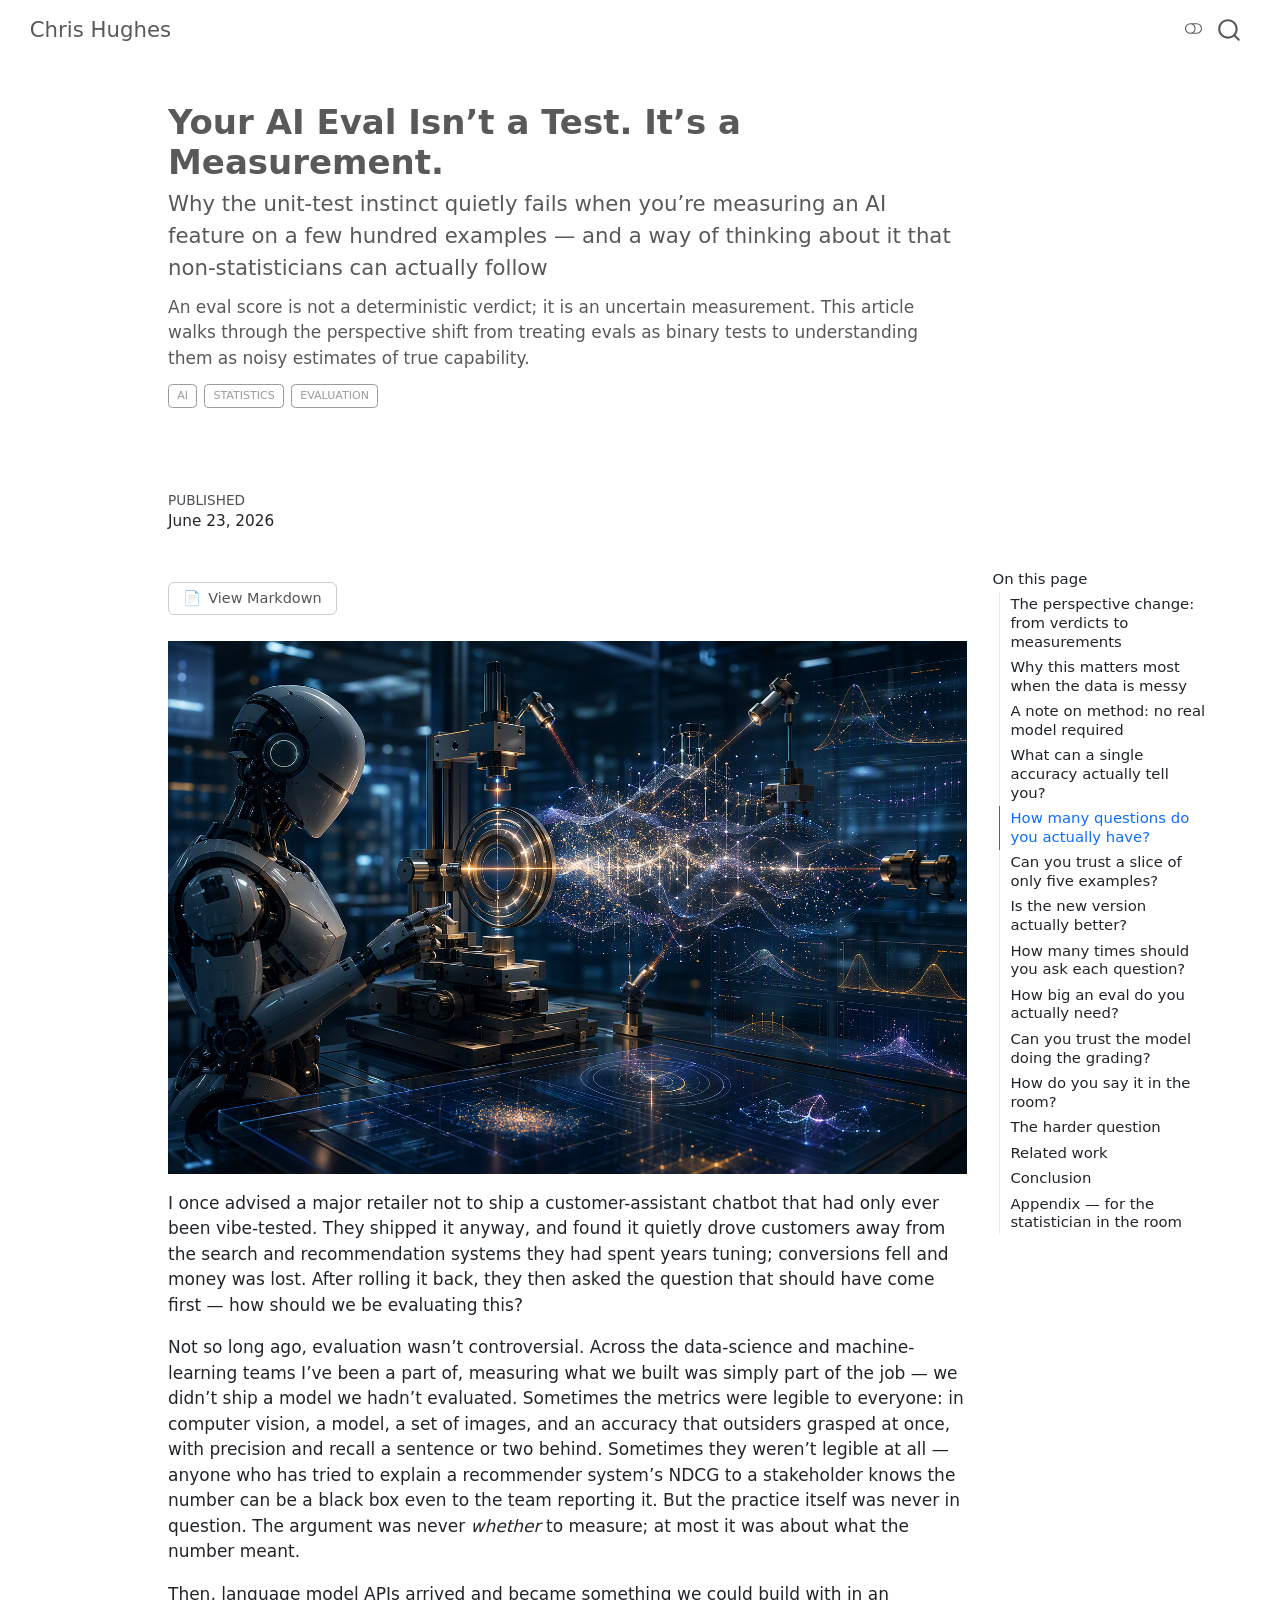
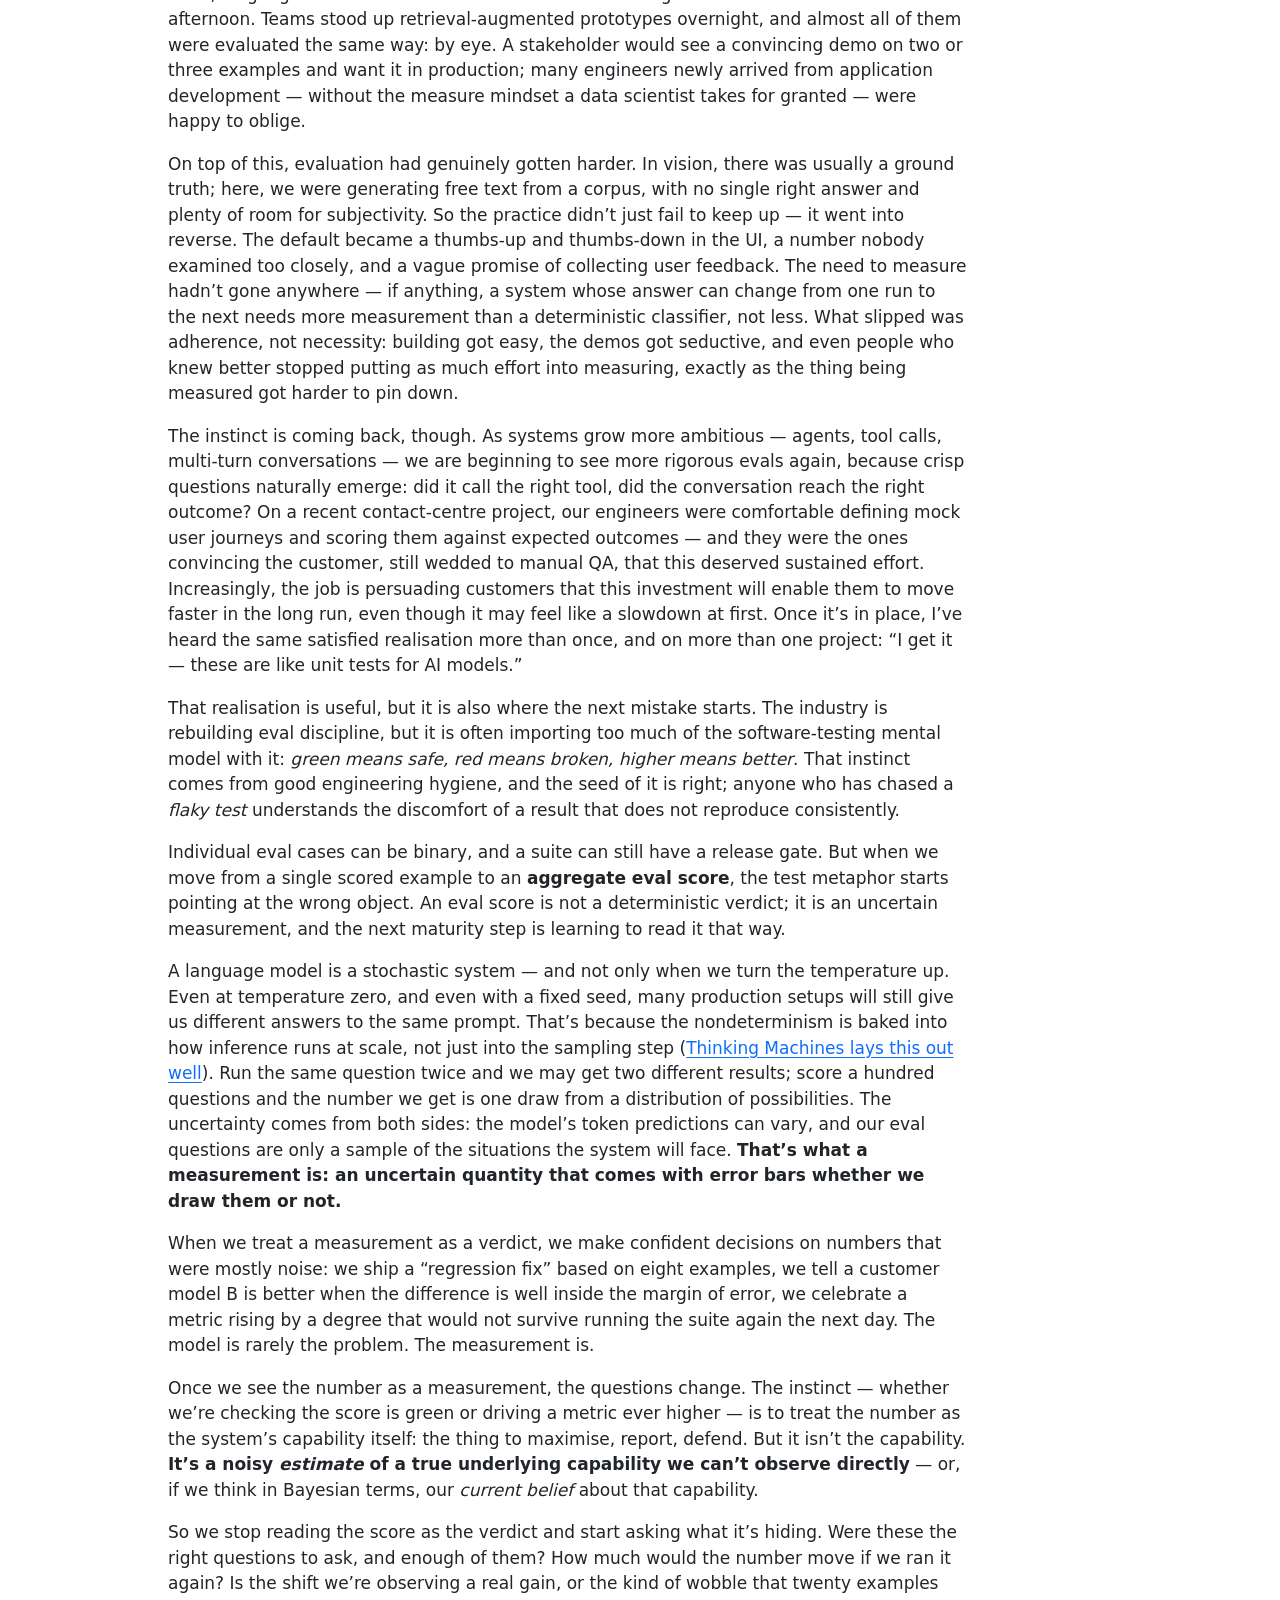
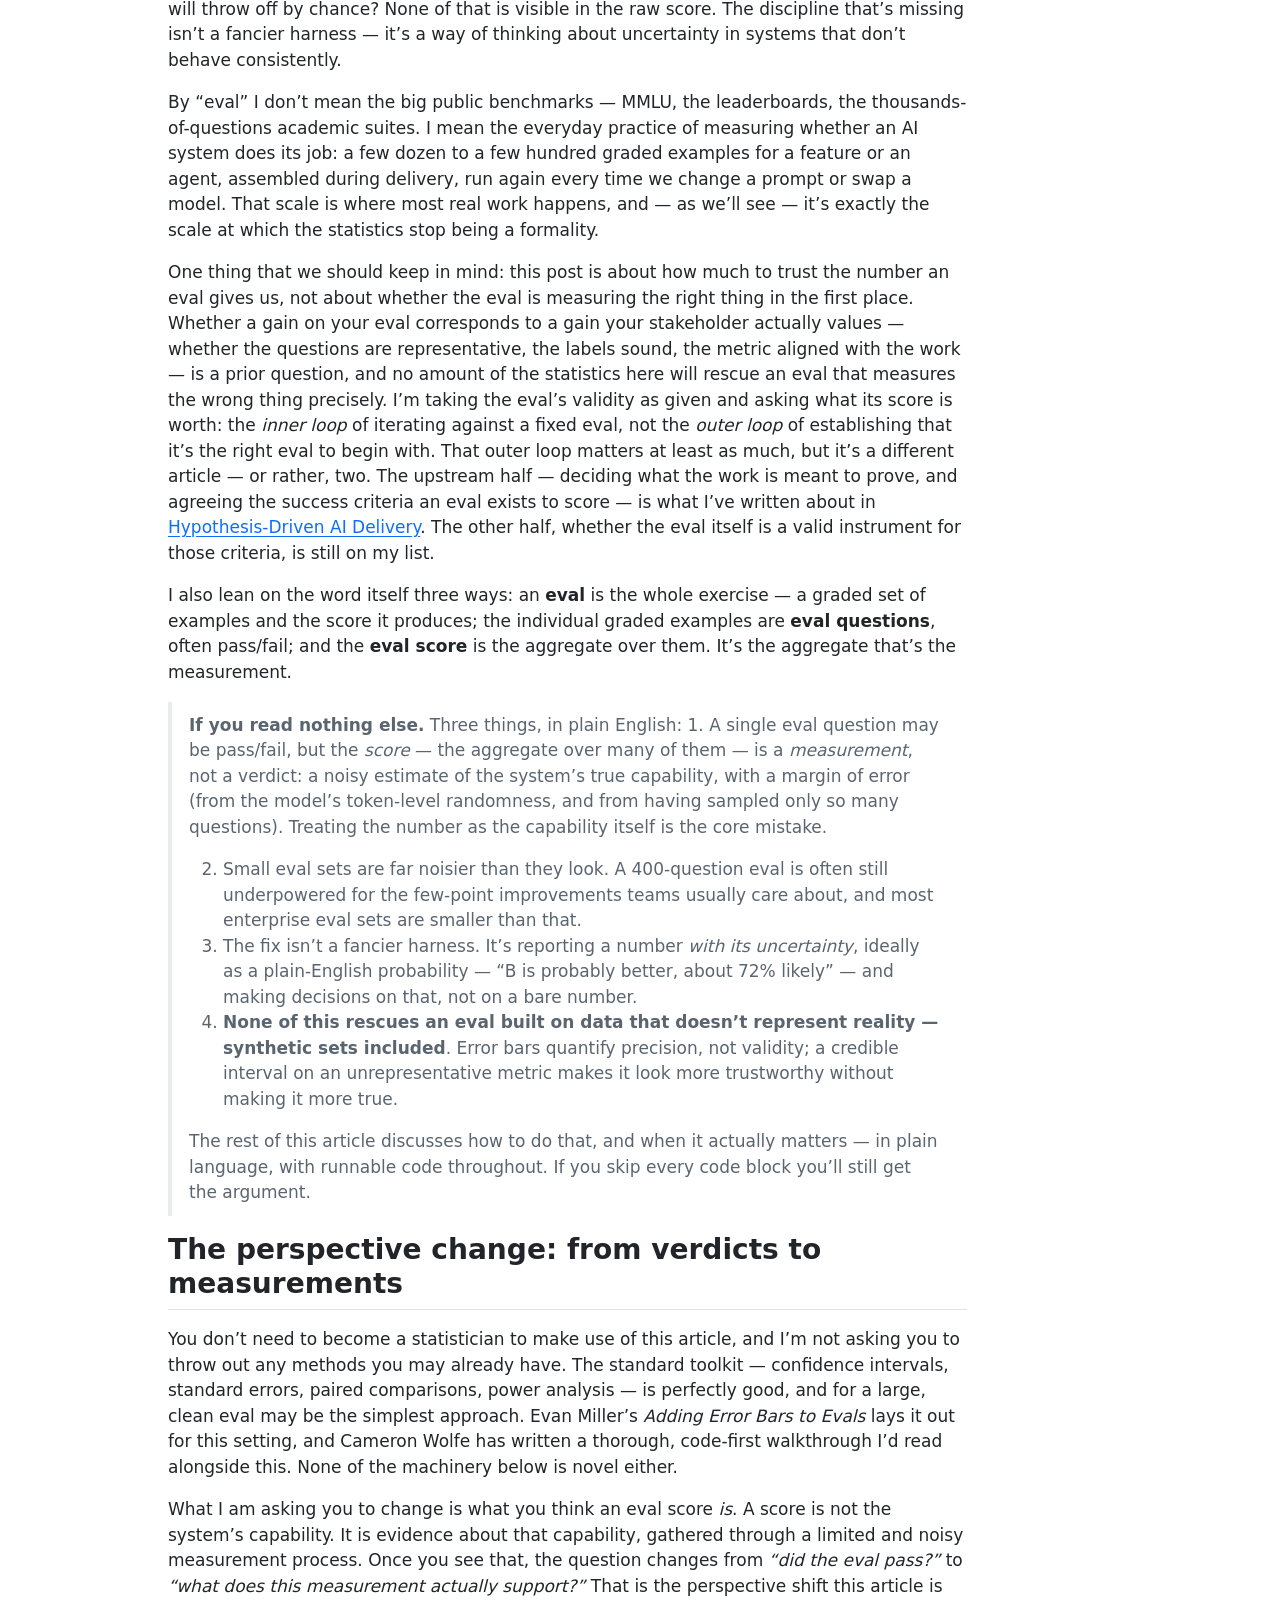
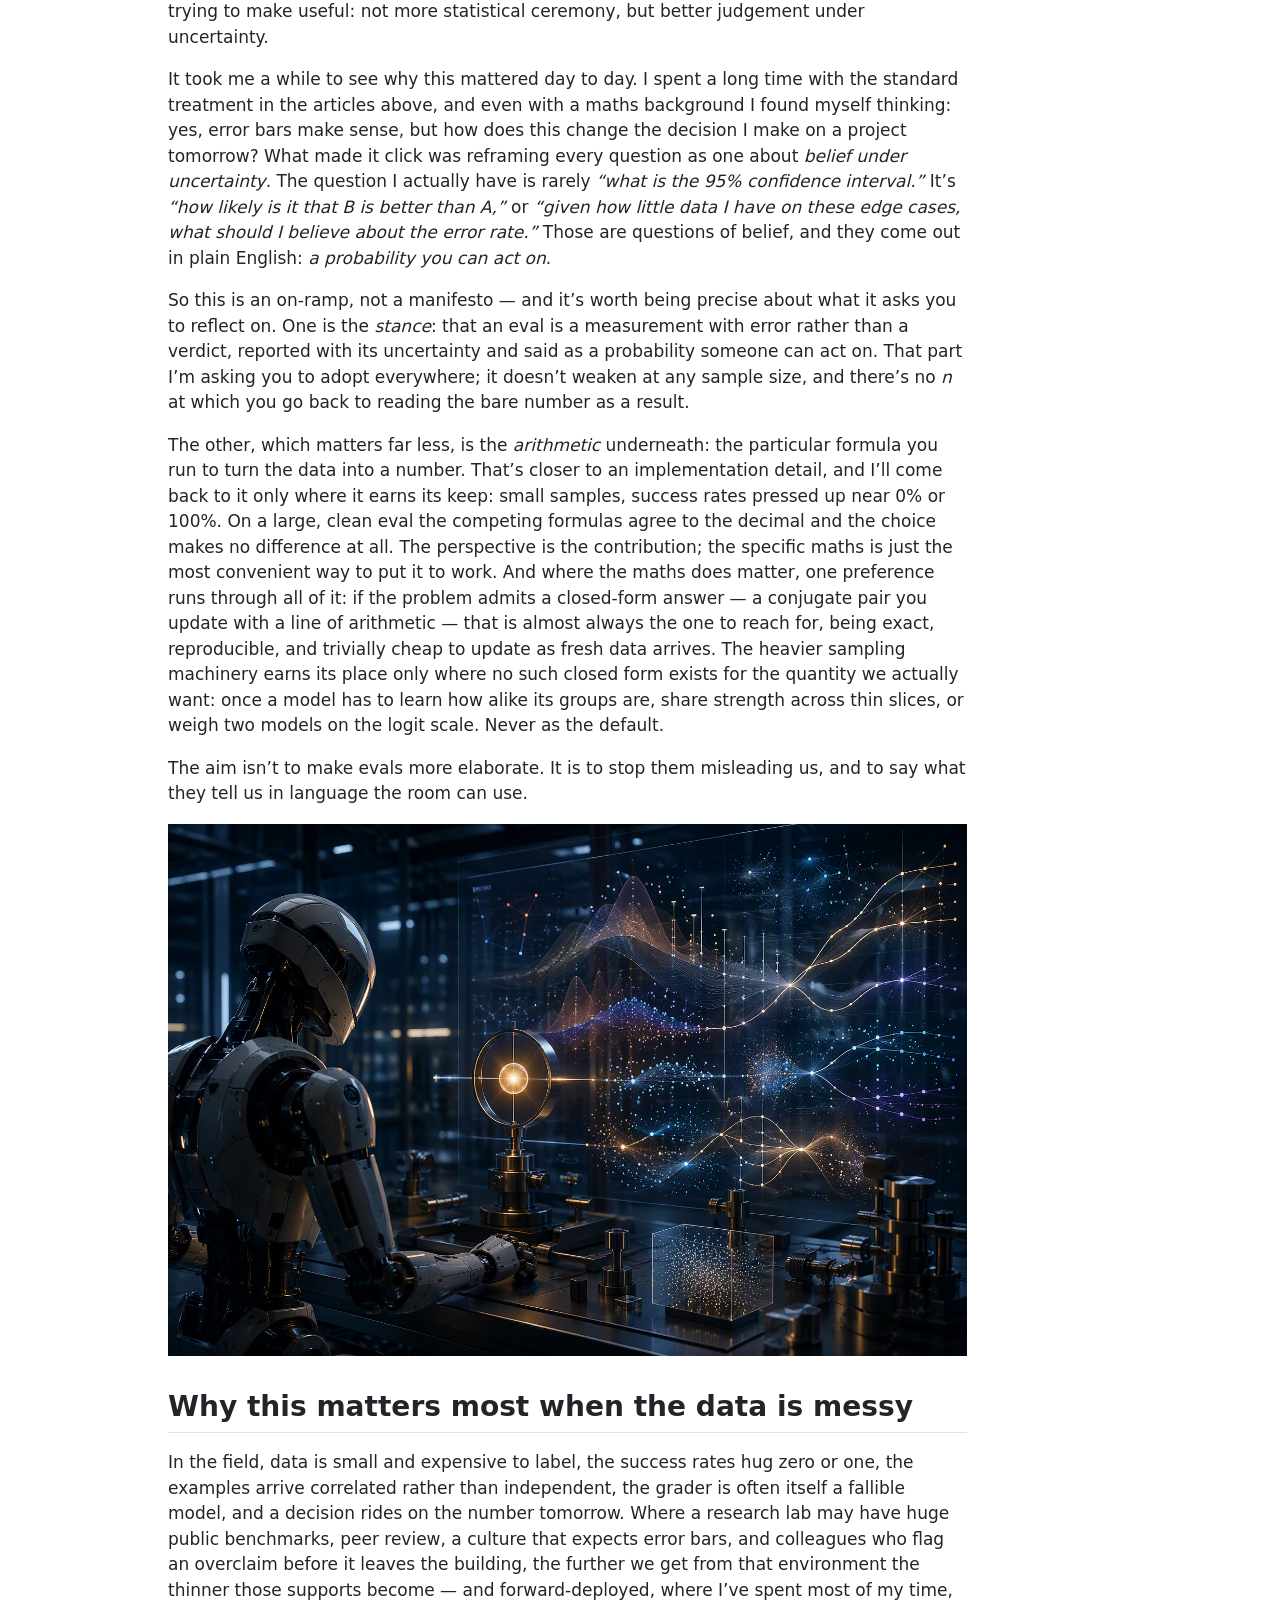
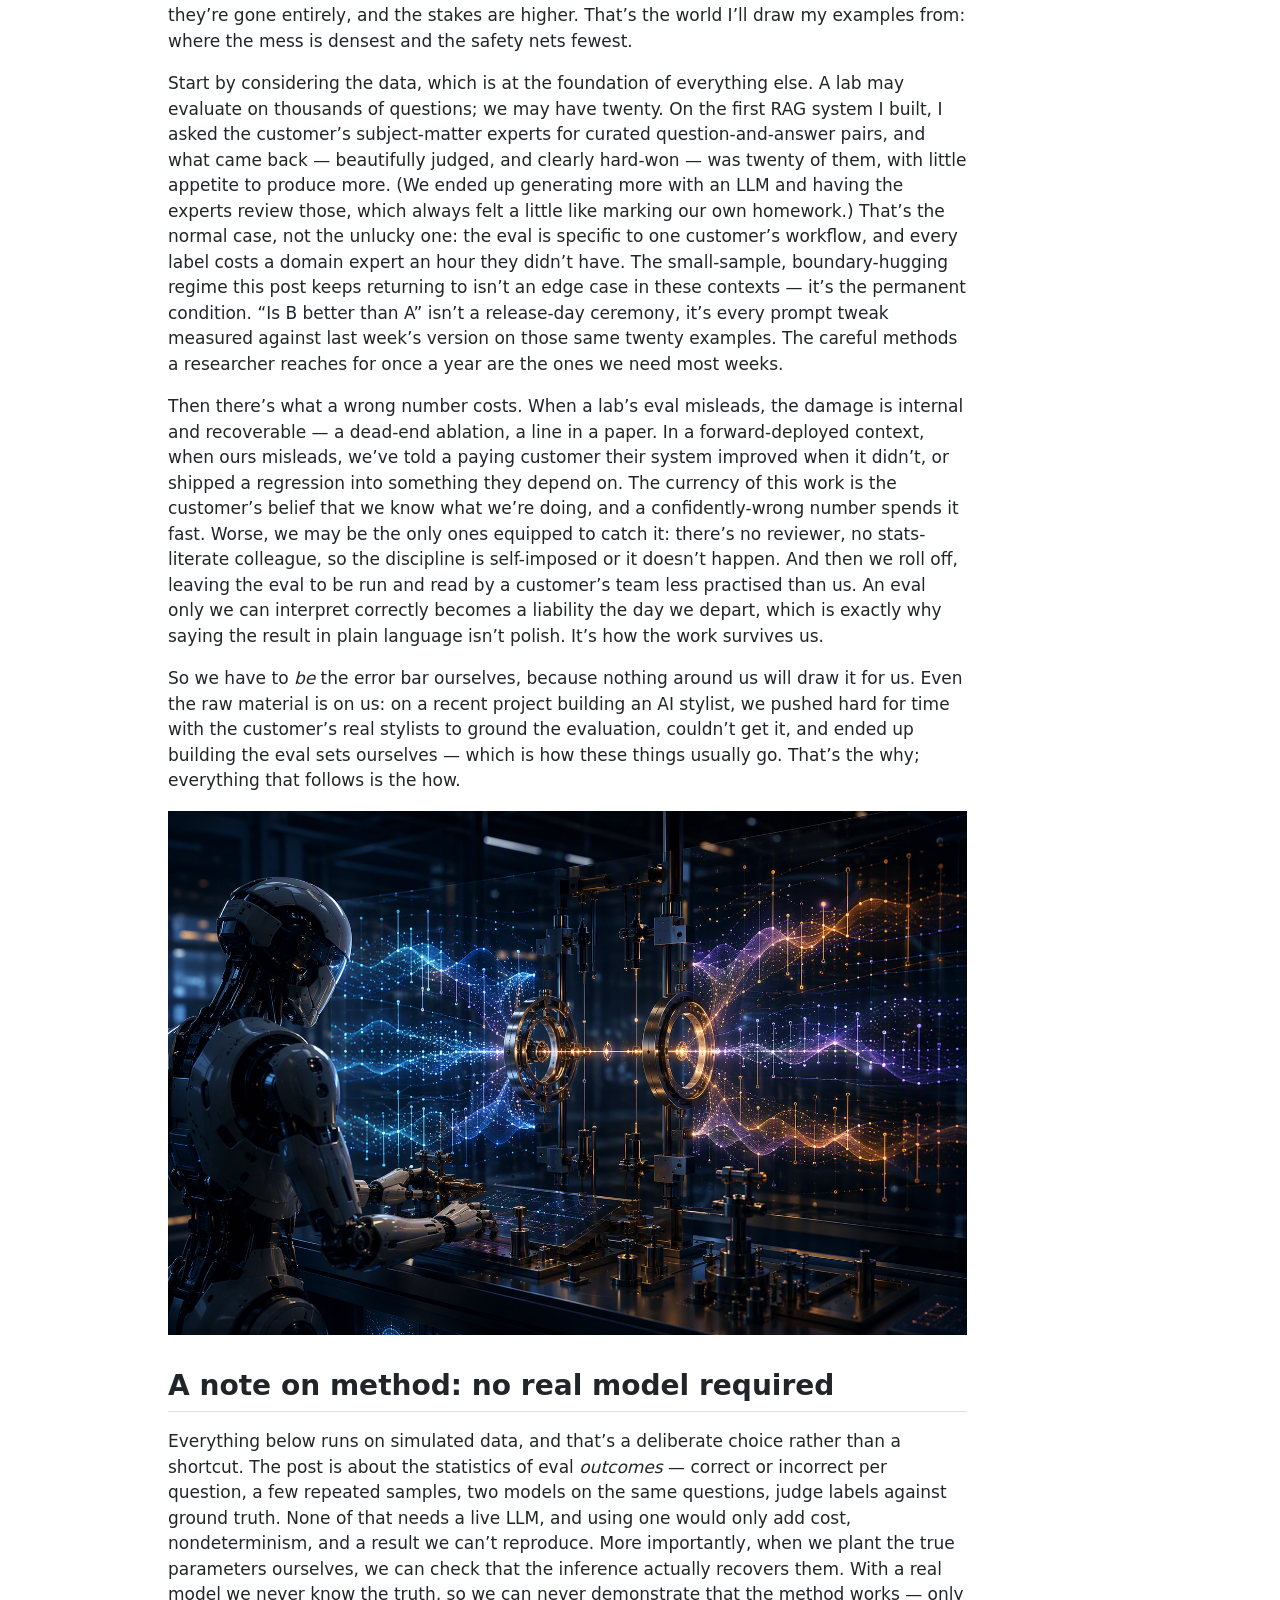
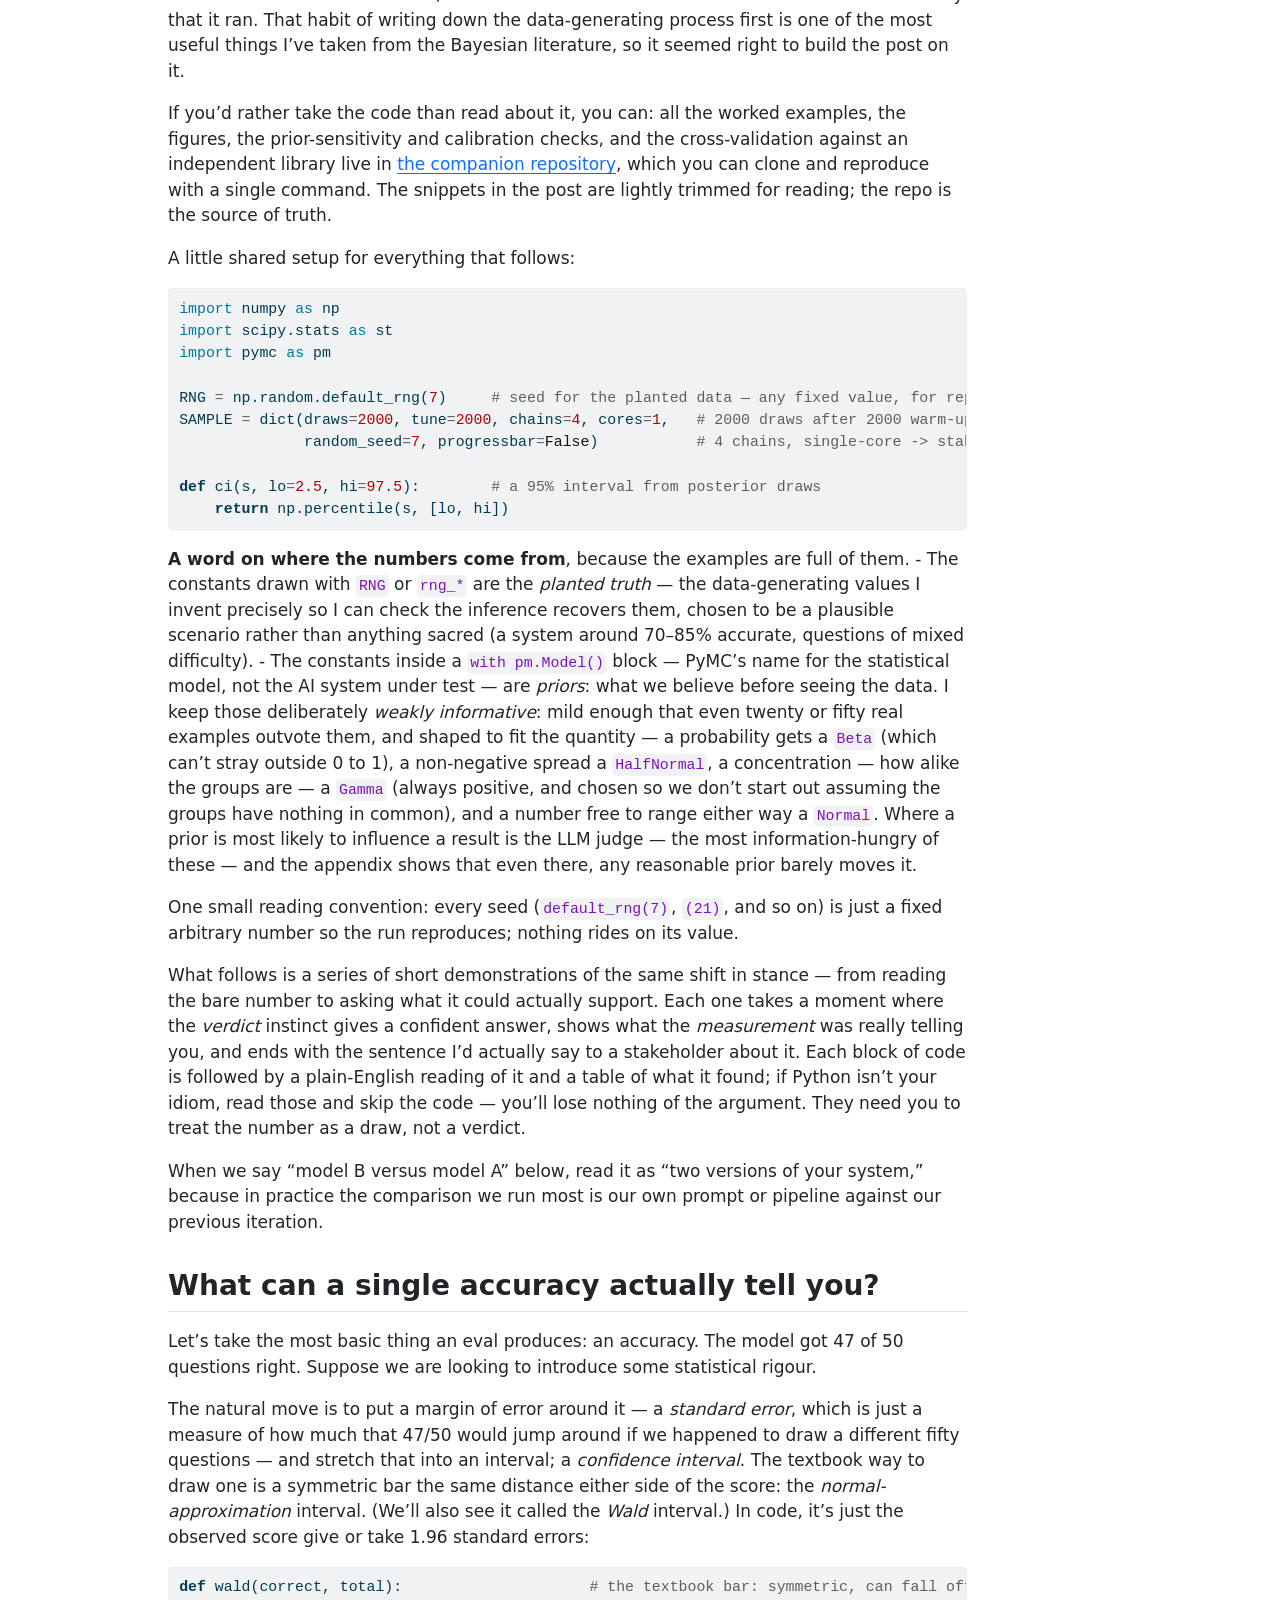
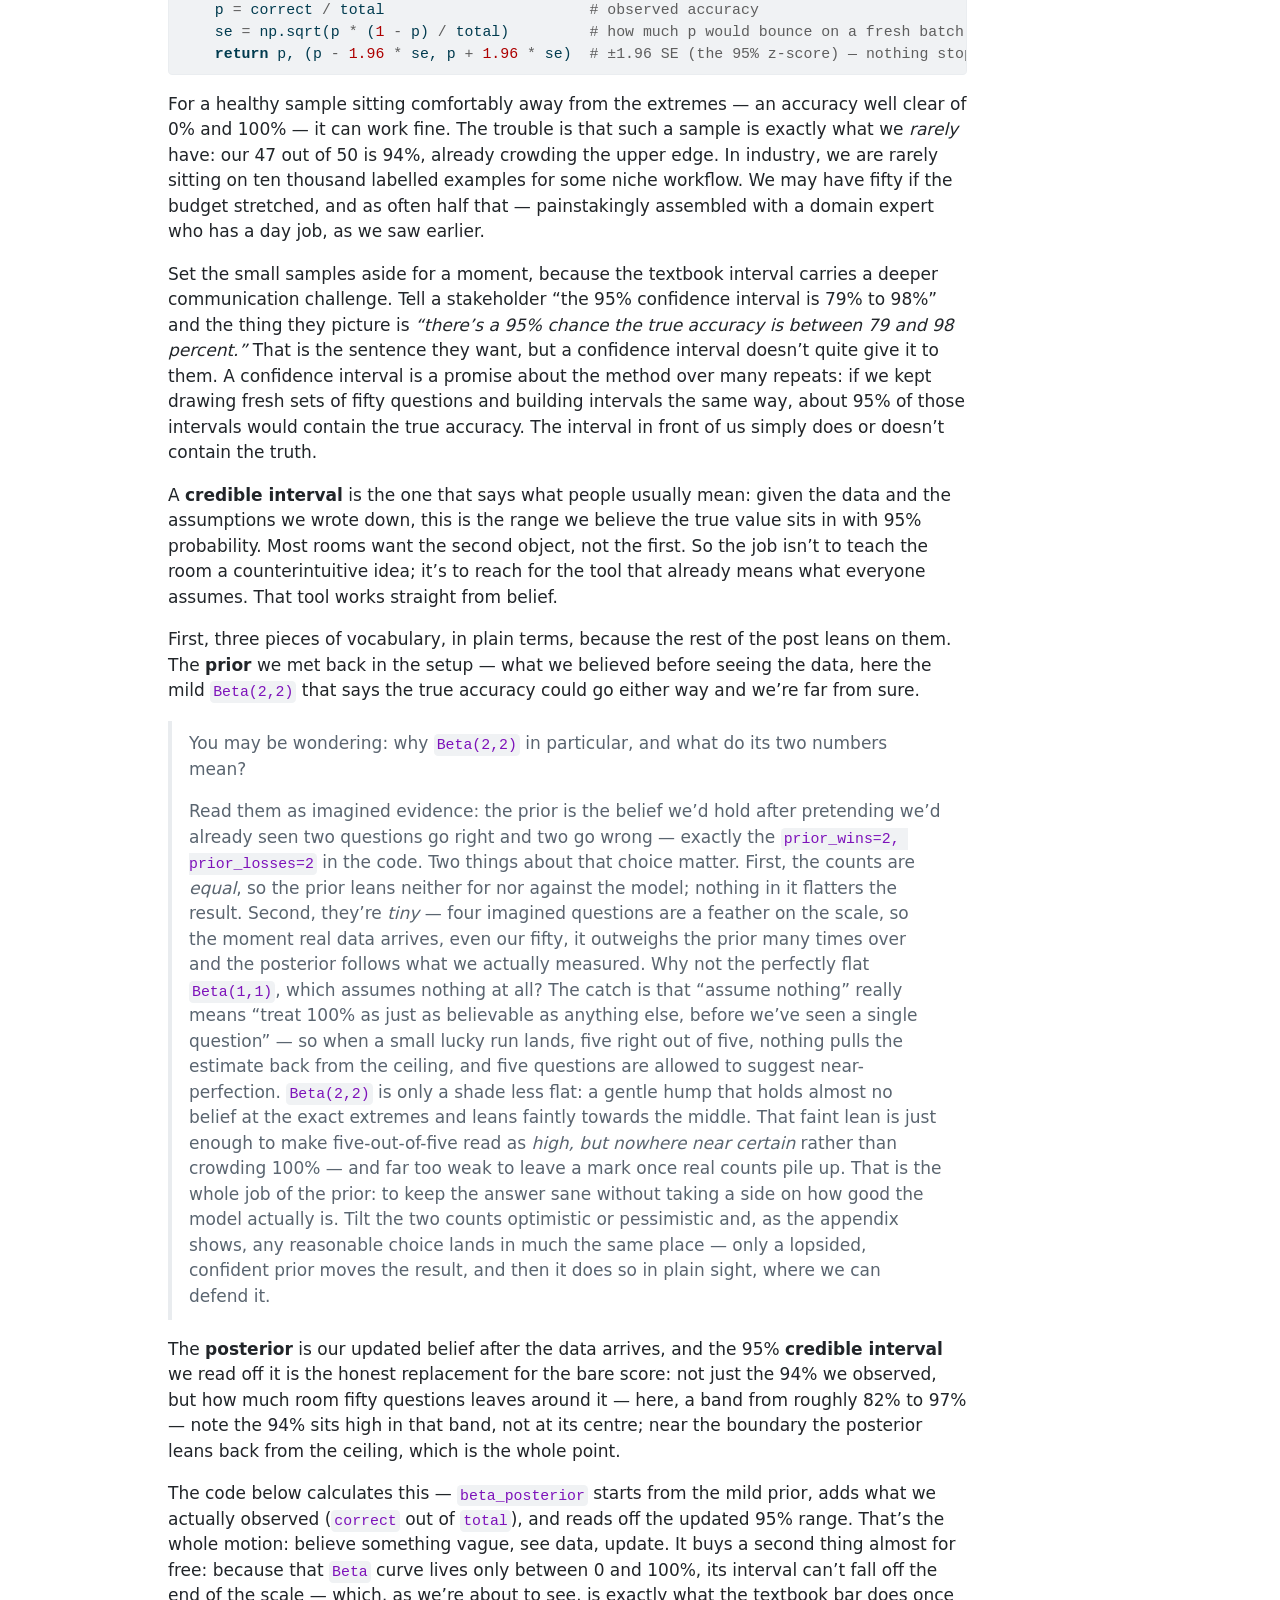
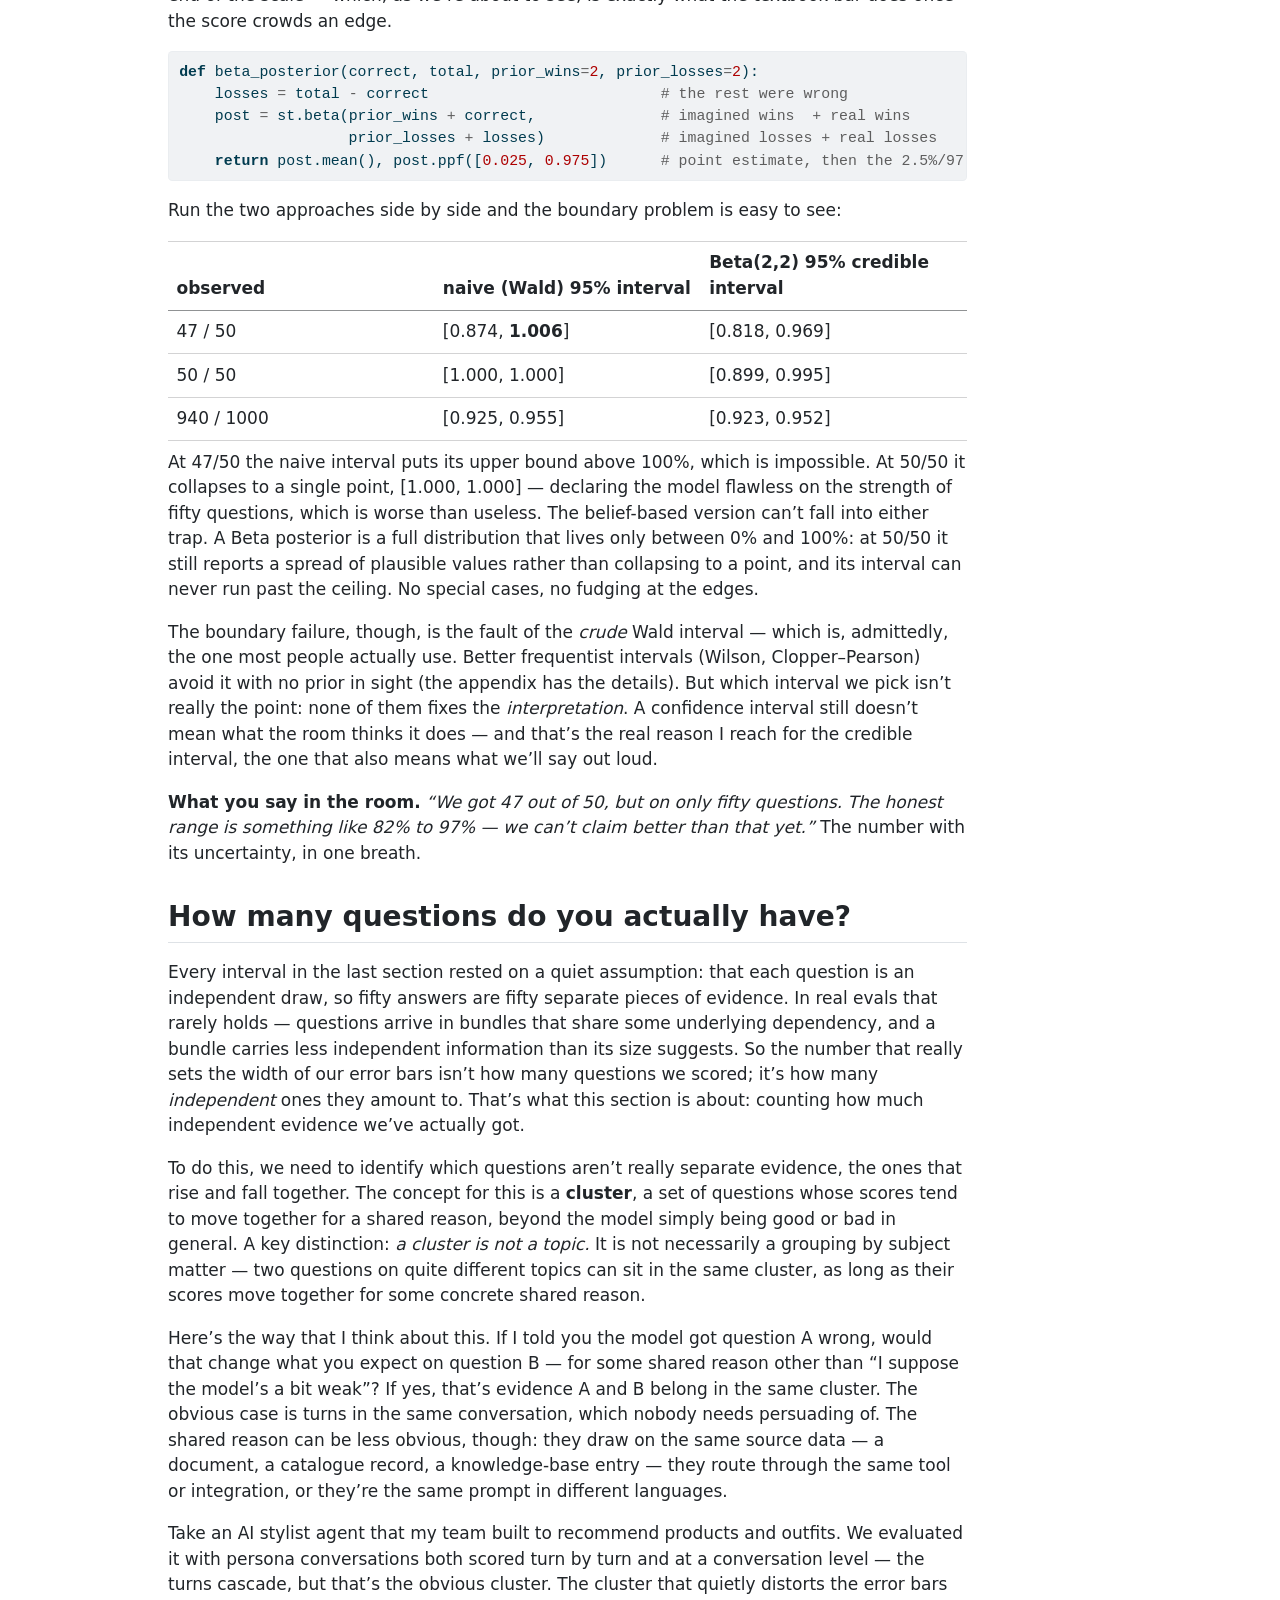
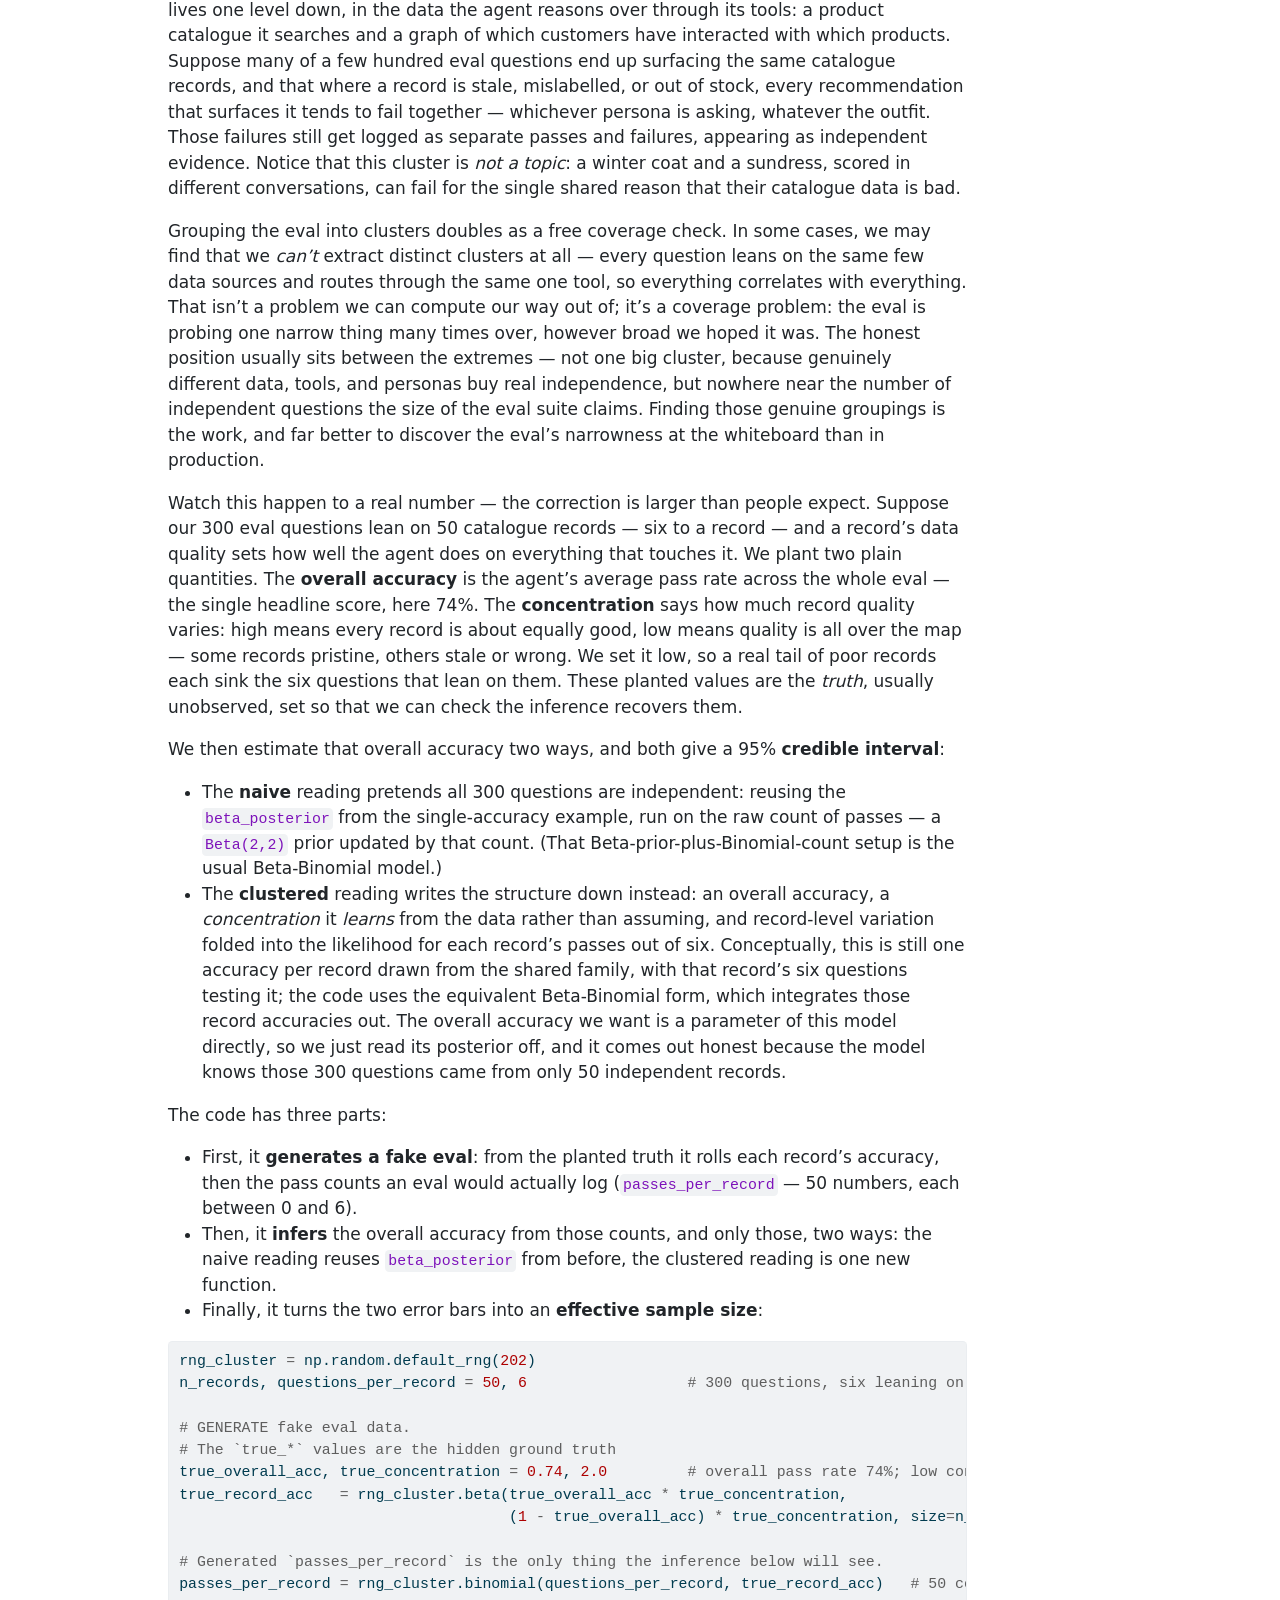
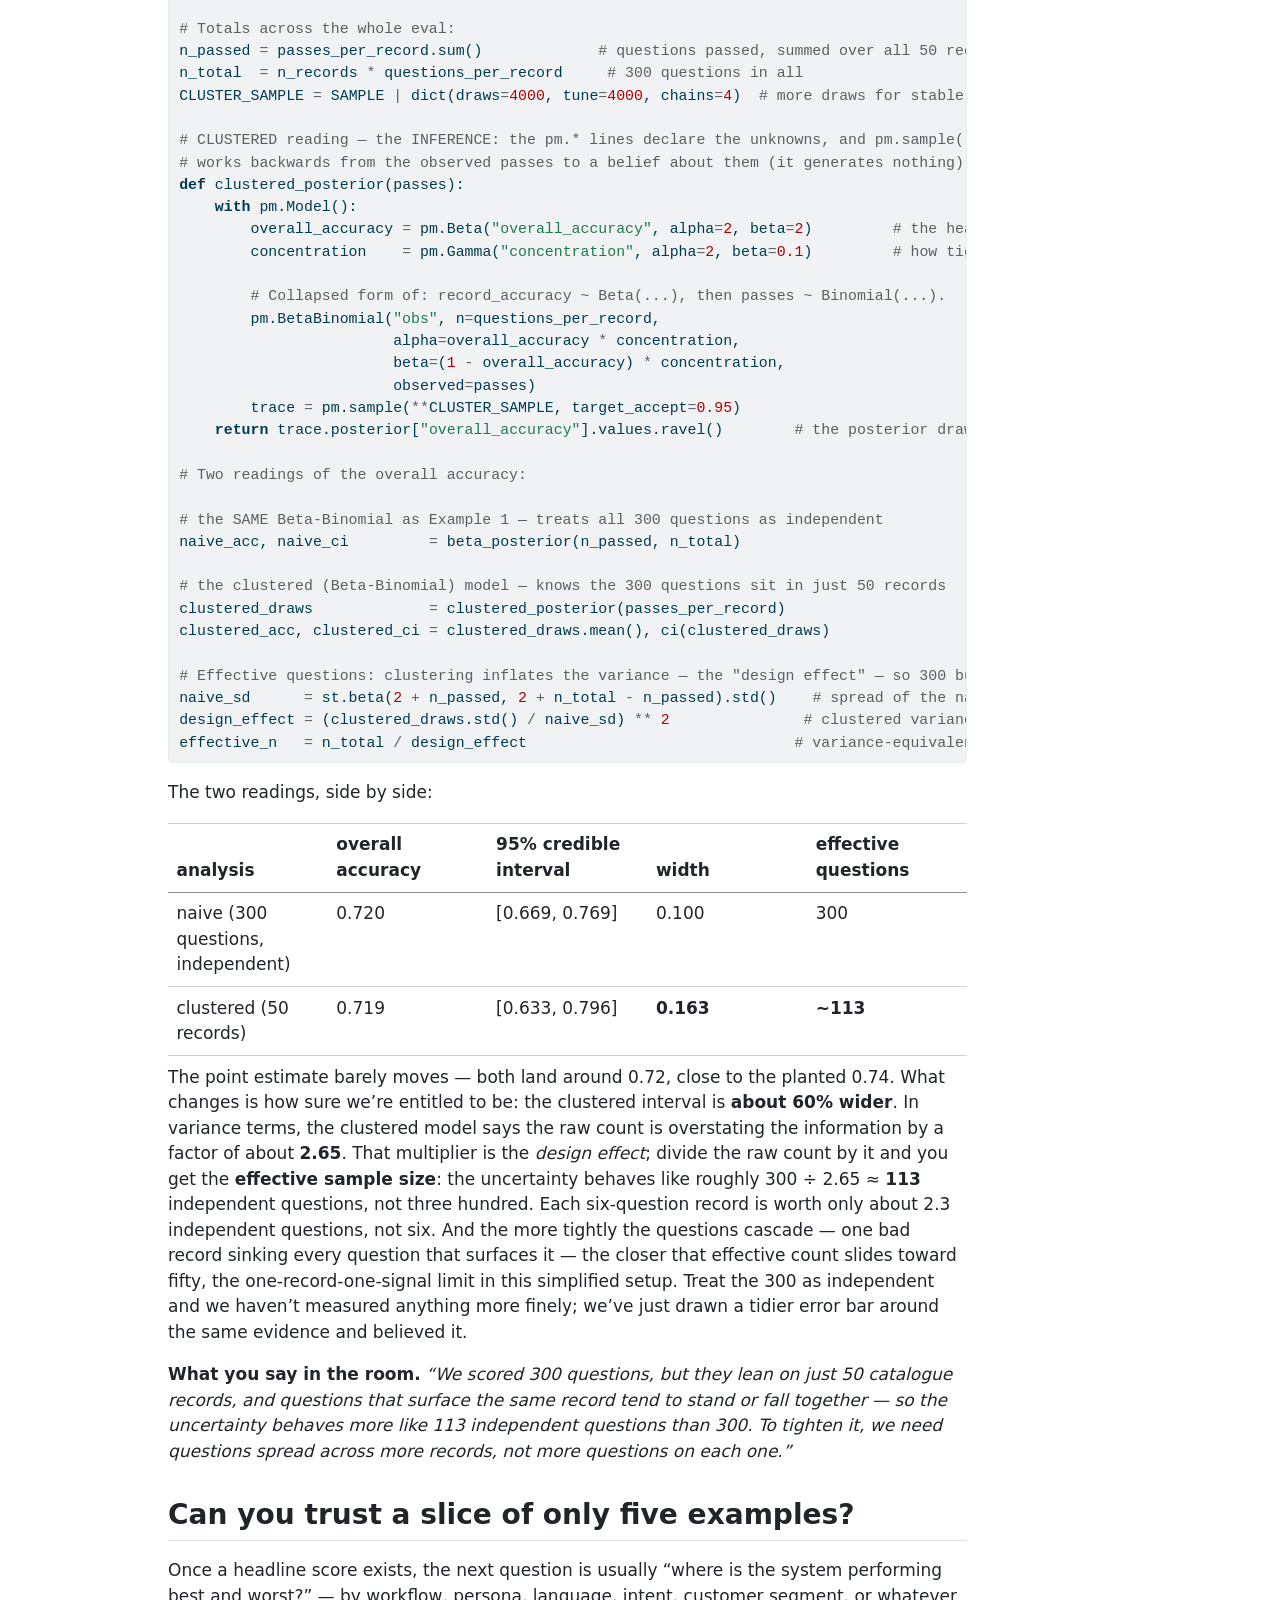
<file: posts/evals-are-measurements-not-tests/index.html>
<!DOCTYPE html>
<html xmlns="http://www.w3.org/1999/xhtml" lang="en" xml:lang="en"><head>

<meta charset="utf-8">
<meta name="generator" content="quarto-1.10.18">

<meta name="viewport" content="width=device-width, initial-scale=1.0, user-scalable=yes">

<meta name="dcterms.date" content="2026-06-23">
<meta name="description" content="An eval score is not a deterministic verdict; it is an uncertain measurement. This article walks through the perspective shift from treating evals as binary tests to understanding them as noisy estimates of true capability.">

<title>Your AI Eval Isn’t a Test. It’s a Measurement. – Chris Hughes</title>
<style>
/* Default styles provided by pandoc.
** See https://pandoc.org/MANUAL.html#variables-for-html for config info.
*/
span.smallcaps{font-variant: small-caps;}
div.columns{display: flex; gap: 1.5em;}
div.column{flex: auto;}
@media screen {
div.columns{gap: min(4vw, 1.5em);}
div.column{overflow-x: auto;}
}
div.hanging-indent{margin-left: 1.5em; text-indent: -1.5em;}
ul.task-list{list-style: none;}
ul.task-list li input[type="checkbox"] {
  width: 0.8em;
  margin: 0 0.8em 0.2em -1em; /* quarto-specific, see https://github.com/quarto-dev/quarto-cli/issues/4556 */ 
  vertical-align: middle;
}
/* CSS for syntax highlighting */
html { -webkit-text-size-adjust: 100%; }
pre > code.sourceCode { white-space: pre; position: relative; }
pre > code.sourceCode > span { display: inline-block; line-height: 1.25; }
pre > code.sourceCode > span:empty { height: 1.2em; }
.sourceCode { overflow: visible; }
code.sourceCode > span { color: inherit; text-decoration: inherit; }
div.sourceCode { margin: 1em 0; }
pre.sourceCode { margin: 0; }
@media screen {
div.sourceCode { overflow: auto; }
}
@media print {
pre > code.sourceCode { white-space: pre-wrap; }
pre > code.sourceCode > span { text-indent: -5em; padding-left: 5em; }
}
pre.numberSource code
  { counter-reset: source-line 0; }
pre.numberSource code > span
  { position: relative; left: -4em; counter-increment: source-line; }
pre.numberSource code > span > a:first-child::before
  { content: counter(source-line);
    position: relative; left: -1em; text-align: right; vertical-align: baseline;
    border: none; display: inline-block;
    -webkit-touch-callout: none; -webkit-user-select: none;
    -khtml-user-select: none; -moz-user-select: none;
    -ms-user-select: none; user-select: none;
    padding: 0 4px; width: 4em;
  }
pre.numberSource { margin-left: 3em;  padding-left: 4px; }
div.sourceCode
  {   }
@media screen {
pre > code.sourceCode > span > a:first-child::before { text-decoration: underline; }
}
</style>


<script src="../../site_libs/quarto-nav/quarto-nav.js"></script>
<script src="../../site_libs/quarto-nav/headroom.min.js"></script>
<script src="../../site_libs/clipboard/clipboard.min.js"></script>
<script src="../../site_libs/quarto-search/autocomplete.umd.js"></script>
<script src="../../site_libs/quarto-search/fuse.min.js"></script>
<script src="../../site_libs/quarto-search/quarto-search.js"></script>
<meta name="quarto:offset" content="../../">
<link href="../../profile.jpg" rel="icon" type="image/jpeg">
<script src="../../site_libs/quarto-html/quarto.js" type="module"></script>
<script src="../../site_libs/quarto-html/tabsets/tabsets.js" type="module"></script>
<script src="../../site_libs/quarto-html/popper.min.js"></script>
<script src="../../site_libs/quarto-html/tippy.umd.min.js"></script>
<script src="../../site_libs/quarto-html/anchor.min.js"></script>
<link href="../../site_libs/quarto-html/tippy.css" rel="stylesheet">
<link href="../../site_libs/quarto-html/quarto-syntax-highlighting-64a204ab8560d761af7679ceaba22944.css" rel="stylesheet" class="quarto-color-scheme" id="quarto-text-highlighting-styles">
<link href="../../site_libs/quarto-html/quarto-syntax-highlighting-dark-b85bc7c33db8c58e0ec93c3465666fed.css" rel="stylesheet" class="quarto-color-scheme quarto-color-alternate" id="quarto-text-highlighting-styles">
<link href="../../site_libs/quarto-html/quarto-syntax-highlighting-64a204ab8560d761af7679ceaba22944.css" rel="stylesheet" class="quarto-color-scheme-extra" id="quarto-text-highlighting-styles">
<script src="../../site_libs/bootstrap/bootstrap.min.js"></script>
<link href="../../site_libs/bootstrap/bootstrap-icons.css" rel="stylesheet">
<link href="../../site_libs/bootstrap/bootstrap-6105abc1fbcb78934dd6dfb0e21c61fe.min.css" rel="stylesheet" append-hash="true" class="quarto-color-scheme" id="quarto-bootstrap" data-mode="light">
<link href="../../site_libs/bootstrap/bootstrap-dark-bad7eb6acb78bec35b2014344c72f93c.min.css" rel="stylesheet" append-hash="true" class="quarto-color-scheme quarto-color-alternate" id="quarto-bootstrap" data-mode="dark">
<link href="../../site_libs/bootstrap/bootstrap-6105abc1fbcb78934dd6dfb0e21c61fe.min.css" rel="stylesheet" append-hash="true" class="quarto-color-scheme-extra" id="quarto-bootstrap" data-mode="light">
<script id="quarto-search-options" type="application/json">{
  "location": "navbar",
  "copy-button": false,
  "collapse-after": 3,
  "panel-placement": "end",
  "type": "overlay",
  "limit": 50,
  "keyboard-shortcut": [
    "f",
    "/",
    "s"
  ],
  "show-item-context": false,
  "language": {
    "search-no-results-text": "No results",
    "search-matching-documents-text": "matching documents",
    "search-copy-link-title": "Copy link to search",
    "search-hide-matches-text": "Hide additional matches",
    "search-more-match-text": "more match in this document",
    "search-more-matches-text": "more matches in this document",
    "search-clear-button-title": "Clear",
    "search-text-placeholder": "",
    "search-detached-cancel-button-title": "Cancel",
    "search-submit-button-title": "Submit",
    "search-label": "Search"
  }
}</script>
<meta name="google-site-verification" content="AGF-dapdxVAPw474kSusFtx18hRUnG14JVgfg-pqNw8">


<link rel="stylesheet" href="../../styles.css">
<meta property="og:title" content="Your AI Eval Isn’t a Test. It’s a Measurement. – Chris Hughes">
<meta property="og:description" content="An eval score is not a deterministic verdict; it is an uncertain measurement. This article walks through the perspective shift from treating evals as binary tests to understanding them as noisy estimates of true capability.">
<meta property="og:image" content="https://chris-hughes10.github.io/posts/evals-are-measurements-not-tests/headline.png">
<meta property="og:site_name" content="Chris Hughes">
<meta property="og:image:height" content="1024">
<meta property="og:image:width" content="1536">
<meta name="twitter:title" content="Your AI Eval Isn’t a Test. It’s a Measurement. – Chris Hughes">
<meta name="twitter:description" content="An eval score is not a deterministic verdict; it is an uncertain measurement. This article walks through the perspective shift from treating evals as binary tests to understanding them as noisy estimates of true capability.">
<meta name="twitter:image" content="https://chris-hughes10.github.io/posts/evals-are-measurements-not-tests/headline.png">
<meta name="twitter:image-height" content="1024">
<meta name="twitter:image-width" content="1536">
<meta name="twitter:card" content="summary_large_image">
</head>

<body class="nav-fixed quarto-light"><script id="quarto-html-before-body" type="application/javascript">
    const toggleBodyColorMode = (bsSheetEl) => {
      const mode = bsSheetEl.getAttribute("data-mode");
      const bodyEl = window.document.querySelector("body");
      if (mode === "dark") {
        bodyEl.classList.add("quarto-dark");
        bodyEl.classList.remove("quarto-light");
      } else {
        bodyEl.classList.add("quarto-light");
        bodyEl.classList.remove("quarto-dark");
      }
    }
    const toggleBodyColorPrimary = () => {
      const bsSheetEl = window.document.querySelector("link#quarto-bootstrap:not([rel=disabled-stylesheet])");
      if (bsSheetEl) {
        toggleBodyColorMode(bsSheetEl);
      }
    }
    const setColorSchemeToggle = (alternate) => {
      const toggles = window.document.querySelectorAll('.quarto-color-scheme-toggle');
      for (let i=0; i < toggles.length; i++) {
        const toggle = toggles[i];
        if (toggle) {
          if (alternate) {
            toggle.classList.add("alternate");
          } else {
            toggle.classList.remove("alternate");
          }
        }
      }
    };
    const toggleColorMode = (alternate) => {
      // Switch the stylesheets
      const primaryStylesheets = window.document.querySelectorAll('link.quarto-color-scheme:not(.quarto-color-alternate)');
      const alternateStylesheets = window.document.querySelectorAll('link.quarto-color-scheme.quarto-color-alternate');
      manageTransitions('#quarto-margin-sidebar .nav-link', false);
      if (alternate) {
        // note: dark is layered on light, we don't disable primary!
        enableStylesheet(alternateStylesheets);
        for (const sheetNode of alternateStylesheets) {
          if (sheetNode.id === "quarto-bootstrap") {
            toggleBodyColorMode(sheetNode);
          }
        }
      } else {
        disableStylesheet(alternateStylesheets);
        enableStylesheet(primaryStylesheets)
        toggleBodyColorPrimary();
      }
      manageTransitions('#quarto-margin-sidebar .nav-link', true);
      // Switch the toggles
      setColorSchemeToggle(alternate)
      // Hack to workaround the fact that safari doesn't
      // properly recolor the scrollbar when toggling (#1455)
      if (navigator.userAgent.indexOf('Safari') > 0 && navigator.userAgent.indexOf('Chrome') == -1) {
        manageTransitions("body", false);
        window.scrollTo(0, 1);
        setTimeout(() => {
          window.scrollTo(0, 0);
          manageTransitions("body", true);
        }, 40);
      }
    }
    const disableStylesheet = (stylesheets) => {
      for (let i=0; i < stylesheets.length; i++) {
        const stylesheet = stylesheets[i];
        stylesheet.rel = 'disabled-stylesheet';
      }
    }
    const enableStylesheet = (stylesheets) => {
      for (let i=0; i < stylesheets.length; i++) {
        const stylesheet = stylesheets[i];
        if(stylesheet.rel !== 'stylesheet') { // for Chrome, which will still FOUC without this check
          stylesheet.rel = 'stylesheet';
        }
      }
    }
    const manageTransitions = (selector, allowTransitions) => {
      const els = window.document.querySelectorAll(selector);
      for (let i=0; i < els.length; i++) {
        const el = els[i];
        if (allowTransitions) {
          el.classList.remove('notransition');
        } else {
          el.classList.add('notransition');
        }
      }
    }
    const isFileUrl = () => {
      return window.location.protocol === 'file:';
    }
    const hasAlternateSentinel = () => {
      let styleSentinel = getColorSchemeSentinel();
      if (styleSentinel !== null) {
        return styleSentinel === "alternate";
      } else {
        return false;
      }
    }
    const setStyleSentinel = (alternate) => {
      const value = alternate ? "alternate" : "default";
      if (!isFileUrl()) {
        window.localStorage.setItem("quarto-color-scheme", value);
      } else {
        localAlternateSentinel = value;
      }
    }
    const getColorSchemeSentinel = () => {
      if (!isFileUrl()) {
        const storageValue = window.localStorage.getItem("quarto-color-scheme");
        return storageValue != null ? storageValue : localAlternateSentinel;
      } else {
        return localAlternateSentinel;
      }
    }
    const toggleGiscusIfUsed = (isAlternate, darkModeDefault) => {
      const baseTheme = document.querySelector('#giscus-base-theme')?.value ?? 'light';
      const alternateTheme = document.querySelector('#giscus-alt-theme')?.value ?? 'dark';
      let newTheme = '';
      if(authorPrefersDark) {
        newTheme = isAlternate ? baseTheme : alternateTheme;
      } else {
        newTheme = isAlternate ? alternateTheme : baseTheme;
      }
      const changeGiscusTheme = () => {
        // From: https://github.com/giscus/giscus/issues/336
        const sendMessage = (message) => {
          const iframe = document.querySelector('iframe.giscus-frame');
          if (!iframe) return;
          iframe.contentWindow.postMessage({ giscus: message }, 'https://giscus.app');
        }
        sendMessage({
          setConfig: {
            theme: newTheme
          }
        });
      }
      const isGiscussLoaded = window.document.querySelector('iframe.giscus-frame') !== null;
      if (isGiscussLoaded) {
        changeGiscusTheme();
      }
    };
    const authorPrefersDark = false;
    const darkModeDefault = authorPrefersDark;
      document.querySelector('link#quarto-text-highlighting-styles.quarto-color-scheme-extra').rel = 'disabled-stylesheet';
      document.querySelector('link#quarto-bootstrap.quarto-color-scheme-extra').rel = 'disabled-stylesheet';
    let localAlternateSentinel = darkModeDefault ? 'alternate' : 'default';
    // Dark / light mode switch
    window.quartoToggleColorScheme = () => {
      // Read the current dark / light value
      let toAlternate = !hasAlternateSentinel();
      toggleColorMode(toAlternate);
      setStyleSentinel(toAlternate);
      toggleGiscusIfUsed(toAlternate, darkModeDefault);
      window.dispatchEvent(new Event('resize'));
    };
    // Switch to dark mode if need be
    if (hasAlternateSentinel()) {
      toggleColorMode(true);
    } else {
      toggleColorMode(false);
    }
  </script>

<div id="quarto-search-results"></div>
  <header id="quarto-header" class="headroom fixed-top quarto-banner">
    <nav class="navbar navbar-expand-lg " data-bs-theme="dark">
      <div class="navbar-container container-fluid">
      <div class="navbar-brand-container mx-auto">
    <a class="navbar-brand" href="../../index.html">
    <span class="navbar-title">Chris Hughes</span>
    </a>
  </div>
        <div class="quarto-navbar-tools tools-end">
  <a href="" class="quarto-color-scheme-toggle quarto-navigation-tool  px-1" onclick="window.quartoToggleColorScheme(); return false;" title="Toggle dark mode"><i class="bi"></i></a>
</div>
          <div id="quarto-search" class="" title="Search"></div>
      </div> <!-- /container-fluid -->
    </nav>
</header>
<!-- content -->
<header id="title-block-header" class="quarto-title-block default page-columns page-full">
  <div class="quarto-title-banner page-columns page-full">
    <div class="quarto-title column-body">
      <h1 class="title">Your AI Eval Isn’t a Test. It’s a Measurement.</h1>
            <p class="subtitle lead">Why the unit-test instinct quietly fails when you’re measuring an AI feature on a few hundred examples — and a way of thinking about it that non-statisticians can actually follow</p>
                  <div>
        <div class="description">
          An eval score is not a deterministic verdict; it is an uncertain measurement. This article walks through the perspective shift from treating evals as binary tests to understanding them as noisy estimates of true capability.
        </div>
      </div>
                          <div class="quarto-categories">
                <div class="quarto-category">AI</div>
                <div class="quarto-category">Statistics</div>
                <div class="quarto-category">Evaluation</div>
              </div>
                  </div>
  </div>
    
  
  <div class="quarto-title-meta">

      
      <div>
      <div class="quarto-title-meta-heading">Published</div>
      <div class="quarto-title-meta-contents">
        <p class="date">June 23, 2026</p>
      </div>
    </div>
    
      
    </div>
    
  
  </header><div id="quarto-content" class="quarto-container page-columns page-rows-contents page-layout-article page-navbar">
<!-- sidebar -->
<!-- margin-sidebar -->
    <div id="quarto-margin-sidebar" class="sidebar margin-sidebar">
        <nav id="TOC" role="doc-toc" class="toc-active">
    <h2 id="toc-title">On this page</h2>
   
  <ul>
  <li><a href="#the-perspective-change-from-verdicts-to-measurements" id="toc-the-perspective-change-from-verdicts-to-measurements" class="nav-link active" data-scroll-target="#the-perspective-change-from-verdicts-to-measurements">The perspective change: from verdicts to measurements</a></li>
  <li><a href="#why-this-matters-most-when-the-data-is-messy" id="toc-why-this-matters-most-when-the-data-is-messy" class="nav-link" data-scroll-target="#why-this-matters-most-when-the-data-is-messy">Why this matters most when the data is messy</a></li>
  <li><a href="#a-note-on-method-no-real-model-required" id="toc-a-note-on-method-no-real-model-required" class="nav-link" data-scroll-target="#a-note-on-method-no-real-model-required">A note on method: no real model required</a></li>
  <li><a href="#what-can-a-single-accuracy-actually-tell-you" id="toc-what-can-a-single-accuracy-actually-tell-you" class="nav-link" data-scroll-target="#what-can-a-single-accuracy-actually-tell-you">What can a single accuracy actually tell you?</a></li>
  <li><a href="#how-many-questions-do-you-actually-have" id="toc-how-many-questions-do-you-actually-have" class="nav-link" data-scroll-target="#how-many-questions-do-you-actually-have">How many questions do you actually have?</a></li>
  <li><a href="#can-you-trust-a-slice-of-only-five-examples" id="toc-can-you-trust-a-slice-of-only-five-examples" class="nav-link" data-scroll-target="#can-you-trust-a-slice-of-only-five-examples">Can you trust a slice of only five examples?</a></li>
  <li><a href="#is-the-new-version-actually-better" id="toc-is-the-new-version-actually-better" class="nav-link" data-scroll-target="#is-the-new-version-actually-better">Is the new version actually better?</a></li>
  <li><a href="#how-many-times-should-you-ask-each-question" id="toc-how-many-times-should-you-ask-each-question" class="nav-link" data-scroll-target="#how-many-times-should-you-ask-each-question">How many times should you ask each question?</a></li>
  <li><a href="#how-big-an-eval-do-you-actually-need" id="toc-how-big-an-eval-do-you-actually-need" class="nav-link" data-scroll-target="#how-big-an-eval-do-you-actually-need">How big an eval do you actually need?</a></li>
  <li><a href="#can-you-trust-the-model-doing-the-grading" id="toc-can-you-trust-the-model-doing-the-grading" class="nav-link" data-scroll-target="#can-you-trust-the-model-doing-the-grading">Can you trust the model doing the grading?</a></li>
  <li><a href="#how-do-you-say-it-in-the-room" id="toc-how-do-you-say-it-in-the-room" class="nav-link" data-scroll-target="#how-do-you-say-it-in-the-room">How do you say it in the room?</a></li>
  <li><a href="#the-harder-question" id="toc-the-harder-question" class="nav-link" data-scroll-target="#the-harder-question">The harder question</a></li>
  <li><a href="#related-work" id="toc-related-work" class="nav-link" data-scroll-target="#related-work">Related work</a></li>
  <li><a href="#conclusion" id="toc-conclusion" class="nav-link" data-scroll-target="#conclusion">Conclusion</a></li>
  <li><a href="#appendix-for-the-statistician-in-the-room" id="toc-appendix-for-the-statistician-in-the-room" class="nav-link" data-scroll-target="#appendix-for-the-statistician-in-the-room">Appendix — for the statistician in the room</a></li>
  </ul>
</nav>
    </div>
<!-- main -->
<main class="content quarto-banner-title-block" id="quarto-document-content">






<div class="source-button-wrapper"><button class="source-md-button" type="button" aria-label="View raw markdown source"><span class="source-md-button-icon" aria-hidden="true">📄</span> View Markdown</button><div class="source-md-content" hidden="">---
title: "Your AI Eval Isn't a Test. It's a Measurement."
subtitle: "Why the unit-test instinct quietly fails when you're measuring an AI feature on a few hundred examples — and a way of thinking about it that non-statisticians can actually follow"
date: "2026-06-23"
categories: [AI, Statistics, Evaluation]
reading-time: 38
image: headline.png
description: "An eval score is not a deterministic verdict; it is an uncertain measurement. This article walks through the perspective shift from treating evals as binary tests to understanding them as noisy estimates of true capability."
---

::: {.source-button}
:::

![](headline.png)

I once advised a major retailer not to ship a customer-assistant chatbot that had only ever been vibe-tested. They shipped it anyway, and found it quietly drove customers away from the search and recommendation systems they had spent years tuning; conversions fell and money was lost. After rolling it back, they then asked the question that should have come first — how should we be evaluating this?

Not so long ago, evaluation wasn't controversial. Across the data-science and machine-learning teams I've been a part of, measuring what we built was simply part of the job — we didn't ship a model we hadn't evaluated. Sometimes the metrics were legible to everyone: in computer vision, a model, a set of images, and an accuracy that outsiders grasped at once, with precision and recall a sentence or two behind. Sometimes they weren't legible at all — anyone who has tried to explain a recommender system's NDCG to a stakeholder knows the number can be a black box even to the team reporting it. But the practice itself was never in question. The argument was never *whether* to measure; at most it was about what the number meant.

Then, language model APIs arrived and became something we could build with in an afternoon. Teams stood up retrieval-augmented prototypes overnight, and almost all of them were evaluated the same way: by eye. A stakeholder would see a convincing demo on two or three examples and want it in production; many engineers newly arrived from application development — without the measure mindset a data scientist takes for granted — were happy to oblige.

On top of this, evaluation had genuinely gotten harder. In vision, there was usually a ground truth; here, we were generating free text from a corpus, with no single right answer and plenty of room for subjectivity. So the practice didn't just fail to keep up — it went into reverse. The default became a thumbs-up and thumbs-down in the UI, a number nobody examined too closely, and a vague promise of collecting user feedback. The need to measure hadn't gone anywhere — if anything, a system whose answer can change from one run to the next needs more measurement than a deterministic classifier, not less. What slipped was adherence, not necessity: building got easy, the demos got seductive, and even people who knew better stopped putting as much effort into measuring, exactly as the thing being measured got harder to pin down.

The instinct is coming back, though. As systems grow more ambitious — agents, tool calls, multi-turn conversations — we are beginning to see more rigorous evals again, because crisp questions naturally emerge: did it call the right tool, did the conversation reach the right outcome? On a recent contact-centre project, our engineers were comfortable defining mock user journeys and scoring them against expected outcomes — and they were the ones convincing the customer, still wedded to manual QA, that this deserved sustained effort. Increasingly, the job is persuading customers that this investment will enable them to move faster in the long run, even though it may feel like a slowdown at first. Once it's in place, I've heard the same satisfied realisation more than once, and on more than one project: "I get it — these are like unit tests for AI models."

That realisation is useful, but it is also where the next mistake starts. The industry is rebuilding eval discipline, but it is often importing too much of the software-testing mental model with it: *green means safe, red means broken, higher means better*. That instinct comes from good engineering hygiene, and the seed of it is right; anyone who has chased a *flaky test* understands the discomfort of a result that does not reproduce consistently.

Individual eval cases can be binary, and a suite can still have a release gate. But when we move from a single scored example to an **aggregate eval score**, the test metaphor starts pointing at the wrong object. An eval score is not a deterministic verdict; it is an uncertain measurement, and the next maturity step is learning to read it that way.

A language model is a stochastic system — and not only when we turn the temperature up. Even at temperature zero, and even with a fixed seed, many production setups will still give us different answers to the same prompt. That's because the nondeterminism is baked into how inference runs at scale, not just into the sampling step ([Thinking Machines lays this out well](https://thinkingmachines.ai/blog/defeating-nondeterminism-in-llm-inference/)). Run the same question twice and we may get two different results; score a hundred questions and the number we get is one draw from a distribution of possibilities. The uncertainty comes from both sides: the model's token predictions can vary, and our eval questions are only a sample of the situations the system will face. **That's what a measurement is: an uncertain quantity that comes with error bars whether we draw them or not.**

When we treat a measurement as a verdict, we make confident decisions on numbers that were mostly noise: we ship a "regression fix" based on eight examples, we tell a customer model B is better when the difference is well inside the margin of error, we celebrate a metric rising by a degree that would not survive running the suite again the next day. The model is rarely the problem. The measurement is.

Once we see the number as a measurement, the questions change. The instinct — whether we're checking the score is green or driving a metric ever higher — is to treat the number as the system's capability itself: the thing to maximise, report, defend. But it isn't the capability. **It's a noisy *estimate* of a true underlying capability we can't observe directly** — or, if we think in Bayesian terms, our *current belief* about that capability.

So we stop reading the score as the verdict and start asking what it's hiding. Were these the right questions to ask, and enough of them? How much would the number move if we ran it again? Is the shift we're observing a real gain, or the kind of wobble that twenty examples will throw off by chance? None of that is visible in the raw score. The discipline that's missing isn't a fancier harness — it's a way of thinking about uncertainty in systems that don't behave consistently.

By "eval" I don't mean the big public benchmarks — MMLU, the leaderboards, the thousands-of-questions academic suites. I mean the everyday practice of measuring whether an AI system does its job: a few dozen to a few hundred graded examples for a feature or an agent, assembled during delivery, run again every time we change a prompt or swap a model. That scale is where most real work happens, and — as we'll see — it's exactly the scale at which the statistics stop being a formality.

One thing that we should keep in mind: this post is about how much to trust the number an eval gives us, not about whether the eval is measuring the right thing in the first place. Whether a gain on your eval corresponds to a gain your stakeholder actually values — whether the questions are representative, the labels sound, the metric aligned with the work — is a prior question, and no amount of the statistics here will rescue an eval that measures the wrong thing precisely. I'm taking the eval's validity as given and asking what its score is worth: the *inner loop* of iterating against a fixed eval, not the *outer loop* of establishing that it's the right eval to begin with. That outer loop matters at least as much, but it's a different article — or rather, two. The upstream half — deciding what the work is meant to prove, and agreeing the success criteria an eval exists to score — is what I've written about in [Hypothesis-Driven AI Delivery](../../writing/hypothesis-driven-ai-delivery/). The other half, whether the eval itself is a valid instrument for those criteria, is still on my list.

I also lean on the word itself three ways: an **eval** is the whole exercise — a graded set of examples and the score it produces; the individual graded examples are **eval questions**, often pass/fail; and the **eval score** is the aggregate over them. It's the aggregate that's the measurement.


&gt; **If you read nothing else.** Three things, in plain English:
&gt; 1. A single eval question may be pass/fail, but the *score* — the aggregate over many of them — is a *measurement*, not a verdict: a noisy estimate of the system's true capability, with a margin of error (from the model's token-level randomness, and from having sampled only so many questions). Treating the number as the capability itself is the core mistake.
&gt;
&gt; 2. Small eval sets are far noisier than they look. A 400-question eval is often still underpowered for the few-point improvements teams usually care about, and most enterprise eval sets are smaller than that.
&gt;
&gt; 3. The fix isn't a fancier harness. It's reporting a number *with its uncertainty*, ideally as a plain-English probability — "B is probably better, about 72% likely" — and making decisions on that, not on a bare number.
&gt;
&gt; 4. **None of this rescues an eval built on data that doesn't represent reality — synthetic sets included**. Error bars quantify precision, not validity; a credible interval on an unrepresentative metric makes it look more trustworthy without making it more true.
&gt;
&gt; The rest of this article discusses how to do that, and when it actually matters — in plain language, with runnable code throughout. If you skip every code block you'll still get the argument.



## The perspective change: from verdicts to measurements

You don't need to become a statistician to make use of this article, and I'm not asking you to throw out any methods you may already have. The standard toolkit — confidence intervals, standard errors, paired comparisons, power analysis — is perfectly good, and for a large, clean eval may be the simplest approach. Evan Miller's *Adding Error Bars to Evals* lays it out for this setting, and Cameron Wolfe has written a thorough, code-first walkthrough I'd read alongside this. None of the machinery below is novel either.

What I am asking you to change is what you think an eval score *is*. A score is not the system's capability. It is evidence about that capability, gathered through a limited and noisy measurement process. Once you see that, the question changes from *"did the eval pass?"* to *"what does this measurement actually support?"* That is the perspective shift this article is trying to make useful: not more statistical ceremony, but better judgement under uncertainty.

It took me a while to see why this mattered day to day. I spent a long time with the standard treatment in the articles above, and even with a maths background I found myself thinking: yes, error bars make sense, but how does this change the decision I make on a project tomorrow? What made it click was reframing every question as one about *belief under uncertainty*. The question I actually have is rarely *"what is the 95% confidence interval."* It's *"how likely is it that B is better than A,"* or *"given how little data I have on these edge cases, what should I believe about the error rate."* Those are questions of belief, and they come out in plain English: *a probability you can act on*.

So this is an on-ramp, not a manifesto — and it's worth being precise about what it asks you to reflect on. One is the *stance*: that an eval is a measurement with error rather than a verdict, reported with its uncertainty and said as a probability someone can act on. That part I'm asking you to adopt everywhere; it doesn't weaken at any sample size, and there's no *n* at which you go back to reading the bare number as a result.

The other, which matters far less, is the *arithmetic* underneath: the particular formula you run to turn the data into a number. That's closer to an implementation detail, and I'll come back to it only where it earns its keep: small samples, success rates pressed up near 0% or 100%. On a large, clean eval the competing formulas agree to the decimal and the choice makes no difference at all. The perspective is the contribution; the specific maths is just the most convenient way to put it to work. And where the maths does matter, one preference runs through all of it: if the problem admits a closed-form answer — a conjugate pair you update with a line of arithmetic — that is almost always the one to reach for, being exact, reproducible, and trivially cheap to update as fresh data arrives. The heavier sampling machinery earns its place only where no such closed form exists for the quantity we actually want: once a model has to learn how alike its groups are, share strength across thin slices, or weigh two models on the logit scale. Never as the default.

The aim isn't to make evals more elaborate. It is to stop them misleading us, and to say what they tell us in language the room can use.

![](measuring-insight.png)

## Why this matters most when the data is messy

In the field, data is small and expensive to label, the success rates hug zero or one, the examples arrive correlated rather than independent, the grader is often itself a fallible model, and a decision rides on the number tomorrow. Where a research lab may have huge public benchmarks, peer review, a culture that expects error bars, and colleagues who flag an overclaim before it leaves the building, the further we get from that environment the thinner those supports become — and forward-deployed, where I've spent most of my time, they're gone entirely, and the stakes are higher. That's the world I'll draw my examples from: where the mess is densest and the safety nets fewest.

Start by considering the data, which is at the foundation of everything else. A lab may evaluate on thousands of questions; we may have twenty. On the first RAG system I built, I asked the customer's subject-matter experts for curated question-and-answer pairs, and what came back — beautifully judged, and clearly hard-won — was twenty of them, with little appetite to produce more. (We ended up generating more with an LLM and having the experts review those, which always felt a little like marking our own homework.) That's the normal case, not the unlucky one: the eval is specific to one customer's workflow, and every label costs a domain expert an hour they didn't have. The small-sample, boundary-hugging regime this post keeps returning to isn't an edge case in these contexts — it's the permanent condition. "Is B better than A" isn't a release-day ceremony, it's every prompt tweak measured against last week's version on those same twenty examples. The careful methods a researcher reaches for once a year are the ones we need most weeks.

Then there's what a wrong number costs. When a lab's eval misleads, the damage is internal and recoverable — a dead-end ablation, a line in a paper. In a forward-deployed context, when ours misleads, we've told a paying customer their system improved when it didn't, or shipped a regression into something they depend on. The currency of this work is the customer's belief that we know what we're doing, and a confidently-wrong number spends it fast. Worse, we may be the only ones equipped to catch it: there's no reviewer, no stats-literate colleague, so the discipline is self-imposed or it doesn't happen. And then we roll off, leaving the eval to be run and read by a customer's team less practised than us. An eval only we can interpret correctly becomes a liability the day we depart, which is exactly why saying the result in plain language isn't polish. It's how the work survives us.

So we have to *be* the error bar ourselves, because nothing around us will draw it for us. Even the raw material is on us: on a recent project building an AI stylist, we pushed hard for time with the customer's real stylists to ground the evaluation, couldn't get it, and ended up building the eval sets ourselves — which is how these things usually go. That's the why; everything that follows is the how.

![](measurement-scales.png)

## A note on method: no real model required

Everything below runs on simulated data, and that's a deliberate choice rather than a shortcut. The post is about the statistics of eval *outcomes* — correct or incorrect per question, a few repeated samples, two models on the same questions, judge labels against ground truth. None of that needs a live LLM, and using one would only add cost, nondeterminism, and a result we can't reproduce. More importantly, when we plant the true parameters ourselves, we can check that the inference actually recovers them. With a real model we never know the truth, so we can never demonstrate that the method works — only that it ran. That habit of writing down the data-generating process first is one of the most useful things I've taken from the Bayesian literature, so it seemed right to build the post on it.

If you'd rather take the code than read about it, you can: all the worked examples, the figures, the prior-sensitivity and calibration checks, and the cross-validation against an independent library live in [the companion repository](https://github.com/Chris-hughes10/eval-blog), which you can clone and reproduce with a single command. The snippets in the post are lightly trimmed for reading; the repo is the source of truth.

A little shared setup for everything that follows:

```python
import numpy as np
import scipy.stats as st
import pymc as pm

RNG = np.random.default_rng(7)     # seed for the planted data — any fixed value, for reproducibility
SAMPLE = dict(draws=2000, tune=2000, chains=4, cores=1,   # 2000 draws after 2000 warm-up steps;
              random_seed=7, progressbar=False)           # 4 chains, single-core -&gt; stable, reproducible re-runs

def ci(s, lo=2.5, hi=97.5):        # a 95% interval from posterior draws
    return np.percentile(s, [lo, hi])
```

**A word on where the numbers come from**, because the examples are full of them.
- The constants drawn with `RNG` or `rng_*` are the *planted truth* — the data-generating values I invent precisely so I can check the inference recovers them, chosen to be a plausible scenario rather than anything sacred (a system around 70–85% accurate, questions of mixed difficulty).
- The constants inside a `with pm.Model()` block — PyMC's name for the statistical model, not the AI system under test — are *priors*: what we believe before seeing the data. I keep those deliberately *weakly informative*: mild enough that even twenty or fifty real examples outvote them, and shaped to fit the quantity — a probability gets a `Beta` (which can't stray outside 0 to 1), a non-negative spread a `HalfNormal`, a concentration — how alike the groups are — a `Gamma` (always positive, and chosen so we don't start out assuming the groups have nothing in common), and a number free to range either way a `Normal`. Where a prior is most likely to influence a result is the LLM judge — the most information-hungry of these — and the appendix shows that even there, any reasonable prior barely moves it.

One small reading convention: every seed (`default_rng(7)`, `(21)`, and so on) is just a fixed arbitrary number so the run reproduces; nothing rides on its value.

What follows is a series of short demonstrations of the same shift in stance — from reading the bare number to asking what it could actually support. Each one takes a moment where the *verdict* instinct gives a confident answer, shows what the *measurement* was really telling you, and ends with the sentence I'd actually say to a stakeholder about it. Each block of code is followed by a plain-English reading of it and a table of what it found; if Python isn't your idiom, read those and skip the code — you'll lose nothing of the argument. They need you to treat the number as a draw, not a verdict.

When we say "model B versus model A" below, read it as "two versions of your system," because in practice the comparison we run most is our own prompt or pipeline against our previous iteration.

## What can a single accuracy actually tell you?

Let's take the most basic thing an eval produces: an accuracy. The model got 47 of 50 questions right. Suppose we are looking to introduce some statistical rigour.

The natural move is to put a margin of error around it — a *standard error*, which is just a measure of how much that 47/50 would jump around if we happened to draw a different fifty questions — and stretch that into an interval; a *confidence interval*. The textbook way to draw one is a symmetric bar the same distance either side of the score: the *normal-approximation* interval. (We'll also see it called the *Wald* interval.) In code, it's just the observed score give or take 1.96 standard errors:

```python
def wald(correct, total):                     # the textbook bar: symmetric, can fall off [0,1]
    p = correct / total                       # observed accuracy
    se = np.sqrt(p * (1 - p) / total)         # how much p would bounce on a fresh batch of questions
    return p, (p - 1.96 * se, p + 1.96 * se)  # ±1.96 SE (the 95% z-score) — nothing stops this exceeding 1
```

For a healthy sample sitting comfortably away from the extremes — an accuracy well clear of 0% and 100% — it can work fine. The trouble is that such a sample is exactly what we *rarely* have: our 47 out of 50 is 94%, already crowding the upper edge. In industry, we are rarely sitting on ten thousand labelled examples for some niche workflow. We may have fifty if the budget stretched, and as often half that — painstakingly assembled with a domain expert who has a day job, as we saw earlier.

Set the small samples aside for a moment, because the textbook interval carries a deeper communication challenge. Tell a stakeholder "the 95% confidence interval is 79% to 98%" and the thing they picture is *"there's a 95% chance the true accuracy is between 79 and 98 percent."* That is the sentence they want, but a confidence interval doesn't quite give it to them. A confidence interval is a promise about the method over many repeats: if we kept drawing fresh sets of fifty questions and building intervals the same way, about 95% of those intervals would contain the true accuracy. The interval in front of us simply does or doesn't contain the truth.

A **credible interval** is the one that says what people usually mean: given the data and the assumptions we wrote down, this is the range we believe the true value sits in with 95% probability. Most rooms want the second object, not the first. So the job isn't to teach the room a counterintuitive idea; it's to reach for the tool that already means what everyone assumes. That tool works straight from belief.

First, three pieces of vocabulary, in plain terms, because the rest of the post leans on them. The **prior** we met back in the setup — what we believed before seeing the data, here the mild `Beta(2,2)` that says the true accuracy could go either way and we're far from sure.

&gt; You may be wondering: why `Beta(2,2)` in particular, and what do its two numbers mean?
&gt;
&gt; Read them as imagined evidence: the prior is the belief we'd hold after pretending we'd already seen two questions go right and two go wrong — exactly the `prior_wins=2, prior_losses=2` in the code. Two things about that choice matter. First, the counts are *equal*, so the prior leans neither for nor against the model; nothing in it flatters the result. Second, they're *tiny* — four imagined questions are a feather on the scale, so the moment real data arrives, even our fifty, it outweighs the prior many times over and the posterior follows what we actually measured. Why not the perfectly flat `Beta(1,1)`, which assumes nothing at all? The catch is that "assume nothing" really means "treat 100% as just as believable as anything else, before we've seen a single question" — so when a small lucky run lands, five right out of five, nothing pulls the estimate back from the ceiling, and five questions are allowed to suggest near-perfection. `Beta(2,2)` is only a shade less flat: a gentle hump that holds almost no belief at the exact extremes and leans faintly towards the middle. That faint lean is just enough to make five-out-of-five read as *high, but nowhere near certain* rather than crowding 100% — and far too weak to leave a mark once real counts pile up. That is the whole job of the prior: to keep the answer sane without taking a side on how good the model actually is. Tilt the two counts optimistic or pessimistic and, as the appendix shows, any reasonable choice lands in much the same place — only a lopsided, confident prior moves the result, and then it does so in plain sight, where we can defend it.


The **posterior** is our updated belief after the data arrives, and the 95% **credible interval** we read off it is the honest replacement for the bare score: not just the 94% we observed, but how much room fifty questions leaves around it — here, a band from roughly 82% to 97% — note the 94% sits high in that band, not at its centre; near the boundary the posterior leans back from the ceiling, which is the whole point.

The code below calculates this — `beta_posterior` starts from the mild prior, adds what we actually observed (`correct` out of `total`), and reads off the updated 95% range. That's the whole motion: believe something vague, see data, update. It buys a second thing almost for free: because that `Beta` curve lives only between 0 and 100%, its interval can't fall off the end of the scale — which, as we're about to see, is exactly what the textbook bar does once the score crowds an edge.

```python
def beta_posterior(correct, total, prior_wins=2, prior_losses=2):
    losses = total - correct                          # the rest were wrong
    post = st.beta(prior_wins + correct,              # imagined wins  + real wins
                   prior_losses + losses)             # imagined losses + real losses
    return post.mean(), post.ppf([0.025, 0.975])      # point estimate, then the 2.5%/97.5% cut points — the 95% in between, and it can't leave [0,1]
```

Run the two approaches side by side and the boundary problem is easy to see:

| observed | naive (Wald) 95% interval | Beta(2,2) 95% credible interval |
|---|---|---|
| 47 / 50 | [0.874, **1.006**] | [0.818, 0.969] |
| 50 / 50 | [1.000, 1.000] | [0.899, 0.995] |
| 940 / 1000 | [0.925, 0.955] | [0.923, 0.952] |

At 47/50 the naive interval puts its upper bound above 100%, which is impossible. At 50/50 it collapses to a single point, [1.000, 1.000] — declaring the model flawless on the strength of fifty questions, which is worse than useless. The belief-based version can't fall into either trap. A Beta posterior is a full distribution that lives only between 0% and 100%: at 50/50 it still reports a spread of plausible values rather than collapsing to a point, and its interval can never run past the ceiling. No special cases, no fudging at the edges.

The boundary failure, though, is the fault of the *crude* Wald interval — which is, admittedly, the one most people actually use. Better frequentist intervals (Wilson, Clopper–Pearson) avoid it with no prior in sight (the appendix has the details). But which interval we pick isn't really the point: none of them fixes the *interpretation*. A confidence interval still doesn't mean what the room thinks it does — and that's the real reason I reach for the credible interval, the one that also means what we'll say out loud.

**What you say in the room.** *"We got 47 out of 50, but on only fifty questions. The honest range is something like 82% to 97% — we can't claim better than that yet."* The number with its uncertainty, in one breath.

## How many questions do you actually have?

Every interval in the last section rested on a quiet assumption: that each question is an independent draw, so fifty answers are fifty separate pieces of evidence. In real evals that rarely holds — questions arrive in bundles that share some underlying dependency, and a bundle carries less independent information than its size suggests. So the number that really sets the width of our error bars isn't how many questions we scored; it's how many *independent* ones they amount to. That's what this section is about: counting how much independent evidence we've actually got.

To do this, we need to identify which questions aren't really separate evidence, the ones that rise and fall together. The concept for this is a **cluster**, a set of questions whose scores tend to move together for a shared reason, beyond the model simply being good or bad in general. A key distinction: *a cluster is not a topic.* It is not necessarily a grouping by subject matter — two questions on quite different topics can sit in the same cluster, as long as their scores move together for some concrete shared reason.

Here's the way that I think about this. If I told you the model got question A wrong, would that change what you expect on question B — for some shared reason other than "I suppose the model's a bit weak"? If yes, that's evidence A and B belong in the same cluster. The obvious case is turns in the same conversation, which nobody needs persuading of. The shared reason can be less obvious, though: they draw on the same source data — a document, a catalogue record, a knowledge-base entry — they route through the same tool or integration, or they're the same prompt in different languages.

Take an AI stylist agent that my team built to recommend products and outfits. We evaluated it with persona conversations both scored turn by turn and at a conversation level — the turns cascade, but that's the obvious cluster. The cluster that quietly distorts the error bars lives one level down, in the data the agent reasons over through its tools: a product catalogue it searches and a graph of which customers have interacted with which products. Suppose many of a few hundred eval questions end up surfacing the same catalogue records, and that where a record is stale, mislabelled, or out of stock, every recommendation that surfaces it tends to fail together — whichever persona is asking, whatever the outfit. Those failures still get logged as separate passes and failures, appearing as independent evidence. Notice that this cluster is *not a topic*: a winter coat and a sundress, scored in different conversations, can fail for the single shared reason that their catalogue data is bad.

Grouping the eval into clusters doubles as a free coverage check. In some cases, we may find that we *can't* extract distinct clusters at all — every question leans on the same few data sources and routes through the same one tool, so everything correlates with everything. That isn't a problem we can compute our way out of; it's a coverage problem: the eval is probing one narrow thing many times over, however broad we hoped it was. The honest position usually sits between the extremes — not one big cluster, because genuinely different data, tools, and personas buy real independence, but nowhere near the number of independent questions the size of the eval suite claims. Finding those genuine groupings is the work, and far better to discover the eval's narrowness at the whiteboard than in production.

Watch this happen to a real number — the correction is larger than people expect. Suppose our 300 eval questions lean on 50 catalogue records — six to a record — and a record's data quality sets how well the agent does on everything that touches it. We plant two plain quantities. The **overall accuracy** is the agent's average pass rate across the whole eval — the single headline score, here 74%. The **concentration** says how much record quality varies: high means every record is about equally good, low means quality is all over the map — some records pristine, others stale or wrong. We set it low, so a real tail of poor records each sink the six questions that lean on them. These planted values are the *truth*, usually unobserved, set so that we can check the inference recovers them.

We then estimate that overall accuracy two ways, and both give a 95% **credible interval**:

-  The **naive** reading pretends all 300 questions are independent: reusing the `beta_posterior` from the single-accuracy example, run on the raw count of passes — a `Beta(2,2)` prior updated by that count. (That Beta-prior-plus-Binomial-count setup is the usual Beta-Binomial model.)
-  The **clustered** reading writes the structure down instead: an overall accuracy, a *concentration* it *learns* from the data rather than assuming, and record-level variation folded into the likelihood for each record's passes out of six. Conceptually, this is still one accuracy per record drawn from the shared family, with that record's six questions testing it; the code uses the equivalent Beta-Binomial form, which integrates those record accuracies out. The overall accuracy we want is a parameter of this model directly, so we just read its posterior off, and it comes out honest because the model knows those 300 questions came from only 50 independent records.

The code has three parts:

- First, it **generates a fake eval**: from the planted truth it rolls each record's accuracy, then the pass counts an eval would actually log (`passes_per_record` — 50 numbers, each between 0 and 6).
- Then, it **infers** the overall accuracy from those counts, and only those, two ways: the naive reading reuses `beta_posterior` from before, the clustered reading is one new function.
- Finally, it turns the two error bars into an **effective sample size**:

```python
rng_cluster = np.random.default_rng(202)
n_records, questions_per_record = 50, 6                  # 300 questions, six leaning on each record

# GENERATE fake eval data.
# The `true_*` values are the hidden ground truth
true_overall_acc, true_concentration = 0.74, 2.0         # overall pass rate 74%; low concentration -&gt; quality varies widely
true_record_acc   = rng_cluster.beta(true_overall_acc * true_concentration,
                                     (1 - true_overall_acc) * true_concentration, size=n_records)   # each record's own accuracy

# Generated `passes_per_record` is the only thing the inference below will see.
passes_per_record = rng_cluster.binomial(questions_per_record, true_record_acc)   # 50 counts of 0-6, skewed high with a tail of poor records

# Totals across the whole eval:
n_passed = passes_per_record.sum()             # questions passed, summed over all 50 records
n_total  = n_records * questions_per_record     # 300 questions in all
CLUSTER_SAMPLE = SAMPLE | dict(draws=4000, tune=4000, chains=4)  # more draws for stable interval/effective-n estimates

# CLUSTERED reading — the INFERENCE: the pm.* lines declare the unknowns, and pm.sample()
# works backwards from the observed passes to a belief about them (it generates nothing).
def clustered_posterior(passes):
    with pm.Model():
        overall_accuracy = pm.Beta("overall_accuracy", alpha=2, beta=2)         # the headline number we want to estimate
        concentration    = pm.Gamma("concentration", alpha=2, beta=0.1)         # how tightly records cluster — learned, not assumed

        # Collapsed form of: record_accuracy ~ Beta(...), then passes ~ Binomial(...).
        pm.BetaBinomial("obs", n=questions_per_record,
                        alpha=overall_accuracy * concentration,
                        beta=(1 - overall_accuracy) * concentration,
                        observed=passes)
        trace = pm.sample(**CLUSTER_SAMPLE, target_accept=0.95)
    return trace.posterior["overall_accuracy"].values.ravel()        # the posterior draws for the overall accuracy

# Two readings of the overall accuracy:

# the SAME Beta-Binomial as Example 1 — treats all 300 questions as independent
naive_acc, naive_ci         = beta_posterior(n_passed, n_total)

# the clustered (Beta-Binomial) model — knows the 300 questions sit in just 50 records
clustered_draws             = clustered_posterior(passes_per_record)
clustered_acc, clustered_ci = clustered_draws.mean(), ci(clustered_draws)

# Effective questions: clustering inflates the variance — the "design effect" — so 300 buys fewer.
naive_sd      = st.beta(2 + n_passed, 2 + n_total - n_passed).std()    # spread of the naive posterior
design_effect = (clustered_draws.std() / naive_sd) ** 2               # clustered variance / naive variance (~2.65)
effective_n   = n_total / design_effect                              # variance-equivalent question count: ~113, not 300
```

The two readings, side by side:

| analysis | overall accuracy | 95% credible interval | width | effective questions |
|---|---|---|---|---|
| naive (300 questions, independent) | 0.720 | [0.669, 0.769] | 0.100 | 300 |
| clustered (50 records) | 0.719 | [0.633, 0.796] | **0.163** | **~113** |

The point estimate barely moves — both land around 0.72, close to the planted 0.74. What changes is how sure we're entitled to be: the clustered interval is **about 60% wider**. In variance terms, the clustered model says the raw count is overstating the information by a factor of about **2.65**. That multiplier is the *design effect*; divide the raw count by it and you get the **effective sample size**: the uncertainty behaves like roughly 300 ÷ 2.65 ≈ **113** independent questions, not three hundred. Each six-question record is worth only about 2.3 independent questions, not six. And the more tightly the questions cascade — one bad record sinking every question that surfaces it — the closer that effective count slides toward fifty, the one-record-one-signal limit in this simplified setup. Treat the 300 as independent and we haven't measured anything more finely; we've just drawn a tidier error bar around the same evidence and believed it.

**What you say in the room.** *"We scored 300 questions, but they lean on just 50 catalogue records, and questions that surface the same record tend to stand or fall together — so the uncertainty behaves more like 113 independent questions than 300. To tighten it, we need questions spread across more records, not more questions on each one."*

## Can you trust a slice of only five examples?

Once a headline score exists, the next question is usually "where is the system performing best and worst?" — by workflow, persona, language, intent, customer segment, or whatever the stakeholder actually cares about. That slicing is useful, but it turns one eval into several smaller evals, and some of those slices may have only a handful of examples. This is where the dashboard starts to look dangerous: consider a case of five examples where only two are correct, this reads as 40%, and suddenly a slice looks like a weak spot. If we treat that raw score as if it pinned down the system's true accuracy — the underlying capability the score is only estimating — we are reading a thin measurement as a verdict.

A quick word on the terminology I'll use. A *slice* is a reporting cut — those strong/weak-spot breakdowns above. A *cluster*, from the last section, is a set of questions that rise and fall together because they share a dependency. The two aren't exclusive — a slice can be a cluster too, if its questions lean on the same source — but they answer different questions: clustering asks how much independent evidence sits *within* a group, while pooling asks how accuracy *levels* relate *across* slices. Both reward the same habit: write the related structure down instead of pretending every number stands alone.

For slices, the point isn't that every slice behaves alike. It's that some are different views of the same underlying capability, so their true accuracies have reason to live in the same neighbourhood. Consider an internal employee-support agent that, for each question, looks up the relevant policy, summarises it, and suggests next steps — sliced by policy area: leave, expenses, relocation. Each is the same job — find the right policy and turn it into clear guidance — just on a different topic. These won't be equally easy, since some run harder than others, but they're the same *kind* of task, so their accuracies should fall in a related band rather than scattering anywhere on the scale.

Formally, when that judgement is defensible, we *model the slices as one related family* — each slice's true accuracy is a draw from a shared distribution we learn from the data. The payoff is that a slice of only five examples can now draw on how the others performed, showing roughly where this system's accuracy sits and counting as evidence on top of its own five. The less data a slice has of its own, the more it leans on that shared picture — which is just what we want, because a five-example score is mostly noise, and a tiny sample is exactly where noise is easiest to mistake for a real weak spot.

Not every slice earns that assumption, and the test isn't "same model, therefore pool." It's whether the slices differ by *degree* — the same skill on a harder topic — or by *kind*: a genuinely different capability. If we slice the same agent by language instead of policy area, one language the model saw little of in training may be structurally worse. That's a real gap, not a thin-sample wobble. If we pool this naively, its estimate gets dragged up toward the others, burying the very problem we sliced to find. Pool the slices that differ by degree; keep the ones that differ by kind on their own. The model hedges this a little by itself — the concentration it learns loosens the pooling when slices spread out — but it's an assumption to check, not trust blindly, and the appendix takes it up.

Let's examine this on a deliberately lopsided eval. We plant eight slices drawn from one shared population — the same overall-mean-and-concentration setup as the last section — then hand them wildly uneven sample sizes: four fat slices of 40 to 60 examples, and a thin tail of just five to twelve. The fat slices have enough data to speak for themselves; the thin ones are where the trouble lives.

The code has three parts:

- First, it **generates a fake eval**: from the planted slice accuracies it rolls each slice's correct count — eight numbers, each a count out of that slice's own size.
- Then it **infers all eight slice accuracies at once** from those counts, with a single model that also learns the population mean and how tightly the slices cluster around it.
- Finally, it **reads each slice two ways**: the raw per-slice rate (`no_pool`), which trusts each slice's own count alone, and the pooled estimate (`partial_pool`), which pulls a thin slice toward the overall picture.

In plain terms, the model says: each slice has a true accuracy we can't see directly (`slice_acc`), all eight are drawn from one shared population, and the counts we observe are noisy draws from those accuracies. Because it estimates all eight *together* — as one connected family rather than eight separate numbers — a slice with barely any data of its own can be anchored by what the others reveal.

```python
# GENERATE fake eval data. `true_slice_acc` is the hidden ground truth;
# `slice_correct` (the counts) is the only thing the inference below will see.
n_slices = 8
slice_sizes    = np.array([60, 60, 50, 40, 12, 8, 6, 5])   # examples per slice — note the thin tail (5 to 12 at the end)
true_slice_acc = RNG.beta(0.8*15, 0.2*15, size=n_slices)   # each slice's true accuracy: centred 0.80, concentration 15
slice_correct  = RNG.binomial(slice_sizes, true_slice_acc) # correct count per slice

# INFERENCE: each slice's accuracy is drawn from a shared family — all LEARNED from the data.
with pm.Model() as pooling_model:
    pop_mean      = pm.Beta("pop_mean", alpha=2, beta=2)               # the overall accuracy all slices share
    concentration = pm.Gamma("concentration", alpha=2, beta=0.1)   # how tightly slices hug it — learned (prior mean ~20)
    slice_acc     = pm.Beta("slice_acc",                    # each slice's own accuracy, tied to the family above
                            alpha=pop_mean*concentration, beta=(1-pop_mean)*concentration, shape=n_slices)
    # likelihood: each slice's correct count follows its accuracy; `observed=` feeds in the data
    pm.Binomial("correct", n=slice_sizes, p=slice_acc, observed=slice_correct)
    trace = pm.sample(**SAMPLE)

# Two readings of each slice's accuracy:
slice_draws  = trace.posterior["slice_acc"].values.reshape(-1, n_slices)
partial_pool = slice_draws.mean(0)                                                # PARTIAL POOLING: each slice pulled toward the population, thin ones most
partial_ci   = np.percentile(slice_draws, [2.5, 97.5], axis=0).T                  # 95% credible interval for each pooled slice
no_pool      = slice_correct / slice_sizes                 # NO POOLING: each slice alone — trusts 5 examples too much
```

| slice | n | true | no-pool | partial | 95% credible interval |
|---|---|---|---|---|---|
| 3 | 40 | 0.821 | 0.950 | 0.897 | [0.806, 0.968] |
| 5 | 8 | 0.728 | 0.875 | 0.823 | [0.650, 0.948] |
| 7 | 5 | 0.711 | **0.400** | **0.718** | **[0.472, 0.881]** |


Look at slice 7. Five questions, only two right, and no-pooling reports an accuracy of 0.400 — a catastrophic-looking number that would have someone hunting for a regression. In this simulation, the truth is 0.711, and the pooled mean lands at 0.718, because the model knows how little five questions can say. But the interval matters as much as the point: [0.472, 0.881] is still wide, because five examples have not suddenly become fifty. Pooling has not proved the slice is fine; it has stopped us pretending the raw 40% proved it was badly underperforming.

Here's what this means in practice. At one extreme, we could take that raw rate at face value (*no pooling*). At the other, we could ignore the slices and report one overall average for all of them (*complete pooling*). *Partial pooling* sits between the two, and the useful part is that it learns from the data **where** between the two to sit. Each slice's estimate becomes a blend of its own rate and the overall average — a pull statisticians call *shrinkage* — weighted by how much data that slice actually carries: one with sixty examples has earned the right to speak for itself and barely shifts, while one with five is pulled most of the way to the average — five questions simply can't outweigh what the other seven reveal about where accuracies tend to fall.

It's the same instinct that stops us from trusting a restaurant's lone five-star review as much as a five-star average over two hundred: the single rating gets quietly discounted toward what restaurants normally score, and earns its independence only as the reviews stack up.

The gain holds across all eight slices: the typical miss — the root-mean-square error, the square root of the average squared distance between estimate and truth — falls from 0.149 with no pooling to 0.081 with partial pooling. On the sparse slices alone (fewer than fifteen examples) it falls from 0.198 to 0.104 — pooling roughly halves our error exactly where we have the least data. It is statistical discipline made automatic, which is the best kind — with one thing it cannot automate. Notice the knife-edge: the same shrinkage would have pulled a *genuinely* 40%-accurate slice up to 0.718 just as smoothly, on data that looks identical. The eval can't tell a rescue from a cover-up, which is why the degree-or-kind call is a judgement you bring to the data, not one you read from it.

![Each slice's noisy stand-alone estimate (orange ✕) is pulled toward the population mean to give the partial-pooled estimate (navy ●, with its 95% credible interval); the black tick is the planted truth. The shift is largest, and the intervals widest, exactly where the sample is smallest — see the n=5 slice at the bottom, pulled back from a stranded 0.40 but still visibly uncertain.](partial-pooling-forest.png)

**What you say in the room.** When the customer points at that alarming 40%: *"That slice may be underperforming, but two correct out of five is too little to tell. If it belongs to the same family as the other slices, our best read is about 72%, with a wide range — roughly 47% to 88%. If this slice matters, we need more examples before we change code."*

## Is the new version actually better?

Now, the comparison everyone actually cares about: is model B better than model A — in practice, usually comparing a new prompt, pipeline, or system against the one we had before.

You might think this one is straightforward. We have a set of eval questions; we ran model A on them back when we built that system and recorded its score. Now we've built B, we run it on the same questions, and compare the two numbers — higher wins. That's the instinct, and it's almost right. This is the *unpaired* comparison — the default you'll see almost everywhere — and judging it from two aggregate scores leaves real information on the table. Two changes make it much stronger:

- First, **pair your questions** whenever you can — score both versions on the *same* questions, not on two separately drawn sets, so each question gives a matched pair: how A did and how B did on the identical item. Think of two students: sit them the *same* exam and you can compare answer by answer, where a hard question drags both down equally and so can't flatter one over the other; give each a *different* paper and all you can compare is their totals, each carrying the luck of how hard its paper happened to be. Same questions let that shared difficulty cancel instead of adding noise to each side independently — a sharply more sensitive comparison, for free.
- Second, **analyse the difference, not the overlap.** Eyeballing whether A's and B's error bars overlap — the natural move when a dashboard shows each with its own interval — is the wrong test: two intervals can overlap even when B is comfortably and reliably ahead, so it reports "no difference" when there really is one, quietly burying improvements you've made. Instead, put a single error bar on the *difference* (B − A) and check whether it clears zero — exactly what the analysis below does.

Pairing does assume you have both versions' results on the *same* questions — and sometimes you don't:

- Model A can no longer be reproduced — the model version's been retired, or its exact prompt and pipeline weren't kept — so all that survives is the score it logged.
- The baseline is an aggregate someone handed you: a previous team's figure, a vendor's number, a result from a paper.
- The eval set has been regenerated or relabelled since, so there are no matched items to line up.
- It's an online A/B test, where each live request only ever reaches one version.

When you're genuinely in one of these, unpaired is the honest choice. But whenever you *can* pair, the gain is free — so keep the old version reproducible (pin its prompt, pipeline, and the question set) and just re-run it alongside B. Running both together beats dredging up an old score anyway, since it controls for any drift in between.

With the questions paired, the analysis below fits both versions jointly with a per-question difficulty term, and then hands us a single, plain-English answer a stakeholder can act on. In plain terms it says: every question has its own difficulty, both models face that same difficulty, and there is one number we care about — how much better B is than A once the shared difficulty is accounted for. The code calls that number `gap_logit` because it does its arithmetic on a log-odds scale, but the question is plain: how much of our updated belief says the gap is above zero? That fraction *is* the probability B is better.

The code has three parts:

- First, it **lays out the paired data**: one row per graded answer — each version's result on each question — tagged with which question it is and which version produced it.
- Then it **does the inference** on the log-odds scale: an overall difficulty, a difficulty for each question (the same for both versions), and the one quantity we care about — the gap between B and A.
- Finally, it **reads off the answer**: the share of its belief about that gap that sits above zero, which is P(B better than A).

Concretely, the rows stack up with A's answers first, then B's on the same questions:

| row | question | version | score |
|---|---|---|---|
| 0 | q0 | A | 1 |
| 1 | q1 | A | 0 |
| … | … | A | … |
| n | q0 | **B** | 1 |
| n+1 | q1 | **B** | 1 |
|… | … | **B** | … |


`question_of_row` is the *question* column, `is_model_b` the *version* column (0/1), and `scores` the *score* column — the only thing the inference sees.

A note on the priors, since this section's are the only ones on the log-odds scale rather than on straight probabilities. They stay weakly informative: `base_logit` gets a broad `Normal` (its σ of 1.5 spans roughly 5–95% overall accuracy), `gap_logit` a `Normal` centred on zero, so neither version is assumed to be ahead before we see the data, and `question_spread` a `HalfNormal` the data pins down. As elsewhere, any reasonable choice barely shifts the result.

```python
# scores_a, scores_b (generated earlier): each model's 0/1 outcome on the SAME questions, B truly a little better.

# Stack A's rows then B's into one long vector, tagging which question and which model each row is:
question_of_row = np.tile(np.arange(n_questions), 2)  # which question each row is: q-ids 0..n-1 for A's rows, then again for B's
is_model_b      = np.concatenate([np.zeros(n_questions), np.ones(n_questions)])     # 0 for an A row, 1 for a B row
scores          = np.concatenate([scores_a, scores_b]).astype(float)               # the 0/1 outcomes — all the inference sees

# INFERENCE on the log-odds (logit) scale — the natural scale for the difference between two rates.
# Every pm.* line declares an unknown to estimate; pm.sample() works backwards from `scores`.
with pm.Model() as paired_model:
    base_logit      = pm.Normal("base_logit", mu=0, sigma=1.5)       # overall difficulty; σ=1.5 logits, so ±2σ ≈ 5-95% accuracy
    gap_logit       = pm.Normal("gap_logit", mu=0, sigma=1.0)        # the prize: how much better B is than A — centred on 0, no edge assumed
    question_spread = pm.HalfNormal("question_spread", sigma=2.5) # how widely questions vary in difficulty — learned (data pins it down)
    question_effect = pm.Normal("question_effect", mu=0, sigma=question_spread, shape=n_questions)  # each question's own difficulty, shared by A and B

    logit_p = base_logit + question_effect[question_of_row] + gap_logit * is_model_b  # B's rows get the extra gap; A's don't
    # likelihood: each row's 0/1 follows logit_p; `observed=` feeds in the data
    pm.Bernoulli("obs", logit_p=logit_p, observed=scores)
    trace = pm.sample(**SAMPLE, target_accept=0.95)

gap_draws  = trace.posterior["gap_logit"].values.ravel()  # our full belief about the gap (still on the logit scale)
p_b_better = (gap_draws &gt; 0).mean()                       # share of that belief above 0 = P(B better)
```

On my simulated run, B scored 0.590 and A scored 0.560 — B "won" by three points, the very situation from the opening. Here is what an unpaired and a paired analysis say about it:

| analysis | accuracy gap (B−A) | 95% interval | width | P(B better) |
|---|---|---|---|---|
| unpaired | 0.029 | [−0.107, 0.165] | 0.272 | 0.663 |
| paired | 0.028 | [−0.068, 0.125] | **0.193** | **0.724** |

We can notice two things. First, the paired interval is about thirty percent narrower than the unpaired one. That tightening is free, and it comes entirely from the experimental design: because both models faced the same questions, their per-question outcomes move together (correlated 0.41 here), so comparing them question by question cancels the shared difficulty and pins the gap down more tightly. Crucially, it's a property of *pairing the questions*, not of the Bayesian analysis we run on top — a simple paired frequentist test would tighten the interval just as much. Second — and this is the part I care about most — the deliverable is `P(B better than A) = 0.72`. Not a p-value, not an interval I have to talk someone through, but a probability. And notice what it protects us from: B was three points ahead, and the honest answer is still only about seventy-two percent confidence. The leaderboard said *ship it*; the measurement said *probably, but don't bet the project on it yet*.

![The full posterior over the accuracy gap, B minus A. The paired analysis (navy) is visibly tighter than the unpaired one (orange) because it credits that both models faced the same questions. The shaded mass to the right of zero is P(B better than A) — the number we can hand to a decision-maker.](model-comparison-posterior.png)

**What you say in the room.** *"The new version is ahead by three points, and there's about a 72% chance it's genuinely better. That's worth pursuing — but it's not the 95% I'd want before we are confident it's an upgrade. More data would likely settle it."*

## How many times should you ask each question?

There is another source of uncertainty we have mostly left implicit. An eval score can move for two reasons: we happened to sample some questions rather than others, and the model may answer the same question differently from one run to the next. Re-running each question helps with the second kind of uncertainty: it shrinks the *within-question* noise. What it cannot touch is the first: some questions are simply easier than others. So there is a floor, set by how many *distinct questions* we have, that no amount of re-running gets us under.

We can watch this happen by simulating eighty questions with a realistic spread of true success rates, running each `K` times, fitting the same hierarchical model, and reading off the posterior uncertainty in the model's overall accuracy as `K` grows.

In plain terms: ask each question `K` times, average, and watch how much the uncertainty in the overall accuracy shrinks as `K` climbs.

```python
# GENERATE the question bank. `true_question_acc` is the hidden ground truth.
rng_repeat = np.random.default_rng(21)
n_question_bank = 80                                   # distinct questions — this is the real limit
true_question_acc = rng_repeat.beta(0.75*6, 0.25*6, size=n_question_bank)   # each question's true accuracy: centred 0.75, wide spread (concentration 6)

posterior_sd = []
for K in [1, 2, 3, 5, 10, 30]:                         # re-run each question K times, watch the error shrink
    question_scores = rng_repeat.binomial(K, true_question_acc)   # observed passes out of K — all the inference sees

    # INFERENCE: each question's accuracy comes from a shared family — all LEARNED from the data.
    with pm.Model() as repeat_model:
        pop_mean      = pm.Beta("pop_mean", alpha=2, beta=2)           # overall accuracy — the thing we're pinning down
        concentration = pm.Gamma("concentration", alpha=2, beta=0.1)   # how alike the questions are — learned (prior mean ~20)

        # collapsed Beta-Binomial: integrates each question's own accuracy out (same model as the clustering example)
        pm.BetaBinomial("obs", n=K, alpha=pop_mean*concentration, beta=(1-pop_mean)*concentration, observed=question_scores)
        trace = pm.sample(draws=1200, tune=1200, chains=4, cores=1,
                  random_seed=100 + K, progressbar=False, target_accept=0.95)

    posterior_sd.append(trace.posterior["pop_mean"].values.std())  # uncertainty in overall accuracy — it plateaus
```


| samples per question (K) | uncertainty in overall accuracy (posterior standard deviation, SD) |
|---|---|
| 1 | 0.046 |
| 2 | 0.035 |
| 3 | 0.034 |
| 5 | 0.026 |
| 10 | 0.021 |
| 30 | 0.018 |

Going from one sample to three buys a real reduction, and going on to ten still helps — but each repeat buys less than the one before, and all of them are chasing the same floor: the dashed line in the plot below, around 0.018, set entirely by having only eighty questions.

By thirty samples the posterior SD has effectively met this floor: the within-question noise is by then small beside the irreducible spread across questions. (That it dips a touch below the floor is an artefact of the Bayesian prior gently pulling extreme estimates inward, not extra information.) It's the effective-sample-size lesson from the clustering section once more: repeats of one question are perfectly correlated, so — like many questions leaning on a single record — they add no independent evidence, and the floor is fixed by the count of distinct questions.

The lesson is the one every tired experimentalist already knows: past a handful of repeats the cheap gains are gone, so stop re-running and start adding questions — which is exactly what we look at in the next section. Contrast this with the common engineering heuristic: run each scenario a few times and pass only if every trial passes. A sensible instinct, but it answers a coarser question — *did it ever fail?* — when the data actually lets you ask *what is the success rate, and how sure am I of it?*

If a case has passed two hundred consecutive runs, run two-hundred-and-one moves your belief about it almost nowhere — the posterior converged long ago. When each full run costs real money and hours, retiring cases whose pass rates are pinned near certainty isn't cutting corners; it's the value-of-information calculation coming out at zero. The measurement stance doesn't demand you measure everything forever. It tells you which measurements have stopped earning their cost — and, just as usefully, which apparent certainties (three green runs on a stochastic system, say) haven't actually converged at all.

![Uncertainty in the overall accuracy as we re-run each question more times. The posterior SD (navy) follows the analytic standard error (orange) down and then flattens against the floor (dashed) that the number of questions imposes. Beyond about ten samples each, more re-runs buy almost nothing.](repeated-sampling-floor.png)

**What you say in the room.** *"We re-ran each case three times to take out the model's own randomness. Running them many more times would help only a little — past a handful of repeats, the limit is how many distinct questions we have, not how many times we ask each one. To get meaningfully tighter, we need more examples, not more repeats."*

## How big an eval do you actually need?

There's a question that ought to come *before* any comparison and almost never does: is the eval even large enough to see the improvement we're hoping for? This is a **power analysis** — the same question a clinical trial asks before it enrols a single patient: if the effect we're hoping for is real, how often would a study this size actually catch it?

It's the planning side of treating evals as experiments. The textbook answer is a closed-form two-proportion power formula, but it leans on the same normal approximation we already warned against for small and boundary-hugging evals, and it can't easily respect the decision rule we actually act on: posterior `P(B&gt;A)`. Here, I answer it by simulation instead: for a given gap we hope to detect, simulate thousands of entire evals at different sizes, and find how large the eval must be before it reliably catches that gap. Concretely, we posit a true gap between two models (A and B), generate many eval datasets of size `n` at that gap, and count how often the analysis reaches a confident verdict. Simulation stays trustworthy precisely where the closed form wobbles — the small, boundary-hugging evals where getting the size right matters most.

The simple simulation below is deliberately **unpaired**: it treats A and B as two independent aggregate scores. A paired version is possible, but it needs one more assumption — how strongly the two systems' outcomes move together across the same questions — so I keep this planning example as a conservative baseline rather than smuggling that correlation in.

Below, we fix a true gap —  B is genuinely five points better than A. `trials=3000` simulates three thousand entire evals of `n` questions at that gap, each one standing in for the single eval a team would actually run; for each, it forms the same Beta-Binomial posterior as Example 1 and reads `P(B&gt;A)` off `draws=800` posterior samples. The *power* is then just the fraction of those three thousand evals whose `P(B&gt;A)` clears the `threshold=0.95` bar — how often an eval that size would actually catch a gap that's really there. (The `3000` and `800` only make the estimate precise; larger is smoother, and neither changes the answer.)


```python
rng_design = np.random.default_rng(11)

def design_power(acc_a, acc_b, n_questions, trials=3000, draws=800, threshold=0.95):
    """If B really is (acc_b - acc_a) better, how often would an eval of n_questions notice?"""

    # Simulate thousands of entire evals at the planted gap:
    sim_a = rng_design.binomial(n_questions, acc_a, trials)
    sim_b = rng_design.binomial(n_questions, acc_b, trials)

    # For each simulated eval, form the same Beta-Binomial posterior as Example 1:
    belief_a = st.beta.rvs(1 + sim_a[:, None], 1 + n_questions - sim_a[:, None], size=(trials, draws), random_state=rng_design)
    belief_b = st.beta.rvs(1 + sim_b[:, None], 1 + n_questions - sim_b[:, None], size=(trials, draws), random_state=rng_design)

    # Power = fraction of evals where P(B &gt; A) clears our confidence bar:
    return float(((belief_b &gt; belief_a).mean(axis=1) &gt;= threshold).mean())

# Fix model A at 70% accuracy; give model B a 5-point or 2.5-point edge.
# Sweep the number of eval questions to see how large the eval must be.
question_counts = [100, 200, 400, 800, 1600, 3200]
for n in question_counts:
    power_5pt  = design_power(0.70, 0.75, n)    # 5-point true gap
    power_25pt = design_power(0.70, 0.725, n)   # 2.5-point true gap
```


The result is humbling, and it may be the most useful thing in this post for anyone working to a fixed eval budget:

| n | P(reach 95% confidence), 5-pt gap | 2.5-pt gap |
|---|---|---|
| 100 | 0.20 | 0.11 |
| 200 | 0.29 | 0.14 |
| 400 | 0.46 | 0.19 |
| 800 | 0.72 | 0.30 |
| 1600 | 0.95 | 0.47 |
| 3200 | 1.00 | 0.72 |

A genuinely better model — five points better — run against a four-hundred-question eval has under a coin's chance of being recognised as better at a sensible confidence bar. Halving the gap we want to detect roughly quadruples the questions we need: the five-point gap reaches about 0.72 at 800 questions, and the 2.5-point gap reaches that same 0.72 only at 3,200. (Pairing, as noted above, would lower these numbers; this is the unpaired baseline.)

This is the moment the unit-test instinct fails most clearly. We ran our suite, we got our green number, B was ahead — and we read it as "B is better" when the eval, at this size, couldn't actually distinguish that from noise.

![For a true five-point gap (navy) we need on the order of a thousand questions before a 95%-confident verdict is even likely; for a 2.5-point gap (orange), roughly four times as many. Most enterprise eval sets sit at the left edge of this plot.](design-power-curve.png)

**What you say in the room.**  *"Our eval has 200 examples. At that size, even a real improvement of a few points would slip past us more often than not — so an uptick we 'see' at this size is as easily noise as a real gain; the eval is underpowered to tell them apart. Before we make this call, we should commission more labelled data."*

Saying that protects the stakeholder from a decision the data can't support, which is the entire job.

![](power-analysis.png)

## Can you trust the model doing the grading?

Increasingly the grader is itself a model — an LLM judge — and an LLM judge is a fallible instrument with its own error rate. Many people have written sharply on the problem of validating the validators, and the issue is real: if our judge agrees with a human only nine times in ten, our measured accuracy is taken through a slightly warped lens.

The fix is to treat the judge as an instrument with two habits we can measure:

- how often it passes a truly-correct answer (**sensitivity**)
- how often it correctly fails a wrong one (**specificity**)

The proposal is not to have humans re-grade the whole eval, or to pretend the judge can be made perfect. It is narrower: take a small human-labelled calibration set to estimate those two judge habits, then use them when interpreting the judge's score on the larger eval.

With that calibration in hand, we can read the same judge-scored eval two ways. The naive reading ignores the calibration and treats the judge's labels as truth; the corrected reading treats those labels as the output of an imperfect instrument and asks what true accuracy most plausibly produced them.

Suppose we run a 400-question eval graded entirely by an LLM judge. Separately, we have a small human-labelled calibration set — 80 answers a human marked correct, 60 a human marked incorrect — and we've asked the judge to grade those too, so we can measure how it behaves. This only works if the calibration set is drawn from the same distribution as the answers being graded. A judge's sensitivity and specificity are not fixed traits; they drift with the domain, the length of the answer, and the kind of mistake on offer, so error rates measured on borrowed or off-distribution examples describe a different instrument than the one doing the grading.

Given that setup, there are two ways an answer ends up marked "correct" by the judge: the answer really is correct and the judge recognises it, or the answer is wrong and the judge mistakenly passes it. So the pass rate the judge reports is the sum of those two routes:

`pass rate = sensitivity·accuracy + (1−specificity)·(1−accuracy)`

- The first term, `sensitivity · accuracy`, is the share of answers that really are correct and the judge agrees
- The second term, `(1−specificity) · (1−accuracy)`, is the share that are wrong but the judge mistakenly passes.

The corrected reading inverts this equation — it starts from the judge's pass rate and solves back for accuracy; the naive reading ignores it and takes the pass rate as the accuracy.

In the simulation below, we define a true accuracy of 0.85 and a judge that's good but not perfect (sensitivity 0.92, specificity 0.85). Using the formula above, the judge's expected pass rate is `0.92 * 0.85 + 0.15 * 0.15 = 0.8045`: it passes 92% of the truly-correct answers, and also mistakenly passes 15% of the truly-wrong answers. So although the model is truly 85% accurate, this judge will report about 80.5% on average — roughly four and a half points low. The code below plants that ground truth, draws one eval and one calibration set from it, then throws the planted values away and works backwards to a corrected estimate of the true accuracy from what the judge reported.

Those 140 calibration labels don't pin down the judge's sensitivity and specificity exactly; they only estimate them. So the corrected reading doesn't treat those two rates as fixed and known — it carries a whole range of plausible values for each, and that leftover uncertainty about the judge flows through into the accuracy estimate, widening its interval.

```python
# PLANTED ground truth (hidden from the inference step below):
rng_judge = np.random.default_rng(3)            # local seed: a representative draw
true_acc, true_sensitivity, true_specificity = 0.85, 0.92, 0.85
n_eval = 400

# Expected judge pass rate from the formula: 0.92*0.85 + 0.15*0.15 ≈ 0.805
judge_rate_true = true_sensitivity * true_acc + (1 - true_specificity) * (1 - true_acc)

# Simulate one draw of the full eval and a small human-labelled calibration set:
judge_positives = rng_judge.binomial(n_eval, judge_rate_true)            # 323 of 400 on this draw
n_known_good, n_known_bad = 80, 60
judge_hits_good = rng_judge.binomial(n_known_good, true_sensitivity)      # 72 of 80 known-correct on this draw
judge_hits_bad  = rng_judge.binomial(n_known_bad, true_specificity)       # 51 of 60 known-incorrect on this draw

# TABLE ROW 1 (naive) — take the judge's 323/400 as truth and calculate a credible interval
# Calibration set not used
naive_mean, naive_ci = beta_posterior(judge_positives, n_eval)           # -&gt; 0.804, 95% interval [0.764, 0.842]

# INFERENCE only — the data (calibration counts + the judge's eval tally) is defined above and
# enters through the three `observed=` arguments. accuracy/sensitivity/specificity are all LEARNED.
with pm.Model() as judge_model:
    accuracy    = pm.Beta("accuracy", alpha=2, beta=2)                                 # true accuracy — what we want (weak centred prior, as in Example 1)

    # sensitivity/specificity stay uniform Beta(1,1): the 140 calibration labels dominate them, and a
    # prior pulling them toward 0.5 would lean toward the near-chance-judge region this section warns about.
    sensitivity = pm.Beta("sensitivity", alpha=1, beta=1)                              # judge's hit rate on genuinely good answers
    specificity = pm.Beta("specificity", alpha=1, beta=1)                              # judge's hit rate on genuinely bad answers

    # likelihoods 1 &amp; 2 — pin the judge's two habits against the human-labelled calibration set:
    pm.Binomial("cal_good", n=n_known_good, p=sensitivity, observed=judge_hits_good)  # 80 known-good answers
    pm.Binomial("cal_bad",  n=n_known_bad,  p=specificity, observed=judge_hits_bad)   # 60 known-bad answers

    judge_rate = sensitivity*accuracy + (1 - specificity)*(1 - accuracy)    # what a fallible judge ends up reporting

    # likelihood 3 — tie that reported rate to the judge's actual count on the full eval (323 of 400):
    pm.Binomial("obs", n=n_eval, p=judge_rate, observed=judge_positives)
    trace = pm.sample(**SAMPLE)                                             # uncertainty in the judge flows through into accuracy

# TABLE ROW 2 (corrected) — read the accuracy posterior the model learned, working back through the judge:
acc_draws = trace.posterior["accuracy"].values.ravel()
corrected_mean, corrected_ci = acc_draws.mean(), ci(acc_draws)             # -&gt; 0.867, 95% interval [0.785, 0.952]
```

| | judge's observed score | estimated true accuracy | 95% interval | width | contains truth (0.85)? |
|---|---|---|---|---|---|
| naive (judge = truth) | 323/400 (0.807) | 0.804 | [0.764, 0.842] | 0.078 | **No** |
| corrected (via calibration) | 323/400 (0.807) | 0.867 | [0.785, 0.952] | 0.167 | Yes |

Both rows start from the same observation: on this draw the judge marked 323 of 400 correct, a raw pass rate of 0.807. They differ only in what they assume about the judge.

The naive row takes our observed score as truth and calculates a credible interval, just as in the [first example](#what-can-a-single-accuracy-actually-tell-you) — 323 passes out of 400, with the prior gently pulling its centre to 0.804. That interval, [0.764, 0.842], is narrow and misses our planted accuracy of 0.85.

The corrected row treats 323/400 as the output of an imperfect judge: it uses the calibration counts to estimate the judge's sensitivity and specificity, then solves the pass-rate formula backwards for the accuracy that would have produced that score. Knowing the judge tends to under-report, it pushes the estimate up to 0.867 and widens the interval, because it now carries two kinds of uncertainty: what we don't know about the model, and what we don't know about the judge. The interval is more than twice as wide, but that is exactly why I trust it more — a wide interval that contains the truth is doing its job; a narrow one that quietly assumes the ruler is perfect is not.

The corrected point estimate (0.867) still lands a little above the planted 0.85, and the calibration counts explain the overshoot. On this draw the judge passed 72 of the 80 known-good answers, so the measured sensitivity is 0.90, a little below the planted 0.92. It also correctly failed 51 of the 60 known-bad answers, giving a measured specificity of 0.85, exactly the planted value. The correction works backwards through those measured judge habits. Because sensitivity came out a shade low, the correction reads the judge as slightly harsher than it really is, so it overcompensates a little and pushes the accuracy estimate high. A different calibration draw could swing the other way, which is why the interval, not the point estimate, is the deliverable.

That swing traces back to a scarce resource: the 140 human labels themselves. In the data-starved settings this post keeps returning to, a domain expert's hour is exactly what we can't easily buy more of, so the calibration set stays thin — and a thin calibration set is precisely why the point estimate swings and the honest interval is wide. There's no engineering that swing away — it's the price of cheap calibration, and the interval is where that price stays visible.

There's one case where the correction falls apart. It divides by sensitivity + specificity − 1, so a judge near chance — both habits close to 50% — sends that denominator toward zero and the corrected estimate explodes. The planted judge, with sensitivity 0.92 and specificity 0.85, sits well clear of that edge, but it is the first thing to check before trusting a correction like this.

**What you say in the room.** *"The judge scored us at 81%, but we've checked the judge against humans and it runs a little harsh, so our best estimate is more like 87% — with a wide range, roughly high-70s to mid-90s, that easily covers the mid-80s, because we're now being honest about the judge's own error, not just the model's."*

## How do you say it in the room?

Most of this post has been about getting the measurement honest — the estimate with its uncertainty attached. This short section is about the last, most-skipped step: handing it to someone who doesn't do statistics — the engineering lead, the customer's product owner, the executive who signs off. If they can't reason about it, the rigour was for nothing. A few principles I've settled on.

**Lead with the decision, not the statistic.** "About 72% likely the new version is better — I'd keep developing it, but not announce it yet" travels. "The 95% credible interval on the paired difference includes zero" does not. Every demonstration above ends with the sentence I'd say precisely because that sentence, not the table, is the deliverable.

**Translate, every time.** Keep a standing phrasebook:

| what the analysis gives you | what you say to the stakeholder |
|---|---|
| P(B better) = 0.72 | "Likely better — about a 72% chance. Worth pursuing, not worth betting the project on yet." |
| 95% credible interval [79%, 98%] | "We're 95% sure the real accuracy is between 79 and 98 percent." |
| power 0.46 at n=400 | "Even if the new version really is better, this eval would only notice it about half the time — it's underpowered for a gap this small, so a raw uptick isn't something we can stand behind." |
| posteriors overlap heavily | "Too close to call with the data we have." |

Notice none of those contain the words "standard error," "null hypothesis," or "p-value." That's the bar.

**Bands beat false precision.** 72% versus 70% is noise, and quoting raw percentages invites people to over-read them. A ladder — *too close to call / leaning / likely / confident / near-certain* — carries better than a number, with the number as support. A stakeholder who remembers "likely, but not certain" is better informed than one who remembers "72.4%."

**Make the decision rule visible.** The single most useful thing I do in a readout is put the probability on a bar against the bar we'd need to act: *here's our 72%, here's the 95% we use to ship, we're not there yet.* It turns an abstract number into a picture of a decision, and it teaches — without a lecture — that 72% isn't a green light.

**Mind the hedge.** "72% likely better" has a way of arriving at the third person down the chain as "it's better." Bake the qualifier into the headline phrase ("likely, not safe to ship on") so it can't be quietly dropped.

**Beware the score that can't fail.** A regression-style suite — where every record encodes a past failure, no change merges if it breaks one, and successes never enter the set — reports a perfect score by construction. That discipline is valuable, but the number it produces answers exactly one question: have we regressed on failures we've already seen? Said carefully, that's honest. Two retellings down the chain, "everything we've observed go wrong no longer does" becomes "the system works" — and the set is silent on precisely the failures that never surfaced loudly enough to earn a record. 

## The harder question

The snippets are not the point. They make the argument concrete; they are not a kit to paste into a project. What's worth carrying away is the habit — to ask what a number is hiding: what would move it, how fragile it is, whether the eval measures something worth measuring, and what decision it can actually support. Hold that stance everywhere, and reach for the heavier computation only where it buys something; it isn't free (priors you have to defend, more compute, more statistical maturity asked of whoever inherits the work), and on a clean, well-powered eval it only gives the bare verdict a more sophisticated shape. Whichever computation we pick, we report it the same way: a number with its uncertainty, in words the room can use.

Even done perfectly, all of our efforts here answer a smaller question than the one that matters. Every example in this post quantifies *sampling* uncertainty: how much the score would move if we ran the eval again. None of it tells us whether the eval measures the thing a stakeholder actually values. That is the difference between precision and validity. An underpowered eval is noisy and shows it; an invalid eval can be tight, stable, and confidently aimed at the wrong target. Choosing the right questions, labelling them soundly, and checking that a gain on the eval tracks a gain someone actually cares about is the outer loop — and this post has stayed almost entirely inside the inner one, treating the eval as something we have already decided to trust. Establishing that trust is often the harder job.

## Related work

Almost none of the individual pieces here are novel. Miller's *Adding Error Bars to Evals* is the anchor, and Cameron Wolfe has written the thorough, code-first walkthrough I'd read alongside it. Bowyer, Aitchison and Ivanova's [*Position: Don't Use the CLT in LLM Evals With Fewer Than a Few Hundred Datapoints*](https://arxiv.org/abs/2503.01747) makes the case behind my first example directly: the standard normal-approximation intervals break on small evals, and Bayesian ones don't. Others have applied the hierarchical, latent-capability framing to benchmark scores, estimated the probability that one model beats another, and treated an LLM judge as a noisy instrument — that last one is an old idea from diagnostic testing, lately pulled back out for this setting.

The contribution here is practical positioning: collecting these ideas for industry evals, where the data is thin, slices are sparse, judges are fallible, and a stakeholder needs to make a decision tomorrow. The code is there so the argument can be reproduced; the real point is the habit of reporting the result in language the room can use.

There's also a natural companion one layer down the stack. Where I've written about how to *interpret* eval numbers, Bernat Puig Camps has written about how to *[build the harness that produces them](https://medium.com/data-science-at-microsoft/building-an-eval-harness-for-ai-voice-agents-fd236d620248)* — a detailed account of an eval system for a production voice agent, covering simulation design, real test systems over mocks, reactive judge development, and eval-driven iteration. If you want the engineering to go alongside the statistics, start there. It's also a clean illustration of the very habit this post is about: his harness passes a scenario only when all three of its trials pass — an entirely reasonable engineering rule, and exactly the pass/fail instinct that the uncertainty lens is meant to refine. Where he asks "did all three trials pass," this post asks "how many trials, and how sure are we?" The two questions are the same conversation, viewed from the harness and from the statistics.

One layer up, [Hypothesis-Driven AI Delivery](../../writing/hypothesis-driven-ai-delivery/) covers the framing that comes before any of this — which hypotheses an eval exists to test, and what success was agreed to mean. Read upward for the methodology, downward for the harness; this post is the statistics in between.



## Conclusion

We brought our software discipline to AI, and most of it transferred beautifully — except the part that assumes a test is a deterministic verdict. A single eval case can still pass or fail. A suite can still protect a release. But the score is not the system's capability; it is a measurement of it — a noisy estimate of something we can't see directly, from a system whose answers can vary from one run to the next.

The teams that get this right will not necessarily be the ones with the most elaborate harnesses or the prettiest dashboards. They will be the ones that know what their numbers can and cannot support. They will still run evals, compare prompts, swap models, inspect slices, calibrate judges, and set release bars. But they will stop treating a three-point lift as a verdict from the machine and start treating it as evidence with a strength attached.

For forward-deployed teams, this is not statistical polish. It is delivery discipline. We are often the people in the room closest to both the model and the decision, which means we are responsible for saying what the number can support — and what it cannot.

That is the discipline AI engineering needs next: not just to evaluate more, but to read evals correctly. The eval went up three points. The important question is not whether that sounds good. It is: how sure are we?

![](conclusion-measure.png)

## Appendix — for the statistician in the room

Everything above is for the people who have to build and act on evals. This appendix is for the statistically-minded reader who will, rightly, push back on the method itself. If that isn't you, feel free to skip it; nothing below changes a single recommendation.

**Didn't you just pick the prior to get the answer you wanted?** I re-ran the judge model — the most prior-dependent example, because correcting for a fallible grader means estimating the judge's error rates as well as the model's accuracy — under five priors on the accuracy, holding the data fixed.

| prior on accuracy | posterior mean | 95% credible interval |
|---|---|---|
| uniform, Beta(1,1) | 0.884 | [0.796, 0.979] |
| Jeffreys, Beta(.5,.5) | 0.901 | [0.803, 0.998] |
| weak, centred, Beta(2,2) | 0.867 | [0.785, 0.951] |
| strong &amp; optimistic, Beta(8,2) | 0.878 | [0.799, 0.963] |
| strong &amp; pessimistic, Beta(2,8) | 0.809 | [0.735, 0.880] |

Every *reasonable* prior — the weak ones, and even a strong prior that leans optimistic — lands in the same place, around 0.87 to 0.90, comfortably above the naive 0.804. The only prior that meaningfully moves the result is the strong *pessimistic* one, which walks in asserting the model is probably terrible before seeing any data; the fact that this shifts the answer is the system working as it should.

The discipline is to use weak, transparent priors by default and defend any informative one out loud. (The judge model, like the other worked examples, leads with the weak, centred Beta(2,2) — the row marked as such above, and the one the main text reports; only the unpaired comparison still defaults to a uniform Beta(1,1). The table shows the difference between the two is negligible. This sweep runs a lighter, higher-`target_accept` sampler than the main judge model, so its Beta(2,2) interval can differ from the main text's by a thousandth in the last digit — here [0.785, 0.951] against the main run's [0.785, 0.952].)

**Does a 95% interval actually contain the truth 95% of the time?** This is answerable: simulate thousands of evals from a known accuracy, build the interval each time, and count how often it really covers the truth. I am judging a belief-based interval by a frequentist yardstick here — coverage, the share of repeated intervals that contain the planted truth. That is deliberate: if the interval behaves well even by that standard, it is harder to dismiss as just a Bayesian convenience. Here is the belief-based interval against the textbook normal-approximation interval, at a true accuracy of 0.95 where small-sample trouble bites:

![Across 20,000 simulated evals per cell, the fraction of nominal-95% intervals that actually contain the true accuracy. At the boundary the naive normal-approximation interval is badly overconfident — its "95%" interval covers only 72% of the time at n=25 — while the belief-based interval stays near 95% throughout.](calibration-coverage.png)

The naive interval is not just awkward near the boundary; in this simulation it is overconfident. At n=25, its nominal "95%" interval contains the true 0.95 accuracy only 72% of the time.

Do not read the Wald bars as smoothly improving with n, either. Wald coverage is famously non-monotonic: it oscillates, and here happens to cover better at n=50 than at n=100. That is a known property of the normal approximation, not a quirk of this seed.

One caveat matters. This failure belongs to the crude Wald interval, not to frequentist intervals in general. A statistician using a Wilson or Clopper–Pearson interval would also avoid the boundary failure, no prior required. In these binomial cases the Wilson interval is numerically close to a uniform-prior Beta credible interval, which is another reason the argument here is not about Bayesian methods defeating frequentist ones.

So the lesson is not "Bayes beats frequentism." It is: don't trust the normal approximation near zero or one. A belief-based interval is one principled, legible way to avoid that trap.

**Doesn't pooling assume every slice is interchangeable?** Not quite. It assumes that, before seeing the data, the slices are different versions of the same kind of task: some may be easier or harder, but we do not already know that one belongs to a separate world. Statisticians call that *exchangeability*.

The model still lets the slices differ. It learns how tightly they cluster: if the slices look similar, the thin ones borrow more strength from the rest; if they spread out, the model pools less and lets each slice keep more of its own signal. The risk is a slice you already know is different *in kind* — a deliberately adversarial cut, say, or a language the model is structurally weaker at. That slice should be held out and reported on its own rather than pulled toward the family average.

**Clustering cross-check.** The clustering example says 300 question scores behave like only about 113 independent questions. A quick analytic check lands in the same place. With six questions per record (`m = 6`) and planted concentration `κ = 2`, the within-record correlation is `1 / (1 + κ) = 1/3`. Kish's standard cluster-sampling design-effect formula, from *Survey Sampling* (1965), is `1 + (m − 1) · ICC` — so here it is `1 + 5 · 1/3 = 2.67`, almost exactly the simulated 2.65. That agreement is a useful check that the simulation is doing what it claims.

**A note on reproducing the numbers.** Where my methods overlap with the `bayes_evals` reference library that accompanies Bowyer et al., I checked them directly. My single-accuracy interval is the same estimator — under the library's default uniform `Beta(1,1)` prior, my closed-form interval matches their output to four decimal places (the worked examples lead with a mildly stronger `Beta(2,2)`, but the machinery is identical); my calibration finding reproduces their headline result that the naive intervals badly undercover at small samples; and on a model comparison my paired estimate of P(B better than A) lands almost exactly on their independently-implemented version, despite different underlying models. Where I go beyond their library — the hierarchical treatment of sparse slices, and the judge-as-instrument model — there's no reference to check against, so I lean instead on showing the method recover a known planted truth.
</div></div>
<p><img src="headline.png" class="img-fluid"></p>
<p>I once advised a major retailer not to ship a customer-assistant chatbot that had only ever been vibe-tested. They shipped it anyway, and found it quietly drove customers away from the search and recommendation systems they had spent years tuning; conversions fell and money was lost. After rolling it back, they then asked the question that should have come first — how should we be evaluating this?</p>
<p>Not so long ago, evaluation wasn’t controversial. Across the data-science and machine-learning teams I’ve been a part of, measuring what we built was simply part of the job — we didn’t ship a model we hadn’t evaluated. Sometimes the metrics were legible to everyone: in computer vision, a model, a set of images, and an accuracy that outsiders grasped at once, with precision and recall a sentence or two behind. Sometimes they weren’t legible at all — anyone who has tried to explain a recommender system’s NDCG to a stakeholder knows the number can be a black box even to the team reporting it. But the practice itself was never in question. The argument was never <em>whether</em> to measure; at most it was about what the number meant.</p>
<p>Then, language model APIs arrived and became something we could build with in an afternoon. Teams stood up retrieval-augmented prototypes overnight, and almost all of them were evaluated the same way: by eye. A stakeholder would see a convincing demo on two or three examples and want it in production; many engineers newly arrived from application development — without the measure mindset a data scientist takes for granted — were happy to oblige.</p>
<p>On top of this, evaluation had genuinely gotten harder. In vision, there was usually a ground truth; here, we were generating free text from a corpus, with no single right answer and plenty of room for subjectivity. So the practice didn’t just fail to keep up — it went into reverse. The default became a thumbs-up and thumbs-down in the UI, a number nobody examined too closely, and a vague promise of collecting user feedback. The need to measure hadn’t gone anywhere — if anything, a system whose answer can change from one run to the next needs more measurement than a deterministic classifier, not less. What slipped was adherence, not necessity: building got easy, the demos got seductive, and even people who knew better stopped putting as much effort into measuring, exactly as the thing being measured got harder to pin down.</p>
<p>The instinct is coming back, though. As systems grow more ambitious — agents, tool calls, multi-turn conversations — we are beginning to see more rigorous evals again, because crisp questions naturally emerge: did it call the right tool, did the conversation reach the right outcome? On a recent contact-centre project, our engineers were comfortable defining mock user journeys and scoring them against expected outcomes — and they were the ones convincing the customer, still wedded to manual QA, that this deserved sustained effort. Increasingly, the job is persuading customers that this investment will enable them to move faster in the long run, even though it may feel like a slowdown at first. Once it’s in place, I’ve heard the same satisfied realisation more than once, and on more than one project: “I get it — these are like unit tests for AI models.”</p>
<p>That realisation is useful, but it is also where the next mistake starts. The industry is rebuilding eval discipline, but it is often importing too much of the software-testing mental model with it: <em>green means safe, red means broken, higher means better</em>. That instinct comes from good engineering hygiene, and the seed of it is right; anyone who has chased a <em>flaky test</em> understands the discomfort of a result that does not reproduce consistently.</p>
<p>Individual eval cases can be binary, and a suite can still have a release gate. But when we move from a single scored example to an <strong>aggregate eval score</strong>, the test metaphor starts pointing at the wrong object. An eval score is not a deterministic verdict; it is an uncertain measurement, and the next maturity step is learning to read it that way.</p>
<p>A language model is a stochastic system — and not only when we turn the temperature up. Even at temperature zero, and even with a fixed seed, many production setups will still give us different answers to the same prompt. That’s because the nondeterminism is baked into how inference runs at scale, not just into the sampling step (<a href="https://thinkingmachines.ai/blog/defeating-nondeterminism-in-llm-inference/">Thinking Machines lays this out well</a>). Run the same question twice and we may get two different results; score a hundred questions and the number we get is one draw from a distribution of possibilities. The uncertainty comes from both sides: the model’s token predictions can vary, and our eval questions are only a sample of the situations the system will face. <strong>That’s what a measurement is: an uncertain quantity that comes with error bars whether we draw them or not.</strong></p>
<p>When we treat a measurement as a verdict, we make confident decisions on numbers that were mostly noise: we ship a “regression fix” based on eight examples, we tell a customer model B is better when the difference is well inside the margin of error, we celebrate a metric rising by a degree that would not survive running the suite again the next day. The model is rarely the problem. The measurement is.</p>
<p>Once we see the number as a measurement, the questions change. The instinct — whether we’re checking the score is green or driving a metric ever higher — is to treat the number as the system’s capability itself: the thing to maximise, report, defend. But it isn’t the capability. <strong>It’s a noisy <em>estimate</em> of a true underlying capability we can’t observe directly</strong> — or, if we think in Bayesian terms, our <em>current belief</em> about that capability.</p>
<p>So we stop reading the score as the verdict and start asking what it’s hiding. Were these the right questions to ask, and enough of them? How much would the number move if we ran it again? Is the shift we’re observing a real gain, or the kind of wobble that twenty examples will throw off by chance? None of that is visible in the raw score. The discipline that’s missing isn’t a fancier harness — it’s a way of thinking about uncertainty in systems that don’t behave consistently.</p>
<p>By “eval” I don’t mean the big public benchmarks — MMLU, the leaderboards, the thousands-of-questions academic suites. I mean the everyday practice of measuring whether an AI system does its job: a few dozen to a few hundred graded examples for a feature or an agent, assembled during delivery, run again every time we change a prompt or swap a model. That scale is where most real work happens, and — as we’ll see — it’s exactly the scale at which the statistics stop being a formality.</p>
<p>One thing that we should keep in mind: this post is about how much to trust the number an eval gives us, not about whether the eval is measuring the right thing in the first place. Whether a gain on your eval corresponds to a gain your stakeholder actually values — whether the questions are representative, the labels sound, the metric aligned with the work — is a prior question, and no amount of the statistics here will rescue an eval that measures the wrong thing precisely. I’m taking the eval’s validity as given and asking what its score is worth: the <em>inner loop</em> of iterating against a fixed eval, not the <em>outer loop</em> of establishing that it’s the right eval to begin with. That outer loop matters at least as much, but it’s a different article — or rather, two. The upstream half — deciding what the work is meant to prove, and agreeing the success criteria an eval exists to score — is what I’ve written about in <a href="../../writing/hypothesis-driven-ai-delivery/">Hypothesis-Driven AI Delivery</a>. The other half, whether the eval itself is a valid instrument for those criteria, is still on my list.</p>
<p>I also lean on the word itself three ways: an <strong>eval</strong> is the whole exercise — a graded set of examples and the score it produces; the individual graded examples are <strong>eval questions</strong>, often pass/fail; and the <strong>eval score</strong> is the aggregate over them. It’s the aggregate that’s the measurement.</p>
<blockquote class="blockquote">
<p><strong>If you read nothing else.</strong> Three things, in plain English: 1. A single eval question may be pass/fail, but the <em>score</em> — the aggregate over many of them — is a <em>measurement</em>, not a verdict: a noisy estimate of the system’s true capability, with a margin of error (from the model’s token-level randomness, and from having sampled only so many questions). Treating the number as the capability itself is the core mistake.</p>
<ol start="2" type="1">
<li><p>Small eval sets are far noisier than they look. A 400-question eval is often still underpowered for the few-point improvements teams usually care about, and most enterprise eval sets are smaller than that.</p></li>
<li><p>The fix isn’t a fancier harness. It’s reporting a number <em>with its uncertainty</em>, ideally as a plain-English probability — “B is probably better, about 72% likely” — and making decisions on that, not on a bare number.</p></li>
<li><p><strong>None of this rescues an eval built on data that doesn’t represent reality — synthetic sets included</strong>. Error bars quantify precision, not validity; a credible interval on an unrepresentative metric makes it look more trustworthy without making it more true.</p></li>
</ol>
<p>The rest of this article discusses how to do that, and when it actually matters — in plain language, with runnable code throughout. If you skip every code block you’ll still get the argument.</p>
</blockquote>
<section id="the-perspective-change-from-verdicts-to-measurements" class="level2">
<h2 class="anchored" data-anchor-id="the-perspective-change-from-verdicts-to-measurements">The perspective change: from verdicts to measurements</h2>
<p>You don’t need to become a statistician to make use of this article, and I’m not asking you to throw out any methods you may already have. The standard toolkit — confidence intervals, standard errors, paired comparisons, power analysis — is perfectly good, and for a large, clean eval may be the simplest approach. Evan Miller’s <em>Adding Error Bars to Evals</em> lays it out for this setting, and Cameron Wolfe has written a thorough, code-first walkthrough I’d read alongside this. None of the machinery below is novel either.</p>
<p>What I am asking you to change is what you think an eval score <em>is</em>. A score is not the system’s capability. It is evidence about that capability, gathered through a limited and noisy measurement process. Once you see that, the question changes from <em>“did the eval pass?”</em> to <em>“what does this measurement actually support?”</em> That is the perspective shift this article is trying to make useful: not more statistical ceremony, but better judgement under uncertainty.</p>
<p>It took me a while to see why this mattered day to day. I spent a long time with the standard treatment in the articles above, and even with a maths background I found myself thinking: yes, error bars make sense, but how does this change the decision I make on a project tomorrow? What made it click was reframing every question as one about <em>belief under uncertainty</em>. The question I actually have is rarely <em>“what is the 95% confidence interval.”</em> It’s <em>“how likely is it that B is better than A,”</em> or <em>“given how little data I have on these edge cases, what should I believe about the error rate.”</em> Those are questions of belief, and they come out in plain English: <em>a probability you can act on</em>.</p>
<p>So this is an on-ramp, not a manifesto — and it’s worth being precise about what it asks you to reflect on. One is the <em>stance</em>: that an eval is a measurement with error rather than a verdict, reported with its uncertainty and said as a probability someone can act on. That part I’m asking you to adopt everywhere; it doesn’t weaken at any sample size, and there’s no <em>n</em> at which you go back to reading the bare number as a result.</p>
<p>The other, which matters far less, is the <em>arithmetic</em> underneath: the particular formula you run to turn the data into a number. That’s closer to an implementation detail, and I’ll come back to it only where it earns its keep: small samples, success rates pressed up near 0% or 100%. On a large, clean eval the competing formulas agree to the decimal and the choice makes no difference at all. The perspective is the contribution; the specific maths is just the most convenient way to put it to work. And where the maths does matter, one preference runs through all of it: if the problem admits a closed-form answer — a conjugate pair you update with a line of arithmetic — that is almost always the one to reach for, being exact, reproducible, and trivially cheap to update as fresh data arrives. The heavier sampling machinery earns its place only where no such closed form exists for the quantity we actually want: once a model has to learn how alike its groups are, share strength across thin slices, or weigh two models on the logit scale. Never as the default.</p>
<p>The aim isn’t to make evals more elaborate. It is to stop them misleading us, and to say what they tell us in language the room can use.</p>
<p><img src="measuring-insight.png" class="img-fluid"></p>
</section>
<section id="why-this-matters-most-when-the-data-is-messy" class="level2">
<h2 class="anchored" data-anchor-id="why-this-matters-most-when-the-data-is-messy">Why this matters most when the data is messy</h2>
<p>In the field, data is small and expensive to label, the success rates hug zero or one, the examples arrive correlated rather than independent, the grader is often itself a fallible model, and a decision rides on the number tomorrow. Where a research lab may have huge public benchmarks, peer review, a culture that expects error bars, and colleagues who flag an overclaim before it leaves the building, the further we get from that environment the thinner those supports become — and forward-deployed, where I’ve spent most of my time, they’re gone entirely, and the stakes are higher. That’s the world I’ll draw my examples from: where the mess is densest and the safety nets fewest.</p>
<p>Start by considering the data, which is at the foundation of everything else. A lab may evaluate on thousands of questions; we may have twenty. On the first RAG system I built, I asked the customer’s subject-matter experts for curated question-and-answer pairs, and what came back — beautifully judged, and clearly hard-won — was twenty of them, with little appetite to produce more. (We ended up generating more with an LLM and having the experts review those, which always felt a little like marking our own homework.) That’s the normal case, not the unlucky one: the eval is specific to one customer’s workflow, and every label costs a domain expert an hour they didn’t have. The small-sample, boundary-hugging regime this post keeps returning to isn’t an edge case in these contexts — it’s the permanent condition. “Is B better than A” isn’t a release-day ceremony, it’s every prompt tweak measured against last week’s version on those same twenty examples. The careful methods a researcher reaches for once a year are the ones we need most weeks.</p>
<p>Then there’s what a wrong number costs. When a lab’s eval misleads, the damage is internal and recoverable — a dead-end ablation, a line in a paper. In a forward-deployed context, when ours misleads, we’ve told a paying customer their system improved when it didn’t, or shipped a regression into something they depend on. The currency of this work is the customer’s belief that we know what we’re doing, and a confidently-wrong number spends it fast. Worse, we may be the only ones equipped to catch it: there’s no reviewer, no stats-literate colleague, so the discipline is self-imposed or it doesn’t happen. And then we roll off, leaving the eval to be run and read by a customer’s team less practised than us. An eval only we can interpret correctly becomes a liability the day we depart, which is exactly why saying the result in plain language isn’t polish. It’s how the work survives us.</p>
<p>So we have to <em>be</em> the error bar ourselves, because nothing around us will draw it for us. Even the raw material is on us: on a recent project building an AI stylist, we pushed hard for time with the customer’s real stylists to ground the evaluation, couldn’t get it, and ended up building the eval sets ourselves — which is how these things usually go. That’s the why; everything that follows is the how.</p>
<p><img src="measurement-scales.png" class="img-fluid"></p>
</section>
<section id="a-note-on-method-no-real-model-required" class="level2">
<h2 class="anchored" data-anchor-id="a-note-on-method-no-real-model-required">A note on method: no real model required</h2>
<p>Everything below runs on simulated data, and that’s a deliberate choice rather than a shortcut. The post is about the statistics of eval <em>outcomes</em> — correct or incorrect per question, a few repeated samples, two models on the same questions, judge labels against ground truth. None of that needs a live LLM, and using one would only add cost, nondeterminism, and a result we can’t reproduce. More importantly, when we plant the true parameters ourselves, we can check that the inference actually recovers them. With a real model we never know the truth, so we can never demonstrate that the method works — only that it ran. That habit of writing down the data-generating process first is one of the most useful things I’ve taken from the Bayesian literature, so it seemed right to build the post on it.</p>
<p>If you’d rather take the code than read about it, you can: all the worked examples, the figures, the prior-sensitivity and calibration checks, and the cross-validation against an independent library live in <a href="https://github.com/Chris-hughes10/eval-blog">the companion repository</a>, which you can clone and reproduce with a single command. The snippets in the post are lightly trimmed for reading; the repo is the source of truth.</p>
<p>A little shared setup for everything that follows:</p>
<div class="code-copy-outer-scaffold"><div class="sourceCode" id="cb1"><pre class="sourceCode python code-with-copy"><code class="sourceCode python"><span id="cb1-1"><a href="#cb1-1" aria-hidden="true" tabindex="-1"></a><span class="im">import</span> numpy <span class="im">as</span> np</span>
<span id="cb1-2"><a href="#cb1-2" aria-hidden="true" tabindex="-1"></a><span class="im">import</span> scipy.stats <span class="im">as</span> st</span>
<span id="cb1-3"><a href="#cb1-3" aria-hidden="true" tabindex="-1"></a><span class="im">import</span> pymc <span class="im">as</span> pm</span>
<span id="cb1-4"><a href="#cb1-4" aria-hidden="true" tabindex="-1"></a></span>
<span id="cb1-5"><a href="#cb1-5" aria-hidden="true" tabindex="-1"></a>RNG <span class="op">=</span> np.random.default_rng(<span class="dv">7</span>)     <span class="co"># seed for the planted data — any fixed value, for reproducibility</span></span>
<span id="cb1-6"><a href="#cb1-6" aria-hidden="true" tabindex="-1"></a>SAMPLE <span class="op">=</span> <span class="bu">dict</span>(draws<span class="op">=</span><span class="dv">2000</span>, tune<span class="op">=</span><span class="dv">2000</span>, chains<span class="op">=</span><span class="dv">4</span>, cores<span class="op">=</span><span class="dv">1</span>,   <span class="co"># 2000 draws after 2000 warm-up steps;</span></span>
<span id="cb1-7"><a href="#cb1-7" aria-hidden="true" tabindex="-1"></a>              random_seed<span class="op">=</span><span class="dv">7</span>, progressbar<span class="op">=</span><span class="va">False</span>)           <span class="co"># 4 chains, single-core -&gt; stable, reproducible re-runs</span></span>
<span id="cb1-8"><a href="#cb1-8" aria-hidden="true" tabindex="-1"></a></span>
<span id="cb1-9"><a href="#cb1-9" aria-hidden="true" tabindex="-1"></a><span class="kw">def</span> ci(s, lo<span class="op">=</span><span class="fl">2.5</span>, hi<span class="op">=</span><span class="fl">97.5</span>):        <span class="co"># a 95% interval from posterior draws</span></span>
<span id="cb1-10"><a href="#cb1-10" aria-hidden="true" tabindex="-1"></a>    <span class="cf">return</span> np.percentile(s, [lo, hi])</span></code></pre></div><button title="Copy to Clipboard" class="code-copy-button"><i class="bi"></i></button></div>
<p><strong>A word on where the numbers come from</strong>, because the examples are full of them. - The constants drawn with <code>RNG</code> or <code>rng_*</code> are the <em>planted truth</em> — the data-generating values I invent precisely so I can check the inference recovers them, chosen to be a plausible scenario rather than anything sacred (a system around 70–85% accurate, questions of mixed difficulty). - The constants inside a <code>with pm.Model()</code> block — PyMC’s name for the statistical model, not the AI system under test — are <em>priors</em>: what we believe before seeing the data. I keep those deliberately <em>weakly informative</em>: mild enough that even twenty or fifty real examples outvote them, and shaped to fit the quantity — a probability gets a <code>Beta</code> (which can’t stray outside 0 to 1), a non-negative spread a <code>HalfNormal</code>, a concentration — how alike the groups are — a <code>Gamma</code> (always positive, and chosen so we don’t start out assuming the groups have nothing in common), and a number free to range either way a <code>Normal</code>. Where a prior is most likely to influence a result is the LLM judge — the most information-hungry of these — and the appendix shows that even there, any reasonable prior barely moves it.</p>
<p>One small reading convention: every seed (<code>default_rng(7)</code>, <code>(21)</code>, and so on) is just a fixed arbitrary number so the run reproduces; nothing rides on its value.</p>
<p>What follows is a series of short demonstrations of the same shift in stance — from reading the bare number to asking what it could actually support. Each one takes a moment where the <em>verdict</em> instinct gives a confident answer, shows what the <em>measurement</em> was really telling you, and ends with the sentence I’d actually say to a stakeholder about it. Each block of code is followed by a plain-English reading of it and a table of what it found; if Python isn’t your idiom, read those and skip the code — you’ll lose nothing of the argument. They need you to treat the number as a draw, not a verdict.</p>
<p>When we say “model B versus model A” below, read it as “two versions of your system,” because in practice the comparison we run most is our own prompt or pipeline against our previous iteration.</p>
</section>
<section id="what-can-a-single-accuracy-actually-tell-you" class="level2">
<h2 class="anchored" data-anchor-id="what-can-a-single-accuracy-actually-tell-you">What can a single accuracy actually tell you?</h2>
<p>Let’s take the most basic thing an eval produces: an accuracy. The model got 47 of 50 questions right. Suppose we are looking to introduce some statistical rigour.</p>
<p>The natural move is to put a margin of error around it — a <em>standard error</em>, which is just a measure of how much that 47/50 would jump around if we happened to draw a different fifty questions — and stretch that into an interval; a <em>confidence interval</em>. The textbook way to draw one is a symmetric bar the same distance either side of the score: the <em>normal-approximation</em> interval. (We’ll also see it called the <em>Wald</em> interval.) In code, it’s just the observed score give or take 1.96 standard errors:</p>
<div class="code-copy-outer-scaffold"><div class="sourceCode" id="cb2"><pre class="sourceCode python code-with-copy"><code class="sourceCode python"><span id="cb2-1"><a href="#cb2-1" aria-hidden="true" tabindex="-1"></a><span class="kw">def</span> wald(correct, total):                     <span class="co"># the textbook bar: symmetric, can fall off [0,1]</span></span>
<span id="cb2-2"><a href="#cb2-2" aria-hidden="true" tabindex="-1"></a>    p <span class="op">=</span> correct <span class="op">/</span> total                       <span class="co"># observed accuracy</span></span>
<span id="cb2-3"><a href="#cb2-3" aria-hidden="true" tabindex="-1"></a>    se <span class="op">=</span> np.sqrt(p <span class="op">*</span> (<span class="dv">1</span> <span class="op">-</span> p) <span class="op">/</span> total)         <span class="co"># how much p would bounce on a fresh batch of questions</span></span>
<span id="cb2-4"><a href="#cb2-4" aria-hidden="true" tabindex="-1"></a>    <span class="cf">return</span> p, (p <span class="op">-</span> <span class="fl">1.96</span> <span class="op">*</span> se, p <span class="op">+</span> <span class="fl">1.96</span> <span class="op">*</span> se)  <span class="co"># ±1.96 SE (the 95% z-score) — nothing stops this exceeding 1</span></span></code></pre></div><button title="Copy to Clipboard" class="code-copy-button"><i class="bi"></i></button></div>
<p>For a healthy sample sitting comfortably away from the extremes — an accuracy well clear of 0% and 100% — it can work fine. The trouble is that such a sample is exactly what we <em>rarely</em> have: our 47 out of 50 is 94%, already crowding the upper edge. In industry, we are rarely sitting on ten thousand labelled examples for some niche workflow. We may have fifty if the budget stretched, and as often half that — painstakingly assembled with a domain expert who has a day job, as we saw earlier.</p>
<p>Set the small samples aside for a moment, because the textbook interval carries a deeper communication challenge. Tell a stakeholder “the 95% confidence interval is 79% to 98%” and the thing they picture is <em>“there’s a 95% chance the true accuracy is between 79 and 98 percent.”</em> That is the sentence they want, but a confidence interval doesn’t quite give it to them. A confidence interval is a promise about the method over many repeats: if we kept drawing fresh sets of fifty questions and building intervals the same way, about 95% of those intervals would contain the true accuracy. The interval in front of us simply does or doesn’t contain the truth.</p>
<p>A <strong>credible interval</strong> is the one that says what people usually mean: given the data and the assumptions we wrote down, this is the range we believe the true value sits in with 95% probability. Most rooms want the second object, not the first. So the job isn’t to teach the room a counterintuitive idea; it’s to reach for the tool that already means what everyone assumes. That tool works straight from belief.</p>
<p>First, three pieces of vocabulary, in plain terms, because the rest of the post leans on them. The <strong>prior</strong> we met back in the setup — what we believed before seeing the data, here the mild <code>Beta(2,2)</code> that says the true accuracy could go either way and we’re far from sure.</p>
<blockquote class="blockquote">
<p>You may be wondering: why <code>Beta(2,2)</code> in particular, and what do its two numbers mean?</p>
<p>Read them as imagined evidence: the prior is the belief we’d hold after pretending we’d already seen two questions go right and two go wrong — exactly the <code>prior_wins=2, prior_losses=2</code> in the code. Two things about that choice matter. First, the counts are <em>equal</em>, so the prior leans neither for nor against the model; nothing in it flatters the result. Second, they’re <em>tiny</em> — four imagined questions are a feather on the scale, so the moment real data arrives, even our fifty, it outweighs the prior many times over and the posterior follows what we actually measured. Why not the perfectly flat <code>Beta(1,1)</code>, which assumes nothing at all? The catch is that “assume nothing” really means “treat 100% as just as believable as anything else, before we’ve seen a single question” — so when a small lucky run lands, five right out of five, nothing pulls the estimate back from the ceiling, and five questions are allowed to suggest near-perfection. <code>Beta(2,2)</code> is only a shade less flat: a gentle hump that holds almost no belief at the exact extremes and leans faintly towards the middle. That faint lean is just enough to make five-out-of-five read as <em>high, but nowhere near certain</em> rather than crowding 100% — and far too weak to leave a mark once real counts pile up. That is the whole job of the prior: to keep the answer sane without taking a side on how good the model actually is. Tilt the two counts optimistic or pessimistic and, as the appendix shows, any reasonable choice lands in much the same place — only a lopsided, confident prior moves the result, and then it does so in plain sight, where we can defend it.</p>
</blockquote>
<p>The <strong>posterior</strong> is our updated belief after the data arrives, and the 95% <strong>credible interval</strong> we read off it is the honest replacement for the bare score: not just the 94% we observed, but how much room fifty questions leaves around it — here, a band from roughly 82% to 97% — note the 94% sits high in that band, not at its centre; near the boundary the posterior leans back from the ceiling, which is the whole point.</p>
<p>The code below calculates this — <code>beta_posterior</code> starts from the mild prior, adds what we actually observed (<code>correct</code> out of <code>total</code>), and reads off the updated 95% range. That’s the whole motion: believe something vague, see data, update. It buys a second thing almost for free: because that <code>Beta</code> curve lives only between 0 and 100%, its interval can’t fall off the end of the scale — which, as we’re about to see, is exactly what the textbook bar does once the score crowds an edge.</p>
<div class="code-copy-outer-scaffold"><div class="sourceCode" id="cb3"><pre class="sourceCode python code-with-copy"><code class="sourceCode python"><span id="cb3-1"><a href="#cb3-1" aria-hidden="true" tabindex="-1"></a><span class="kw">def</span> beta_posterior(correct, total, prior_wins<span class="op">=</span><span class="dv">2</span>, prior_losses<span class="op">=</span><span class="dv">2</span>):</span>
<span id="cb3-2"><a href="#cb3-2" aria-hidden="true" tabindex="-1"></a>    losses <span class="op">=</span> total <span class="op">-</span> correct                          <span class="co"># the rest were wrong</span></span>
<span id="cb3-3"><a href="#cb3-3" aria-hidden="true" tabindex="-1"></a>    post <span class="op">=</span> st.beta(prior_wins <span class="op">+</span> correct,              <span class="co"># imagined wins  + real wins</span></span>
<span id="cb3-4"><a href="#cb3-4" aria-hidden="true" tabindex="-1"></a>                   prior_losses <span class="op">+</span> losses)             <span class="co"># imagined losses + real losses</span></span>
<span id="cb3-5"><a href="#cb3-5" aria-hidden="true" tabindex="-1"></a>    <span class="cf">return</span> post.mean(), post.ppf([<span class="fl">0.025</span>, <span class="fl">0.975</span>])      <span class="co"># point estimate, then the 2.5%/97.5% cut points — the 95% in between, and it can't leave [0,1]</span></span></code></pre></div><button title="Copy to Clipboard" class="code-copy-button"><i class="bi"></i></button></div>
<p>Run the two approaches side by side and the boundary problem is easy to see:</p>
<table class="caption-top table">
<colgroup>
<col style="width: 33%">
<col style="width: 33%">
<col style="width: 33%">
</colgroup>
<thead>
<tr class="header">
<th>observed</th>
<th>naive (Wald) 95% interval</th>
<th>Beta(2,2) 95% credible interval</th>
</tr>
</thead>
<tbody>
<tr class="odd">
<td>47 / 50</td>
<td>[0.874, <strong>1.006</strong>]</td>
<td>[0.818, 0.969]</td>
</tr>
<tr class="even">
<td>50 / 50</td>
<td>[1.000, 1.000]</td>
<td>[0.899, 0.995]</td>
</tr>
<tr class="odd">
<td>940 / 1000</td>
<td>[0.925, 0.955]</td>
<td>[0.923, 0.952]</td>
</tr>
</tbody>
</table>
<p>At 47/50 the naive interval puts its upper bound above 100%, which is impossible. At 50/50 it collapses to a single point, [1.000, 1.000] — declaring the model flawless on the strength of fifty questions, which is worse than useless. The belief-based version can’t fall into either trap. A Beta posterior is a full distribution that lives only between 0% and 100%: at 50/50 it still reports a spread of plausible values rather than collapsing to a point, and its interval can never run past the ceiling. No special cases, no fudging at the edges.</p>
<p>The boundary failure, though, is the fault of the <em>crude</em> Wald interval — which is, admittedly, the one most people actually use. Better frequentist intervals (Wilson, Clopper–Pearson) avoid it with no prior in sight (the appendix has the details). But which interval we pick isn’t really the point: none of them fixes the <em>interpretation</em>. A confidence interval still doesn’t mean what the room thinks it does — and that’s the real reason I reach for the credible interval, the one that also means what we’ll say out loud.</p>
<p><strong>What you say in the room.</strong> <em>“We got 47 out of 50, but on only fifty questions. The honest range is something like 82% to 97% — we can’t claim better than that yet.”</em> The number with its uncertainty, in one breath.</p>
</section>
<section id="how-many-questions-do-you-actually-have" class="level2">
<h2 class="anchored" data-anchor-id="how-many-questions-do-you-actually-have">How many questions do you actually have?</h2>
<p>Every interval in the last section rested on a quiet assumption: that each question is an independent draw, so fifty answers are fifty separate pieces of evidence. In real evals that rarely holds — questions arrive in bundles that share some underlying dependency, and a bundle carries less independent information than its size suggests. So the number that really sets the width of our error bars isn’t how many questions we scored; it’s how many <em>independent</em> ones they amount to. That’s what this section is about: counting how much independent evidence we’ve actually got.</p>
<p>To do this, we need to identify which questions aren’t really separate evidence, the ones that rise and fall together. The concept for this is a <strong>cluster</strong>, a set of questions whose scores tend to move together for a shared reason, beyond the model simply being good or bad in general. A key distinction: <em>a cluster is not a topic.</em> It is not necessarily a grouping by subject matter — two questions on quite different topics can sit in the same cluster, as long as their scores move together for some concrete shared reason.</p>
<p>Here’s the way that I think about this. If I told you the model got question A wrong, would that change what you expect on question B — for some shared reason other than “I suppose the model’s a bit weak”? If yes, that’s evidence A and B belong in the same cluster. The obvious case is turns in the same conversation, which nobody needs persuading of. The shared reason can be less obvious, though: they draw on the same source data — a document, a catalogue record, a knowledge-base entry — they route through the same tool or integration, or they’re the same prompt in different languages.</p>
<p>Take an AI stylist agent that my team built to recommend products and outfits. We evaluated it with persona conversations both scored turn by turn and at a conversation level — the turns cascade, but that’s the obvious cluster. The cluster that quietly distorts the error bars lives one level down, in the data the agent reasons over through its tools: a product catalogue it searches and a graph of which customers have interacted with which products. Suppose many of a few hundred eval questions end up surfacing the same catalogue records, and that where a record is stale, mislabelled, or out of stock, every recommendation that surfaces it tends to fail together — whichever persona is asking, whatever the outfit. Those failures still get logged as separate passes and failures, appearing as independent evidence. Notice that this cluster is <em>not a topic</em>: a winter coat and a sundress, scored in different conversations, can fail for the single shared reason that their catalogue data is bad.</p>
<p>Grouping the eval into clusters doubles as a free coverage check. In some cases, we may find that we <em>can’t</em> extract distinct clusters at all — every question leans on the same few data sources and routes through the same one tool, so everything correlates with everything. That isn’t a problem we can compute our way out of; it’s a coverage problem: the eval is probing one narrow thing many times over, however broad we hoped it was. The honest position usually sits between the extremes — not one big cluster, because genuinely different data, tools, and personas buy real independence, but nowhere near the number of independent questions the size of the eval suite claims. Finding those genuine groupings is the work, and far better to discover the eval’s narrowness at the whiteboard than in production.</p>
<p>Watch this happen to a real number — the correction is larger than people expect. Suppose our 300 eval questions lean on 50 catalogue records — six to a record — and a record’s data quality sets how well the agent does on everything that touches it. We plant two plain quantities. The <strong>overall accuracy</strong> is the agent’s average pass rate across the whole eval — the single headline score, here 74%. The <strong>concentration</strong> says how much record quality varies: high means every record is about equally good, low means quality is all over the map — some records pristine, others stale or wrong. We set it low, so a real tail of poor records each sink the six questions that lean on them. These planted values are the <em>truth</em>, usually unobserved, set so that we can check the inference recovers them.</p>
<p>We then estimate that overall accuracy two ways, and both give a 95% <strong>credible interval</strong>:</p>
<ul>
<li>The <strong>naive</strong> reading pretends all 300 questions are independent: reusing the <code>beta_posterior</code> from the single-accuracy example, run on the raw count of passes — a <code>Beta(2,2)</code> prior updated by that count. (That Beta-prior-plus-Binomial-count setup is the usual Beta-Binomial model.)</li>
<li>The <strong>clustered</strong> reading writes the structure down instead: an overall accuracy, a <em>concentration</em> it <em>learns</em> from the data rather than assuming, and record-level variation folded into the likelihood for each record’s passes out of six. Conceptually, this is still one accuracy per record drawn from the shared family, with that record’s six questions testing it; the code uses the equivalent Beta-Binomial form, which integrates those record accuracies out. The overall accuracy we want is a parameter of this model directly, so we just read its posterior off, and it comes out honest because the model knows those 300 questions came from only 50 independent records.</li>
</ul>
<p>The code has three parts:</p>
<ul>
<li>First, it <strong>generates a fake eval</strong>: from the planted truth it rolls each record’s accuracy, then the pass counts an eval would actually log (<code>passes_per_record</code> — 50 numbers, each between 0 and 6).</li>
<li>Then, it <strong>infers</strong> the overall accuracy from those counts, and only those, two ways: the naive reading reuses <code>beta_posterior</code> from before, the clustered reading is one new function.</li>
<li>Finally, it turns the two error bars into an <strong>effective sample size</strong>:</li>
</ul>
<div class="code-copy-outer-scaffold"><div class="sourceCode" id="cb4"><pre class="sourceCode python code-with-copy"><code class="sourceCode python"><span id="cb4-1"><a href="#cb4-1" aria-hidden="true" tabindex="-1"></a>rng_cluster <span class="op">=</span> np.random.default_rng(<span class="dv">202</span>)</span>
<span id="cb4-2"><a href="#cb4-2" aria-hidden="true" tabindex="-1"></a>n_records, questions_per_record <span class="op">=</span> <span class="dv">50</span>, <span class="dv">6</span>                  <span class="co"># 300 questions, six leaning on each record</span></span>
<span id="cb4-3"><a href="#cb4-3" aria-hidden="true" tabindex="-1"></a></span>
<span id="cb4-4"><a href="#cb4-4" aria-hidden="true" tabindex="-1"></a><span class="co"># GENERATE fake eval data.</span></span>
<span id="cb4-5"><a href="#cb4-5" aria-hidden="true" tabindex="-1"></a><span class="co"># The `true_*` values are the hidden ground truth</span></span>
<span id="cb4-6"><a href="#cb4-6" aria-hidden="true" tabindex="-1"></a>true_overall_acc, true_concentration <span class="op">=</span> <span class="fl">0.74</span>, <span class="fl">2.0</span>         <span class="co"># overall pass rate 74%; low concentration -&gt; quality varies widely</span></span>
<span id="cb4-7"><a href="#cb4-7" aria-hidden="true" tabindex="-1"></a>true_record_acc   <span class="op">=</span> rng_cluster.beta(true_overall_acc <span class="op">*</span> true_concentration,</span>
<span id="cb4-8"><a href="#cb4-8" aria-hidden="true" tabindex="-1"></a>                                     (<span class="dv">1</span> <span class="op">-</span> true_overall_acc) <span class="op">*</span> true_concentration, size<span class="op">=</span>n_records)   <span class="co"># each record's own accuracy</span></span>
<span id="cb4-9"><a href="#cb4-9" aria-hidden="true" tabindex="-1"></a></span>
<span id="cb4-10"><a href="#cb4-10" aria-hidden="true" tabindex="-1"></a><span class="co"># Generated `passes_per_record` is the only thing the inference below will see.</span></span>
<span id="cb4-11"><a href="#cb4-11" aria-hidden="true" tabindex="-1"></a>passes_per_record <span class="op">=</span> rng_cluster.binomial(questions_per_record, true_record_acc)   <span class="co"># 50 counts of 0-6, skewed high with a tail of poor records</span></span>
<span id="cb4-12"><a href="#cb4-12" aria-hidden="true" tabindex="-1"></a></span>
<span id="cb4-13"><a href="#cb4-13" aria-hidden="true" tabindex="-1"></a><span class="co"># Totals across the whole eval:</span></span>
<span id="cb4-14"><a href="#cb4-14" aria-hidden="true" tabindex="-1"></a>n_passed <span class="op">=</span> passes_per_record.<span class="bu">sum</span>()             <span class="co"># questions passed, summed over all 50 records</span></span>
<span id="cb4-15"><a href="#cb4-15" aria-hidden="true" tabindex="-1"></a>n_total  <span class="op">=</span> n_records <span class="op">*</span> questions_per_record     <span class="co"># 300 questions in all</span></span>
<span id="cb4-16"><a href="#cb4-16" aria-hidden="true" tabindex="-1"></a>CLUSTER_SAMPLE <span class="op">=</span> SAMPLE <span class="op">|</span> <span class="bu">dict</span>(draws<span class="op">=</span><span class="dv">4000</span>, tune<span class="op">=</span><span class="dv">4000</span>, chains<span class="op">=</span><span class="dv">4</span>)  <span class="co"># more draws for stable interval/effective-n estimates</span></span>
<span id="cb4-17"><a href="#cb4-17" aria-hidden="true" tabindex="-1"></a></span>
<span id="cb4-18"><a href="#cb4-18" aria-hidden="true" tabindex="-1"></a><span class="co"># CLUSTERED reading — the INFERENCE: the pm.* lines declare the unknowns, and pm.sample()</span></span>
<span id="cb4-19"><a href="#cb4-19" aria-hidden="true" tabindex="-1"></a><span class="co"># works backwards from the observed passes to a belief about them (it generates nothing).</span></span>
<span id="cb4-20"><a href="#cb4-20" aria-hidden="true" tabindex="-1"></a><span class="kw">def</span> clustered_posterior(passes):</span>
<span id="cb4-21"><a href="#cb4-21" aria-hidden="true" tabindex="-1"></a>    <span class="cf">with</span> pm.Model():</span>
<span id="cb4-22"><a href="#cb4-22" aria-hidden="true" tabindex="-1"></a>        overall_accuracy <span class="op">=</span> pm.Beta(<span class="st">"overall_accuracy"</span>, alpha<span class="op">=</span><span class="dv">2</span>, beta<span class="op">=</span><span class="dv">2</span>)         <span class="co"># the headline number we want to estimate</span></span>
<span id="cb4-23"><a href="#cb4-23" aria-hidden="true" tabindex="-1"></a>        concentration    <span class="op">=</span> pm.Gamma(<span class="st">"concentration"</span>, alpha<span class="op">=</span><span class="dv">2</span>, beta<span class="op">=</span><span class="fl">0.1</span>)         <span class="co"># how tightly records cluster — learned, not assumed</span></span>
<span id="cb4-24"><a href="#cb4-24" aria-hidden="true" tabindex="-1"></a></span>
<span id="cb4-25"><a href="#cb4-25" aria-hidden="true" tabindex="-1"></a>        <span class="co"># Collapsed form of: record_accuracy ~ Beta(...), then passes ~ Binomial(...).</span></span>
<span id="cb4-26"><a href="#cb4-26" aria-hidden="true" tabindex="-1"></a>        pm.BetaBinomial(<span class="st">"obs"</span>, n<span class="op">=</span>questions_per_record,</span>
<span id="cb4-27"><a href="#cb4-27" aria-hidden="true" tabindex="-1"></a>                        alpha<span class="op">=</span>overall_accuracy <span class="op">*</span> concentration,</span>
<span id="cb4-28"><a href="#cb4-28" aria-hidden="true" tabindex="-1"></a>                        beta<span class="op">=</span>(<span class="dv">1</span> <span class="op">-</span> overall_accuracy) <span class="op">*</span> concentration,</span>
<span id="cb4-29"><a href="#cb4-29" aria-hidden="true" tabindex="-1"></a>                        observed<span class="op">=</span>passes)</span>
<span id="cb4-30"><a href="#cb4-30" aria-hidden="true" tabindex="-1"></a>        trace <span class="op">=</span> pm.sample(<span class="op">**</span>CLUSTER_SAMPLE, target_accept<span class="op">=</span><span class="fl">0.95</span>)</span>
<span id="cb4-31"><a href="#cb4-31" aria-hidden="true" tabindex="-1"></a>    <span class="cf">return</span> trace.posterior[<span class="st">"overall_accuracy"</span>].values.ravel()        <span class="co"># the posterior draws for the overall accuracy</span></span>
<span id="cb4-32"><a href="#cb4-32" aria-hidden="true" tabindex="-1"></a></span>
<span id="cb4-33"><a href="#cb4-33" aria-hidden="true" tabindex="-1"></a><span class="co"># Two readings of the overall accuracy:</span></span>
<span id="cb4-34"><a href="#cb4-34" aria-hidden="true" tabindex="-1"></a></span>
<span id="cb4-35"><a href="#cb4-35" aria-hidden="true" tabindex="-1"></a><span class="co"># the SAME Beta-Binomial as Example 1 — treats all 300 questions as independent</span></span>
<span id="cb4-36"><a href="#cb4-36" aria-hidden="true" tabindex="-1"></a>naive_acc, naive_ci         <span class="op">=</span> beta_posterior(n_passed, n_total)</span>
<span id="cb4-37"><a href="#cb4-37" aria-hidden="true" tabindex="-1"></a></span>
<span id="cb4-38"><a href="#cb4-38" aria-hidden="true" tabindex="-1"></a><span class="co"># the clustered (Beta-Binomial) model — knows the 300 questions sit in just 50 records</span></span>
<span id="cb4-39"><a href="#cb4-39" aria-hidden="true" tabindex="-1"></a>clustered_draws             <span class="op">=</span> clustered_posterior(passes_per_record)</span>
<span id="cb4-40"><a href="#cb4-40" aria-hidden="true" tabindex="-1"></a>clustered_acc, clustered_ci <span class="op">=</span> clustered_draws.mean(), ci(clustered_draws)</span>
<span id="cb4-41"><a href="#cb4-41" aria-hidden="true" tabindex="-1"></a></span>
<span id="cb4-42"><a href="#cb4-42" aria-hidden="true" tabindex="-1"></a><span class="co"># Effective questions: clustering inflates the variance — the "design effect" — so 300 buys fewer.</span></span>
<span id="cb4-43"><a href="#cb4-43" aria-hidden="true" tabindex="-1"></a>naive_sd      <span class="op">=</span> st.beta(<span class="dv">2</span> <span class="op">+</span> n_passed, <span class="dv">2</span> <span class="op">+</span> n_total <span class="op">-</span> n_passed).std()    <span class="co"># spread of the naive posterior</span></span>
<span id="cb4-44"><a href="#cb4-44" aria-hidden="true" tabindex="-1"></a>design_effect <span class="op">=</span> (clustered_draws.std() <span class="op">/</span> naive_sd) <span class="op">**</span> <span class="dv">2</span>               <span class="co"># clustered variance / naive variance (~2.65)</span></span>
<span id="cb4-45"><a href="#cb4-45" aria-hidden="true" tabindex="-1"></a>effective_n   <span class="op">=</span> n_total <span class="op">/</span> design_effect                              <span class="co"># variance-equivalent question count: ~113, not 300</span></span></code></pre></div><button title="Copy to Clipboard" class="code-copy-button"><i class="bi"></i></button></div>
<p>The two readings, side by side:</p>
<table class="caption-top table">
<colgroup>
<col style="width: 20%">
<col style="width: 20%">
<col style="width: 20%">
<col style="width: 20%">
<col style="width: 20%">
</colgroup>
<thead>
<tr class="header">
<th>analysis</th>
<th>overall accuracy</th>
<th>95% credible interval</th>
<th>width</th>
<th>effective questions</th>
</tr>
</thead>
<tbody>
<tr class="odd">
<td>naive (300 questions, independent)</td>
<td>0.720</td>
<td>[0.669, 0.769]</td>
<td>0.100</td>
<td>300</td>
</tr>
<tr class="even">
<td>clustered (50 records)</td>
<td>0.719</td>
<td>[0.633, 0.796]</td>
<td><strong>0.163</strong></td>
<td><strong>~113</strong></td>
</tr>
</tbody>
</table>
<p>The point estimate barely moves — both land around 0.72, close to the planted 0.74. What changes is how sure we’re entitled to be: the clustered interval is <strong>about 60% wider</strong>. In variance terms, the clustered model says the raw count is overstating the information by a factor of about <strong>2.65</strong>. That multiplier is the <em>design effect</em>; divide the raw count by it and you get the <strong>effective sample size</strong>: the uncertainty behaves like roughly 300 ÷ 2.65 ≈ <strong>113</strong> independent questions, not three hundred. Each six-question record is worth only about 2.3 independent questions, not six. And the more tightly the questions cascade — one bad record sinking every question that surfaces it — the closer that effective count slides toward fifty, the one-record-one-signal limit in this simplified setup. Treat the 300 as independent and we haven’t measured anything more finely; we’ve just drawn a tidier error bar around the same evidence and believed it.</p>
<p><strong>What you say in the room.</strong> <em>“We scored 300 questions, but they lean on just 50 catalogue records, and questions that surface the same record tend to stand or fall together — so the uncertainty behaves more like 113 independent questions than 300. To tighten it, we need questions spread across more records, not more questions on each one.”</em></p>
</section>
<section id="can-you-trust-a-slice-of-only-five-examples" class="level2">
<h2 class="anchored" data-anchor-id="can-you-trust-a-slice-of-only-five-examples">Can you trust a slice of only five examples?</h2>
<p>Once a headline score exists, the next question is usually “where is the system performing best and worst?” — by workflow, persona, language, intent, customer segment, or whatever the stakeholder actually cares about. That slicing is useful, but it turns one eval into several smaller evals, and some of those slices may have only a handful of examples. This is where the dashboard starts to look dangerous: consider a case of five examples where only two are correct, this reads as 40%, and suddenly a slice looks like a weak spot. If we treat that raw score as if it pinned down the system’s true accuracy — the underlying capability the score is only estimating — we are reading a thin measurement as a verdict.</p>
<p>A quick word on the terminology I’ll use. A <em>slice</em> is a reporting cut — those strong/weak-spot breakdowns above. A <em>cluster</em>, from the last section, is a set of questions that rise and fall together because they share a dependency. The two aren’t exclusive — a slice can be a cluster too, if its questions lean on the same source — but they answer different questions: clustering asks how much independent evidence sits <em>within</em> a group, while pooling asks how accuracy <em>levels</em> relate <em>across</em> slices. Both reward the same habit: write the related structure down instead of pretending every number stands alone.</p>
<p>For slices, the point isn’t that every slice behaves alike. It’s that some are different views of the same underlying capability, so their true accuracies have reason to live in the same neighbourhood. Consider an internal employee-support agent that, for each question, looks up the relevant policy, summarises it, and suggests next steps — sliced by policy area: leave, expenses, relocation. Each is the same job — find the right policy and turn it into clear guidance — just on a different topic. These won’t be equally easy, since some run harder than others, but they’re the same <em>kind</em> of task, so their accuracies should fall in a related band rather than scattering anywhere on the scale.</p>
<p>Formally, when that judgement is defensible, we <em>model the slices as one related family</em> — each slice’s true accuracy is a draw from a shared distribution we learn from the data. The payoff is that a slice of only five examples can now draw on how the others performed, showing roughly where this system’s accuracy sits and counting as evidence on top of its own five. The less data a slice has of its own, the more it leans on that shared picture — which is just what we want, because a five-example score is mostly noise, and a tiny sample is exactly where noise is easiest to mistake for a real weak spot.</p>
<p>Not every slice earns that assumption, and the test isn’t “same model, therefore pool.” It’s whether the slices differ by <em>degree</em> — the same skill on a harder topic — or by <em>kind</em>: a genuinely different capability. If we slice the same agent by language instead of policy area, one language the model saw little of in training may be structurally worse. That’s a real gap, not a thin-sample wobble. If we pool this naively, its estimate gets dragged up toward the others, burying the very problem we sliced to find. Pool the slices that differ by degree; keep the ones that differ by kind on their own. The model hedges this a little by itself — the concentration it learns loosens the pooling when slices spread out — but it’s an assumption to check, not trust blindly, and the appendix takes it up.</p>
<p>Let’s examine this on a deliberately lopsided eval. We plant eight slices drawn from one shared population — the same overall-mean-and-concentration setup as the last section — then hand them wildly uneven sample sizes: four fat slices of 40 to 60 examples, and a thin tail of just five to twelve. The fat slices have enough data to speak for themselves; the thin ones are where the trouble lives.</p>
<p>The code has three parts:</p>
<ul>
<li>First, it <strong>generates a fake eval</strong>: from the planted slice accuracies it rolls each slice’s correct count — eight numbers, each a count out of that slice’s own size.</li>
<li>Then it <strong>infers all eight slice accuracies at once</strong> from those counts, with a single model that also learns the population mean and how tightly the slices cluster around it.</li>
<li>Finally, it <strong>reads each slice two ways</strong>: the raw per-slice rate (<code>no_pool</code>), which trusts each slice’s own count alone, and the pooled estimate (<code>partial_pool</code>), which pulls a thin slice toward the overall picture.</li>
</ul>
<p>In plain terms, the model says: each slice has a true accuracy we can’t see directly (<code>slice_acc</code>), all eight are drawn from one shared population, and the counts we observe are noisy draws from those accuracies. Because it estimates all eight <em>together</em> — as one connected family rather than eight separate numbers — a slice with barely any data of its own can be anchored by what the others reveal.</p>
<div class="code-copy-outer-scaffold"><div class="sourceCode" id="cb5"><pre class="sourceCode python code-with-copy"><code class="sourceCode python"><span id="cb5-1"><a href="#cb5-1" aria-hidden="true" tabindex="-1"></a><span class="co"># GENERATE fake eval data. `true_slice_acc` is the hidden ground truth;</span></span>
<span id="cb5-2"><a href="#cb5-2" aria-hidden="true" tabindex="-1"></a><span class="co"># `slice_correct` (the counts) is the only thing the inference below will see.</span></span>
<span id="cb5-3"><a href="#cb5-3" aria-hidden="true" tabindex="-1"></a>n_slices <span class="op">=</span> <span class="dv">8</span></span>
<span id="cb5-4"><a href="#cb5-4" aria-hidden="true" tabindex="-1"></a>slice_sizes    <span class="op">=</span> np.array([<span class="dv">60</span>, <span class="dv">60</span>, <span class="dv">50</span>, <span class="dv">40</span>, <span class="dv">12</span>, <span class="dv">8</span>, <span class="dv">6</span>, <span class="dv">5</span>])   <span class="co"># examples per slice — note the thin tail (5 to 12 at the end)</span></span>
<span id="cb5-5"><a href="#cb5-5" aria-hidden="true" tabindex="-1"></a>true_slice_acc <span class="op">=</span> RNG.beta(<span class="fl">0.8</span><span class="op">*</span><span class="dv">15</span>, <span class="fl">0.2</span><span class="op">*</span><span class="dv">15</span>, size<span class="op">=</span>n_slices)   <span class="co"># each slice's true accuracy: centred 0.80, concentration 15</span></span>
<span id="cb5-6"><a href="#cb5-6" aria-hidden="true" tabindex="-1"></a>slice_correct  <span class="op">=</span> RNG.binomial(slice_sizes, true_slice_acc) <span class="co"># correct count per slice</span></span>
<span id="cb5-7"><a href="#cb5-7" aria-hidden="true" tabindex="-1"></a></span>
<span id="cb5-8"><a href="#cb5-8" aria-hidden="true" tabindex="-1"></a><span class="co"># INFERENCE: each slice's accuracy is drawn from a shared family — all LEARNED from the data.</span></span>
<span id="cb5-9"><a href="#cb5-9" aria-hidden="true" tabindex="-1"></a><span class="cf">with</span> pm.Model() <span class="im">as</span> pooling_model:</span>
<span id="cb5-10"><a href="#cb5-10" aria-hidden="true" tabindex="-1"></a>    pop_mean      <span class="op">=</span> pm.Beta(<span class="st">"pop_mean"</span>, alpha<span class="op">=</span><span class="dv">2</span>, beta<span class="op">=</span><span class="dv">2</span>)               <span class="co"># the overall accuracy all slices share</span></span>
<span id="cb5-11"><a href="#cb5-11" aria-hidden="true" tabindex="-1"></a>    concentration <span class="op">=</span> pm.Gamma(<span class="st">"concentration"</span>, alpha<span class="op">=</span><span class="dv">2</span>, beta<span class="op">=</span><span class="fl">0.1</span>)   <span class="co"># how tightly slices hug it — learned (prior mean ~20)</span></span>
<span id="cb5-12"><a href="#cb5-12" aria-hidden="true" tabindex="-1"></a>    slice_acc     <span class="op">=</span> pm.Beta(<span class="st">"slice_acc"</span>,                    <span class="co"># each slice's own accuracy, tied to the family above</span></span>
<span id="cb5-13"><a href="#cb5-13" aria-hidden="true" tabindex="-1"></a>                            alpha<span class="op">=</span>pop_mean<span class="op">*</span>concentration, beta<span class="op">=</span>(<span class="dv">1</span><span class="op">-</span>pop_mean)<span class="op">*</span>concentration, shape<span class="op">=</span>n_slices)</span>
<span id="cb5-14"><a href="#cb5-14" aria-hidden="true" tabindex="-1"></a>    <span class="co"># likelihood: each slice's correct count follows its accuracy; `observed=` feeds in the data</span></span>
<span id="cb5-15"><a href="#cb5-15" aria-hidden="true" tabindex="-1"></a>    pm.Binomial(<span class="st">"correct"</span>, n<span class="op">=</span>slice_sizes, p<span class="op">=</span>slice_acc, observed<span class="op">=</span>slice_correct)</span>
<span id="cb5-16"><a href="#cb5-16" aria-hidden="true" tabindex="-1"></a>    trace <span class="op">=</span> pm.sample(<span class="op">**</span>SAMPLE)</span>
<span id="cb5-17"><a href="#cb5-17" aria-hidden="true" tabindex="-1"></a></span>
<span id="cb5-18"><a href="#cb5-18" aria-hidden="true" tabindex="-1"></a><span class="co"># Two readings of each slice's accuracy:</span></span>
<span id="cb5-19"><a href="#cb5-19" aria-hidden="true" tabindex="-1"></a>slice_draws  <span class="op">=</span> trace.posterior[<span class="st">"slice_acc"</span>].values.reshape(<span class="op">-</span><span class="dv">1</span>, n_slices)</span>
<span id="cb5-20"><a href="#cb5-20" aria-hidden="true" tabindex="-1"></a>partial_pool <span class="op">=</span> slice_draws.mean(<span class="dv">0</span>)                                                <span class="co"># PARTIAL POOLING: each slice pulled toward the population, thin ones most</span></span>
<span id="cb5-21"><a href="#cb5-21" aria-hidden="true" tabindex="-1"></a>partial_ci   <span class="op">=</span> np.percentile(slice_draws, [<span class="fl">2.5</span>, <span class="fl">97.5</span>], axis<span class="op">=</span><span class="dv">0</span>).T                  <span class="co"># 95% credible interval for each pooled slice</span></span>
<span id="cb5-22"><a href="#cb5-22" aria-hidden="true" tabindex="-1"></a>no_pool      <span class="op">=</span> slice_correct <span class="op">/</span> slice_sizes                 <span class="co"># NO POOLING: each slice alone — trusts 5 examples too much</span></span></code></pre></div><button title="Copy to Clipboard" class="code-copy-button"><i class="bi"></i></button></div>
<table class="caption-top table">
<thead>
<tr class="header">
<th>slice</th>
<th>n</th>
<th>true</th>
<th>no-pool</th>
<th>partial</th>
<th>95% credible interval</th>
</tr>
</thead>
<tbody>
<tr class="odd">
<td>3</td>
<td>40</td>
<td>0.821</td>
<td>0.950</td>
<td>0.897</td>
<td>[0.806, 0.968]</td>
</tr>
<tr class="even">
<td>5</td>
<td>8</td>
<td>0.728</td>
<td>0.875</td>
<td>0.823</td>
<td>[0.650, 0.948]</td>
</tr>
<tr class="odd">
<td>7</td>
<td>5</td>
<td>0.711</td>
<td><strong>0.400</strong></td>
<td><strong>0.718</strong></td>
<td><strong>[0.472, 0.881]</strong></td>
</tr>
</tbody>
</table>
<p>Look at slice 7. Five questions, only two right, and no-pooling reports an accuracy of 0.400 — a catastrophic-looking number that would have someone hunting for a regression. In this simulation, the truth is 0.711, and the pooled mean lands at 0.718, because the model knows how little five questions can say. But the interval matters as much as the point: [0.472, 0.881] is still wide, because five examples have not suddenly become fifty. Pooling has not proved the slice is fine; it has stopped us pretending the raw 40% proved it was badly underperforming.</p>
<p>Here’s what this means in practice. At one extreme, we could take that raw rate at face value (<em>no pooling</em>). At the other, we could ignore the slices and report one overall average for all of them (<em>complete pooling</em>). <em>Partial pooling</em> sits between the two, and the useful part is that it learns from the data <strong>where</strong> between the two to sit. Each slice’s estimate becomes a blend of its own rate and the overall average — a pull statisticians call <em>shrinkage</em> — weighted by how much data that slice actually carries: one with sixty examples has earned the right to speak for itself and barely shifts, while one with five is pulled most of the way to the average — five questions simply can’t outweigh what the other seven reveal about where accuracies tend to fall.</p>
<p>It’s the same instinct that stops us from trusting a restaurant’s lone five-star review as much as a five-star average over two hundred: the single rating gets quietly discounted toward what restaurants normally score, and earns its independence only as the reviews stack up.</p>
<p>The gain holds across all eight slices: the typical miss — the root-mean-square error, the square root of the average squared distance between estimate and truth — falls from 0.149 with no pooling to 0.081 with partial pooling. On the sparse slices alone (fewer than fifteen examples) it falls from 0.198 to 0.104 — pooling roughly halves our error exactly where we have the least data. It is statistical discipline made automatic, which is the best kind — with one thing it cannot automate. Notice the knife-edge: the same shrinkage would have pulled a <em>genuinely</em> 40%-accurate slice up to 0.718 just as smoothly, on data that looks identical. The eval can’t tell a rescue from a cover-up, which is why the degree-or-kind call is a judgement you bring to the data, not one you read from it.</p>
<div class="quarto-figure quarto-figure-center">
<figure class="figure">
<p><img src="partial-pooling-forest.png" class="img-fluid figure-img"></p>
<figcaption>Each slice’s noisy stand-alone estimate (orange ✕) is pulled toward the population mean to give the partial-pooled estimate (navy ●, with its 95% credible interval); the black tick is the planted truth. The shift is largest, and the intervals widest, exactly where the sample is smallest — see the n=5 slice at the bottom, pulled back from a stranded 0.40 but still visibly uncertain.</figcaption>
</figure>
</div>
<p><strong>What you say in the room.</strong> When the customer points at that alarming 40%: <em>“That slice may be underperforming, but two correct out of five is too little to tell. If it belongs to the same family as the other slices, our best read is about 72%, with a wide range — roughly 47% to 88%. If this slice matters, we need more examples before we change code.”</em></p>
</section>
<section id="is-the-new-version-actually-better" class="level2">
<h2 class="anchored" data-anchor-id="is-the-new-version-actually-better">Is the new version actually better?</h2>
<p>Now, the comparison everyone actually cares about: is model B better than model A — in practice, usually comparing a new prompt, pipeline, or system against the one we had before.</p>
<p>You might think this one is straightforward. We have a set of eval questions; we ran model A on them back when we built that system and recorded its score. Now we’ve built B, we run it on the same questions, and compare the two numbers — higher wins. That’s the instinct, and it’s almost right. This is the <em>unpaired</em> comparison — the default you’ll see almost everywhere — and judging it from two aggregate scores leaves real information on the table. Two changes make it much stronger:</p>
<ul>
<li>First, <strong>pair your questions</strong> whenever you can — score both versions on the <em>same</em> questions, not on two separately drawn sets, so each question gives a matched pair: how A did and how B did on the identical item. Think of two students: sit them the <em>same</em> exam and you can compare answer by answer, where a hard question drags both down equally and so can’t flatter one over the other; give each a <em>different</em> paper and all you can compare is their totals, each carrying the luck of how hard its paper happened to be. Same questions let that shared difficulty cancel instead of adding noise to each side independently — a sharply more sensitive comparison, for free.</li>
<li>Second, <strong>analyse the difference, not the overlap.</strong> Eyeballing whether A’s and B’s error bars overlap — the natural move when a dashboard shows each with its own interval — is the wrong test: two intervals can overlap even when B is comfortably and reliably ahead, so it reports “no difference” when there really is one, quietly burying improvements you’ve made. Instead, put a single error bar on the <em>difference</em> (B − A) and check whether it clears zero — exactly what the analysis below does.</li>
</ul>
<p>Pairing does assume you have both versions’ results on the <em>same</em> questions — and sometimes you don’t:</p>
<ul>
<li>Model A can no longer be reproduced — the model version’s been retired, or its exact prompt and pipeline weren’t kept — so all that survives is the score it logged.</li>
<li>The baseline is an aggregate someone handed you: a previous team’s figure, a vendor’s number, a result from a paper.</li>
<li>The eval set has been regenerated or relabelled since, so there are no matched items to line up.</li>
<li>It’s an online A/B test, where each live request only ever reaches one version.</li>
</ul>
<p>When you’re genuinely in one of these, unpaired is the honest choice. But whenever you <em>can</em> pair, the gain is free — so keep the old version reproducible (pin its prompt, pipeline, and the question set) and just re-run it alongside B. Running both together beats dredging up an old score anyway, since it controls for any drift in between.</p>
<p>With the questions paired, the analysis below fits both versions jointly with a per-question difficulty term, and then hands us a single, plain-English answer a stakeholder can act on. In plain terms it says: every question has its own difficulty, both models face that same difficulty, and there is one number we care about — how much better B is than A once the shared difficulty is accounted for. The code calls that number <code>gap_logit</code> because it does its arithmetic on a log-odds scale, but the question is plain: how much of our updated belief says the gap is above zero? That fraction <em>is</em> the probability B is better.</p>
<p>The code has three parts:</p>
<ul>
<li>First, it <strong>lays out the paired data</strong>: one row per graded answer — each version’s result on each question — tagged with which question it is and which version produced it.</li>
<li>Then it <strong>does the inference</strong> on the log-odds scale: an overall difficulty, a difficulty for each question (the same for both versions), and the one quantity we care about — the gap between B and A.</li>
<li>Finally, it <strong>reads off the answer</strong>: the share of its belief about that gap that sits above zero, which is P(B better than A).</li>
</ul>
<p>Concretely, the rows stack up with A’s answers first, then B’s on the same questions:</p>
<table class="caption-top table">
<thead>
<tr class="header">
<th>row</th>
<th>question</th>
<th>version</th>
<th>score</th>
</tr>
</thead>
<tbody>
<tr class="odd">
<td>0</td>
<td>q0</td>
<td>A</td>
<td>1</td>
</tr>
<tr class="even">
<td>1</td>
<td>q1</td>
<td>A</td>
<td>0</td>
</tr>
<tr class="odd">
<td>…</td>
<td>…</td>
<td>A</td>
<td>…</td>
</tr>
<tr class="even">
<td>n</td>
<td>q0</td>
<td><strong>B</strong></td>
<td>1</td>
</tr>
<tr class="odd">
<td>n+1</td>
<td>q1</td>
<td><strong>B</strong></td>
<td>1</td>
</tr>
<tr class="even">
<td>…</td>
<td>…</td>
<td><strong>B</strong></td>
<td>…</td>
</tr>
</tbody>
</table>
<p><code>question_of_row</code> is the <em>question</em> column, <code>is_model_b</code> the <em>version</em> column (0/1), and <code>scores</code> the <em>score</em> column — the only thing the inference sees.</p>
<p>A note on the priors, since this section’s are the only ones on the log-odds scale rather than on straight probabilities. They stay weakly informative: <code>base_logit</code> gets a broad <code>Normal</code> (its σ of 1.5 spans roughly 5–95% overall accuracy), <code>gap_logit</code> a <code>Normal</code> centred on zero, so neither version is assumed to be ahead before we see the data, and <code>question_spread</code> a <code>HalfNormal</code> the data pins down. As elsewhere, any reasonable choice barely shifts the result.</p>
<div class="code-copy-outer-scaffold"><div class="sourceCode" id="cb6"><pre class="sourceCode python code-with-copy"><code class="sourceCode python"><span id="cb6-1"><a href="#cb6-1" aria-hidden="true" tabindex="-1"></a><span class="co"># scores_a, scores_b (generated earlier): each model's 0/1 outcome on the SAME questions, B truly a little better.</span></span>
<span id="cb6-2"><a href="#cb6-2" aria-hidden="true" tabindex="-1"></a></span>
<span id="cb6-3"><a href="#cb6-3" aria-hidden="true" tabindex="-1"></a><span class="co"># Stack A's rows then B's into one long vector, tagging which question and which model each row is:</span></span>
<span id="cb6-4"><a href="#cb6-4" aria-hidden="true" tabindex="-1"></a>question_of_row <span class="op">=</span> np.tile(np.arange(n_questions), <span class="dv">2</span>)  <span class="co"># which question each row is: q-ids 0..n-1 for A's rows, then again for B's</span></span>
<span id="cb6-5"><a href="#cb6-5" aria-hidden="true" tabindex="-1"></a>is_model_b      <span class="op">=</span> np.concatenate([np.zeros(n_questions), np.ones(n_questions)])     <span class="co"># 0 for an A row, 1 for a B row</span></span>
<span id="cb6-6"><a href="#cb6-6" aria-hidden="true" tabindex="-1"></a>scores          <span class="op">=</span> np.concatenate([scores_a, scores_b]).astype(<span class="bu">float</span>)               <span class="co"># the 0/1 outcomes — all the inference sees</span></span>
<span id="cb6-7"><a href="#cb6-7" aria-hidden="true" tabindex="-1"></a></span>
<span id="cb6-8"><a href="#cb6-8" aria-hidden="true" tabindex="-1"></a><span class="co"># INFERENCE on the log-odds (logit) scale — the natural scale for the difference between two rates.</span></span>
<span id="cb6-9"><a href="#cb6-9" aria-hidden="true" tabindex="-1"></a><span class="co"># Every pm.* line declares an unknown to estimate; pm.sample() works backwards from `scores`.</span></span>
<span id="cb6-10"><a href="#cb6-10" aria-hidden="true" tabindex="-1"></a><span class="cf">with</span> pm.Model() <span class="im">as</span> paired_model:</span>
<span id="cb6-11"><a href="#cb6-11" aria-hidden="true" tabindex="-1"></a>    base_logit      <span class="op">=</span> pm.Normal(<span class="st">"base_logit"</span>, mu<span class="op">=</span><span class="dv">0</span>, sigma<span class="op">=</span><span class="fl">1.5</span>)       <span class="co"># overall difficulty; σ=1.5 logits, so ±2σ ≈ 5-95% accuracy</span></span>
<span id="cb6-12"><a href="#cb6-12" aria-hidden="true" tabindex="-1"></a>    gap_logit       <span class="op">=</span> pm.Normal(<span class="st">"gap_logit"</span>, mu<span class="op">=</span><span class="dv">0</span>, sigma<span class="op">=</span><span class="fl">1.0</span>)        <span class="co"># the prize: how much better B is than A — centred on 0, no edge assumed</span></span>
<span id="cb6-13"><a href="#cb6-13" aria-hidden="true" tabindex="-1"></a>    question_spread <span class="op">=</span> pm.HalfNormal(<span class="st">"question_spread"</span>, sigma<span class="op">=</span><span class="fl">2.5</span>) <span class="co"># how widely questions vary in difficulty — learned (data pins it down)</span></span>
<span id="cb6-14"><a href="#cb6-14" aria-hidden="true" tabindex="-1"></a>    question_effect <span class="op">=</span> pm.Normal(<span class="st">"question_effect"</span>, mu<span class="op">=</span><span class="dv">0</span>, sigma<span class="op">=</span>question_spread, shape<span class="op">=</span>n_questions)  <span class="co"># each question's own difficulty, shared by A and B</span></span>
<span id="cb6-15"><a href="#cb6-15" aria-hidden="true" tabindex="-1"></a></span>
<span id="cb6-16"><a href="#cb6-16" aria-hidden="true" tabindex="-1"></a>    logit_p <span class="op">=</span> base_logit <span class="op">+</span> question_effect[question_of_row] <span class="op">+</span> gap_logit <span class="op">*</span> is_model_b  <span class="co"># B's rows get the extra gap; A's don't</span></span>
<span id="cb6-17"><a href="#cb6-17" aria-hidden="true" tabindex="-1"></a>    <span class="co"># likelihood: each row's 0/1 follows logit_p; `observed=` feeds in the data</span></span>
<span id="cb6-18"><a href="#cb6-18" aria-hidden="true" tabindex="-1"></a>    pm.Bernoulli(<span class="st">"obs"</span>, logit_p<span class="op">=</span>logit_p, observed<span class="op">=</span>scores)</span>
<span id="cb6-19"><a href="#cb6-19" aria-hidden="true" tabindex="-1"></a>    trace <span class="op">=</span> pm.sample(<span class="op">**</span>SAMPLE, target_accept<span class="op">=</span><span class="fl">0.95</span>)</span>
<span id="cb6-20"><a href="#cb6-20" aria-hidden="true" tabindex="-1"></a></span>
<span id="cb6-21"><a href="#cb6-21" aria-hidden="true" tabindex="-1"></a>gap_draws  <span class="op">=</span> trace.posterior[<span class="st">"gap_logit"</span>].values.ravel()  <span class="co"># our full belief about the gap (still on the logit scale)</span></span>
<span id="cb6-22"><a href="#cb6-22" aria-hidden="true" tabindex="-1"></a>p_b_better <span class="op">=</span> (gap_draws <span class="op">&gt;</span> <span class="dv">0</span>).mean()                       <span class="co"># share of that belief above 0 = P(B better)</span></span></code></pre></div><button title="Copy to Clipboard" class="code-copy-button"><i class="bi"></i></button></div>
<p>On my simulated run, B scored 0.590 and A scored 0.560 — B “won” by three points, the very situation from the opening. Here is what an unpaired and a paired analysis say about it:</p>
<table class="caption-top table">
<thead>
<tr class="header">
<th>analysis</th>
<th>accuracy gap (B−A)</th>
<th>95% interval</th>
<th>width</th>
<th>P(B better)</th>
</tr>
</thead>
<tbody>
<tr class="odd">
<td>unpaired</td>
<td>0.029</td>
<td>[−0.107, 0.165]</td>
<td>0.272</td>
<td>0.663</td>
</tr>
<tr class="even">
<td>paired</td>
<td>0.028</td>
<td>[−0.068, 0.125]</td>
<td><strong>0.193</strong></td>
<td><strong>0.724</strong></td>
</tr>
</tbody>
</table>
<p>We can notice two things. First, the paired interval is about thirty percent narrower than the unpaired one. That tightening is free, and it comes entirely from the experimental design: because both models faced the same questions, their per-question outcomes move together (correlated 0.41 here), so comparing them question by question cancels the shared difficulty and pins the gap down more tightly. Crucially, it’s a property of <em>pairing the questions</em>, not of the Bayesian analysis we run on top — a simple paired frequentist test would tighten the interval just as much. Second — and this is the part I care about most — the deliverable is <code>P(B better than A) = 0.72</code>. Not a p-value, not an interval I have to talk someone through, but a probability. And notice what it protects us from: B was three points ahead, and the honest answer is still only about seventy-two percent confidence. The leaderboard said <em>ship it</em>; the measurement said <em>probably, but don’t bet the project on it yet</em>.</p>
<div class="quarto-figure quarto-figure-center">
<figure class="figure">
<p><img src="model-comparison-posterior.png" class="img-fluid figure-img"></p>
<figcaption>The full posterior over the accuracy gap, B minus A. The paired analysis (navy) is visibly tighter than the unpaired one (orange) because it credits that both models faced the same questions. The shaded mass to the right of zero is P(B better than A) — the number we can hand to a decision-maker.</figcaption>
</figure>
</div>
<p><strong>What you say in the room.</strong> <em>“The new version is ahead by three points, and there’s about a 72% chance it’s genuinely better. That’s worth pursuing — but it’s not the 95% I’d want before we are confident it’s an upgrade. More data would likely settle it.”</em></p>
</section>
<section id="how-many-times-should-you-ask-each-question" class="level2">
<h2 class="anchored" data-anchor-id="how-many-times-should-you-ask-each-question">How many times should you ask each question?</h2>
<p>There is another source of uncertainty we have mostly left implicit. An eval score can move for two reasons: we happened to sample some questions rather than others, and the model may answer the same question differently from one run to the next. Re-running each question helps with the second kind of uncertainty: it shrinks the <em>within-question</em> noise. What it cannot touch is the first: some questions are simply easier than others. So there is a floor, set by how many <em>distinct questions</em> we have, that no amount of re-running gets us under.</p>
<p>We can watch this happen by simulating eighty questions with a realistic spread of true success rates, running each <code>K</code> times, fitting the same hierarchical model, and reading off the posterior uncertainty in the model’s overall accuracy as <code>K</code> grows.</p>
<p>In plain terms: ask each question <code>K</code> times, average, and watch how much the uncertainty in the overall accuracy shrinks as <code>K</code> climbs.</p>
<div class="code-copy-outer-scaffold"><div class="sourceCode" id="cb7"><pre class="sourceCode python code-with-copy"><code class="sourceCode python"><span id="cb7-1"><a href="#cb7-1" aria-hidden="true" tabindex="-1"></a><span class="co"># GENERATE the question bank. `true_question_acc` is the hidden ground truth.</span></span>
<span id="cb7-2"><a href="#cb7-2" aria-hidden="true" tabindex="-1"></a>rng_repeat <span class="op">=</span> np.random.default_rng(<span class="dv">21</span>)</span>
<span id="cb7-3"><a href="#cb7-3" aria-hidden="true" tabindex="-1"></a>n_question_bank <span class="op">=</span> <span class="dv">80</span>                                   <span class="co"># distinct questions — this is the real limit</span></span>
<span id="cb7-4"><a href="#cb7-4" aria-hidden="true" tabindex="-1"></a>true_question_acc <span class="op">=</span> rng_repeat.beta(<span class="fl">0.75</span><span class="op">*</span><span class="dv">6</span>, <span class="fl">0.25</span><span class="op">*</span><span class="dv">6</span>, size<span class="op">=</span>n_question_bank)   <span class="co"># each question's true accuracy: centred 0.75, wide spread (concentration 6)</span></span>
<span id="cb7-5"><a href="#cb7-5" aria-hidden="true" tabindex="-1"></a></span>
<span id="cb7-6"><a href="#cb7-6" aria-hidden="true" tabindex="-1"></a>posterior_sd <span class="op">=</span> []</span>
<span id="cb7-7"><a href="#cb7-7" aria-hidden="true" tabindex="-1"></a><span class="cf">for</span> K <span class="kw">in</span> [<span class="dv">1</span>, <span class="dv">2</span>, <span class="dv">3</span>, <span class="dv">5</span>, <span class="dv">10</span>, <span class="dv">30</span>]:                         <span class="co"># re-run each question K times, watch the error shrink</span></span>
<span id="cb7-8"><a href="#cb7-8" aria-hidden="true" tabindex="-1"></a>    question_scores <span class="op">=</span> rng_repeat.binomial(K, true_question_acc)   <span class="co"># observed passes out of K — all the inference sees</span></span>
<span id="cb7-9"><a href="#cb7-9" aria-hidden="true" tabindex="-1"></a></span>
<span id="cb7-10"><a href="#cb7-10" aria-hidden="true" tabindex="-1"></a>    <span class="co"># INFERENCE: each question's accuracy comes from a shared family — all LEARNED from the data.</span></span>
<span id="cb7-11"><a href="#cb7-11" aria-hidden="true" tabindex="-1"></a>    <span class="cf">with</span> pm.Model() <span class="im">as</span> repeat_model:</span>
<span id="cb7-12"><a href="#cb7-12" aria-hidden="true" tabindex="-1"></a>        pop_mean      <span class="op">=</span> pm.Beta(<span class="st">"pop_mean"</span>, alpha<span class="op">=</span><span class="dv">2</span>, beta<span class="op">=</span><span class="dv">2</span>)           <span class="co"># overall accuracy — the thing we're pinning down</span></span>
<span id="cb7-13"><a href="#cb7-13" aria-hidden="true" tabindex="-1"></a>        concentration <span class="op">=</span> pm.Gamma(<span class="st">"concentration"</span>, alpha<span class="op">=</span><span class="dv">2</span>, beta<span class="op">=</span><span class="fl">0.1</span>)   <span class="co"># how alike the questions are — learned (prior mean ~20)</span></span>
<span id="cb7-14"><a href="#cb7-14" aria-hidden="true" tabindex="-1"></a></span>
<span id="cb7-15"><a href="#cb7-15" aria-hidden="true" tabindex="-1"></a>        <span class="co"># collapsed Beta-Binomial: integrates each question's own accuracy out (same model as the clustering example)</span></span>
<span id="cb7-16"><a href="#cb7-16" aria-hidden="true" tabindex="-1"></a>        pm.BetaBinomial(<span class="st">"obs"</span>, n<span class="op">=</span>K, alpha<span class="op">=</span>pop_mean<span class="op">*</span>concentration, beta<span class="op">=</span>(<span class="dv">1</span><span class="op">-</span>pop_mean)<span class="op">*</span>concentration, observed<span class="op">=</span>question_scores)</span>
<span id="cb7-17"><a href="#cb7-17" aria-hidden="true" tabindex="-1"></a>        trace <span class="op">=</span> pm.sample(draws<span class="op">=</span><span class="dv">1200</span>, tune<span class="op">=</span><span class="dv">1200</span>, chains<span class="op">=</span><span class="dv">4</span>, cores<span class="op">=</span><span class="dv">1</span>,</span>
<span id="cb7-18"><a href="#cb7-18" aria-hidden="true" tabindex="-1"></a>                  random_seed<span class="op">=</span><span class="dv">100</span> <span class="op">+</span> K, progressbar<span class="op">=</span><span class="va">False</span>, target_accept<span class="op">=</span><span class="fl">0.95</span>)</span>
<span id="cb7-19"><a href="#cb7-19" aria-hidden="true" tabindex="-1"></a></span>
<span id="cb7-20"><a href="#cb7-20" aria-hidden="true" tabindex="-1"></a>    posterior_sd.append(trace.posterior[<span class="st">"pop_mean"</span>].values.std())  <span class="co"># uncertainty in overall accuracy — it plateaus</span></span></code></pre></div><button title="Copy to Clipboard" class="code-copy-button"><i class="bi"></i></button></div>
<table class="caption-top table">
<colgroup>
<col style="width: 50%">
<col style="width: 50%">
</colgroup>
<thead>
<tr class="header">
<th>samples per question (K)</th>
<th>uncertainty in overall accuracy (posterior standard deviation, SD)</th>
</tr>
</thead>
<tbody>
<tr class="odd">
<td>1</td>
<td>0.046</td>
</tr>
<tr class="even">
<td>2</td>
<td>0.035</td>
</tr>
<tr class="odd">
<td>3</td>
<td>0.034</td>
</tr>
<tr class="even">
<td>5</td>
<td>0.026</td>
</tr>
<tr class="odd">
<td>10</td>
<td>0.021</td>
</tr>
<tr class="even">
<td>30</td>
<td>0.018</td>
</tr>
</tbody>
</table>
<p>Going from one sample to three buys a real reduction, and going on to ten still helps — but each repeat buys less than the one before, and all of them are chasing the same floor: the dashed line in the plot below, around 0.018, set entirely by having only eighty questions.</p>
<p>By thirty samples the posterior SD has effectively met this floor: the within-question noise is by then small beside the irreducible spread across questions. (That it dips a touch below the floor is an artefact of the Bayesian prior gently pulling extreme estimates inward, not extra information.) It’s the effective-sample-size lesson from the clustering section once more: repeats of one question are perfectly correlated, so — like many questions leaning on a single record — they add no independent evidence, and the floor is fixed by the count of distinct questions.</p>
<p>The lesson is the one every tired experimentalist already knows: past a handful of repeats the cheap gains are gone, so stop re-running and start adding questions — which is exactly what we look at in the next section. Contrast this with the common engineering heuristic: run each scenario a few times and pass only if every trial passes. A sensible instinct, but it answers a coarser question — <em>did it ever fail?</em> — when the data actually lets you ask <em>what is the success rate, and how sure am I of it?</em></p>
<p>If a case has passed two hundred consecutive runs, run two-hundred-and-one moves your belief about it almost nowhere — the posterior converged long ago. When each full run costs real money and hours, retiring cases whose pass rates are pinned near certainty isn’t cutting corners; it’s the value-of-information calculation coming out at zero. The measurement stance doesn’t demand you measure everything forever. It tells you which measurements have stopped earning their cost — and, just as usefully, which apparent certainties (three green runs on a stochastic system, say) haven’t actually converged at all.</p>
<div class="quarto-figure quarto-figure-center">
<figure class="figure">
<p><img src="repeated-sampling-floor.png" class="img-fluid figure-img"></p>
<figcaption>Uncertainty in the overall accuracy as we re-run each question more times. The posterior SD (navy) follows the analytic standard error (orange) down and then flattens against the floor (dashed) that the number of questions imposes. Beyond about ten samples each, more re-runs buy almost nothing.</figcaption>
</figure>
</div>
<p><strong>What you say in the room.</strong> <em>“We re-ran each case three times to take out the model’s own randomness. Running them many more times would help only a little — past a handful of repeats, the limit is how many distinct questions we have, not how many times we ask each one. To get meaningfully tighter, we need more examples, not more repeats.”</em></p>
</section>
<section id="how-big-an-eval-do-you-actually-need" class="level2">
<h2 class="anchored" data-anchor-id="how-big-an-eval-do-you-actually-need">How big an eval do you actually need?</h2>
<p>There’s a question that ought to come <em>before</em> any comparison and almost never does: is the eval even large enough to see the improvement we’re hoping for? This is a <strong>power analysis</strong> — the same question a clinical trial asks before it enrols a single patient: if the effect we’re hoping for is real, how often would a study this size actually catch it?</p>
<p>It’s the planning side of treating evals as experiments. The textbook answer is a closed-form two-proportion power formula, but it leans on the same normal approximation we already warned against for small and boundary-hugging evals, and it can’t easily respect the decision rule we actually act on: posterior <code>P(B&gt;A)</code>. Here, I answer it by simulation instead: for a given gap we hope to detect, simulate thousands of entire evals at different sizes, and find how large the eval must be before it reliably catches that gap. Concretely, we posit a true gap between two models (A and B), generate many eval datasets of size <code>n</code> at that gap, and count how often the analysis reaches a confident verdict. Simulation stays trustworthy precisely where the closed form wobbles — the small, boundary-hugging evals where getting the size right matters most.</p>
<p>The simple simulation below is deliberately <strong>unpaired</strong>: it treats A and B as two independent aggregate scores. A paired version is possible, but it needs one more assumption — how strongly the two systems’ outcomes move together across the same questions — so I keep this planning example as a conservative baseline rather than smuggling that correlation in.</p>
<p>Below, we fix a true gap — B is genuinely five points better than A. <code>trials=3000</code> simulates three thousand entire evals of <code>n</code> questions at that gap, each one standing in for the single eval a team would actually run; for each, it forms the same Beta-Binomial posterior as Example 1 and reads <code>P(B&gt;A)</code> off <code>draws=800</code> posterior samples. The <em>power</em> is then just the fraction of those three thousand evals whose <code>P(B&gt;A)</code> clears the <code>threshold=0.95</code> bar — how often an eval that size would actually catch a gap that’s really there. (The <code>3000</code> and <code>800</code> only make the estimate precise; larger is smoother, and neither changes the answer.)</p>
<div class="code-copy-outer-scaffold"><div class="sourceCode" id="cb8"><pre class="sourceCode python code-with-copy"><code class="sourceCode python"><span id="cb8-1"><a href="#cb8-1" aria-hidden="true" tabindex="-1"></a>rng_design <span class="op">=</span> np.random.default_rng(<span class="dv">11</span>)</span>
<span id="cb8-2"><a href="#cb8-2" aria-hidden="true" tabindex="-1"></a></span>
<span id="cb8-3"><a href="#cb8-3" aria-hidden="true" tabindex="-1"></a><span class="kw">def</span> design_power(acc_a, acc_b, n_questions, trials<span class="op">=</span><span class="dv">3000</span>, draws<span class="op">=</span><span class="dv">800</span>, threshold<span class="op">=</span><span class="fl">0.95</span>):</span>
<span id="cb8-4"><a href="#cb8-4" aria-hidden="true" tabindex="-1"></a>    <span class="co">"""If B really is (acc_b - acc_a) better, how often would an eval of n_questions notice?"""</span></span>
<span id="cb8-5"><a href="#cb8-5" aria-hidden="true" tabindex="-1"></a></span>
<span id="cb8-6"><a href="#cb8-6" aria-hidden="true" tabindex="-1"></a>    <span class="co"># Simulate thousands of entire evals at the planted gap:</span></span>
<span id="cb8-7"><a href="#cb8-7" aria-hidden="true" tabindex="-1"></a>    sim_a <span class="op">=</span> rng_design.binomial(n_questions, acc_a, trials)</span>
<span id="cb8-8"><a href="#cb8-8" aria-hidden="true" tabindex="-1"></a>    sim_b <span class="op">=</span> rng_design.binomial(n_questions, acc_b, trials)</span>
<span id="cb8-9"><a href="#cb8-9" aria-hidden="true" tabindex="-1"></a></span>
<span id="cb8-10"><a href="#cb8-10" aria-hidden="true" tabindex="-1"></a>    <span class="co"># For each simulated eval, form the same Beta-Binomial posterior as Example 1:</span></span>
<span id="cb8-11"><a href="#cb8-11" aria-hidden="true" tabindex="-1"></a>    belief_a <span class="op">=</span> st.beta.rvs(<span class="dv">1</span> <span class="op">+</span> sim_a[:, <span class="va">None</span>], <span class="dv">1</span> <span class="op">+</span> n_questions <span class="op">-</span> sim_a[:, <span class="va">None</span>], size<span class="op">=</span>(trials, draws), random_state<span class="op">=</span>rng_design)</span>
<span id="cb8-12"><a href="#cb8-12" aria-hidden="true" tabindex="-1"></a>    belief_b <span class="op">=</span> st.beta.rvs(<span class="dv">1</span> <span class="op">+</span> sim_b[:, <span class="va">None</span>], <span class="dv">1</span> <span class="op">+</span> n_questions <span class="op">-</span> sim_b[:, <span class="va">None</span>], size<span class="op">=</span>(trials, draws), random_state<span class="op">=</span>rng_design)</span>
<span id="cb8-13"><a href="#cb8-13" aria-hidden="true" tabindex="-1"></a></span>
<span id="cb8-14"><a href="#cb8-14" aria-hidden="true" tabindex="-1"></a>    <span class="co"># Power = fraction of evals where P(B &gt; A) clears our confidence bar:</span></span>
<span id="cb8-15"><a href="#cb8-15" aria-hidden="true" tabindex="-1"></a>    <span class="cf">return</span> <span class="bu">float</span>(((belief_b <span class="op">&gt;</span> belief_a).mean(axis<span class="op">=</span><span class="dv">1</span>) <span class="op">&gt;=</span> threshold).mean())</span>
<span id="cb8-16"><a href="#cb8-16" aria-hidden="true" tabindex="-1"></a></span>
<span id="cb8-17"><a href="#cb8-17" aria-hidden="true" tabindex="-1"></a><span class="co"># Fix model A at 70% accuracy; give model B a 5-point or 2.5-point edge.</span></span>
<span id="cb8-18"><a href="#cb8-18" aria-hidden="true" tabindex="-1"></a><span class="co"># Sweep the number of eval questions to see how large the eval must be.</span></span>
<span id="cb8-19"><a href="#cb8-19" aria-hidden="true" tabindex="-1"></a>question_counts <span class="op">=</span> [<span class="dv">100</span>, <span class="dv">200</span>, <span class="dv">400</span>, <span class="dv">800</span>, <span class="dv">1600</span>, <span class="dv">3200</span>]</span>
<span id="cb8-20"><a href="#cb8-20" aria-hidden="true" tabindex="-1"></a><span class="cf">for</span> n <span class="kw">in</span> question_counts:</span>
<span id="cb8-21"><a href="#cb8-21" aria-hidden="true" tabindex="-1"></a>    power_5pt  <span class="op">=</span> design_power(<span class="fl">0.70</span>, <span class="fl">0.75</span>, n)    <span class="co"># 5-point true gap</span></span>
<span id="cb8-22"><a href="#cb8-22" aria-hidden="true" tabindex="-1"></a>    power_25pt <span class="op">=</span> design_power(<span class="fl">0.70</span>, <span class="fl">0.725</span>, n)   <span class="co"># 2.5-point true gap</span></span></code></pre></div><button title="Copy to Clipboard" class="code-copy-button"><i class="bi"></i></button></div>
<p>The result is humbling, and it may be the most useful thing in this post for anyone working to a fixed eval budget:</p>
<table class="caption-top table">
<thead>
<tr class="header">
<th>n</th>
<th>P(reach 95% confidence), 5-pt gap</th>
<th>2.5-pt gap</th>
</tr>
</thead>
<tbody>
<tr class="odd">
<td>100</td>
<td>0.20</td>
<td>0.11</td>
</tr>
<tr class="even">
<td>200</td>
<td>0.29</td>
<td>0.14</td>
</tr>
<tr class="odd">
<td>400</td>
<td>0.46</td>
<td>0.19</td>
</tr>
<tr class="even">
<td>800</td>
<td>0.72</td>
<td>0.30</td>
</tr>
<tr class="odd">
<td>1600</td>
<td>0.95</td>
<td>0.47</td>
</tr>
<tr class="even">
<td>3200</td>
<td>1.00</td>
<td>0.72</td>
</tr>
</tbody>
</table>
<p>A genuinely better model — five points better — run against a four-hundred-question eval has under a coin’s chance of being recognised as better at a sensible confidence bar. Halving the gap we want to detect roughly quadruples the questions we need: the five-point gap reaches about 0.72 at 800 questions, and the 2.5-point gap reaches that same 0.72 only at 3,200. (Pairing, as noted above, would lower these numbers; this is the unpaired baseline.)</p>
<p>This is the moment the unit-test instinct fails most clearly. We ran our suite, we got our green number, B was ahead — and we read it as “B is better” when the eval, at this size, couldn’t actually distinguish that from noise.</p>
<div class="quarto-figure quarto-figure-center">
<figure class="figure">
<p><img src="design-power-curve.png" class="img-fluid figure-img"></p>
<figcaption>For a true five-point gap (navy) we need on the order of a thousand questions before a 95%-confident verdict is even likely; for a 2.5-point gap (orange), roughly four times as many. Most enterprise eval sets sit at the left edge of this plot.</figcaption>
</figure>
</div>
<p><strong>What you say in the room.</strong> <em>“Our eval has 200 examples. At that size, even a real improvement of a few points would slip past us more often than not — so an uptick we ‘see’ at this size is as easily noise as a real gain; the eval is underpowered to tell them apart. Before we make this call, we should commission more labelled data.”</em></p>
<p>Saying that protects the stakeholder from a decision the data can’t support, which is the entire job.</p>
<p><img src="power-analysis.png" class="img-fluid"></p>
</section>
<section id="can-you-trust-the-model-doing-the-grading" class="level2">
<h2 class="anchored" data-anchor-id="can-you-trust-the-model-doing-the-grading">Can you trust the model doing the grading?</h2>
<p>Increasingly the grader is itself a model — an LLM judge — and an LLM judge is a fallible instrument with its own error rate. Many people have written sharply on the problem of validating the validators, and the issue is real: if our judge agrees with a human only nine times in ten, our measured accuracy is taken through a slightly warped lens.</p>
<p>The fix is to treat the judge as an instrument with two habits we can measure:</p>
<ul>
<li>how often it passes a truly-correct answer (<strong>sensitivity</strong>)</li>
<li>how often it correctly fails a wrong one (<strong>specificity</strong>)</li>
</ul>
<p>The proposal is not to have humans re-grade the whole eval, or to pretend the judge can be made perfect. It is narrower: take a small human-labelled calibration set to estimate those two judge habits, then use them when interpreting the judge’s score on the larger eval.</p>
<p>With that calibration in hand, we can read the same judge-scored eval two ways. The naive reading ignores the calibration and treats the judge’s labels as truth; the corrected reading treats those labels as the output of an imperfect instrument and asks what true accuracy most plausibly produced them.</p>
<p>Suppose we run a 400-question eval graded entirely by an LLM judge. Separately, we have a small human-labelled calibration set — 80 answers a human marked correct, 60 a human marked incorrect — and we’ve asked the judge to grade those too, so we can measure how it behaves. This only works if the calibration set is drawn from the same distribution as the answers being graded. A judge’s sensitivity and specificity are not fixed traits; they drift with the domain, the length of the answer, and the kind of mistake on offer, so error rates measured on borrowed or off-distribution examples describe a different instrument than the one doing the grading.</p>
<p>Given that setup, there are two ways an answer ends up marked “correct” by the judge: the answer really is correct and the judge recognises it, or the answer is wrong and the judge mistakenly passes it. So the pass rate the judge reports is the sum of those two routes:</p>
<p><code>pass rate = sensitivity·accuracy + (1−specificity)·(1−accuracy)</code></p>
<ul>
<li>The first term, <code>sensitivity · accuracy</code>, is the share of answers that really are correct and the judge agrees</li>
<li>The second term, <code>(1−specificity) · (1−accuracy)</code>, is the share that are wrong but the judge mistakenly passes.</li>
</ul>
<p>The corrected reading inverts this equation — it starts from the judge’s pass rate and solves back for accuracy; the naive reading ignores it and takes the pass rate as the accuracy.</p>
<p>In the simulation below, we define a true accuracy of 0.85 and a judge that’s good but not perfect (sensitivity 0.92, specificity 0.85). Using the formula above, the judge’s expected pass rate is <code>0.92 * 0.85 + 0.15 * 0.15 = 0.8045</code>: it passes 92% of the truly-correct answers, and also mistakenly passes 15% of the truly-wrong answers. So although the model is truly 85% accurate, this judge will report about 80.5% on average — roughly four and a half points low. The code below plants that ground truth, draws one eval and one calibration set from it, then throws the planted values away and works backwards to a corrected estimate of the true accuracy from what the judge reported.</p>
<p>Those 140 calibration labels don’t pin down the judge’s sensitivity and specificity exactly; they only estimate them. So the corrected reading doesn’t treat those two rates as fixed and known — it carries a whole range of plausible values for each, and that leftover uncertainty about the judge flows through into the accuracy estimate, widening its interval.</p>
<div class="code-copy-outer-scaffold"><div class="sourceCode" id="cb9"><pre class="sourceCode python code-with-copy"><code class="sourceCode python"><span id="cb9-1"><a href="#cb9-1" aria-hidden="true" tabindex="-1"></a><span class="co"># PLANTED ground truth (hidden from the inference step below):</span></span>
<span id="cb9-2"><a href="#cb9-2" aria-hidden="true" tabindex="-1"></a>rng_judge <span class="op">=</span> np.random.default_rng(<span class="dv">3</span>)            <span class="co"># local seed: a representative draw</span></span>
<span id="cb9-3"><a href="#cb9-3" aria-hidden="true" tabindex="-1"></a>true_acc, true_sensitivity, true_specificity <span class="op">=</span> <span class="fl">0.85</span>, <span class="fl">0.92</span>, <span class="fl">0.85</span></span>
<span id="cb9-4"><a href="#cb9-4" aria-hidden="true" tabindex="-1"></a>n_eval <span class="op">=</span> <span class="dv">400</span></span>
<span id="cb9-5"><a href="#cb9-5" aria-hidden="true" tabindex="-1"></a></span>
<span id="cb9-6"><a href="#cb9-6" aria-hidden="true" tabindex="-1"></a><span class="co"># Expected judge pass rate from the formula: 0.92*0.85 + 0.15*0.15 ≈ 0.805</span></span>
<span id="cb9-7"><a href="#cb9-7" aria-hidden="true" tabindex="-1"></a>judge_rate_true <span class="op">=</span> true_sensitivity <span class="op">*</span> true_acc <span class="op">+</span> (<span class="dv">1</span> <span class="op">-</span> true_specificity) <span class="op">*</span> (<span class="dv">1</span> <span class="op">-</span> true_acc)</span>
<span id="cb9-8"><a href="#cb9-8" aria-hidden="true" tabindex="-1"></a></span>
<span id="cb9-9"><a href="#cb9-9" aria-hidden="true" tabindex="-1"></a><span class="co"># Simulate one draw of the full eval and a small human-labelled calibration set:</span></span>
<span id="cb9-10"><a href="#cb9-10" aria-hidden="true" tabindex="-1"></a>judge_positives <span class="op">=</span> rng_judge.binomial(n_eval, judge_rate_true)            <span class="co"># 323 of 400 on this draw</span></span>
<span id="cb9-11"><a href="#cb9-11" aria-hidden="true" tabindex="-1"></a>n_known_good, n_known_bad <span class="op">=</span> <span class="dv">80</span>, <span class="dv">60</span></span>
<span id="cb9-12"><a href="#cb9-12" aria-hidden="true" tabindex="-1"></a>judge_hits_good <span class="op">=</span> rng_judge.binomial(n_known_good, true_sensitivity)      <span class="co"># 72 of 80 known-correct on this draw</span></span>
<span id="cb9-13"><a href="#cb9-13" aria-hidden="true" tabindex="-1"></a>judge_hits_bad  <span class="op">=</span> rng_judge.binomial(n_known_bad, true_specificity)       <span class="co"># 51 of 60 known-incorrect on this draw</span></span>
<span id="cb9-14"><a href="#cb9-14" aria-hidden="true" tabindex="-1"></a></span>
<span id="cb9-15"><a href="#cb9-15" aria-hidden="true" tabindex="-1"></a><span class="co"># TABLE ROW 1 (naive) — take the judge's 323/400 as truth and calculate a credible interval</span></span>
<span id="cb9-16"><a href="#cb9-16" aria-hidden="true" tabindex="-1"></a><span class="co"># Calibration set not used</span></span>
<span id="cb9-17"><a href="#cb9-17" aria-hidden="true" tabindex="-1"></a>naive_mean, naive_ci <span class="op">=</span> beta_posterior(judge_positives, n_eval)           <span class="co"># -&gt; 0.804, 95% interval [0.764, 0.842]</span></span>
<span id="cb9-18"><a href="#cb9-18" aria-hidden="true" tabindex="-1"></a></span>
<span id="cb9-19"><a href="#cb9-19" aria-hidden="true" tabindex="-1"></a><span class="co"># INFERENCE only — the data (calibration counts + the judge's eval tally) is defined above and</span></span>
<span id="cb9-20"><a href="#cb9-20" aria-hidden="true" tabindex="-1"></a><span class="co"># enters through the three `observed=` arguments. accuracy/sensitivity/specificity are all LEARNED.</span></span>
<span id="cb9-21"><a href="#cb9-21" aria-hidden="true" tabindex="-1"></a><span class="cf">with</span> pm.Model() <span class="im">as</span> judge_model:</span>
<span id="cb9-22"><a href="#cb9-22" aria-hidden="true" tabindex="-1"></a>    accuracy    <span class="op">=</span> pm.Beta(<span class="st">"accuracy"</span>, alpha<span class="op">=</span><span class="dv">2</span>, beta<span class="op">=</span><span class="dv">2</span>)                                 <span class="co"># true accuracy — what we want (weak centred prior, as in Example 1)</span></span>
<span id="cb9-23"><a href="#cb9-23" aria-hidden="true" tabindex="-1"></a></span>
<span id="cb9-24"><a href="#cb9-24" aria-hidden="true" tabindex="-1"></a>    <span class="co"># sensitivity/specificity stay uniform Beta(1,1): the 140 calibration labels dominate them, and a</span></span>
<span id="cb9-25"><a href="#cb9-25" aria-hidden="true" tabindex="-1"></a>    <span class="co"># prior pulling them toward 0.5 would lean toward the near-chance-judge region this section warns about.</span></span>
<span id="cb9-26"><a href="#cb9-26" aria-hidden="true" tabindex="-1"></a>    sensitivity <span class="op">=</span> pm.Beta(<span class="st">"sensitivity"</span>, alpha<span class="op">=</span><span class="dv">1</span>, beta<span class="op">=</span><span class="dv">1</span>)                              <span class="co"># judge's hit rate on genuinely good answers</span></span>
<span id="cb9-27"><a href="#cb9-27" aria-hidden="true" tabindex="-1"></a>    specificity <span class="op">=</span> pm.Beta(<span class="st">"specificity"</span>, alpha<span class="op">=</span><span class="dv">1</span>, beta<span class="op">=</span><span class="dv">1</span>)                              <span class="co"># judge's hit rate on genuinely bad answers</span></span>
<span id="cb9-28"><a href="#cb9-28" aria-hidden="true" tabindex="-1"></a></span>
<span id="cb9-29"><a href="#cb9-29" aria-hidden="true" tabindex="-1"></a>    <span class="co"># likelihoods 1 &amp; 2 — pin the judge's two habits against the human-labelled calibration set:</span></span>
<span id="cb9-30"><a href="#cb9-30" aria-hidden="true" tabindex="-1"></a>    pm.Binomial(<span class="st">"cal_good"</span>, n<span class="op">=</span>n_known_good, p<span class="op">=</span>sensitivity, observed<span class="op">=</span>judge_hits_good)  <span class="co"># 80 known-good answers</span></span>
<span id="cb9-31"><a href="#cb9-31" aria-hidden="true" tabindex="-1"></a>    pm.Binomial(<span class="st">"cal_bad"</span>,  n<span class="op">=</span>n_known_bad,  p<span class="op">=</span>specificity, observed<span class="op">=</span>judge_hits_bad)   <span class="co"># 60 known-bad answers</span></span>
<span id="cb9-32"><a href="#cb9-32" aria-hidden="true" tabindex="-1"></a></span>
<span id="cb9-33"><a href="#cb9-33" aria-hidden="true" tabindex="-1"></a>    judge_rate <span class="op">=</span> sensitivity<span class="op">*</span>accuracy <span class="op">+</span> (<span class="dv">1</span> <span class="op">-</span> specificity)<span class="op">*</span>(<span class="dv">1</span> <span class="op">-</span> accuracy)    <span class="co"># what a fallible judge ends up reporting</span></span>
<span id="cb9-34"><a href="#cb9-34" aria-hidden="true" tabindex="-1"></a></span>
<span id="cb9-35"><a href="#cb9-35" aria-hidden="true" tabindex="-1"></a>    <span class="co"># likelihood 3 — tie that reported rate to the judge's actual count on the full eval (323 of 400):</span></span>
<span id="cb9-36"><a href="#cb9-36" aria-hidden="true" tabindex="-1"></a>    pm.Binomial(<span class="st">"obs"</span>, n<span class="op">=</span>n_eval, p<span class="op">=</span>judge_rate, observed<span class="op">=</span>judge_positives)</span>
<span id="cb9-37"><a href="#cb9-37" aria-hidden="true" tabindex="-1"></a>    trace <span class="op">=</span> pm.sample(<span class="op">**</span>SAMPLE)                                             <span class="co"># uncertainty in the judge flows through into accuracy</span></span>
<span id="cb9-38"><a href="#cb9-38" aria-hidden="true" tabindex="-1"></a></span>
<span id="cb9-39"><a href="#cb9-39" aria-hidden="true" tabindex="-1"></a><span class="co"># TABLE ROW 2 (corrected) — read the accuracy posterior the model learned, working back through the judge:</span></span>
<span id="cb9-40"><a href="#cb9-40" aria-hidden="true" tabindex="-1"></a>acc_draws <span class="op">=</span> trace.posterior[<span class="st">"accuracy"</span>].values.ravel()</span>
<span id="cb9-41"><a href="#cb9-41" aria-hidden="true" tabindex="-1"></a>corrected_mean, corrected_ci <span class="op">=</span> acc_draws.mean(), ci(acc_draws)             <span class="co"># -&gt; 0.867, 95% interval [0.785, 0.952]</span></span></code></pre></div><button title="Copy to Clipboard" class="code-copy-button"><i class="bi"></i></button></div>
<table class="caption-top table">
<colgroup>
<col style="width: 16%">
<col style="width: 16%">
<col style="width: 16%">
<col style="width: 16%">
<col style="width: 16%">
<col style="width: 16%">
</colgroup>
<thead>
<tr class="header">
<th></th>
<th>judge’s observed score</th>
<th>estimated true accuracy</th>
<th>95% interval</th>
<th>width</th>
<th>contains truth (0.85)?</th>
</tr>
</thead>
<tbody>
<tr class="odd">
<td>naive (judge = truth)</td>
<td>323/400 (0.807)</td>
<td>0.804</td>
<td>[0.764, 0.842]</td>
<td>0.078</td>
<td><strong>No</strong></td>
</tr>
<tr class="even">
<td>corrected (via calibration)</td>
<td>323/400 (0.807)</td>
<td>0.867</td>
<td>[0.785, 0.952]</td>
<td>0.167</td>
<td>Yes</td>
</tr>
</tbody>
</table>
<p>Both rows start from the same observation: on this draw the judge marked 323 of 400 correct, a raw pass rate of 0.807. They differ only in what they assume about the judge.</p>
<p>The naive row takes our observed score as truth and calculates a credible interval, just as in the <a href="#what-can-a-single-accuracy-actually-tell-you">first example</a> — 323 passes out of 400, with the prior gently pulling its centre to 0.804. That interval, [0.764, 0.842], is narrow and misses our planted accuracy of 0.85.</p>
<p>The corrected row treats 323/400 as the output of an imperfect judge: it uses the calibration counts to estimate the judge’s sensitivity and specificity, then solves the pass-rate formula backwards for the accuracy that would have produced that score. Knowing the judge tends to under-report, it pushes the estimate up to 0.867 and widens the interval, because it now carries two kinds of uncertainty: what we don’t know about the model, and what we don’t know about the judge. The interval is more than twice as wide, but that is exactly why I trust it more — a wide interval that contains the truth is doing its job; a narrow one that quietly assumes the ruler is perfect is not.</p>
<p>The corrected point estimate (0.867) still lands a little above the planted 0.85, and the calibration counts explain the overshoot. On this draw the judge passed 72 of the 80 known-good answers, so the measured sensitivity is 0.90, a little below the planted 0.92. It also correctly failed 51 of the 60 known-bad answers, giving a measured specificity of 0.85, exactly the planted value. The correction works backwards through those measured judge habits. Because sensitivity came out a shade low, the correction reads the judge as slightly harsher than it really is, so it overcompensates a little and pushes the accuracy estimate high. A different calibration draw could swing the other way, which is why the interval, not the point estimate, is the deliverable.</p>
<p>That swing traces back to a scarce resource: the 140 human labels themselves. In the data-starved settings this post keeps returning to, a domain expert’s hour is exactly what we can’t easily buy more of, so the calibration set stays thin — and a thin calibration set is precisely why the point estimate swings and the honest interval is wide. There’s no engineering that swing away — it’s the price of cheap calibration, and the interval is where that price stays visible.</p>
<p>There’s one case where the correction falls apart. It divides by sensitivity + specificity − 1, so a judge near chance — both habits close to 50% — sends that denominator toward zero and the corrected estimate explodes. The planted judge, with sensitivity 0.92 and specificity 0.85, sits well clear of that edge, but it is the first thing to check before trusting a correction like this.</p>
<p><strong>What you say in the room.</strong> <em>“The judge scored us at 81%, but we’ve checked the judge against humans and it runs a little harsh, so our best estimate is more like 87% — with a wide range, roughly high-70s to mid-90s, that easily covers the mid-80s, because we’re now being honest about the judge’s own error, not just the model’s.”</em></p>
</section>
<section id="how-do-you-say-it-in-the-room" class="level2">
<h2 class="anchored" data-anchor-id="how-do-you-say-it-in-the-room">How do you say it in the room?</h2>
<p>Most of this post has been about getting the measurement honest — the estimate with its uncertainty attached. This short section is about the last, most-skipped step: handing it to someone who doesn’t do statistics — the engineering lead, the customer’s product owner, the executive who signs off. If they can’t reason about it, the rigour was for nothing. A few principles I’ve settled on.</p>
<p><strong>Lead with the decision, not the statistic.</strong> “About 72% likely the new version is better — I’d keep developing it, but not announce it yet” travels. “The 95% credible interval on the paired difference includes zero” does not. Every demonstration above ends with the sentence I’d say precisely because that sentence, not the table, is the deliverable.</p>
<p><strong>Translate, every time.</strong> Keep a standing phrasebook:</p>
<table class="caption-top table">
<colgroup>
<col style="width: 50%">
<col style="width: 50%">
</colgroup>
<thead>
<tr class="header">
<th>what the analysis gives you</th>
<th>what you say to the stakeholder</th>
</tr>
</thead>
<tbody>
<tr class="odd">
<td>P(B better) = 0.72</td>
<td>“Likely better — about a 72% chance. Worth pursuing, not worth betting the project on yet.”</td>
</tr>
<tr class="even">
<td>95% credible interval [79%, 98%]</td>
<td>“We’re 95% sure the real accuracy is between 79 and 98 percent.”</td>
</tr>
<tr class="odd">
<td>power 0.46 at n=400</td>
<td>“Even if the new version really is better, this eval would only notice it about half the time — it’s underpowered for a gap this small, so a raw uptick isn’t something we can stand behind.”</td>
</tr>
<tr class="even">
<td>posteriors overlap heavily</td>
<td>“Too close to call with the data we have.”</td>
</tr>
</tbody>
</table>
<p>Notice none of those contain the words “standard error,” “null hypothesis,” or “p-value.” That’s the bar.</p>
<p><strong>Bands beat false precision.</strong> 72% versus 70% is noise, and quoting raw percentages invites people to over-read them. A ladder — <em>too close to call / leaning / likely / confident / near-certain</em> — carries better than a number, with the number as support. A stakeholder who remembers “likely, but not certain” is better informed than one who remembers “72.4%.”</p>
<p><strong>Make the decision rule visible.</strong> The single most useful thing I do in a readout is put the probability on a bar against the bar we’d need to act: <em>here’s our 72%, here’s the 95% we use to ship, we’re not there yet.</em> It turns an abstract number into a picture of a decision, and it teaches — without a lecture — that 72% isn’t a green light.</p>
<p><strong>Mind the hedge.</strong> “72% likely better” has a way of arriving at the third person down the chain as “it’s better.” Bake the qualifier into the headline phrase (“likely, not safe to ship on”) so it can’t be quietly dropped.</p>
<p><strong>Beware the score that can’t fail.</strong> A regression-style suite — where every record encodes a past failure, no change merges if it breaks one, and successes never enter the set — reports a perfect score by construction. That discipline is valuable, but the number it produces answers exactly one question: have we regressed on failures we’ve already seen? Said carefully, that’s honest. Two retellings down the chain, “everything we’ve observed go wrong no longer does” becomes “the system works” — and the set is silent on precisely the failures that never surfaced loudly enough to earn a record.</p>
</section>
<section id="the-harder-question" class="level2">
<h2 class="anchored" data-anchor-id="the-harder-question">The harder question</h2>
<p>The snippets are not the point. They make the argument concrete; they are not a kit to paste into a project. What’s worth carrying away is the habit — to ask what a number is hiding: what would move it, how fragile it is, whether the eval measures something worth measuring, and what decision it can actually support. Hold that stance everywhere, and reach for the heavier computation only where it buys something; it isn’t free (priors you have to defend, more compute, more statistical maturity asked of whoever inherits the work), and on a clean, well-powered eval it only gives the bare verdict a more sophisticated shape. Whichever computation we pick, we report it the same way: a number with its uncertainty, in words the room can use.</p>
<p>Even done perfectly, all of our efforts here answer a smaller question than the one that matters. Every example in this post quantifies <em>sampling</em> uncertainty: how much the score would move if we ran the eval again. None of it tells us whether the eval measures the thing a stakeholder actually values. That is the difference between precision and validity. An underpowered eval is noisy and shows it; an invalid eval can be tight, stable, and confidently aimed at the wrong target. Choosing the right questions, labelling them soundly, and checking that a gain on the eval tracks a gain someone actually cares about is the outer loop — and this post has stayed almost entirely inside the inner one, treating the eval as something we have already decided to trust. Establishing that trust is often the harder job.</p>
</section>
<section id="related-work" class="level2">
<h2 class="anchored" data-anchor-id="related-work">Related work</h2>
<p>Almost none of the individual pieces here are novel. Miller’s <em>Adding Error Bars to Evals</em> is the anchor, and Cameron Wolfe has written the thorough, code-first walkthrough I’d read alongside it. Bowyer, Aitchison and Ivanova’s <a href="https://arxiv.org/abs/2503.01747"><em>Position: Don’t Use the CLT in LLM Evals With Fewer Than a Few Hundred Datapoints</em></a> makes the case behind my first example directly: the standard normal-approximation intervals break on small evals, and Bayesian ones don’t. Others have applied the hierarchical, latent-capability framing to benchmark scores, estimated the probability that one model beats another, and treated an LLM judge as a noisy instrument — that last one is an old idea from diagnostic testing, lately pulled back out for this setting.</p>
<p>The contribution here is practical positioning: collecting these ideas for industry evals, where the data is thin, slices are sparse, judges are fallible, and a stakeholder needs to make a decision tomorrow. The code is there so the argument can be reproduced; the real point is the habit of reporting the result in language the room can use.</p>
<p>There’s also a natural companion one layer down the stack. Where I’ve written about how to <em>interpret</em> eval numbers, Bernat Puig Camps has written about how to <em><a href="https://medium.com/data-science-at-microsoft/building-an-eval-harness-for-ai-voice-agents-fd236d620248">build the harness that produces them</a></em> — a detailed account of an eval system for a production voice agent, covering simulation design, real test systems over mocks, reactive judge development, and eval-driven iteration. If you want the engineering to go alongside the statistics, start there. It’s also a clean illustration of the very habit this post is about: his harness passes a scenario only when all three of its trials pass — an entirely reasonable engineering rule, and exactly the pass/fail instinct that the uncertainty lens is meant to refine. Where he asks “did all three trials pass,” this post asks “how many trials, and how sure are we?” The two questions are the same conversation, viewed from the harness and from the statistics.</p>
<p>One layer up, <a href="../../writing/hypothesis-driven-ai-delivery/">Hypothesis-Driven AI Delivery</a> covers the framing that comes before any of this — which hypotheses an eval exists to test, and what success was agreed to mean. Read upward for the methodology, downward for the harness; this post is the statistics in between.</p>
</section>
<section id="conclusion" class="level2">
<h2 class="anchored" data-anchor-id="conclusion">Conclusion</h2>
<p>We brought our software discipline to AI, and most of it transferred beautifully — except the part that assumes a test is a deterministic verdict. A single eval case can still pass or fail. A suite can still protect a release. But the score is not the system’s capability; it is a measurement of it — a noisy estimate of something we can’t see directly, from a system whose answers can vary from one run to the next.</p>
<p>The teams that get this right will not necessarily be the ones with the most elaborate harnesses or the prettiest dashboards. They will be the ones that know what their numbers can and cannot support. They will still run evals, compare prompts, swap models, inspect slices, calibrate judges, and set release bars. But they will stop treating a three-point lift as a verdict from the machine and start treating it as evidence with a strength attached.</p>
<p>For forward-deployed teams, this is not statistical polish. It is delivery discipline. We are often the people in the room closest to both the model and the decision, which means we are responsible for saying what the number can support — and what it cannot.</p>
<p>That is the discipline AI engineering needs next: not just to evaluate more, but to read evals correctly. The eval went up three points. The important question is not whether that sounds good. It is: how sure are we?</p>
<p><img src="conclusion-measure.png" class="img-fluid"></p>
</section>
<section id="appendix-for-the-statistician-in-the-room" class="level2">
<h2 class="anchored" data-anchor-id="appendix-for-the-statistician-in-the-room">Appendix — for the statistician in the room</h2>
<p>Everything above is for the people who have to build and act on evals. This appendix is for the statistically-minded reader who will, rightly, push back on the method itself. If that isn’t you, feel free to skip it; nothing below changes a single recommendation.</p>
<p><strong>Didn’t you just pick the prior to get the answer you wanted?</strong> I re-ran the judge model — the most prior-dependent example, because correcting for a fallible grader means estimating the judge’s error rates as well as the model’s accuracy — under five priors on the accuracy, holding the data fixed.</p>
<table class="caption-top table">
<thead>
<tr class="header">
<th>prior on accuracy</th>
<th>posterior mean</th>
<th>95% credible interval</th>
</tr>
</thead>
<tbody>
<tr class="odd">
<td>uniform, Beta(1,1)</td>
<td>0.884</td>
<td>[0.796, 0.979]</td>
</tr>
<tr class="even">
<td>Jeffreys, Beta(.5,.5)</td>
<td>0.901</td>
<td>[0.803, 0.998]</td>
</tr>
<tr class="odd">
<td>weak, centred, Beta(2,2)</td>
<td>0.867</td>
<td>[0.785, 0.951]</td>
</tr>
<tr class="even">
<td>strong &amp; optimistic, Beta(8,2)</td>
<td>0.878</td>
<td>[0.799, 0.963]</td>
</tr>
<tr class="odd">
<td>strong &amp; pessimistic, Beta(2,8)</td>
<td>0.809</td>
<td>[0.735, 0.880]</td>
</tr>
</tbody>
</table>
<p>Every <em>reasonable</em> prior — the weak ones, and even a strong prior that leans optimistic — lands in the same place, around 0.87 to 0.90, comfortably above the naive 0.804. The only prior that meaningfully moves the result is the strong <em>pessimistic</em> one, which walks in asserting the model is probably terrible before seeing any data; the fact that this shifts the answer is the system working as it should.</p>
<p>The discipline is to use weak, transparent priors by default and defend any informative one out loud. (The judge model, like the other worked examples, leads with the weak, centred Beta(2,2) — the row marked as such above, and the one the main text reports; only the unpaired comparison still defaults to a uniform Beta(1,1). The table shows the difference between the two is negligible. This sweep runs a lighter, higher-<code>target_accept</code> sampler than the main judge model, so its Beta(2,2) interval can differ from the main text’s by a thousandth in the last digit — here [0.785, 0.951] against the main run’s [0.785, 0.952].)</p>
<p><strong>Does a 95% interval actually contain the truth 95% of the time?</strong> This is answerable: simulate thousands of evals from a known accuracy, build the interval each time, and count how often it really covers the truth. I am judging a belief-based interval by a frequentist yardstick here — coverage, the share of repeated intervals that contain the planted truth. That is deliberate: if the interval behaves well even by that standard, it is harder to dismiss as just a Bayesian convenience. Here is the belief-based interval against the textbook normal-approximation interval, at a true accuracy of 0.95 where small-sample trouble bites:</p>
<div class="quarto-figure quarto-figure-center">
<figure class="figure">
<p><img src="calibration-coverage.png" class="img-fluid figure-img"></p>
<figcaption>Across 20,000 simulated evals per cell, the fraction of nominal-95% intervals that actually contain the true accuracy. At the boundary the naive normal-approximation interval is badly overconfident — its “95%” interval covers only 72% of the time at n=25 — while the belief-based interval stays near 95% throughout.</figcaption>
</figure>
</div>
<p>The naive interval is not just awkward near the boundary; in this simulation it is overconfident. At n=25, its nominal “95%” interval contains the true 0.95 accuracy only 72% of the time.</p>
<p>Do not read the Wald bars as smoothly improving with n, either. Wald coverage is famously non-monotonic: it oscillates, and here happens to cover better at n=50 than at n=100. That is a known property of the normal approximation, not a quirk of this seed.</p>
<p>One caveat matters. This failure belongs to the crude Wald interval, not to frequentist intervals in general. A statistician using a Wilson or Clopper–Pearson interval would also avoid the boundary failure, no prior required. In these binomial cases the Wilson interval is numerically close to a uniform-prior Beta credible interval, which is another reason the argument here is not about Bayesian methods defeating frequentist ones.</p>
<p>So the lesson is not “Bayes beats frequentism.” It is: don’t trust the normal approximation near zero or one. A belief-based interval is one principled, legible way to avoid that trap.</p>
<p><strong>Doesn’t pooling assume every slice is interchangeable?</strong> Not quite. It assumes that, before seeing the data, the slices are different versions of the same kind of task: some may be easier or harder, but we do not already know that one belongs to a separate world. Statisticians call that <em>exchangeability</em>.</p>
<p>The model still lets the slices differ. It learns how tightly they cluster: if the slices look similar, the thin ones borrow more strength from the rest; if they spread out, the model pools less and lets each slice keep more of its own signal. The risk is a slice you already know is different <em>in kind</em> — a deliberately adversarial cut, say, or a language the model is structurally weaker at. That slice should be held out and reported on its own rather than pulled toward the family average.</p>
<p><strong>Clustering cross-check.</strong> The clustering example says 300 question scores behave like only about 113 independent questions. A quick analytic check lands in the same place. With six questions per record (<code>m = 6</code>) and planted concentration <code>κ = 2</code>, the within-record correlation is <code>1 / (1 + κ) = 1/3</code>. Kish’s standard cluster-sampling design-effect formula, from <em>Survey Sampling</em> (1965), is <code>1 + (m − 1) · ICC</code> — so here it is <code>1 + 5 · 1/3 = 2.67</code>, almost exactly the simulated 2.65. That agreement is a useful check that the simulation is doing what it claims.</p>
<p><strong>A note on reproducing the numbers.</strong> Where my methods overlap with the <code>bayes_evals</code> reference library that accompanies Bowyer et al., I checked them directly. My single-accuracy interval is the same estimator — under the library’s default uniform <code>Beta(1,1)</code> prior, my closed-form interval matches their output to four decimal places (the worked examples lead with a mildly stronger <code>Beta(2,2)</code>, but the machinery is identical); my calibration finding reproduces their headline result that the naive intervals badly undercover at small samples; and on a model comparison my paired estimate of P(B better than A) lands almost exactly on their independently-implemented version, despite different underlying models. Where I go beyond their library — the hierarchical treatment of sparse slices, and the judge-as-instrument model — there’s no reference to check against, so I lean instead on showing the method recover a known planted truth.</p>


</section>

</main> <!-- /main -->
<script src="../../code-modal.js"></script>
<script src="../../source-modal.js"></script>
<script id="quarto-html-after-body" type="application/javascript">
  window.document.addEventListener("DOMContentLoaded", function (event) {
    // Ensure there is a toggle, if there isn't float one in the top right
    if (window.document.querySelector('.quarto-color-scheme-toggle') === null) {
      const a = window.document.createElement('a');
      a.classList.add('top-right');
      a.classList.add('quarto-color-scheme-toggle');
      a.href = "";
      a.onclick = function() { try { window.quartoToggleColorScheme(); } catch {} return false; };
      const i = window.document.createElement("i");
      i.classList.add('bi');
      a.appendChild(i);
      window.document.body.appendChild(a);
    }
    setColorSchemeToggle(hasAlternateSentinel())
    const icon = "";
    const anchorJS = new window.AnchorJS();
    anchorJS.options = {
      placement: 'right',
      icon: icon
    };
    anchorJS.add('.anchored');
    const isCodeAnnotation = (el) => {
      for (const clz of el.classList) {
        if (clz.startsWith('code-annotation-')) {                     
          return true;
        }
      }
      return false;
    }
    const onCopySuccess = function(e) {
      // button target
      const button = e.trigger;
      // don't keep focus
      button.blur();
      // flash "checked"
      button.classList.add('code-copy-button-checked');
      var currentTitle = button.getAttribute("title");
      button.setAttribute("title", "Copied!");
      let tooltip;
      if (window.bootstrap) {
        button.setAttribute("data-bs-toggle", "tooltip");
        button.setAttribute("data-bs-placement", "left");
        button.setAttribute("data-bs-title", "Copied!");
        tooltip = new bootstrap.Tooltip(button, 
          { trigger: "manual", 
            customClass: "code-copy-button-tooltip",
            offset: [0, -8]});
        tooltip.show();    
      }
      setTimeout(function() {
        if (tooltip) {
          tooltip.hide();
          button.removeAttribute("data-bs-title");
          button.removeAttribute("data-bs-toggle");
          button.removeAttribute("data-bs-placement");
        }
        button.setAttribute("title", currentTitle);
        button.classList.remove('code-copy-button-checked');
      }, 1000);
      // clear code selection
      e.clearSelection();
    }
    const getTextToCopy = function(trigger) {
      const outerScaffold = trigger.parentElement.cloneNode(true);
      const codeEl = outerScaffold.querySelector('code');
      for (const childEl of codeEl.children) {
        if (isCodeAnnotation(childEl)) {
          childEl.remove();
        }
      }
      return codeEl.innerText;
    }
    const clipboard = new window.ClipboardJS('.code-copy-button:not([data-in-quarto-modal])', {
      text: getTextToCopy
    });
    clipboard.on('success', onCopySuccess);
    if (window.document.getElementById('quarto-embedded-source-code-modal')) {
      const clipboardModal = new window.ClipboardJS('.code-copy-button[data-in-quarto-modal]', {
        text: getTextToCopy,
        container: window.document.getElementById('quarto-embedded-source-code-modal')
      });
      clipboardModal.on('success', onCopySuccess);
    }
      var localhostRegex = new RegExp(/^(?:http|https):\/\/localhost\:?[0-9]*\//);
      var mailtoRegex = new RegExp(/^mailto:/);
        var filterRegex = new RegExp("https:\/\/chris-hughes10\.github\.io");
      var isInternal = (href) => {
          return filterRegex.test(href) || localhostRegex.test(href) || mailtoRegex.test(href);
      }
      // Inspect non-navigation links and adorn them if external
     var links = window.document.querySelectorAll('a[href]:not(.nav-link):not(.navbar-brand):not(.toc-action):not(.sidebar-link):not(.sidebar-item-toggle):not(.pagination-link):not(.no-external):not([aria-hidden]):not(.dropdown-item):not(.quarto-navigation-tool):not(.about-link)');
      for (var i=0; i<links.length; i++) {
        const link = links[i];
        if (!isInternal(link.href)) {
          // undo the damage that might have been done by quarto-nav.js in the case of
          // links that we want to consider external
          if (link.dataset.originalHref !== undefined) {
            link.href = link.dataset.originalHref;
          }
        }
      }
    function tippyHover(el, contentFn, onTriggerFn, onUntriggerFn) {
      const config = {
        allowHTML: true,
        maxWidth: 500,
        delay: 100,
        arrow: false,
        appendTo: function(el) {
            return el.parentElement;
        },
        interactive: true,
        interactiveBorder: 10,
        theme: 'quarto',
        placement: 'bottom-start',
      };
      if (contentFn) {
        config.content = contentFn;
      }
      if (onTriggerFn) {
        config.onTrigger = onTriggerFn;
      }
      if (onUntriggerFn) {
        config.onUntrigger = onUntriggerFn;
      }
      window.tippy(el, config); 
    }
    const noterefs = window.document.querySelectorAll('a[role="doc-noteref"]');
    for (var i=0; i<noterefs.length; i++) {
      const ref = noterefs[i];
      tippyHover(ref, function() {
        // use id or data attribute instead here
        let href = ref.getAttribute('data-footnote-href') || ref.getAttribute('href');
        try { href = new URL(href).hash; } catch {}
        const id = href.replace(/^#\/?/, "");
        const note = window.document.getElementById(id);
        if (note) {
          return note.innerHTML;
        } else {
          return "";
        }
      });
    }
    const xrefs = window.document.querySelectorAll('a.quarto-xref');
    const processXRef = (id, note) => {
      // Strip column container classes
      const stripColumnClz = (el) => {
        el.classList.remove("page-full", "page-columns");
        if (el.children) {
          for (const child of el.children) {
            stripColumnClz(child);
          }
        }
      }
      stripColumnClz(note)
      if (id === null || id.startsWith('sec-')) {
        // Special case sections, only their first couple elements
        const container = document.createElement("div");
        if (note.children && note.children.length > 2) {
          container.appendChild(note.children[0].cloneNode(true));
          for (let i = 1; i < note.children.length; i++) {
            const child = note.children[i];
            if (child.tagName === "P" && child.innerText === "") {
              continue;
            } else {
              container.appendChild(child.cloneNode(true));
              break;
            }
          }
          if (window.Quarto?.typesetMath) {
            window.Quarto.typesetMath(container);
          }
          return container.innerHTML
        } else {
          if (window.Quarto?.typesetMath) {
            window.Quarto.typesetMath(note);
          }
          return note.innerHTML;
        }
      } else {
        // Remove any anchor links if they are present
        const anchorLink = note.querySelector('a.anchorjs-link');
        if (anchorLink) {
          anchorLink.remove();
        }
        if (window.Quarto?.typesetMath) {
          window.Quarto.typesetMath(note);
        }
        if (note.classList.contains("callout")) {
          return note.outerHTML;
        } else {
          return note.innerHTML;
        }
      }
    }
    for (var i=0; i<xrefs.length; i++) {
      const xref = xrefs[i];
      tippyHover(xref, undefined, function(instance) {
        instance.disable();
        let url = xref.getAttribute('href');
        let hash = undefined; 
        if (url.startsWith('#')) {
          hash = url;
        } else {
          try { hash = new URL(url).hash; } catch {}
        }
        if (hash) {
          const id = hash.replace(/^#\/?/, "");
          const note = window.document.getElementById(id);
          if (note !== null) {
            try {
              const html = processXRef(id, note.cloneNode(true));
              instance.setContent(html);
            } finally {
              instance.enable();
              instance.show();
            }
          } else {
            // See if we can fetch this
            fetch(url.split('#')[0])
            .then(res => res.text())
            .then(html => {
              const parser = new DOMParser();
              const htmlDoc = parser.parseFromString(html, "text/html");
              const note = htmlDoc.getElementById(id);
              if (note !== null) {
                const html = processXRef(id, note);
                instance.setContent(html);
              } 
            }).finally(() => {
              instance.enable();
              instance.show();
            });
          }
        } else {
          // See if we can fetch a full url (with no hash to target)
          // This is a special case and we should probably do some content thinning / targeting
          fetch(url)
          .then(res => res.text())
          .then(html => {
            const parser = new DOMParser();
            const htmlDoc = parser.parseFromString(html, "text/html");
            const note = htmlDoc.querySelector('main.content');
            if (note !== null) {
              // This should only happen for chapter cross references
              // (since there is no id in the URL)
              // remove the first header
              if (note.children.length > 0 && note.children[0].tagName === "HEADER") {
                note.children[0].remove();
              }
              const html = processXRef(null, note);
              instance.setContent(html);
            } 
          }).finally(() => {
            instance.enable();
            instance.show();
          });
        }
      }, function(instance) {
      });
    }
        let selectedAnnoteEl;
        const selectorForAnnotation = ( cell, annotation) => {
          let cellAttr = 'data-code-cell="' + cell + '"';
          let lineAttr = 'data-code-annotation="' +  annotation + '"';
          const selector = 'span[' + cellAttr + '][' + lineAttr + ']';
          return selector;
        }
        const selectCodeLines = (annoteEl) => {
          const doc = window.document;
          const targetCell = annoteEl.getAttribute("data-target-cell");
          const targetAnnotation = annoteEl.getAttribute("data-target-annotation");
          const annoteSpan = window.document.querySelector(selectorForAnnotation(targetCell, targetAnnotation));
          const lines = annoteSpan.getAttribute("data-code-lines").split(",");
          const lineIds = lines.map((line) => {
            return targetCell + "-" + line;
          })
          let top = null;
          let height = null;
          let parent = null;
          if (lineIds.length > 0) {
              //compute the position of the single el (top and bottom and make a div)
              const el = window.document.getElementById(lineIds[0]);
              top = el.offsetTop;
              height = el.offsetHeight;
              parent = el.parentElement.parentElement;
            if (lineIds.length > 1) {
              const lastEl = window.document.getElementById(lineIds[lineIds.length - 1]);
              const bottom = lastEl.offsetTop + lastEl.offsetHeight;
              height = bottom - top;
            }
            if (top !== null && height !== null && parent !== null) {
              // cook up a div (if necessary) and position it 
              let div = window.document.getElementById("code-annotation-line-highlight");
              if (div === null) {
                div = window.document.createElement("div");
                div.setAttribute("id", "code-annotation-line-highlight");
                div.style.position = 'absolute';
                parent.appendChild(div);
              }
              div.style.top = top - 2 + "px";
              div.style.height = height + 4 + "px";
              div.style.left = 0;
              let gutterDiv = window.document.getElementById("code-annotation-line-highlight-gutter");
              if (gutterDiv === null) {
                gutterDiv = window.document.createElement("div");
                gutterDiv.setAttribute("id", "code-annotation-line-highlight-gutter");
                gutterDiv.style.position = 'absolute';
                const codeCell = window.document.getElementById(targetCell);
                const gutter = codeCell.querySelector('.code-annotation-gutter');
                gutter.appendChild(gutterDiv);
              }
              gutterDiv.style.top = top - 2 + "px";
              gutterDiv.style.height = height + 4 + "px";
            }
            selectedAnnoteEl = annoteEl;
          }
        };
        const unselectCodeLines = () => {
          const elementsIds = ["code-annotation-line-highlight", "code-annotation-line-highlight-gutter"];
          elementsIds.forEach((elId) => {
            const div = window.document.getElementById(elId);
            if (div) {
              div.remove();
            }
          });
          selectedAnnoteEl = undefined;
        };
          // Handle positioning of the toggle
      window.addEventListener(
        "resize",
        throttle(() => {
          elRect = undefined;
          if (selectedAnnoteEl) {
            selectCodeLines(selectedAnnoteEl);
          }
        }, 10)
      );
      function throttle(fn, ms) {
      let throttle = false;
      let timer;
        return (...args) => {
          if(!throttle) { // first call gets through
              fn.apply(this, args);
              throttle = true;
          } else { // all the others get throttled
              if(timer) clearTimeout(timer); // cancel #2
              timer = setTimeout(() => {
                fn.apply(this, args);
                timer = throttle = false;
              }, ms);
          }
        };
      }
        // Attach click handler to the DT
        const annoteDls = window.document.querySelectorAll('dt[data-target-cell]');
        for (const annoteDlNode of annoteDls) {
          annoteDlNode.addEventListener('click', (event) => {
            const clickedEl = event.target;
            if (clickedEl !== selectedAnnoteEl) {
              unselectCodeLines();
              const activeEl = window.document.querySelector('dt[data-target-cell].code-annotation-active');
              if (activeEl) {
                activeEl.classList.remove('code-annotation-active');
              }
              selectCodeLines(clickedEl);
              clickedEl.classList.add('code-annotation-active');
            } else {
              // Unselect the line
              unselectCodeLines();
              clickedEl.classList.remove('code-annotation-active');
            }
          });
        }
    const findCites = (el) => {
      const parentEl = el.parentElement;
      if (parentEl) {
        const cites = parentEl.dataset.cites;
        if (cites) {
          return {
            el,
            cites: cites.split(' ')
          };
        } else {
          return findCites(el.parentElement)
        }
      } else {
        return undefined;
      }
    };
    var bibliorefs = window.document.querySelectorAll('a[role="doc-biblioref"]');
    for (var i=0; i<bibliorefs.length; i++) {
      const ref = bibliorefs[i];
      const citeInfo = findCites(ref);
      if (citeInfo) {
        tippyHover(citeInfo.el, function() {
          var popup = window.document.createElement('div');
          citeInfo.cites.forEach(function(cite) {
            var citeDiv = window.document.createElement('div');
            citeDiv.classList.add('hanging-indent');
            citeDiv.classList.add('csl-entry');
            var biblioDiv = window.document.getElementById('ref-' + cite);
            if (biblioDiv) {
              citeDiv.innerHTML = biblioDiv.innerHTML;
            }
            popup.appendChild(citeDiv);
          });
          return popup.innerHTML;
        });
      }
    }
  });
  </script>
</div> <!-- /content -->




</body></html>
</file>
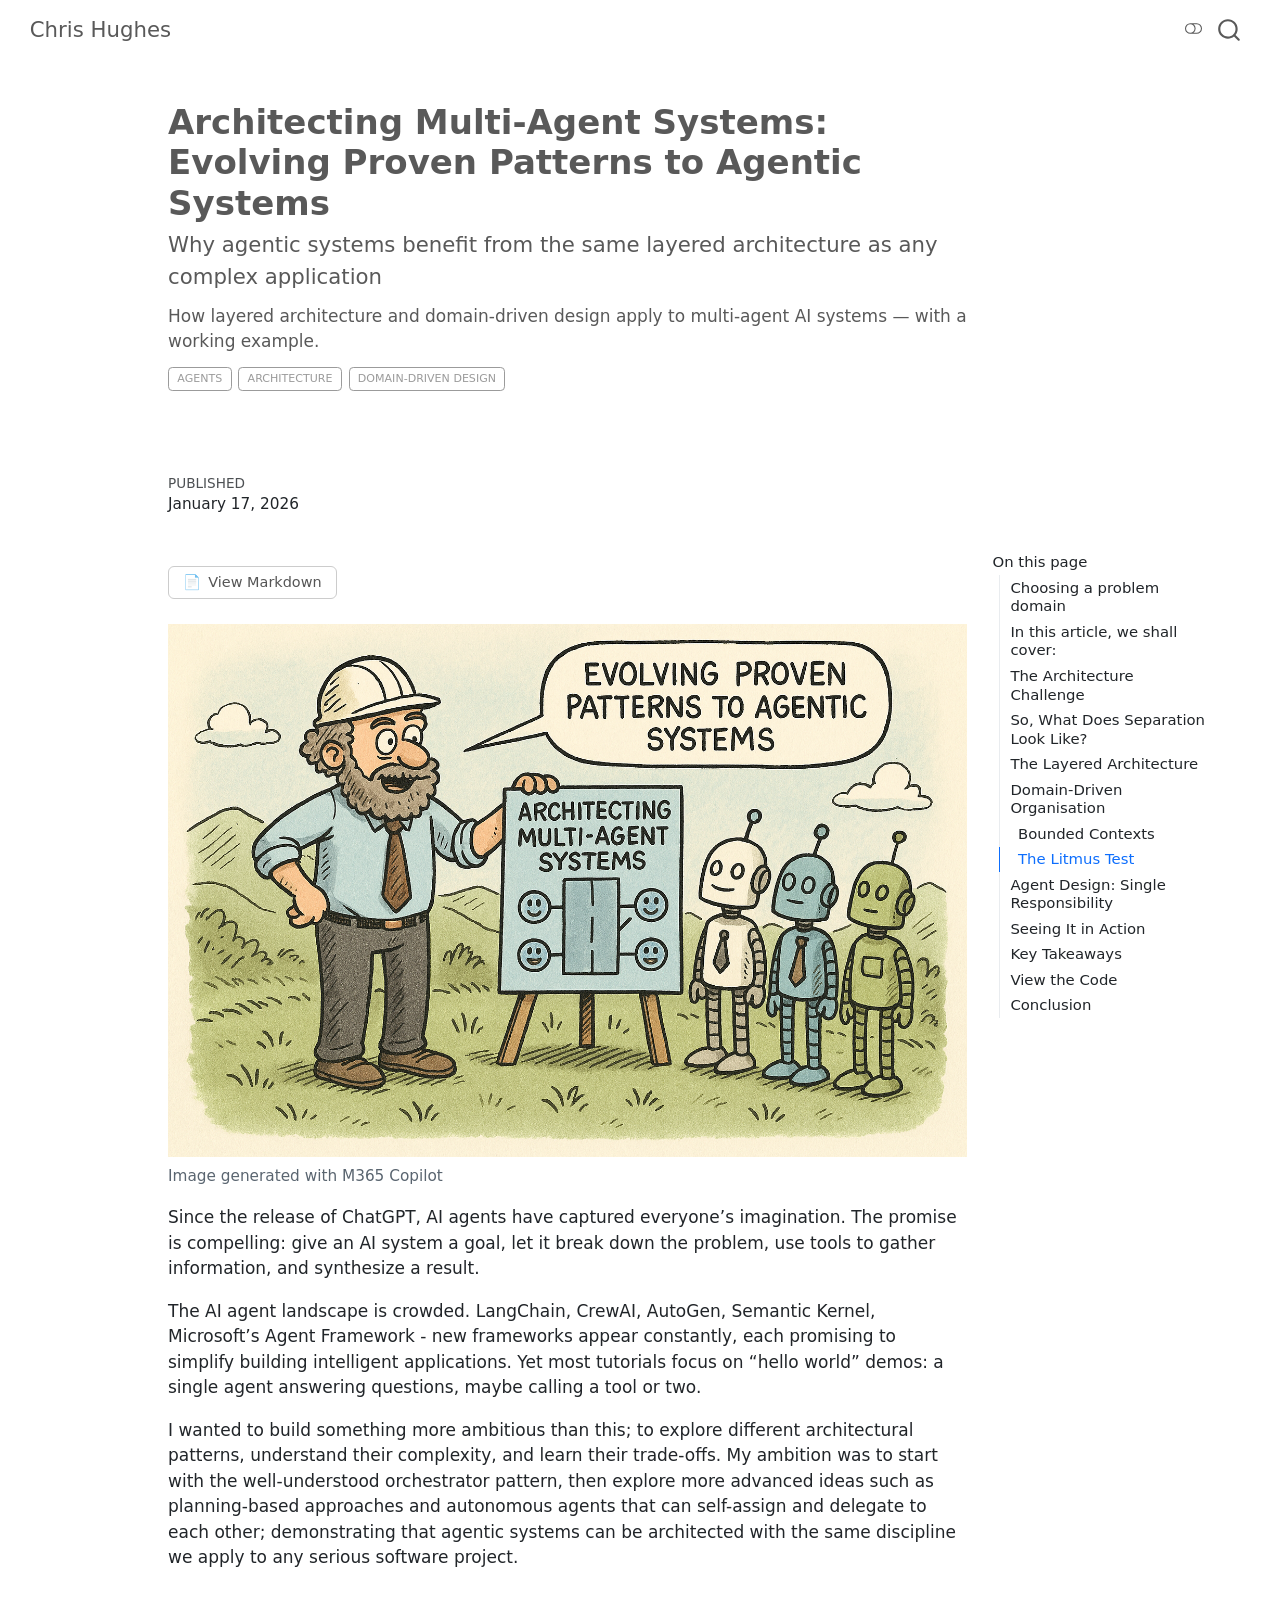
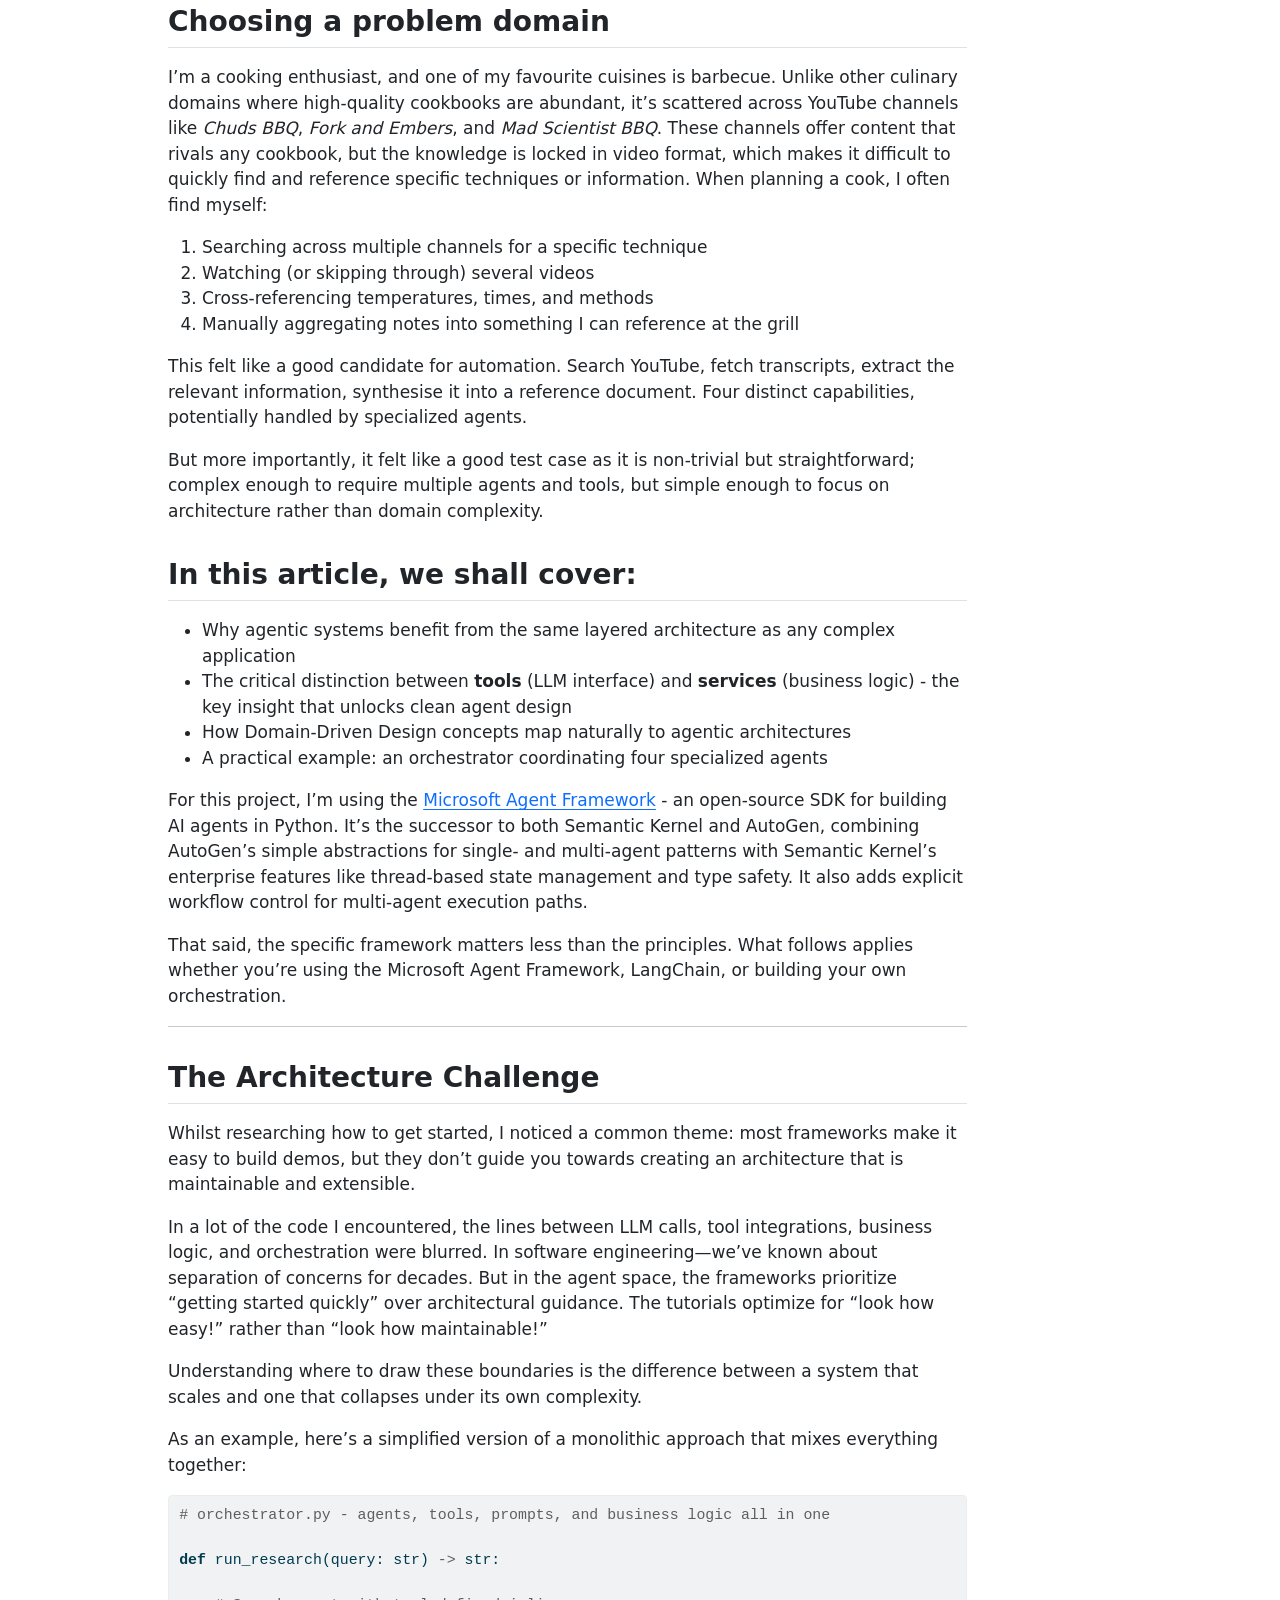
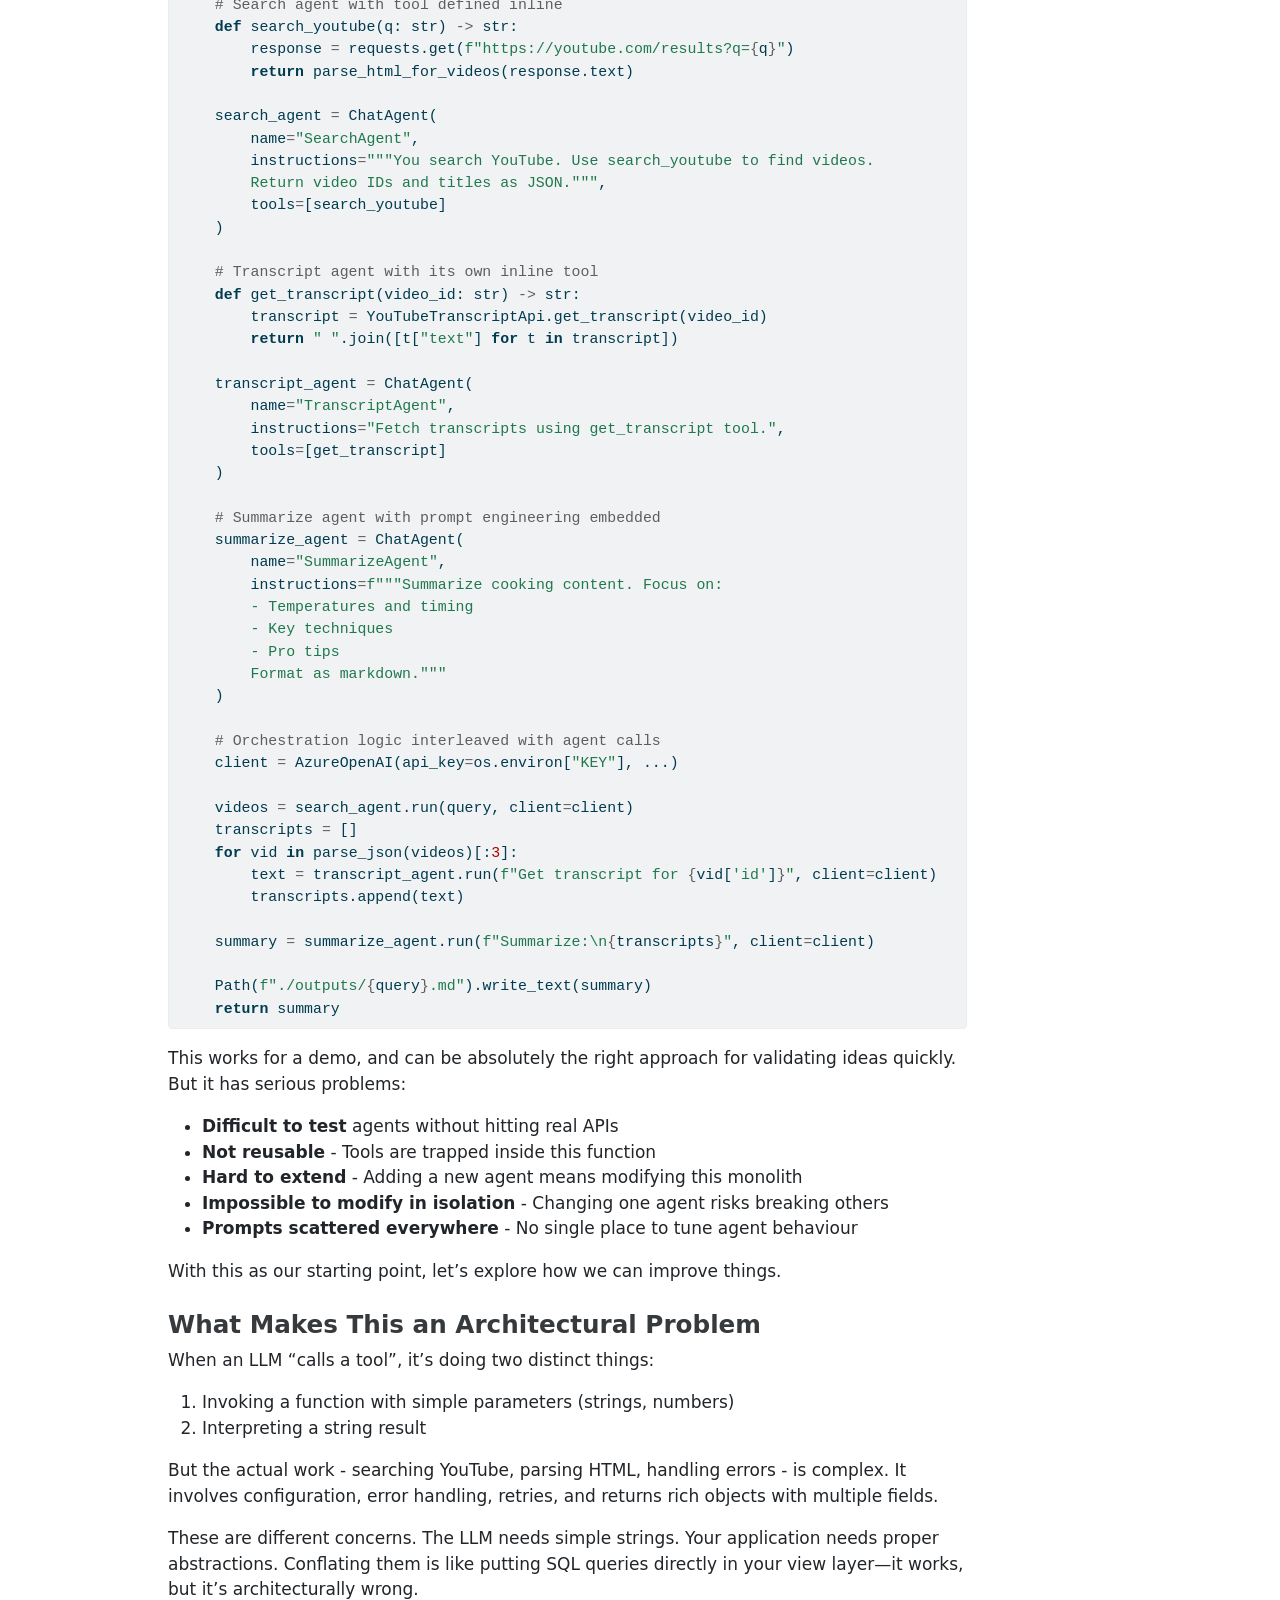
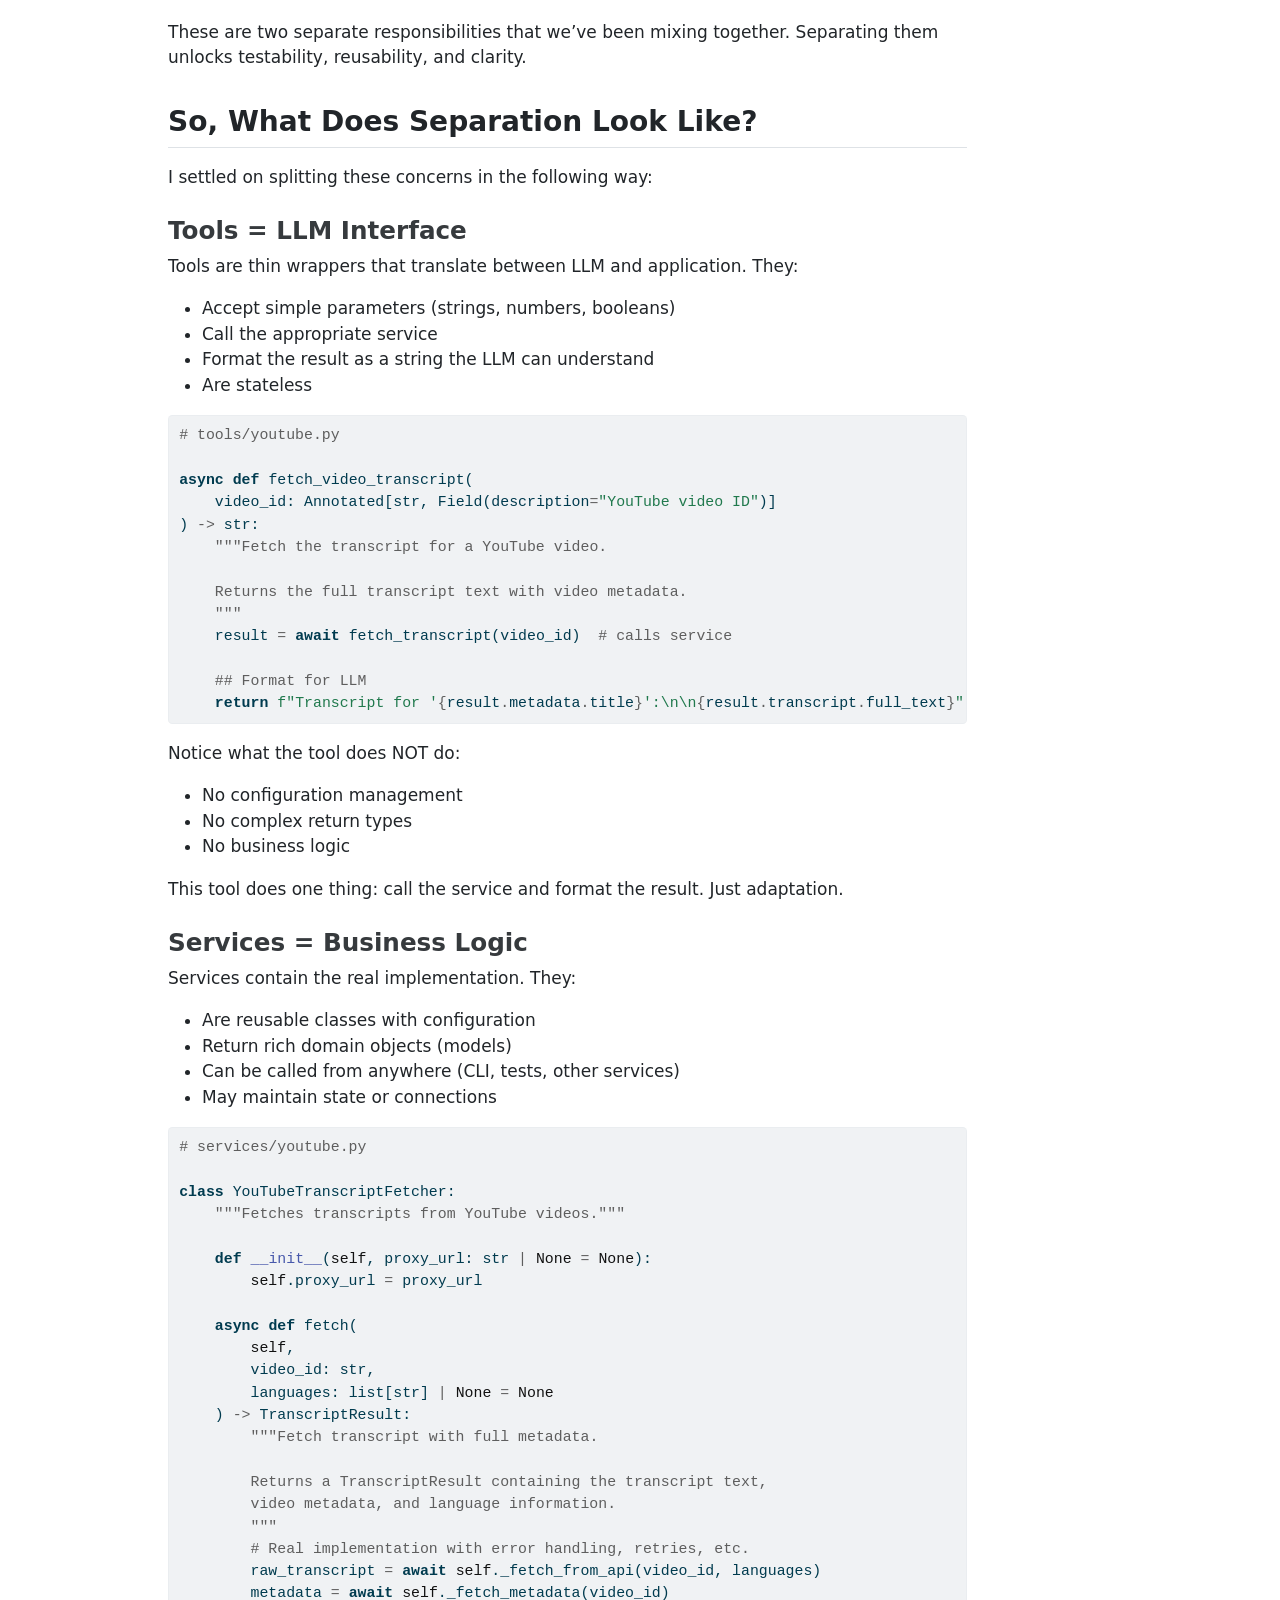
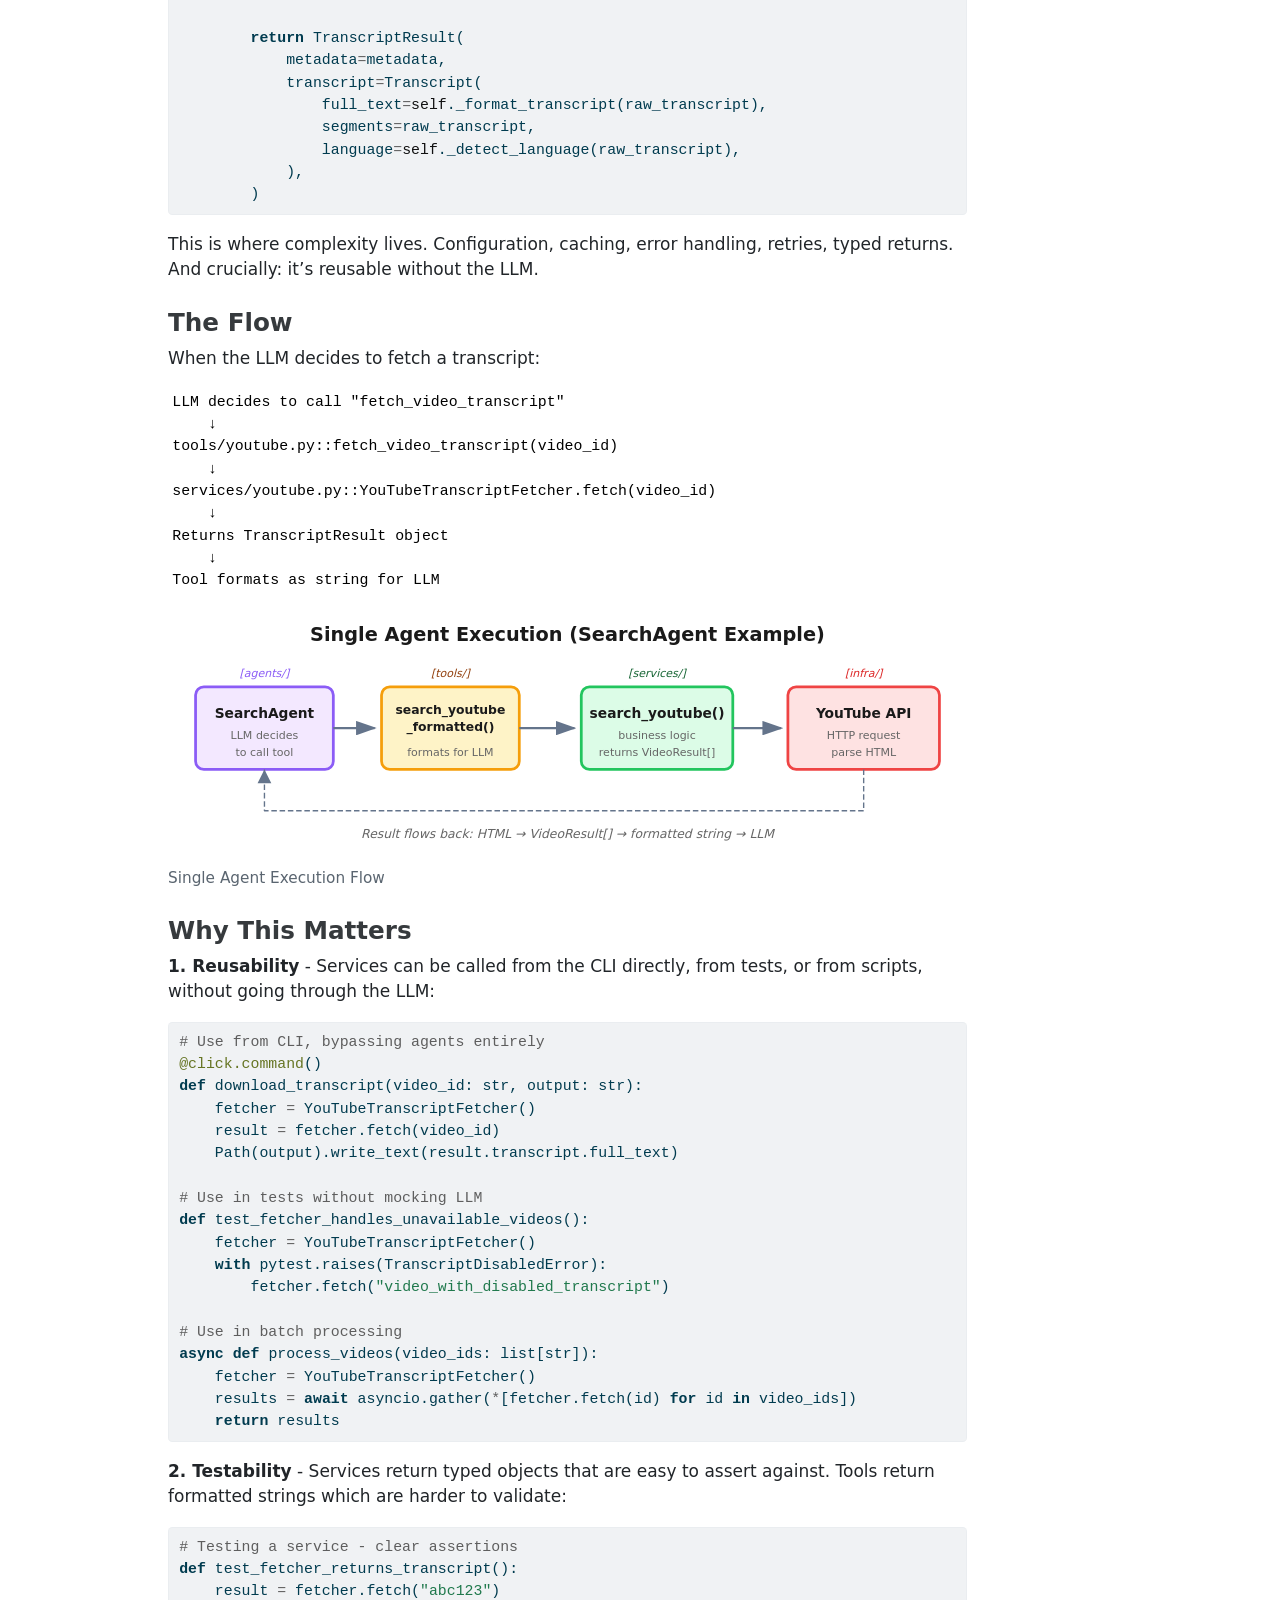
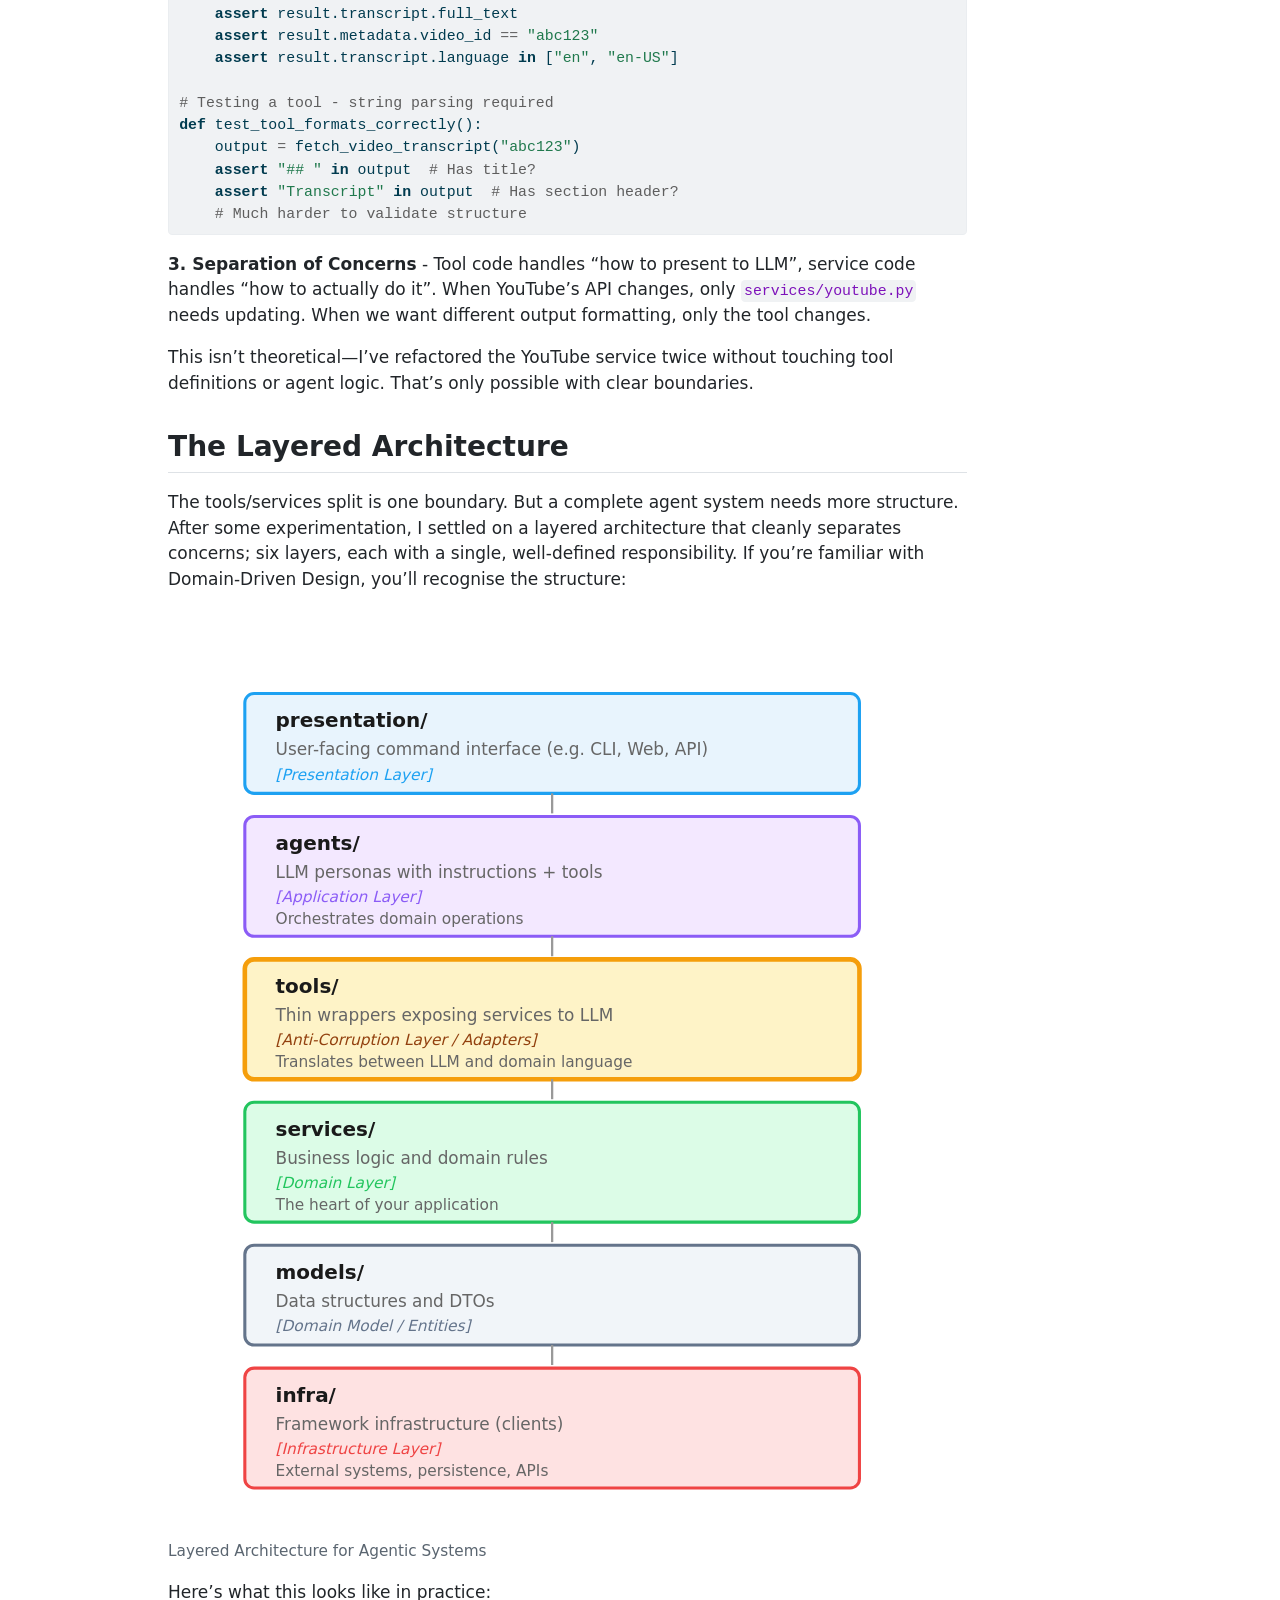
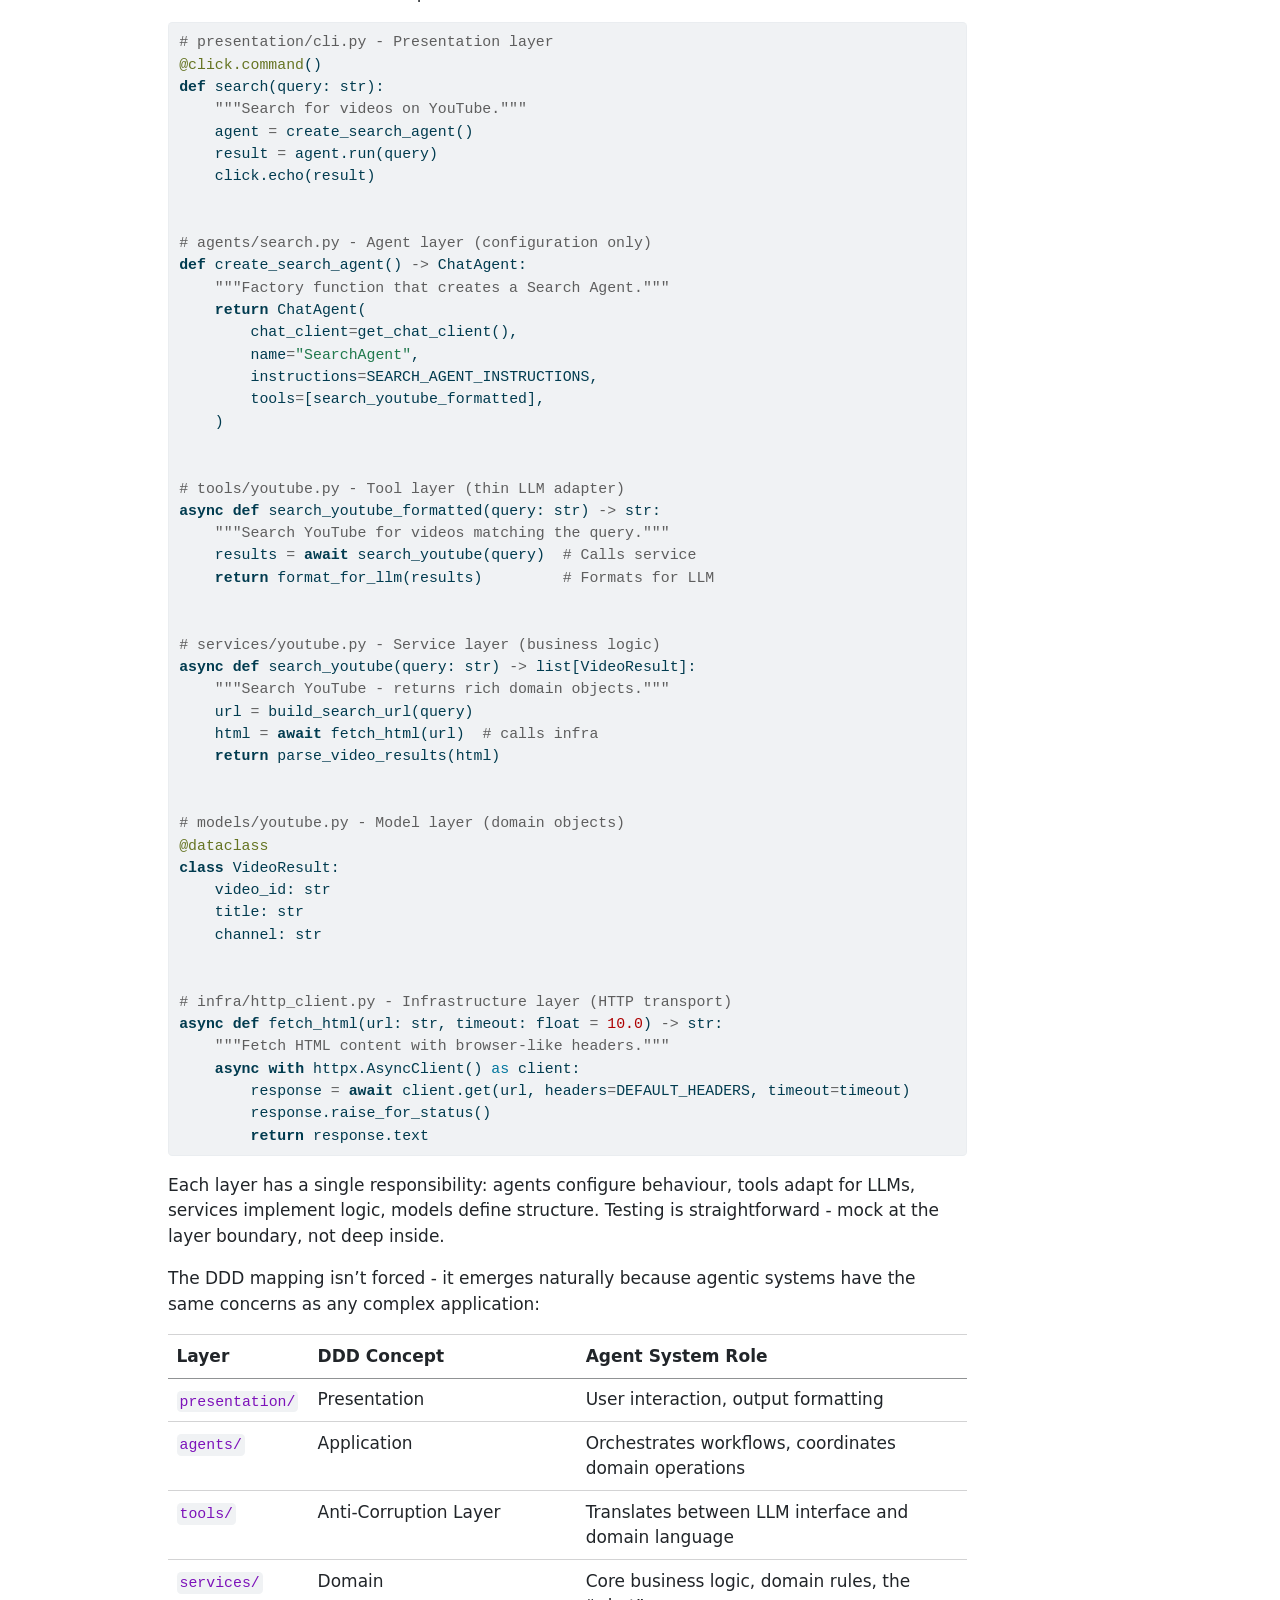
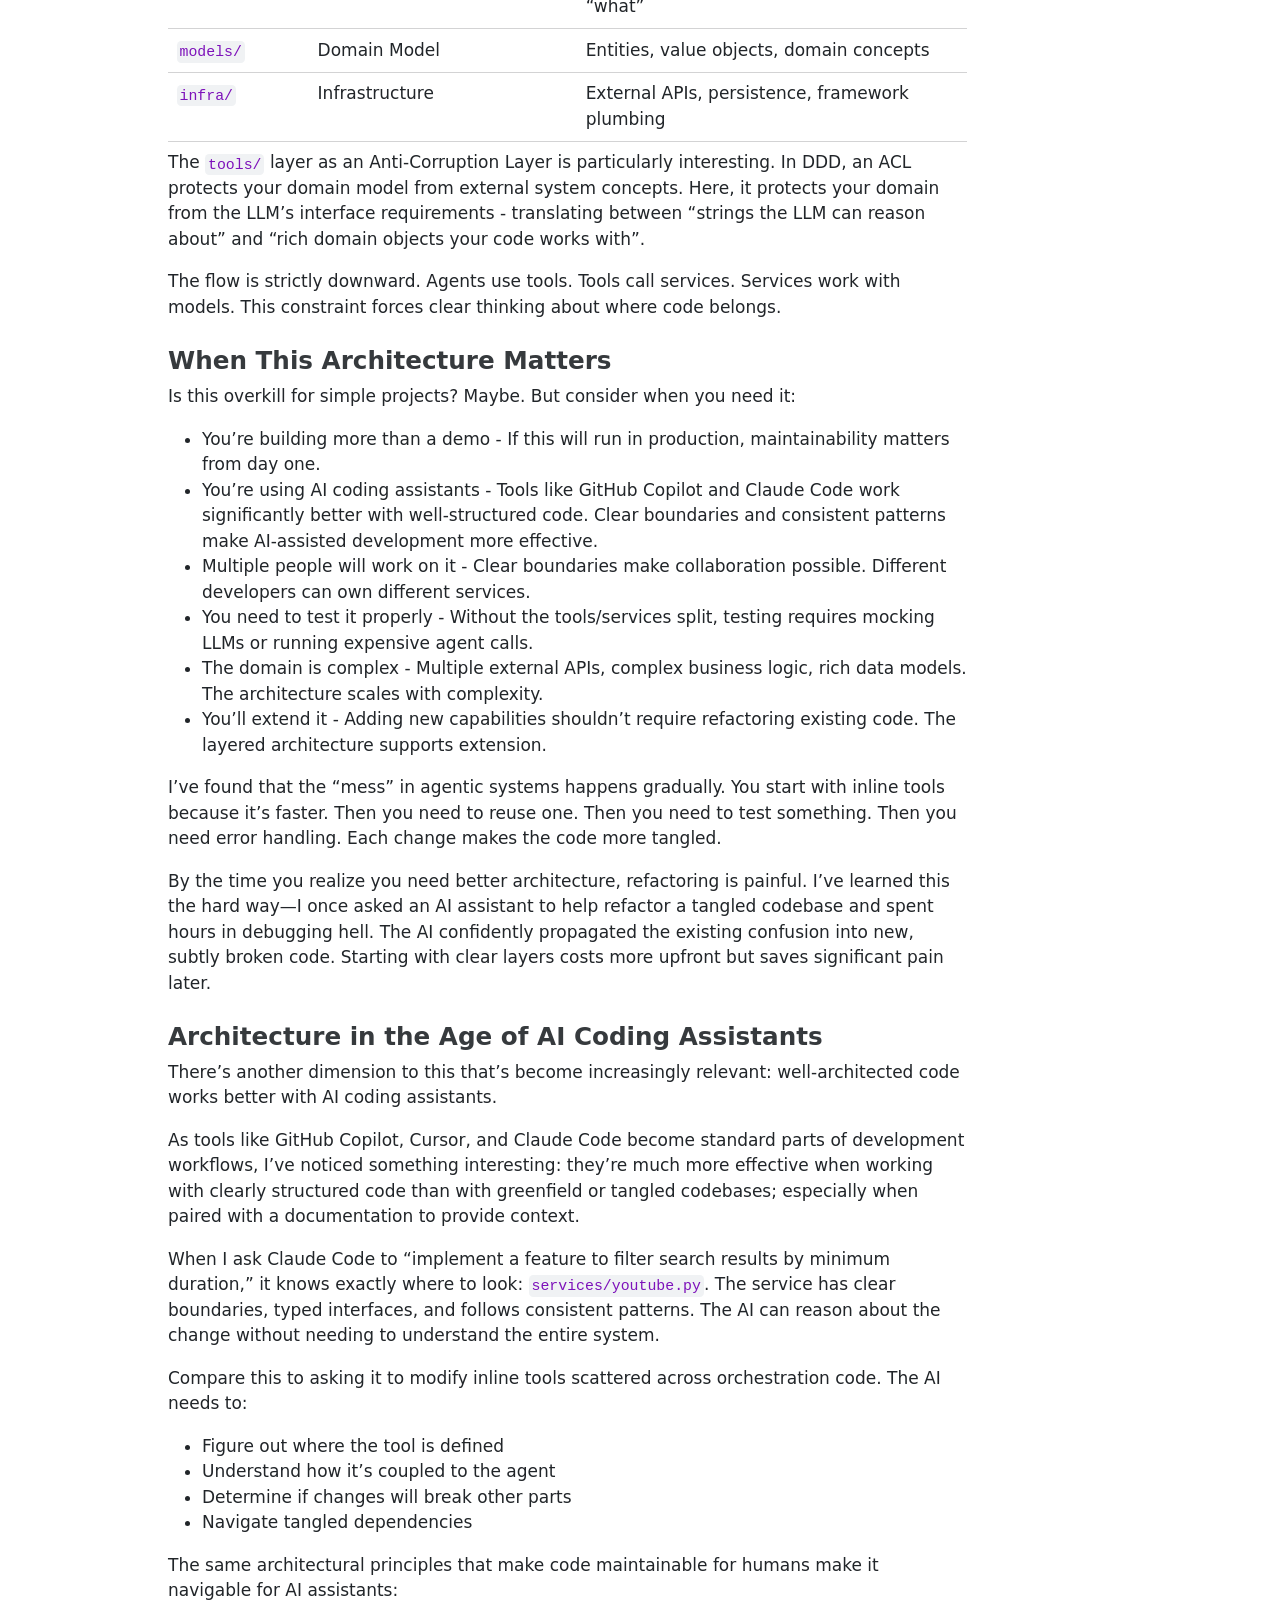
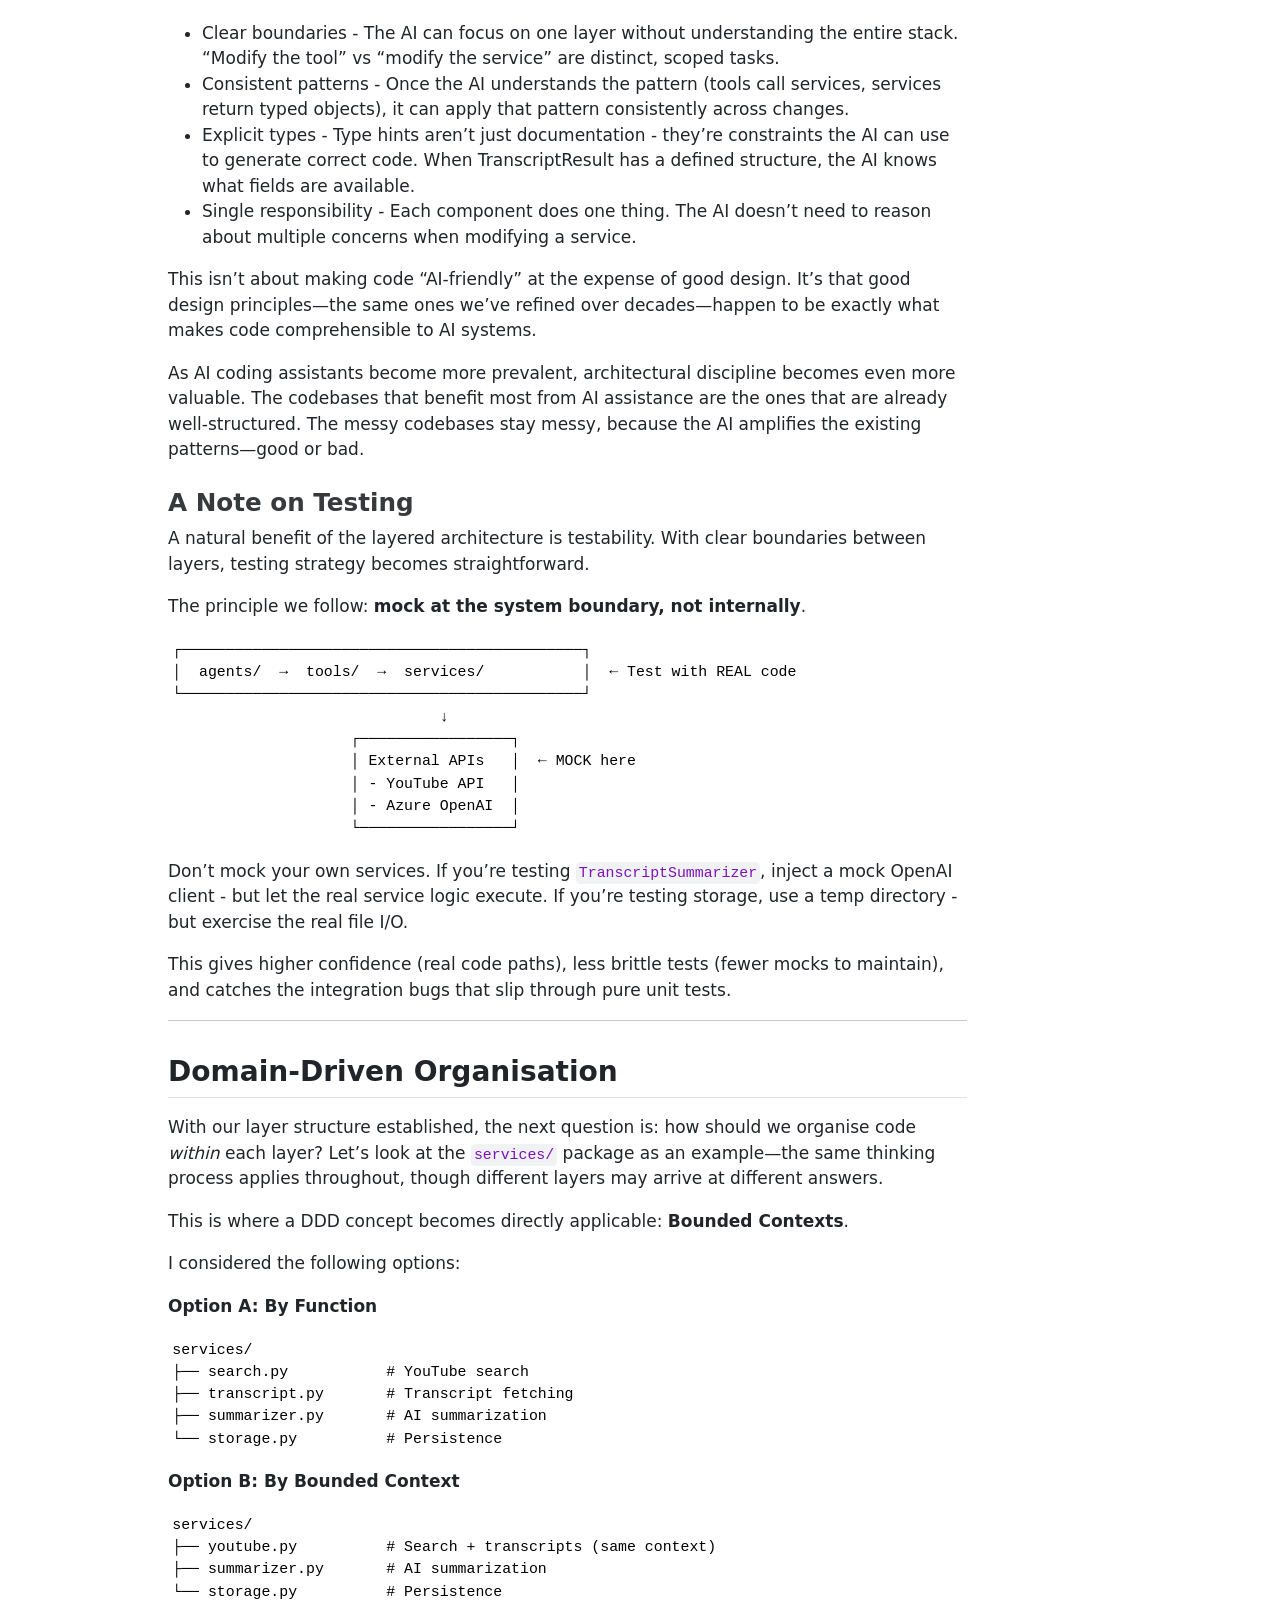
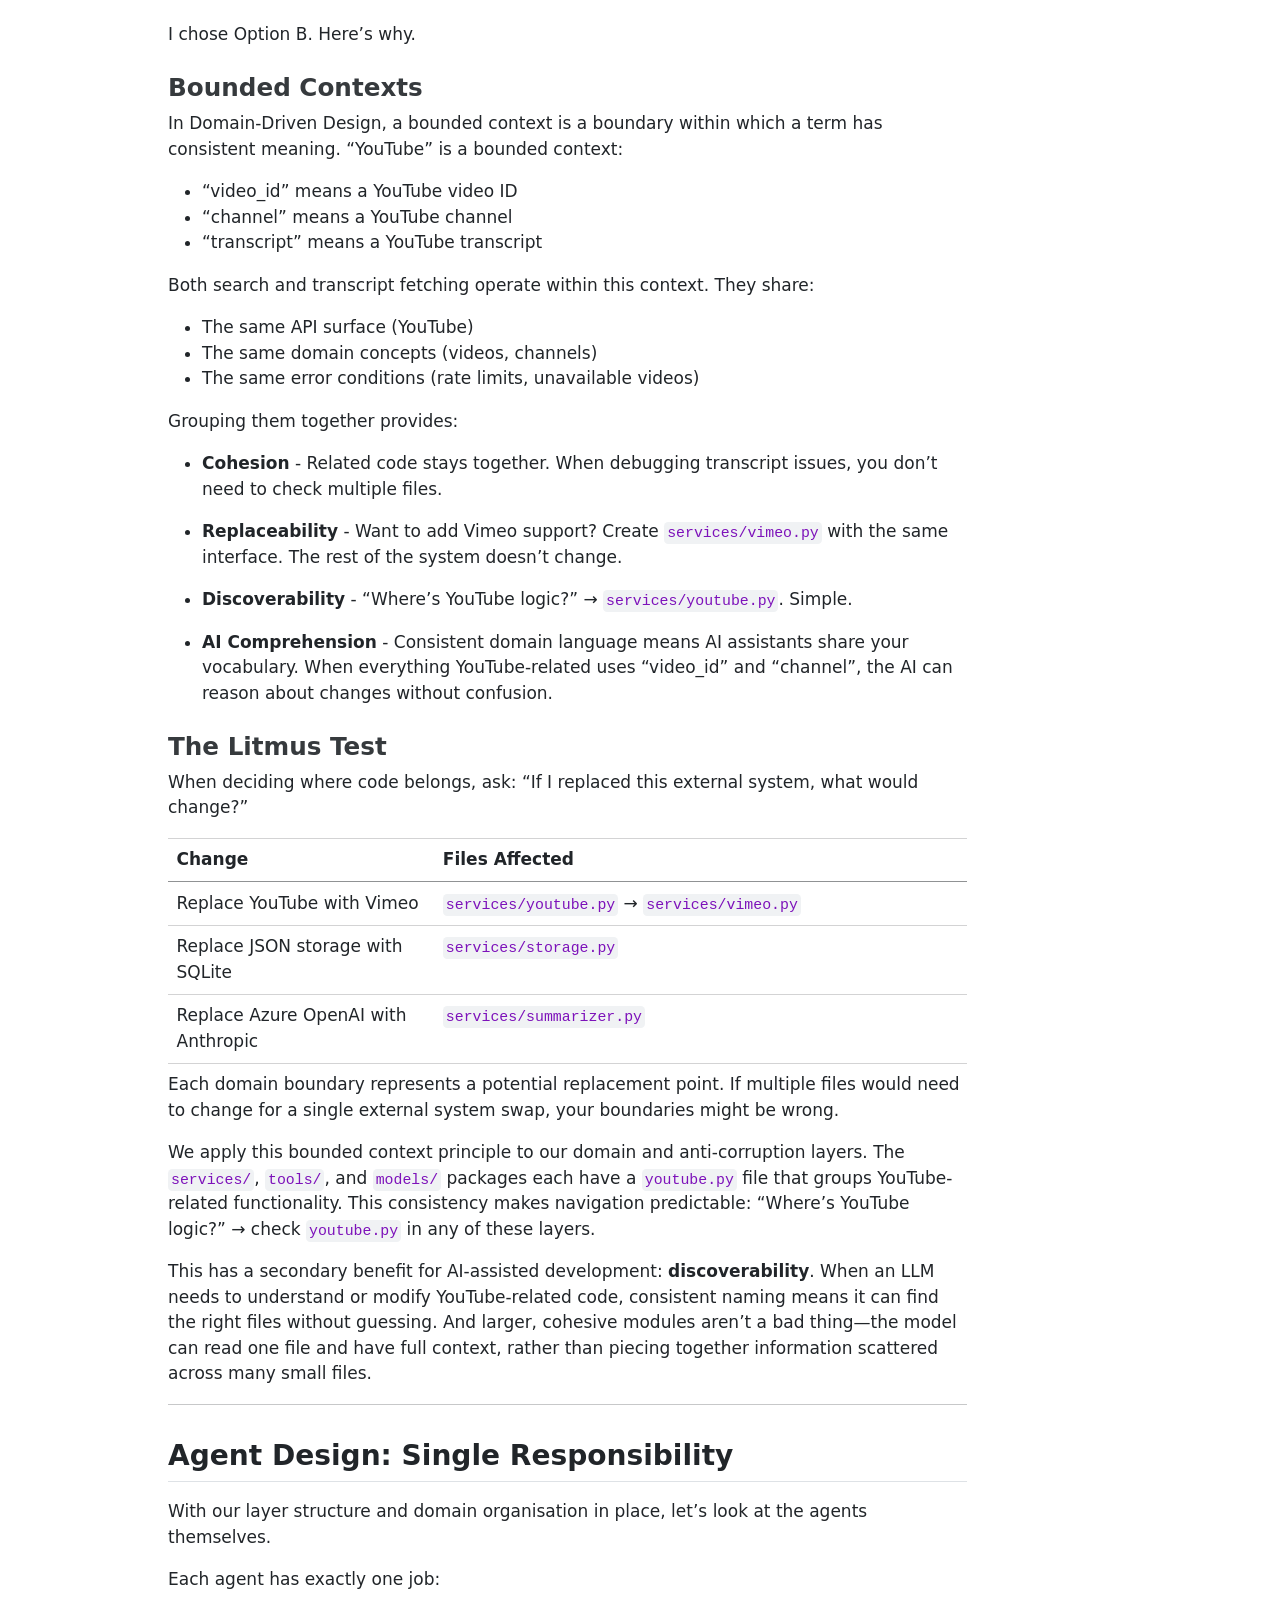
<file: posts/multi-agent-part1/index.html>
<!DOCTYPE html>
<html xmlns="http://www.w3.org/1999/xhtml" lang="en" xml:lang="en"><head>

<meta charset="utf-8">
<meta name="generator" content="quarto-1.10.18">

<meta name="viewport" content="width=device-width, initial-scale=1.0, user-scalable=yes">

<meta name="dcterms.date" content="2026-01-17">
<meta name="description" content="How layered architecture and domain-driven design apply to multi-agent AI systems — with a working example.">

<title>Architecting Multi-Agent Systems: Evolving Proven Patterns to Agentic Systems – Chris Hughes</title>
<style>
/* Default styles provided by pandoc.
** See https://pandoc.org/MANUAL.html#variables-for-html for config info.
*/
span.smallcaps{font-variant: small-caps;}
div.columns{display: flex; gap: 1.5em;}
div.column{flex: auto;}
@media screen {
div.columns{gap: min(4vw, 1.5em);}
div.column{overflow-x: auto;}
}
div.hanging-indent{margin-left: 1.5em; text-indent: -1.5em;}
ul.task-list{list-style: none;}
ul.task-list li input[type="checkbox"] {
  width: 0.8em;
  margin: 0 0.8em 0.2em -1em; /* quarto-specific, see https://github.com/quarto-dev/quarto-cli/issues/4556 */ 
  vertical-align: middle;
}
/* CSS for syntax highlighting */
html { -webkit-text-size-adjust: 100%; }
pre > code.sourceCode { white-space: pre; position: relative; }
pre > code.sourceCode > span { display: inline-block; line-height: 1.25; }
pre > code.sourceCode > span:empty { height: 1.2em; }
.sourceCode { overflow: visible; }
code.sourceCode > span { color: inherit; text-decoration: inherit; }
div.sourceCode { margin: 1em 0; }
pre.sourceCode { margin: 0; }
@media screen {
div.sourceCode { overflow: auto; }
}
@media print {
pre > code.sourceCode { white-space: pre-wrap; }
pre > code.sourceCode > span { text-indent: -5em; padding-left: 5em; }
}
pre.numberSource code
  { counter-reset: source-line 0; }
pre.numberSource code > span
  { position: relative; left: -4em; counter-increment: source-line; }
pre.numberSource code > span > a:first-child::before
  { content: counter(source-line);
    position: relative; left: -1em; text-align: right; vertical-align: baseline;
    border: none; display: inline-block;
    -webkit-touch-callout: none; -webkit-user-select: none;
    -khtml-user-select: none; -moz-user-select: none;
    -ms-user-select: none; user-select: none;
    padding: 0 4px; width: 4em;
  }
pre.numberSource { margin-left: 3em;  padding-left: 4px; }
div.sourceCode
  {   }
@media screen {
pre > code.sourceCode > span > a:first-child::before { text-decoration: underline; }
}
</style>


<script src="../../site_libs/quarto-nav/quarto-nav.js"></script>
<script src="../../site_libs/quarto-nav/headroom.min.js"></script>
<script src="../../site_libs/clipboard/clipboard.min.js"></script>
<script src="../../site_libs/quarto-search/autocomplete.umd.js"></script>
<script src="../../site_libs/quarto-search/fuse.min.js"></script>
<script src="../../site_libs/quarto-search/quarto-search.js"></script>
<meta name="quarto:offset" content="../../">
<link href="../../profile.jpg" rel="icon" type="image/jpeg">
<script src="../../site_libs/quarto-html/quarto.js" type="module"></script>
<script src="../../site_libs/quarto-html/tabsets/tabsets.js" type="module"></script>
<script src="../../site_libs/quarto-html/popper.min.js"></script>
<script src="../../site_libs/quarto-html/tippy.umd.min.js"></script>
<script src="../../site_libs/quarto-html/anchor.min.js"></script>
<link href="../../site_libs/quarto-html/tippy.css" rel="stylesheet">
<link href="../../site_libs/quarto-html/quarto-syntax-highlighting-64a204ab8560d761af7679ceaba22944.css" rel="stylesheet" class="quarto-color-scheme" id="quarto-text-highlighting-styles">
<link href="../../site_libs/quarto-html/quarto-syntax-highlighting-dark-b85bc7c33db8c58e0ec93c3465666fed.css" rel="stylesheet" class="quarto-color-scheme quarto-color-alternate" id="quarto-text-highlighting-styles">
<link href="../../site_libs/quarto-html/quarto-syntax-highlighting-64a204ab8560d761af7679ceaba22944.css" rel="stylesheet" class="quarto-color-scheme-extra" id="quarto-text-highlighting-styles">
<script src="../../site_libs/bootstrap/bootstrap.min.js"></script>
<link href="../../site_libs/bootstrap/bootstrap-icons.css" rel="stylesheet">
<link href="../../site_libs/bootstrap/bootstrap-6105abc1fbcb78934dd6dfb0e21c61fe.min.css" rel="stylesheet" append-hash="true" class="quarto-color-scheme" id="quarto-bootstrap" data-mode="light">
<link href="../../site_libs/bootstrap/bootstrap-dark-bad7eb6acb78bec35b2014344c72f93c.min.css" rel="stylesheet" append-hash="true" class="quarto-color-scheme quarto-color-alternate" id="quarto-bootstrap" data-mode="dark">
<link href="../../site_libs/bootstrap/bootstrap-6105abc1fbcb78934dd6dfb0e21c61fe.min.css" rel="stylesheet" append-hash="true" class="quarto-color-scheme-extra" id="quarto-bootstrap" data-mode="light">
<script id="quarto-search-options" type="application/json">{
  "location": "navbar",
  "copy-button": false,
  "collapse-after": 3,
  "panel-placement": "end",
  "type": "overlay",
  "limit": 50,
  "keyboard-shortcut": [
    "f",
    "/",
    "s"
  ],
  "show-item-context": false,
  "language": {
    "search-no-results-text": "No results",
    "search-matching-documents-text": "matching documents",
    "search-copy-link-title": "Copy link to search",
    "search-hide-matches-text": "Hide additional matches",
    "search-more-match-text": "more match in this document",
    "search-more-matches-text": "more matches in this document",
    "search-clear-button-title": "Clear",
    "search-text-placeholder": "",
    "search-detached-cancel-button-title": "Cancel",
    "search-submit-button-title": "Submit",
    "search-label": "Search"
  }
}</script>
<meta name="google-site-verification" content="AGF-dapdxVAPw474kSusFtx18hRUnG14JVgfg-pqNw8">


<link rel="stylesheet" href="../../styles.css">
<meta property="og:title" content="Architecting Multi-Agent Systems: Evolving Proven Patterns to Agentic Systems – Chris Hughes">
<meta property="og:description" content="How layered architecture and domain-driven design apply to multi-agent AI systems — with a working example.">
<meta property="og:image" content="https://chris-hughes10.github.io/posts/multi-agent-part1/image.png">
<meta property="og:site_name" content="Chris Hughes">
<meta property="og:image:height" content="1024">
<meta property="og:image:width" content="1536">
<meta name="twitter:title" content="Architecting Multi-Agent Systems: Evolving Proven Patterns to Agentic Systems – Chris Hughes">
<meta name="twitter:description" content="How layered architecture and domain-driven design apply to multi-agent AI systems — with a working example.">
<meta name="twitter:image" content="https://chris-hughes10.github.io/posts/multi-agent-part1/image.png">
<meta name="twitter:image-height" content="1024">
<meta name="twitter:image-width" content="1536">
<meta name="twitter:card" content="summary_large_image">
</head>

<body class="nav-fixed quarto-light"><script id="quarto-html-before-body" type="application/javascript">
    const toggleBodyColorMode = (bsSheetEl) => {
      const mode = bsSheetEl.getAttribute("data-mode");
      const bodyEl = window.document.querySelector("body");
      if (mode === "dark") {
        bodyEl.classList.add("quarto-dark");
        bodyEl.classList.remove("quarto-light");
      } else {
        bodyEl.classList.add("quarto-light");
        bodyEl.classList.remove("quarto-dark");
      }
    }
    const toggleBodyColorPrimary = () => {
      const bsSheetEl = window.document.querySelector("link#quarto-bootstrap:not([rel=disabled-stylesheet])");
      if (bsSheetEl) {
        toggleBodyColorMode(bsSheetEl);
      }
    }
    const setColorSchemeToggle = (alternate) => {
      const toggles = window.document.querySelectorAll('.quarto-color-scheme-toggle');
      for (let i=0; i < toggles.length; i++) {
        const toggle = toggles[i];
        if (toggle) {
          if (alternate) {
            toggle.classList.add("alternate");
          } else {
            toggle.classList.remove("alternate");
          }
        }
      }
    };
    const toggleColorMode = (alternate) => {
      // Switch the stylesheets
      const primaryStylesheets = window.document.querySelectorAll('link.quarto-color-scheme:not(.quarto-color-alternate)');
      const alternateStylesheets = window.document.querySelectorAll('link.quarto-color-scheme.quarto-color-alternate');
      manageTransitions('#quarto-margin-sidebar .nav-link', false);
      if (alternate) {
        // note: dark is layered on light, we don't disable primary!
        enableStylesheet(alternateStylesheets);
        for (const sheetNode of alternateStylesheets) {
          if (sheetNode.id === "quarto-bootstrap") {
            toggleBodyColorMode(sheetNode);
          }
        }
      } else {
        disableStylesheet(alternateStylesheets);
        enableStylesheet(primaryStylesheets)
        toggleBodyColorPrimary();
      }
      manageTransitions('#quarto-margin-sidebar .nav-link', true);
      // Switch the toggles
      setColorSchemeToggle(alternate)
      // Hack to workaround the fact that safari doesn't
      // properly recolor the scrollbar when toggling (#1455)
      if (navigator.userAgent.indexOf('Safari') > 0 && navigator.userAgent.indexOf('Chrome') == -1) {
        manageTransitions("body", false);
        window.scrollTo(0, 1);
        setTimeout(() => {
          window.scrollTo(0, 0);
          manageTransitions("body", true);
        }, 40);
      }
    }
    const disableStylesheet = (stylesheets) => {
      for (let i=0; i < stylesheets.length; i++) {
        const stylesheet = stylesheets[i];
        stylesheet.rel = 'disabled-stylesheet';
      }
    }
    const enableStylesheet = (stylesheets) => {
      for (let i=0; i < stylesheets.length; i++) {
        const stylesheet = stylesheets[i];
        if(stylesheet.rel !== 'stylesheet') { // for Chrome, which will still FOUC without this check
          stylesheet.rel = 'stylesheet';
        }
      }
    }
    const manageTransitions = (selector, allowTransitions) => {
      const els = window.document.querySelectorAll(selector);
      for (let i=0; i < els.length; i++) {
        const el = els[i];
        if (allowTransitions) {
          el.classList.remove('notransition');
        } else {
          el.classList.add('notransition');
        }
      }
    }
    const isFileUrl = () => {
      return window.location.protocol === 'file:';
    }
    const hasAlternateSentinel = () => {
      let styleSentinel = getColorSchemeSentinel();
      if (styleSentinel !== null) {
        return styleSentinel === "alternate";
      } else {
        return false;
      }
    }
    const setStyleSentinel = (alternate) => {
      const value = alternate ? "alternate" : "default";
      if (!isFileUrl()) {
        window.localStorage.setItem("quarto-color-scheme", value);
      } else {
        localAlternateSentinel = value;
      }
    }
    const getColorSchemeSentinel = () => {
      if (!isFileUrl()) {
        const storageValue = window.localStorage.getItem("quarto-color-scheme");
        return storageValue != null ? storageValue : localAlternateSentinel;
      } else {
        return localAlternateSentinel;
      }
    }
    const toggleGiscusIfUsed = (isAlternate, darkModeDefault) => {
      const baseTheme = document.querySelector('#giscus-base-theme')?.value ?? 'light';
      const alternateTheme = document.querySelector('#giscus-alt-theme')?.value ?? 'dark';
      let newTheme = '';
      if(authorPrefersDark) {
        newTheme = isAlternate ? baseTheme : alternateTheme;
      } else {
        newTheme = isAlternate ? alternateTheme : baseTheme;
      }
      const changeGiscusTheme = () => {
        // From: https://github.com/giscus/giscus/issues/336
        const sendMessage = (message) => {
          const iframe = document.querySelector('iframe.giscus-frame');
          if (!iframe) return;
          iframe.contentWindow.postMessage({ giscus: message }, 'https://giscus.app');
        }
        sendMessage({
          setConfig: {
            theme: newTheme
          }
        });
      }
      const isGiscussLoaded = window.document.querySelector('iframe.giscus-frame') !== null;
      if (isGiscussLoaded) {
        changeGiscusTheme();
      }
    };
    const authorPrefersDark = false;
    const darkModeDefault = authorPrefersDark;
      document.querySelector('link#quarto-text-highlighting-styles.quarto-color-scheme-extra').rel = 'disabled-stylesheet';
      document.querySelector('link#quarto-bootstrap.quarto-color-scheme-extra').rel = 'disabled-stylesheet';
    let localAlternateSentinel = darkModeDefault ? 'alternate' : 'default';
    // Dark / light mode switch
    window.quartoToggleColorScheme = () => {
      // Read the current dark / light value
      let toAlternate = !hasAlternateSentinel();
      toggleColorMode(toAlternate);
      setStyleSentinel(toAlternate);
      toggleGiscusIfUsed(toAlternate, darkModeDefault);
      window.dispatchEvent(new Event('resize'));
    };
    // Switch to dark mode if need be
    if (hasAlternateSentinel()) {
      toggleColorMode(true);
    } else {
      toggleColorMode(false);
    }
  </script>

<div id="quarto-search-results"></div>
  <header id="quarto-header" class="headroom fixed-top quarto-banner">
    <nav class="navbar navbar-expand-lg " data-bs-theme="dark">
      <div class="navbar-container container-fluid">
      <div class="navbar-brand-container mx-auto">
    <a class="navbar-brand" href="../../index.html">
    <span class="navbar-title">Chris Hughes</span>
    </a>
  </div>
        <div class="quarto-navbar-tools tools-end">
  <a href="" class="quarto-color-scheme-toggle quarto-navigation-tool  px-1" onclick="window.quartoToggleColorScheme(); return false;" title="Toggle dark mode"><i class="bi"></i></a>
</div>
          <div id="quarto-search" class="" title="Search"></div>
      </div> <!-- /container-fluid -->
    </nav>
</header>
<!-- content -->
<header id="title-block-header" class="quarto-title-block default page-columns page-full">
  <div class="quarto-title-banner page-columns page-full">
    <div class="quarto-title column-body">
      <h1 class="title">Architecting Multi-Agent Systems: Evolving Proven Patterns to Agentic Systems</h1>
            <p class="subtitle lead">Why agentic systems benefit from the same layered architecture as any complex application</p>
                  <div>
        <div class="description">
          How layered architecture and domain-driven design apply to multi-agent AI systems — with a working example.
        </div>
      </div>
                          <div class="quarto-categories">
                <div class="quarto-category">Agents</div>
                <div class="quarto-category">Architecture</div>
                <div class="quarto-category">Domain-Driven Design</div>
              </div>
                  </div>
  </div>
    
  
  <div class="quarto-title-meta">

      
      <div>
      <div class="quarto-title-meta-heading">Published</div>
      <div class="quarto-title-meta-contents">
        <p class="date">January 17, 2026</p>
      </div>
    </div>
    
      
    </div>
    
  
  </header><div id="quarto-content" class="quarto-container page-columns page-rows-contents page-layout-article page-navbar">
<!-- sidebar -->
<!-- margin-sidebar -->
    <div id="quarto-margin-sidebar" class="sidebar margin-sidebar">
        <nav id="TOC" role="doc-toc" class="toc-active">
    <h2 id="toc-title">On this page</h2>
   
  <ul>
  <li><a href="#choosing-a-problem-domain" id="toc-choosing-a-problem-domain" class="nav-link active" data-scroll-target="#choosing-a-problem-domain">Choosing a problem domain</a></li>
  <li><a href="#in-this-article-we-shall-cover" id="toc-in-this-article-we-shall-cover" class="nav-link" data-scroll-target="#in-this-article-we-shall-cover">In this article, we shall cover:</a></li>
  <li><a href="#the-architecture-challenge" id="toc-the-architecture-challenge" class="nav-link" data-scroll-target="#the-architecture-challenge">The Architecture Challenge</a>
  <ul class="collapse">
  <li><a href="#what-makes-this-an-architectural-problem" id="toc-what-makes-this-an-architectural-problem" class="nav-link" data-scroll-target="#what-makes-this-an-architectural-problem">What Makes This an Architectural Problem</a></li>
  </ul></li>
  <li><a href="#so-what-does-separation-look-like" id="toc-so-what-does-separation-look-like" class="nav-link" data-scroll-target="#so-what-does-separation-look-like">So, What Does Separation Look Like?</a>
  <ul class="collapse">
  <li><a href="#tools-llm-interface" id="toc-tools-llm-interface" class="nav-link" data-scroll-target="#tools-llm-interface">Tools = LLM Interface</a></li>
  <li><a href="#services-business-logic" id="toc-services-business-logic" class="nav-link" data-scroll-target="#services-business-logic">Services = Business Logic</a></li>
  <li><a href="#the-flow" id="toc-the-flow" class="nav-link" data-scroll-target="#the-flow">The Flow</a></li>
  <li><a href="#why-this-matters" id="toc-why-this-matters" class="nav-link" data-scroll-target="#why-this-matters">Why This Matters</a></li>
  </ul></li>
  <li><a href="#the-layered-architecture" id="toc-the-layered-architecture" class="nav-link" data-scroll-target="#the-layered-architecture">The Layered Architecture</a>
  <ul class="collapse">
  <li><a href="#when-this-architecture-matters" id="toc-when-this-architecture-matters" class="nav-link" data-scroll-target="#when-this-architecture-matters">When This Architecture Matters</a></li>
  <li><a href="#architecture-in-the-age-of-ai-coding-assistants" id="toc-architecture-in-the-age-of-ai-coding-assistants" class="nav-link" data-scroll-target="#architecture-in-the-age-of-ai-coding-assistants">Architecture in the Age of AI Coding Assistants</a></li>
  <li><a href="#a-note-on-testing" id="toc-a-note-on-testing" class="nav-link" data-scroll-target="#a-note-on-testing">A Note on Testing</a></li>
  </ul></li>
  <li><a href="#domain-driven-organisation" id="toc-domain-driven-organisation" class="nav-link" data-scroll-target="#domain-driven-organisation">Domain-Driven Organisation</a>
  <ul class="collapse">
  <li><a href="#bounded-contexts" id="toc-bounded-contexts" class="nav-link" data-scroll-target="#bounded-contexts">Bounded Contexts</a></li>
  <li><a href="#the-litmus-test" id="toc-the-litmus-test" class="nav-link" data-scroll-target="#the-litmus-test">The Litmus Test</a></li>
  </ul></li>
  <li><a href="#agent-design-single-responsibility" id="toc-agent-design-single-responsibility" class="nav-link" data-scroll-target="#agent-design-single-responsibility">Agent Design: Single Responsibility</a>
  <ul class="collapse">
  <li><a href="#why-not-a-youtubeagent" id="toc-why-not-a-youtubeagent" class="nav-link" data-scroll-target="#why-not-a-youtubeagent">Why Not a YouTubeAgent?</a></li>
  <li><a href="#the-orchestrator-pattern" id="toc-the-orchestrator-pattern" class="nav-link" data-scroll-target="#the-orchestrator-pattern">The Orchestrator Pattern</a></li>
  <li><a href="#what-an-agent-looks-like" id="toc-what-an-agent-looks-like" class="nav-link" data-scroll-target="#what-an-agent-looks-like">What an Agent Looks Like</a></li>
  <li><a href="#what-the-orchestrator-looks-like" id="toc-what-the-orchestrator-looks-like" class="nav-link" data-scroll-target="#what-the-orchestrator-looks-like">What the Orchestrator Looks Like</a></li>
  <li><a href="#context-injection" id="toc-context-injection" class="nav-link" data-scroll-target="#context-injection">Context Injection</a></li>
  </ul></li>
  <li><a href="#seeing-it-in-action" id="toc-seeing-it-in-action" class="nav-link" data-scroll-target="#seeing-it-in-action">Seeing It in Action</a>
  <ul class="collapse">
  <li><a href="#whats-happening-here" id="toc-whats-happening-here" class="nav-link" data-scroll-target="#whats-happening-here">What’s Happening Here</a></li>
  <li><a href="#the-output" id="toc-the-output" class="nav-link" data-scroll-target="#the-output">The Output</a></li>
  <li><a href="#iterative-refinement" id="toc-iterative-refinement" class="nav-link" data-scroll-target="#iterative-refinement">Iterative Refinement</a></li>
  <li><a href="#what-we-dont-see-and-why-that-matters" id="toc-what-we-dont-see-and-why-that-matters" class="nav-link" data-scroll-target="#what-we-dont-see-and-why-that-matters">What We Don’t See (And Why That Matters)</a></li>
  <li><a href="#the-cost-of-flexibility" id="toc-the-cost-of-flexibility" class="nav-link" data-scroll-target="#the-cost-of-flexibility">The Cost of Flexibility</a></li>
  </ul></li>
  <li><a href="#key-takeaways" id="toc-key-takeaways" class="nav-link" data-scroll-target="#key-takeaways">Key Takeaways</a></li>
  <li><a href="#view-the-code" id="toc-view-the-code" class="nav-link" data-scroll-target="#view-the-code">View the Code</a></li>
  <li><a href="#conclusion" id="toc-conclusion" class="nav-link" data-scroll-target="#conclusion">Conclusion</a></li>
  </ul>
</nav>
    </div>
<!-- main -->
<main class="content quarto-banner-title-block" id="quarto-document-content">






<div class="source-button-wrapper"><button class="source-md-button" type="button" aria-label="View raw markdown source"><span class="source-md-button-icon" aria-hidden="true">📄</span> View Markdown</button><div class="source-md-content" hidden="">---
title: "Architecting Multi-Agent Systems: Evolving Proven Patterns to Agentic Systems"
subtitle: "Why agentic systems benefit from the same layered architecture as any complex application"
date: "2026-01-17"
categories: [Agents, Architecture, "Domain-Driven Design"]
reading-time: 25
description: "How layered architecture and domain-driven design apply to multi-agent AI systems — with a working example."
---

::: {.source-button}
:::

![Image generated with M365 Copilot](image.png)

Since the release of ChatGPT, AI agents have captured everyone's imagination. The promise is compelling: give an AI system a goal, let it break down the problem, use tools to gather information, and synthesize a result.

The AI agent landscape is crowded. LangChain, CrewAI, AutoGen, Semantic Kernel, Microsoft's Agent Framework - new frameworks appear constantly, each promising to simplify building intelligent applications. Yet most tutorials focus on "hello world" demos: a single agent answering questions, maybe calling a tool or two.


I wanted to build something more ambitious than this; to explore different architectural patterns, understand their complexity, and learn their trade-offs. My ambition was to start with the well-understood orchestrator pattern, then explore more advanced ideas such as planning-based approaches and autonomous agents that can self-assign and delegate to each other; demonstrating that agentic systems can be architected with the same discipline we apply to any serious software project.

## Choosing a problem domain

I'm a cooking enthusiast, and one of my favourite cuisines is barbecue. Unlike other culinary domains where high-quality cookbooks are abundant, it's scattered across YouTube channels like *Chuds BBQ*, *Fork and Embers*, and *Mad Scientist BBQ*. These channels offer content that rivals any cookbook, but the knowledge is locked in video format, which makes it difficult to quickly find and reference specific techniques or information. When planning a cook, I often find myself:

1. Searching across multiple channels for a specific technique
2. Watching (or skipping through) several videos
3. Cross-referencing temperatures, times, and methods
4. Manually aggregating notes into something I can reference at the grill

This felt like a good candidate for automation. Search YouTube, fetch transcripts, extract the relevant information, synthesise it into a reference document. Four distinct capabilities, potentially handled by specialized agents.

But more importantly, it felt like a good test case as it is non-trivial but straightforward; complex enough to require multiple agents and tools, but simple enough to focus on architecture rather than domain complexity.


## In this article, we shall cover:

- Why agentic systems benefit from the same layered architecture as any complex application
- The critical distinction between **tools** (LLM interface) and **services** (business logic) - the key insight that unlocks clean agent design
- How Domain-Driven Design concepts map naturally to agentic architectures
- A practical example: an orchestrator coordinating four specialized agents

For this project, I'm using the [Microsoft Agent Framework](https://github.com/microsoft/agents) - an open-source SDK for building AI agents in Python. It's the successor to both Semantic Kernel and AutoGen, combining AutoGen's simple abstractions for single- and multi-agent patterns with Semantic Kernel's enterprise features like thread-based state management and type safety. It also adds explicit workflow control for multi-agent execution paths.

That said, the specific framework matters less than the principles. What follows applies whether you're using the Microsoft Agent Framework, LangChain, or building your own orchestration.


---

## The Architecture Challenge

Whilst researching how to get started, I noticed a common theme: most frameworks make it easy to build demos, but they don't guide you towards creating an architecture that is maintainable and extensible.

In a lot of the code I encountered, the lines between LLM calls, tool integrations, business logic, and orchestration were blurred. In software engineering—we've known about separation of concerns for decades. But in the agent space, the frameworks prioritize "getting started quickly" over architectural guidance. The tutorials optimize for "look how easy!" rather than "look how maintainable!"

Understanding where to draw these boundaries is the difference between a system that scales and one that collapses under its own complexity.

As an example, here's a simplified version of a monolithic approach that mixes everything together:

```python
# orchestrator.py - agents, tools, prompts, and business logic all in one

def run_research(query: str) -&gt; str:

    # Search agent with tool defined inline
    def search_youtube(q: str) -&gt; str:
        response = requests.get(f"https://youtube.com/results?q={q}")
        return parse_html_for_videos(response.text)

    search_agent = ChatAgent(
        name="SearchAgent",
        instructions="""You search YouTube. Use search_youtube to find videos.
        Return video IDs and titles as JSON.""",
        tools=[search_youtube]
    )

    # Transcript agent with its own inline tool
    def get_transcript(video_id: str) -&gt; str:
        transcript = YouTubeTranscriptApi.get_transcript(video_id)
        return " ".join([t["text"] for t in transcript])

    transcript_agent = ChatAgent(
        name="TranscriptAgent",
        instructions="Fetch transcripts using get_transcript tool.",
        tools=[get_transcript]
    )

    # Summarize agent with prompt engineering embedded
    summarize_agent = ChatAgent(
        name="SummarizeAgent",
        instructions=f"""Summarize cooking content. Focus on:
        - Temperatures and timing
        - Key techniques
        - Pro tips
        Format as markdown."""
    )

    # Orchestration logic interleaved with agent calls
    client = AzureOpenAI(api_key=os.environ["KEY"], ...)

    videos = search_agent.run(query, client=client)
    transcripts = []
    for vid in parse_json(videos)[:3]:
        text = transcript_agent.run(f"Get transcript for {vid['id']}", client=client)
        transcripts.append(text)

    summary = summarize_agent.run(f"Summarize:\n{transcripts}", client=client)

    Path(f"./outputs/{query}.md").write_text(summary)
    return summary
```

This works for a demo, and can be absolutely the right approach for validating ideas quickly. But it has serious problems:

- **Difficult to test** agents without hitting real APIs
- **Not reusable** - Tools are trapped inside this function
- **Hard to extend** - Adding a new agent means modifying this monolith
- **Impossible to modify in isolation** - Changing one agent risks breaking others
- **Prompts scattered everywhere** - No single place to tune agent behaviour

With this as our starting point, let's explore how we can improve things.

### What Makes This an Architectural Problem
When an LLM "calls a tool", it's doing two distinct things:

1. Invoking a function with simple parameters (strings, numbers)
2. Interpreting a string result

But the actual work - searching YouTube, parsing HTML, handling errors - is complex. It involves configuration, error handling, retries, and returns rich objects with multiple fields.

These are different concerns. The LLM needs simple strings. Your application needs proper abstractions. Conflating them is like putting SQL queries directly in your view layer—it works, but it's architecturally wrong.

These are two separate responsibilities that we've been mixing together. Separating them unlocks testability, reusability, and clarity.

## So, What Does Separation Look Like?

I settled on splitting these concerns in the following way:

### Tools = LLM Interface

Tools are thin wrappers that translate between LLM and application. They:

- Accept simple parameters (strings, numbers, booleans)
- Call the appropriate service
- Format the result as a string the LLM can understand
- Are stateless

```python
# tools/youtube.py

async def fetch_video_transcript(
    video_id: Annotated[str, Field(description="YouTube video ID")]
) -&gt; str:
    """Fetch the transcript for a YouTube video.

    Returns the full transcript text with video metadata.
    """
    result = await fetch_transcript(video_id)  # calls service

    ## Format for LLM
    return f"Transcript for '{result.metadata.title}':\n\n{result.transcript.full_text}"
```

Notice what the tool does NOT do:

- No configuration management
- No complex return types
- No business logic

This tool does one thing: call the service and format the result. Just adaptation.

### Services = Business Logic

Services contain the real implementation. They:

- Are reusable classes with configuration
- Return rich domain objects (models)
- Can be called from anywhere (CLI, tests, other services)
- May maintain state or connections

```python
# services/youtube.py

class YouTubeTranscriptFetcher:
    """Fetches transcripts from YouTube videos."""

    def __init__(self, proxy_url: str | None = None):
        self.proxy_url = proxy_url

    async def fetch(
        self,
        video_id: str,
        languages: list[str] | None = None
    ) -&gt; TranscriptResult:
        """Fetch transcript with full metadata.

        Returns a TranscriptResult containing the transcript text,
        video metadata, and language information.
        """
        # Real implementation with error handling, retries, etc.
        raw_transcript = await self._fetch_from_api(video_id, languages)
        metadata = await self._fetch_metadata(video_id)

        return TranscriptResult(
            metadata=metadata,
            transcript=Transcript(
                full_text=self._format_transcript(raw_transcript),
                segments=raw_transcript,
                language=self._detect_language(raw_transcript),
            ),
        )
```

This is where complexity lives. Configuration, caching, error handling, retries, typed returns. And crucially: it's reusable without the LLM.

### The Flow

When the LLM decides to fetch a transcript:

```
LLM decides to call "fetch_video_transcript"
    ↓
tools/youtube.py::fetch_video_transcript(video_id)
    ↓
services/youtube.py::YouTubeTranscriptFetcher.fetch(video_id)
    ↓
Returns TranscriptResult object
    ↓
Tool formats as string for LLM
```

![Single Agent Execution Flow](agent_execution.svg)

### Why This Matters

**1. Reusability** - Services can be called from the CLI directly, from tests, or from scripts, without going through the LLM:

```python
# Use from CLI, bypassing agents entirely
@click.command()
def download_transcript(video_id: str, output: str):
    fetcher = YouTubeTranscriptFetcher()
    result = fetcher.fetch(video_id)
    Path(output).write_text(result.transcript.full_text)

# Use in tests without mocking LLM
def test_fetcher_handles_unavailable_videos():
    fetcher = YouTubeTranscriptFetcher()
    with pytest.raises(TranscriptDisabledError):
        fetcher.fetch("video_with_disabled_transcript")

# Use in batch processing
async def process_videos(video_ids: list[str]):
    fetcher = YouTubeTranscriptFetcher()
    results = await asyncio.gather(*[fetcher.fetch(id) for id in video_ids])
    return results
```

**2. Testability** - Services return typed objects that are easy to assert against. Tools return formatted strings which are harder to validate:

```python
# Testing a service - clear assertions
def test_fetcher_returns_transcript():
    result = fetcher.fetch("abc123")
    assert result.transcript.full_text
    assert result.metadata.video_id == "abc123"
    assert result.transcript.language in ["en", "en-US"]

# Testing a tool - string parsing required
def test_tool_formats_correctly():
    output = fetch_video_transcript("abc123")
    assert "## " in output  # Has title?
    assert "Transcript" in output  # Has section header?
    # Much harder to validate structure
```

**3. Separation of Concerns** - Tool code handles "how to present to LLM", service code handles "how to actually do it". When YouTube's API changes, only `services/youtube.py` needs updating. When we want different output formatting, only the tool changes.

This isn't theoretical—I've refactored the YouTube service twice without touching tool definitions or agent logic. That's only possible with clear boundaries.

## The Layered Architecture

The tools/services split is one boundary. But a complete agent system needs more structure. After some experimentation, I settled on a layered architecture that cleanly separates concerns; six layers, each with a single, well-defined responsibility. If you're familiar with Domain-Driven Design, you'll recognise the structure:

![Layered Architecture for Agentic Systems](layered_architecture_detailed.svg)

Here's what this looks like in practice:

```python
# presentation/cli.py - Presentation layer
@click.command()
def search(query: str):
    """Search for videos on YouTube."""
    agent = create_search_agent()
    result = agent.run(query)
    click.echo(result)


# agents/search.py - Agent layer (configuration only)
def create_search_agent() -&gt; ChatAgent:
    """Factory function that creates a Search Agent."""
    return ChatAgent(
        chat_client=get_chat_client(),
        name="SearchAgent",
        instructions=SEARCH_AGENT_INSTRUCTIONS,
        tools=[search_youtube_formatted],
    )


# tools/youtube.py - Tool layer (thin LLM adapter)
async def search_youtube_formatted(query: str) -&gt; str:
    """Search YouTube for videos matching the query."""
    results = await search_youtube(query)  # Calls service
    return format_for_llm(results)         # Formats for LLM


# services/youtube.py - Service layer (business logic)
async def search_youtube(query: str) -&gt; list[VideoResult]:
    """Search YouTube - returns rich domain objects."""
    url = build_search_url(query)
    html = await fetch_html(url)  # calls infra
    return parse_video_results(html)


# models/youtube.py - Model layer (domain objects)
@dataclass
class VideoResult:
    video_id: str
    title: str
    channel: str


# infra/http_client.py - Infrastructure layer (HTTP transport)
async def fetch_html(url: str, timeout: float = 10.0) -&gt; str:
    """Fetch HTML content with browser-like headers."""
    async with httpx.AsyncClient() as client:
        response = await client.get(url, headers=DEFAULT_HEADERS, timeout=timeout)
        response.raise_for_status()
        return response.text
```

Each layer has a single responsibility: agents configure behaviour, tools adapt for LLMs, services implement logic, models define structure. Testing is straightforward - mock at the layer boundary, not deep inside.

The DDD mapping isn't forced - it emerges naturally because agentic systems have the same concerns as any complex application:

| Layer | DDD Concept | Agent System Role |
|-------|-------------|-------------------|
| `presentation/` | Presentation | User interaction, output formatting |
| `agents/` | Application | Orchestrates workflows, coordinates domain operations |
| `tools/` | Anti-Corruption Layer | Translates between LLM interface and domain language |
| `services/` | Domain | Core business logic, domain rules, the "what" |
| `models/` | Domain Model | Entities, value objects, domain concepts |
| `infra/` | Infrastructure | External APIs, persistence, framework plumbing |

The `tools/` layer as an Anti-Corruption Layer is particularly interesting. In DDD, an ACL protects your domain model from external system concepts. Here, it protects your domain from the LLM's interface requirements - translating between "strings the LLM can reason about" and "rich domain objects your code works with".

The flow is strictly downward. Agents use tools. Tools call services. Services work with models. This constraint forces clear thinking about where code belongs.

### When This Architecture Matters
Is this overkill for simple projects? Maybe. But consider when you need it:

- You're building more than a demo - If this will run in production, maintainability matters from day one.
- You're using AI coding assistants - Tools like GitHub Copilot and Claude Code work significantly better with well-structured code. Clear boundaries and consistent patterns make AI-assisted development more effective.
- Multiple people will work on it - Clear boundaries make collaboration possible. Different developers can own different services.
- You need to test it properly - Without the tools/services split, testing requires mocking LLMs or running expensive agent calls.
- The domain is complex - Multiple external APIs, complex business logic, rich data models. The architecture scales with complexity.
- You'll extend it - Adding new capabilities shouldn't require refactoring existing code. The layered architecture supports extension.

I've found that the "mess" in agentic systems happens gradually. You start with inline tools because it's faster. Then you need to reuse one. Then you need to test something. Then you need error handling. Each change makes the code more tangled.

By the time you realize you need better architecture, refactoring is painful. I've learned this the hard way—I once asked an AI assistant to help refactor a tangled codebase and spent hours in debugging hell. The AI confidently propagated the existing confusion into new, subtly broken code. Starting with clear layers costs more upfront but saves significant pain later.

### Architecture in the Age of AI Coding Assistants
There's another dimension to this that's become increasingly relevant: well-architected code works better with AI coding assistants.

As tools like GitHub Copilot, Cursor, and Claude Code become standard parts of development workflows, I've noticed something interesting: they're much more effective when working with clearly structured code than with greenfield or tangled codebases; especially when paired with a documentation to provide context.

When I ask Claude Code to "implement a feature to filter search results by minimum duration," it knows exactly where to look: `services/youtube.py`. The service has clear boundaries, typed interfaces, and follows consistent patterns. The AI can reason about the change without needing to understand the entire system.

Compare this to asking it to modify inline tools scattered across orchestration code. The AI needs to:

- Figure out where the tool is defined
- Understand how it's coupled to the agent
- Determine if changes will break other parts
- Navigate tangled dependencies

The same architectural principles that make code maintainable for humans make it navigable for AI assistants:

- Clear boundaries - The AI can focus on one layer without understanding the entire stack. "Modify the tool" vs "modify the service" are distinct, scoped tasks.
- Consistent patterns - Once the AI understands the pattern (tools call services, services return typed objects), it can apply that pattern consistently across changes.
- Explicit types - Type hints aren't just documentation - they're constraints the AI can use to generate correct code. When TranscriptResult has a defined structure, the AI knows what fields are available.
- Single responsibility - Each component does one thing. The AI doesn't need to reason about multiple concerns when modifying a service.

This isn't about making code "AI-friendly" at the expense of good design. It's that good design principles—the same ones we've refined over decades—happen to be exactly what makes code comprehensible to AI systems.

As AI coding assistants become more prevalent, architectural discipline becomes even more valuable. The codebases that benefit most from AI assistance are the ones that are already well-structured. The messy codebases stay messy, because the AI amplifies the existing patterns—good or bad.

### A Note on Testing

A natural benefit of the layered architecture is testability. With clear boundaries between layers, testing strategy becomes straightforward.

The principle we follow: **mock at the system boundary, not internally**.

```
┌─────────────────────────────────────────────┐
│  agents/  →  tools/  →  services/           │  ← Test with REAL code
└─────────────────────────────────────────────┘
                              ↓
                    ┌─────────────────┐
                    │ External APIs   │  ← MOCK here
                    │ - YouTube API   │
                    │ - Azure OpenAI  │
                    └─────────────────┘
```

Don't mock your own services. If you're testing `TranscriptSummarizer`, inject a mock OpenAI client - but let the real service logic execute. If you're testing storage, use a temp directory - but exercise the real file I/O.

This gives higher confidence (real code paths), less brittle tests (fewer mocks to maintain), and catches the integration bugs that slip through pure unit tests.

---

## Domain-Driven Organisation

With our layer structure established, the next question is: how should we organise code *within* each layer? Let's look at the `services/` package as an example—the same thinking process applies throughout, though different layers may arrive at different answers.

This is where a DDD concept becomes directly applicable: **Bounded Contexts**.

I considered the following options:

**Option A: By Function**
```
services/
├── search.py           # YouTube search
├── transcript.py       # Transcript fetching
├── summarizer.py       # AI summarization
└── storage.py          # Persistence
```

**Option B: By Bounded Context**
```
services/
├── youtube.py          # Search + transcripts (same context)
├── summarizer.py       # AI summarization
└── storage.py          # Persistence
```

I chose Option B. Here's why.

### Bounded Contexts

In Domain-Driven Design, a bounded context is a boundary within which a term has consistent meaning. "YouTube" is a bounded context:

- "video_id" means a YouTube video ID
- "channel" means a YouTube channel
- "transcript" means a YouTube transcript

Both search and transcript fetching operate within this context. They share:

- The same API surface (YouTube)
- The same domain concepts (videos, channels)
- The same error conditions (rate limits, unavailable videos)

Grouping them together provides:

- **Cohesion** - Related code stays together. When debugging transcript issues, you don't need to check multiple files.

- **Replaceability** - Want to add Vimeo support? Create `services/vimeo.py` with the same interface. The rest of the system doesn't change.

- **Discoverability** - "Where's YouTube logic?" → `services/youtube.py`. Simple.
- **AI Comprehension** - Consistent domain language means AI assistants share your vocabulary. When everything YouTube-related uses "video_id" and "channel", the AI can reason about changes without confusion.

### The Litmus Test

When deciding where code belongs, ask: "If I replaced this external system, what would change?"

| Change | Files Affected |
|--------|----------------|
| Replace YouTube with Vimeo | `services/youtube.py` → `services/vimeo.py` |
| Replace JSON storage with SQLite | `services/storage.py` |
| Replace Azure OpenAI with Anthropic | `services/summarizer.py` |

Each domain boundary represents a potential replacement point. If multiple files would need to change for a single external system swap, your boundaries might be wrong.

We apply this bounded context principle to our domain and anti-corruption layers. The `services/`, `tools/`, and `models/` packages each have a `youtube.py` file that groups YouTube-related functionality. This consistency makes navigation predictable: "Where's YouTube logic?" → check `youtube.py` in any of these layers.

This has a secondary benefit for AI-assisted development: **discoverability**. When an LLM needs to understand or modify YouTube-related code, consistent naming means it can find the right files without guessing. And larger, cohesive modules aren't a bad thing—the model can read one file and have full context, rather than piecing together information scattered across many small files.

---

## Agent Design: Single Responsibility

With our layer structure and domain organisation in place, let's look at the agents themselves.

Each agent has exactly one job:

| Agent | Responsibility | Does NOT |
|-------|---------------|----------|
| **SearchAgent** | Find videos on YouTube | Fetch transcripts, summarize |
| **TranscriptAgent** | Fetch and store transcripts | Summarize, search |
| **SummarizeAgent** | Generate summaries | Fetch from YouTube |
| **WriterAgent** | Write files to disk | Any YouTube operations |

This might seem overly restrictive. Why not let the TranscriptAgent also summarize, since it already has the transcript text?

The answer is predictability and debuggability. When something goes wrong:

- If summaries are bad, check SummarizeAgent
- If transcripts are missing, check TranscriptAgent
- If search results are irrelevant, check SearchAgent

Mixed responsibilities make debugging harder. "Is it a search problem or a transcript problem?" becomes a common question when agents do multiple things.

### Why Not a YouTubeAgent?

You might notice an apparent inconsistency. We just argued for organizing `services/`, `tools/`, and `models/` by bounded context—each has a `youtube.py` file. So why don't we have a YouTubeAgent that handles both search and transcripts?

The answer lies in what each layer does:

- **Domain layers** (services, models) and the **anti-corruption layer** (tools) are organized by *external system*. These layers contain domain concepts like "video_id" and "channel", and grouping by bounded context makes the system easier to understand and replace.

- **Agents** are an *orchestration layer*—they define jobs and coordinate work. An agent is more like a role than a system boundary. SearchAgent's job is finding videos. TranscriptAgent's job is fetching transcripts. These are different jobs that happen to use the same external system.

We don't call SummarizeAgent "AzureOpenAIAgent" even though it uses Azure OpenAI. The agent's identity comes from what it *does*, not what system it *uses*. This keeps debugging simple: one job, one agent, one place to look when things go wrong.

### The Orchestrator Pattern

With four single-responsibility agents, we need coordination. The OrchestratorAgent handles this:

```
User Request
    ↓
Orchestrator (decides what to do)
    ↓
    ├── "Need to search" → SearchAgent
    ├── "Need transcript" → TranscriptAgent
    ├── "Need summary" → SummarizeAgent
    └── "Need to save" → WriterAgent
```

The orchestrator:

- Maintains conversation memory
- Knows what's been cached (via context injection)
- Delegates work to specialists
- Never calls YouTube or OpenAI directly

This separation means we can test each specialist agent independently, with clear inputs and outputs.

### What an Agent Looks Like

An agent definition is surprisingly simple. Here's the SearchAgent:

```python
#agents/search_agent.py

SEARCH_AGENT_INSTRUCTIONS = """You are a YouTube Search Agent. Your job is to find relevant YouTube videos based on user queries.

When asked to search:
1. Use the search_youtube tool to find videos
2. Return the results clearly formatted
3. Highlight which videos seem most relevant to the query

You only search - you do not fetch transcripts or summarize. Other agents handle those tasks."""

def create_search_agent() -&gt; ChatAgent:
    """Factory function that creates a Search Agent."""
    return ChatAgent(
        chat_client=get_chat_client(),
        name="SearchAgent",
        instructions=SEARCH_AGENT_INSTRUCTIONS,
        tools=[search_youtube_formatted],
    )
```

Notice the pattern:

- **Instructions** are extracted as module-level constants for clarity. Alternatively, you could load prompts from external files (e.g., `prompts/search_agent.txt`), which makes iterating on prompts easier without touching Python code
- **Tools** are functions from the `tools/` layer (which call services)
- The agent doesn't know about YouTube APIs - it just calls tools

### What the Orchestrator Looks Like

The orchestrator follows the same pattern, but its tools delegate to other agents:

```python
class OrchestratorAgent:
    """Coordinates sub-agents for YouTube research tasks."""

    def __init__(self) -&gt; None:
        self._agents: dict[str, ChatAgent] = {}
        # Agent factory registry for lazy initialization
        self._agent_factories = {
            "search": create_search_agent,
            "transcript": create_transcript_agent,
            "summarize": create_summarize_agent,
            "writer": create_writer_agent,
        }

    def _get_agent(self, name: str) -&gt; ChatAgent:
        """Get or create an agent by name (lazy initialization)."""
        if name not in self._agents:
            self._agents[name] = self._agent_factories[name]()
        return self._agents[name]

    async def _delegate(self, agent_name: str, request: str) -&gt; str:
        """Delegate a request to a sub-agent."""
        agent = self._get_agent(agent_name)
        result = await agent.run(request)
        return result.text

    async def ask_search_agent(self, request: str) -&gt; str:
        """Delegate a search request to the Search Agent."""
        return await self._delegate("search", request)

    # ... similar for transcript, summarize, writer

    def get_orchestrator(self) -&gt; ChatAgent:
        return ChatAgent(
            chat_client=get_chat_client(),
            name="Orchestrator",
            instructions=ORCHESTRATOR_INSTRUCTIONS,
            tools=[
                self.ask_search_agent,
                self.ask_transcript_agent,
                self.ask_summarize_agent,
                self.ask_writer_agent,
            ],
        )
```

Notice we use a class here instead of a simple factory function. This is intentional: the orchestrator needs to maintain state—specifically, a cache of lazily-initialized sub-agents. This avoids recreating agents on every delegation while keeping initialization costs deferred until first use.

The orchestrator's "tools" are delegation functions. When the LLM decides to search, it calls `ask_search_agent`, which runs the SearchAgent and returns its result. The orchestrator sees the result and decides what to do next.

This is the hub-and-spoke pattern:
&lt;!-- 
```
                   ┌─────────────┐
                   │ Orchestrator│
                   │   (LLM)     │
                   └──────┬──────┘
                          │
       ┌────────────┬─────┴─────┬───────────┐
       │            │           │           │
       ▼            ▼           ▼           ▼
  ┌─────────┐ ┌──────────┐ ┌─────────┐ ┌─────────┐
  │ Search  │ │Transcript│ │Summarize│ │  Writer │
  │  Agent  │ │  Agent   │ │  Agent  │ │  Agent  │
  └─────────┘ └──────────┘ └─────────┘ └─────────┘
``` --&gt;

![Orchestrator Pattern Flow](orchestrator_flow.svg)

Every interaction flows through the centre. The orchestrator accumulates context from each step, maintaining the full conversation history.

### Context Injection

One subtle but important pattern: the orchestrator needs to know what transcripts are already cached to make smart decisions. The Microsoft Agent Framework provides a `ContextProvider` base class for this—we implement `invoking()` to inject context before each LLM call:

```python
from agent_framework._memory import Context, ContextProvider

class TranscriptContextProvider(ContextProvider):
    """Provides context about stored transcripts to the orchestrator."""

    async def invoking(self, messages, **kwargs) -&gt; Context:
        """Called before each LLM invocation."""
        video_ids = self._storage.list_videos()

        if not video_ids:
            return Context(instructions="No transcripts currently stored.")

        lines = ["You have these transcripts available:"]
        for vid in video_ids:
            stored = self._storage.load(vid)
            if stored:
                status = "summarized" if stored.summary else "not summarized"
                lines.append(f"- {stored.metadata.title} ({vid}): {status}")

        return Context(instructions="\n".join(lines))
```

The framework calls `invoking()` before each LLM request, and the returned `Context` is merged into the agent's instructions.

It's worth noting that this is separate from *conversation memory*—the back-and-forth dialogue history between user and agent. The framework handles conversation memory automatically, typically through a thread or session mechanism. The `messages` parameter passed to `invoking()` already contains this history.

The `ContextProvider` pattern addresses a different need: injecting *domain state* that exists outside the conversation. Our storage layer persists transcripts to disk, but the LLM has no way of knowing what's there unless we tell it. By querying storage and formatting the results as instructions, we bridge the gap between our application's state and the LLM's context window.

This separation is intentional. Conversation memory answers "what have we discussed?", while domain context answers "what resources exist?". The framework manages the former; we're responsible for the latter.

Now the orchestrator can reason: "The user wants a summary, and I already have the transcript cached, so I'll skip fetching and go straight to SummarizeAgent."

---

## Seeing It in Action

Theory is useful, but there's nothing like seeing the system actually run. Let's walk through what happens when we make a real request to the orchestrator.

Here's our test request:

```
I want to cook a pork loin roast on a Kamado grill/smoker.
I would like some info on how to do this based on techniques on YouTube.
Some channels I trust are fork and embers and chuds bbq.
Ideally, I need to know the temperature, the grill setup, the internal
temperature and the time.
Save the results to pork_loin_guide.md
```

This request exercises the full pipeline: search, transcript fetching, summarization, and file writing. It's specific enough to be reproducible but open-ended enough to allow the orchestrator flexibility in execution strategy.

When we run this through the orchestrator with logging enabled, we can observe the full decision-making flow. The logs below are cleaned up for clarity—the actual debug output includes framework internals and full response payloads—but the core flow is preserved:

```
10:42:15 [INFO] orchestrator: Received request: I want to cook a pork loin...
10:42:15 [DEBUG] orchestrator: Checking transcript context...
10:42:15 [DEBUG] context: No transcripts currently stored
10:42:15 [DEBUG] orchestrator: Calling Azure OpenAI...

10:42:17 [INFO] orchestrator: Delegating to SearchAgent
10:42:17 [DEBUG] search_agent: Searching YouTube for: pork loin kamado fork embers chuds bbq
10:42:18 [INFO] youtube_service: Found 5 videos matching query
10:42:18 [DEBUG] search_agent: Returning formatted results

10:42:19 [INFO] orchestrator: Delegating to TranscriptAgent
10:42:19 [DEBUG] transcript_agent: Fetching transcript for video fI86yXKlnQA
10:42:20 [INFO] youtube_service: Fetched transcript (4,521 words)
10:42:20 [DEBUG] storage_service: Saved transcript to data/transcripts/fI86yXKlnQA.json
10:42:20 [DEBUG] transcript_agent: Transcript cached and returned

10:42:21 [INFO] orchestrator: Delegating to TranscriptAgent
10:42:21 [DEBUG] transcript_agent: Fetching transcript for video FsbwQI-EI-k
10:42:22 [INFO] youtube_service: Fetched transcript (3,892 words)
10:42:22 [DEBUG] storage_service: Saved transcript to data/transcripts/FsbwQI-EI-k.json

10:42:23 [INFO] orchestrator: Delegating to SummarizeAgent
10:42:23 [DEBUG] summarize_agent: Summarizing 2 transcripts (8,413 total words)
10:42:26 [INFO] summarize_service: Generated summary (847 words)

10:42:27 [INFO] orchestrator: Delegating to WriterAgent
10:42:27 [DEBUG] writer_agent: Writing to output/pork_loin_guide.md
10:42:27 [INFO] storage_service: File written successfully

10:42:27 [INFO] orchestrator: Request completed (12.4s)
```

### What's Happening Here

The logs reveal the orchestrator pattern in motion:

1. **Context Check**: The orchestrator first checks for cached transcripts. Finding none, it knows it needs to search and fetch.

2. **SearchAgent Delegation**: The orchestrator decides it needs videos, so it delegates to SearchAgent. Notice the clean boundary—the orchestrator says "find videos about X", not "call the YouTube API with these parameters."

3. **TranscriptAgent Delegation** (×2): For each relevant video, the orchestrator delegates to TranscriptAgent. The agent handles fetching, caching, and formatting—the orchestrator just sees results.

4. **SummarizeAgent Delegation**: With transcripts in hand, the orchestrator passes the text to SummarizeAgent. The summarizer doesn't know about YouTube—it just receives text and produces a summary.

5. **WriterAgent Delegation**: Finally, the orchestrator asks WriterAgent to save the result. Again, clean delegation—the orchestrator provides content and a filename, the agent handles the rest.

### The Output

The final markdown file demonstrates what we get from this orchestration:

```markdown
# Pork Loin Roast on a Kamado (YouTube-Technique Guide)

**Date:** 2025-01-11
**Source:** YouTube technique summaries (videos linked below)

## Key targets (temps &amp; doneness)

- **Pit / dome temp (indirect smoking):** **250–275°F** (121–135°C)
- **Internal temp targets (pork loin):**
  - **Pull at 140–145°F** (60–63°C) for juicy slices
  - If you prefer more done: **150°F** (66°C)
- **Rest:** **10–20 minutes** (loosely tented)

## Recommended kamado setups

### Setup A — Indirect "smoke-then-finish" (most consistent)
1. **Charcoal:** quality lump; add 1–3 chunks of mild fruit wood
2. **Heat deflectors:** installed for indirect cooking
3. **Target pit temp:** stabilize at **250–275°F**

...

## Video references
- **Fork &amp; Embers** — Pork loin roast method
- **Chuds BBQ** — Temp-control + finishing approach
```

The orchestrator synthesised information from multiple YouTube videos into a coherent, actionable reference document. Each agent contributed its specialty: SearchAgent found the right videos, TranscriptAgent retrieved the content, SummarizeAgent extracted the key information, and WriterAgent saved the result.

### Iterative Refinement

Because the orchestrator maintains conversation history, we can continue the dialogue to refine results:

```
User: Can you add a section comparing direct vs indirect cooking methods?
User: The temperatures seem low - can you check if Chuds mentions a hotter approach?
User: Save a version without the glaze instructions for my friend who doesn't like sweet.
```

Each follow-up leverages the cached transcripts—no need to re-fetch from YouTube. The orchestrator remembers what it has, reasons about what's needed, and delegates accordingly. This conversational loop is where the agent pattern really shines: the system adapts to feedback without starting from scratch.

### What We Don't See (And Why That Matters)

Just as important as what appears in the logs is what *doesn't*:

- **No YouTube API details** in the orchestrator logs—that's encapsulated in the service layer
- **No OpenAI prompt engineering** visible at the orchestration level—that's in the agent instructions
- **No file I/O logic** leaking up—WriterAgent handles it internally

Each layer handles its own concerns. The orchestrator reasons about *what* needs to happen; the agents and services handle *how*.

### The Cost of Flexibility

There's an important trade-off with the orchestrator pattern that only becomes visible when you run it multiple times: **variance**.

The clean sequential flow shown above represents one possible execution. But run the same request again, and you might see a different pattern entirely.

When benchmarking the same request across multiple runs, I observed LLM call counts ranging from **17 to 34 calls** for identical inputs. Why such variance? The orchestrator LLM makes different tactical decisions each time:

| Decision Point | Observed Variance |
|----------------|-------------------|
| **Search strategy** | 1-3 searches, sequential or parallel |
| **Summarization** | Sometimes skipped entirely, sometimes per-video |
| **Delegation phrasing** | Different wording can cause downstream failures |

With verbose logging enabled, we can see these decisions in action:

```
# Run A (17 calls) - Minimal approach
SearchAgent called with: Kamado pork loin Fork and Embers
SearchAgent called with: Chuds BBQ pork loin kamado
TranscriptAgent called with: Fetch transcript for video FsbwQI-EI-k...
TranscriptAgent called with: Fetch transcript for video 2AF1ysZ8eEA...
TranscriptAgent called with: Fetch transcript for video fI86yXKlnQA...
WriterAgent called with: Write a markdown file...  # Skipped summarization!

# Run B (25 calls) - Thorough approach
SearchAgent called with: Find YouTube videos where Fork and Embers...
SearchAgent called with: Find YouTube videos where Chuds BBQ...
SearchAgent called with: Find top YouTube videos about cooking pork loin...
TranscriptAgent called with: ...
SummarizeAgent called with: From the provided transcripts, extract...
WriterAgent called with: ...
```

Run A decided the WriterAgent could synthesize directly from transcripts. Run B added a summarization step. Both produced valid outputs, but with different costs and potentially different quality.


#### "Just Set Temperature to Zero?"

A natural reaction to this variance is to reduce LLM temperature for more deterministic behaviour. I tested this:

| Temperature | Range | Std Dev |
|-------------|-------|---------|
| 0.7 (default) | 17-34 | ~5.6 |
| 0.0 (deterministic) | 25-35 | 5.29 |

*Note: A fixed seed (42) was set for all runs.*

Even with temperature=0 and a fixed seed, we observed **10 calls of variance** (25 to 35 calls). The unpredictability isn't primarily from sampling randomness—it's from the LLM making different *valid* strategic choices each run:

- How many parallel searches to issue (1, 2, or 3)
- Whether to summarize per-video or combined
- Whether to skip summarization entirely and let the writer synthesize

This variance is architectural. To reduce this, we either need to constrain each agent's scope so tightly that decisions become more consistent, or remove runtime decision-making entirely by planning upfront; alternatives will be explored in future posts.

This isn't a bug—it's the inherent nature of letting an LLM decide the workflow at runtime. The orchestrator has flexibility to adapt its approach, but that flexibility comes with unpredictability. For conversational interfaces where adaptability matters, this trade-off is often worthwhile. For batch processing where predictability matters, other approaches may be better suited.

---

## Key Takeaways

These principles apply regardless of which agent framework you choose:

1. **Layer your architecture** - CLI, Agents, Services, Infrastructure. Agent systems have the same concerns as any complex application.

2. **Separate tools from services** - Tools are the Anti-Corruption Layer between LLMs and your domain. Keep them thin. Let services do the real work.

3. **Organise by bounded context** - Group code by the external system or domain concept, not by function. When you need to replace YouTube with Vimeo, one file changes.

4. **Single responsibility for agents** - Each agent does one thing well. Coordination happens in a dedicated orchestrator (for now - we'll revisit this in [Part 2](../multi-agent-part2/)).

5. **Expect variance with runtime orchestration** - When an LLM decides the workflow at runtime, identical inputs can produce different execution paths. Setting temperature to zero or using a seed won't necessarily fix this - the variance is architectural, not sampling randomness.

---

## View the Code

All patterns described here are implemented in the reference codebase:

- **[Orchestrator Pattern](https://github.com/Chris-hughes10/multi-agent-patterns/tree/main/src/youtube_agent_orchestrator)** - The architecture explored in this post
- **[Full Source Code](https://github.com/Chris-hughes10/multi-agent-patterns)** - Complete implementation with tests


---

## Conclusion

The ambition I started with was to demonstrate that agentic systems can be architected with the same discipline we apply to any serious software project. The orchestrator pattern we've explored here shows that's achievable.

The approach isn't novel—layered architecture, separation of concerns, Domain-Driven Design. What's interesting is how naturally these patterns map to agent systems. The Anti-Corruption Layer concept perfectly describes the tools/services split. Bounded contexts explain why YouTube search and transcript fetching belong together.

The key insight specific to agents: **tools and services have fundamentally different responsibilities**. Tools translate between the LLM's world (simple parameters, string outputs) and your domain's world (rich objects, business logic). Separating them unlocks clean, testable systems.

Agentic systems aren't magic. They're software systems with a natural language interface and an LLM component. The engineering discipline we've refined over decades still applies—you just need to think about where the boundaries are.

---

**What's Next**: This architecture works well for an orchestrator pattern, where a central agent coordinates specialists. But what happens when workflows get complex and the orchestrator becomes a bottleneck? In [Part 2](../multi-agent-part2/), we'll explore what happens when you remove the central coordinator entirely - when every agent understands the goal and decides for itself what should happen next.

---

*The code for this project is available on GitHub. All patterns described here are implemented in the reference codebase.*
</div></div>
<div class="quarto-figure quarto-figure-center">
<figure class="figure">
<p><img src="image.png" class="img-fluid figure-img"></p>
<figcaption>Image generated with M365 Copilot</figcaption>
</figure>
</div>
<p>Since the release of ChatGPT, AI agents have captured everyone’s imagination. The promise is compelling: give an AI system a goal, let it break down the problem, use tools to gather information, and synthesize a result.</p>
<p>The AI agent landscape is crowded. LangChain, CrewAI, AutoGen, Semantic Kernel, Microsoft’s Agent Framework - new frameworks appear constantly, each promising to simplify building intelligent applications. Yet most tutorials focus on “hello world” demos: a single agent answering questions, maybe calling a tool or two.</p>
<p>I wanted to build something more ambitious than this; to explore different architectural patterns, understand their complexity, and learn their trade-offs. My ambition was to start with the well-understood orchestrator pattern, then explore more advanced ideas such as planning-based approaches and autonomous agents that can self-assign and delegate to each other; demonstrating that agentic systems can be architected with the same discipline we apply to any serious software project.</p>
<section id="choosing-a-problem-domain" class="level2">
<h2 class="anchored" data-anchor-id="choosing-a-problem-domain">Choosing a problem domain</h2>
<p>I’m a cooking enthusiast, and one of my favourite cuisines is barbecue. Unlike other culinary domains where high-quality cookbooks are abundant, it’s scattered across YouTube channels like <em>Chuds BBQ</em>, <em>Fork and Embers</em>, and <em>Mad Scientist BBQ</em>. These channels offer content that rivals any cookbook, but the knowledge is locked in video format, which makes it difficult to quickly find and reference specific techniques or information. When planning a cook, I often find myself:</p>
<ol type="1">
<li>Searching across multiple channels for a specific technique</li>
<li>Watching (or skipping through) several videos</li>
<li>Cross-referencing temperatures, times, and methods</li>
<li>Manually aggregating notes into something I can reference at the grill</li>
</ol>
<p>This felt like a good candidate for automation. Search YouTube, fetch transcripts, extract the relevant information, synthesise it into a reference document. Four distinct capabilities, potentially handled by specialized agents.</p>
<p>But more importantly, it felt like a good test case as it is non-trivial but straightforward; complex enough to require multiple agents and tools, but simple enough to focus on architecture rather than domain complexity.</p>
</section>
<section id="in-this-article-we-shall-cover" class="level2">
<h2 class="anchored" data-anchor-id="in-this-article-we-shall-cover">In this article, we shall cover:</h2>
<ul>
<li>Why agentic systems benefit from the same layered architecture as any complex application</li>
<li>The critical distinction between <strong>tools</strong> (LLM interface) and <strong>services</strong> (business logic) - the key insight that unlocks clean agent design</li>
<li>How Domain-Driven Design concepts map naturally to agentic architectures</li>
<li>A practical example: an orchestrator coordinating four specialized agents</li>
</ul>
<p>For this project, I’m using the <a href="https://github.com/microsoft/agents">Microsoft Agent Framework</a> - an open-source SDK for building AI agents in Python. It’s the successor to both Semantic Kernel and AutoGen, combining AutoGen’s simple abstractions for single- and multi-agent patterns with Semantic Kernel’s enterprise features like thread-based state management and type safety. It also adds explicit workflow control for multi-agent execution paths.</p>
<p>That said, the specific framework matters less than the principles. What follows applies whether you’re using the Microsoft Agent Framework, LangChain, or building your own orchestration.</p>
<hr>
</section>
<section id="the-architecture-challenge" class="level2">
<h2 class="anchored" data-anchor-id="the-architecture-challenge">The Architecture Challenge</h2>
<p>Whilst researching how to get started, I noticed a common theme: most frameworks make it easy to build demos, but they don’t guide you towards creating an architecture that is maintainable and extensible.</p>
<p>In a lot of the code I encountered, the lines between LLM calls, tool integrations, business logic, and orchestration were blurred. In software engineering—we’ve known about separation of concerns for decades. But in the agent space, the frameworks prioritize “getting started quickly” over architectural guidance. The tutorials optimize for “look how easy!” rather than “look how maintainable!”</p>
<p>Understanding where to draw these boundaries is the difference between a system that scales and one that collapses under its own complexity.</p>
<p>As an example, here’s a simplified version of a monolithic approach that mixes everything together:</p>
<div class="code-copy-outer-scaffold"><div class="sourceCode" id="cb1"><pre class="sourceCode python code-with-copy"><code class="sourceCode python"><span id="cb1-1"><a href="#cb1-1" aria-hidden="true" tabindex="-1"></a><span class="co"># orchestrator.py - agents, tools, prompts, and business logic all in one</span></span>
<span id="cb1-2"><a href="#cb1-2" aria-hidden="true" tabindex="-1"></a></span>
<span id="cb1-3"><a href="#cb1-3" aria-hidden="true" tabindex="-1"></a><span class="kw">def</span> run_research(query: <span class="bu">str</span>) <span class="op">-&gt;</span> <span class="bu">str</span>:</span>
<span id="cb1-4"><a href="#cb1-4" aria-hidden="true" tabindex="-1"></a></span>
<span id="cb1-5"><a href="#cb1-5" aria-hidden="true" tabindex="-1"></a>    <span class="co"># Search agent with tool defined inline</span></span>
<span id="cb1-6"><a href="#cb1-6" aria-hidden="true" tabindex="-1"></a>    <span class="kw">def</span> search_youtube(q: <span class="bu">str</span>) <span class="op">-&gt;</span> <span class="bu">str</span>:</span>
<span id="cb1-7"><a href="#cb1-7" aria-hidden="true" tabindex="-1"></a>        response <span class="op">=</span> requests.get(<span class="ss">f"https://youtube.com/results?q=</span><span class="sc">{</span>q<span class="sc">}</span><span class="ss">"</span>)</span>
<span id="cb1-8"><a href="#cb1-8" aria-hidden="true" tabindex="-1"></a>        <span class="cf">return</span> parse_html_for_videos(response.text)</span>
<span id="cb1-9"><a href="#cb1-9" aria-hidden="true" tabindex="-1"></a></span>
<span id="cb1-10"><a href="#cb1-10" aria-hidden="true" tabindex="-1"></a>    search_agent <span class="op">=</span> ChatAgent(</span>
<span id="cb1-11"><a href="#cb1-11" aria-hidden="true" tabindex="-1"></a>        name<span class="op">=</span><span class="st">"SearchAgent"</span>,</span>
<span id="cb1-12"><a href="#cb1-12" aria-hidden="true" tabindex="-1"></a>        instructions<span class="op">=</span><span class="st">"""You search YouTube. Use search_youtube to find videos.</span></span>
<span id="cb1-13"><a href="#cb1-13" aria-hidden="true" tabindex="-1"></a><span class="st">        Return video IDs and titles as JSON."""</span>,</span>
<span id="cb1-14"><a href="#cb1-14" aria-hidden="true" tabindex="-1"></a>        tools<span class="op">=</span>[search_youtube]</span>
<span id="cb1-15"><a href="#cb1-15" aria-hidden="true" tabindex="-1"></a>    )</span>
<span id="cb1-16"><a href="#cb1-16" aria-hidden="true" tabindex="-1"></a></span>
<span id="cb1-17"><a href="#cb1-17" aria-hidden="true" tabindex="-1"></a>    <span class="co"># Transcript agent with its own inline tool</span></span>
<span id="cb1-18"><a href="#cb1-18" aria-hidden="true" tabindex="-1"></a>    <span class="kw">def</span> get_transcript(video_id: <span class="bu">str</span>) <span class="op">-&gt;</span> <span class="bu">str</span>:</span>
<span id="cb1-19"><a href="#cb1-19" aria-hidden="true" tabindex="-1"></a>        transcript <span class="op">=</span> YouTubeTranscriptApi.get_transcript(video_id)</span>
<span id="cb1-20"><a href="#cb1-20" aria-hidden="true" tabindex="-1"></a>        <span class="cf">return</span> <span class="st">" "</span>.join([t[<span class="st">"text"</span>] <span class="cf">for</span> t <span class="kw">in</span> transcript])</span>
<span id="cb1-21"><a href="#cb1-21" aria-hidden="true" tabindex="-1"></a></span>
<span id="cb1-22"><a href="#cb1-22" aria-hidden="true" tabindex="-1"></a>    transcript_agent <span class="op">=</span> ChatAgent(</span>
<span id="cb1-23"><a href="#cb1-23" aria-hidden="true" tabindex="-1"></a>        name<span class="op">=</span><span class="st">"TranscriptAgent"</span>,</span>
<span id="cb1-24"><a href="#cb1-24" aria-hidden="true" tabindex="-1"></a>        instructions<span class="op">=</span><span class="st">"Fetch transcripts using get_transcript tool."</span>,</span>
<span id="cb1-25"><a href="#cb1-25" aria-hidden="true" tabindex="-1"></a>        tools<span class="op">=</span>[get_transcript]</span>
<span id="cb1-26"><a href="#cb1-26" aria-hidden="true" tabindex="-1"></a>    )</span>
<span id="cb1-27"><a href="#cb1-27" aria-hidden="true" tabindex="-1"></a></span>
<span id="cb1-28"><a href="#cb1-28" aria-hidden="true" tabindex="-1"></a>    <span class="co"># Summarize agent with prompt engineering embedded</span></span>
<span id="cb1-29"><a href="#cb1-29" aria-hidden="true" tabindex="-1"></a>    summarize_agent <span class="op">=</span> ChatAgent(</span>
<span id="cb1-30"><a href="#cb1-30" aria-hidden="true" tabindex="-1"></a>        name<span class="op">=</span><span class="st">"SummarizeAgent"</span>,</span>
<span id="cb1-31"><a href="#cb1-31" aria-hidden="true" tabindex="-1"></a>        instructions<span class="op">=</span><span class="ss">f"""Summarize cooking content. Focus on:</span></span>
<span id="cb1-32"><a href="#cb1-32" aria-hidden="true" tabindex="-1"></a><span class="ss">        - Temperatures and timing</span></span>
<span id="cb1-33"><a href="#cb1-33" aria-hidden="true" tabindex="-1"></a><span class="ss">        - Key techniques</span></span>
<span id="cb1-34"><a href="#cb1-34" aria-hidden="true" tabindex="-1"></a><span class="ss">        - Pro tips</span></span>
<span id="cb1-35"><a href="#cb1-35" aria-hidden="true" tabindex="-1"></a><span class="ss">        Format as markdown."""</span></span>
<span id="cb1-36"><a href="#cb1-36" aria-hidden="true" tabindex="-1"></a>    )</span>
<span id="cb1-37"><a href="#cb1-37" aria-hidden="true" tabindex="-1"></a></span>
<span id="cb1-38"><a href="#cb1-38" aria-hidden="true" tabindex="-1"></a>    <span class="co"># Orchestration logic interleaved with agent calls</span></span>
<span id="cb1-39"><a href="#cb1-39" aria-hidden="true" tabindex="-1"></a>    client <span class="op">=</span> AzureOpenAI(api_key<span class="op">=</span>os.environ[<span class="st">"KEY"</span>], ...)</span>
<span id="cb1-40"><a href="#cb1-40" aria-hidden="true" tabindex="-1"></a></span>
<span id="cb1-41"><a href="#cb1-41" aria-hidden="true" tabindex="-1"></a>    videos <span class="op">=</span> search_agent.run(query, client<span class="op">=</span>client)</span>
<span id="cb1-42"><a href="#cb1-42" aria-hidden="true" tabindex="-1"></a>    transcripts <span class="op">=</span> []</span>
<span id="cb1-43"><a href="#cb1-43" aria-hidden="true" tabindex="-1"></a>    <span class="cf">for</span> vid <span class="kw">in</span> parse_json(videos)[:<span class="dv">3</span>]:</span>
<span id="cb1-44"><a href="#cb1-44" aria-hidden="true" tabindex="-1"></a>        text <span class="op">=</span> transcript_agent.run(<span class="ss">f"Get transcript for </span><span class="sc">{</span>vid[<span class="st">'id'</span>]<span class="sc">}</span><span class="ss">"</span>, client<span class="op">=</span>client)</span>
<span id="cb1-45"><a href="#cb1-45" aria-hidden="true" tabindex="-1"></a>        transcripts.append(text)</span>
<span id="cb1-46"><a href="#cb1-46" aria-hidden="true" tabindex="-1"></a></span>
<span id="cb1-47"><a href="#cb1-47" aria-hidden="true" tabindex="-1"></a>    summary <span class="op">=</span> summarize_agent.run(<span class="ss">f"Summarize:</span><span class="ch">\n</span><span class="sc">{</span>transcripts<span class="sc">}</span><span class="ss">"</span>, client<span class="op">=</span>client)</span>
<span id="cb1-48"><a href="#cb1-48" aria-hidden="true" tabindex="-1"></a></span>
<span id="cb1-49"><a href="#cb1-49" aria-hidden="true" tabindex="-1"></a>    Path(<span class="ss">f"./outputs/</span><span class="sc">{</span>query<span class="sc">}</span><span class="ss">.md"</span>).write_text(summary)</span>
<span id="cb1-50"><a href="#cb1-50" aria-hidden="true" tabindex="-1"></a>    <span class="cf">return</span> summary</span></code></pre></div><button title="Copy to Clipboard" class="code-copy-button"><i class="bi"></i></button></div>
<p>This works for a demo, and can be absolutely the right approach for validating ideas quickly. But it has serious problems:</p>
<ul>
<li><strong>Difficult to test</strong> agents without hitting real APIs</li>
<li><strong>Not reusable</strong> - Tools are trapped inside this function</li>
<li><strong>Hard to extend</strong> - Adding a new agent means modifying this monolith</li>
<li><strong>Impossible to modify in isolation</strong> - Changing one agent risks breaking others</li>
<li><strong>Prompts scattered everywhere</strong> - No single place to tune agent behaviour</li>
</ul>
<p>With this as our starting point, let’s explore how we can improve things.</p>
<section id="what-makes-this-an-architectural-problem" class="level3">
<h3 class="anchored" data-anchor-id="what-makes-this-an-architectural-problem">What Makes This an Architectural Problem</h3>
<p>When an LLM “calls a tool”, it’s doing two distinct things:</p>
<ol type="1">
<li>Invoking a function with simple parameters (strings, numbers)</li>
<li>Interpreting a string result</li>
</ol>
<p>But the actual work - searching YouTube, parsing HTML, handling errors - is complex. It involves configuration, error handling, retries, and returns rich objects with multiple fields.</p>
<p>These are different concerns. The LLM needs simple strings. Your application needs proper abstractions. Conflating them is like putting SQL queries directly in your view layer—it works, but it’s architecturally wrong.</p>
<p>These are two separate responsibilities that we’ve been mixing together. Separating them unlocks testability, reusability, and clarity.</p>
</section>
</section>
<section id="so-what-does-separation-look-like" class="level2">
<h2 class="anchored" data-anchor-id="so-what-does-separation-look-like">So, What Does Separation Look Like?</h2>
<p>I settled on splitting these concerns in the following way:</p>
<section id="tools-llm-interface" class="level3">
<h3 class="anchored" data-anchor-id="tools-llm-interface">Tools = LLM Interface</h3>
<p>Tools are thin wrappers that translate between LLM and application. They:</p>
<ul>
<li>Accept simple parameters (strings, numbers, booleans)</li>
<li>Call the appropriate service</li>
<li>Format the result as a string the LLM can understand</li>
<li>Are stateless</li>
</ul>
<div class="code-copy-outer-scaffold"><div class="sourceCode" id="cb2"><pre class="sourceCode python code-with-copy"><code class="sourceCode python"><span id="cb2-1"><a href="#cb2-1" aria-hidden="true" tabindex="-1"></a><span class="co"># tools/youtube.py</span></span>
<span id="cb2-2"><a href="#cb2-2" aria-hidden="true" tabindex="-1"></a></span>
<span id="cb2-3"><a href="#cb2-3" aria-hidden="true" tabindex="-1"></a><span class="cf">async</span> <span class="kw">def</span> fetch_video_transcript(</span>
<span id="cb2-4"><a href="#cb2-4" aria-hidden="true" tabindex="-1"></a>    video_id: Annotated[<span class="bu">str</span>, Field(description<span class="op">=</span><span class="st">"YouTube video ID"</span>)]</span>
<span id="cb2-5"><a href="#cb2-5" aria-hidden="true" tabindex="-1"></a>) <span class="op">-&gt;</span> <span class="bu">str</span>:</span>
<span id="cb2-6"><a href="#cb2-6" aria-hidden="true" tabindex="-1"></a>    <span class="co">"""Fetch the transcript for a YouTube video.</span></span>
<span id="cb2-7"><a href="#cb2-7" aria-hidden="true" tabindex="-1"></a></span>
<span id="cb2-8"><a href="#cb2-8" aria-hidden="true" tabindex="-1"></a><span class="co">    Returns the full transcript text with video metadata.</span></span>
<span id="cb2-9"><a href="#cb2-9" aria-hidden="true" tabindex="-1"></a><span class="co">    """</span></span>
<span id="cb2-10"><a href="#cb2-10" aria-hidden="true" tabindex="-1"></a>    result <span class="op">=</span> <span class="cf">await</span> fetch_transcript(video_id)  <span class="co"># calls service</span></span>
<span id="cb2-11"><a href="#cb2-11" aria-hidden="true" tabindex="-1"></a></span>
<span id="cb2-12"><a href="#cb2-12" aria-hidden="true" tabindex="-1"></a>    <span class="co">## Format for LLM</span></span>
<span id="cb2-13"><a href="#cb2-13" aria-hidden="true" tabindex="-1"></a>    <span class="cf">return</span> <span class="ss">f"Transcript for '</span><span class="sc">{</span>result<span class="sc">.</span>metadata<span class="sc">.</span>title<span class="sc">}</span><span class="ss">':</span><span class="ch">\n\n</span><span class="sc">{</span>result<span class="sc">.</span>transcript<span class="sc">.</span>full_text<span class="sc">}</span><span class="ss">"</span></span></code></pre></div><button title="Copy to Clipboard" class="code-copy-button"><i class="bi"></i></button></div>
<p>Notice what the tool does NOT do:</p>
<ul>
<li>No configuration management</li>
<li>No complex return types</li>
<li>No business logic</li>
</ul>
<p>This tool does one thing: call the service and format the result. Just adaptation.</p>
</section>
<section id="services-business-logic" class="level3">
<h3 class="anchored" data-anchor-id="services-business-logic">Services = Business Logic</h3>
<p>Services contain the real implementation. They:</p>
<ul>
<li>Are reusable classes with configuration</li>
<li>Return rich domain objects (models)</li>
<li>Can be called from anywhere (CLI, tests, other services)</li>
<li>May maintain state or connections</li>
</ul>
<div class="code-copy-outer-scaffold"><div class="sourceCode" id="cb3"><pre class="sourceCode python code-with-copy"><code class="sourceCode python"><span id="cb3-1"><a href="#cb3-1" aria-hidden="true" tabindex="-1"></a><span class="co"># services/youtube.py</span></span>
<span id="cb3-2"><a href="#cb3-2" aria-hidden="true" tabindex="-1"></a></span>
<span id="cb3-3"><a href="#cb3-3" aria-hidden="true" tabindex="-1"></a><span class="kw">class</span> YouTubeTranscriptFetcher:</span>
<span id="cb3-4"><a href="#cb3-4" aria-hidden="true" tabindex="-1"></a>    <span class="co">"""Fetches transcripts from YouTube videos."""</span></span>
<span id="cb3-5"><a href="#cb3-5" aria-hidden="true" tabindex="-1"></a></span>
<span id="cb3-6"><a href="#cb3-6" aria-hidden="true" tabindex="-1"></a>    <span class="kw">def</span> <span class="fu">__init__</span>(<span class="va">self</span>, proxy_url: <span class="bu">str</span> <span class="op">|</span> <span class="va">None</span> <span class="op">=</span> <span class="va">None</span>):</span>
<span id="cb3-7"><a href="#cb3-7" aria-hidden="true" tabindex="-1"></a>        <span class="va">self</span>.proxy_url <span class="op">=</span> proxy_url</span>
<span id="cb3-8"><a href="#cb3-8" aria-hidden="true" tabindex="-1"></a></span>
<span id="cb3-9"><a href="#cb3-9" aria-hidden="true" tabindex="-1"></a>    <span class="cf">async</span> <span class="kw">def</span> fetch(</span>
<span id="cb3-10"><a href="#cb3-10" aria-hidden="true" tabindex="-1"></a>        <span class="va">self</span>,</span>
<span id="cb3-11"><a href="#cb3-11" aria-hidden="true" tabindex="-1"></a>        video_id: <span class="bu">str</span>,</span>
<span id="cb3-12"><a href="#cb3-12" aria-hidden="true" tabindex="-1"></a>        languages: <span class="bu">list</span>[<span class="bu">str</span>] <span class="op">|</span> <span class="va">None</span> <span class="op">=</span> <span class="va">None</span></span>
<span id="cb3-13"><a href="#cb3-13" aria-hidden="true" tabindex="-1"></a>    ) <span class="op">-&gt;</span> TranscriptResult:</span>
<span id="cb3-14"><a href="#cb3-14" aria-hidden="true" tabindex="-1"></a>        <span class="co">"""Fetch transcript with full metadata.</span></span>
<span id="cb3-15"><a href="#cb3-15" aria-hidden="true" tabindex="-1"></a></span>
<span id="cb3-16"><a href="#cb3-16" aria-hidden="true" tabindex="-1"></a><span class="co">        Returns a TranscriptResult containing the transcript text,</span></span>
<span id="cb3-17"><a href="#cb3-17" aria-hidden="true" tabindex="-1"></a><span class="co">        video metadata, and language information.</span></span>
<span id="cb3-18"><a href="#cb3-18" aria-hidden="true" tabindex="-1"></a><span class="co">        """</span></span>
<span id="cb3-19"><a href="#cb3-19" aria-hidden="true" tabindex="-1"></a>        <span class="co"># Real implementation with error handling, retries, etc.</span></span>
<span id="cb3-20"><a href="#cb3-20" aria-hidden="true" tabindex="-1"></a>        raw_transcript <span class="op">=</span> <span class="cf">await</span> <span class="va">self</span>._fetch_from_api(video_id, languages)</span>
<span id="cb3-21"><a href="#cb3-21" aria-hidden="true" tabindex="-1"></a>        metadata <span class="op">=</span> <span class="cf">await</span> <span class="va">self</span>._fetch_metadata(video_id)</span>
<span id="cb3-22"><a href="#cb3-22" aria-hidden="true" tabindex="-1"></a></span>
<span id="cb3-23"><a href="#cb3-23" aria-hidden="true" tabindex="-1"></a>        <span class="cf">return</span> TranscriptResult(</span>
<span id="cb3-24"><a href="#cb3-24" aria-hidden="true" tabindex="-1"></a>            metadata<span class="op">=</span>metadata,</span>
<span id="cb3-25"><a href="#cb3-25" aria-hidden="true" tabindex="-1"></a>            transcript<span class="op">=</span>Transcript(</span>
<span id="cb3-26"><a href="#cb3-26" aria-hidden="true" tabindex="-1"></a>                full_text<span class="op">=</span><span class="va">self</span>._format_transcript(raw_transcript),</span>
<span id="cb3-27"><a href="#cb3-27" aria-hidden="true" tabindex="-1"></a>                segments<span class="op">=</span>raw_transcript,</span>
<span id="cb3-28"><a href="#cb3-28" aria-hidden="true" tabindex="-1"></a>                language<span class="op">=</span><span class="va">self</span>._detect_language(raw_transcript),</span>
<span id="cb3-29"><a href="#cb3-29" aria-hidden="true" tabindex="-1"></a>            ),</span>
<span id="cb3-30"><a href="#cb3-30" aria-hidden="true" tabindex="-1"></a>        )</span></code></pre></div><button title="Copy to Clipboard" class="code-copy-button"><i class="bi"></i></button></div>
<p>This is where complexity lives. Configuration, caching, error handling, retries, typed returns. And crucially: it’s reusable without the LLM.</p>
</section>
<section id="the-flow" class="level3">
<h3 class="anchored" data-anchor-id="the-flow">The Flow</h3>
<p>When the LLM decides to fetch a transcript:</p>
<pre><code>LLM decides to call "fetch_video_transcript"
    ↓
tools/youtube.py::fetch_video_transcript(video_id)
    ↓
services/youtube.py::YouTubeTranscriptFetcher.fetch(video_id)
    ↓
Returns TranscriptResult object
    ↓
Tool formats as string for LLM</code></pre>
<div class="quarto-figure quarto-figure-center">
<figure class="figure">
<p><img src="agent_execution.svg" class="img-fluid figure-img"></p>
<figcaption>Single Agent Execution Flow</figcaption>
</figure>
</div>
</section>
<section id="why-this-matters" class="level3">
<h3 class="anchored" data-anchor-id="why-this-matters">Why This Matters</h3>
<p><strong>1. Reusability</strong> - Services can be called from the CLI directly, from tests, or from scripts, without going through the LLM:</p>
<div class="code-copy-outer-scaffold"><div class="sourceCode" id="cb5"><pre class="sourceCode python code-with-copy"><code class="sourceCode python"><span id="cb5-1"><a href="#cb5-1" aria-hidden="true" tabindex="-1"></a><span class="co"># Use from CLI, bypassing agents entirely</span></span>
<span id="cb5-2"><a href="#cb5-2" aria-hidden="true" tabindex="-1"></a><span class="at">@click.command</span>()</span>
<span id="cb5-3"><a href="#cb5-3" aria-hidden="true" tabindex="-1"></a><span class="kw">def</span> download_transcript(video_id: <span class="bu">str</span>, output: <span class="bu">str</span>):</span>
<span id="cb5-4"><a href="#cb5-4" aria-hidden="true" tabindex="-1"></a>    fetcher <span class="op">=</span> YouTubeTranscriptFetcher()</span>
<span id="cb5-5"><a href="#cb5-5" aria-hidden="true" tabindex="-1"></a>    result <span class="op">=</span> fetcher.fetch(video_id)</span>
<span id="cb5-6"><a href="#cb5-6" aria-hidden="true" tabindex="-1"></a>    Path(output).write_text(result.transcript.full_text)</span>
<span id="cb5-7"><a href="#cb5-7" aria-hidden="true" tabindex="-1"></a></span>
<span id="cb5-8"><a href="#cb5-8" aria-hidden="true" tabindex="-1"></a><span class="co"># Use in tests without mocking LLM</span></span>
<span id="cb5-9"><a href="#cb5-9" aria-hidden="true" tabindex="-1"></a><span class="kw">def</span> test_fetcher_handles_unavailable_videos():</span>
<span id="cb5-10"><a href="#cb5-10" aria-hidden="true" tabindex="-1"></a>    fetcher <span class="op">=</span> YouTubeTranscriptFetcher()</span>
<span id="cb5-11"><a href="#cb5-11" aria-hidden="true" tabindex="-1"></a>    <span class="cf">with</span> pytest.raises(TranscriptDisabledError):</span>
<span id="cb5-12"><a href="#cb5-12" aria-hidden="true" tabindex="-1"></a>        fetcher.fetch(<span class="st">"video_with_disabled_transcript"</span>)</span>
<span id="cb5-13"><a href="#cb5-13" aria-hidden="true" tabindex="-1"></a></span>
<span id="cb5-14"><a href="#cb5-14" aria-hidden="true" tabindex="-1"></a><span class="co"># Use in batch processing</span></span>
<span id="cb5-15"><a href="#cb5-15" aria-hidden="true" tabindex="-1"></a><span class="cf">async</span> <span class="kw">def</span> process_videos(video_ids: <span class="bu">list</span>[<span class="bu">str</span>]):</span>
<span id="cb5-16"><a href="#cb5-16" aria-hidden="true" tabindex="-1"></a>    fetcher <span class="op">=</span> YouTubeTranscriptFetcher()</span>
<span id="cb5-17"><a href="#cb5-17" aria-hidden="true" tabindex="-1"></a>    results <span class="op">=</span> <span class="cf">await</span> asyncio.gather(<span class="op">*</span>[fetcher.fetch(<span class="bu">id</span>) <span class="cf">for</span> <span class="bu">id</span> <span class="kw">in</span> video_ids])</span>
<span id="cb5-18"><a href="#cb5-18" aria-hidden="true" tabindex="-1"></a>    <span class="cf">return</span> results</span></code></pre></div><button title="Copy to Clipboard" class="code-copy-button"><i class="bi"></i></button></div>
<p><strong>2. Testability</strong> - Services return typed objects that are easy to assert against. Tools return formatted strings which are harder to validate:</p>
<div class="code-copy-outer-scaffold"><div class="sourceCode" id="cb6"><pre class="sourceCode python code-with-copy"><code class="sourceCode python"><span id="cb6-1"><a href="#cb6-1" aria-hidden="true" tabindex="-1"></a><span class="co"># Testing a service - clear assertions</span></span>
<span id="cb6-2"><a href="#cb6-2" aria-hidden="true" tabindex="-1"></a><span class="kw">def</span> test_fetcher_returns_transcript():</span>
<span id="cb6-3"><a href="#cb6-3" aria-hidden="true" tabindex="-1"></a>    result <span class="op">=</span> fetcher.fetch(<span class="st">"abc123"</span>)</span>
<span id="cb6-4"><a href="#cb6-4" aria-hidden="true" tabindex="-1"></a>    <span class="cf">assert</span> result.transcript.full_text</span>
<span id="cb6-5"><a href="#cb6-5" aria-hidden="true" tabindex="-1"></a>    <span class="cf">assert</span> result.metadata.video_id <span class="op">==</span> <span class="st">"abc123"</span></span>
<span id="cb6-6"><a href="#cb6-6" aria-hidden="true" tabindex="-1"></a>    <span class="cf">assert</span> result.transcript.language <span class="kw">in</span> [<span class="st">"en"</span>, <span class="st">"en-US"</span>]</span>
<span id="cb6-7"><a href="#cb6-7" aria-hidden="true" tabindex="-1"></a></span>
<span id="cb6-8"><a href="#cb6-8" aria-hidden="true" tabindex="-1"></a><span class="co"># Testing a tool - string parsing required</span></span>
<span id="cb6-9"><a href="#cb6-9" aria-hidden="true" tabindex="-1"></a><span class="kw">def</span> test_tool_formats_correctly():</span>
<span id="cb6-10"><a href="#cb6-10" aria-hidden="true" tabindex="-1"></a>    output <span class="op">=</span> fetch_video_transcript(<span class="st">"abc123"</span>)</span>
<span id="cb6-11"><a href="#cb6-11" aria-hidden="true" tabindex="-1"></a>    <span class="cf">assert</span> <span class="st">"## "</span> <span class="kw">in</span> output  <span class="co"># Has title?</span></span>
<span id="cb6-12"><a href="#cb6-12" aria-hidden="true" tabindex="-1"></a>    <span class="cf">assert</span> <span class="st">"Transcript"</span> <span class="kw">in</span> output  <span class="co"># Has section header?</span></span>
<span id="cb6-13"><a href="#cb6-13" aria-hidden="true" tabindex="-1"></a>    <span class="co"># Much harder to validate structure</span></span></code></pre></div><button title="Copy to Clipboard" class="code-copy-button"><i class="bi"></i></button></div>
<p><strong>3. Separation of Concerns</strong> - Tool code handles “how to present to LLM”, service code handles “how to actually do it”. When YouTube’s API changes, only <code>services/youtube.py</code> needs updating. When we want different output formatting, only the tool changes.</p>
<p>This isn’t theoretical—I’ve refactored the YouTube service twice without touching tool definitions or agent logic. That’s only possible with clear boundaries.</p>
</section>
</section>
<section id="the-layered-architecture" class="level2">
<h2 class="anchored" data-anchor-id="the-layered-architecture">The Layered Architecture</h2>
<p>The tools/services split is one boundary. But a complete agent system needs more structure. After some experimentation, I settled on a layered architecture that cleanly separates concerns; six layers, each with a single, well-defined responsibility. If you’re familiar with Domain-Driven Design, you’ll recognise the structure:</p>
<div class="quarto-figure quarto-figure-center">
<figure class="figure">
<p><img src="layered_architecture_detailed.svg" class="img-fluid figure-img"></p>
<figcaption>Layered Architecture for Agentic Systems</figcaption>
</figure>
</div>
<p>Here’s what this looks like in practice:</p>
<div class="code-copy-outer-scaffold"><div class="sourceCode" id="cb7"><pre class="sourceCode python code-with-copy"><code class="sourceCode python"><span id="cb7-1"><a href="#cb7-1" aria-hidden="true" tabindex="-1"></a><span class="co"># presentation/cli.py - Presentation layer</span></span>
<span id="cb7-2"><a href="#cb7-2" aria-hidden="true" tabindex="-1"></a><span class="at">@click.command</span>()</span>
<span id="cb7-3"><a href="#cb7-3" aria-hidden="true" tabindex="-1"></a><span class="kw">def</span> search(query: <span class="bu">str</span>):</span>
<span id="cb7-4"><a href="#cb7-4" aria-hidden="true" tabindex="-1"></a>    <span class="co">"""Search for videos on YouTube."""</span></span>
<span id="cb7-5"><a href="#cb7-5" aria-hidden="true" tabindex="-1"></a>    agent <span class="op">=</span> create_search_agent()</span>
<span id="cb7-6"><a href="#cb7-6" aria-hidden="true" tabindex="-1"></a>    result <span class="op">=</span> agent.run(query)</span>
<span id="cb7-7"><a href="#cb7-7" aria-hidden="true" tabindex="-1"></a>    click.echo(result)</span>
<span id="cb7-8"><a href="#cb7-8" aria-hidden="true" tabindex="-1"></a></span>
<span id="cb7-9"><a href="#cb7-9" aria-hidden="true" tabindex="-1"></a></span>
<span id="cb7-10"><a href="#cb7-10" aria-hidden="true" tabindex="-1"></a><span class="co"># agents/search.py - Agent layer (configuration only)</span></span>
<span id="cb7-11"><a href="#cb7-11" aria-hidden="true" tabindex="-1"></a><span class="kw">def</span> create_search_agent() <span class="op">-&gt;</span> ChatAgent:</span>
<span id="cb7-12"><a href="#cb7-12" aria-hidden="true" tabindex="-1"></a>    <span class="co">"""Factory function that creates a Search Agent."""</span></span>
<span id="cb7-13"><a href="#cb7-13" aria-hidden="true" tabindex="-1"></a>    <span class="cf">return</span> ChatAgent(</span>
<span id="cb7-14"><a href="#cb7-14" aria-hidden="true" tabindex="-1"></a>        chat_client<span class="op">=</span>get_chat_client(),</span>
<span id="cb7-15"><a href="#cb7-15" aria-hidden="true" tabindex="-1"></a>        name<span class="op">=</span><span class="st">"SearchAgent"</span>,</span>
<span id="cb7-16"><a href="#cb7-16" aria-hidden="true" tabindex="-1"></a>        instructions<span class="op">=</span>SEARCH_AGENT_INSTRUCTIONS,</span>
<span id="cb7-17"><a href="#cb7-17" aria-hidden="true" tabindex="-1"></a>        tools<span class="op">=</span>[search_youtube_formatted],</span>
<span id="cb7-18"><a href="#cb7-18" aria-hidden="true" tabindex="-1"></a>    )</span>
<span id="cb7-19"><a href="#cb7-19" aria-hidden="true" tabindex="-1"></a></span>
<span id="cb7-20"><a href="#cb7-20" aria-hidden="true" tabindex="-1"></a></span>
<span id="cb7-21"><a href="#cb7-21" aria-hidden="true" tabindex="-1"></a><span class="co"># tools/youtube.py - Tool layer (thin LLM adapter)</span></span>
<span id="cb7-22"><a href="#cb7-22" aria-hidden="true" tabindex="-1"></a><span class="cf">async</span> <span class="kw">def</span> search_youtube_formatted(query: <span class="bu">str</span>) <span class="op">-&gt;</span> <span class="bu">str</span>:</span>
<span id="cb7-23"><a href="#cb7-23" aria-hidden="true" tabindex="-1"></a>    <span class="co">"""Search YouTube for videos matching the query."""</span></span>
<span id="cb7-24"><a href="#cb7-24" aria-hidden="true" tabindex="-1"></a>    results <span class="op">=</span> <span class="cf">await</span> search_youtube(query)  <span class="co"># Calls service</span></span>
<span id="cb7-25"><a href="#cb7-25" aria-hidden="true" tabindex="-1"></a>    <span class="cf">return</span> format_for_llm(results)         <span class="co"># Formats for LLM</span></span>
<span id="cb7-26"><a href="#cb7-26" aria-hidden="true" tabindex="-1"></a></span>
<span id="cb7-27"><a href="#cb7-27" aria-hidden="true" tabindex="-1"></a></span>
<span id="cb7-28"><a href="#cb7-28" aria-hidden="true" tabindex="-1"></a><span class="co"># services/youtube.py - Service layer (business logic)</span></span>
<span id="cb7-29"><a href="#cb7-29" aria-hidden="true" tabindex="-1"></a><span class="cf">async</span> <span class="kw">def</span> search_youtube(query: <span class="bu">str</span>) <span class="op">-&gt;</span> <span class="bu">list</span>[VideoResult]:</span>
<span id="cb7-30"><a href="#cb7-30" aria-hidden="true" tabindex="-1"></a>    <span class="co">"""Search YouTube - returns rich domain objects."""</span></span>
<span id="cb7-31"><a href="#cb7-31" aria-hidden="true" tabindex="-1"></a>    url <span class="op">=</span> build_search_url(query)</span>
<span id="cb7-32"><a href="#cb7-32" aria-hidden="true" tabindex="-1"></a>    html <span class="op">=</span> <span class="cf">await</span> fetch_html(url)  <span class="co"># calls infra</span></span>
<span id="cb7-33"><a href="#cb7-33" aria-hidden="true" tabindex="-1"></a>    <span class="cf">return</span> parse_video_results(html)</span>
<span id="cb7-34"><a href="#cb7-34" aria-hidden="true" tabindex="-1"></a></span>
<span id="cb7-35"><a href="#cb7-35" aria-hidden="true" tabindex="-1"></a></span>
<span id="cb7-36"><a href="#cb7-36" aria-hidden="true" tabindex="-1"></a><span class="co"># models/youtube.py - Model layer (domain objects)</span></span>
<span id="cb7-37"><a href="#cb7-37" aria-hidden="true" tabindex="-1"></a><span class="at">@dataclass</span></span>
<span id="cb7-38"><a href="#cb7-38" aria-hidden="true" tabindex="-1"></a><span class="kw">class</span> VideoResult:</span>
<span id="cb7-39"><a href="#cb7-39" aria-hidden="true" tabindex="-1"></a>    video_id: <span class="bu">str</span></span>
<span id="cb7-40"><a href="#cb7-40" aria-hidden="true" tabindex="-1"></a>    title: <span class="bu">str</span></span>
<span id="cb7-41"><a href="#cb7-41" aria-hidden="true" tabindex="-1"></a>    channel: <span class="bu">str</span></span>
<span id="cb7-42"><a href="#cb7-42" aria-hidden="true" tabindex="-1"></a></span>
<span id="cb7-43"><a href="#cb7-43" aria-hidden="true" tabindex="-1"></a></span>
<span id="cb7-44"><a href="#cb7-44" aria-hidden="true" tabindex="-1"></a><span class="co"># infra/http_client.py - Infrastructure layer (HTTP transport)</span></span>
<span id="cb7-45"><a href="#cb7-45" aria-hidden="true" tabindex="-1"></a><span class="cf">async</span> <span class="kw">def</span> fetch_html(url: <span class="bu">str</span>, timeout: <span class="bu">float</span> <span class="op">=</span> <span class="fl">10.0</span>) <span class="op">-&gt;</span> <span class="bu">str</span>:</span>
<span id="cb7-46"><a href="#cb7-46" aria-hidden="true" tabindex="-1"></a>    <span class="co">"""Fetch HTML content with browser-like headers."""</span></span>
<span id="cb7-47"><a href="#cb7-47" aria-hidden="true" tabindex="-1"></a>    <span class="cf">async</span> <span class="cf">with</span> httpx.AsyncClient() <span class="im">as</span> client:</span>
<span id="cb7-48"><a href="#cb7-48" aria-hidden="true" tabindex="-1"></a>        response <span class="op">=</span> <span class="cf">await</span> client.get(url, headers<span class="op">=</span>DEFAULT_HEADERS, timeout<span class="op">=</span>timeout)</span>
<span id="cb7-49"><a href="#cb7-49" aria-hidden="true" tabindex="-1"></a>        response.raise_for_status()</span>
<span id="cb7-50"><a href="#cb7-50" aria-hidden="true" tabindex="-1"></a>        <span class="cf">return</span> response.text</span></code></pre></div><button title="Copy to Clipboard" class="code-copy-button"><i class="bi"></i></button></div>
<p>Each layer has a single responsibility: agents configure behaviour, tools adapt for LLMs, services implement logic, models define structure. Testing is straightforward - mock at the layer boundary, not deep inside.</p>
<p>The DDD mapping isn’t forced - it emerges naturally because agentic systems have the same concerns as any complex application:</p>
<table class="caption-top table">
<colgroup>
<col style="width: 17%">
<col style="width: 33%">
<col style="width: 48%">
</colgroup>
<thead>
<tr class="header">
<th>Layer</th>
<th>DDD Concept</th>
<th>Agent System Role</th>
</tr>
</thead>
<tbody>
<tr class="odd">
<td><code>presentation/</code></td>
<td>Presentation</td>
<td>User interaction, output formatting</td>
</tr>
<tr class="even">
<td><code>agents/</code></td>
<td>Application</td>
<td>Orchestrates workflows, coordinates domain operations</td>
</tr>
<tr class="odd">
<td><code>tools/</code></td>
<td>Anti-Corruption Layer</td>
<td>Translates between LLM interface and domain language</td>
</tr>
<tr class="even">
<td><code>services/</code></td>
<td>Domain</td>
<td>Core business logic, domain rules, the “what”</td>
</tr>
<tr class="odd">
<td><code>models/</code></td>
<td>Domain Model</td>
<td>Entities, value objects, domain concepts</td>
</tr>
<tr class="even">
<td><code>infra/</code></td>
<td>Infrastructure</td>
<td>External APIs, persistence, framework plumbing</td>
</tr>
</tbody>
</table>
<p>The <code>tools/</code> layer as an Anti-Corruption Layer is particularly interesting. In DDD, an ACL protects your domain model from external system concepts. Here, it protects your domain from the LLM’s interface requirements - translating between “strings the LLM can reason about” and “rich domain objects your code works with”.</p>
<p>The flow is strictly downward. Agents use tools. Tools call services. Services work with models. This constraint forces clear thinking about where code belongs.</p>
<section id="when-this-architecture-matters" class="level3">
<h3 class="anchored" data-anchor-id="when-this-architecture-matters">When This Architecture Matters</h3>
<p>Is this overkill for simple projects? Maybe. But consider when you need it:</p>
<ul>
<li>You’re building more than a demo - If this will run in production, maintainability matters from day one.</li>
<li>You’re using AI coding assistants - Tools like GitHub Copilot and Claude Code work significantly better with well-structured code. Clear boundaries and consistent patterns make AI-assisted development more effective.</li>
<li>Multiple people will work on it - Clear boundaries make collaboration possible. Different developers can own different services.</li>
<li>You need to test it properly - Without the tools/services split, testing requires mocking LLMs or running expensive agent calls.</li>
<li>The domain is complex - Multiple external APIs, complex business logic, rich data models. The architecture scales with complexity.</li>
<li>You’ll extend it - Adding new capabilities shouldn’t require refactoring existing code. The layered architecture supports extension.</li>
</ul>
<p>I’ve found that the “mess” in agentic systems happens gradually. You start with inline tools because it’s faster. Then you need to reuse one. Then you need to test something. Then you need error handling. Each change makes the code more tangled.</p>
<p>By the time you realize you need better architecture, refactoring is painful. I’ve learned this the hard way—I once asked an AI assistant to help refactor a tangled codebase and spent hours in debugging hell. The AI confidently propagated the existing confusion into new, subtly broken code. Starting with clear layers costs more upfront but saves significant pain later.</p>
</section>
<section id="architecture-in-the-age-of-ai-coding-assistants" class="level3">
<h3 class="anchored" data-anchor-id="architecture-in-the-age-of-ai-coding-assistants">Architecture in the Age of AI Coding Assistants</h3>
<p>There’s another dimension to this that’s become increasingly relevant: well-architected code works better with AI coding assistants.</p>
<p>As tools like GitHub Copilot, Cursor, and Claude Code become standard parts of development workflows, I’ve noticed something interesting: they’re much more effective when working with clearly structured code than with greenfield or tangled codebases; especially when paired with a documentation to provide context.</p>
<p>When I ask Claude Code to “implement a feature to filter search results by minimum duration,” it knows exactly where to look: <code>services/youtube.py</code>. The service has clear boundaries, typed interfaces, and follows consistent patterns. The AI can reason about the change without needing to understand the entire system.</p>
<p>Compare this to asking it to modify inline tools scattered across orchestration code. The AI needs to:</p>
<ul>
<li>Figure out where the tool is defined</li>
<li>Understand how it’s coupled to the agent</li>
<li>Determine if changes will break other parts</li>
<li>Navigate tangled dependencies</li>
</ul>
<p>The same architectural principles that make code maintainable for humans make it navigable for AI assistants:</p>
<ul>
<li>Clear boundaries - The AI can focus on one layer without understanding the entire stack. “Modify the tool” vs “modify the service” are distinct, scoped tasks.</li>
<li>Consistent patterns - Once the AI understands the pattern (tools call services, services return typed objects), it can apply that pattern consistently across changes.</li>
<li>Explicit types - Type hints aren’t just documentation - they’re constraints the AI can use to generate correct code. When TranscriptResult has a defined structure, the AI knows what fields are available.</li>
<li>Single responsibility - Each component does one thing. The AI doesn’t need to reason about multiple concerns when modifying a service.</li>
</ul>
<p>This isn’t about making code “AI-friendly” at the expense of good design. It’s that good design principles—the same ones we’ve refined over decades—happen to be exactly what makes code comprehensible to AI systems.</p>
<p>As AI coding assistants become more prevalent, architectural discipline becomes even more valuable. The codebases that benefit most from AI assistance are the ones that are already well-structured. The messy codebases stay messy, because the AI amplifies the existing patterns—good or bad.</p>
</section>
<section id="a-note-on-testing" class="level3">
<h3 class="anchored" data-anchor-id="a-note-on-testing">A Note on Testing</h3>
<p>A natural benefit of the layered architecture is testability. With clear boundaries between layers, testing strategy becomes straightforward.</p>
<p>The principle we follow: <strong>mock at the system boundary, not internally</strong>.</p>
<pre><code>┌─────────────────────────────────────────────┐
│  agents/  →  tools/  →  services/           │  ← Test with REAL code
└─────────────────────────────────────────────┘
                              ↓
                    ┌─────────────────┐
                    │ External APIs   │  ← MOCK here
                    │ - YouTube API   │
                    │ - Azure OpenAI  │
                    └─────────────────┘</code></pre>
<p>Don’t mock your own services. If you’re testing <code>TranscriptSummarizer</code>, inject a mock OpenAI client - but let the real service logic execute. If you’re testing storage, use a temp directory - but exercise the real file I/O.</p>
<p>This gives higher confidence (real code paths), less brittle tests (fewer mocks to maintain), and catches the integration bugs that slip through pure unit tests.</p>
<hr>
</section>
</section>
<section id="domain-driven-organisation" class="level2">
<h2 class="anchored" data-anchor-id="domain-driven-organisation">Domain-Driven Organisation</h2>
<p>With our layer structure established, the next question is: how should we organise code <em>within</em> each layer? Let’s look at the <code>services/</code> package as an example—the same thinking process applies throughout, though different layers may arrive at different answers.</p>
<p>This is where a DDD concept becomes directly applicable: <strong>Bounded Contexts</strong>.</p>
<p>I considered the following options:</p>
<p><strong>Option A: By Function</strong></p>
<pre><code>services/
├── search.py           # YouTube search
├── transcript.py       # Transcript fetching
├── summarizer.py       # AI summarization
└── storage.py          # Persistence</code></pre>
<p><strong>Option B: By Bounded Context</strong></p>
<pre><code>services/
├── youtube.py          # Search + transcripts (same context)
├── summarizer.py       # AI summarization
└── storage.py          # Persistence</code></pre>
<p>I chose Option B. Here’s why.</p>
<section id="bounded-contexts" class="level3">
<h3 class="anchored" data-anchor-id="bounded-contexts">Bounded Contexts</h3>
<p>In Domain-Driven Design, a bounded context is a boundary within which a term has consistent meaning. “YouTube” is a bounded context:</p>
<ul>
<li>“video_id” means a YouTube video ID</li>
<li>“channel” means a YouTube channel</li>
<li>“transcript” means a YouTube transcript</li>
</ul>
<p>Both search and transcript fetching operate within this context. They share:</p>
<ul>
<li>The same API surface (YouTube)</li>
<li>The same domain concepts (videos, channels)</li>
<li>The same error conditions (rate limits, unavailable videos)</li>
</ul>
<p>Grouping them together provides:</p>
<ul>
<li><p><strong>Cohesion</strong> - Related code stays together. When debugging transcript issues, you don’t need to check multiple files.</p></li>
<li><p><strong>Replaceability</strong> - Want to add Vimeo support? Create <code>services/vimeo.py</code> with the same interface. The rest of the system doesn’t change.</p></li>
<li><p><strong>Discoverability</strong> - “Where’s YouTube logic?” → <code>services/youtube.py</code>. Simple.</p></li>
<li><p><strong>AI Comprehension</strong> - Consistent domain language means AI assistants share your vocabulary. When everything YouTube-related uses “video_id” and “channel”, the AI can reason about changes without confusion.</p></li>
</ul>
</section>
<section id="the-litmus-test" class="level3">
<h3 class="anchored" data-anchor-id="the-litmus-test">The Litmus Test</h3>
<p>When deciding where code belongs, ask: “If I replaced this external system, what would change?”</p>
<table class="caption-top table">
<colgroup>
<col style="width: 33%">
<col style="width: 66%">
</colgroup>
<thead>
<tr class="header">
<th>Change</th>
<th>Files Affected</th>
</tr>
</thead>
<tbody>
<tr class="odd">
<td>Replace YouTube with Vimeo</td>
<td><code>services/youtube.py</code> → <code>services/vimeo.py</code></td>
</tr>
<tr class="even">
<td>Replace JSON storage with SQLite</td>
<td><code>services/storage.py</code></td>
</tr>
<tr class="odd">
<td>Replace Azure OpenAI with Anthropic</td>
<td><code>services/summarizer.py</code></td>
</tr>
</tbody>
</table>
<p>Each domain boundary represents a potential replacement point. If multiple files would need to change for a single external system swap, your boundaries might be wrong.</p>
<p>We apply this bounded context principle to our domain and anti-corruption layers. The <code>services/</code>, <code>tools/</code>, and <code>models/</code> packages each have a <code>youtube.py</code> file that groups YouTube-related functionality. This consistency makes navigation predictable: “Where’s YouTube logic?” → check <code>youtube.py</code> in any of these layers.</p>
<p>This has a secondary benefit for AI-assisted development: <strong>discoverability</strong>. When an LLM needs to understand or modify YouTube-related code, consistent naming means it can find the right files without guessing. And larger, cohesive modules aren’t a bad thing—the model can read one file and have full context, rather than piecing together information scattered across many small files.</p>
<hr>
</section>
</section>
<section id="agent-design-single-responsibility" class="level2">
<h2 class="anchored" data-anchor-id="agent-design-single-responsibility">Agent Design: Single Responsibility</h2>
<p>With our layer structure and domain organisation in place, let’s look at the agents themselves.</p>
<p>Each agent has exactly one job:</p>
<table class="caption-top table">
<colgroup>
<col style="width: 21%">
<col style="width: 46%">
<col style="width: 31%">
</colgroup>
<thead>
<tr class="header">
<th>Agent</th>
<th>Responsibility</th>
<th>Does NOT</th>
</tr>
</thead>
<tbody>
<tr class="odd">
<td><strong>SearchAgent</strong></td>
<td>Find videos on YouTube</td>
<td>Fetch transcripts, summarize</td>
</tr>
<tr class="even">
<td><strong>TranscriptAgent</strong></td>
<td>Fetch and store transcripts</td>
<td>Summarize, search</td>
</tr>
<tr class="odd">
<td><strong>SummarizeAgent</strong></td>
<td>Generate summaries</td>
<td>Fetch from YouTube</td>
</tr>
<tr class="even">
<td><strong>WriterAgent</strong></td>
<td>Write files to disk</td>
<td>Any YouTube operations</td>
</tr>
</tbody>
</table>
<p>This might seem overly restrictive. Why not let the TranscriptAgent also summarize, since it already has the transcript text?</p>
<p>The answer is predictability and debuggability. When something goes wrong:</p>
<ul>
<li>If summaries are bad, check SummarizeAgent</li>
<li>If transcripts are missing, check TranscriptAgent</li>
<li>If search results are irrelevant, check SearchAgent</li>
</ul>
<p>Mixed responsibilities make debugging harder. “Is it a search problem or a transcript problem?” becomes a common question when agents do multiple things.</p>
<section id="why-not-a-youtubeagent" class="level3">
<h3 class="anchored" data-anchor-id="why-not-a-youtubeagent">Why Not a YouTubeAgent?</h3>
<p>You might notice an apparent inconsistency. We just argued for organizing <code>services/</code>, <code>tools/</code>, and <code>models/</code> by bounded context—each has a <code>youtube.py</code> file. So why don’t we have a YouTubeAgent that handles both search and transcripts?</p>
<p>The answer lies in what each layer does:</p>
<ul>
<li><p><strong>Domain layers</strong> (services, models) and the <strong>anti-corruption layer</strong> (tools) are organized by <em>external system</em>. These layers contain domain concepts like “video_id” and “channel”, and grouping by bounded context makes the system easier to understand and replace.</p></li>
<li><p><strong>Agents</strong> are an <em>orchestration layer</em>—they define jobs and coordinate work. An agent is more like a role than a system boundary. SearchAgent’s job is finding videos. TranscriptAgent’s job is fetching transcripts. These are different jobs that happen to use the same external system.</p></li>
</ul>
<p>We don’t call SummarizeAgent “AzureOpenAIAgent” even though it uses Azure OpenAI. The agent’s identity comes from what it <em>does</em>, not what system it <em>uses</em>. This keeps debugging simple: one job, one agent, one place to look when things go wrong.</p>
</section>
<section id="the-orchestrator-pattern" class="level3">
<h3 class="anchored" data-anchor-id="the-orchestrator-pattern">The Orchestrator Pattern</h3>
<p>With four single-responsibility agents, we need coordination. The OrchestratorAgent handles this:</p>
<pre><code>User Request
    ↓
Orchestrator (decides what to do)
    ↓
    ├── "Need to search" → SearchAgent
    ├── "Need transcript" → TranscriptAgent
    ├── "Need summary" → SummarizeAgent
    └── "Need to save" → WriterAgent</code></pre>
<p>The orchestrator:</p>
<ul>
<li>Maintains conversation memory</li>
<li>Knows what’s been cached (via context injection)</li>
<li>Delegates work to specialists</li>
<li>Never calls YouTube or OpenAI directly</li>
</ul>
<p>This separation means we can test each specialist agent independently, with clear inputs and outputs.</p>
</section>
<section id="what-an-agent-looks-like" class="level3">
<h3 class="anchored" data-anchor-id="what-an-agent-looks-like">What an Agent Looks Like</h3>
<p>An agent definition is surprisingly simple. Here’s the SearchAgent:</p>
<div class="code-copy-outer-scaffold"><div class="sourceCode" id="cb12"><pre class="sourceCode python code-with-copy"><code class="sourceCode python"><span id="cb12-1"><a href="#cb12-1" aria-hidden="true" tabindex="-1"></a><span class="co">#agents/search_agent.py</span></span>
<span id="cb12-2"><a href="#cb12-2" aria-hidden="true" tabindex="-1"></a></span>
<span id="cb12-3"><a href="#cb12-3" aria-hidden="true" tabindex="-1"></a>SEARCH_AGENT_INSTRUCTIONS <span class="op">=</span> <span class="st">"""You are a YouTube Search Agent. Your job is to find relevant YouTube videos based on user queries.</span></span>
<span id="cb12-4"><a href="#cb12-4" aria-hidden="true" tabindex="-1"></a></span>
<span id="cb12-5"><a href="#cb12-5" aria-hidden="true" tabindex="-1"></a><span class="st">When asked to search:</span></span>
<span id="cb12-6"><a href="#cb12-6" aria-hidden="true" tabindex="-1"></a><span class="st">1. Use the search_youtube tool to find videos</span></span>
<span id="cb12-7"><a href="#cb12-7" aria-hidden="true" tabindex="-1"></a><span class="st">2. Return the results clearly formatted</span></span>
<span id="cb12-8"><a href="#cb12-8" aria-hidden="true" tabindex="-1"></a><span class="st">3. Highlight which videos seem most relevant to the query</span></span>
<span id="cb12-9"><a href="#cb12-9" aria-hidden="true" tabindex="-1"></a></span>
<span id="cb12-10"><a href="#cb12-10" aria-hidden="true" tabindex="-1"></a><span class="st">You only search - you do not fetch transcripts or summarize. Other agents handle those tasks."""</span></span>
<span id="cb12-11"><a href="#cb12-11" aria-hidden="true" tabindex="-1"></a></span>
<span id="cb12-12"><a href="#cb12-12" aria-hidden="true" tabindex="-1"></a><span class="kw">def</span> create_search_agent() <span class="op">-&gt;</span> ChatAgent:</span>
<span id="cb12-13"><a href="#cb12-13" aria-hidden="true" tabindex="-1"></a>    <span class="co">"""Factory function that creates a Search Agent."""</span></span>
<span id="cb12-14"><a href="#cb12-14" aria-hidden="true" tabindex="-1"></a>    <span class="cf">return</span> ChatAgent(</span>
<span id="cb12-15"><a href="#cb12-15" aria-hidden="true" tabindex="-1"></a>        chat_client<span class="op">=</span>get_chat_client(),</span>
<span id="cb12-16"><a href="#cb12-16" aria-hidden="true" tabindex="-1"></a>        name<span class="op">=</span><span class="st">"SearchAgent"</span>,</span>
<span id="cb12-17"><a href="#cb12-17" aria-hidden="true" tabindex="-1"></a>        instructions<span class="op">=</span>SEARCH_AGENT_INSTRUCTIONS,</span>
<span id="cb12-18"><a href="#cb12-18" aria-hidden="true" tabindex="-1"></a>        tools<span class="op">=</span>[search_youtube_formatted],</span>
<span id="cb12-19"><a href="#cb12-19" aria-hidden="true" tabindex="-1"></a>    )</span></code></pre></div><button title="Copy to Clipboard" class="code-copy-button"><i class="bi"></i></button></div>
<p>Notice the pattern:</p>
<ul>
<li><strong>Instructions</strong> are extracted as module-level constants for clarity. Alternatively, you could load prompts from external files (e.g., <code>prompts/search_agent.txt</code>), which makes iterating on prompts easier without touching Python code</li>
<li><strong>Tools</strong> are functions from the <code>tools/</code> layer (which call services)</li>
<li>The agent doesn’t know about YouTube APIs - it just calls tools</li>
</ul>
</section>
<section id="what-the-orchestrator-looks-like" class="level3">
<h3 class="anchored" data-anchor-id="what-the-orchestrator-looks-like">What the Orchestrator Looks Like</h3>
<p>The orchestrator follows the same pattern, but its tools delegate to other agents:</p>
<div class="code-copy-outer-scaffold"><div class="sourceCode" id="cb13"><pre class="sourceCode python code-with-copy"><code class="sourceCode python"><span id="cb13-1"><a href="#cb13-1" aria-hidden="true" tabindex="-1"></a><span class="kw">class</span> OrchestratorAgent:</span>
<span id="cb13-2"><a href="#cb13-2" aria-hidden="true" tabindex="-1"></a>    <span class="co">"""Coordinates sub-agents for YouTube research tasks."""</span></span>
<span id="cb13-3"><a href="#cb13-3" aria-hidden="true" tabindex="-1"></a></span>
<span id="cb13-4"><a href="#cb13-4" aria-hidden="true" tabindex="-1"></a>    <span class="kw">def</span> <span class="fu">__init__</span>(<span class="va">self</span>) <span class="op">-&gt;</span> <span class="va">None</span>:</span>
<span id="cb13-5"><a href="#cb13-5" aria-hidden="true" tabindex="-1"></a>        <span class="va">self</span>._agents: <span class="bu">dict</span>[<span class="bu">str</span>, ChatAgent] <span class="op">=</span> {}</span>
<span id="cb13-6"><a href="#cb13-6" aria-hidden="true" tabindex="-1"></a>        <span class="co"># Agent factory registry for lazy initialization</span></span>
<span id="cb13-7"><a href="#cb13-7" aria-hidden="true" tabindex="-1"></a>        <span class="va">self</span>._agent_factories <span class="op">=</span> {</span>
<span id="cb13-8"><a href="#cb13-8" aria-hidden="true" tabindex="-1"></a>            <span class="st">"search"</span>: create_search_agent,</span>
<span id="cb13-9"><a href="#cb13-9" aria-hidden="true" tabindex="-1"></a>            <span class="st">"transcript"</span>: create_transcript_agent,</span>
<span id="cb13-10"><a href="#cb13-10" aria-hidden="true" tabindex="-1"></a>            <span class="st">"summarize"</span>: create_summarize_agent,</span>
<span id="cb13-11"><a href="#cb13-11" aria-hidden="true" tabindex="-1"></a>            <span class="st">"writer"</span>: create_writer_agent,</span>
<span id="cb13-12"><a href="#cb13-12" aria-hidden="true" tabindex="-1"></a>        }</span>
<span id="cb13-13"><a href="#cb13-13" aria-hidden="true" tabindex="-1"></a></span>
<span id="cb13-14"><a href="#cb13-14" aria-hidden="true" tabindex="-1"></a>    <span class="kw">def</span> _get_agent(<span class="va">self</span>, name: <span class="bu">str</span>) <span class="op">-&gt;</span> ChatAgent:</span>
<span id="cb13-15"><a href="#cb13-15" aria-hidden="true" tabindex="-1"></a>        <span class="co">"""Get or create an agent by name (lazy initialization)."""</span></span>
<span id="cb13-16"><a href="#cb13-16" aria-hidden="true" tabindex="-1"></a>        <span class="cf">if</span> name <span class="kw">not</span> <span class="kw">in</span> <span class="va">self</span>._agents:</span>
<span id="cb13-17"><a href="#cb13-17" aria-hidden="true" tabindex="-1"></a>            <span class="va">self</span>._agents[name] <span class="op">=</span> <span class="va">self</span>._agent_factories[name]()</span>
<span id="cb13-18"><a href="#cb13-18" aria-hidden="true" tabindex="-1"></a>        <span class="cf">return</span> <span class="va">self</span>._agents[name]</span>
<span id="cb13-19"><a href="#cb13-19" aria-hidden="true" tabindex="-1"></a></span>
<span id="cb13-20"><a href="#cb13-20" aria-hidden="true" tabindex="-1"></a>    <span class="cf">async</span> <span class="kw">def</span> _delegate(<span class="va">self</span>, agent_name: <span class="bu">str</span>, request: <span class="bu">str</span>) <span class="op">-&gt;</span> <span class="bu">str</span>:</span>
<span id="cb13-21"><a href="#cb13-21" aria-hidden="true" tabindex="-1"></a>        <span class="co">"""Delegate a request to a sub-agent."""</span></span>
<span id="cb13-22"><a href="#cb13-22" aria-hidden="true" tabindex="-1"></a>        agent <span class="op">=</span> <span class="va">self</span>._get_agent(agent_name)</span>
<span id="cb13-23"><a href="#cb13-23" aria-hidden="true" tabindex="-1"></a>        result <span class="op">=</span> <span class="cf">await</span> agent.run(request)</span>
<span id="cb13-24"><a href="#cb13-24" aria-hidden="true" tabindex="-1"></a>        <span class="cf">return</span> result.text</span>
<span id="cb13-25"><a href="#cb13-25" aria-hidden="true" tabindex="-1"></a></span>
<span id="cb13-26"><a href="#cb13-26" aria-hidden="true" tabindex="-1"></a>    <span class="cf">async</span> <span class="kw">def</span> ask_search_agent(<span class="va">self</span>, request: <span class="bu">str</span>) <span class="op">-&gt;</span> <span class="bu">str</span>:</span>
<span id="cb13-27"><a href="#cb13-27" aria-hidden="true" tabindex="-1"></a>        <span class="co">"""Delegate a search request to the Search Agent."""</span></span>
<span id="cb13-28"><a href="#cb13-28" aria-hidden="true" tabindex="-1"></a>        <span class="cf">return</span> <span class="cf">await</span> <span class="va">self</span>._delegate(<span class="st">"search"</span>, request)</span>
<span id="cb13-29"><a href="#cb13-29" aria-hidden="true" tabindex="-1"></a></span>
<span id="cb13-30"><a href="#cb13-30" aria-hidden="true" tabindex="-1"></a>    <span class="co"># ... similar for transcript, summarize, writer</span></span>
<span id="cb13-31"><a href="#cb13-31" aria-hidden="true" tabindex="-1"></a></span>
<span id="cb13-32"><a href="#cb13-32" aria-hidden="true" tabindex="-1"></a>    <span class="kw">def</span> get_orchestrator(<span class="va">self</span>) <span class="op">-&gt;</span> ChatAgent:</span>
<span id="cb13-33"><a href="#cb13-33" aria-hidden="true" tabindex="-1"></a>        <span class="cf">return</span> ChatAgent(</span>
<span id="cb13-34"><a href="#cb13-34" aria-hidden="true" tabindex="-1"></a>            chat_client<span class="op">=</span>get_chat_client(),</span>
<span id="cb13-35"><a href="#cb13-35" aria-hidden="true" tabindex="-1"></a>            name<span class="op">=</span><span class="st">"Orchestrator"</span>,</span>
<span id="cb13-36"><a href="#cb13-36" aria-hidden="true" tabindex="-1"></a>            instructions<span class="op">=</span>ORCHESTRATOR_INSTRUCTIONS,</span>
<span id="cb13-37"><a href="#cb13-37" aria-hidden="true" tabindex="-1"></a>            tools<span class="op">=</span>[</span>
<span id="cb13-38"><a href="#cb13-38" aria-hidden="true" tabindex="-1"></a>                <span class="va">self</span>.ask_search_agent,</span>
<span id="cb13-39"><a href="#cb13-39" aria-hidden="true" tabindex="-1"></a>                <span class="va">self</span>.ask_transcript_agent,</span>
<span id="cb13-40"><a href="#cb13-40" aria-hidden="true" tabindex="-1"></a>                <span class="va">self</span>.ask_summarize_agent,</span>
<span id="cb13-41"><a href="#cb13-41" aria-hidden="true" tabindex="-1"></a>                <span class="va">self</span>.ask_writer_agent,</span>
<span id="cb13-42"><a href="#cb13-42" aria-hidden="true" tabindex="-1"></a>            ],</span>
<span id="cb13-43"><a href="#cb13-43" aria-hidden="true" tabindex="-1"></a>        )</span></code></pre></div><button title="Copy to Clipboard" class="code-copy-button"><i class="bi"></i></button></div>
<p>Notice we use a class here instead of a simple factory function. This is intentional: the orchestrator needs to maintain state—specifically, a cache of lazily-initialized sub-agents. This avoids recreating agents on every delegation while keeping initialization costs deferred until first use.</p>
<p>The orchestrator’s “tools” are delegation functions. When the LLM decides to search, it calls <code>ask_search_agent</code>, which runs the SearchAgent and returns its result. The orchestrator sees the result and decides what to do next.</p>
<p>This is the hub-and-spoke pattern: <!-- 
```
                   ┌─────────────┐
                   │ Orchestrator│
                   │   (LLM)     │
                   └──────┬──────┘
                          │
       ┌────────────┬─────┴─────┬───────────┐
       │            │           │           │
       ▼            ▼           ▼           ▼
  ┌─────────┐ ┌──────────┐ ┌─────────┐ ┌─────────┐
  │ Search  │ │Transcript│ │Summarize│ │  Writer │
  │  Agent  │ │  Agent   │ │  Agent  │ │  Agent  │
  └─────────┘ └──────────┘ └─────────┘ └─────────┘
``` --></p>
<div class="quarto-figure quarto-figure-center">
<figure class="figure">
<p><img src="orchestrator_flow.svg" class="img-fluid figure-img"></p>
<figcaption>Orchestrator Pattern Flow</figcaption>
</figure>
</div>
<p>Every interaction flows through the centre. The orchestrator accumulates context from each step, maintaining the full conversation history.</p>
</section>
<section id="context-injection" class="level3">
<h3 class="anchored" data-anchor-id="context-injection">Context Injection</h3>
<p>One subtle but important pattern: the orchestrator needs to know what transcripts are already cached to make smart decisions. The Microsoft Agent Framework provides a <code>ContextProvider</code> base class for this—we implement <code>invoking()</code> to inject context before each LLM call:</p>
<div class="code-copy-outer-scaffold"><div class="sourceCode" id="cb14"><pre class="sourceCode python code-with-copy"><code class="sourceCode python"><span id="cb14-1"><a href="#cb14-1" aria-hidden="true" tabindex="-1"></a><span class="im">from</span> agent_framework._memory <span class="im">import</span> Context, ContextProvider</span>
<span id="cb14-2"><a href="#cb14-2" aria-hidden="true" tabindex="-1"></a></span>
<span id="cb14-3"><a href="#cb14-3" aria-hidden="true" tabindex="-1"></a><span class="kw">class</span> TranscriptContextProvider(ContextProvider):</span>
<span id="cb14-4"><a href="#cb14-4" aria-hidden="true" tabindex="-1"></a>    <span class="co">"""Provides context about stored transcripts to the orchestrator."""</span></span>
<span id="cb14-5"><a href="#cb14-5" aria-hidden="true" tabindex="-1"></a></span>
<span id="cb14-6"><a href="#cb14-6" aria-hidden="true" tabindex="-1"></a>    <span class="cf">async</span> <span class="kw">def</span> invoking(<span class="va">self</span>, messages, <span class="op">**</span>kwargs) <span class="op">-&gt;</span> Context:</span>
<span id="cb14-7"><a href="#cb14-7" aria-hidden="true" tabindex="-1"></a>        <span class="co">"""Called before each LLM invocation."""</span></span>
<span id="cb14-8"><a href="#cb14-8" aria-hidden="true" tabindex="-1"></a>        video_ids <span class="op">=</span> <span class="va">self</span>._storage.list_videos()</span>
<span id="cb14-9"><a href="#cb14-9" aria-hidden="true" tabindex="-1"></a></span>
<span id="cb14-10"><a href="#cb14-10" aria-hidden="true" tabindex="-1"></a>        <span class="cf">if</span> <span class="kw">not</span> video_ids:</span>
<span id="cb14-11"><a href="#cb14-11" aria-hidden="true" tabindex="-1"></a>            <span class="cf">return</span> Context(instructions<span class="op">=</span><span class="st">"No transcripts currently stored."</span>)</span>
<span id="cb14-12"><a href="#cb14-12" aria-hidden="true" tabindex="-1"></a></span>
<span id="cb14-13"><a href="#cb14-13" aria-hidden="true" tabindex="-1"></a>        lines <span class="op">=</span> [<span class="st">"You have these transcripts available:"</span>]</span>
<span id="cb14-14"><a href="#cb14-14" aria-hidden="true" tabindex="-1"></a>        <span class="cf">for</span> vid <span class="kw">in</span> video_ids:</span>
<span id="cb14-15"><a href="#cb14-15" aria-hidden="true" tabindex="-1"></a>            stored <span class="op">=</span> <span class="va">self</span>._storage.load(vid)</span>
<span id="cb14-16"><a href="#cb14-16" aria-hidden="true" tabindex="-1"></a>            <span class="cf">if</span> stored:</span>
<span id="cb14-17"><a href="#cb14-17" aria-hidden="true" tabindex="-1"></a>                status <span class="op">=</span> <span class="st">"summarized"</span> <span class="cf">if</span> stored.summary <span class="cf">else</span> <span class="st">"not summarized"</span></span>
<span id="cb14-18"><a href="#cb14-18" aria-hidden="true" tabindex="-1"></a>                lines.append(<span class="ss">f"- </span><span class="sc">{</span>stored<span class="sc">.</span>metadata<span class="sc">.</span>title<span class="sc">}</span><span class="ss"> (</span><span class="sc">{</span>vid<span class="sc">}</span><span class="ss">): </span><span class="sc">{</span>status<span class="sc">}</span><span class="ss">"</span>)</span>
<span id="cb14-19"><a href="#cb14-19" aria-hidden="true" tabindex="-1"></a></span>
<span id="cb14-20"><a href="#cb14-20" aria-hidden="true" tabindex="-1"></a>        <span class="cf">return</span> Context(instructions<span class="op">=</span><span class="st">"</span><span class="ch">\n</span><span class="st">"</span>.join(lines))</span></code></pre></div><button title="Copy to Clipboard" class="code-copy-button"><i class="bi"></i></button></div>
<p>The framework calls <code>invoking()</code> before each LLM request, and the returned <code>Context</code> is merged into the agent’s instructions.</p>
<p>It’s worth noting that this is separate from <em>conversation memory</em>—the back-and-forth dialogue history between user and agent. The framework handles conversation memory automatically, typically through a thread or session mechanism. The <code>messages</code> parameter passed to <code>invoking()</code> already contains this history.</p>
<p>The <code>ContextProvider</code> pattern addresses a different need: injecting <em>domain state</em> that exists outside the conversation. Our storage layer persists transcripts to disk, but the LLM has no way of knowing what’s there unless we tell it. By querying storage and formatting the results as instructions, we bridge the gap between our application’s state and the LLM’s context window.</p>
<p>This separation is intentional. Conversation memory answers “what have we discussed?”, while domain context answers “what resources exist?”. The framework manages the former; we’re responsible for the latter.</p>
<p>Now the orchestrator can reason: “The user wants a summary, and I already have the transcript cached, so I’ll skip fetching and go straight to SummarizeAgent.”</p>
<hr>
</section>
</section>
<section id="seeing-it-in-action" class="level2">
<h2 class="anchored" data-anchor-id="seeing-it-in-action">Seeing It in Action</h2>
<p>Theory is useful, but there’s nothing like seeing the system actually run. Let’s walk through what happens when we make a real request to the orchestrator.</p>
<p>Here’s our test request:</p>
<pre><code>I want to cook a pork loin roast on a Kamado grill/smoker.
I would like some info on how to do this based on techniques on YouTube.
Some channels I trust are fork and embers and chuds bbq.
Ideally, I need to know the temperature, the grill setup, the internal
temperature and the time.
Save the results to pork_loin_guide.md</code></pre>
<p>This request exercises the full pipeline: search, transcript fetching, summarization, and file writing. It’s specific enough to be reproducible but open-ended enough to allow the orchestrator flexibility in execution strategy.</p>
<p>When we run this through the orchestrator with logging enabled, we can observe the full decision-making flow. The logs below are cleaned up for clarity—the actual debug output includes framework internals and full response payloads—but the core flow is preserved:</p>
<pre><code>10:42:15 [INFO] orchestrator: Received request: I want to cook a pork loin...
10:42:15 [DEBUG] orchestrator: Checking transcript context...
10:42:15 [DEBUG] context: No transcripts currently stored
10:42:15 [DEBUG] orchestrator: Calling Azure OpenAI...

10:42:17 [INFO] orchestrator: Delegating to SearchAgent
10:42:17 [DEBUG] search_agent: Searching YouTube for: pork loin kamado fork embers chuds bbq
10:42:18 [INFO] youtube_service: Found 5 videos matching query
10:42:18 [DEBUG] search_agent: Returning formatted results

10:42:19 [INFO] orchestrator: Delegating to TranscriptAgent
10:42:19 [DEBUG] transcript_agent: Fetching transcript for video fI86yXKlnQA
10:42:20 [INFO] youtube_service: Fetched transcript (4,521 words)
10:42:20 [DEBUG] storage_service: Saved transcript to data/transcripts/fI86yXKlnQA.json
10:42:20 [DEBUG] transcript_agent: Transcript cached and returned

10:42:21 [INFO] orchestrator: Delegating to TranscriptAgent
10:42:21 [DEBUG] transcript_agent: Fetching transcript for video FsbwQI-EI-k
10:42:22 [INFO] youtube_service: Fetched transcript (3,892 words)
10:42:22 [DEBUG] storage_service: Saved transcript to data/transcripts/FsbwQI-EI-k.json

10:42:23 [INFO] orchestrator: Delegating to SummarizeAgent
10:42:23 [DEBUG] summarize_agent: Summarizing 2 transcripts (8,413 total words)
10:42:26 [INFO] summarize_service: Generated summary (847 words)

10:42:27 [INFO] orchestrator: Delegating to WriterAgent
10:42:27 [DEBUG] writer_agent: Writing to output/pork_loin_guide.md
10:42:27 [INFO] storage_service: File written successfully

10:42:27 [INFO] orchestrator: Request completed (12.4s)</code></pre>
<section id="whats-happening-here" class="level3">
<h3 class="anchored" data-anchor-id="whats-happening-here">What’s Happening Here</h3>
<p>The logs reveal the orchestrator pattern in motion:</p>
<ol type="1">
<li><p><strong>Context Check</strong>: The orchestrator first checks for cached transcripts. Finding none, it knows it needs to search and fetch.</p></li>
<li><p><strong>SearchAgent Delegation</strong>: The orchestrator decides it needs videos, so it delegates to SearchAgent. Notice the clean boundary—the orchestrator says “find videos about X”, not “call the YouTube API with these parameters.”</p></li>
<li><p><strong>TranscriptAgent Delegation</strong> (×2): For each relevant video, the orchestrator delegates to TranscriptAgent. The agent handles fetching, caching, and formatting—the orchestrator just sees results.</p></li>
<li><p><strong>SummarizeAgent Delegation</strong>: With transcripts in hand, the orchestrator passes the text to SummarizeAgent. The summarizer doesn’t know about YouTube—it just receives text and produces a summary.</p></li>
<li><p><strong>WriterAgent Delegation</strong>: Finally, the orchestrator asks WriterAgent to save the result. Again, clean delegation—the orchestrator provides content and a filename, the agent handles the rest.</p></li>
</ol>
</section>
<section id="the-output" class="level3">
<h3 class="anchored" data-anchor-id="the-output">The Output</h3>
<p>The final markdown file demonstrates what we get from this orchestration:</p>
<div class="code-copy-outer-scaffold"><div class="sourceCode" id="cb17"><pre class="sourceCode markdown code-with-copy"><code class="sourceCode markdown"><span id="cb17-1"><a href="#cb17-1" aria-hidden="true" tabindex="-1"></a><span class="fu"># Pork Loin Roast on a Kamado (YouTube-Technique Guide)</span></span>
<span id="cb17-2"><a href="#cb17-2" aria-hidden="true" tabindex="-1"></a></span>
<span id="cb17-3"><a href="#cb17-3" aria-hidden="true" tabindex="-1"></a>**Date:** 2025-01-11</span>
<span id="cb17-4"><a href="#cb17-4" aria-hidden="true" tabindex="-1"></a>**Source:** YouTube technique summaries (videos linked below)</span>
<span id="cb17-5"><a href="#cb17-5" aria-hidden="true" tabindex="-1"></a></span>
<span id="cb17-6"><a href="#cb17-6" aria-hidden="true" tabindex="-1"></a><span class="fu">## Key targets (temps &amp; doneness)</span></span>
<span id="cb17-7"><a href="#cb17-7" aria-hidden="true" tabindex="-1"></a></span>
<span id="cb17-8"><a href="#cb17-8" aria-hidden="true" tabindex="-1"></a><span class="ss">- </span>**Pit / dome temp (indirect smoking):** **250–275°F** (121–135°C)</span>
<span id="cb17-9"><a href="#cb17-9" aria-hidden="true" tabindex="-1"></a><span class="ss">- </span>**Internal temp targets (pork loin):**</span>
<span id="cb17-10"><a href="#cb17-10" aria-hidden="true" tabindex="-1"></a><span class="ss">  - </span>**Pull at 140–145°F** (60–63°C) for juicy slices</span>
<span id="cb17-11"><a href="#cb17-11" aria-hidden="true" tabindex="-1"></a><span class="ss">  - </span>If you prefer more done: **150°F** (66°C)</span>
<span id="cb17-12"><a href="#cb17-12" aria-hidden="true" tabindex="-1"></a><span class="ss">- </span>**Rest:** **10–20 minutes** (loosely tented)</span>
<span id="cb17-13"><a href="#cb17-13" aria-hidden="true" tabindex="-1"></a></span>
<span id="cb17-14"><a href="#cb17-14" aria-hidden="true" tabindex="-1"></a><span class="fu">## Recommended kamado setups</span></span>
<span id="cb17-15"><a href="#cb17-15" aria-hidden="true" tabindex="-1"></a></span>
<span id="cb17-16"><a href="#cb17-16" aria-hidden="true" tabindex="-1"></a><span class="fu">### Setup A — Indirect "smoke-then-finish" (most consistent)</span></span>
<span id="cb17-17"><a href="#cb17-17" aria-hidden="true" tabindex="-1"></a><span class="ss">1. </span>**Charcoal:** quality lump; add 1–3 chunks of mild fruit wood</span>
<span id="cb17-18"><a href="#cb17-18" aria-hidden="true" tabindex="-1"></a><span class="ss">2. </span>**Heat deflectors:** installed for indirect cooking</span>
<span id="cb17-19"><a href="#cb17-19" aria-hidden="true" tabindex="-1"></a><span class="ss">3. </span>**Target pit temp:** stabilize at **250–275°F**</span>
<span id="cb17-20"><a href="#cb17-20" aria-hidden="true" tabindex="-1"></a></span>
<span id="cb17-21"><a href="#cb17-21" aria-hidden="true" tabindex="-1"></a>...</span>
<span id="cb17-22"><a href="#cb17-22" aria-hidden="true" tabindex="-1"></a></span>
<span id="cb17-23"><a href="#cb17-23" aria-hidden="true" tabindex="-1"></a><span class="fu">## Video references</span></span>
<span id="cb17-24"><a href="#cb17-24" aria-hidden="true" tabindex="-1"></a><span class="ss">- </span>**Fork &amp; Embers** — Pork loin roast method</span>
<span id="cb17-25"><a href="#cb17-25" aria-hidden="true" tabindex="-1"></a><span class="ss">- </span>**Chuds BBQ** — Temp-control + finishing approach</span></code></pre></div><button title="Copy to Clipboard" class="code-copy-button"><i class="bi"></i></button></div>
<p>The orchestrator synthesised information from multiple YouTube videos into a coherent, actionable reference document. Each agent contributed its specialty: SearchAgent found the right videos, TranscriptAgent retrieved the content, SummarizeAgent extracted the key information, and WriterAgent saved the result.</p>
</section>
<section id="iterative-refinement" class="level3">
<h3 class="anchored" data-anchor-id="iterative-refinement">Iterative Refinement</h3>
<p>Because the orchestrator maintains conversation history, we can continue the dialogue to refine results:</p>
<pre><code>User: Can you add a section comparing direct vs indirect cooking methods?
User: The temperatures seem low - can you check if Chuds mentions a hotter approach?
User: Save a version without the glaze instructions for my friend who doesn't like sweet.</code></pre>
<p>Each follow-up leverages the cached transcripts—no need to re-fetch from YouTube. The orchestrator remembers what it has, reasons about what’s needed, and delegates accordingly. This conversational loop is where the agent pattern really shines: the system adapts to feedback without starting from scratch.</p>
</section>
<section id="what-we-dont-see-and-why-that-matters" class="level3">
<h3 class="anchored" data-anchor-id="what-we-dont-see-and-why-that-matters">What We Don’t See (And Why That Matters)</h3>
<p>Just as important as what appears in the logs is what <em>doesn’t</em>:</p>
<ul>
<li><strong>No YouTube API details</strong> in the orchestrator logs—that’s encapsulated in the service layer</li>
<li><strong>No OpenAI prompt engineering</strong> visible at the orchestration level—that’s in the agent instructions</li>
<li><strong>No file I/O logic</strong> leaking up—WriterAgent handles it internally</li>
</ul>
<p>Each layer handles its own concerns. The orchestrator reasons about <em>what</em> needs to happen; the agents and services handle <em>how</em>.</p>
</section>
<section id="the-cost-of-flexibility" class="level3">
<h3 class="anchored" data-anchor-id="the-cost-of-flexibility">The Cost of Flexibility</h3>
<p>There’s an important trade-off with the orchestrator pattern that only becomes visible when you run it multiple times: <strong>variance</strong>.</p>
<p>The clean sequential flow shown above represents one possible execution. But run the same request again, and you might see a different pattern entirely.</p>
<p>When benchmarking the same request across multiple runs, I observed LLM call counts ranging from <strong>17 to 34 calls</strong> for identical inputs. Why such variance? The orchestrator LLM makes different tactical decisions each time:</p>
<table class="caption-top table">
<colgroup>
<col style="width: 45%">
<col style="width: 54%">
</colgroup>
<thead>
<tr class="header">
<th>Decision Point</th>
<th>Observed Variance</th>
</tr>
</thead>
<tbody>
<tr class="odd">
<td><strong>Search strategy</strong></td>
<td>1-3 searches, sequential or parallel</td>
</tr>
<tr class="even">
<td><strong>Summarization</strong></td>
<td>Sometimes skipped entirely, sometimes per-video</td>
</tr>
<tr class="odd">
<td><strong>Delegation phrasing</strong></td>
<td>Different wording can cause downstream failures</td>
</tr>
</tbody>
</table>
<p>With verbose logging enabled, we can see these decisions in action:</p>
<pre><code># Run A (17 calls) - Minimal approach
SearchAgent called with: Kamado pork loin Fork and Embers
SearchAgent called with: Chuds BBQ pork loin kamado
TranscriptAgent called with: Fetch transcript for video FsbwQI-EI-k...
TranscriptAgent called with: Fetch transcript for video 2AF1ysZ8eEA...
TranscriptAgent called with: Fetch transcript for video fI86yXKlnQA...
WriterAgent called with: Write a markdown file...  # Skipped summarization!

# Run B (25 calls) - Thorough approach
SearchAgent called with: Find YouTube videos where Fork and Embers...
SearchAgent called with: Find YouTube videos where Chuds BBQ...
SearchAgent called with: Find top YouTube videos about cooking pork loin...
TranscriptAgent called with: ...
SummarizeAgent called with: From the provided transcripts, extract...
WriterAgent called with: ...</code></pre>
<p>Run A decided the WriterAgent could synthesize directly from transcripts. Run B added a summarization step. Both produced valid outputs, but with different costs and potentially different quality.</p>
<section id="just-set-temperature-to-zero" class="level4">
<h4 class="anchored" data-anchor-id="just-set-temperature-to-zero">“Just Set Temperature to Zero?”</h4>
<p>A natural reaction to this variance is to reduce LLM temperature for more deterministic behaviour. I tested this:</p>
<table class="caption-top table">
<thead>
<tr class="header">
<th>Temperature</th>
<th>Range</th>
<th>Std Dev</th>
</tr>
</thead>
<tbody>
<tr class="odd">
<td>0.7 (default)</td>
<td>17-34</td>
<td>~5.6</td>
</tr>
<tr class="even">
<td>0.0 (deterministic)</td>
<td>25-35</td>
<td>5.29</td>
</tr>
</tbody>
</table>
<p><em>Note: A fixed seed (42) was set for all runs.</em></p>
<p>Even with temperature=0 and a fixed seed, we observed <strong>10 calls of variance</strong> (25 to 35 calls). The unpredictability isn’t primarily from sampling randomness—it’s from the LLM making different <em>valid</em> strategic choices each run:</p>
<ul>
<li>How many parallel searches to issue (1, 2, or 3)</li>
<li>Whether to summarize per-video or combined</li>
<li>Whether to skip summarization entirely and let the writer synthesize</li>
</ul>
<p>This variance is architectural. To reduce this, we either need to constrain each agent’s scope so tightly that decisions become more consistent, or remove runtime decision-making entirely by planning upfront; alternatives will be explored in future posts.</p>
<p>This isn’t a bug—it’s the inherent nature of letting an LLM decide the workflow at runtime. The orchestrator has flexibility to adapt its approach, but that flexibility comes with unpredictability. For conversational interfaces where adaptability matters, this trade-off is often worthwhile. For batch processing where predictability matters, other approaches may be better suited.</p>
<hr>
</section>
</section>
</section>
<section id="key-takeaways" class="level2">
<h2 class="anchored" data-anchor-id="key-takeaways">Key Takeaways</h2>
<p>These principles apply regardless of which agent framework you choose:</p>
<ol type="1">
<li><p><strong>Layer your architecture</strong> - CLI, Agents, Services, Infrastructure. Agent systems have the same concerns as any complex application.</p></li>
<li><p><strong>Separate tools from services</strong> - Tools are the Anti-Corruption Layer between LLMs and your domain. Keep them thin. Let services do the real work.</p></li>
<li><p><strong>Organise by bounded context</strong> - Group code by the external system or domain concept, not by function. When you need to replace YouTube with Vimeo, one file changes.</p></li>
<li><p><strong>Single responsibility for agents</strong> - Each agent does one thing well. Coordination happens in a dedicated orchestrator (for now - we’ll revisit this in <a href="../multi-agent-part2/">Part 2</a>).</p></li>
<li><p><strong>Expect variance with runtime orchestration</strong> - When an LLM decides the workflow at runtime, identical inputs can produce different execution paths. Setting temperature to zero or using a seed won’t necessarily fix this - the variance is architectural, not sampling randomness.</p></li>
</ol>
<hr>
</section>
<section id="view-the-code" class="level2">
<h2 class="anchored" data-anchor-id="view-the-code">View the Code</h2>
<p>All patterns described here are implemented in the reference codebase:</p>
<ul>
<li><strong><a href="https://github.com/Chris-hughes10/multi-agent-patterns/tree/main/src/youtube_agent_orchestrator">Orchestrator Pattern</a></strong> - The architecture explored in this post</li>
<li><strong><a href="https://github.com/Chris-hughes10/multi-agent-patterns">Full Source Code</a></strong> - Complete implementation with tests</li>
</ul>
<hr>
</section>
<section id="conclusion" class="level2">
<h2 class="anchored" data-anchor-id="conclusion">Conclusion</h2>
<p>The ambition I started with was to demonstrate that agentic systems can be architected with the same discipline we apply to any serious software project. The orchestrator pattern we’ve explored here shows that’s achievable.</p>
<p>The approach isn’t novel—layered architecture, separation of concerns, Domain-Driven Design. What’s interesting is how naturally these patterns map to agent systems. The Anti-Corruption Layer concept perfectly describes the tools/services split. Bounded contexts explain why YouTube search and transcript fetching belong together.</p>
<p>The key insight specific to agents: <strong>tools and services have fundamentally different responsibilities</strong>. Tools translate between the LLM’s world (simple parameters, string outputs) and your domain’s world (rich objects, business logic). Separating them unlocks clean, testable systems.</p>
<p>Agentic systems aren’t magic. They’re software systems with a natural language interface and an LLM component. The engineering discipline we’ve refined over decades still applies—you just need to think about where the boundaries are.</p>
<hr>
<p><strong>What’s Next</strong>: This architecture works well for an orchestrator pattern, where a central agent coordinates specialists. But what happens when workflows get complex and the orchestrator becomes a bottleneck? In <a href="../multi-agent-part2/">Part 2</a>, we’ll explore what happens when you remove the central coordinator entirely - when every agent understands the goal and decides for itself what should happen next.</p>
<hr>
<p><em>The code for this project is available on GitHub. All patterns described here are implemented in the reference codebase.</em></p>


</section>

</main> <!-- /main -->
<script src="../../code-modal.js"></script>
<script src="../../source-modal.js"></script>
<script id="quarto-html-after-body" type="application/javascript">
  window.document.addEventListener("DOMContentLoaded", function (event) {
    // Ensure there is a toggle, if there isn't float one in the top right
    if (window.document.querySelector('.quarto-color-scheme-toggle') === null) {
      const a = window.document.createElement('a');
      a.classList.add('top-right');
      a.classList.add('quarto-color-scheme-toggle');
      a.href = "";
      a.onclick = function() { try { window.quartoToggleColorScheme(); } catch {} return false; };
      const i = window.document.createElement("i");
      i.classList.add('bi');
      a.appendChild(i);
      window.document.body.appendChild(a);
    }
    setColorSchemeToggle(hasAlternateSentinel())
    const icon = "";
    const anchorJS = new window.AnchorJS();
    anchorJS.options = {
      placement: 'right',
      icon: icon
    };
    anchorJS.add('.anchored');
    const isCodeAnnotation = (el) => {
      for (const clz of el.classList) {
        if (clz.startsWith('code-annotation-')) {                     
          return true;
        }
      }
      return false;
    }
    const onCopySuccess = function(e) {
      // button target
      const button = e.trigger;
      // don't keep focus
      button.blur();
      // flash "checked"
      button.classList.add('code-copy-button-checked');
      var currentTitle = button.getAttribute("title");
      button.setAttribute("title", "Copied!");
      let tooltip;
      if (window.bootstrap) {
        button.setAttribute("data-bs-toggle", "tooltip");
        button.setAttribute("data-bs-placement", "left");
        button.setAttribute("data-bs-title", "Copied!");
        tooltip = new bootstrap.Tooltip(button, 
          { trigger: "manual", 
            customClass: "code-copy-button-tooltip",
            offset: [0, -8]});
        tooltip.show();    
      }
      setTimeout(function() {
        if (tooltip) {
          tooltip.hide();
          button.removeAttribute("data-bs-title");
          button.removeAttribute("data-bs-toggle");
          button.removeAttribute("data-bs-placement");
        }
        button.setAttribute("title", currentTitle);
        button.classList.remove('code-copy-button-checked');
      }, 1000);
      // clear code selection
      e.clearSelection();
    }
    const getTextToCopy = function(trigger) {
      const outerScaffold = trigger.parentElement.cloneNode(true);
      const codeEl = outerScaffold.querySelector('code');
      for (const childEl of codeEl.children) {
        if (isCodeAnnotation(childEl)) {
          childEl.remove();
        }
      }
      return codeEl.innerText;
    }
    const clipboard = new window.ClipboardJS('.code-copy-button:not([data-in-quarto-modal])', {
      text: getTextToCopy
    });
    clipboard.on('success', onCopySuccess);
    if (window.document.getElementById('quarto-embedded-source-code-modal')) {
      const clipboardModal = new window.ClipboardJS('.code-copy-button[data-in-quarto-modal]', {
        text: getTextToCopy,
        container: window.document.getElementById('quarto-embedded-source-code-modal')
      });
      clipboardModal.on('success', onCopySuccess);
    }
      var localhostRegex = new RegExp(/^(?:http|https):\/\/localhost\:?[0-9]*\//);
      var mailtoRegex = new RegExp(/^mailto:/);
        var filterRegex = new RegExp("https:\/\/chris-hughes10\.github\.io");
      var isInternal = (href) => {
          return filterRegex.test(href) || localhostRegex.test(href) || mailtoRegex.test(href);
      }
      // Inspect non-navigation links and adorn them if external
     var links = window.document.querySelectorAll('a[href]:not(.nav-link):not(.navbar-brand):not(.toc-action):not(.sidebar-link):not(.sidebar-item-toggle):not(.pagination-link):not(.no-external):not([aria-hidden]):not(.dropdown-item):not(.quarto-navigation-tool):not(.about-link)');
      for (var i=0; i<links.length; i++) {
        const link = links[i];
        if (!isInternal(link.href)) {
          // undo the damage that might have been done by quarto-nav.js in the case of
          // links that we want to consider external
          if (link.dataset.originalHref !== undefined) {
            link.href = link.dataset.originalHref;
          }
        }
      }
    function tippyHover(el, contentFn, onTriggerFn, onUntriggerFn) {
      const config = {
        allowHTML: true,
        maxWidth: 500,
        delay: 100,
        arrow: false,
        appendTo: function(el) {
            return el.parentElement;
        },
        interactive: true,
        interactiveBorder: 10,
        theme: 'quarto',
        placement: 'bottom-start',
      };
      if (contentFn) {
        config.content = contentFn;
      }
      if (onTriggerFn) {
        config.onTrigger = onTriggerFn;
      }
      if (onUntriggerFn) {
        config.onUntrigger = onUntriggerFn;
      }
      window.tippy(el, config); 
    }
    const noterefs = window.document.querySelectorAll('a[role="doc-noteref"]');
    for (var i=0; i<noterefs.length; i++) {
      const ref = noterefs[i];
      tippyHover(ref, function() {
        // use id or data attribute instead here
        let href = ref.getAttribute('data-footnote-href') || ref.getAttribute('href');
        try { href = new URL(href).hash; } catch {}
        const id = href.replace(/^#\/?/, "");
        const note = window.document.getElementById(id);
        if (note) {
          return note.innerHTML;
        } else {
          return "";
        }
      });
    }
    const xrefs = window.document.querySelectorAll('a.quarto-xref');
    const processXRef = (id, note) => {
      // Strip column container classes
      const stripColumnClz = (el) => {
        el.classList.remove("page-full", "page-columns");
        if (el.children) {
          for (const child of el.children) {
            stripColumnClz(child);
          }
        }
      }
      stripColumnClz(note)
      if (id === null || id.startsWith('sec-')) {
        // Special case sections, only their first couple elements
        const container = document.createElement("div");
        if (note.children && note.children.length > 2) {
          container.appendChild(note.children[0].cloneNode(true));
          for (let i = 1; i < note.children.length; i++) {
            const child = note.children[i];
            if (child.tagName === "P" && child.innerText === "") {
              continue;
            } else {
              container.appendChild(child.cloneNode(true));
              break;
            }
          }
          if (window.Quarto?.typesetMath) {
            window.Quarto.typesetMath(container);
          }
          return container.innerHTML
        } else {
          if (window.Quarto?.typesetMath) {
            window.Quarto.typesetMath(note);
          }
          return note.innerHTML;
        }
      } else {
        // Remove any anchor links if they are present
        const anchorLink = note.querySelector('a.anchorjs-link');
        if (anchorLink) {
          anchorLink.remove();
        }
        if (window.Quarto?.typesetMath) {
          window.Quarto.typesetMath(note);
        }
        if (note.classList.contains("callout")) {
          return note.outerHTML;
        } else {
          return note.innerHTML;
        }
      }
    }
    for (var i=0; i<xrefs.length; i++) {
      const xref = xrefs[i];
      tippyHover(xref, undefined, function(instance) {
        instance.disable();
        let url = xref.getAttribute('href');
        let hash = undefined; 
        if (url.startsWith('#')) {
          hash = url;
        } else {
          try { hash = new URL(url).hash; } catch {}
        }
        if (hash) {
          const id = hash.replace(/^#\/?/, "");
          const note = window.document.getElementById(id);
          if (note !== null) {
            try {
              const html = processXRef(id, note.cloneNode(true));
              instance.setContent(html);
            } finally {
              instance.enable();
              instance.show();
            }
          } else {
            // See if we can fetch this
            fetch(url.split('#')[0])
            .then(res => res.text())
            .then(html => {
              const parser = new DOMParser();
              const htmlDoc = parser.parseFromString(html, "text/html");
              const note = htmlDoc.getElementById(id);
              if (note !== null) {
                const html = processXRef(id, note);
                instance.setContent(html);
              } 
            }).finally(() => {
              instance.enable();
              instance.show();
            });
          }
        } else {
          // See if we can fetch a full url (with no hash to target)
          // This is a special case and we should probably do some content thinning / targeting
          fetch(url)
          .then(res => res.text())
          .then(html => {
            const parser = new DOMParser();
            const htmlDoc = parser.parseFromString(html, "text/html");
            const note = htmlDoc.querySelector('main.content');
            if (note !== null) {
              // This should only happen for chapter cross references
              // (since there is no id in the URL)
              // remove the first header
              if (note.children.length > 0 && note.children[0].tagName === "HEADER") {
                note.children[0].remove();
              }
              const html = processXRef(null, note);
              instance.setContent(html);
            } 
          }).finally(() => {
            instance.enable();
            instance.show();
          });
        }
      }, function(instance) {
      });
    }
        let selectedAnnoteEl;
        const selectorForAnnotation = ( cell, annotation) => {
          let cellAttr = 'data-code-cell="' + cell + '"';
          let lineAttr = 'data-code-annotation="' +  annotation + '"';
          const selector = 'span[' + cellAttr + '][' + lineAttr + ']';
          return selector;
        }
        const selectCodeLines = (annoteEl) => {
          const doc = window.document;
          const targetCell = annoteEl.getAttribute("data-target-cell");
          const targetAnnotation = annoteEl.getAttribute("data-target-annotation");
          const annoteSpan = window.document.querySelector(selectorForAnnotation(targetCell, targetAnnotation));
          const lines = annoteSpan.getAttribute("data-code-lines").split(",");
          const lineIds = lines.map((line) => {
            return targetCell + "-" + line;
          })
          let top = null;
          let height = null;
          let parent = null;
          if (lineIds.length > 0) {
              //compute the position of the single el (top and bottom and make a div)
              const el = window.document.getElementById(lineIds[0]);
              top = el.offsetTop;
              height = el.offsetHeight;
              parent = el.parentElement.parentElement;
            if (lineIds.length > 1) {
              const lastEl = window.document.getElementById(lineIds[lineIds.length - 1]);
              const bottom = lastEl.offsetTop + lastEl.offsetHeight;
              height = bottom - top;
            }
            if (top !== null && height !== null && parent !== null) {
              // cook up a div (if necessary) and position it 
              let div = window.document.getElementById("code-annotation-line-highlight");
              if (div === null) {
                div = window.document.createElement("div");
                div.setAttribute("id", "code-annotation-line-highlight");
                div.style.position = 'absolute';
                parent.appendChild(div);
              }
              div.style.top = top - 2 + "px";
              div.style.height = height + 4 + "px";
              div.style.left = 0;
              let gutterDiv = window.document.getElementById("code-annotation-line-highlight-gutter");
              if (gutterDiv === null) {
                gutterDiv = window.document.createElement("div");
                gutterDiv.setAttribute("id", "code-annotation-line-highlight-gutter");
                gutterDiv.style.position = 'absolute';
                const codeCell = window.document.getElementById(targetCell);
                const gutter = codeCell.querySelector('.code-annotation-gutter');
                gutter.appendChild(gutterDiv);
              }
              gutterDiv.style.top = top - 2 + "px";
              gutterDiv.style.height = height + 4 + "px";
            }
            selectedAnnoteEl = annoteEl;
          }
        };
        const unselectCodeLines = () => {
          const elementsIds = ["code-annotation-line-highlight", "code-annotation-line-highlight-gutter"];
          elementsIds.forEach((elId) => {
            const div = window.document.getElementById(elId);
            if (div) {
              div.remove();
            }
          });
          selectedAnnoteEl = undefined;
        };
          // Handle positioning of the toggle
      window.addEventListener(
        "resize",
        throttle(() => {
          elRect = undefined;
          if (selectedAnnoteEl) {
            selectCodeLines(selectedAnnoteEl);
          }
        }, 10)
      );
      function throttle(fn, ms) {
      let throttle = false;
      let timer;
        return (...args) => {
          if(!throttle) { // first call gets through
              fn.apply(this, args);
              throttle = true;
          } else { // all the others get throttled
              if(timer) clearTimeout(timer); // cancel #2
              timer = setTimeout(() => {
                fn.apply(this, args);
                timer = throttle = false;
              }, ms);
          }
        };
      }
        // Attach click handler to the DT
        const annoteDls = window.document.querySelectorAll('dt[data-target-cell]');
        for (const annoteDlNode of annoteDls) {
          annoteDlNode.addEventListener('click', (event) => {
            const clickedEl = event.target;
            if (clickedEl !== selectedAnnoteEl) {
              unselectCodeLines();
              const activeEl = window.document.querySelector('dt[data-target-cell].code-annotation-active');
              if (activeEl) {
                activeEl.classList.remove('code-annotation-active');
              }
              selectCodeLines(clickedEl);
              clickedEl.classList.add('code-annotation-active');
            } else {
              // Unselect the line
              unselectCodeLines();
              clickedEl.classList.remove('code-annotation-active');
            }
          });
        }
    const findCites = (el) => {
      const parentEl = el.parentElement;
      if (parentEl) {
        const cites = parentEl.dataset.cites;
        if (cites) {
          return {
            el,
            cites: cites.split(' ')
          };
        } else {
          return findCites(el.parentElement)
        }
      } else {
        return undefined;
      }
    };
    var bibliorefs = window.document.querySelectorAll('a[role="doc-biblioref"]');
    for (var i=0; i<bibliorefs.length; i++) {
      const ref = bibliorefs[i];
      const citeInfo = findCites(ref);
      if (citeInfo) {
        tippyHover(citeInfo.el, function() {
          var popup = window.document.createElement('div');
          citeInfo.cites.forEach(function(cite) {
            var citeDiv = window.document.createElement('div');
            citeDiv.classList.add('hanging-indent');
            citeDiv.classList.add('csl-entry');
            var biblioDiv = window.document.getElementById('ref-' + cite);
            if (biblioDiv) {
              citeDiv.innerHTML = biblioDiv.innerHTML;
            }
            popup.appendChild(citeDiv);
          });
          return popup.innerHTML;
        });
      }
    }
  });
  </script>
</div> <!-- /content -->




</body></html>
</file>
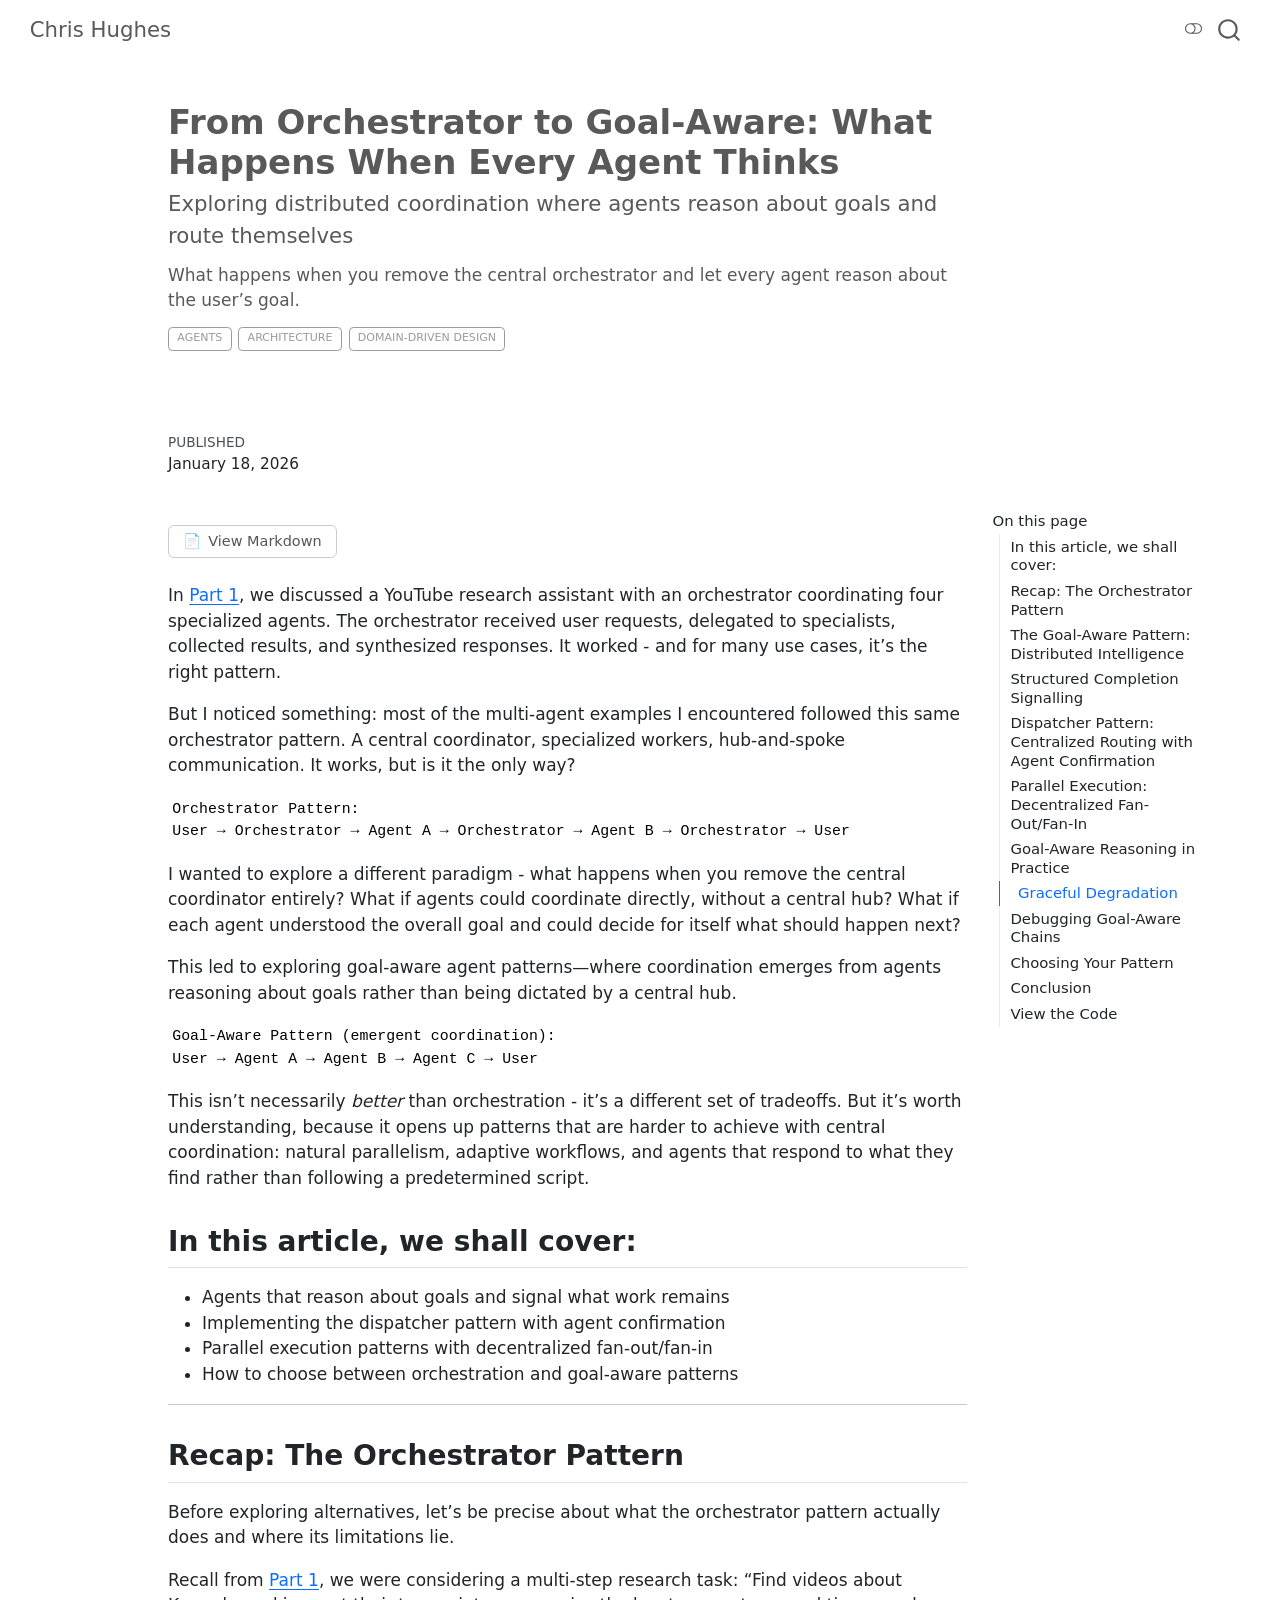
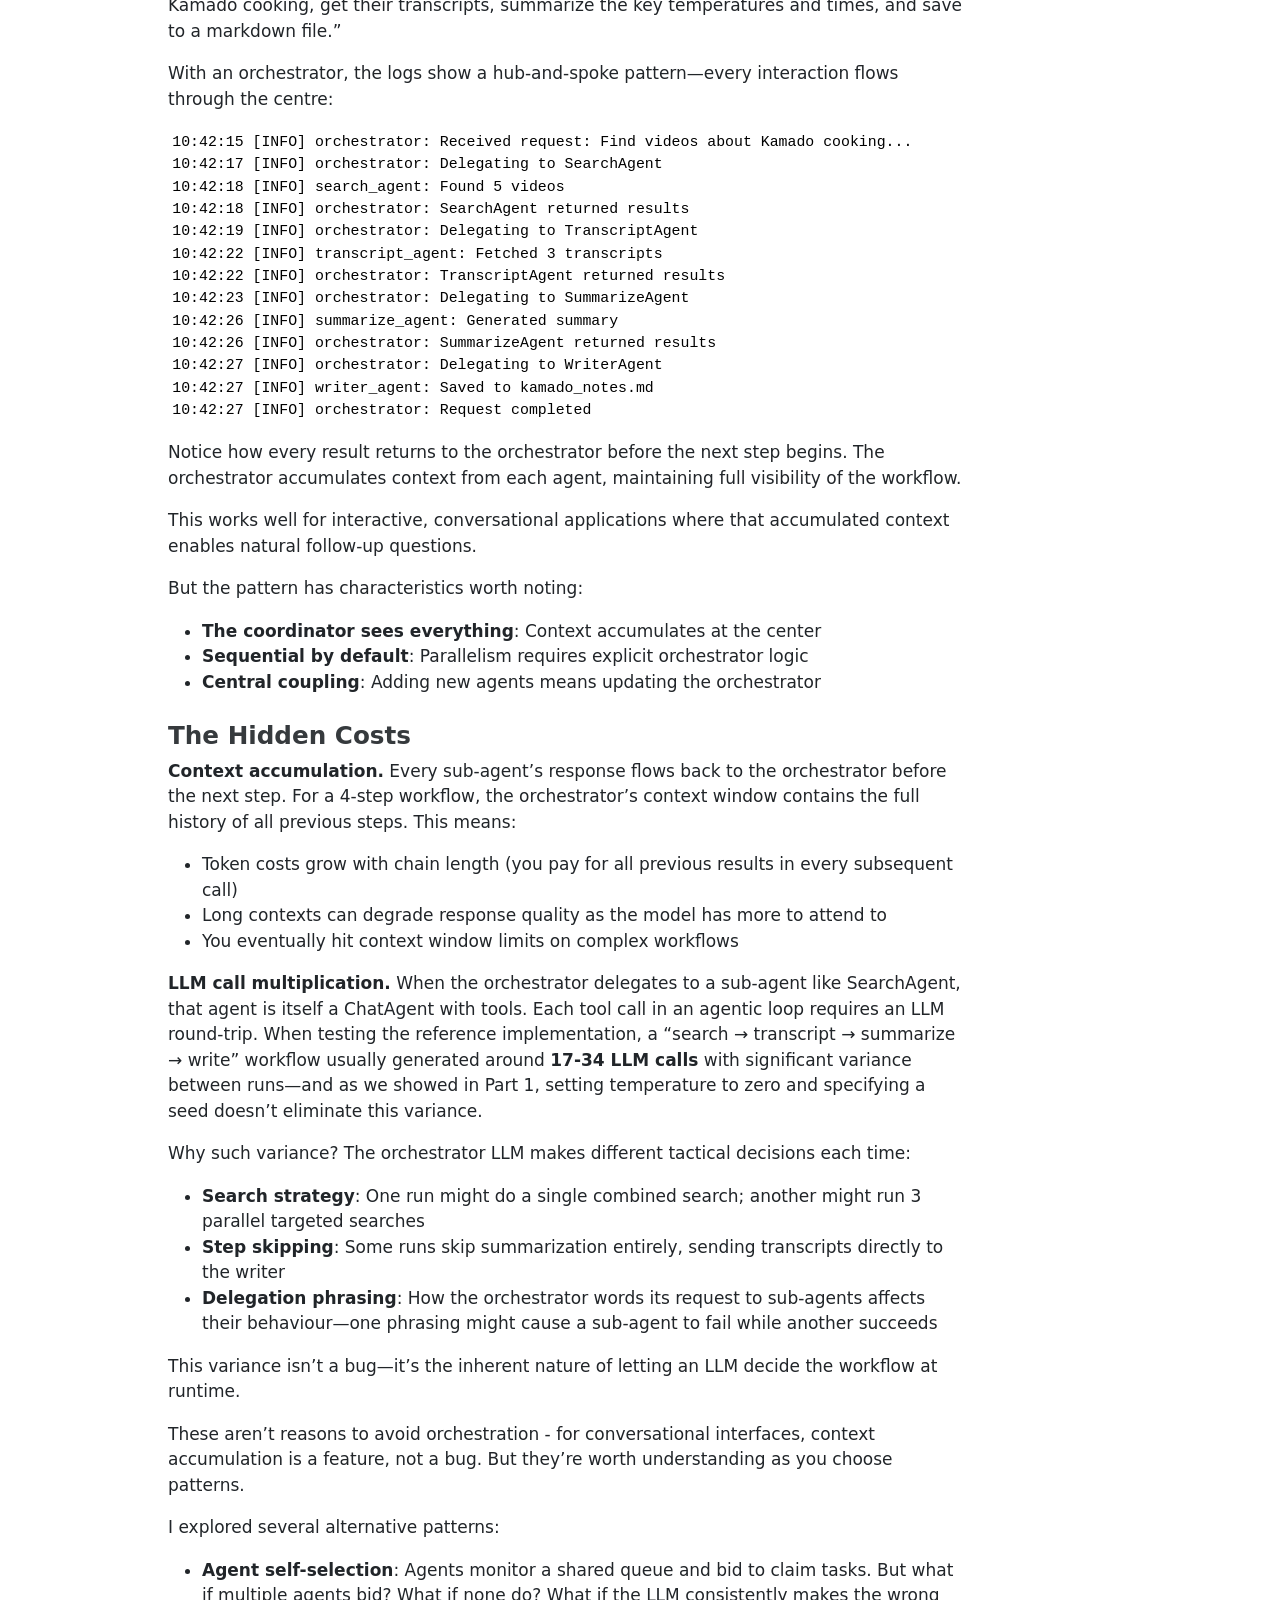
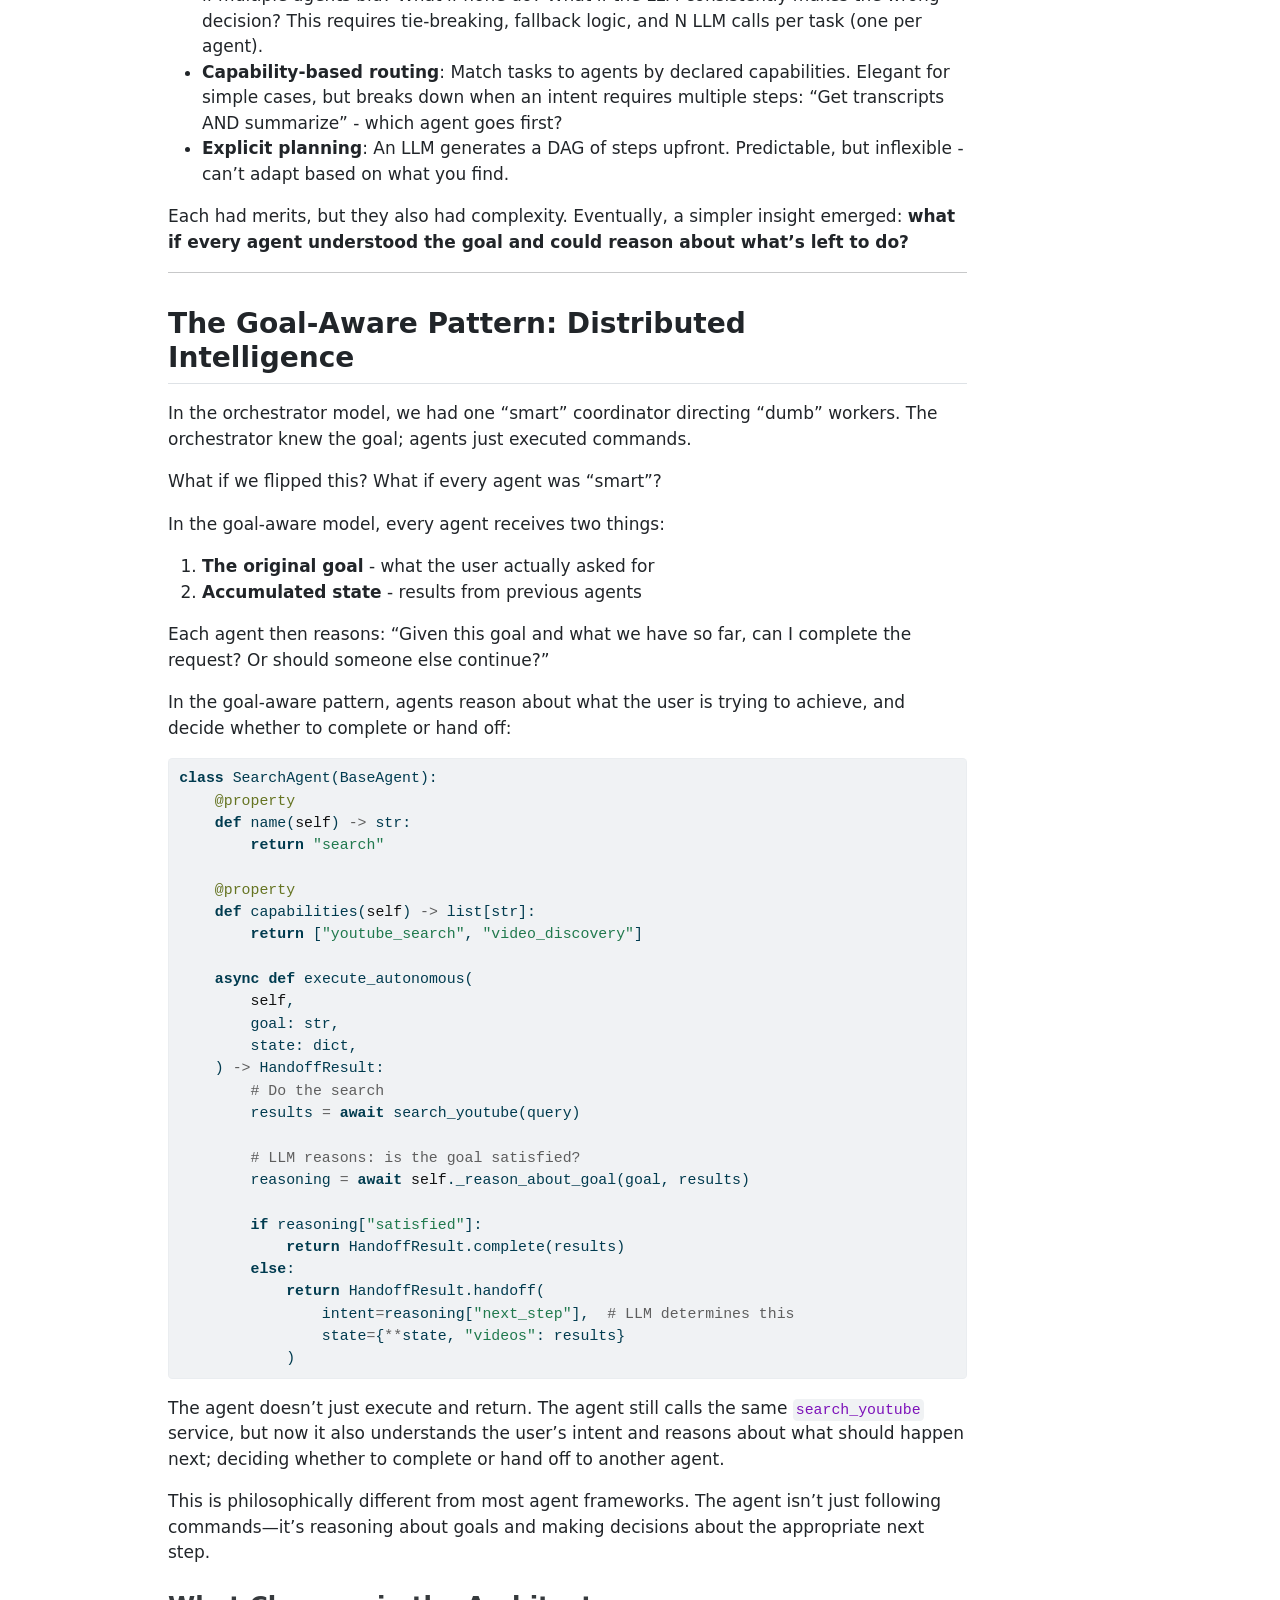
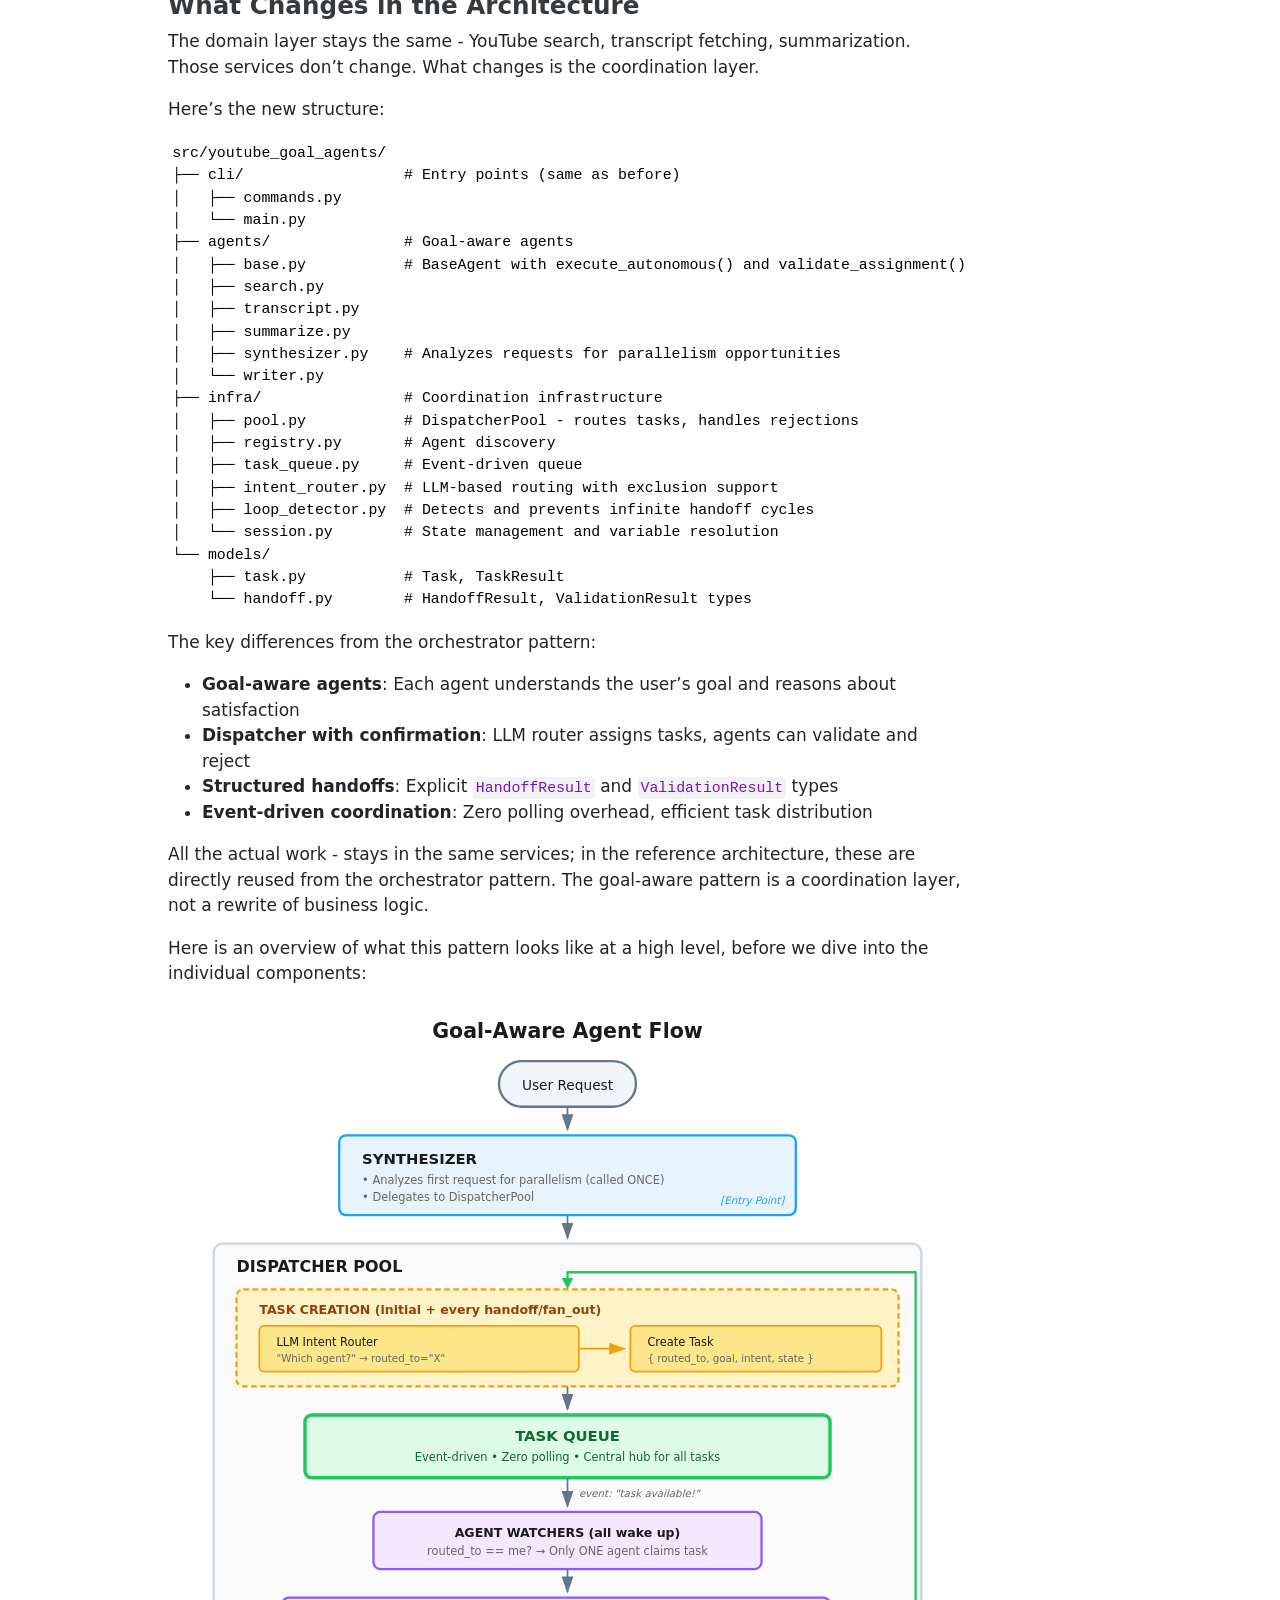
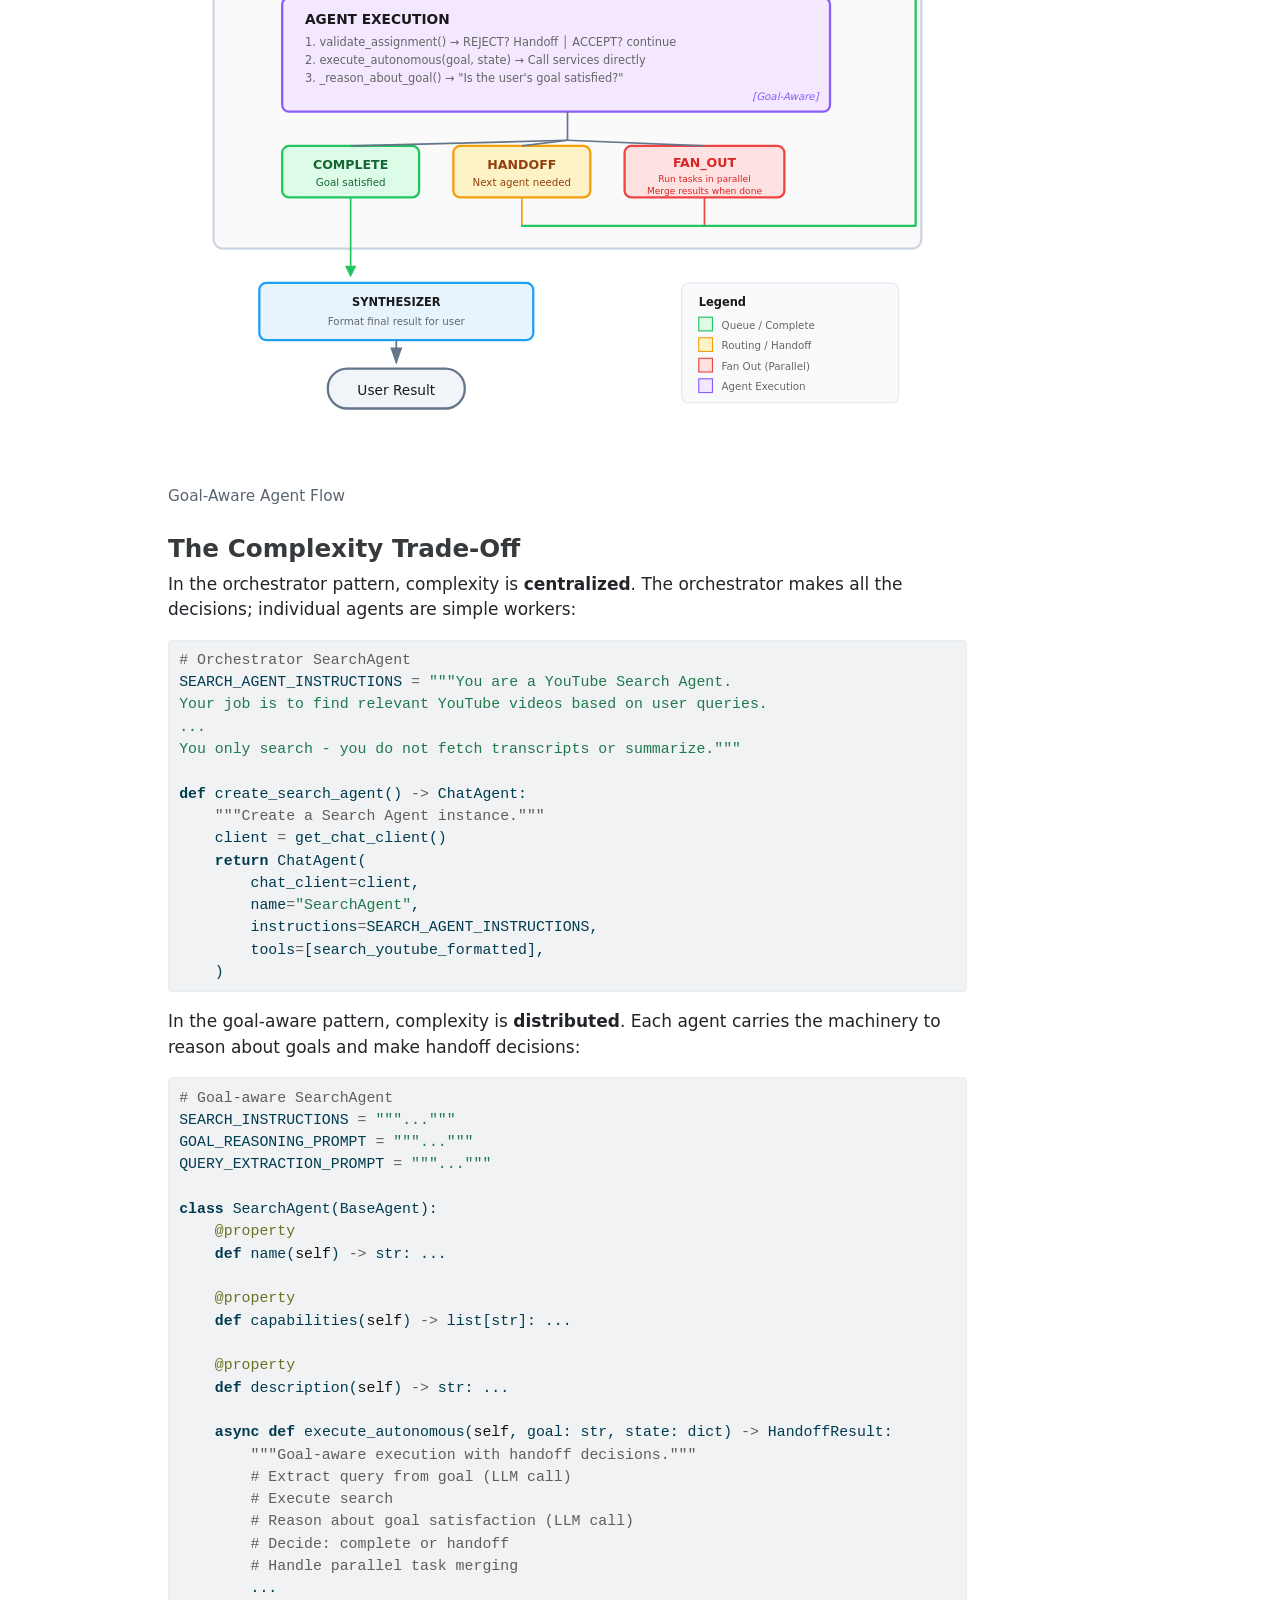
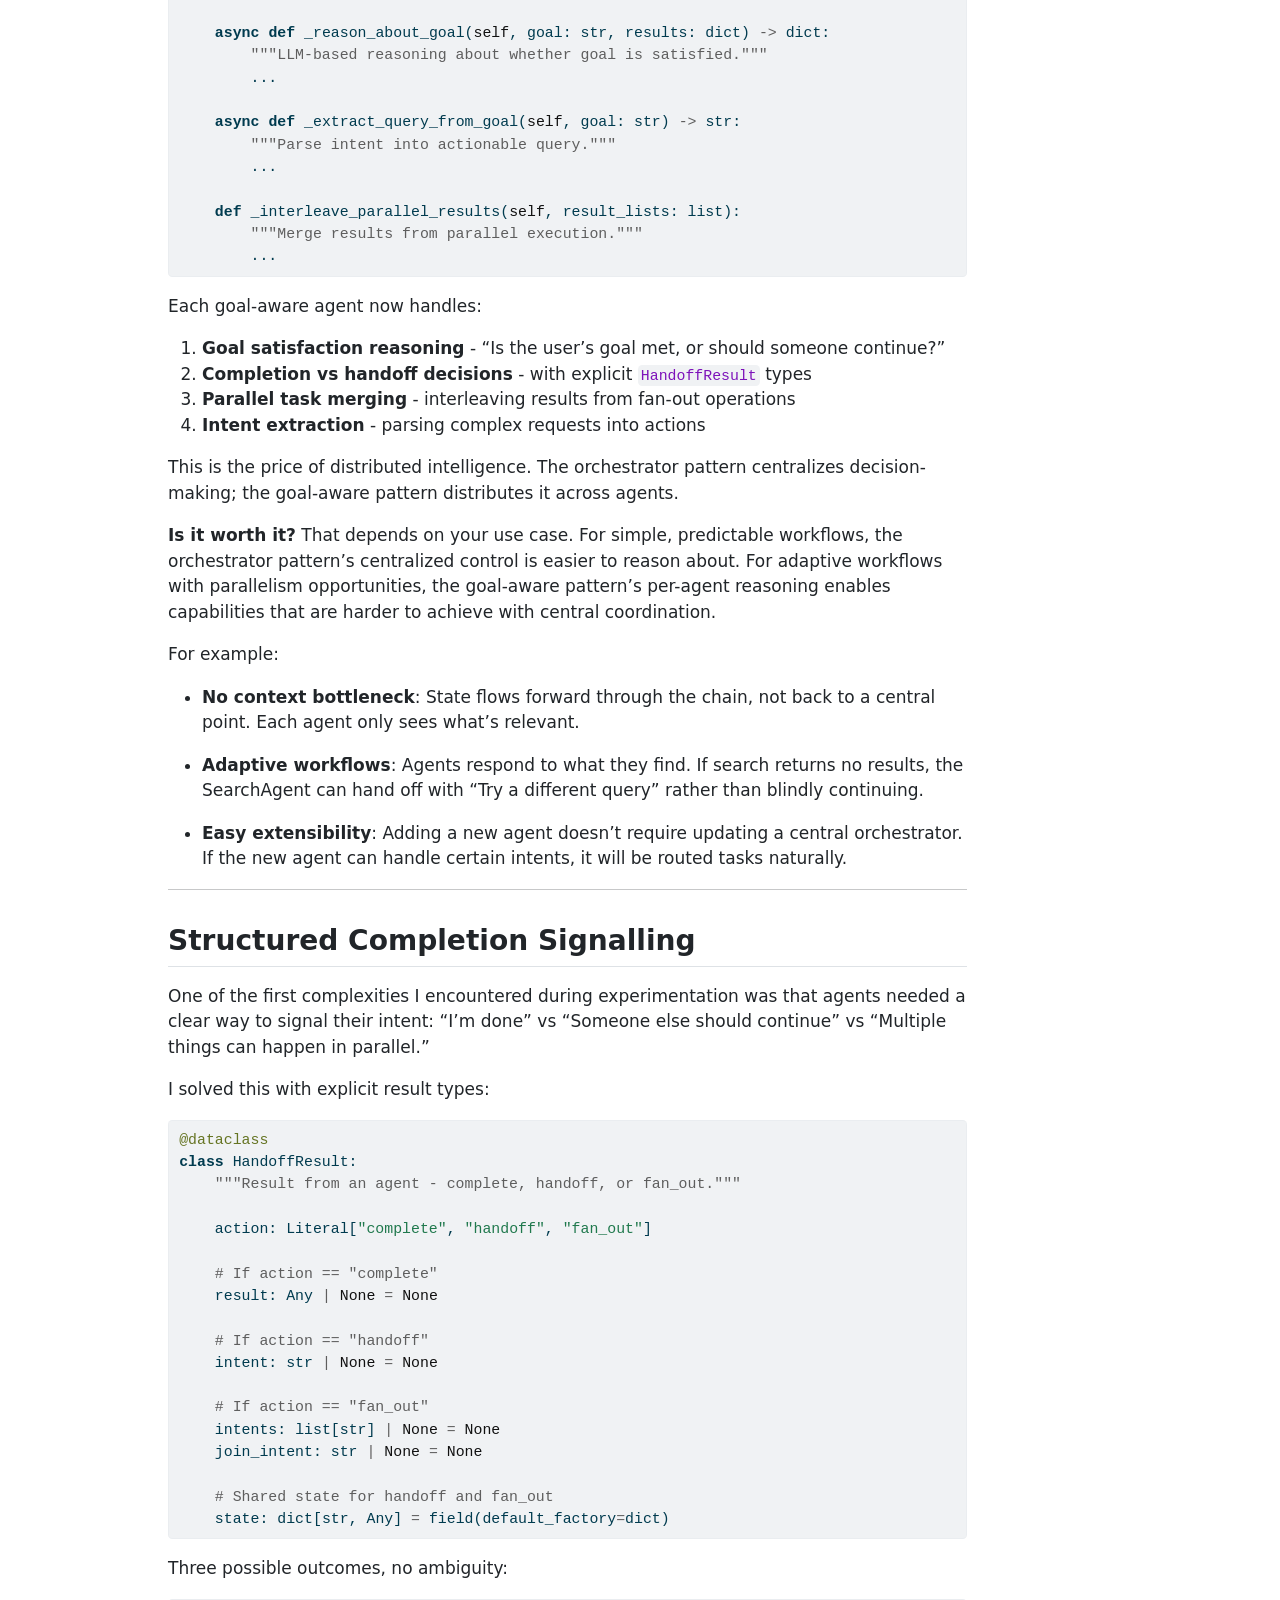
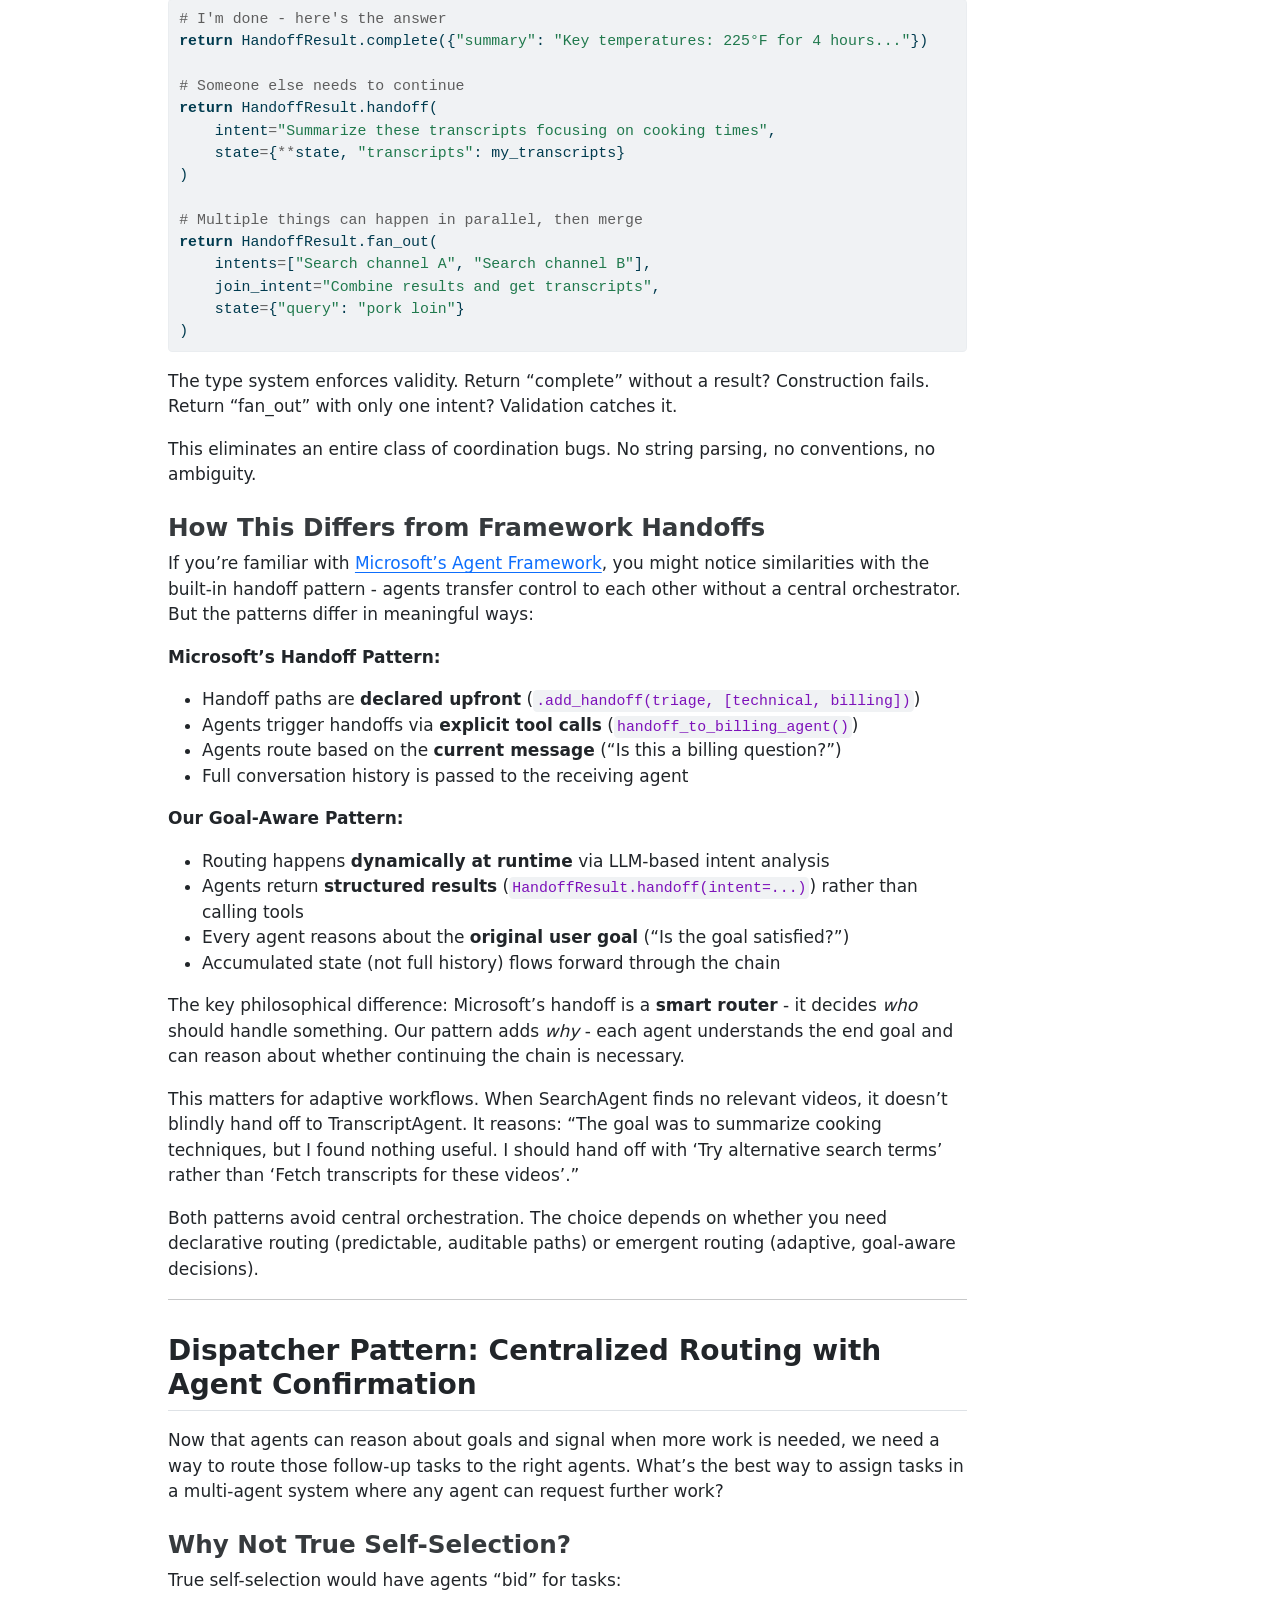
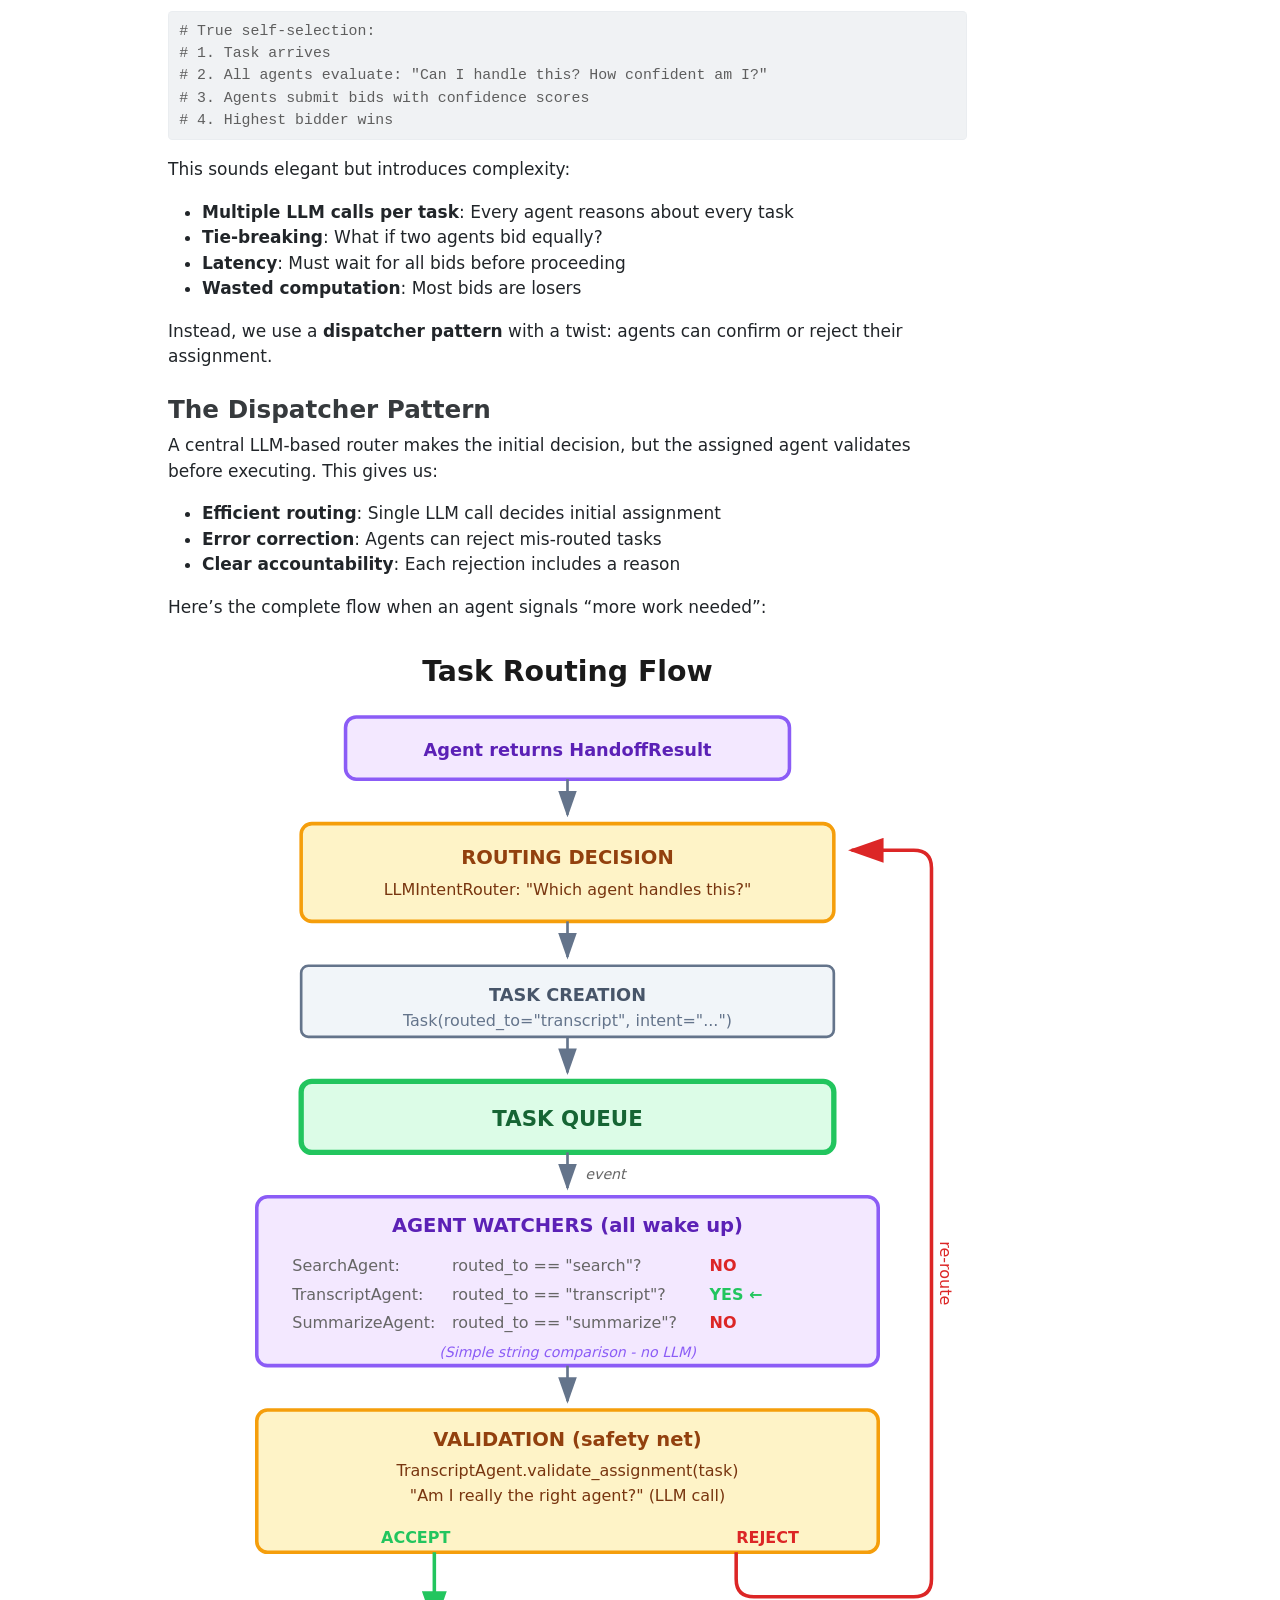
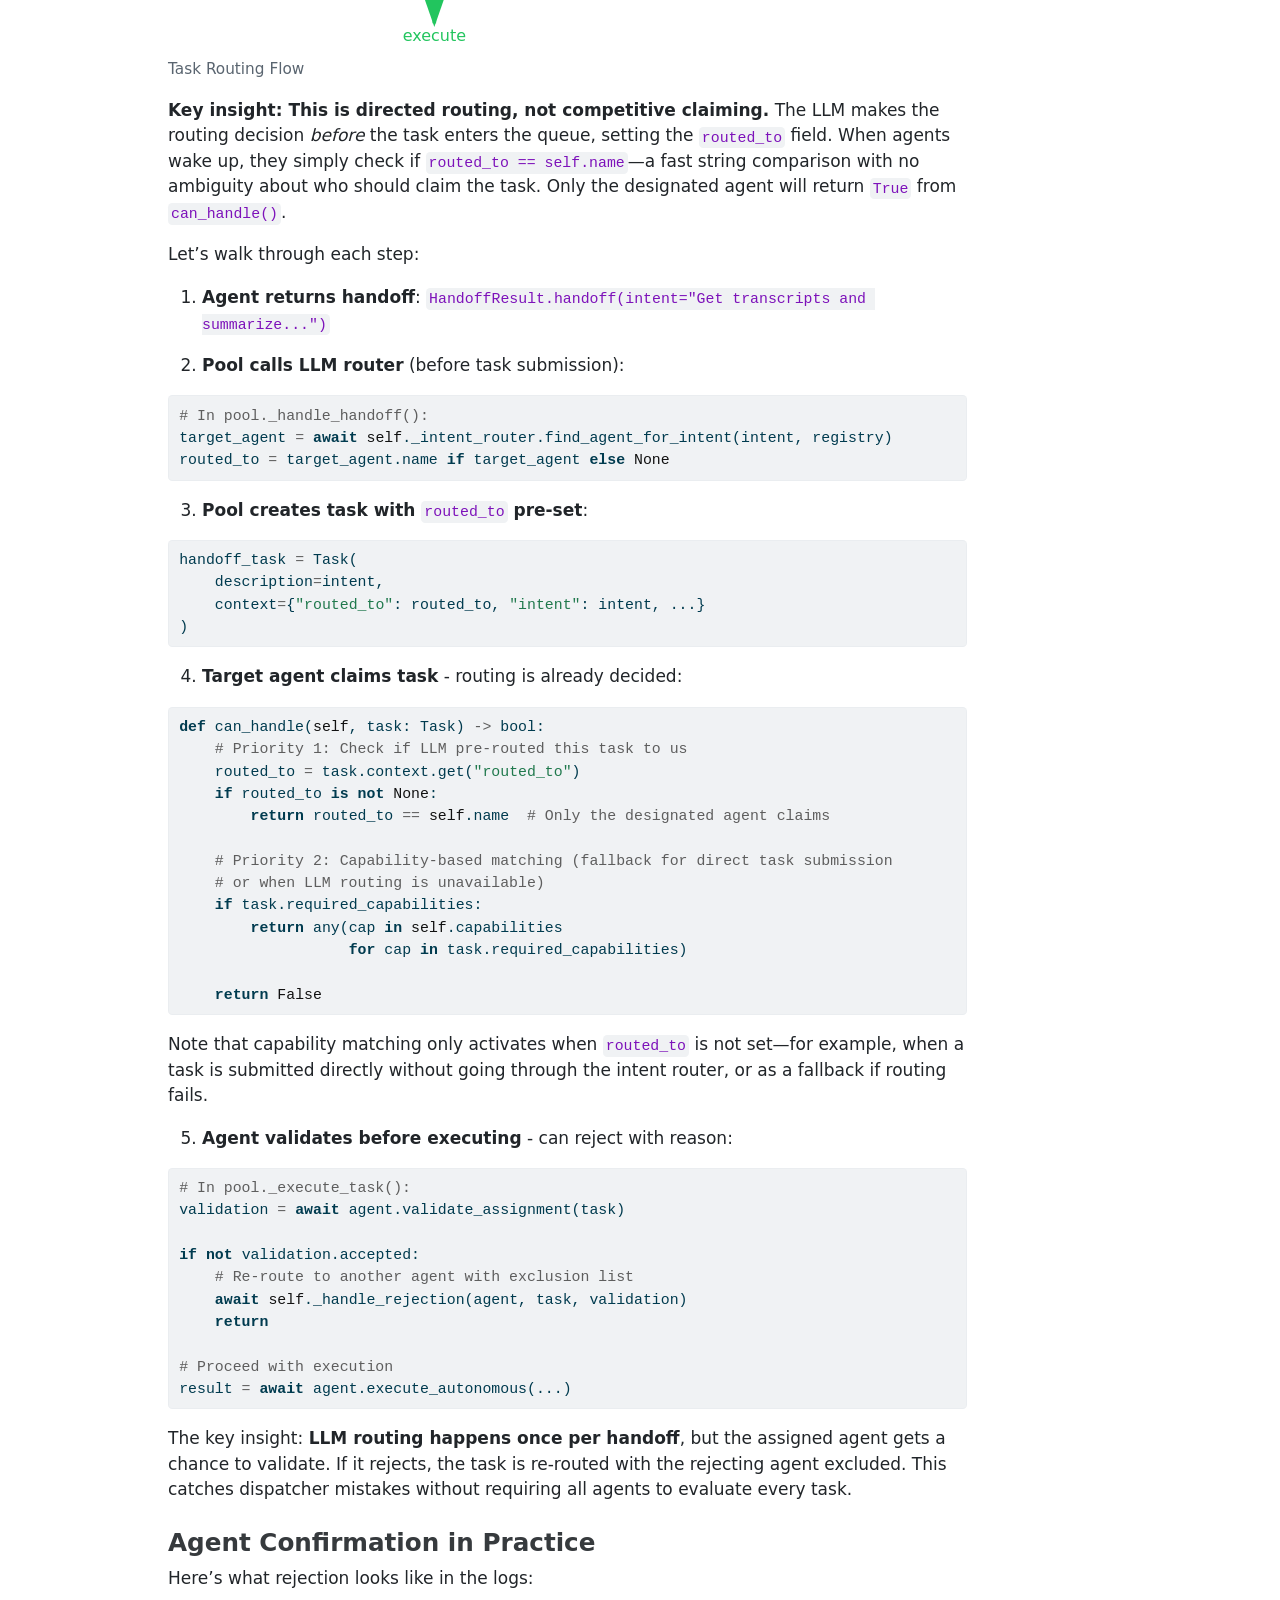
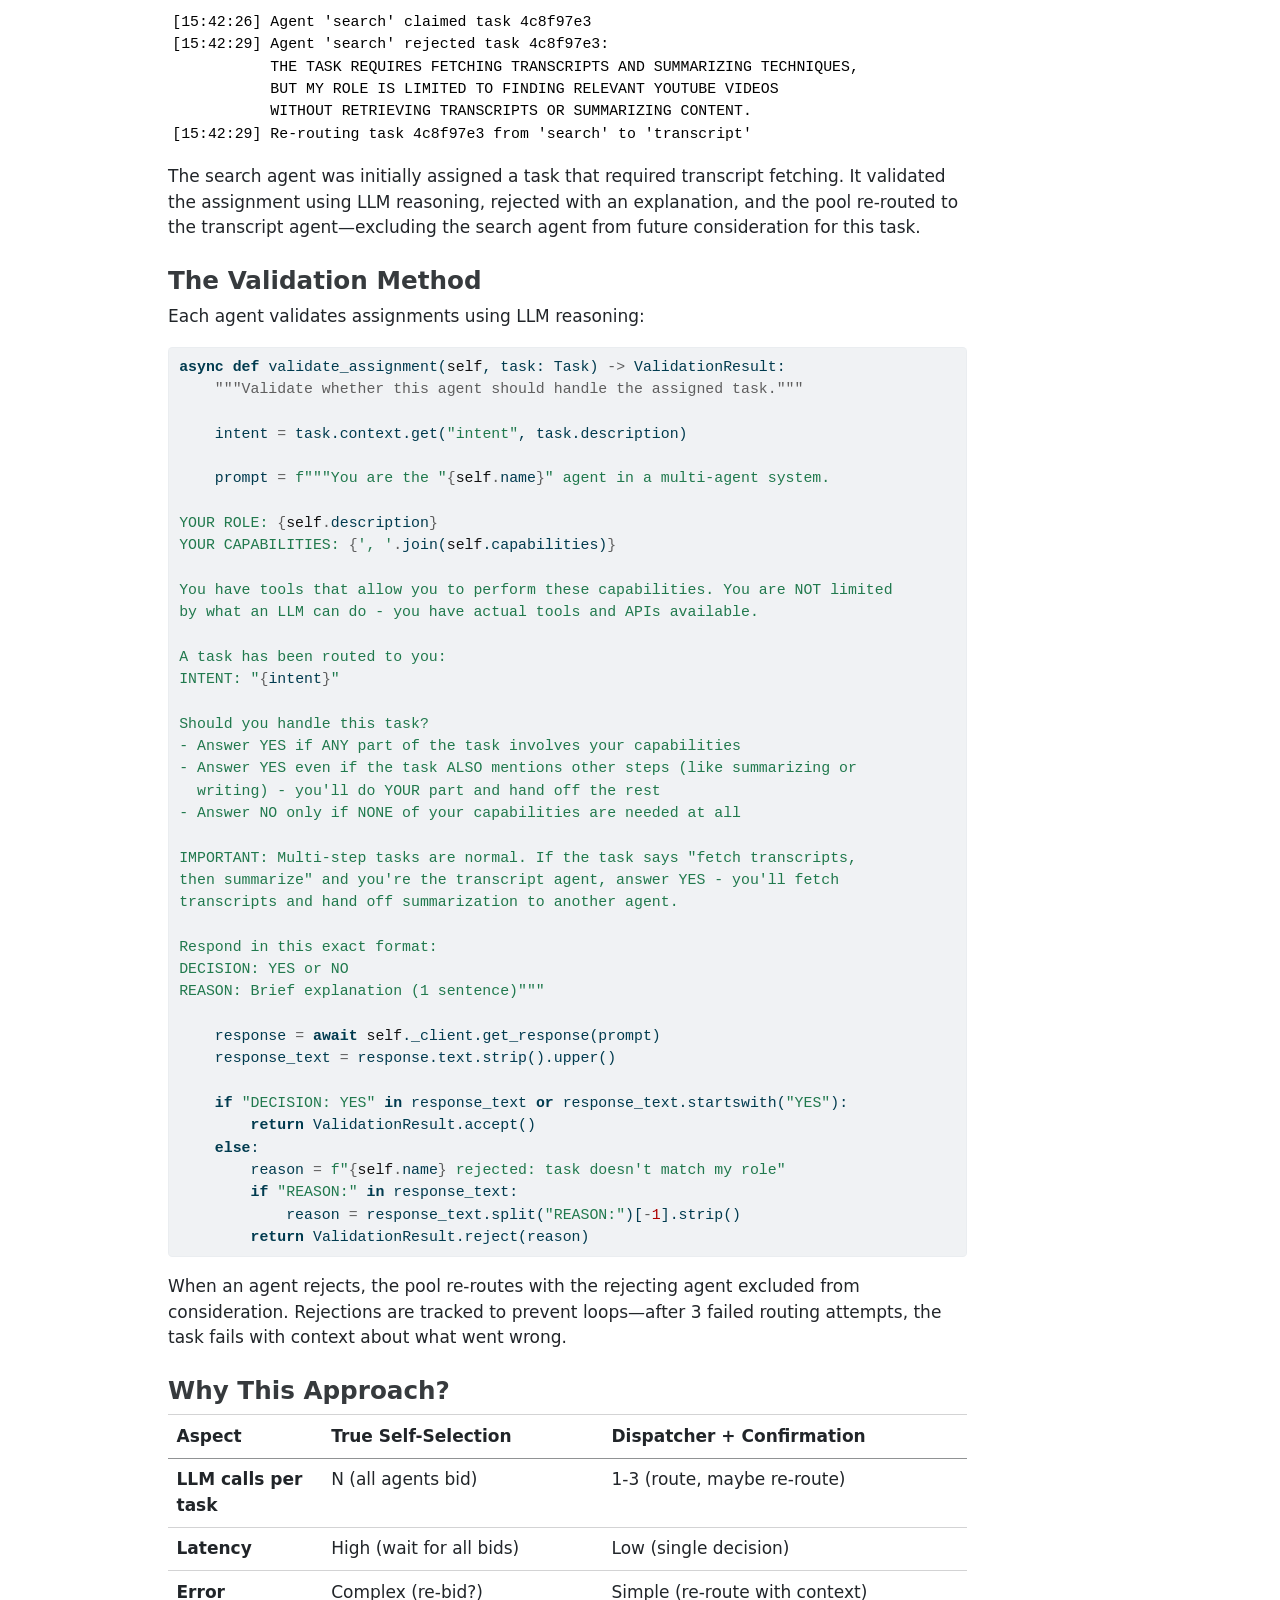
<file: posts/multi-agent-part2/index.html>
<!DOCTYPE html>
<html xmlns="http://www.w3.org/1999/xhtml" lang="en" xml:lang="en"><head>

<meta charset="utf-8">
<meta name="generator" content="quarto-1.10.18">

<meta name="viewport" content="width=device-width, initial-scale=1.0, user-scalable=yes">

<meta name="dcterms.date" content="2026-01-18">
<meta name="description" content="What happens when you remove the central orchestrator and let every agent reason about the user’s goal.">

<title>From Orchestrator to Goal-Aware: What Happens When Every Agent Thinks – Chris Hughes</title>
<style>
/* Default styles provided by pandoc.
** See https://pandoc.org/MANUAL.html#variables-for-html for config info.
*/
span.smallcaps{font-variant: small-caps;}
div.columns{display: flex; gap: 1.5em;}
div.column{flex: auto;}
@media screen {
div.columns{gap: min(4vw, 1.5em);}
div.column{overflow-x: auto;}
}
div.hanging-indent{margin-left: 1.5em; text-indent: -1.5em;}
ul.task-list{list-style: none;}
ul.task-list li input[type="checkbox"] {
  width: 0.8em;
  margin: 0 0.8em 0.2em -1em; /* quarto-specific, see https://github.com/quarto-dev/quarto-cli/issues/4556 */ 
  vertical-align: middle;
}
/* CSS for syntax highlighting */
html { -webkit-text-size-adjust: 100%; }
pre > code.sourceCode { white-space: pre; position: relative; }
pre > code.sourceCode > span { display: inline-block; line-height: 1.25; }
pre > code.sourceCode > span:empty { height: 1.2em; }
.sourceCode { overflow: visible; }
code.sourceCode > span { color: inherit; text-decoration: inherit; }
div.sourceCode { margin: 1em 0; }
pre.sourceCode { margin: 0; }
@media screen {
div.sourceCode { overflow: auto; }
}
@media print {
pre > code.sourceCode { white-space: pre-wrap; }
pre > code.sourceCode > span { text-indent: -5em; padding-left: 5em; }
}
pre.numberSource code
  { counter-reset: source-line 0; }
pre.numberSource code > span
  { position: relative; left: -4em; counter-increment: source-line; }
pre.numberSource code > span > a:first-child::before
  { content: counter(source-line);
    position: relative; left: -1em; text-align: right; vertical-align: baseline;
    border: none; display: inline-block;
    -webkit-touch-callout: none; -webkit-user-select: none;
    -khtml-user-select: none; -moz-user-select: none;
    -ms-user-select: none; user-select: none;
    padding: 0 4px; width: 4em;
  }
pre.numberSource { margin-left: 3em;  padding-left: 4px; }
div.sourceCode
  {   }
@media screen {
pre > code.sourceCode > span > a:first-child::before { text-decoration: underline; }
}
</style>


<script src="../../site_libs/quarto-nav/quarto-nav.js"></script>
<script src="../../site_libs/quarto-nav/headroom.min.js"></script>
<script src="../../site_libs/clipboard/clipboard.min.js"></script>
<script src="../../site_libs/quarto-search/autocomplete.umd.js"></script>
<script src="../../site_libs/quarto-search/fuse.min.js"></script>
<script src="../../site_libs/quarto-search/quarto-search.js"></script>
<meta name="quarto:offset" content="../../">
<link href="../../profile.jpg" rel="icon" type="image/jpeg">
<script src="../../site_libs/quarto-html/quarto.js" type="module"></script>
<script src="../../site_libs/quarto-html/tabsets/tabsets.js" type="module"></script>
<script src="../../site_libs/quarto-html/popper.min.js"></script>
<script src="../../site_libs/quarto-html/tippy.umd.min.js"></script>
<script src="../../site_libs/quarto-html/anchor.min.js"></script>
<link href="../../site_libs/quarto-html/tippy.css" rel="stylesheet">
<link href="../../site_libs/quarto-html/quarto-syntax-highlighting-64a204ab8560d761af7679ceaba22944.css" rel="stylesheet" class="quarto-color-scheme" id="quarto-text-highlighting-styles">
<link href="../../site_libs/quarto-html/quarto-syntax-highlighting-dark-b85bc7c33db8c58e0ec93c3465666fed.css" rel="stylesheet" class="quarto-color-scheme quarto-color-alternate" id="quarto-text-highlighting-styles">
<link href="../../site_libs/quarto-html/quarto-syntax-highlighting-64a204ab8560d761af7679ceaba22944.css" rel="stylesheet" class="quarto-color-scheme-extra" id="quarto-text-highlighting-styles">
<script src="../../site_libs/bootstrap/bootstrap.min.js"></script>
<link href="../../site_libs/bootstrap/bootstrap-icons.css" rel="stylesheet">
<link href="../../site_libs/bootstrap/bootstrap-6105abc1fbcb78934dd6dfb0e21c61fe.min.css" rel="stylesheet" append-hash="true" class="quarto-color-scheme" id="quarto-bootstrap" data-mode="light">
<link href="../../site_libs/bootstrap/bootstrap-dark-bad7eb6acb78bec35b2014344c72f93c.min.css" rel="stylesheet" append-hash="true" class="quarto-color-scheme quarto-color-alternate" id="quarto-bootstrap" data-mode="dark">
<link href="../../site_libs/bootstrap/bootstrap-6105abc1fbcb78934dd6dfb0e21c61fe.min.css" rel="stylesheet" append-hash="true" class="quarto-color-scheme-extra" id="quarto-bootstrap" data-mode="light">
<script id="quarto-search-options" type="application/json">{
  "location": "navbar",
  "copy-button": false,
  "collapse-after": 3,
  "panel-placement": "end",
  "type": "overlay",
  "limit": 50,
  "keyboard-shortcut": [
    "f",
    "/",
    "s"
  ],
  "show-item-context": false,
  "language": {
    "search-no-results-text": "No results",
    "search-matching-documents-text": "matching documents",
    "search-copy-link-title": "Copy link to search",
    "search-hide-matches-text": "Hide additional matches",
    "search-more-match-text": "more match in this document",
    "search-more-matches-text": "more matches in this document",
    "search-clear-button-title": "Clear",
    "search-text-placeholder": "",
    "search-detached-cancel-button-title": "Cancel",
    "search-submit-button-title": "Submit",
    "search-label": "Search"
  }
}</script>
<meta name="google-site-verification" content="AGF-dapdxVAPw474kSusFtx18hRUnG14JVgfg-pqNw8">


<link rel="stylesheet" href="../../styles.css">
<meta property="og:title" content="From Orchestrator to Goal-Aware: What Happens When Every Agent Thinks – Chris Hughes">
<meta property="og:description" content="What happens when you remove the central orchestrator and let every agent reason about the user’s goal.">
<meta property="og:image" content="https://chris-hughes10.github.io/posts/multi-agent-part2/goal_aware_flow.svg">
<meta property="og:site_name" content="Chris Hughes">
<meta name="twitter:title" content="From Orchestrator to Goal-Aware: What Happens When Every Agent Thinks – Chris Hughes">
<meta name="twitter:description" content="What happens when you remove the central orchestrator and let every agent reason about the user’s goal.">
<meta name="twitter:image" content="https://chris-hughes10.github.io/posts/multi-agent-part2/goal_aware_flow.svg">
<meta name="twitter:card" content="summary_large_image">
</head>

<body class="nav-fixed quarto-light"><script id="quarto-html-before-body" type="application/javascript">
    const toggleBodyColorMode = (bsSheetEl) => {
      const mode = bsSheetEl.getAttribute("data-mode");
      const bodyEl = window.document.querySelector("body");
      if (mode === "dark") {
        bodyEl.classList.add("quarto-dark");
        bodyEl.classList.remove("quarto-light");
      } else {
        bodyEl.classList.add("quarto-light");
        bodyEl.classList.remove("quarto-dark");
      }
    }
    const toggleBodyColorPrimary = () => {
      const bsSheetEl = window.document.querySelector("link#quarto-bootstrap:not([rel=disabled-stylesheet])");
      if (bsSheetEl) {
        toggleBodyColorMode(bsSheetEl);
      }
    }
    const setColorSchemeToggle = (alternate) => {
      const toggles = window.document.querySelectorAll('.quarto-color-scheme-toggle');
      for (let i=0; i < toggles.length; i++) {
        const toggle = toggles[i];
        if (toggle) {
          if (alternate) {
            toggle.classList.add("alternate");
          } else {
            toggle.classList.remove("alternate");
          }
        }
      }
    };
    const toggleColorMode = (alternate) => {
      // Switch the stylesheets
      const primaryStylesheets = window.document.querySelectorAll('link.quarto-color-scheme:not(.quarto-color-alternate)');
      const alternateStylesheets = window.document.querySelectorAll('link.quarto-color-scheme.quarto-color-alternate');
      manageTransitions('#quarto-margin-sidebar .nav-link', false);
      if (alternate) {
        // note: dark is layered on light, we don't disable primary!
        enableStylesheet(alternateStylesheets);
        for (const sheetNode of alternateStylesheets) {
          if (sheetNode.id === "quarto-bootstrap") {
            toggleBodyColorMode(sheetNode);
          }
        }
      } else {
        disableStylesheet(alternateStylesheets);
        enableStylesheet(primaryStylesheets)
        toggleBodyColorPrimary();
      }
      manageTransitions('#quarto-margin-sidebar .nav-link', true);
      // Switch the toggles
      setColorSchemeToggle(alternate)
      // Hack to workaround the fact that safari doesn't
      // properly recolor the scrollbar when toggling (#1455)
      if (navigator.userAgent.indexOf('Safari') > 0 && navigator.userAgent.indexOf('Chrome') == -1) {
        manageTransitions("body", false);
        window.scrollTo(0, 1);
        setTimeout(() => {
          window.scrollTo(0, 0);
          manageTransitions("body", true);
        }, 40);
      }
    }
    const disableStylesheet = (stylesheets) => {
      for (let i=0; i < stylesheets.length; i++) {
        const stylesheet = stylesheets[i];
        stylesheet.rel = 'disabled-stylesheet';
      }
    }
    const enableStylesheet = (stylesheets) => {
      for (let i=0; i < stylesheets.length; i++) {
        const stylesheet = stylesheets[i];
        if(stylesheet.rel !== 'stylesheet') { // for Chrome, which will still FOUC without this check
          stylesheet.rel = 'stylesheet';
        }
      }
    }
    const manageTransitions = (selector, allowTransitions) => {
      const els = window.document.querySelectorAll(selector);
      for (let i=0; i < els.length; i++) {
        const el = els[i];
        if (allowTransitions) {
          el.classList.remove('notransition');
        } else {
          el.classList.add('notransition');
        }
      }
    }
    const isFileUrl = () => {
      return window.location.protocol === 'file:';
    }
    const hasAlternateSentinel = () => {
      let styleSentinel = getColorSchemeSentinel();
      if (styleSentinel !== null) {
        return styleSentinel === "alternate";
      } else {
        return false;
      }
    }
    const setStyleSentinel = (alternate) => {
      const value = alternate ? "alternate" : "default";
      if (!isFileUrl()) {
        window.localStorage.setItem("quarto-color-scheme", value);
      } else {
        localAlternateSentinel = value;
      }
    }
    const getColorSchemeSentinel = () => {
      if (!isFileUrl()) {
        const storageValue = window.localStorage.getItem("quarto-color-scheme");
        return storageValue != null ? storageValue : localAlternateSentinel;
      } else {
        return localAlternateSentinel;
      }
    }
    const toggleGiscusIfUsed = (isAlternate, darkModeDefault) => {
      const baseTheme = document.querySelector('#giscus-base-theme')?.value ?? 'light';
      const alternateTheme = document.querySelector('#giscus-alt-theme')?.value ?? 'dark';
      let newTheme = '';
      if(authorPrefersDark) {
        newTheme = isAlternate ? baseTheme : alternateTheme;
      } else {
        newTheme = isAlternate ? alternateTheme : baseTheme;
      }
      const changeGiscusTheme = () => {
        // From: https://github.com/giscus/giscus/issues/336
        const sendMessage = (message) => {
          const iframe = document.querySelector('iframe.giscus-frame');
          if (!iframe) return;
          iframe.contentWindow.postMessage({ giscus: message }, 'https://giscus.app');
        }
        sendMessage({
          setConfig: {
            theme: newTheme
          }
        });
      }
      const isGiscussLoaded = window.document.querySelector('iframe.giscus-frame') !== null;
      if (isGiscussLoaded) {
        changeGiscusTheme();
      }
    };
    const authorPrefersDark = false;
    const darkModeDefault = authorPrefersDark;
      document.querySelector('link#quarto-text-highlighting-styles.quarto-color-scheme-extra').rel = 'disabled-stylesheet';
      document.querySelector('link#quarto-bootstrap.quarto-color-scheme-extra').rel = 'disabled-stylesheet';
    let localAlternateSentinel = darkModeDefault ? 'alternate' : 'default';
    // Dark / light mode switch
    window.quartoToggleColorScheme = () => {
      // Read the current dark / light value
      let toAlternate = !hasAlternateSentinel();
      toggleColorMode(toAlternate);
      setStyleSentinel(toAlternate);
      toggleGiscusIfUsed(toAlternate, darkModeDefault);
      window.dispatchEvent(new Event('resize'));
    };
    // Switch to dark mode if need be
    if (hasAlternateSentinel()) {
      toggleColorMode(true);
    } else {
      toggleColorMode(false);
    }
  </script>

<div id="quarto-search-results"></div>
  <header id="quarto-header" class="headroom fixed-top quarto-banner">
    <nav class="navbar navbar-expand-lg " data-bs-theme="dark">
      <div class="navbar-container container-fluid">
      <div class="navbar-brand-container mx-auto">
    <a class="navbar-brand" href="../../index.html">
    <span class="navbar-title">Chris Hughes</span>
    </a>
  </div>
        <div class="quarto-navbar-tools tools-end">
  <a href="" class="quarto-color-scheme-toggle quarto-navigation-tool  px-1" onclick="window.quartoToggleColorScheme(); return false;" title="Toggle dark mode"><i class="bi"></i></a>
</div>
          <div id="quarto-search" class="" title="Search"></div>
      </div> <!-- /container-fluid -->
    </nav>
</header>
<!-- content -->
<header id="title-block-header" class="quarto-title-block default page-columns page-full">
  <div class="quarto-title-banner page-columns page-full">
    <div class="quarto-title column-body">
      <h1 class="title">From Orchestrator to Goal-Aware: What Happens When Every Agent Thinks</h1>
            <p class="subtitle lead">Exploring distributed coordination where agents reason about goals and route themselves</p>
                  <div>
        <div class="description">
          What happens when you remove the central orchestrator and let every agent reason about the user’s goal.
        </div>
      </div>
                          <div class="quarto-categories">
                <div class="quarto-category">Agents</div>
                <div class="quarto-category">Architecture</div>
                <div class="quarto-category">Domain-Driven Design</div>
              </div>
                  </div>
  </div>
    
  
  <div class="quarto-title-meta">

      
      <div>
      <div class="quarto-title-meta-heading">Published</div>
      <div class="quarto-title-meta-contents">
        <p class="date">January 18, 2026</p>
      </div>
    </div>
    
      
    </div>
    
  
  </header><div id="quarto-content" class="quarto-container page-columns page-rows-contents page-layout-article page-navbar">
<!-- sidebar -->
<!-- margin-sidebar -->
    <div id="quarto-margin-sidebar" class="sidebar margin-sidebar">
        <nav id="TOC" role="doc-toc" class="toc-active">
    <h2 id="toc-title">On this page</h2>
   
  <ul>
  <li><a href="#in-this-article-we-shall-cover" id="toc-in-this-article-we-shall-cover" class="nav-link active" data-scroll-target="#in-this-article-we-shall-cover">In this article, we shall cover:</a></li>
  <li><a href="#recap-the-orchestrator-pattern" id="toc-recap-the-orchestrator-pattern" class="nav-link" data-scroll-target="#recap-the-orchestrator-pattern">Recap: The Orchestrator Pattern</a>
  <ul class="collapse">
  <li><a href="#the-hidden-costs" id="toc-the-hidden-costs" class="nav-link" data-scroll-target="#the-hidden-costs">The Hidden Costs</a></li>
  </ul></li>
  <li><a href="#the-goal-aware-pattern-distributed-intelligence" id="toc-the-goal-aware-pattern-distributed-intelligence" class="nav-link" data-scroll-target="#the-goal-aware-pattern-distributed-intelligence">The Goal-Aware Pattern: Distributed Intelligence</a>
  <ul class="collapse">
  <li><a href="#what-changes-in-the-architecture" id="toc-what-changes-in-the-architecture" class="nav-link" data-scroll-target="#what-changes-in-the-architecture">What Changes in the Architecture</a></li>
  <li><a href="#the-complexity-trade-off" id="toc-the-complexity-trade-off" class="nav-link" data-scroll-target="#the-complexity-trade-off">The Complexity Trade-Off</a></li>
  </ul></li>
  <li><a href="#structured-completion-signalling" id="toc-structured-completion-signalling" class="nav-link" data-scroll-target="#structured-completion-signalling">Structured Completion Signalling</a>
  <ul class="collapse">
  <li><a href="#how-this-differs-from-framework-handoffs" id="toc-how-this-differs-from-framework-handoffs" class="nav-link" data-scroll-target="#how-this-differs-from-framework-handoffs">How This Differs from Framework Handoffs</a></li>
  </ul></li>
  <li><a href="#dispatcher-pattern-centralized-routing-with-agent-confirmation" id="toc-dispatcher-pattern-centralized-routing-with-agent-confirmation" class="nav-link" data-scroll-target="#dispatcher-pattern-centralized-routing-with-agent-confirmation">Dispatcher Pattern: Centralized Routing with Agent Confirmation</a>
  <ul class="collapse">
  <li><a href="#why-not-true-self-selection" id="toc-why-not-true-self-selection" class="nav-link" data-scroll-target="#why-not-true-self-selection">Why Not True Self-Selection?</a></li>
  <li><a href="#the-dispatcher-pattern" id="toc-the-dispatcher-pattern" class="nav-link" data-scroll-target="#the-dispatcher-pattern">The Dispatcher Pattern</a></li>
  <li><a href="#agent-confirmation-in-practice" id="toc-agent-confirmation-in-practice" class="nav-link" data-scroll-target="#agent-confirmation-in-practice">Agent Confirmation in Practice</a></li>
  <li><a href="#the-validation-method" id="toc-the-validation-method" class="nav-link" data-scroll-target="#the-validation-method">The Validation Method</a></li>
  <li><a href="#why-this-approach" id="toc-why-this-approach" class="nav-link" data-scroll-target="#why-this-approach">Why This Approach?</a></li>
  </ul></li>
  <li><a href="#parallel-execution-decentralized-fan-outfan-in" id="toc-parallel-execution-decentralized-fan-outfan-in" class="nav-link" data-scroll-target="#parallel-execution-decentralized-fan-outfan-in">Parallel Execution: Decentralized Fan-Out/Fan-In</a>
  <ul class="collapse">
  <li><a href="#the-pattern" id="toc-the-pattern" class="nav-link" data-scroll-target="#the-pattern">The Pattern</a></li>
  <li><a href="#taskgroup-tracking-parallel-completion" id="toc-taskgroup-tracking-parallel-completion" class="nav-link" data-scroll-target="#taskgroup-tracking-parallel-completion">TaskGroup: Tracking Parallel Completion</a></li>
  <li><a href="#key-design-decisions" id="toc-key-design-decisions" class="nav-link" data-scroll-target="#key-design-decisions">Key Design Decisions</a></li>
  <li><a href="#handling-partial-failures-in-parallel-execution" id="toc-handling-partial-failures-in-parallel-execution" class="nav-link" data-scroll-target="#handling-partial-failures-in-parallel-execution">Handling Partial Failures in Parallel Execution</a></li>
  </ul></li>
  <li><a href="#goal-aware-reasoning-in-practice" id="toc-goal-aware-reasoning-in-practice" class="nav-link" data-scroll-target="#goal-aware-reasoning-in-practice">Goal-Aware Reasoning in Practice</a>
  <ul class="collapse">
  <li><a href="#graceful-degradation" id="toc-graceful-degradation" class="nav-link" data-scroll-target="#graceful-degradation">Graceful Degradation</a></li>
  </ul></li>
  <li><a href="#debugging-goal-aware-chains" id="toc-debugging-goal-aware-chains" class="nav-link" data-scroll-target="#debugging-goal-aware-chains">Debugging Goal-Aware Chains</a>
  <ul class="collapse">
  <li><a href="#built-in-observability" id="toc-built-in-observability" class="nav-link" data-scroll-target="#built-in-observability">Built-in Observability</a></li>
  <li><a href="#debug-mode-example" id="toc-debug-mode-example" class="nav-link" data-scroll-target="#debug-mode-example">Debug Mode Example</a></li>
  </ul></li>
  <li><a href="#choosing-your-pattern" id="toc-choosing-your-pattern" class="nav-link" data-scroll-target="#choosing-your-pattern">Choosing Your Pattern</a>
  <ul class="collapse">
  <li><a href="#pattern-selection-guide" id="toc-pattern-selection-guide" class="nav-link" data-scroll-target="#pattern-selection-guide">Pattern Selection Guide</a></li>
  <li><a href="#performance-characteristics" id="toc-performance-characteristics" class="nav-link" data-scroll-target="#performance-characteristics">Performance Characteristics</a></li>
  <li><a href="#why-predictable-llm-calls" id="toc-why-predictable-llm-calls" class="nav-link" data-scroll-target="#why-predictable-llm-calls">Why Predictable LLM Calls?</a></li>
  </ul></li>
  <li><a href="#conclusion" id="toc-conclusion" class="nav-link" data-scroll-target="#conclusion">Conclusion</a></li>
  <li><a href="#view-the-code" id="toc-view-the-code" class="nav-link" data-scroll-target="#view-the-code">View the Code</a></li>
  </ul>
</nav>
    </div>
<!-- main -->
<main class="content quarto-banner-title-block" id="quarto-document-content">






<div class="source-button-wrapper"><button class="source-md-button" type="button" aria-label="View raw markdown source"><span class="source-md-button-icon" aria-hidden="true">📄</span> View Markdown</button><div class="source-md-content" hidden="">---
title: "From Orchestrator to Goal-Aware: What Happens When Every Agent Thinks"
subtitle: "Exploring distributed coordination where agents reason about goals and route themselves"
date: "2026-01-18"
categories: [Agents, Architecture, "Domain-Driven Design"]
reading-time: 25
description: "What happens when you remove the central orchestrator and let every agent reason about the user's goal."
---

::: {.source-button}
:::

In [Part 1](../multi-agent-part1/), we discussed a YouTube research assistant with an orchestrator coordinating four specialized agents. The orchestrator received user requests, delegated to specialists, collected results, and synthesized responses. It worked - and for many use cases, it's the right pattern.

But I noticed something: most of the multi-agent examples I encountered followed this same orchestrator pattern. A central coordinator, specialized workers, hub-and-spoke communication. It works, but is it the only way?

```
Orchestrator Pattern:
User → Orchestrator → Agent A → Orchestrator → Agent B → Orchestrator → User
```

I wanted to explore a different paradigm - what happens when you remove the central coordinator entirely? What if agents could coordinate directly, without a central hub? What if each agent understood the overall goal and could decide for itself what should happen next?

This led to exploring goal-aware agent patterns—where coordination emerges from agents reasoning about goals rather than being dictated by a central hub.

```
Goal-Aware Pattern (emergent coordination):
User → Agent A → Agent B → Agent C → User
```

This isn't necessarily *better* than orchestration - it's a different set of tradeoffs. But it's worth understanding, because it opens up patterns that are harder to achieve with central coordination: natural parallelism, adaptive workflows, and agents that respond to what they find rather than following a predetermined script.

## In this article, we shall cover:

- Agents that reason about goals and signal what work remains
- Implementing the dispatcher pattern with agent confirmation
- Parallel execution patterns with decentralized fan-out/fan-in
- How to choose between orchestration and goal-aware patterns

---

## Recap: The Orchestrator Pattern

Before exploring alternatives, let's be precise about what the orchestrator pattern actually does and where its limitations lie.

Recall from [Part 1](../multi-agent-part1/), we were considering a multi-step research task: "Find videos about Kamado cooking, get their transcripts, summarize the key temperatures and times, and save to a markdown file."

With an orchestrator, the logs show a hub-and-spoke pattern—every interaction flows through the centre:

```
10:42:15 [INFO] orchestrator: Received request: Find videos about Kamado cooking...
10:42:17 [INFO] orchestrator: Delegating to SearchAgent
10:42:18 [INFO] search_agent: Found 5 videos
10:42:18 [INFO] orchestrator: SearchAgent returned results
10:42:19 [INFO] orchestrator: Delegating to TranscriptAgent
10:42:22 [INFO] transcript_agent: Fetched 3 transcripts
10:42:22 [INFO] orchestrator: TranscriptAgent returned results
10:42:23 [INFO] orchestrator: Delegating to SummarizeAgent
10:42:26 [INFO] summarize_agent: Generated summary
10:42:26 [INFO] orchestrator: SummarizeAgent returned results
10:42:27 [INFO] orchestrator: Delegating to WriterAgent
10:42:27 [INFO] writer_agent: Saved to kamado_notes.md
10:42:27 [INFO] orchestrator: Request completed
```

Notice how every result returns to the orchestrator before the next step begins. The orchestrator accumulates context from each agent, maintaining full visibility of the workflow.

This works well for interactive, conversational applications where that accumulated context enables natural follow-up questions.

But the pattern has characteristics worth noting:

- **The coordinator sees everything**: Context accumulates at the center
- **Sequential by default**: Parallelism requires explicit orchestrator logic
- **Central coupling**: Adding new agents means updating the orchestrator

### The Hidden Costs

**Context accumulation.** Every sub-agent's response flows back to the orchestrator before the next step. For a 4-step workflow, the orchestrator's context window contains the full history of all previous steps. This means:

- Token costs grow with chain length (you pay for all previous results in every subsequent call)
- Long contexts can degrade response quality as the model has more to attend to
- You eventually hit context window limits on complex workflows

**LLM call multiplication.** When the orchestrator delegates to a sub-agent like SearchAgent, that agent is itself a ChatAgent with tools. Each tool call in an agentic loop requires an LLM round-trip. When testing the reference implementation, a "search → transcript → summarize → write" workflow usually generated around **17-34 LLM calls** with significant variance between runs—and as we showed in Part 1, setting temperature to zero and specifying a seed doesn't eliminate this variance.

Why such variance? The orchestrator LLM makes different tactical decisions each time:

- **Search strategy**: One run might do a single combined search; another might run 3 parallel targeted searches
- **Step skipping**: Some runs skip summarization entirely, sending transcripts directly to the writer
- **Delegation phrasing**: How the orchestrator words its request to sub-agents affects their behaviour—one phrasing might cause a sub-agent to fail while another succeeds

This variance isn't a bug—it's the inherent nature of letting an LLM decide the workflow at runtime.

These aren't reasons to avoid orchestration - for conversational interfaces, context accumulation is a feature, not a bug. But they're worth understanding as you choose patterns.

I explored several alternative patterns:

- **Agent self-selection**: Agents monitor a shared queue and bid to claim tasks. But what if multiple agents bid? What if none do? What if the LLM consistently makes the wrong decision? This requires tie-breaking, fallback logic, and N LLM calls per task (one per agent).
- **Capability-based routing**: Match tasks to agents by declared capabilities. Elegant for simple cases, but breaks down when an intent requires multiple steps: "Get transcripts AND summarize" - which agent goes first?
- **Explicit planning**: An LLM generates a DAG of steps upfront. Predictable, but inflexible - can't adapt based on what you find.

Each had merits, but they also had complexity. Eventually, a simpler insight emerged: **what if every agent understood the goal and could reason about what's left to do?**

---

## The Goal-Aware Pattern: Distributed Intelligence

In the orchestrator model, we had one "smart" coordinator directing "dumb" workers. The orchestrator knew the goal; agents just executed commands.

What if we flipped this? What if every agent was "smart"?

In the goal-aware model, every agent receives two things:

1. **The original goal** - what the user actually asked for
2. **Accumulated state** - results from previous agents

Each agent then reasons: "Given this goal and what we have so far, can I complete the request? Or should someone else continue?"


In the goal-aware pattern, agents reason about what the user is trying to achieve, and decide whether to complete or hand off:

```python
class SearchAgent(BaseAgent):
    @property
    def name(self) -&gt; str:
        return "search"

    @property
    def capabilities(self) -&gt; list[str]:
        return ["youtube_search", "video_discovery"]

    async def execute_autonomous(
        self,
        goal: str,
        state: dict,
    ) -&gt; HandoffResult:
        # Do the search
        results = await search_youtube(query)

        # LLM reasons: is the goal satisfied?
        reasoning = await self._reason_about_goal(goal, results)

        if reasoning["satisfied"]:
            return HandoffResult.complete(results)
        else:
            return HandoffResult.handoff(
                intent=reasoning["next_step"],  # LLM determines this
                state={**state, "videos": results}
            )
```

The agent doesn't just execute and return. The agent still calls the same `search_youtube` service, but now it also understands the user's intent and reasons about what should happen next; deciding whether to complete or hand off to another agent.

This is philosophically different from most agent frameworks. The agent isn't just following commands—it's reasoning about goals and making decisions about the appropriate next step.



### What Changes in the Architecture

The domain layer stays the same - YouTube search, transcript fetching, summarization. Those services don't change. What changes is the coordination layer.

Here's the new structure:

```
src/youtube_goal_agents/
├── cli/                  # Entry points (same as before)
│   ├── commands.py
│   └── main.py
├── agents/               # Goal-aware agents
│   ├── base.py           # BaseAgent with execute_autonomous() and validate_assignment()
│   ├── search.py
│   ├── transcript.py
│   ├── summarize.py
│   ├── synthesizer.py    # Analyzes requests for parallelism opportunities
│   └── writer.py
├── infra/                # Coordination infrastructure
│   ├── pool.py           # DispatcherPool - routes tasks, handles rejections
│   ├── registry.py       # Agent discovery
│   ├── task_queue.py     # Event-driven queue
│   ├── intent_router.py  # LLM-based routing with exclusion support
│   ├── loop_detector.py  # Detects and prevents infinite handoff cycles
│   └── session.py        # State management and variable resolution
└── models/
    ├── task.py           # Task, TaskResult
    └── handoff.py        # HandoffResult, ValidationResult types
```

The key differences from the orchestrator pattern:

- **Goal-aware agents**: Each agent understands the user's goal and reasons about satisfaction
- **Dispatcher with confirmation**: LLM router assigns tasks, agents can validate and reject
- **Structured handoffs**: Explicit `HandoffResult` and `ValidationResult` types
- **Event-driven coordination**: Zero polling overhead, efficient task distribution


All the actual work - stays in the same services; in the reference architecture, these are directly reused from the orchestrator pattern. The goal-aware pattern is a coordination layer, not a rewrite of business logic.

Here is an overview of what this pattern looks like at a high level, before we dive into the individual components:

![Goal-Aware Agent Flow](goal_aware_flow.svg)

### The Complexity Trade-Off

In the orchestrator pattern, complexity is **centralized**. The orchestrator makes all the decisions; individual agents are simple workers:

```python
# Orchestrator SearchAgent
SEARCH_AGENT_INSTRUCTIONS = """You are a YouTube Search Agent.
Your job is to find relevant YouTube videos based on user queries.
...
You only search - you do not fetch transcripts or summarize."""

def create_search_agent() -&gt; ChatAgent:
    """Create a Search Agent instance."""
    client = get_chat_client()
    return ChatAgent(
        chat_client=client,
        name="SearchAgent",
        instructions=SEARCH_AGENT_INSTRUCTIONS,
        tools=[search_youtube_formatted],
    )
```

In the goal-aware pattern, complexity is **distributed**. Each agent carries the machinery to reason about goals and make handoff decisions:

```python
# Goal-aware SearchAgent
SEARCH_INSTRUCTIONS = """..."""
GOAL_REASONING_PROMPT = """..."""
QUERY_EXTRACTION_PROMPT = """..."""

class SearchAgent(BaseAgent):
    @property
    def name(self) -&gt; str: ...

    @property
    def capabilities(self) -&gt; list[str]: ...

    @property
    def description(self) -&gt; str: ...

    async def execute_autonomous(self, goal: str, state: dict) -&gt; HandoffResult:
        """Goal-aware execution with handoff decisions."""
        # Extract query from goal (LLM call)
        # Execute search
        # Reason about goal satisfaction (LLM call)
        # Decide: complete or handoff
        # Handle parallel task merging
        ...

    async def _reason_about_goal(self, goal: str, results: dict) -&gt; dict:
        """LLM-based reasoning about whether goal is satisfied."""
        ...

    async def _extract_query_from_goal(self, goal: str) -&gt; str:
        """Parse intent into actionable query."""
        ...

    def _interleave_parallel_results(self, result_lists: list):
        """Merge results from parallel execution."""
        ...
```

Each goal-aware agent now handles:

1. **Goal satisfaction reasoning** - "Is the user's goal met, or should someone continue?"
2. **Completion vs handoff decisions** - with explicit `HandoffResult` types
3. **Parallel task merging** - interleaving results from fan-out operations
4. **Intent extraction** - parsing complex requests into actions

This is the price of distributed intelligence. The orchestrator pattern centralizes decision-making; the goal-aware pattern distributes it across agents.

**Is it worth it?** That depends on your use case. For simple, predictable workflows, the orchestrator pattern's centralized control is easier to reason about. For adaptive workflows with parallelism opportunities, the goal-aware pattern's per-agent reasoning enables capabilities that are harder to achieve with central coordination.

For example:

- **No context bottleneck**: State flows forward through the chain, not back to a central point. Each agent only sees what's relevant.

- **Adaptive workflows**: Agents respond to what they find. If search returns no results, the SearchAgent can hand off with "Try a different query" rather than blindly continuing.

- **Easy extensibility**: Adding a new agent doesn't require updating a central orchestrator. If the new agent can handle certain intents, it will be routed tasks naturally.

---

## Structured Completion Signalling

One of the first complexities I encountered during experimentation was that agents needed a clear way to signal their intent: "I'm done" vs "Someone else should continue" vs "Multiple things can happen in parallel."

I solved this with explicit result types:

```python
@dataclass
class HandoffResult:
    """Result from an agent - complete, handoff, or fan_out."""

    action: Literal["complete", "handoff", "fan_out"]

    # If action == "complete"
    result: Any | None = None

    # If action == "handoff"
    intent: str | None = None

    # If action == "fan_out"
    intents: list[str] | None = None
    join_intent: str | None = None

    # Shared state for handoff and fan_out
    state: dict[str, Any] = field(default_factory=dict)
```

Three possible outcomes, no ambiguity:

```python
# I'm done - here's the answer
return HandoffResult.complete({"summary": "Key temperatures: 225°F for 4 hours..."})

# Someone else needs to continue
return HandoffResult.handoff(
    intent="Summarize these transcripts focusing on cooking times",
    state={**state, "transcripts": my_transcripts}
)

# Multiple things can happen in parallel, then merge
return HandoffResult.fan_out(
    intents=["Search channel A", "Search channel B"],
    join_intent="Combine results and get transcripts",
    state={"query": "pork loin"}
)
```

The type system enforces validity. Return "complete" without a result? Construction fails. Return "fan_out" with only one intent? Validation catches it.

This eliminates an entire class of coordination bugs. No string parsing, no conventions, no ambiguity.

### How This Differs from Framework Handoffs

If you're familiar with [Microsoft's Agent Framework](https://learn.microsoft.com/en-us/agent-framework/user-guide/workflows/orchestrations/handoff), you might notice similarities with the built-in handoff pattern - agents transfer control to each other without a central orchestrator. But the patterns differ in meaningful ways:

**Microsoft's Handoff Pattern:**

- Handoff paths are **declared upfront** (`.add_handoff(triage, [technical, billing])`)
- Agents trigger handoffs via **explicit tool calls** (`handoff_to_billing_agent()`)
- Agents route based on the **current message** ("Is this a billing question?")
- Full conversation history is passed to the receiving agent

**Our Goal-Aware Pattern:**

- Routing happens **dynamically at runtime** via LLM-based intent analysis
- Agents return **structured results** (`HandoffResult.handoff(intent=...)`) rather than calling tools
- Every agent reasons about the **original user goal** ("Is the goal satisfied?")
- Accumulated state (not full history) flows forward through the chain

The key philosophical difference: Microsoft's handoff is a **smart router** - it decides *who* should handle something. Our pattern adds *why* - each agent understands the end goal and can reason about whether continuing the chain is necessary.

This matters for adaptive workflows. When SearchAgent finds no relevant videos, it doesn't blindly hand off to TranscriptAgent. It reasons: "The goal was to summarize cooking techniques, but I found nothing useful. I should hand off with 'Try alternative search terms' rather than 'Fetch transcripts for these videos'."

Both patterns avoid central orchestration. The choice depends on whether you need declarative routing (predictable, auditable paths) or emergent routing (adaptive, goal-aware decisions).

---

## Dispatcher Pattern: Centralized Routing with Agent Confirmation

Now that agents can reason about goals and signal when more work is needed, we need a way to route those follow-up tasks to the right agents. What's the best way to assign tasks in a multi-agent system where any agent can request further work?


### Why Not True Self-Selection?

True self-selection would have agents "bid" for tasks:

```python
# True self-selection:
# 1. Task arrives
# 2. All agents evaluate: "Can I handle this? How confident am I?"
# 3. Agents submit bids with confidence scores
# 4. Highest bidder wins
```

This sounds elegant but introduces complexity:

- **Multiple LLM calls per task**: Every agent reasons about every task
- **Tie-breaking**: What if two agents bid equally?
- **Latency**: Must wait for all bids before proceeding
- **Wasted computation**: Most bids are losers

Instead, we use a **dispatcher pattern** with a twist: agents can confirm or reject their assignment.

### The Dispatcher Pattern

A central LLM-based router makes the initial decision, but the assigned agent validates before executing. This gives us:

- **Efficient routing**: Single LLM call decides initial assignment
- **Error correction**: Agents can reject mis-routed tasks
- **Clear accountability**: Each rejection includes a reason

Here's the complete flow when an agent signals "more work needed":

&lt;!-- ```
                    ┌──────────────────────────────────────────────────────┐
                    │                   ROUTING DECISION                   │
                    │                                                      │
  Agent returns     │    ┌─────────────────┐                               │
  HandoffResult ────┼───►│ LLMIntentRouter │  "Which agent handles this?"  │
                    │    └────────┬────────┘                               │
                    │             │                                        │
                    │             ▼                                        │
                    │    Task created with routed_to="transcript"          │
                    └──────────────────────────┬───────────────────────────┘
                                               │
                                               ▼
                    ┌──────────────────────────────────────────────────────┐
                    │                      QUEUE                           │
                    │                                                      │
                    │    Task { routed_to: "transcript", intent: "..." }   │
                    │                                                      │
                    └──────────────────────────┬───────────────────────────┘
                                               │
                         Queue signals: "task available!"
                                               │
                    ┌──────────────────────────┼───────────────────────────┐
                    │           AGENT WATCHERS (all wake up)               │
                    │                          │                           │
                    │    SearchAgent:     routed_to == "search"? NO        │
                    │    TranscriptAgent: routed_to == "transcript"? YES ◄─┘
                    │    SummarizeAgent:  routed_to == "summarize"? NO     │
                    │                                                      │
                    │    (Simple string comparison - no LLM calls)         │
                    └──────────────────────────┬───────────────────────────┘
                                               │
                                               ▼
                    ┌──────────────────────────────────────────────────────┐
                    │              VALIDATION (safety net)                 │
                    │                                                      │
                    │    TranscriptAgent.validate_assignment(task)         │
                    │    "Am I really the right agent?" (LLM call)         │
                    │                                                      │
                    │         ACCEPT ──► execute_autonomous()              │
                    │         REJECT ──► re-route (excluding me)           │
                    └──────────────────────────────────────────────────────┘
``` --&gt;

![Task Routing Flow](routing_flow.svg)

**Key insight: This is directed routing, not competitive claiming.** The LLM makes the routing decision *before* the task enters the queue, setting the `routed_to` field. When agents wake up, they simply check if `routed_to == self.name`—a fast string comparison with no ambiguity about who should claim the task. Only the designated agent will return `True` from `can_handle()`.

Let's walk through each step:

1. **Agent returns handoff**: `HandoffResult.handoff(intent="Get transcripts and summarize...")`

2. **Pool calls LLM router** (before task submission):
```python
# In pool._handle_handoff():
target_agent = await self._intent_router.find_agent_for_intent(intent, registry)
routed_to = target_agent.name if target_agent else None
```

3. **Pool creates task with `routed_to` pre-set**:
```python
handoff_task = Task(
    description=intent,
    context={"routed_to": routed_to, "intent": intent, ...}
)
```

4. **Target agent claims task** - routing is already decided:
```python
def can_handle(self, task: Task) -&gt; bool:
    # Priority 1: Check if LLM pre-routed this task to us
    routed_to = task.context.get("routed_to")
    if routed_to is not None:
        return routed_to == self.name  # Only the designated agent claims

    # Priority 2: Capability-based matching (fallback for direct task submission
    # or when LLM routing is unavailable)
    if task.required_capabilities:
        return any(cap in self.capabilities
                   for cap in task.required_capabilities)

    return False
```

Note that capability matching only activates when `routed_to` is not set—for example, when a task is submitted directly without going through the intent router, or as a fallback if routing fails.

5. **Agent validates before executing** - can reject with reason:
```python
# In pool._execute_task():
validation = await agent.validate_assignment(task)

if not validation.accepted:
    # Re-route to another agent with exclusion list
    await self._handle_rejection(agent, task, validation)
    return

# Proceed with execution
result = await agent.execute_autonomous(...)
```

The key insight: **LLM routing happens once per handoff**, but the assigned agent gets a chance to validate. If it rejects, the task is re-routed with the rejecting agent excluded. This catches dispatcher mistakes without requiring all agents to evaluate every task.

### Agent Confirmation in Practice

Here's what rejection looks like in the logs:

```
[15:42:26] Agent 'search' claimed task 4c8f97e3
[15:42:29] Agent 'search' rejected task 4c8f97e3:
           THE TASK REQUIRES FETCHING TRANSCRIPTS AND SUMMARIZING TECHNIQUES,
           BUT MY ROLE IS LIMITED TO FINDING RELEVANT YOUTUBE VIDEOS
           WITHOUT RETRIEVING TRANSCRIPTS OR SUMMARIZING CONTENT.
[15:42:29] Re-routing task 4c8f97e3 from 'search' to 'transcript'
```

The search agent was initially assigned a task that required transcript fetching. It validated the assignment using LLM reasoning, rejected with an explanation, and the pool re-routed to the transcript agent—excluding the search agent from future consideration for this task.

### The Validation Method

Each agent validates assignments using LLM reasoning:

```python
async def validate_assignment(self, task: Task) -&gt; ValidationResult:
    """Validate whether this agent should handle the assigned task."""

    intent = task.context.get("intent", task.description)

    prompt = f"""You are the "{self.name}" agent in a multi-agent system.

YOUR ROLE: {self.description}
YOUR CAPABILITIES: {', '.join(self.capabilities)}

You have tools that allow you to perform these capabilities. You are NOT limited
by what an LLM can do - you have actual tools and APIs available.

A task has been routed to you:
INTENT: "{intent}"

Should you handle this task?
- Answer YES if ANY part of the task involves your capabilities
- Answer YES even if the task ALSO mentions other steps (like summarizing or
  writing) - you'll do YOUR part and hand off the rest
- Answer NO only if NONE of your capabilities are needed at all

IMPORTANT: Multi-step tasks are normal. If the task says "fetch transcripts,
then summarize" and you're the transcript agent, answer YES - you'll fetch
transcripts and hand off summarization to another agent.

Respond in this exact format:
DECISION: YES or NO
REASON: Brief explanation (1 sentence)"""

    response = await self._client.get_response(prompt)
    response_text = response.text.strip().upper()

    if "DECISION: YES" in response_text or response_text.startswith("YES"):
        return ValidationResult.accept()
    else:
        reason = f"{self.name} rejected: task doesn't match my role"
        if "REASON:" in response_text:
            reason = response_text.split("REASON:")[-1].strip()
        return ValidationResult.reject(reason)
```

When an agent rejects, the pool re-routes with the rejecting agent excluded from consideration. Rejections are tracked to prevent loops—after 3 failed routing attempts, the task fails with context about what went wrong.

### Why This Approach?

| Aspect | True Self-Selection | Dispatcher + Confirmation |
|--------|---------------------|---------------------------|
| **LLM calls per task** | N (all agents bid) | 1-3 (route, maybe re-route) |
| **Latency** | High (wait for all bids) | Low (single decision) |
| **Error recovery** | Complex (re-bid?) | Simple (re-route with context) |
| **Accountability** | Unclear (who decided?) | Clear (dispatcher + agent reasons) |

The dispatcher pattern trades theoretical elegance for practical efficiency. We still get agent autonomy through the confirmation step, but avoid the complexity of a full bidding system. The pool uses `asyncio.Event` for coordination—agents sleep until work arrives, giving us zero polling overhead.

---

## Parallel Execution: Decentralized Fan-Out/Fan-In

Some tasks are naturally parallel. "Search both Chuds BBQ AND Fork &amp; Embers for pork loin recipes" has two independent searches that can run simultaneously.

### The Pattern

Any agent can trigger parallel execution by returning a fan-out:

```python
return HandoffResult.fan_out(
    intents=[
        "Search Chuds BBQ for pork loin",
        "Search Fork and Embers for pork loin"
    ],
    join_intent="Combine search results and get transcripts",
    state={"query": "pork loin kamado"}
)
```

The pool handles the coordination:

&lt;!-- ```
          User: "Search both channels for pork loin recipes"
                                │
                      ┌─────────▼─────────┐
                      │    Synthesizer    │  Analyzes: "Two channels = parallel"
                      └─────────┬─────────┘
                                │
                 ┌──────────────┴──────────────┐
                 ▼                             ▼
          [SearchAgent]                 [SearchAgent]
           "chuds bbq"                 "fork + embers"
                 │                             │
                 └──────────────┬──────────────┘
                                ▼
                      [TaskGroup collects]
                                │
                                ▼
                       [Join task posted]
                                │
                                ▼
                       [Continue chain...]
``` --&gt;

![Parallel Execution: Fan-Out / Fan-In](parallel_fan_out_detailed.svg)

**The Synthesizer's role**: The Synthesizer is a specialized agent that analyses incoming requests for parallelism opportunities. When it sees "search both X AND Y" or "compare channels A and B", it recognizes these as independent operations and returns a `fan_out` result. For requests without parallelism opportunities (like "search for cooking videos"), it simply hands off to the appropriate agent. This analysis happens once at the start of the workflow—the Synthesizer doesn't participate in later stages.

### TaskGroup: Tracking Parallel Completion

We track parallel tasks with a simple data structure:

```python
@dataclass
class TaskGroup:
    """Tracks a group of parallel tasks for fan-out/fan-in."""
    id: str
    task_ids: list[str]
    join_intent: str
    state: dict[str, Any]
    results: dict[str, Any] = field(default_factory=dict)
    errors: list[str] = field(default_factory=list)

    @property
    def is_complete(self) -&gt; bool:
        return len(self.results) + len(self.errors) &gt;= len(self.task_ids)
```

When all parallel tasks complete, the pool automatically posts the join task:

```python
async def _check_group_completion(self, task: Task) -&gt; None:
    """Check if a completed task's group is now complete."""

    group = self._get_group_for_task(task.id)
    if not group:
        return

    # Record result
    if task.result.success:
        group.results[task.id] = task.result.data
    else:
        group.errors.append(f"Task {task.id}: {task.result.error}")

    # All done?
    if group.is_complete:
        await self._post_join_task(group)
```

### Key Design Decisions

**Parallel tasks always complete**: When `is_parallel_task` is True in the state, agents complete with their results rather than handing off. This ensures results are captured before the join.

The `DispatcherPool` sets this flag when creating fan-out tasks:

```python
# In pool._post_fan_out_tasks():
for intent in result.intents:
    task = Task(
        description=intent,
        context={
            "routed_to": routed_to,
            "goal": original_goal,
            "state": {
                **result.state,
                "is_parallel_task": True,  # Signal: complete, don't chain
            },
            "group_id": group.id,
        }
    )
```

Agents check this flag and short-circuit their handoff logic:

```python
# In execute_autonomous:
if state.get("is_parallel_task"):
    # Don't hand off - complete so results are captured for the join
    return HandoffResult.complete(my_results)
```

Without this flag, parallel SearchAgents might each hand off to TranscriptAgent, creating a cascading mess instead of a clean fan-in.

**Interleaving for diversity**: When combining results from parallel searches, we interleave rather than concatenate:

```python
def _interleave_videos(self, video_lists: list[list[dict]]) -&gt; list[dict]:
    """Interleave [A1, B1, A2, B2...] instead of [A1, A2..., B1, B2...]"""
    interleaved = []
    max_len = max(len(vl) for vl in video_lists)

    for i in range(max_len):
        for video_list in video_lists:
            if i &lt; len(video_list):
                interleaved.append(video_list[i])

    return interleaved
```

This ensures variety when selecting top N results. If we just concatenated, we might get all results from one search before any from another.

### Handling Partial Failures in Parallel Execution

One of the advantages of the goal-aware pattern is that agents can reason about failures as part of their decision-making. This becomes especially valuable in fan-out scenarios where some parallel tasks might succeed while others fail.

To enable this, we define an explicit failure type:

```python
@dataclass
class PartialResult:
    """Result when execution cannot complete fully."""
    error: str
    partial_data: dict[str, Any]
    completed_steps: list[str]
```

When checking group completion, the pool handles mixed success/failure gracefully:

```python
async def _check_group_completion(self, group: TaskGroup) -&gt; None:
    """Handle completion of a parallel task group."""

    if not group.is_complete:
        return

    # Some tasks succeeded, some failed
    if group.errors and group.results:
        # Create a partial result - we have some data to work with
        partial = PartialResult(
            error=f"{len(group.errors)} of {len(group.task_ids)} searches failed",
            partial_data={"successful_results": group.results},
            completed_steps=[f"search_{tid}" for tid in group.results.keys()]
        )

        # Post join task with partial data - let downstream agents decide
        await self._post_join_task(
            group,
            state={**group.state, "partial_result": partial.to_dict()}
        )
    elif group.errors:
        # All failed - surface the error
        await self._complete_with_error(group, group.errors)
    else:
        # All succeeded - normal flow
        await self._post_join_task(group)
```

The downstream agent (e.g., TranscriptAgent) can then reason about the partial result:

```python
if "partial_result" in state:
    partial = state["partial_result"]
    logger.warning(f"Working with partial data: {partial['error']}")
    # Continue with what we have rather than failing entirely
    videos = partial["partial_data"]["successful_results"]
```

This pattern prevents a single failure from derailing an entire workflow. If one of three parallel searches times out, we still get results from the other two.

---

## Goal-Aware Reasoning in Practice

Let's look at how SearchAgent actually reasons about whether to complete or hand off:

```python
async def _reason_about_goal(
    self, goal: str, search_results: dict
) -&gt; dict:
    """Use LLM to reason about goal satisfaction."""

    video_titles = [r["title"] for r in search_results.get("results", [])[:3]]

    prompt = f"""You are helping decide if a user's goal is satisfied.

USER'S GOAL: "{goal}"

WHAT I DID: Searched YouTube and found these videos:
{chr(10).join(f'- {title}' for title in video_titles)}

QUESTION: Is the goal satisfied, or do they need more?

Consider:

- If they just want to find/discover videos → goal is SATISFIED
- If they want specific information FROM the videos → need TRANSCRIPTS
- If they want analysis, summaries, or key points → need TRANSCRIPTS then SUMMARIZATION

Respond in this exact format:
SATISFIED: yes or no
NEXT_STEP: (only if not satisfied) describe what needs to happen next"""

    response = await client.get_response(prompt)
    # Parse response...
    return {"satisfied": satisfied, "next_step": next_step}
```

The agent doesn't blindly execute a command. It understands:

- "Find videos about cooking" → satisfied with search results
- "Tell me the cooking temperatures from these videos" → need transcripts
- "Summarize the key points" → need transcripts, then summarization

### Graceful Degradation

If goal reasoning times out (LLM latency spikes happen), we default to handing off:

```python
try:
    reasoning = await self._reason_about_goal(goal, results)
except TimeoutError:
    # Safer to do more work than less
    reasoning = {
        "satisfied": False,
        "next_step": "Get transcripts for detailed information"
    }
```

Better to fetch transcripts unnecessarily than to miss information the user wanted.

This goal-aware reasoning is powerful, but it also means execution paths emerge at runtime rather than being predetermined. When an agent makes a surprising decision—completing too early, handing off unexpectedly, or entering a loop—how do you understand what happened?

---

## Debugging Goal-Aware Chains

**The Challenge**: When execution paths aren't predetermined, debugging requires different strategies than traditional orchestration.

### Built-in Observability

**1. Execution Path Logging**

The system tracks exactly which agents ran and how they completed:

```bash
[Path] search(handoff) → transcript(handoff) → summarize(complete)
```

This shows the full chain, making it easy to spot unexpected routing or missing steps.

**2. State Inspection**

Each handoff includes accumulated state. You can see what data flowed through the chain:

```python
# After search completes
state = {"search_results": [...], "query": "pork loin"}

# After transcript completes
state = {"search_results": [...], "transcripts": [...], "query": "pork loin"}
```

**3. Loop Detection**

The system catches infinite handoff cycles and fails fast with context:

```python
# Execution path: search → transcript → search (loop!)
if current_agent in recent_path:
    return PartialResult(error=f"Loop detected: {' → '.join(path)}")
```

When debugging, focus on agent descriptions (for routing issues), goal reasoning prompts (for early completion), and capability overlaps (for loops).

### Debug Mode Example

```bash
# Verbose mode shows all agent decisions
uv run youtube-goal-aware -v chat -r "Find pork loin recipes and summarize"

# Output shows reasoning at each step:
[SearchAgent] Executing: "Find pork loin recipes"
[SearchAgent] Goal reasoning: "User needs information FROM videos, not just titles"
[SearchAgent] Decision: Handing off to get transcripts
[SearchAgent] Handing off: "Get transcripts for these videos"

[TranscriptAgent] Executing: "Get transcripts for these videos"
[TranscriptAgent] Goal reasoning: "User wants summary, not satisfied with raw transcripts"
[TranscriptAgent] Decision: Handing off to summarize
[TranscriptAgent] Handing off: "Summarize cooking temps and times"

[SummarizeAgent] Executing: "Summarize cooking temps and times"
[SummarizeAgent] Goal reasoning: "Summary complete, goal satisfied"
[SummarizeAgent] Decision: Completing with summary
```

The key is that each agent's reasoning is visible, making it clear why decisions were made.

---

## Choosing Your Pattern

We now have two patterns: the orchestrator from Part 1, and the goal-aware pattern from this post. When should you use each?

### Pattern Selection Guide

| Scenario | Best Pattern | Why |
|----------|--------------|-----|
| ChatGPT-style conversational interface | **Orchestrator (V1)** | Back-and-forth dialogue, context accumulation needed |
| Batch research pipeline | **Goal-Aware (V2)** | Goal-driven, adaptive, natural parallelism |
| Ad-hoc "search and summarize" requests | **Orchestrator (V1)** | Simple, fast setup, well-understood |
| Research requiring parallel searches | **Goal-Aware (V2)** | Built-in fan-out/fan-in pattern |
| "I want agents to adapt as they learn more" | **Goal-Aware (V2)** | Goal-aware reasoning enables adaptation |
| Simple, predictable workflows | **Orchestrator (V1)** | Single point of control, easier to debug |
| Complex multi-step with opportunities for parallelism | **Goal-Aware (V2)** | Parallelism is first-class, not bolted on |

### Performance Characteristics

| Metric | Orchestrator (V1) | Goal-Aware (V2) |
|--------|-------------------|-----------------|
| **Total LLM calls** | 17-34 (high variance) | ~21 (low variance) |
| **Predictability** | Low (LLM decides workflow scope at runtime) | High (each agent completes its job before handoff—no step skipping) |
| **Context growth** | Accumulates at center | Flows forward |
| **Adaptability** | High (conversational) | High (goal-aware) |
| **Parallelism** | Manual coordination | Built-in (event-driven) |
| **Debugging** | Single point of control | Distributed execution path |
| **Context window usage** | Grows with chain length | Constant per step |

**Benchmark results** (same "search → transcript → summarize → write" workflow):

- **V1 Orchestrator**: 17-34 LLM calls across runs (variance due to LLM deciding search strategy, whether to skip steps, and delegation phrasing)
- **V2 Goal-Aware**: 21 LLM calls consistently (dispatcher routes tasks, agents validate assignments, execution uses direct service calls)

### Why Predictable LLM Calls?

The goal-aware pattern uses more LLM calls than the orchestrator's minimum, but fewer than its maximum. The key benefit isn't fewer calls—it's **low variance**. Every run produces approximately the same number of LLM calls, regardless of request complexity. Why?

The difference is in how work gets executed:

**V1 Orchestrator - LLM drives execution:**
```python
# V1: Agent is a ChatAgent with tools
def create_search_agent() -&gt; ChatAgent:
    return ChatAgent(
        tools=[search_youtube_formatted],  # LLM decides when to call
    )

# When orchestrator delegates, the sub-agent runs an agentic loop:
# LLM → "should I call search_youtube?" → tool executes → LLM → "done?"
```

Each sub-agent runs an **agentic tool loop** where the LLM decides whether to call tools, sees results, and decides again. This can be 2-4+ LLM calls per agent invocation.

**V2 Goal-Aware - Code drives execution, LLM reasons:**
```python
# V2: Agent calls services directly
async def execute_autonomous(self, goal: str, state: dict) -&gt; HandoffResult:
    # Get query from state (passed by previous agent) or extract it
    query = state.get("query") or await self._extract_query_from_goal(goal)  # LLM call if needed

    results = await search_youtube(query)  # Direct call - always happens

    reasoning = await self._reason_about_goal(goal, results)  # LLM decides what's next
    if reasoning["satisfied"]:
        return HandoffResult.complete(results)
    else:
        return HandoffResult.handoff(intent=reasoning["next_step"], state={...})
```

The key differences:

- **No tool-decision loop**: The service call always happens—no LLM deciding "should I call this?" By the time `execute_autonomous` runs, the agent already claimed the task via `can_handle()`, so it knows it's supposed to do its job.
- **State carries context**: Previous agents can pass `query` in state, skipping extraction entirely
- **Single execution**: The agent calls the service once, not iteratively based on results

| Aspect | V1 (Agentic Loop) | V2 (Direct Calls) |
|--------|-------------------|-------------------|
| LLM calls per agent | 2-4+ (variable) | 1-2 (fixed) |
| Error recovery | LLM can retry or try alternatives | Code handles errors, returns `PartialResult` |
| Flexibility | LLM adapts execution strategy | Fixed execution, adaptive handoffs |
| Predictability | Low (LLM decides approach) | High (code decides approach) |

V2 trades execution-level flexibility for predictability. If a service call fails, the agent returns a `PartialResult` with graceful degradation—but it won't automatically retry or try a different approach like V1's agentic loop might.

**Alternative approach:** You could implement V2 agents with their own agentic loops by using the `execute()` method (which uses `ChatAgent` with tools) instead of `execute_autonomous()`. This would give you LLM-driven execution with goal-aware handoffs—at the cost of more LLM calls and less predictability.

---

## Conclusion

The insight that made goal-aware agents work was simpler than we expected: **give every agent the goal, let them reason about what's left**.

This isn't chaos - it's distributed responsibility. Each agent understands the user's intent and makes an informed decision about whether to complete or continue the chain.

What we gained:

- **No context bottleneck**: State flows forward, not back to a central point
- **Natural parallelism**: Fan-out/fan-in is a first-class pattern
- **Adaptive workflows**: Agents respond to what they find

What made it work:

- **Explicit result types** (`HandoffResult`): No ambiguity about completion vs handoff
- **Event-driven coordination**: Zero CPU when idle, natural load balancing
- **LLM-based intent routing**: Understanding multi-step intents, not just keyword matching
- **Goal-aware reasoning**: Every agent knows what the user actually wants

The meta-pattern here isn't about agents specifically. It's about designing systems where components understand intent, not just commands. When each part of your system knows *why* it's being asked to do something, it can make better decisions about *how* to do it - and what should happen next.

---

## View the Code

All patterns described in this series are implemented in the reference codebase:

- **[V1 Orchestrator Pattern](https://github.com/Chris-hughes10/multi-agent-patterns/tree/main/src/youtube_agent_orchestrator)** - Covered in Part 1
- **[V2 Goal-Aware Pattern](https://github.com/Chris-hughes10/multi-agent-patterns/tree/main/src/youtube_goal_agents)** - This post's focus
- **[Full Source Code](https://github.com/Chris-hughes10/multi-agent-patterns)** - Complete implementation with tests

The code is meant to be read and learned from, not just used; hopefully it is useful!

---

**What's Next**: In [Part 3](../multi-agent-part3/), we'll explore a third dimension: *when* to decide what happens. What if we could decide everything upfront with a single LLM call, then execute mechanically? The Planner + DAG pattern trades runtime adaptability for predictability and cost optimization.
</div></div>
<p>In <a href="../multi-agent-part1/">Part 1</a>, we discussed a YouTube research assistant with an orchestrator coordinating four specialized agents. The orchestrator received user requests, delegated to specialists, collected results, and synthesized responses. It worked - and for many use cases, it’s the right pattern.</p>
<p>But I noticed something: most of the multi-agent examples I encountered followed this same orchestrator pattern. A central coordinator, specialized workers, hub-and-spoke communication. It works, but is it the only way?</p>
<pre><code>Orchestrator Pattern:
User → Orchestrator → Agent A → Orchestrator → Agent B → Orchestrator → User</code></pre>
<p>I wanted to explore a different paradigm - what happens when you remove the central coordinator entirely? What if agents could coordinate directly, without a central hub? What if each agent understood the overall goal and could decide for itself what should happen next?</p>
<p>This led to exploring goal-aware agent patterns—where coordination emerges from agents reasoning about goals rather than being dictated by a central hub.</p>
<pre><code>Goal-Aware Pattern (emergent coordination):
User → Agent A → Agent B → Agent C → User</code></pre>
<p>This isn’t necessarily <em>better</em> than orchestration - it’s a different set of tradeoffs. But it’s worth understanding, because it opens up patterns that are harder to achieve with central coordination: natural parallelism, adaptive workflows, and agents that respond to what they find rather than following a predetermined script.</p>
<section id="in-this-article-we-shall-cover" class="level2">
<h2 class="anchored" data-anchor-id="in-this-article-we-shall-cover">In this article, we shall cover:</h2>
<ul>
<li>Agents that reason about goals and signal what work remains</li>
<li>Implementing the dispatcher pattern with agent confirmation</li>
<li>Parallel execution patterns with decentralized fan-out/fan-in</li>
<li>How to choose between orchestration and goal-aware patterns</li>
</ul>
<hr>
</section>
<section id="recap-the-orchestrator-pattern" class="level2">
<h2 class="anchored" data-anchor-id="recap-the-orchestrator-pattern">Recap: The Orchestrator Pattern</h2>
<p>Before exploring alternatives, let’s be precise about what the orchestrator pattern actually does and where its limitations lie.</p>
<p>Recall from <a href="../multi-agent-part1/">Part 1</a>, we were considering a multi-step research task: “Find videos about Kamado cooking, get their transcripts, summarize the key temperatures and times, and save to a markdown file.”</p>
<p>With an orchestrator, the logs show a hub-and-spoke pattern—every interaction flows through the centre:</p>
<pre><code>10:42:15 [INFO] orchestrator: Received request: Find videos about Kamado cooking...
10:42:17 [INFO] orchestrator: Delegating to SearchAgent
10:42:18 [INFO] search_agent: Found 5 videos
10:42:18 [INFO] orchestrator: SearchAgent returned results
10:42:19 [INFO] orchestrator: Delegating to TranscriptAgent
10:42:22 [INFO] transcript_agent: Fetched 3 transcripts
10:42:22 [INFO] orchestrator: TranscriptAgent returned results
10:42:23 [INFO] orchestrator: Delegating to SummarizeAgent
10:42:26 [INFO] summarize_agent: Generated summary
10:42:26 [INFO] orchestrator: SummarizeAgent returned results
10:42:27 [INFO] orchestrator: Delegating to WriterAgent
10:42:27 [INFO] writer_agent: Saved to kamado_notes.md
10:42:27 [INFO] orchestrator: Request completed</code></pre>
<p>Notice how every result returns to the orchestrator before the next step begins. The orchestrator accumulates context from each agent, maintaining full visibility of the workflow.</p>
<p>This works well for interactive, conversational applications where that accumulated context enables natural follow-up questions.</p>
<p>But the pattern has characteristics worth noting:</p>
<ul>
<li><strong>The coordinator sees everything</strong>: Context accumulates at the center</li>
<li><strong>Sequential by default</strong>: Parallelism requires explicit orchestrator logic</li>
<li><strong>Central coupling</strong>: Adding new agents means updating the orchestrator</li>
</ul>
<section id="the-hidden-costs" class="level3">
<h3 class="anchored" data-anchor-id="the-hidden-costs">The Hidden Costs</h3>
<p><strong>Context accumulation.</strong> Every sub-agent’s response flows back to the orchestrator before the next step. For a 4-step workflow, the orchestrator’s context window contains the full history of all previous steps. This means:</p>
<ul>
<li>Token costs grow with chain length (you pay for all previous results in every subsequent call)</li>
<li>Long contexts can degrade response quality as the model has more to attend to</li>
<li>You eventually hit context window limits on complex workflows</li>
</ul>
<p><strong>LLM call multiplication.</strong> When the orchestrator delegates to a sub-agent like SearchAgent, that agent is itself a ChatAgent with tools. Each tool call in an agentic loop requires an LLM round-trip. When testing the reference implementation, a “search → transcript → summarize → write” workflow usually generated around <strong>17-34 LLM calls</strong> with significant variance between runs—and as we showed in Part 1, setting temperature to zero and specifying a seed doesn’t eliminate this variance.</p>
<p>Why such variance? The orchestrator LLM makes different tactical decisions each time:</p>
<ul>
<li><strong>Search strategy</strong>: One run might do a single combined search; another might run 3 parallel targeted searches</li>
<li><strong>Step skipping</strong>: Some runs skip summarization entirely, sending transcripts directly to the writer</li>
<li><strong>Delegation phrasing</strong>: How the orchestrator words its request to sub-agents affects their behaviour—one phrasing might cause a sub-agent to fail while another succeeds</li>
</ul>
<p>This variance isn’t a bug—it’s the inherent nature of letting an LLM decide the workflow at runtime.</p>
<p>These aren’t reasons to avoid orchestration - for conversational interfaces, context accumulation is a feature, not a bug. But they’re worth understanding as you choose patterns.</p>
<p>I explored several alternative patterns:</p>
<ul>
<li><strong>Agent self-selection</strong>: Agents monitor a shared queue and bid to claim tasks. But what if multiple agents bid? What if none do? What if the LLM consistently makes the wrong decision? This requires tie-breaking, fallback logic, and N LLM calls per task (one per agent).</li>
<li><strong>Capability-based routing</strong>: Match tasks to agents by declared capabilities. Elegant for simple cases, but breaks down when an intent requires multiple steps: “Get transcripts AND summarize” - which agent goes first?</li>
<li><strong>Explicit planning</strong>: An LLM generates a DAG of steps upfront. Predictable, but inflexible - can’t adapt based on what you find.</li>
</ul>
<p>Each had merits, but they also had complexity. Eventually, a simpler insight emerged: <strong>what if every agent understood the goal and could reason about what’s left to do?</strong></p>
<hr>
</section>
</section>
<section id="the-goal-aware-pattern-distributed-intelligence" class="level2">
<h2 class="anchored" data-anchor-id="the-goal-aware-pattern-distributed-intelligence">The Goal-Aware Pattern: Distributed Intelligence</h2>
<p>In the orchestrator model, we had one “smart” coordinator directing “dumb” workers. The orchestrator knew the goal; agents just executed commands.</p>
<p>What if we flipped this? What if every agent was “smart”?</p>
<p>In the goal-aware model, every agent receives two things:</p>
<ol type="1">
<li><strong>The original goal</strong> - what the user actually asked for</li>
<li><strong>Accumulated state</strong> - results from previous agents</li>
</ol>
<p>Each agent then reasons: “Given this goal and what we have so far, can I complete the request? Or should someone else continue?”</p>
<p>In the goal-aware pattern, agents reason about what the user is trying to achieve, and decide whether to complete or hand off:</p>
<div class="code-copy-outer-scaffold"><div class="sourceCode" id="cb4"><pre class="sourceCode python code-with-copy"><code class="sourceCode python"><span id="cb4-1"><a href="#cb4-1" aria-hidden="true" tabindex="-1"></a><span class="kw">class</span> SearchAgent(BaseAgent):</span>
<span id="cb4-2"><a href="#cb4-2" aria-hidden="true" tabindex="-1"></a>    <span class="at">@property</span></span>
<span id="cb4-3"><a href="#cb4-3" aria-hidden="true" tabindex="-1"></a>    <span class="kw">def</span> name(<span class="va">self</span>) <span class="op">-&gt;</span> <span class="bu">str</span>:</span>
<span id="cb4-4"><a href="#cb4-4" aria-hidden="true" tabindex="-1"></a>        <span class="cf">return</span> <span class="st">"search"</span></span>
<span id="cb4-5"><a href="#cb4-5" aria-hidden="true" tabindex="-1"></a></span>
<span id="cb4-6"><a href="#cb4-6" aria-hidden="true" tabindex="-1"></a>    <span class="at">@property</span></span>
<span id="cb4-7"><a href="#cb4-7" aria-hidden="true" tabindex="-1"></a>    <span class="kw">def</span> capabilities(<span class="va">self</span>) <span class="op">-&gt;</span> <span class="bu">list</span>[<span class="bu">str</span>]:</span>
<span id="cb4-8"><a href="#cb4-8" aria-hidden="true" tabindex="-1"></a>        <span class="cf">return</span> [<span class="st">"youtube_search"</span>, <span class="st">"video_discovery"</span>]</span>
<span id="cb4-9"><a href="#cb4-9" aria-hidden="true" tabindex="-1"></a></span>
<span id="cb4-10"><a href="#cb4-10" aria-hidden="true" tabindex="-1"></a>    <span class="cf">async</span> <span class="kw">def</span> execute_autonomous(</span>
<span id="cb4-11"><a href="#cb4-11" aria-hidden="true" tabindex="-1"></a>        <span class="va">self</span>,</span>
<span id="cb4-12"><a href="#cb4-12" aria-hidden="true" tabindex="-1"></a>        goal: <span class="bu">str</span>,</span>
<span id="cb4-13"><a href="#cb4-13" aria-hidden="true" tabindex="-1"></a>        state: <span class="bu">dict</span>,</span>
<span id="cb4-14"><a href="#cb4-14" aria-hidden="true" tabindex="-1"></a>    ) <span class="op">-&gt;</span> HandoffResult:</span>
<span id="cb4-15"><a href="#cb4-15" aria-hidden="true" tabindex="-1"></a>        <span class="co"># Do the search</span></span>
<span id="cb4-16"><a href="#cb4-16" aria-hidden="true" tabindex="-1"></a>        results <span class="op">=</span> <span class="cf">await</span> search_youtube(query)</span>
<span id="cb4-17"><a href="#cb4-17" aria-hidden="true" tabindex="-1"></a></span>
<span id="cb4-18"><a href="#cb4-18" aria-hidden="true" tabindex="-1"></a>        <span class="co"># LLM reasons: is the goal satisfied?</span></span>
<span id="cb4-19"><a href="#cb4-19" aria-hidden="true" tabindex="-1"></a>        reasoning <span class="op">=</span> <span class="cf">await</span> <span class="va">self</span>._reason_about_goal(goal, results)</span>
<span id="cb4-20"><a href="#cb4-20" aria-hidden="true" tabindex="-1"></a></span>
<span id="cb4-21"><a href="#cb4-21" aria-hidden="true" tabindex="-1"></a>        <span class="cf">if</span> reasoning[<span class="st">"satisfied"</span>]:</span>
<span id="cb4-22"><a href="#cb4-22" aria-hidden="true" tabindex="-1"></a>            <span class="cf">return</span> HandoffResult.complete(results)</span>
<span id="cb4-23"><a href="#cb4-23" aria-hidden="true" tabindex="-1"></a>        <span class="cf">else</span>:</span>
<span id="cb4-24"><a href="#cb4-24" aria-hidden="true" tabindex="-1"></a>            <span class="cf">return</span> HandoffResult.handoff(</span>
<span id="cb4-25"><a href="#cb4-25" aria-hidden="true" tabindex="-1"></a>                intent<span class="op">=</span>reasoning[<span class="st">"next_step"</span>],  <span class="co"># LLM determines this</span></span>
<span id="cb4-26"><a href="#cb4-26" aria-hidden="true" tabindex="-1"></a>                state<span class="op">=</span>{<span class="op">**</span>state, <span class="st">"videos"</span>: results}</span>
<span id="cb4-27"><a href="#cb4-27" aria-hidden="true" tabindex="-1"></a>            )</span></code></pre></div><button title="Copy to Clipboard" class="code-copy-button"><i class="bi"></i></button></div>
<p>The agent doesn’t just execute and return. The agent still calls the same <code>search_youtube</code> service, but now it also understands the user’s intent and reasons about what should happen next; deciding whether to complete or hand off to another agent.</p>
<p>This is philosophically different from most agent frameworks. The agent isn’t just following commands—it’s reasoning about goals and making decisions about the appropriate next step.</p>
<section id="what-changes-in-the-architecture" class="level3">
<h3 class="anchored" data-anchor-id="what-changes-in-the-architecture">What Changes in the Architecture</h3>
<p>The domain layer stays the same - YouTube search, transcript fetching, summarization. Those services don’t change. What changes is the coordination layer.</p>
<p>Here’s the new structure:</p>
<pre><code>src/youtube_goal_agents/
├── cli/                  # Entry points (same as before)
│   ├── commands.py
│   └── main.py
├── agents/               # Goal-aware agents
│   ├── base.py           # BaseAgent with execute_autonomous() and validate_assignment()
│   ├── search.py
│   ├── transcript.py
│   ├── summarize.py
│   ├── synthesizer.py    # Analyzes requests for parallelism opportunities
│   └── writer.py
├── infra/                # Coordination infrastructure
│   ├── pool.py           # DispatcherPool - routes tasks, handles rejections
│   ├── registry.py       # Agent discovery
│   ├── task_queue.py     # Event-driven queue
│   ├── intent_router.py  # LLM-based routing with exclusion support
│   ├── loop_detector.py  # Detects and prevents infinite handoff cycles
│   └── session.py        # State management and variable resolution
└── models/
    ├── task.py           # Task, TaskResult
    └── handoff.py        # HandoffResult, ValidationResult types</code></pre>
<p>The key differences from the orchestrator pattern:</p>
<ul>
<li><strong>Goal-aware agents</strong>: Each agent understands the user’s goal and reasons about satisfaction</li>
<li><strong>Dispatcher with confirmation</strong>: LLM router assigns tasks, agents can validate and reject</li>
<li><strong>Structured handoffs</strong>: Explicit <code>HandoffResult</code> and <code>ValidationResult</code> types</li>
<li><strong>Event-driven coordination</strong>: Zero polling overhead, efficient task distribution</li>
</ul>
<p>All the actual work - stays in the same services; in the reference architecture, these are directly reused from the orchestrator pattern. The goal-aware pattern is a coordination layer, not a rewrite of business logic.</p>
<p>Here is an overview of what this pattern looks like at a high level, before we dive into the individual components:</p>
<div class="quarto-figure quarto-figure-center">
<figure class="figure">
<p><img src="goal_aware_flow.svg" class="img-fluid figure-img"></p>
<figcaption>Goal-Aware Agent Flow</figcaption>
</figure>
</div>
</section>
<section id="the-complexity-trade-off" class="level3">
<h3 class="anchored" data-anchor-id="the-complexity-trade-off">The Complexity Trade-Off</h3>
<p>In the orchestrator pattern, complexity is <strong>centralized</strong>. The orchestrator makes all the decisions; individual agents are simple workers:</p>
<div class="code-copy-outer-scaffold"><div class="sourceCode" id="cb6"><pre class="sourceCode python code-with-copy"><code class="sourceCode python"><span id="cb6-1"><a href="#cb6-1" aria-hidden="true" tabindex="-1"></a><span class="co"># Orchestrator SearchAgent</span></span>
<span id="cb6-2"><a href="#cb6-2" aria-hidden="true" tabindex="-1"></a>SEARCH_AGENT_INSTRUCTIONS <span class="op">=</span> <span class="st">"""You are a YouTube Search Agent.</span></span>
<span id="cb6-3"><a href="#cb6-3" aria-hidden="true" tabindex="-1"></a><span class="st">Your job is to find relevant YouTube videos based on user queries.</span></span>
<span id="cb6-4"><a href="#cb6-4" aria-hidden="true" tabindex="-1"></a><span class="st">...</span></span>
<span id="cb6-5"><a href="#cb6-5" aria-hidden="true" tabindex="-1"></a><span class="st">You only search - you do not fetch transcripts or summarize."""</span></span>
<span id="cb6-6"><a href="#cb6-6" aria-hidden="true" tabindex="-1"></a></span>
<span id="cb6-7"><a href="#cb6-7" aria-hidden="true" tabindex="-1"></a><span class="kw">def</span> create_search_agent() <span class="op">-&gt;</span> ChatAgent:</span>
<span id="cb6-8"><a href="#cb6-8" aria-hidden="true" tabindex="-1"></a>    <span class="co">"""Create a Search Agent instance."""</span></span>
<span id="cb6-9"><a href="#cb6-9" aria-hidden="true" tabindex="-1"></a>    client <span class="op">=</span> get_chat_client()</span>
<span id="cb6-10"><a href="#cb6-10" aria-hidden="true" tabindex="-1"></a>    <span class="cf">return</span> ChatAgent(</span>
<span id="cb6-11"><a href="#cb6-11" aria-hidden="true" tabindex="-1"></a>        chat_client<span class="op">=</span>client,</span>
<span id="cb6-12"><a href="#cb6-12" aria-hidden="true" tabindex="-1"></a>        name<span class="op">=</span><span class="st">"SearchAgent"</span>,</span>
<span id="cb6-13"><a href="#cb6-13" aria-hidden="true" tabindex="-1"></a>        instructions<span class="op">=</span>SEARCH_AGENT_INSTRUCTIONS,</span>
<span id="cb6-14"><a href="#cb6-14" aria-hidden="true" tabindex="-1"></a>        tools<span class="op">=</span>[search_youtube_formatted],</span>
<span id="cb6-15"><a href="#cb6-15" aria-hidden="true" tabindex="-1"></a>    )</span></code></pre></div><button title="Copy to Clipboard" class="code-copy-button"><i class="bi"></i></button></div>
<p>In the goal-aware pattern, complexity is <strong>distributed</strong>. Each agent carries the machinery to reason about goals and make handoff decisions:</p>
<div class="code-copy-outer-scaffold"><div class="sourceCode" id="cb7"><pre class="sourceCode python code-with-copy"><code class="sourceCode python"><span id="cb7-1"><a href="#cb7-1" aria-hidden="true" tabindex="-1"></a><span class="co"># Goal-aware SearchAgent</span></span>
<span id="cb7-2"><a href="#cb7-2" aria-hidden="true" tabindex="-1"></a>SEARCH_INSTRUCTIONS <span class="op">=</span> <span class="st">"""..."""</span></span>
<span id="cb7-3"><a href="#cb7-3" aria-hidden="true" tabindex="-1"></a>GOAL_REASONING_PROMPT <span class="op">=</span> <span class="st">"""..."""</span></span>
<span id="cb7-4"><a href="#cb7-4" aria-hidden="true" tabindex="-1"></a>QUERY_EXTRACTION_PROMPT <span class="op">=</span> <span class="st">"""..."""</span></span>
<span id="cb7-5"><a href="#cb7-5" aria-hidden="true" tabindex="-1"></a></span>
<span id="cb7-6"><a href="#cb7-6" aria-hidden="true" tabindex="-1"></a><span class="kw">class</span> SearchAgent(BaseAgent):</span>
<span id="cb7-7"><a href="#cb7-7" aria-hidden="true" tabindex="-1"></a>    <span class="at">@property</span></span>
<span id="cb7-8"><a href="#cb7-8" aria-hidden="true" tabindex="-1"></a>    <span class="kw">def</span> name(<span class="va">self</span>) <span class="op">-&gt;</span> <span class="bu">str</span>: ...</span>
<span id="cb7-9"><a href="#cb7-9" aria-hidden="true" tabindex="-1"></a></span>
<span id="cb7-10"><a href="#cb7-10" aria-hidden="true" tabindex="-1"></a>    <span class="at">@property</span></span>
<span id="cb7-11"><a href="#cb7-11" aria-hidden="true" tabindex="-1"></a>    <span class="kw">def</span> capabilities(<span class="va">self</span>) <span class="op">-&gt;</span> <span class="bu">list</span>[<span class="bu">str</span>]: ...</span>
<span id="cb7-12"><a href="#cb7-12" aria-hidden="true" tabindex="-1"></a></span>
<span id="cb7-13"><a href="#cb7-13" aria-hidden="true" tabindex="-1"></a>    <span class="at">@property</span></span>
<span id="cb7-14"><a href="#cb7-14" aria-hidden="true" tabindex="-1"></a>    <span class="kw">def</span> description(<span class="va">self</span>) <span class="op">-&gt;</span> <span class="bu">str</span>: ...</span>
<span id="cb7-15"><a href="#cb7-15" aria-hidden="true" tabindex="-1"></a></span>
<span id="cb7-16"><a href="#cb7-16" aria-hidden="true" tabindex="-1"></a>    <span class="cf">async</span> <span class="kw">def</span> execute_autonomous(<span class="va">self</span>, goal: <span class="bu">str</span>, state: <span class="bu">dict</span>) <span class="op">-&gt;</span> HandoffResult:</span>
<span id="cb7-17"><a href="#cb7-17" aria-hidden="true" tabindex="-1"></a>        <span class="co">"""Goal-aware execution with handoff decisions."""</span></span>
<span id="cb7-18"><a href="#cb7-18" aria-hidden="true" tabindex="-1"></a>        <span class="co"># Extract query from goal (LLM call)</span></span>
<span id="cb7-19"><a href="#cb7-19" aria-hidden="true" tabindex="-1"></a>        <span class="co"># Execute search</span></span>
<span id="cb7-20"><a href="#cb7-20" aria-hidden="true" tabindex="-1"></a>        <span class="co"># Reason about goal satisfaction (LLM call)</span></span>
<span id="cb7-21"><a href="#cb7-21" aria-hidden="true" tabindex="-1"></a>        <span class="co"># Decide: complete or handoff</span></span>
<span id="cb7-22"><a href="#cb7-22" aria-hidden="true" tabindex="-1"></a>        <span class="co"># Handle parallel task merging</span></span>
<span id="cb7-23"><a href="#cb7-23" aria-hidden="true" tabindex="-1"></a>        ...</span>
<span id="cb7-24"><a href="#cb7-24" aria-hidden="true" tabindex="-1"></a></span>
<span id="cb7-25"><a href="#cb7-25" aria-hidden="true" tabindex="-1"></a>    <span class="cf">async</span> <span class="kw">def</span> _reason_about_goal(<span class="va">self</span>, goal: <span class="bu">str</span>, results: <span class="bu">dict</span>) <span class="op">-&gt;</span> <span class="bu">dict</span>:</span>
<span id="cb7-26"><a href="#cb7-26" aria-hidden="true" tabindex="-1"></a>        <span class="co">"""LLM-based reasoning about whether goal is satisfied."""</span></span>
<span id="cb7-27"><a href="#cb7-27" aria-hidden="true" tabindex="-1"></a>        ...</span>
<span id="cb7-28"><a href="#cb7-28" aria-hidden="true" tabindex="-1"></a></span>
<span id="cb7-29"><a href="#cb7-29" aria-hidden="true" tabindex="-1"></a>    <span class="cf">async</span> <span class="kw">def</span> _extract_query_from_goal(<span class="va">self</span>, goal: <span class="bu">str</span>) <span class="op">-&gt;</span> <span class="bu">str</span>:</span>
<span id="cb7-30"><a href="#cb7-30" aria-hidden="true" tabindex="-1"></a>        <span class="co">"""Parse intent into actionable query."""</span></span>
<span id="cb7-31"><a href="#cb7-31" aria-hidden="true" tabindex="-1"></a>        ...</span>
<span id="cb7-32"><a href="#cb7-32" aria-hidden="true" tabindex="-1"></a></span>
<span id="cb7-33"><a href="#cb7-33" aria-hidden="true" tabindex="-1"></a>    <span class="kw">def</span> _interleave_parallel_results(<span class="va">self</span>, result_lists: <span class="bu">list</span>):</span>
<span id="cb7-34"><a href="#cb7-34" aria-hidden="true" tabindex="-1"></a>        <span class="co">"""Merge results from parallel execution."""</span></span>
<span id="cb7-35"><a href="#cb7-35" aria-hidden="true" tabindex="-1"></a>        ...</span></code></pre></div><button title="Copy to Clipboard" class="code-copy-button"><i class="bi"></i></button></div>
<p>Each goal-aware agent now handles:</p>
<ol type="1">
<li><strong>Goal satisfaction reasoning</strong> - “Is the user’s goal met, or should someone continue?”</li>
<li><strong>Completion vs handoff decisions</strong> - with explicit <code>HandoffResult</code> types</li>
<li><strong>Parallel task merging</strong> - interleaving results from fan-out operations</li>
<li><strong>Intent extraction</strong> - parsing complex requests into actions</li>
</ol>
<p>This is the price of distributed intelligence. The orchestrator pattern centralizes decision-making; the goal-aware pattern distributes it across agents.</p>
<p><strong>Is it worth it?</strong> That depends on your use case. For simple, predictable workflows, the orchestrator pattern’s centralized control is easier to reason about. For adaptive workflows with parallelism opportunities, the goal-aware pattern’s per-agent reasoning enables capabilities that are harder to achieve with central coordination.</p>
<p>For example:</p>
<ul>
<li><p><strong>No context bottleneck</strong>: State flows forward through the chain, not back to a central point. Each agent only sees what’s relevant.</p></li>
<li><p><strong>Adaptive workflows</strong>: Agents respond to what they find. If search returns no results, the SearchAgent can hand off with “Try a different query” rather than blindly continuing.</p></li>
<li><p><strong>Easy extensibility</strong>: Adding a new agent doesn’t require updating a central orchestrator. If the new agent can handle certain intents, it will be routed tasks naturally.</p></li>
</ul>
<hr>
</section>
</section>
<section id="structured-completion-signalling" class="level2">
<h2 class="anchored" data-anchor-id="structured-completion-signalling">Structured Completion Signalling</h2>
<p>One of the first complexities I encountered during experimentation was that agents needed a clear way to signal their intent: “I’m done” vs “Someone else should continue” vs “Multiple things can happen in parallel.”</p>
<p>I solved this with explicit result types:</p>
<div class="code-copy-outer-scaffold"><div class="sourceCode" id="cb8"><pre class="sourceCode python code-with-copy"><code class="sourceCode python"><span id="cb8-1"><a href="#cb8-1" aria-hidden="true" tabindex="-1"></a><span class="at">@dataclass</span></span>
<span id="cb8-2"><a href="#cb8-2" aria-hidden="true" tabindex="-1"></a><span class="kw">class</span> HandoffResult:</span>
<span id="cb8-3"><a href="#cb8-3" aria-hidden="true" tabindex="-1"></a>    <span class="co">"""Result from an agent - complete, handoff, or fan_out."""</span></span>
<span id="cb8-4"><a href="#cb8-4" aria-hidden="true" tabindex="-1"></a></span>
<span id="cb8-5"><a href="#cb8-5" aria-hidden="true" tabindex="-1"></a>    action: Literal[<span class="st">"complete"</span>, <span class="st">"handoff"</span>, <span class="st">"fan_out"</span>]</span>
<span id="cb8-6"><a href="#cb8-6" aria-hidden="true" tabindex="-1"></a></span>
<span id="cb8-7"><a href="#cb8-7" aria-hidden="true" tabindex="-1"></a>    <span class="co"># If action == "complete"</span></span>
<span id="cb8-8"><a href="#cb8-8" aria-hidden="true" tabindex="-1"></a>    result: Any <span class="op">|</span> <span class="va">None</span> <span class="op">=</span> <span class="va">None</span></span>
<span id="cb8-9"><a href="#cb8-9" aria-hidden="true" tabindex="-1"></a></span>
<span id="cb8-10"><a href="#cb8-10" aria-hidden="true" tabindex="-1"></a>    <span class="co"># If action == "handoff"</span></span>
<span id="cb8-11"><a href="#cb8-11" aria-hidden="true" tabindex="-1"></a>    intent: <span class="bu">str</span> <span class="op">|</span> <span class="va">None</span> <span class="op">=</span> <span class="va">None</span></span>
<span id="cb8-12"><a href="#cb8-12" aria-hidden="true" tabindex="-1"></a></span>
<span id="cb8-13"><a href="#cb8-13" aria-hidden="true" tabindex="-1"></a>    <span class="co"># If action == "fan_out"</span></span>
<span id="cb8-14"><a href="#cb8-14" aria-hidden="true" tabindex="-1"></a>    intents: <span class="bu">list</span>[<span class="bu">str</span>] <span class="op">|</span> <span class="va">None</span> <span class="op">=</span> <span class="va">None</span></span>
<span id="cb8-15"><a href="#cb8-15" aria-hidden="true" tabindex="-1"></a>    join_intent: <span class="bu">str</span> <span class="op">|</span> <span class="va">None</span> <span class="op">=</span> <span class="va">None</span></span>
<span id="cb8-16"><a href="#cb8-16" aria-hidden="true" tabindex="-1"></a></span>
<span id="cb8-17"><a href="#cb8-17" aria-hidden="true" tabindex="-1"></a>    <span class="co"># Shared state for handoff and fan_out</span></span>
<span id="cb8-18"><a href="#cb8-18" aria-hidden="true" tabindex="-1"></a>    state: <span class="bu">dict</span>[<span class="bu">str</span>, Any] <span class="op">=</span> field(default_factory<span class="op">=</span><span class="bu">dict</span>)</span></code></pre></div><button title="Copy to Clipboard" class="code-copy-button"><i class="bi"></i></button></div>
<p>Three possible outcomes, no ambiguity:</p>
<div class="code-copy-outer-scaffold"><div class="sourceCode" id="cb9"><pre class="sourceCode python code-with-copy"><code class="sourceCode python"><span id="cb9-1"><a href="#cb9-1" aria-hidden="true" tabindex="-1"></a><span class="co"># I'm done - here's the answer</span></span>
<span id="cb9-2"><a href="#cb9-2" aria-hidden="true" tabindex="-1"></a><span class="cf">return</span> HandoffResult.complete({<span class="st">"summary"</span>: <span class="st">"Key temperatures: 225°F for 4 hours..."</span>})</span>
<span id="cb9-3"><a href="#cb9-3" aria-hidden="true" tabindex="-1"></a></span>
<span id="cb9-4"><a href="#cb9-4" aria-hidden="true" tabindex="-1"></a><span class="co"># Someone else needs to continue</span></span>
<span id="cb9-5"><a href="#cb9-5" aria-hidden="true" tabindex="-1"></a><span class="cf">return</span> HandoffResult.handoff(</span>
<span id="cb9-6"><a href="#cb9-6" aria-hidden="true" tabindex="-1"></a>    intent<span class="op">=</span><span class="st">"Summarize these transcripts focusing on cooking times"</span>,</span>
<span id="cb9-7"><a href="#cb9-7" aria-hidden="true" tabindex="-1"></a>    state<span class="op">=</span>{<span class="op">**</span>state, <span class="st">"transcripts"</span>: my_transcripts}</span>
<span id="cb9-8"><a href="#cb9-8" aria-hidden="true" tabindex="-1"></a>)</span>
<span id="cb9-9"><a href="#cb9-9" aria-hidden="true" tabindex="-1"></a></span>
<span id="cb9-10"><a href="#cb9-10" aria-hidden="true" tabindex="-1"></a><span class="co"># Multiple things can happen in parallel, then merge</span></span>
<span id="cb9-11"><a href="#cb9-11" aria-hidden="true" tabindex="-1"></a><span class="cf">return</span> HandoffResult.fan_out(</span>
<span id="cb9-12"><a href="#cb9-12" aria-hidden="true" tabindex="-1"></a>    intents<span class="op">=</span>[<span class="st">"Search channel A"</span>, <span class="st">"Search channel B"</span>],</span>
<span id="cb9-13"><a href="#cb9-13" aria-hidden="true" tabindex="-1"></a>    join_intent<span class="op">=</span><span class="st">"Combine results and get transcripts"</span>,</span>
<span id="cb9-14"><a href="#cb9-14" aria-hidden="true" tabindex="-1"></a>    state<span class="op">=</span>{<span class="st">"query"</span>: <span class="st">"pork loin"</span>}</span>
<span id="cb9-15"><a href="#cb9-15" aria-hidden="true" tabindex="-1"></a>)</span></code></pre></div><button title="Copy to Clipboard" class="code-copy-button"><i class="bi"></i></button></div>
<p>The type system enforces validity. Return “complete” without a result? Construction fails. Return “fan_out” with only one intent? Validation catches it.</p>
<p>This eliminates an entire class of coordination bugs. No string parsing, no conventions, no ambiguity.</p>
<section id="how-this-differs-from-framework-handoffs" class="level3">
<h3 class="anchored" data-anchor-id="how-this-differs-from-framework-handoffs">How This Differs from Framework Handoffs</h3>
<p>If you’re familiar with <a href="https://learn.microsoft.com/en-us/agent-framework/user-guide/workflows/orchestrations/handoff">Microsoft’s Agent Framework</a>, you might notice similarities with the built-in handoff pattern - agents transfer control to each other without a central orchestrator. But the patterns differ in meaningful ways:</p>
<p><strong>Microsoft’s Handoff Pattern:</strong></p>
<ul>
<li>Handoff paths are <strong>declared upfront</strong> (<code>.add_handoff(triage, [technical, billing])</code>)</li>
<li>Agents trigger handoffs via <strong>explicit tool calls</strong> (<code>handoff_to_billing_agent()</code>)</li>
<li>Agents route based on the <strong>current message</strong> (“Is this a billing question?”)</li>
<li>Full conversation history is passed to the receiving agent</li>
</ul>
<p><strong>Our Goal-Aware Pattern:</strong></p>
<ul>
<li>Routing happens <strong>dynamically at runtime</strong> via LLM-based intent analysis</li>
<li>Agents return <strong>structured results</strong> (<code>HandoffResult.handoff(intent=...)</code>) rather than calling tools</li>
<li>Every agent reasons about the <strong>original user goal</strong> (“Is the goal satisfied?”)</li>
<li>Accumulated state (not full history) flows forward through the chain</li>
</ul>
<p>The key philosophical difference: Microsoft’s handoff is a <strong>smart router</strong> - it decides <em>who</em> should handle something. Our pattern adds <em>why</em> - each agent understands the end goal and can reason about whether continuing the chain is necessary.</p>
<p>This matters for adaptive workflows. When SearchAgent finds no relevant videos, it doesn’t blindly hand off to TranscriptAgent. It reasons: “The goal was to summarize cooking techniques, but I found nothing useful. I should hand off with ‘Try alternative search terms’ rather than ‘Fetch transcripts for these videos’.”</p>
<p>Both patterns avoid central orchestration. The choice depends on whether you need declarative routing (predictable, auditable paths) or emergent routing (adaptive, goal-aware decisions).</p>
<hr>
</section>
</section>
<section id="dispatcher-pattern-centralized-routing-with-agent-confirmation" class="level2">
<h2 class="anchored" data-anchor-id="dispatcher-pattern-centralized-routing-with-agent-confirmation">Dispatcher Pattern: Centralized Routing with Agent Confirmation</h2>
<p>Now that agents can reason about goals and signal when more work is needed, we need a way to route those follow-up tasks to the right agents. What’s the best way to assign tasks in a multi-agent system where any agent can request further work?</p>
<section id="why-not-true-self-selection" class="level3">
<h3 class="anchored" data-anchor-id="why-not-true-self-selection">Why Not True Self-Selection?</h3>
<p>True self-selection would have agents “bid” for tasks:</p>
<div class="code-copy-outer-scaffold"><div class="sourceCode" id="cb10"><pre class="sourceCode python code-with-copy"><code class="sourceCode python"><span id="cb10-1"><a href="#cb10-1" aria-hidden="true" tabindex="-1"></a><span class="co"># True self-selection:</span></span>
<span id="cb10-2"><a href="#cb10-2" aria-hidden="true" tabindex="-1"></a><span class="co"># 1. Task arrives</span></span>
<span id="cb10-3"><a href="#cb10-3" aria-hidden="true" tabindex="-1"></a><span class="co"># 2. All agents evaluate: "Can I handle this? How confident am I?"</span></span>
<span id="cb10-4"><a href="#cb10-4" aria-hidden="true" tabindex="-1"></a><span class="co"># 3. Agents submit bids with confidence scores</span></span>
<span id="cb10-5"><a href="#cb10-5" aria-hidden="true" tabindex="-1"></a><span class="co"># 4. Highest bidder wins</span></span></code></pre></div><button title="Copy to Clipboard" class="code-copy-button"><i class="bi"></i></button></div>
<p>This sounds elegant but introduces complexity:</p>
<ul>
<li><strong>Multiple LLM calls per task</strong>: Every agent reasons about every task</li>
<li><strong>Tie-breaking</strong>: What if two agents bid equally?</li>
<li><strong>Latency</strong>: Must wait for all bids before proceeding</li>
<li><strong>Wasted computation</strong>: Most bids are losers</li>
</ul>
<p>Instead, we use a <strong>dispatcher pattern</strong> with a twist: agents can confirm or reject their assignment.</p>
</section>
<section id="the-dispatcher-pattern" class="level3">
<h3 class="anchored" data-anchor-id="the-dispatcher-pattern">The Dispatcher Pattern</h3>
<p>A central LLM-based router makes the initial decision, but the assigned agent validates before executing. This gives us:</p>
<ul>
<li><strong>Efficient routing</strong>: Single LLM call decides initial assignment</li>
<li><strong>Error correction</strong>: Agents can reject mis-routed tasks</li>
<li><strong>Clear accountability</strong>: Each rejection includes a reason</li>
</ul>
<p>Here’s the complete flow when an agent signals “more work needed”:</p>
<!-- ```
                    ┌──────────────────────────────────────────────────────┐
                    │                   ROUTING DECISION                   │
                    │                                                      │
  Agent returns     │    ┌─────────────────┐                               │
  HandoffResult ────┼───►│ LLMIntentRouter │  "Which agent handles this?"  │
                    │    └────────┬────────┘                               │
                    │             │                                        │
                    │             ▼                                        │
                    │    Task created with routed_to="transcript"          │
                    └──────────────────────────┬───────────────────────────┘
                                               │
                                               ▼
                    ┌──────────────────────────────────────────────────────┐
                    │                      QUEUE                           │
                    │                                                      │
                    │    Task { routed_to: "transcript", intent: "..." }   │
                    │                                                      │
                    └──────────────────────────┬───────────────────────────┘
                                               │
                         Queue signals: "task available!"
                                               │
                    ┌──────────────────────────┼───────────────────────────┐
                    │           AGENT WATCHERS (all wake up)               │
                    │                          │                           │
                    │    SearchAgent:     routed_to == "search"? NO        │
                    │    TranscriptAgent: routed_to == "transcript"? YES ◄─┘
                    │    SummarizeAgent:  routed_to == "summarize"? NO     │
                    │                                                      │
                    │    (Simple string comparison - no LLM calls)         │
                    └──────────────────────────┬───────────────────────────┘
                                               │
                                               ▼
                    ┌──────────────────────────────────────────────────────┐
                    │              VALIDATION (safety net)                 │
                    │                                                      │
                    │    TranscriptAgent.validate_assignment(task)         │
                    │    "Am I really the right agent?" (LLM call)         │
                    │                                                      │
                    │         ACCEPT ──► execute_autonomous()              │
                    │         REJECT ──► re-route (excluding me)           │
                    └──────────────────────────────────────────────────────┘
``` -->
<div class="quarto-figure quarto-figure-center">
<figure class="figure">
<p><img src="routing_flow.svg" class="img-fluid figure-img"></p>
<figcaption>Task Routing Flow</figcaption>
</figure>
</div>
<p><strong>Key insight: This is directed routing, not competitive claiming.</strong> The LLM makes the routing decision <em>before</em> the task enters the queue, setting the <code>routed_to</code> field. When agents wake up, they simply check if <code>routed_to == self.name</code>—a fast string comparison with no ambiguity about who should claim the task. Only the designated agent will return <code>True</code> from <code>can_handle()</code>.</p>
<p>Let’s walk through each step:</p>
<ol type="1">
<li><p><strong>Agent returns handoff</strong>: <code>HandoffResult.handoff(intent="Get transcripts and summarize...")</code></p></li>
<li><p><strong>Pool calls LLM router</strong> (before task submission):</p></li>
</ol>
<div class="code-copy-outer-scaffold"><div class="sourceCode" id="cb11"><pre class="sourceCode python code-with-copy"><code class="sourceCode python"><span id="cb11-1"><a href="#cb11-1" aria-hidden="true" tabindex="-1"></a><span class="co"># In pool._handle_handoff():</span></span>
<span id="cb11-2"><a href="#cb11-2" aria-hidden="true" tabindex="-1"></a>target_agent <span class="op">=</span> <span class="cf">await</span> <span class="va">self</span>._intent_router.find_agent_for_intent(intent, registry)</span>
<span id="cb11-3"><a href="#cb11-3" aria-hidden="true" tabindex="-1"></a>routed_to <span class="op">=</span> target_agent.name <span class="cf">if</span> target_agent <span class="cf">else</span> <span class="va">None</span></span></code></pre></div><button title="Copy to Clipboard" class="code-copy-button"><i class="bi"></i></button></div>
<ol start="3" type="1">
<li><strong>Pool creates task with <code>routed_to</code> pre-set</strong>:</li>
</ol>
<div class="code-copy-outer-scaffold"><div class="sourceCode" id="cb12"><pre class="sourceCode python code-with-copy"><code class="sourceCode python"><span id="cb12-1"><a href="#cb12-1" aria-hidden="true" tabindex="-1"></a>handoff_task <span class="op">=</span> Task(</span>
<span id="cb12-2"><a href="#cb12-2" aria-hidden="true" tabindex="-1"></a>    description<span class="op">=</span>intent,</span>
<span id="cb12-3"><a href="#cb12-3" aria-hidden="true" tabindex="-1"></a>    context<span class="op">=</span>{<span class="st">"routed_to"</span>: routed_to, <span class="st">"intent"</span>: intent, ...}</span>
<span id="cb12-4"><a href="#cb12-4" aria-hidden="true" tabindex="-1"></a>)</span></code></pre></div><button title="Copy to Clipboard" class="code-copy-button"><i class="bi"></i></button></div>
<ol start="4" type="1">
<li><strong>Target agent claims task</strong> - routing is already decided:</li>
</ol>
<div class="code-copy-outer-scaffold"><div class="sourceCode" id="cb13"><pre class="sourceCode python code-with-copy"><code class="sourceCode python"><span id="cb13-1"><a href="#cb13-1" aria-hidden="true" tabindex="-1"></a><span class="kw">def</span> can_handle(<span class="va">self</span>, task: Task) <span class="op">-&gt;</span> <span class="bu">bool</span>:</span>
<span id="cb13-2"><a href="#cb13-2" aria-hidden="true" tabindex="-1"></a>    <span class="co"># Priority 1: Check if LLM pre-routed this task to us</span></span>
<span id="cb13-3"><a href="#cb13-3" aria-hidden="true" tabindex="-1"></a>    routed_to <span class="op">=</span> task.context.get(<span class="st">"routed_to"</span>)</span>
<span id="cb13-4"><a href="#cb13-4" aria-hidden="true" tabindex="-1"></a>    <span class="cf">if</span> routed_to <span class="kw">is</span> <span class="kw">not</span> <span class="va">None</span>:</span>
<span id="cb13-5"><a href="#cb13-5" aria-hidden="true" tabindex="-1"></a>        <span class="cf">return</span> routed_to <span class="op">==</span> <span class="va">self</span>.name  <span class="co"># Only the designated agent claims</span></span>
<span id="cb13-6"><a href="#cb13-6" aria-hidden="true" tabindex="-1"></a></span>
<span id="cb13-7"><a href="#cb13-7" aria-hidden="true" tabindex="-1"></a>    <span class="co"># Priority 2: Capability-based matching (fallback for direct task submission</span></span>
<span id="cb13-8"><a href="#cb13-8" aria-hidden="true" tabindex="-1"></a>    <span class="co"># or when LLM routing is unavailable)</span></span>
<span id="cb13-9"><a href="#cb13-9" aria-hidden="true" tabindex="-1"></a>    <span class="cf">if</span> task.required_capabilities:</span>
<span id="cb13-10"><a href="#cb13-10" aria-hidden="true" tabindex="-1"></a>        <span class="cf">return</span> <span class="bu">any</span>(cap <span class="kw">in</span> <span class="va">self</span>.capabilities</span>
<span id="cb13-11"><a href="#cb13-11" aria-hidden="true" tabindex="-1"></a>                   <span class="cf">for</span> cap <span class="kw">in</span> task.required_capabilities)</span>
<span id="cb13-12"><a href="#cb13-12" aria-hidden="true" tabindex="-1"></a></span>
<span id="cb13-13"><a href="#cb13-13" aria-hidden="true" tabindex="-1"></a>    <span class="cf">return</span> <span class="va">False</span></span></code></pre></div><button title="Copy to Clipboard" class="code-copy-button"><i class="bi"></i></button></div>
<p>Note that capability matching only activates when <code>routed_to</code> is not set—for example, when a task is submitted directly without going through the intent router, or as a fallback if routing fails.</p>
<ol start="5" type="1">
<li><strong>Agent validates before executing</strong> - can reject with reason:</li>
</ol>
<div class="code-copy-outer-scaffold"><div class="sourceCode" id="cb14"><pre class="sourceCode python code-with-copy"><code class="sourceCode python"><span id="cb14-1"><a href="#cb14-1" aria-hidden="true" tabindex="-1"></a><span class="co"># In pool._execute_task():</span></span>
<span id="cb14-2"><a href="#cb14-2" aria-hidden="true" tabindex="-1"></a>validation <span class="op">=</span> <span class="cf">await</span> agent.validate_assignment(task)</span>
<span id="cb14-3"><a href="#cb14-3" aria-hidden="true" tabindex="-1"></a></span>
<span id="cb14-4"><a href="#cb14-4" aria-hidden="true" tabindex="-1"></a><span class="cf">if</span> <span class="kw">not</span> validation.accepted:</span>
<span id="cb14-5"><a href="#cb14-5" aria-hidden="true" tabindex="-1"></a>    <span class="co"># Re-route to another agent with exclusion list</span></span>
<span id="cb14-6"><a href="#cb14-6" aria-hidden="true" tabindex="-1"></a>    <span class="cf">await</span> <span class="va">self</span>._handle_rejection(agent, task, validation)</span>
<span id="cb14-7"><a href="#cb14-7" aria-hidden="true" tabindex="-1"></a>    <span class="cf">return</span></span>
<span id="cb14-8"><a href="#cb14-8" aria-hidden="true" tabindex="-1"></a></span>
<span id="cb14-9"><a href="#cb14-9" aria-hidden="true" tabindex="-1"></a><span class="co"># Proceed with execution</span></span>
<span id="cb14-10"><a href="#cb14-10" aria-hidden="true" tabindex="-1"></a>result <span class="op">=</span> <span class="cf">await</span> agent.execute_autonomous(...)</span></code></pre></div><button title="Copy to Clipboard" class="code-copy-button"><i class="bi"></i></button></div>
<p>The key insight: <strong>LLM routing happens once per handoff</strong>, but the assigned agent gets a chance to validate. If it rejects, the task is re-routed with the rejecting agent excluded. This catches dispatcher mistakes without requiring all agents to evaluate every task.</p>
</section>
<section id="agent-confirmation-in-practice" class="level3">
<h3 class="anchored" data-anchor-id="agent-confirmation-in-practice">Agent Confirmation in Practice</h3>
<p>Here’s what rejection looks like in the logs:</p>
<pre><code>[15:42:26] Agent 'search' claimed task 4c8f97e3
[15:42:29] Agent 'search' rejected task 4c8f97e3:
           THE TASK REQUIRES FETCHING TRANSCRIPTS AND SUMMARIZING TECHNIQUES,
           BUT MY ROLE IS LIMITED TO FINDING RELEVANT YOUTUBE VIDEOS
           WITHOUT RETRIEVING TRANSCRIPTS OR SUMMARIZING CONTENT.
[15:42:29] Re-routing task 4c8f97e3 from 'search' to 'transcript'</code></pre>
<p>The search agent was initially assigned a task that required transcript fetching. It validated the assignment using LLM reasoning, rejected with an explanation, and the pool re-routed to the transcript agent—excluding the search agent from future consideration for this task.</p>
</section>
<section id="the-validation-method" class="level3">
<h3 class="anchored" data-anchor-id="the-validation-method">The Validation Method</h3>
<p>Each agent validates assignments using LLM reasoning:</p>
<div class="code-copy-outer-scaffold"><div class="sourceCode" id="cb16"><pre class="sourceCode python code-with-copy"><code class="sourceCode python"><span id="cb16-1"><a href="#cb16-1" aria-hidden="true" tabindex="-1"></a><span class="cf">async</span> <span class="kw">def</span> validate_assignment(<span class="va">self</span>, task: Task) <span class="op">-&gt;</span> ValidationResult:</span>
<span id="cb16-2"><a href="#cb16-2" aria-hidden="true" tabindex="-1"></a>    <span class="co">"""Validate whether this agent should handle the assigned task."""</span></span>
<span id="cb16-3"><a href="#cb16-3" aria-hidden="true" tabindex="-1"></a></span>
<span id="cb16-4"><a href="#cb16-4" aria-hidden="true" tabindex="-1"></a>    intent <span class="op">=</span> task.context.get(<span class="st">"intent"</span>, task.description)</span>
<span id="cb16-5"><a href="#cb16-5" aria-hidden="true" tabindex="-1"></a></span>
<span id="cb16-6"><a href="#cb16-6" aria-hidden="true" tabindex="-1"></a>    prompt <span class="op">=</span> <span class="ss">f"""You are the "</span><span class="sc">{</span><span class="va">self</span><span class="sc">.</span>name<span class="sc">}</span><span class="ss">" agent in a multi-agent system.</span></span>
<span id="cb16-7"><a href="#cb16-7" aria-hidden="true" tabindex="-1"></a></span>
<span id="cb16-8"><a href="#cb16-8" aria-hidden="true" tabindex="-1"></a><span class="ss">YOUR ROLE: </span><span class="sc">{</span><span class="va">self</span><span class="sc">.</span>description<span class="sc">}</span></span>
<span id="cb16-9"><a href="#cb16-9" aria-hidden="true" tabindex="-1"></a><span class="ss">YOUR CAPABILITIES: </span><span class="sc">{</span><span class="st">', '</span><span class="sc">.</span>join(<span class="va">self</span>.capabilities)<span class="sc">}</span></span>
<span id="cb16-10"><a href="#cb16-10" aria-hidden="true" tabindex="-1"></a></span>
<span id="cb16-11"><a href="#cb16-11" aria-hidden="true" tabindex="-1"></a><span class="ss">You have tools that allow you to perform these capabilities. You are NOT limited</span></span>
<span id="cb16-12"><a href="#cb16-12" aria-hidden="true" tabindex="-1"></a><span class="ss">by what an LLM can do - you have actual tools and APIs available.</span></span>
<span id="cb16-13"><a href="#cb16-13" aria-hidden="true" tabindex="-1"></a></span>
<span id="cb16-14"><a href="#cb16-14" aria-hidden="true" tabindex="-1"></a><span class="ss">A task has been routed to you:</span></span>
<span id="cb16-15"><a href="#cb16-15" aria-hidden="true" tabindex="-1"></a><span class="ss">INTENT: "</span><span class="sc">{</span>intent<span class="sc">}</span><span class="ss">"</span></span>
<span id="cb16-16"><a href="#cb16-16" aria-hidden="true" tabindex="-1"></a></span>
<span id="cb16-17"><a href="#cb16-17" aria-hidden="true" tabindex="-1"></a><span class="ss">Should you handle this task?</span></span>
<span id="cb16-18"><a href="#cb16-18" aria-hidden="true" tabindex="-1"></a><span class="ss">- Answer YES if ANY part of the task involves your capabilities</span></span>
<span id="cb16-19"><a href="#cb16-19" aria-hidden="true" tabindex="-1"></a><span class="ss">- Answer YES even if the task ALSO mentions other steps (like summarizing or</span></span>
<span id="cb16-20"><a href="#cb16-20" aria-hidden="true" tabindex="-1"></a><span class="ss">  writing) - you'll do YOUR part and hand off the rest</span></span>
<span id="cb16-21"><a href="#cb16-21" aria-hidden="true" tabindex="-1"></a><span class="ss">- Answer NO only if NONE of your capabilities are needed at all</span></span>
<span id="cb16-22"><a href="#cb16-22" aria-hidden="true" tabindex="-1"></a></span>
<span id="cb16-23"><a href="#cb16-23" aria-hidden="true" tabindex="-1"></a><span class="ss">IMPORTANT: Multi-step tasks are normal. If the task says "fetch transcripts,</span></span>
<span id="cb16-24"><a href="#cb16-24" aria-hidden="true" tabindex="-1"></a><span class="ss">then summarize" and you're the transcript agent, answer YES - you'll fetch</span></span>
<span id="cb16-25"><a href="#cb16-25" aria-hidden="true" tabindex="-1"></a><span class="ss">transcripts and hand off summarization to another agent.</span></span>
<span id="cb16-26"><a href="#cb16-26" aria-hidden="true" tabindex="-1"></a></span>
<span id="cb16-27"><a href="#cb16-27" aria-hidden="true" tabindex="-1"></a><span class="ss">Respond in this exact format:</span></span>
<span id="cb16-28"><a href="#cb16-28" aria-hidden="true" tabindex="-1"></a><span class="ss">DECISION: YES or NO</span></span>
<span id="cb16-29"><a href="#cb16-29" aria-hidden="true" tabindex="-1"></a><span class="ss">REASON: Brief explanation (1 sentence)"""</span></span>
<span id="cb16-30"><a href="#cb16-30" aria-hidden="true" tabindex="-1"></a></span>
<span id="cb16-31"><a href="#cb16-31" aria-hidden="true" tabindex="-1"></a>    response <span class="op">=</span> <span class="cf">await</span> <span class="va">self</span>._client.get_response(prompt)</span>
<span id="cb16-32"><a href="#cb16-32" aria-hidden="true" tabindex="-1"></a>    response_text <span class="op">=</span> response.text.strip().upper()</span>
<span id="cb16-33"><a href="#cb16-33" aria-hidden="true" tabindex="-1"></a></span>
<span id="cb16-34"><a href="#cb16-34" aria-hidden="true" tabindex="-1"></a>    <span class="cf">if</span> <span class="st">"DECISION: YES"</span> <span class="kw">in</span> response_text <span class="kw">or</span> response_text.startswith(<span class="st">"YES"</span>):</span>
<span id="cb16-35"><a href="#cb16-35" aria-hidden="true" tabindex="-1"></a>        <span class="cf">return</span> ValidationResult.accept()</span>
<span id="cb16-36"><a href="#cb16-36" aria-hidden="true" tabindex="-1"></a>    <span class="cf">else</span>:</span>
<span id="cb16-37"><a href="#cb16-37" aria-hidden="true" tabindex="-1"></a>        reason <span class="op">=</span> <span class="ss">f"</span><span class="sc">{</span><span class="va">self</span><span class="sc">.</span>name<span class="sc">}</span><span class="ss"> rejected: task doesn't match my role"</span></span>
<span id="cb16-38"><a href="#cb16-38" aria-hidden="true" tabindex="-1"></a>        <span class="cf">if</span> <span class="st">"REASON:"</span> <span class="kw">in</span> response_text:</span>
<span id="cb16-39"><a href="#cb16-39" aria-hidden="true" tabindex="-1"></a>            reason <span class="op">=</span> response_text.split(<span class="st">"REASON:"</span>)[<span class="op">-</span><span class="dv">1</span>].strip()</span>
<span id="cb16-40"><a href="#cb16-40" aria-hidden="true" tabindex="-1"></a>        <span class="cf">return</span> ValidationResult.reject(reason)</span></code></pre></div><button title="Copy to Clipboard" class="code-copy-button"><i class="bi"></i></button></div>
<p>When an agent rejects, the pool re-routes with the rejecting agent excluded from consideration. Rejections are tracked to prevent loops—after 3 failed routing attempts, the task fails with context about what went wrong.</p>
</section>
<section id="why-this-approach" class="level3">
<h3 class="anchored" data-anchor-id="why-this-approach">Why This Approach?</h3>
<table class="caption-top table">
<colgroup>
<col style="width: 14%">
<col style="width: 37%">
<col style="width: 48%">
</colgroup>
<thead>
<tr class="header">
<th>Aspect</th>
<th>True Self-Selection</th>
<th>Dispatcher + Confirmation</th>
</tr>
</thead>
<tbody>
<tr class="odd">
<td><strong>LLM calls per task</strong></td>
<td>N (all agents bid)</td>
<td>1-3 (route, maybe re-route)</td>
</tr>
<tr class="even">
<td><strong>Latency</strong></td>
<td>High (wait for all bids)</td>
<td>Low (single decision)</td>
</tr>
<tr class="odd">
<td><strong>Error recovery</strong></td>
<td>Complex (re-bid?)</td>
<td>Simple (re-route with context)</td>
</tr>
<tr class="even">
<td><strong>Accountability</strong></td>
<td>Unclear (who decided?)</td>
<td>Clear (dispatcher + agent reasons)</td>
</tr>
</tbody>
</table>
<p>The dispatcher pattern trades theoretical elegance for practical efficiency. We still get agent autonomy through the confirmation step, but avoid the complexity of a full bidding system. The pool uses <code>asyncio.Event</code> for coordination—agents sleep until work arrives, giving us zero polling overhead.</p>
<hr>
</section>
</section>
<section id="parallel-execution-decentralized-fan-outfan-in" class="level2">
<h2 class="anchored" data-anchor-id="parallel-execution-decentralized-fan-outfan-in">Parallel Execution: Decentralized Fan-Out/Fan-In</h2>
<p>Some tasks are naturally parallel. “Search both Chuds BBQ AND Fork &amp; Embers for pork loin recipes” has two independent searches that can run simultaneously.</p>
<section id="the-pattern" class="level3">
<h3 class="anchored" data-anchor-id="the-pattern">The Pattern</h3>
<p>Any agent can trigger parallel execution by returning a fan-out:</p>
<div class="code-copy-outer-scaffold"><div class="sourceCode" id="cb17"><pre class="sourceCode python code-with-copy"><code class="sourceCode python"><span id="cb17-1"><a href="#cb17-1" aria-hidden="true" tabindex="-1"></a><span class="cf">return</span> HandoffResult.fan_out(</span>
<span id="cb17-2"><a href="#cb17-2" aria-hidden="true" tabindex="-1"></a>    intents<span class="op">=</span>[</span>
<span id="cb17-3"><a href="#cb17-3" aria-hidden="true" tabindex="-1"></a>        <span class="st">"Search Chuds BBQ for pork loin"</span>,</span>
<span id="cb17-4"><a href="#cb17-4" aria-hidden="true" tabindex="-1"></a>        <span class="st">"Search Fork and Embers for pork loin"</span></span>
<span id="cb17-5"><a href="#cb17-5" aria-hidden="true" tabindex="-1"></a>    ],</span>
<span id="cb17-6"><a href="#cb17-6" aria-hidden="true" tabindex="-1"></a>    join_intent<span class="op">=</span><span class="st">"Combine search results and get transcripts"</span>,</span>
<span id="cb17-7"><a href="#cb17-7" aria-hidden="true" tabindex="-1"></a>    state<span class="op">=</span>{<span class="st">"query"</span>: <span class="st">"pork loin kamado"</span>}</span>
<span id="cb17-8"><a href="#cb17-8" aria-hidden="true" tabindex="-1"></a>)</span></code></pre></div><button title="Copy to Clipboard" class="code-copy-button"><i class="bi"></i></button></div>
<p>The pool handles the coordination:</p>
<!-- ```
          User: "Search both channels for pork loin recipes"
                                │
                      ┌─────────▼─────────┐
                      │    Synthesizer    │  Analyzes: "Two channels = parallel"
                      └─────────┬─────────┘
                                │
                 ┌──────────────┴──────────────┐
                 ▼                             ▼
          [SearchAgent]                 [SearchAgent]
           "chuds bbq"                 "fork + embers"
                 │                             │
                 └──────────────┬──────────────┘
                                ▼
                      [TaskGroup collects]
                                │
                                ▼
                       [Join task posted]
                                │
                                ▼
                       [Continue chain...]
``` -->
<div class="quarto-figure quarto-figure-center">
<figure class="figure">
<p><img src="parallel_fan_out_detailed.svg" class="img-fluid figure-img"></p>
<figcaption>Parallel Execution: Fan-Out / Fan-In</figcaption>
</figure>
</div>
<p><strong>The Synthesizer’s role</strong>: The Synthesizer is a specialized agent that analyses incoming requests for parallelism opportunities. When it sees “search both X AND Y” or “compare channels A and B”, it recognizes these as independent operations and returns a <code>fan_out</code> result. For requests without parallelism opportunities (like “search for cooking videos”), it simply hands off to the appropriate agent. This analysis happens once at the start of the workflow—the Synthesizer doesn’t participate in later stages.</p>
</section>
<section id="taskgroup-tracking-parallel-completion" class="level3">
<h3 class="anchored" data-anchor-id="taskgroup-tracking-parallel-completion">TaskGroup: Tracking Parallel Completion</h3>
<p>We track parallel tasks with a simple data structure:</p>
<div class="code-copy-outer-scaffold"><div class="sourceCode" id="cb18"><pre class="sourceCode python code-with-copy"><code class="sourceCode python"><span id="cb18-1"><a href="#cb18-1" aria-hidden="true" tabindex="-1"></a><span class="at">@dataclass</span></span>
<span id="cb18-2"><a href="#cb18-2" aria-hidden="true" tabindex="-1"></a><span class="kw">class</span> TaskGroup:</span>
<span id="cb18-3"><a href="#cb18-3" aria-hidden="true" tabindex="-1"></a>    <span class="co">"""Tracks a group of parallel tasks for fan-out/fan-in."""</span></span>
<span id="cb18-4"><a href="#cb18-4" aria-hidden="true" tabindex="-1"></a>    <span class="bu">id</span>: <span class="bu">str</span></span>
<span id="cb18-5"><a href="#cb18-5" aria-hidden="true" tabindex="-1"></a>    task_ids: <span class="bu">list</span>[<span class="bu">str</span>]</span>
<span id="cb18-6"><a href="#cb18-6" aria-hidden="true" tabindex="-1"></a>    join_intent: <span class="bu">str</span></span>
<span id="cb18-7"><a href="#cb18-7" aria-hidden="true" tabindex="-1"></a>    state: <span class="bu">dict</span>[<span class="bu">str</span>, Any]</span>
<span id="cb18-8"><a href="#cb18-8" aria-hidden="true" tabindex="-1"></a>    results: <span class="bu">dict</span>[<span class="bu">str</span>, Any] <span class="op">=</span> field(default_factory<span class="op">=</span><span class="bu">dict</span>)</span>
<span id="cb18-9"><a href="#cb18-9" aria-hidden="true" tabindex="-1"></a>    errors: <span class="bu">list</span>[<span class="bu">str</span>] <span class="op">=</span> field(default_factory<span class="op">=</span><span class="bu">list</span>)</span>
<span id="cb18-10"><a href="#cb18-10" aria-hidden="true" tabindex="-1"></a></span>
<span id="cb18-11"><a href="#cb18-11" aria-hidden="true" tabindex="-1"></a>    <span class="at">@property</span></span>
<span id="cb18-12"><a href="#cb18-12" aria-hidden="true" tabindex="-1"></a>    <span class="kw">def</span> is_complete(<span class="va">self</span>) <span class="op">-&gt;</span> <span class="bu">bool</span>:</span>
<span id="cb18-13"><a href="#cb18-13" aria-hidden="true" tabindex="-1"></a>        <span class="cf">return</span> <span class="bu">len</span>(<span class="va">self</span>.results) <span class="op">+</span> <span class="bu">len</span>(<span class="va">self</span>.errors) <span class="op">&gt;=</span> <span class="bu">len</span>(<span class="va">self</span>.task_ids)</span></code></pre></div><button title="Copy to Clipboard" class="code-copy-button"><i class="bi"></i></button></div>
<p>When all parallel tasks complete, the pool automatically posts the join task:</p>
<div class="code-copy-outer-scaffold"><div class="sourceCode" id="cb19"><pre class="sourceCode python code-with-copy"><code class="sourceCode python"><span id="cb19-1"><a href="#cb19-1" aria-hidden="true" tabindex="-1"></a><span class="cf">async</span> <span class="kw">def</span> _check_group_completion(<span class="va">self</span>, task: Task) <span class="op">-&gt;</span> <span class="va">None</span>:</span>
<span id="cb19-2"><a href="#cb19-2" aria-hidden="true" tabindex="-1"></a>    <span class="co">"""Check if a completed task's group is now complete."""</span></span>
<span id="cb19-3"><a href="#cb19-3" aria-hidden="true" tabindex="-1"></a></span>
<span id="cb19-4"><a href="#cb19-4" aria-hidden="true" tabindex="-1"></a>    group <span class="op">=</span> <span class="va">self</span>._get_group_for_task(task.<span class="bu">id</span>)</span>
<span id="cb19-5"><a href="#cb19-5" aria-hidden="true" tabindex="-1"></a>    <span class="cf">if</span> <span class="kw">not</span> group:</span>
<span id="cb19-6"><a href="#cb19-6" aria-hidden="true" tabindex="-1"></a>        <span class="cf">return</span></span>
<span id="cb19-7"><a href="#cb19-7" aria-hidden="true" tabindex="-1"></a></span>
<span id="cb19-8"><a href="#cb19-8" aria-hidden="true" tabindex="-1"></a>    <span class="co"># Record result</span></span>
<span id="cb19-9"><a href="#cb19-9" aria-hidden="true" tabindex="-1"></a>    <span class="cf">if</span> task.result.success:</span>
<span id="cb19-10"><a href="#cb19-10" aria-hidden="true" tabindex="-1"></a>        group.results[task.<span class="bu">id</span>] <span class="op">=</span> task.result.data</span>
<span id="cb19-11"><a href="#cb19-11" aria-hidden="true" tabindex="-1"></a>    <span class="cf">else</span>:</span>
<span id="cb19-12"><a href="#cb19-12" aria-hidden="true" tabindex="-1"></a>        group.errors.append(<span class="ss">f"Task </span><span class="sc">{</span>task<span class="sc">.</span><span class="bu">id</span><span class="sc">}</span><span class="ss">: </span><span class="sc">{</span>task<span class="sc">.</span>result<span class="sc">.</span>error<span class="sc">}</span><span class="ss">"</span>)</span>
<span id="cb19-13"><a href="#cb19-13" aria-hidden="true" tabindex="-1"></a></span>
<span id="cb19-14"><a href="#cb19-14" aria-hidden="true" tabindex="-1"></a>    <span class="co"># All done?</span></span>
<span id="cb19-15"><a href="#cb19-15" aria-hidden="true" tabindex="-1"></a>    <span class="cf">if</span> group.is_complete:</span>
<span id="cb19-16"><a href="#cb19-16" aria-hidden="true" tabindex="-1"></a>        <span class="cf">await</span> <span class="va">self</span>._post_join_task(group)</span></code></pre></div><button title="Copy to Clipboard" class="code-copy-button"><i class="bi"></i></button></div>
</section>
<section id="key-design-decisions" class="level3">
<h3 class="anchored" data-anchor-id="key-design-decisions">Key Design Decisions</h3>
<p><strong>Parallel tasks always complete</strong>: When <code>is_parallel_task</code> is True in the state, agents complete with their results rather than handing off. This ensures results are captured before the join.</p>
<p>The <code>DispatcherPool</code> sets this flag when creating fan-out tasks:</p>
<div class="code-copy-outer-scaffold"><div class="sourceCode" id="cb20"><pre class="sourceCode python code-with-copy"><code class="sourceCode python"><span id="cb20-1"><a href="#cb20-1" aria-hidden="true" tabindex="-1"></a><span class="co"># In pool._post_fan_out_tasks():</span></span>
<span id="cb20-2"><a href="#cb20-2" aria-hidden="true" tabindex="-1"></a><span class="cf">for</span> intent <span class="kw">in</span> result.intents:</span>
<span id="cb20-3"><a href="#cb20-3" aria-hidden="true" tabindex="-1"></a>    task <span class="op">=</span> Task(</span>
<span id="cb20-4"><a href="#cb20-4" aria-hidden="true" tabindex="-1"></a>        description<span class="op">=</span>intent,</span>
<span id="cb20-5"><a href="#cb20-5" aria-hidden="true" tabindex="-1"></a>        context<span class="op">=</span>{</span>
<span id="cb20-6"><a href="#cb20-6" aria-hidden="true" tabindex="-1"></a>            <span class="st">"routed_to"</span>: routed_to,</span>
<span id="cb20-7"><a href="#cb20-7" aria-hidden="true" tabindex="-1"></a>            <span class="st">"goal"</span>: original_goal,</span>
<span id="cb20-8"><a href="#cb20-8" aria-hidden="true" tabindex="-1"></a>            <span class="st">"state"</span>: {</span>
<span id="cb20-9"><a href="#cb20-9" aria-hidden="true" tabindex="-1"></a>                <span class="op">**</span>result.state,</span>
<span id="cb20-10"><a href="#cb20-10" aria-hidden="true" tabindex="-1"></a>                <span class="st">"is_parallel_task"</span>: <span class="va">True</span>,  <span class="co"># Signal: complete, don't chain</span></span>
<span id="cb20-11"><a href="#cb20-11" aria-hidden="true" tabindex="-1"></a>            },</span>
<span id="cb20-12"><a href="#cb20-12" aria-hidden="true" tabindex="-1"></a>            <span class="st">"group_id"</span>: group.<span class="bu">id</span>,</span>
<span id="cb20-13"><a href="#cb20-13" aria-hidden="true" tabindex="-1"></a>        }</span>
<span id="cb20-14"><a href="#cb20-14" aria-hidden="true" tabindex="-1"></a>    )</span></code></pre></div><button title="Copy to Clipboard" class="code-copy-button"><i class="bi"></i></button></div>
<p>Agents check this flag and short-circuit their handoff logic:</p>
<div class="code-copy-outer-scaffold"><div class="sourceCode" id="cb21"><pre class="sourceCode python code-with-copy"><code class="sourceCode python"><span id="cb21-1"><a href="#cb21-1" aria-hidden="true" tabindex="-1"></a><span class="co"># In execute_autonomous:</span></span>
<span id="cb21-2"><a href="#cb21-2" aria-hidden="true" tabindex="-1"></a><span class="cf">if</span> state.get(<span class="st">"is_parallel_task"</span>):</span>
<span id="cb21-3"><a href="#cb21-3" aria-hidden="true" tabindex="-1"></a>    <span class="co"># Don't hand off - complete so results are captured for the join</span></span>
<span id="cb21-4"><a href="#cb21-4" aria-hidden="true" tabindex="-1"></a>    <span class="cf">return</span> HandoffResult.complete(my_results)</span></code></pre></div><button title="Copy to Clipboard" class="code-copy-button"><i class="bi"></i></button></div>
<p>Without this flag, parallel SearchAgents might each hand off to TranscriptAgent, creating a cascading mess instead of a clean fan-in.</p>
<p><strong>Interleaving for diversity</strong>: When combining results from parallel searches, we interleave rather than concatenate:</p>
<div class="code-copy-outer-scaffold"><div class="sourceCode" id="cb22"><pre class="sourceCode python code-with-copy"><code class="sourceCode python"><span id="cb22-1"><a href="#cb22-1" aria-hidden="true" tabindex="-1"></a><span class="kw">def</span> _interleave_videos(<span class="va">self</span>, video_lists: <span class="bu">list</span>[<span class="bu">list</span>[<span class="bu">dict</span>]]) <span class="op">-&gt;</span> <span class="bu">list</span>[<span class="bu">dict</span>]:</span>
<span id="cb22-2"><a href="#cb22-2" aria-hidden="true" tabindex="-1"></a>    <span class="co">"""Interleave [A1, B1, A2, B2...] instead of [A1, A2..., B1, B2...]"""</span></span>
<span id="cb22-3"><a href="#cb22-3" aria-hidden="true" tabindex="-1"></a>    interleaved <span class="op">=</span> []</span>
<span id="cb22-4"><a href="#cb22-4" aria-hidden="true" tabindex="-1"></a>    max_len <span class="op">=</span> <span class="bu">max</span>(<span class="bu">len</span>(vl) <span class="cf">for</span> vl <span class="kw">in</span> video_lists)</span>
<span id="cb22-5"><a href="#cb22-5" aria-hidden="true" tabindex="-1"></a></span>
<span id="cb22-6"><a href="#cb22-6" aria-hidden="true" tabindex="-1"></a>    <span class="cf">for</span> i <span class="kw">in</span> <span class="bu">range</span>(max_len):</span>
<span id="cb22-7"><a href="#cb22-7" aria-hidden="true" tabindex="-1"></a>        <span class="cf">for</span> video_list <span class="kw">in</span> video_lists:</span>
<span id="cb22-8"><a href="#cb22-8" aria-hidden="true" tabindex="-1"></a>            <span class="cf">if</span> i <span class="op">&lt;</span> <span class="bu">len</span>(video_list):</span>
<span id="cb22-9"><a href="#cb22-9" aria-hidden="true" tabindex="-1"></a>                interleaved.append(video_list[i])</span>
<span id="cb22-10"><a href="#cb22-10" aria-hidden="true" tabindex="-1"></a></span>
<span id="cb22-11"><a href="#cb22-11" aria-hidden="true" tabindex="-1"></a>    <span class="cf">return</span> interleaved</span></code></pre></div><button title="Copy to Clipboard" class="code-copy-button"><i class="bi"></i></button></div>
<p>This ensures variety when selecting top N results. If we just concatenated, we might get all results from one search before any from another.</p>
</section>
<section id="handling-partial-failures-in-parallel-execution" class="level3">
<h3 class="anchored" data-anchor-id="handling-partial-failures-in-parallel-execution">Handling Partial Failures in Parallel Execution</h3>
<p>One of the advantages of the goal-aware pattern is that agents can reason about failures as part of their decision-making. This becomes especially valuable in fan-out scenarios where some parallel tasks might succeed while others fail.</p>
<p>To enable this, we define an explicit failure type:</p>
<div class="code-copy-outer-scaffold"><div class="sourceCode" id="cb23"><pre class="sourceCode python code-with-copy"><code class="sourceCode python"><span id="cb23-1"><a href="#cb23-1" aria-hidden="true" tabindex="-1"></a><span class="at">@dataclass</span></span>
<span id="cb23-2"><a href="#cb23-2" aria-hidden="true" tabindex="-1"></a><span class="kw">class</span> PartialResult:</span>
<span id="cb23-3"><a href="#cb23-3" aria-hidden="true" tabindex="-1"></a>    <span class="co">"""Result when execution cannot complete fully."""</span></span>
<span id="cb23-4"><a href="#cb23-4" aria-hidden="true" tabindex="-1"></a>    error: <span class="bu">str</span></span>
<span id="cb23-5"><a href="#cb23-5" aria-hidden="true" tabindex="-1"></a>    partial_data: <span class="bu">dict</span>[<span class="bu">str</span>, Any]</span>
<span id="cb23-6"><a href="#cb23-6" aria-hidden="true" tabindex="-1"></a>    completed_steps: <span class="bu">list</span>[<span class="bu">str</span>]</span></code></pre></div><button title="Copy to Clipboard" class="code-copy-button"><i class="bi"></i></button></div>
<p>When checking group completion, the pool handles mixed success/failure gracefully:</p>
<div class="code-copy-outer-scaffold"><div class="sourceCode" id="cb24"><pre class="sourceCode python code-with-copy"><code class="sourceCode python"><span id="cb24-1"><a href="#cb24-1" aria-hidden="true" tabindex="-1"></a><span class="cf">async</span> <span class="kw">def</span> _check_group_completion(<span class="va">self</span>, group: TaskGroup) <span class="op">-&gt;</span> <span class="va">None</span>:</span>
<span id="cb24-2"><a href="#cb24-2" aria-hidden="true" tabindex="-1"></a>    <span class="co">"""Handle completion of a parallel task group."""</span></span>
<span id="cb24-3"><a href="#cb24-3" aria-hidden="true" tabindex="-1"></a></span>
<span id="cb24-4"><a href="#cb24-4" aria-hidden="true" tabindex="-1"></a>    <span class="cf">if</span> <span class="kw">not</span> group.is_complete:</span>
<span id="cb24-5"><a href="#cb24-5" aria-hidden="true" tabindex="-1"></a>        <span class="cf">return</span></span>
<span id="cb24-6"><a href="#cb24-6" aria-hidden="true" tabindex="-1"></a></span>
<span id="cb24-7"><a href="#cb24-7" aria-hidden="true" tabindex="-1"></a>    <span class="co"># Some tasks succeeded, some failed</span></span>
<span id="cb24-8"><a href="#cb24-8" aria-hidden="true" tabindex="-1"></a>    <span class="cf">if</span> group.errors <span class="kw">and</span> group.results:</span>
<span id="cb24-9"><a href="#cb24-9" aria-hidden="true" tabindex="-1"></a>        <span class="co"># Create a partial result - we have some data to work with</span></span>
<span id="cb24-10"><a href="#cb24-10" aria-hidden="true" tabindex="-1"></a>        partial <span class="op">=</span> PartialResult(</span>
<span id="cb24-11"><a href="#cb24-11" aria-hidden="true" tabindex="-1"></a>            error<span class="op">=</span><span class="ss">f"</span><span class="sc">{</span><span class="bu">len</span>(group.errors)<span class="sc">}</span><span class="ss"> of </span><span class="sc">{</span><span class="bu">len</span>(group.task_ids)<span class="sc">}</span><span class="ss"> searches failed"</span>,</span>
<span id="cb24-12"><a href="#cb24-12" aria-hidden="true" tabindex="-1"></a>            partial_data<span class="op">=</span>{<span class="st">"successful_results"</span>: group.results},</span>
<span id="cb24-13"><a href="#cb24-13" aria-hidden="true" tabindex="-1"></a>            completed_steps<span class="op">=</span>[<span class="ss">f"search_</span><span class="sc">{</span>tid<span class="sc">}</span><span class="ss">"</span> <span class="cf">for</span> tid <span class="kw">in</span> group.results.keys()]</span>
<span id="cb24-14"><a href="#cb24-14" aria-hidden="true" tabindex="-1"></a>        )</span>
<span id="cb24-15"><a href="#cb24-15" aria-hidden="true" tabindex="-1"></a></span>
<span id="cb24-16"><a href="#cb24-16" aria-hidden="true" tabindex="-1"></a>        <span class="co"># Post join task with partial data - let downstream agents decide</span></span>
<span id="cb24-17"><a href="#cb24-17" aria-hidden="true" tabindex="-1"></a>        <span class="cf">await</span> <span class="va">self</span>._post_join_task(</span>
<span id="cb24-18"><a href="#cb24-18" aria-hidden="true" tabindex="-1"></a>            group,</span>
<span id="cb24-19"><a href="#cb24-19" aria-hidden="true" tabindex="-1"></a>            state<span class="op">=</span>{<span class="op">**</span>group.state, <span class="st">"partial_result"</span>: partial.to_dict()}</span>
<span id="cb24-20"><a href="#cb24-20" aria-hidden="true" tabindex="-1"></a>        )</span>
<span id="cb24-21"><a href="#cb24-21" aria-hidden="true" tabindex="-1"></a>    <span class="cf">elif</span> group.errors:</span>
<span id="cb24-22"><a href="#cb24-22" aria-hidden="true" tabindex="-1"></a>        <span class="co"># All failed - surface the error</span></span>
<span id="cb24-23"><a href="#cb24-23" aria-hidden="true" tabindex="-1"></a>        <span class="cf">await</span> <span class="va">self</span>._complete_with_error(group, group.errors)</span>
<span id="cb24-24"><a href="#cb24-24" aria-hidden="true" tabindex="-1"></a>    <span class="cf">else</span>:</span>
<span id="cb24-25"><a href="#cb24-25" aria-hidden="true" tabindex="-1"></a>        <span class="co"># All succeeded - normal flow</span></span>
<span id="cb24-26"><a href="#cb24-26" aria-hidden="true" tabindex="-1"></a>        <span class="cf">await</span> <span class="va">self</span>._post_join_task(group)</span></code></pre></div><button title="Copy to Clipboard" class="code-copy-button"><i class="bi"></i></button></div>
<p>The downstream agent (e.g., TranscriptAgent) can then reason about the partial result:</p>
<div class="code-copy-outer-scaffold"><div class="sourceCode" id="cb25"><pre class="sourceCode python code-with-copy"><code class="sourceCode python"><span id="cb25-1"><a href="#cb25-1" aria-hidden="true" tabindex="-1"></a><span class="cf">if</span> <span class="st">"partial_result"</span> <span class="kw">in</span> state:</span>
<span id="cb25-2"><a href="#cb25-2" aria-hidden="true" tabindex="-1"></a>    partial <span class="op">=</span> state[<span class="st">"partial_result"</span>]</span>
<span id="cb25-3"><a href="#cb25-3" aria-hidden="true" tabindex="-1"></a>    logger.warning(<span class="ss">f"Working with partial data: </span><span class="sc">{</span>partial[<span class="st">'error'</span>]<span class="sc">}</span><span class="ss">"</span>)</span>
<span id="cb25-4"><a href="#cb25-4" aria-hidden="true" tabindex="-1"></a>    <span class="co"># Continue with what we have rather than failing entirely</span></span>
<span id="cb25-5"><a href="#cb25-5" aria-hidden="true" tabindex="-1"></a>    videos <span class="op">=</span> partial[<span class="st">"partial_data"</span>][<span class="st">"successful_results"</span>]</span></code></pre></div><button title="Copy to Clipboard" class="code-copy-button"><i class="bi"></i></button></div>
<p>This pattern prevents a single failure from derailing an entire workflow. If one of three parallel searches times out, we still get results from the other two.</p>
<hr>
</section>
</section>
<section id="goal-aware-reasoning-in-practice" class="level2">
<h2 class="anchored" data-anchor-id="goal-aware-reasoning-in-practice">Goal-Aware Reasoning in Practice</h2>
<p>Let’s look at how SearchAgent actually reasons about whether to complete or hand off:</p>
<div class="code-copy-outer-scaffold"><div class="sourceCode" id="cb26"><pre class="sourceCode python code-with-copy"><code class="sourceCode python"><span id="cb26-1"><a href="#cb26-1" aria-hidden="true" tabindex="-1"></a><span class="cf">async</span> <span class="kw">def</span> _reason_about_goal(</span>
<span id="cb26-2"><a href="#cb26-2" aria-hidden="true" tabindex="-1"></a>    <span class="va">self</span>, goal: <span class="bu">str</span>, search_results: <span class="bu">dict</span></span>
<span id="cb26-3"><a href="#cb26-3" aria-hidden="true" tabindex="-1"></a>) <span class="op">-&gt;</span> <span class="bu">dict</span>:</span>
<span id="cb26-4"><a href="#cb26-4" aria-hidden="true" tabindex="-1"></a>    <span class="co">"""Use LLM to reason about goal satisfaction."""</span></span>
<span id="cb26-5"><a href="#cb26-5" aria-hidden="true" tabindex="-1"></a></span>
<span id="cb26-6"><a href="#cb26-6" aria-hidden="true" tabindex="-1"></a>    video_titles <span class="op">=</span> [r[<span class="st">"title"</span>] <span class="cf">for</span> r <span class="kw">in</span> search_results.get(<span class="st">"results"</span>, [])[:<span class="dv">3</span>]]</span>
<span id="cb26-7"><a href="#cb26-7" aria-hidden="true" tabindex="-1"></a></span>
<span id="cb26-8"><a href="#cb26-8" aria-hidden="true" tabindex="-1"></a>    prompt <span class="op">=</span> <span class="ss">f"""You are helping decide if a user's goal is satisfied.</span></span>
<span id="cb26-9"><a href="#cb26-9" aria-hidden="true" tabindex="-1"></a></span>
<span id="cb26-10"><a href="#cb26-10" aria-hidden="true" tabindex="-1"></a><span class="ss">USER'S GOAL: "</span><span class="sc">{</span>goal<span class="sc">}</span><span class="ss">"</span></span>
<span id="cb26-11"><a href="#cb26-11" aria-hidden="true" tabindex="-1"></a></span>
<span id="cb26-12"><a href="#cb26-12" aria-hidden="true" tabindex="-1"></a><span class="ss">WHAT I DID: Searched YouTube and found these videos:</span></span>
<span id="cb26-13"><a href="#cb26-13" aria-hidden="true" tabindex="-1"></a><span class="sc">{</span><span class="bu">chr</span>(<span class="dv">10</span>)<span class="sc">.</span>join(<span class="ss">f'- </span><span class="sc">{</span>title<span class="sc">}</span><span class="ss">'</span> <span class="cf">for</span> title <span class="kw">in</span> video_titles)<span class="sc">}</span></span>
<span id="cb26-14"><a href="#cb26-14" aria-hidden="true" tabindex="-1"></a></span>
<span id="cb26-15"><a href="#cb26-15" aria-hidden="true" tabindex="-1"></a><span class="ss">QUESTION: Is the goal satisfied, or do they need more?</span></span>
<span id="cb26-16"><a href="#cb26-16" aria-hidden="true" tabindex="-1"></a></span>
<span id="cb26-17"><a href="#cb26-17" aria-hidden="true" tabindex="-1"></a><span class="ss">Consider:</span></span>
<span id="cb26-18"><a href="#cb26-18" aria-hidden="true" tabindex="-1"></a></span>
<span id="cb26-19"><a href="#cb26-19" aria-hidden="true" tabindex="-1"></a><span class="ss">- If they just want to find/discover videos → goal is SATISFIED</span></span>
<span id="cb26-20"><a href="#cb26-20" aria-hidden="true" tabindex="-1"></a><span class="ss">- If they want specific information FROM the videos → need TRANSCRIPTS</span></span>
<span id="cb26-21"><a href="#cb26-21" aria-hidden="true" tabindex="-1"></a><span class="ss">- If they want analysis, summaries, or key points → need TRANSCRIPTS then SUMMARIZATION</span></span>
<span id="cb26-22"><a href="#cb26-22" aria-hidden="true" tabindex="-1"></a></span>
<span id="cb26-23"><a href="#cb26-23" aria-hidden="true" tabindex="-1"></a><span class="ss">Respond in this exact format:</span></span>
<span id="cb26-24"><a href="#cb26-24" aria-hidden="true" tabindex="-1"></a><span class="ss">SATISFIED: yes or no</span></span>
<span id="cb26-25"><a href="#cb26-25" aria-hidden="true" tabindex="-1"></a><span class="ss">NEXT_STEP: (only if not satisfied) describe what needs to happen next"""</span></span>
<span id="cb26-26"><a href="#cb26-26" aria-hidden="true" tabindex="-1"></a></span>
<span id="cb26-27"><a href="#cb26-27" aria-hidden="true" tabindex="-1"></a>    response <span class="op">=</span> <span class="cf">await</span> client.get_response(prompt)</span>
<span id="cb26-28"><a href="#cb26-28" aria-hidden="true" tabindex="-1"></a>    <span class="co"># Parse response...</span></span>
<span id="cb26-29"><a href="#cb26-29" aria-hidden="true" tabindex="-1"></a>    <span class="cf">return</span> {<span class="st">"satisfied"</span>: satisfied, <span class="st">"next_step"</span>: next_step}</span></code></pre></div><button title="Copy to Clipboard" class="code-copy-button"><i class="bi"></i></button></div>
<p>The agent doesn’t blindly execute a command. It understands:</p>
<ul>
<li>“Find videos about cooking” → satisfied with search results</li>
<li>“Tell me the cooking temperatures from these videos” → need transcripts</li>
<li>“Summarize the key points” → need transcripts, then summarization</li>
</ul>
<section id="graceful-degradation" class="level3">
<h3 class="anchored" data-anchor-id="graceful-degradation">Graceful Degradation</h3>
<p>If goal reasoning times out (LLM latency spikes happen), we default to handing off:</p>
<div class="code-copy-outer-scaffold"><div class="sourceCode" id="cb27"><pre class="sourceCode python code-with-copy"><code class="sourceCode python"><span id="cb27-1"><a href="#cb27-1" aria-hidden="true" tabindex="-1"></a><span class="cf">try</span>:</span>
<span id="cb27-2"><a href="#cb27-2" aria-hidden="true" tabindex="-1"></a>    reasoning <span class="op">=</span> <span class="cf">await</span> <span class="va">self</span>._reason_about_goal(goal, results)</span>
<span id="cb27-3"><a href="#cb27-3" aria-hidden="true" tabindex="-1"></a><span class="cf">except</span> <span class="pp">TimeoutError</span>:</span>
<span id="cb27-4"><a href="#cb27-4" aria-hidden="true" tabindex="-1"></a>    <span class="co"># Safer to do more work than less</span></span>
<span id="cb27-5"><a href="#cb27-5" aria-hidden="true" tabindex="-1"></a>    reasoning <span class="op">=</span> {</span>
<span id="cb27-6"><a href="#cb27-6" aria-hidden="true" tabindex="-1"></a>        <span class="st">"satisfied"</span>: <span class="va">False</span>,</span>
<span id="cb27-7"><a href="#cb27-7" aria-hidden="true" tabindex="-1"></a>        <span class="st">"next_step"</span>: <span class="st">"Get transcripts for detailed information"</span></span>
<span id="cb27-8"><a href="#cb27-8" aria-hidden="true" tabindex="-1"></a>    }</span></code></pre></div><button title="Copy to Clipboard" class="code-copy-button"><i class="bi"></i></button></div>
<p>Better to fetch transcripts unnecessarily than to miss information the user wanted.</p>
<p>This goal-aware reasoning is powerful, but it also means execution paths emerge at runtime rather than being predetermined. When an agent makes a surprising decision—completing too early, handing off unexpectedly, or entering a loop—how do you understand what happened?</p>
<hr>
</section>
</section>
<section id="debugging-goal-aware-chains" class="level2">
<h2 class="anchored" data-anchor-id="debugging-goal-aware-chains">Debugging Goal-Aware Chains</h2>
<p><strong>The Challenge</strong>: When execution paths aren’t predetermined, debugging requires different strategies than traditional orchestration.</p>
<section id="built-in-observability" class="level3">
<h3 class="anchored" data-anchor-id="built-in-observability">Built-in Observability</h3>
<p><strong>1. Execution Path Logging</strong></p>
<p>The system tracks exactly which agents ran and how they completed:</p>
<div class="code-copy-outer-scaffold"><div class="sourceCode" id="cb28"><pre class="sourceCode bash code-with-copy"><code class="sourceCode bash"><span id="cb28-1"><a href="#cb28-1" aria-hidden="true" tabindex="-1"></a><span class="ex">[Path]</span> search<span class="er">(</span><span class="ex">handoff</span><span class="kw">)</span> <span class="ex">→</span> transcript<span class="er">(</span><span class="ex">handoff</span><span class="kw">)</span> <span class="ex">→</span> summarize<span class="er">(</span><span class="bu">complete</span><span class="kw">)</span></span></code></pre></div><button title="Copy to Clipboard" class="code-copy-button"><i class="bi"></i></button></div>
<p>This shows the full chain, making it easy to spot unexpected routing or missing steps.</p>
<p><strong>2. State Inspection</strong></p>
<p>Each handoff includes accumulated state. You can see what data flowed through the chain:</p>
<div class="code-copy-outer-scaffold"><div class="sourceCode" id="cb29"><pre class="sourceCode python code-with-copy"><code class="sourceCode python"><span id="cb29-1"><a href="#cb29-1" aria-hidden="true" tabindex="-1"></a><span class="co"># After search completes</span></span>
<span id="cb29-2"><a href="#cb29-2" aria-hidden="true" tabindex="-1"></a>state <span class="op">=</span> {<span class="st">"search_results"</span>: [...], <span class="st">"query"</span>: <span class="st">"pork loin"</span>}</span>
<span id="cb29-3"><a href="#cb29-3" aria-hidden="true" tabindex="-1"></a></span>
<span id="cb29-4"><a href="#cb29-4" aria-hidden="true" tabindex="-1"></a><span class="co"># After transcript completes</span></span>
<span id="cb29-5"><a href="#cb29-5" aria-hidden="true" tabindex="-1"></a>state <span class="op">=</span> {<span class="st">"search_results"</span>: [...], <span class="st">"transcripts"</span>: [...], <span class="st">"query"</span>: <span class="st">"pork loin"</span>}</span></code></pre></div><button title="Copy to Clipboard" class="code-copy-button"><i class="bi"></i></button></div>
<p><strong>3. Loop Detection</strong></p>
<p>The system catches infinite handoff cycles and fails fast with context:</p>
<div class="code-copy-outer-scaffold"><div class="sourceCode" id="cb30"><pre class="sourceCode python code-with-copy"><code class="sourceCode python"><span id="cb30-1"><a href="#cb30-1" aria-hidden="true" tabindex="-1"></a><span class="co"># Execution path: search → transcript → search (loop!)</span></span>
<span id="cb30-2"><a href="#cb30-2" aria-hidden="true" tabindex="-1"></a><span class="cf">if</span> current_agent <span class="kw">in</span> recent_path:</span>
<span id="cb30-3"><a href="#cb30-3" aria-hidden="true" tabindex="-1"></a>    <span class="cf">return</span> PartialResult(error<span class="op">=</span><span class="ss">f"Loop detected: </span><span class="sc">{</span><span class="st">' → '</span><span class="sc">.</span>join(path)<span class="sc">}</span><span class="ss">"</span>)</span></code></pre></div><button title="Copy to Clipboard" class="code-copy-button"><i class="bi"></i></button></div>
<p>When debugging, focus on agent descriptions (for routing issues), goal reasoning prompts (for early completion), and capability overlaps (for loops).</p>
</section>
<section id="debug-mode-example" class="level3">
<h3 class="anchored" data-anchor-id="debug-mode-example">Debug Mode Example</h3>
<div class="code-copy-outer-scaffold"><div class="sourceCode" id="cb31"><pre class="sourceCode bash code-with-copy"><code class="sourceCode bash"><span id="cb31-1"><a href="#cb31-1" aria-hidden="true" tabindex="-1"></a><span class="co"># Verbose mode shows all agent decisions</span></span>
<span id="cb31-2"><a href="#cb31-2" aria-hidden="true" tabindex="-1"></a><span class="ex">uv</span> run youtube-goal-aware <span class="at">-v</span> chat <span class="at">-r</span> <span class="st">"Find pork loin recipes and summarize"</span></span>
<span id="cb31-3"><a href="#cb31-3" aria-hidden="true" tabindex="-1"></a></span>
<span id="cb31-4"><a href="#cb31-4" aria-hidden="true" tabindex="-1"></a><span class="co"># Output shows reasoning at each step:</span></span>
<span id="cb31-5"><a href="#cb31-5" aria-hidden="true" tabindex="-1"></a><span class="ex">[SearchAgent]</span> Executing: <span class="st">"Find pork loin recipes"</span></span>
<span id="cb31-6"><a href="#cb31-6" aria-hidden="true" tabindex="-1"></a><span class="ex">[SearchAgent]</span> Goal reasoning: <span class="st">"User needs information FROM videos, not just titles"</span></span>
<span id="cb31-7"><a href="#cb31-7" aria-hidden="true" tabindex="-1"></a><span class="ex">[SearchAgent]</span> Decision: Handing off to get transcripts</span>
<span id="cb31-8"><a href="#cb31-8" aria-hidden="true" tabindex="-1"></a><span class="ex">[SearchAgent]</span> Handing off: <span class="st">"Get transcripts for these videos"</span></span>
<span id="cb31-9"><a href="#cb31-9" aria-hidden="true" tabindex="-1"></a></span>
<span id="cb31-10"><a href="#cb31-10" aria-hidden="true" tabindex="-1"></a><span class="ex">[TranscriptAgent]</span> Executing: <span class="st">"Get transcripts for these videos"</span></span>
<span id="cb31-11"><a href="#cb31-11" aria-hidden="true" tabindex="-1"></a><span class="ex">[TranscriptAgent]</span> Goal reasoning: <span class="st">"User wants summary, not satisfied with raw transcripts"</span></span>
<span id="cb31-12"><a href="#cb31-12" aria-hidden="true" tabindex="-1"></a><span class="ex">[TranscriptAgent]</span> Decision: Handing off to summarize</span>
<span id="cb31-13"><a href="#cb31-13" aria-hidden="true" tabindex="-1"></a><span class="ex">[TranscriptAgent]</span> Handing off: <span class="st">"Summarize cooking temps and times"</span></span>
<span id="cb31-14"><a href="#cb31-14" aria-hidden="true" tabindex="-1"></a></span>
<span id="cb31-15"><a href="#cb31-15" aria-hidden="true" tabindex="-1"></a><span class="ex">[SummarizeAgent]</span> Executing: <span class="st">"Summarize cooking temps and times"</span></span>
<span id="cb31-16"><a href="#cb31-16" aria-hidden="true" tabindex="-1"></a><span class="ex">[SummarizeAgent]</span> Goal reasoning: <span class="st">"Summary complete, goal satisfied"</span></span>
<span id="cb31-17"><a href="#cb31-17" aria-hidden="true" tabindex="-1"></a><span class="ex">[SummarizeAgent]</span> Decision: Completing with summary</span></code></pre></div><button title="Copy to Clipboard" class="code-copy-button"><i class="bi"></i></button></div>
<p>The key is that each agent’s reasoning is visible, making it clear why decisions were made.</p>
<hr>
</section>
</section>
<section id="choosing-your-pattern" class="level2">
<h2 class="anchored" data-anchor-id="choosing-your-pattern">Choosing Your Pattern</h2>
<p>We now have two patterns: the orchestrator from Part 1, and the goal-aware pattern from this post. When should you use each?</p>
<section id="pattern-selection-guide" class="level3">
<h3 class="anchored" data-anchor-id="pattern-selection-guide">Pattern Selection Guide</h3>
<table class="caption-top table">
<colgroup>
<col style="width: 34%">
<col style="width: 48%">
<col style="width: 17%">
</colgroup>
<thead>
<tr class="header">
<th>Scenario</th>
<th>Best Pattern</th>
<th>Why</th>
</tr>
</thead>
<tbody>
<tr class="odd">
<td>ChatGPT-style conversational interface</td>
<td><strong>Orchestrator (V1)</strong></td>
<td>Back-and-forth dialogue, context accumulation needed</td>
</tr>
<tr class="even">
<td>Batch research pipeline</td>
<td><strong>Goal-Aware (V2)</strong></td>
<td>Goal-driven, adaptive, natural parallelism</td>
</tr>
<tr class="odd">
<td>Ad-hoc “search and summarize” requests</td>
<td><strong>Orchestrator (V1)</strong></td>
<td>Simple, fast setup, well-understood</td>
</tr>
<tr class="even">
<td>Research requiring parallel searches</td>
<td><strong>Goal-Aware (V2)</strong></td>
<td>Built-in fan-out/fan-in pattern</td>
</tr>
<tr class="odd">
<td>“I want agents to adapt as they learn more”</td>
<td><strong>Goal-Aware (V2)</strong></td>
<td>Goal-aware reasoning enables adaptation</td>
</tr>
<tr class="even">
<td>Simple, predictable workflows</td>
<td><strong>Orchestrator (V1)</strong></td>
<td>Single point of control, easier to debug</td>
</tr>
<tr class="odd">
<td>Complex multi-step with opportunities for parallelism</td>
<td><strong>Goal-Aware (V2)</strong></td>
<td>Parallelism is first-class, not bolted on</td>
</tr>
</tbody>
</table>
</section>
<section id="performance-characteristics" class="level3">
<h3 class="anchored" data-anchor-id="performance-characteristics">Performance Characteristics</h3>
<table class="caption-top table">
<colgroup>
<col style="width: 18%">
<col style="width: 43%">
<col style="width: 38%">
</colgroup>
<thead>
<tr class="header">
<th>Metric</th>
<th>Orchestrator (V1)</th>
<th>Goal-Aware (V2)</th>
</tr>
</thead>
<tbody>
<tr class="odd">
<td><strong>Total LLM calls</strong></td>
<td>17-34 (high variance)</td>
<td>~21 (low variance)</td>
</tr>
<tr class="even">
<td><strong>Predictability</strong></td>
<td>Low (LLM decides workflow scope at runtime)</td>
<td>High (each agent completes its job before handoff—no step skipping)</td>
</tr>
<tr class="odd">
<td><strong>Context growth</strong></td>
<td>Accumulates at center</td>
<td>Flows forward</td>
</tr>
<tr class="even">
<td><strong>Adaptability</strong></td>
<td>High (conversational)</td>
<td>High (goal-aware)</td>
</tr>
<tr class="odd">
<td><strong>Parallelism</strong></td>
<td>Manual coordination</td>
<td>Built-in (event-driven)</td>
</tr>
<tr class="even">
<td><strong>Debugging</strong></td>
<td>Single point of control</td>
<td>Distributed execution path</td>
</tr>
<tr class="odd">
<td><strong>Context window usage</strong></td>
<td>Grows with chain length</td>
<td>Constant per step</td>
</tr>
</tbody>
</table>
<p><strong>Benchmark results</strong> (same “search → transcript → summarize → write” workflow):</p>
<ul>
<li><strong>V1 Orchestrator</strong>: 17-34 LLM calls across runs (variance due to LLM deciding search strategy, whether to skip steps, and delegation phrasing)</li>
<li><strong>V2 Goal-Aware</strong>: 21 LLM calls consistently (dispatcher routes tasks, agents validate assignments, execution uses direct service calls)</li>
</ul>
</section>
<section id="why-predictable-llm-calls" class="level3">
<h3 class="anchored" data-anchor-id="why-predictable-llm-calls">Why Predictable LLM Calls?</h3>
<p>The goal-aware pattern uses more LLM calls than the orchestrator’s minimum, but fewer than its maximum. The key benefit isn’t fewer calls—it’s <strong>low variance</strong>. Every run produces approximately the same number of LLM calls, regardless of request complexity. Why?</p>
<p>The difference is in how work gets executed:</p>
<p><strong>V1 Orchestrator - LLM drives execution:</strong></p>
<div class="code-copy-outer-scaffold"><div class="sourceCode" id="cb32"><pre class="sourceCode python code-with-copy"><code class="sourceCode python"><span id="cb32-1"><a href="#cb32-1" aria-hidden="true" tabindex="-1"></a><span class="co"># V1: Agent is a ChatAgent with tools</span></span>
<span id="cb32-2"><a href="#cb32-2" aria-hidden="true" tabindex="-1"></a><span class="kw">def</span> create_search_agent() <span class="op">-&gt;</span> ChatAgent:</span>
<span id="cb32-3"><a href="#cb32-3" aria-hidden="true" tabindex="-1"></a>    <span class="cf">return</span> ChatAgent(</span>
<span id="cb32-4"><a href="#cb32-4" aria-hidden="true" tabindex="-1"></a>        tools<span class="op">=</span>[search_youtube_formatted],  <span class="co"># LLM decides when to call</span></span>
<span id="cb32-5"><a href="#cb32-5" aria-hidden="true" tabindex="-1"></a>    )</span>
<span id="cb32-6"><a href="#cb32-6" aria-hidden="true" tabindex="-1"></a></span>
<span id="cb32-7"><a href="#cb32-7" aria-hidden="true" tabindex="-1"></a><span class="co"># When orchestrator delegates, the sub-agent runs an agentic loop:</span></span>
<span id="cb32-8"><a href="#cb32-8" aria-hidden="true" tabindex="-1"></a><span class="co"># LLM → "should I call search_youtube?" → tool executes → LLM → "done?"</span></span></code></pre></div><button title="Copy to Clipboard" class="code-copy-button"><i class="bi"></i></button></div>
<p>Each sub-agent runs an <strong>agentic tool loop</strong> where the LLM decides whether to call tools, sees results, and decides again. This can be 2-4+ LLM calls per agent invocation.</p>
<p><strong>V2 Goal-Aware - Code drives execution, LLM reasons:</strong></p>
<div class="code-copy-outer-scaffold"><div class="sourceCode" id="cb33"><pre class="sourceCode python code-with-copy"><code class="sourceCode python"><span id="cb33-1"><a href="#cb33-1" aria-hidden="true" tabindex="-1"></a><span class="co"># V2: Agent calls services directly</span></span>
<span id="cb33-2"><a href="#cb33-2" aria-hidden="true" tabindex="-1"></a><span class="cf">async</span> <span class="kw">def</span> execute_autonomous(<span class="va">self</span>, goal: <span class="bu">str</span>, state: <span class="bu">dict</span>) <span class="op">-&gt;</span> HandoffResult:</span>
<span id="cb33-3"><a href="#cb33-3" aria-hidden="true" tabindex="-1"></a>    <span class="co"># Get query from state (passed by previous agent) or extract it</span></span>
<span id="cb33-4"><a href="#cb33-4" aria-hidden="true" tabindex="-1"></a>    query <span class="op">=</span> state.get(<span class="st">"query"</span>) <span class="kw">or</span> <span class="cf">await</span> <span class="va">self</span>._extract_query_from_goal(goal)  <span class="co"># LLM call if needed</span></span>
<span id="cb33-5"><a href="#cb33-5" aria-hidden="true" tabindex="-1"></a></span>
<span id="cb33-6"><a href="#cb33-6" aria-hidden="true" tabindex="-1"></a>    results <span class="op">=</span> <span class="cf">await</span> search_youtube(query)  <span class="co"># Direct call - always happens</span></span>
<span id="cb33-7"><a href="#cb33-7" aria-hidden="true" tabindex="-1"></a></span>
<span id="cb33-8"><a href="#cb33-8" aria-hidden="true" tabindex="-1"></a>    reasoning <span class="op">=</span> <span class="cf">await</span> <span class="va">self</span>._reason_about_goal(goal, results)  <span class="co"># LLM decides what's next</span></span>
<span id="cb33-9"><a href="#cb33-9" aria-hidden="true" tabindex="-1"></a>    <span class="cf">if</span> reasoning[<span class="st">"satisfied"</span>]:</span>
<span id="cb33-10"><a href="#cb33-10" aria-hidden="true" tabindex="-1"></a>        <span class="cf">return</span> HandoffResult.complete(results)</span>
<span id="cb33-11"><a href="#cb33-11" aria-hidden="true" tabindex="-1"></a>    <span class="cf">else</span>:</span>
<span id="cb33-12"><a href="#cb33-12" aria-hidden="true" tabindex="-1"></a>        <span class="cf">return</span> HandoffResult.handoff(intent<span class="op">=</span>reasoning[<span class="st">"next_step"</span>], state<span class="op">=</span>{...})</span></code></pre></div><button title="Copy to Clipboard" class="code-copy-button"><i class="bi"></i></button></div>
<p>The key differences:</p>
<ul>
<li><strong>No tool-decision loop</strong>: The service call always happens—no LLM deciding “should I call this?” By the time <code>execute_autonomous</code> runs, the agent already claimed the task via <code>can_handle()</code>, so it knows it’s supposed to do its job.</li>
<li><strong>State carries context</strong>: Previous agents can pass <code>query</code> in state, skipping extraction entirely</li>
<li><strong>Single execution</strong>: The agent calls the service once, not iteratively based on results</li>
</ul>
<table class="caption-top table">
<colgroup>
<col style="width: 17%">
<col style="width: 41%">
<col style="width: 41%">
</colgroup>
<thead>
<tr class="header">
<th>Aspect</th>
<th>V1 (Agentic Loop)</th>
<th>V2 (Direct Calls)</th>
</tr>
</thead>
<tbody>
<tr class="odd">
<td>LLM calls per agent</td>
<td>2-4+ (variable)</td>
<td>1-2 (fixed)</td>
</tr>
<tr class="even">
<td>Error recovery</td>
<td>LLM can retry or try alternatives</td>
<td>Code handles errors, returns <code>PartialResult</code></td>
</tr>
<tr class="odd">
<td>Flexibility</td>
<td>LLM adapts execution strategy</td>
<td>Fixed execution, adaptive handoffs</td>
</tr>
<tr class="even">
<td>Predictability</td>
<td>Low (LLM decides approach)</td>
<td>High (code decides approach)</td>
</tr>
</tbody>
</table>
<p>V2 trades execution-level flexibility for predictability. If a service call fails, the agent returns a <code>PartialResult</code> with graceful degradation—but it won’t automatically retry or try a different approach like V1’s agentic loop might.</p>
<p><strong>Alternative approach:</strong> You could implement V2 agents with their own agentic loops by using the <code>execute()</code> method (which uses <code>ChatAgent</code> with tools) instead of <code>execute_autonomous()</code>. This would give you LLM-driven execution with goal-aware handoffs—at the cost of more LLM calls and less predictability.</p>
<hr>
</section>
</section>
<section id="conclusion" class="level2">
<h2 class="anchored" data-anchor-id="conclusion">Conclusion</h2>
<p>The insight that made goal-aware agents work was simpler than we expected: <strong>give every agent the goal, let them reason about what’s left</strong>.</p>
<p>This isn’t chaos - it’s distributed responsibility. Each agent understands the user’s intent and makes an informed decision about whether to complete or continue the chain.</p>
<p>What we gained:</p>
<ul>
<li><strong>No context bottleneck</strong>: State flows forward, not back to a central point</li>
<li><strong>Natural parallelism</strong>: Fan-out/fan-in is a first-class pattern</li>
<li><strong>Adaptive workflows</strong>: Agents respond to what they find</li>
</ul>
<p>What made it work:</p>
<ul>
<li><strong>Explicit result types</strong> (<code>HandoffResult</code>): No ambiguity about completion vs handoff</li>
<li><strong>Event-driven coordination</strong>: Zero CPU when idle, natural load balancing</li>
<li><strong>LLM-based intent routing</strong>: Understanding multi-step intents, not just keyword matching</li>
<li><strong>Goal-aware reasoning</strong>: Every agent knows what the user actually wants</li>
</ul>
<p>The meta-pattern here isn’t about agents specifically. It’s about designing systems where components understand intent, not just commands. When each part of your system knows <em>why</em> it’s being asked to do something, it can make better decisions about <em>how</em> to do it - and what should happen next.</p>
<hr>
</section>
<section id="view-the-code" class="level2">
<h2 class="anchored" data-anchor-id="view-the-code">View the Code</h2>
<p>All patterns described in this series are implemented in the reference codebase:</p>
<ul>
<li><strong><a href="https://github.com/Chris-hughes10/multi-agent-patterns/tree/main/src/youtube_agent_orchestrator">V1 Orchestrator Pattern</a></strong> - Covered in Part 1</li>
<li><strong><a href="https://github.com/Chris-hughes10/multi-agent-patterns/tree/main/src/youtube_goal_agents">V2 Goal-Aware Pattern</a></strong> - This post’s focus</li>
<li><strong><a href="https://github.com/Chris-hughes10/multi-agent-patterns">Full Source Code</a></strong> - Complete implementation with tests</li>
</ul>
<p>The code is meant to be read and learned from, not just used; hopefully it is useful!</p>
<hr>
<p><strong>What’s Next</strong>: In <a href="../multi-agent-part3/">Part 3</a>, we’ll explore a third dimension: <em>when</em> to decide what happens. What if we could decide everything upfront with a single LLM call, then execute mechanically? The Planner + DAG pattern trades runtime adaptability for predictability and cost optimization.</p>


</section>

</main> <!-- /main -->
<script src="../../code-modal.js"></script>
<script src="../../source-modal.js"></script>
<script id="quarto-html-after-body" type="application/javascript">
  window.document.addEventListener("DOMContentLoaded", function (event) {
    // Ensure there is a toggle, if there isn't float one in the top right
    if (window.document.querySelector('.quarto-color-scheme-toggle') === null) {
      const a = window.document.createElement('a');
      a.classList.add('top-right');
      a.classList.add('quarto-color-scheme-toggle');
      a.href = "";
      a.onclick = function() { try { window.quartoToggleColorScheme(); } catch {} return false; };
      const i = window.document.createElement("i");
      i.classList.add('bi');
      a.appendChild(i);
      window.document.body.appendChild(a);
    }
    setColorSchemeToggle(hasAlternateSentinel())
    const icon = "";
    const anchorJS = new window.AnchorJS();
    anchorJS.options = {
      placement: 'right',
      icon: icon
    };
    anchorJS.add('.anchored');
    const isCodeAnnotation = (el) => {
      for (const clz of el.classList) {
        if (clz.startsWith('code-annotation-')) {                     
          return true;
        }
      }
      return false;
    }
    const onCopySuccess = function(e) {
      // button target
      const button = e.trigger;
      // don't keep focus
      button.blur();
      // flash "checked"
      button.classList.add('code-copy-button-checked');
      var currentTitle = button.getAttribute("title");
      button.setAttribute("title", "Copied!");
      let tooltip;
      if (window.bootstrap) {
        button.setAttribute("data-bs-toggle", "tooltip");
        button.setAttribute("data-bs-placement", "left");
        button.setAttribute("data-bs-title", "Copied!");
        tooltip = new bootstrap.Tooltip(button, 
          { trigger: "manual", 
            customClass: "code-copy-button-tooltip",
            offset: [0, -8]});
        tooltip.show();    
      }
      setTimeout(function() {
        if (tooltip) {
          tooltip.hide();
          button.removeAttribute("data-bs-title");
          button.removeAttribute("data-bs-toggle");
          button.removeAttribute("data-bs-placement");
        }
        button.setAttribute("title", currentTitle);
        button.classList.remove('code-copy-button-checked');
      }, 1000);
      // clear code selection
      e.clearSelection();
    }
    const getTextToCopy = function(trigger) {
      const outerScaffold = trigger.parentElement.cloneNode(true);
      const codeEl = outerScaffold.querySelector('code');
      for (const childEl of codeEl.children) {
        if (isCodeAnnotation(childEl)) {
          childEl.remove();
        }
      }
      return codeEl.innerText;
    }
    const clipboard = new window.ClipboardJS('.code-copy-button:not([data-in-quarto-modal])', {
      text: getTextToCopy
    });
    clipboard.on('success', onCopySuccess);
    if (window.document.getElementById('quarto-embedded-source-code-modal')) {
      const clipboardModal = new window.ClipboardJS('.code-copy-button[data-in-quarto-modal]', {
        text: getTextToCopy,
        container: window.document.getElementById('quarto-embedded-source-code-modal')
      });
      clipboardModal.on('success', onCopySuccess);
    }
      var localhostRegex = new RegExp(/^(?:http|https):\/\/localhost\:?[0-9]*\//);
      var mailtoRegex = new RegExp(/^mailto:/);
        var filterRegex = new RegExp("https:\/\/chris-hughes10\.github\.io");
      var isInternal = (href) => {
          return filterRegex.test(href) || localhostRegex.test(href) || mailtoRegex.test(href);
      }
      // Inspect non-navigation links and adorn them if external
     var links = window.document.querySelectorAll('a[href]:not(.nav-link):not(.navbar-brand):not(.toc-action):not(.sidebar-link):not(.sidebar-item-toggle):not(.pagination-link):not(.no-external):not([aria-hidden]):not(.dropdown-item):not(.quarto-navigation-tool):not(.about-link)');
      for (var i=0; i<links.length; i++) {
        const link = links[i];
        if (!isInternal(link.href)) {
          // undo the damage that might have been done by quarto-nav.js in the case of
          // links that we want to consider external
          if (link.dataset.originalHref !== undefined) {
            link.href = link.dataset.originalHref;
          }
        }
      }
    function tippyHover(el, contentFn, onTriggerFn, onUntriggerFn) {
      const config = {
        allowHTML: true,
        maxWidth: 500,
        delay: 100,
        arrow: false,
        appendTo: function(el) {
            return el.parentElement;
        },
        interactive: true,
        interactiveBorder: 10,
        theme: 'quarto',
        placement: 'bottom-start',
      };
      if (contentFn) {
        config.content = contentFn;
      }
      if (onTriggerFn) {
        config.onTrigger = onTriggerFn;
      }
      if (onUntriggerFn) {
        config.onUntrigger = onUntriggerFn;
      }
      window.tippy(el, config); 
    }
    const noterefs = window.document.querySelectorAll('a[role="doc-noteref"]');
    for (var i=0; i<noterefs.length; i++) {
      const ref = noterefs[i];
      tippyHover(ref, function() {
        // use id or data attribute instead here
        let href = ref.getAttribute('data-footnote-href') || ref.getAttribute('href');
        try { href = new URL(href).hash; } catch {}
        const id = href.replace(/^#\/?/, "");
        const note = window.document.getElementById(id);
        if (note) {
          return note.innerHTML;
        } else {
          return "";
        }
      });
    }
    const xrefs = window.document.querySelectorAll('a.quarto-xref');
    const processXRef = (id, note) => {
      // Strip column container classes
      const stripColumnClz = (el) => {
        el.classList.remove("page-full", "page-columns");
        if (el.children) {
          for (const child of el.children) {
            stripColumnClz(child);
          }
        }
      }
      stripColumnClz(note)
      if (id === null || id.startsWith('sec-')) {
        // Special case sections, only their first couple elements
        const container = document.createElement("div");
        if (note.children && note.children.length > 2) {
          container.appendChild(note.children[0].cloneNode(true));
          for (let i = 1; i < note.children.length; i++) {
            const child = note.children[i];
            if (child.tagName === "P" && child.innerText === "") {
              continue;
            } else {
              container.appendChild(child.cloneNode(true));
              break;
            }
          }
          if (window.Quarto?.typesetMath) {
            window.Quarto.typesetMath(container);
          }
          return container.innerHTML
        } else {
          if (window.Quarto?.typesetMath) {
            window.Quarto.typesetMath(note);
          }
          return note.innerHTML;
        }
      } else {
        // Remove any anchor links if they are present
        const anchorLink = note.querySelector('a.anchorjs-link');
        if (anchorLink) {
          anchorLink.remove();
        }
        if (window.Quarto?.typesetMath) {
          window.Quarto.typesetMath(note);
        }
        if (note.classList.contains("callout")) {
          return note.outerHTML;
        } else {
          return note.innerHTML;
        }
      }
    }
    for (var i=0; i<xrefs.length; i++) {
      const xref = xrefs[i];
      tippyHover(xref, undefined, function(instance) {
        instance.disable();
        let url = xref.getAttribute('href');
        let hash = undefined; 
        if (url.startsWith('#')) {
          hash = url;
        } else {
          try { hash = new URL(url).hash; } catch {}
        }
        if (hash) {
          const id = hash.replace(/^#\/?/, "");
          const note = window.document.getElementById(id);
          if (note !== null) {
            try {
              const html = processXRef(id, note.cloneNode(true));
              instance.setContent(html);
            } finally {
              instance.enable();
              instance.show();
            }
          } else {
            // See if we can fetch this
            fetch(url.split('#')[0])
            .then(res => res.text())
            .then(html => {
              const parser = new DOMParser();
              const htmlDoc = parser.parseFromString(html, "text/html");
              const note = htmlDoc.getElementById(id);
              if (note !== null) {
                const html = processXRef(id, note);
                instance.setContent(html);
              } 
            }).finally(() => {
              instance.enable();
              instance.show();
            });
          }
        } else {
          // See if we can fetch a full url (with no hash to target)
          // This is a special case and we should probably do some content thinning / targeting
          fetch(url)
          .then(res => res.text())
          .then(html => {
            const parser = new DOMParser();
            const htmlDoc = parser.parseFromString(html, "text/html");
            const note = htmlDoc.querySelector('main.content');
            if (note !== null) {
              // This should only happen for chapter cross references
              // (since there is no id in the URL)
              // remove the first header
              if (note.children.length > 0 && note.children[0].tagName === "HEADER") {
                note.children[0].remove();
              }
              const html = processXRef(null, note);
              instance.setContent(html);
            } 
          }).finally(() => {
            instance.enable();
            instance.show();
          });
        }
      }, function(instance) {
      });
    }
        let selectedAnnoteEl;
        const selectorForAnnotation = ( cell, annotation) => {
          let cellAttr = 'data-code-cell="' + cell + '"';
          let lineAttr = 'data-code-annotation="' +  annotation + '"';
          const selector = 'span[' + cellAttr + '][' + lineAttr + ']';
          return selector;
        }
        const selectCodeLines = (annoteEl) => {
          const doc = window.document;
          const targetCell = annoteEl.getAttribute("data-target-cell");
          const targetAnnotation = annoteEl.getAttribute("data-target-annotation");
          const annoteSpan = window.document.querySelector(selectorForAnnotation(targetCell, targetAnnotation));
          const lines = annoteSpan.getAttribute("data-code-lines").split(",");
          const lineIds = lines.map((line) => {
            return targetCell + "-" + line;
          })
          let top = null;
          let height = null;
          let parent = null;
          if (lineIds.length > 0) {
              //compute the position of the single el (top and bottom and make a div)
              const el = window.document.getElementById(lineIds[0]);
              top = el.offsetTop;
              height = el.offsetHeight;
              parent = el.parentElement.parentElement;
            if (lineIds.length > 1) {
              const lastEl = window.document.getElementById(lineIds[lineIds.length - 1]);
              const bottom = lastEl.offsetTop + lastEl.offsetHeight;
              height = bottom - top;
            }
            if (top !== null && height !== null && parent !== null) {
              // cook up a div (if necessary) and position it 
              let div = window.document.getElementById("code-annotation-line-highlight");
              if (div === null) {
                div = window.document.createElement("div");
                div.setAttribute("id", "code-annotation-line-highlight");
                div.style.position = 'absolute';
                parent.appendChild(div);
              }
              div.style.top = top - 2 + "px";
              div.style.height = height + 4 + "px";
              div.style.left = 0;
              let gutterDiv = window.document.getElementById("code-annotation-line-highlight-gutter");
              if (gutterDiv === null) {
                gutterDiv = window.document.createElement("div");
                gutterDiv.setAttribute("id", "code-annotation-line-highlight-gutter");
                gutterDiv.style.position = 'absolute';
                const codeCell = window.document.getElementById(targetCell);
                const gutter = codeCell.querySelector('.code-annotation-gutter');
                gutter.appendChild(gutterDiv);
              }
              gutterDiv.style.top = top - 2 + "px";
              gutterDiv.style.height = height + 4 + "px";
            }
            selectedAnnoteEl = annoteEl;
          }
        };
        const unselectCodeLines = () => {
          const elementsIds = ["code-annotation-line-highlight", "code-annotation-line-highlight-gutter"];
          elementsIds.forEach((elId) => {
            const div = window.document.getElementById(elId);
            if (div) {
              div.remove();
            }
          });
          selectedAnnoteEl = undefined;
        };
          // Handle positioning of the toggle
      window.addEventListener(
        "resize",
        throttle(() => {
          elRect = undefined;
          if (selectedAnnoteEl) {
            selectCodeLines(selectedAnnoteEl);
          }
        }, 10)
      );
      function throttle(fn, ms) {
      let throttle = false;
      let timer;
        return (...args) => {
          if(!throttle) { // first call gets through
              fn.apply(this, args);
              throttle = true;
          } else { // all the others get throttled
              if(timer) clearTimeout(timer); // cancel #2
              timer = setTimeout(() => {
                fn.apply(this, args);
                timer = throttle = false;
              }, ms);
          }
        };
      }
        // Attach click handler to the DT
        const annoteDls = window.document.querySelectorAll('dt[data-target-cell]');
        for (const annoteDlNode of annoteDls) {
          annoteDlNode.addEventListener('click', (event) => {
            const clickedEl = event.target;
            if (clickedEl !== selectedAnnoteEl) {
              unselectCodeLines();
              const activeEl = window.document.querySelector('dt[data-target-cell].code-annotation-active');
              if (activeEl) {
                activeEl.classList.remove('code-annotation-active');
              }
              selectCodeLines(clickedEl);
              clickedEl.classList.add('code-annotation-active');
            } else {
              // Unselect the line
              unselectCodeLines();
              clickedEl.classList.remove('code-annotation-active');
            }
          });
        }
    const findCites = (el) => {
      const parentEl = el.parentElement;
      if (parentEl) {
        const cites = parentEl.dataset.cites;
        if (cites) {
          return {
            el,
            cites: cites.split(' ')
          };
        } else {
          return findCites(el.parentElement)
        }
      } else {
        return undefined;
      }
    };
    var bibliorefs = window.document.querySelectorAll('a[role="doc-biblioref"]');
    for (var i=0; i<bibliorefs.length; i++) {
      const ref = bibliorefs[i];
      const citeInfo = findCites(ref);
      if (citeInfo) {
        tippyHover(citeInfo.el, function() {
          var popup = window.document.createElement('div');
          citeInfo.cites.forEach(function(cite) {
            var citeDiv = window.document.createElement('div');
            citeDiv.classList.add('hanging-indent');
            citeDiv.classList.add('csl-entry');
            var biblioDiv = window.document.getElementById('ref-' + cite);
            if (biblioDiv) {
              citeDiv.innerHTML = biblioDiv.innerHTML;
            }
            popup.appendChild(citeDiv);
          });
          return popup.innerHTML;
        });
      }
    }
  });
  </script>
</div> <!-- /content -->




</body></html>
</file>
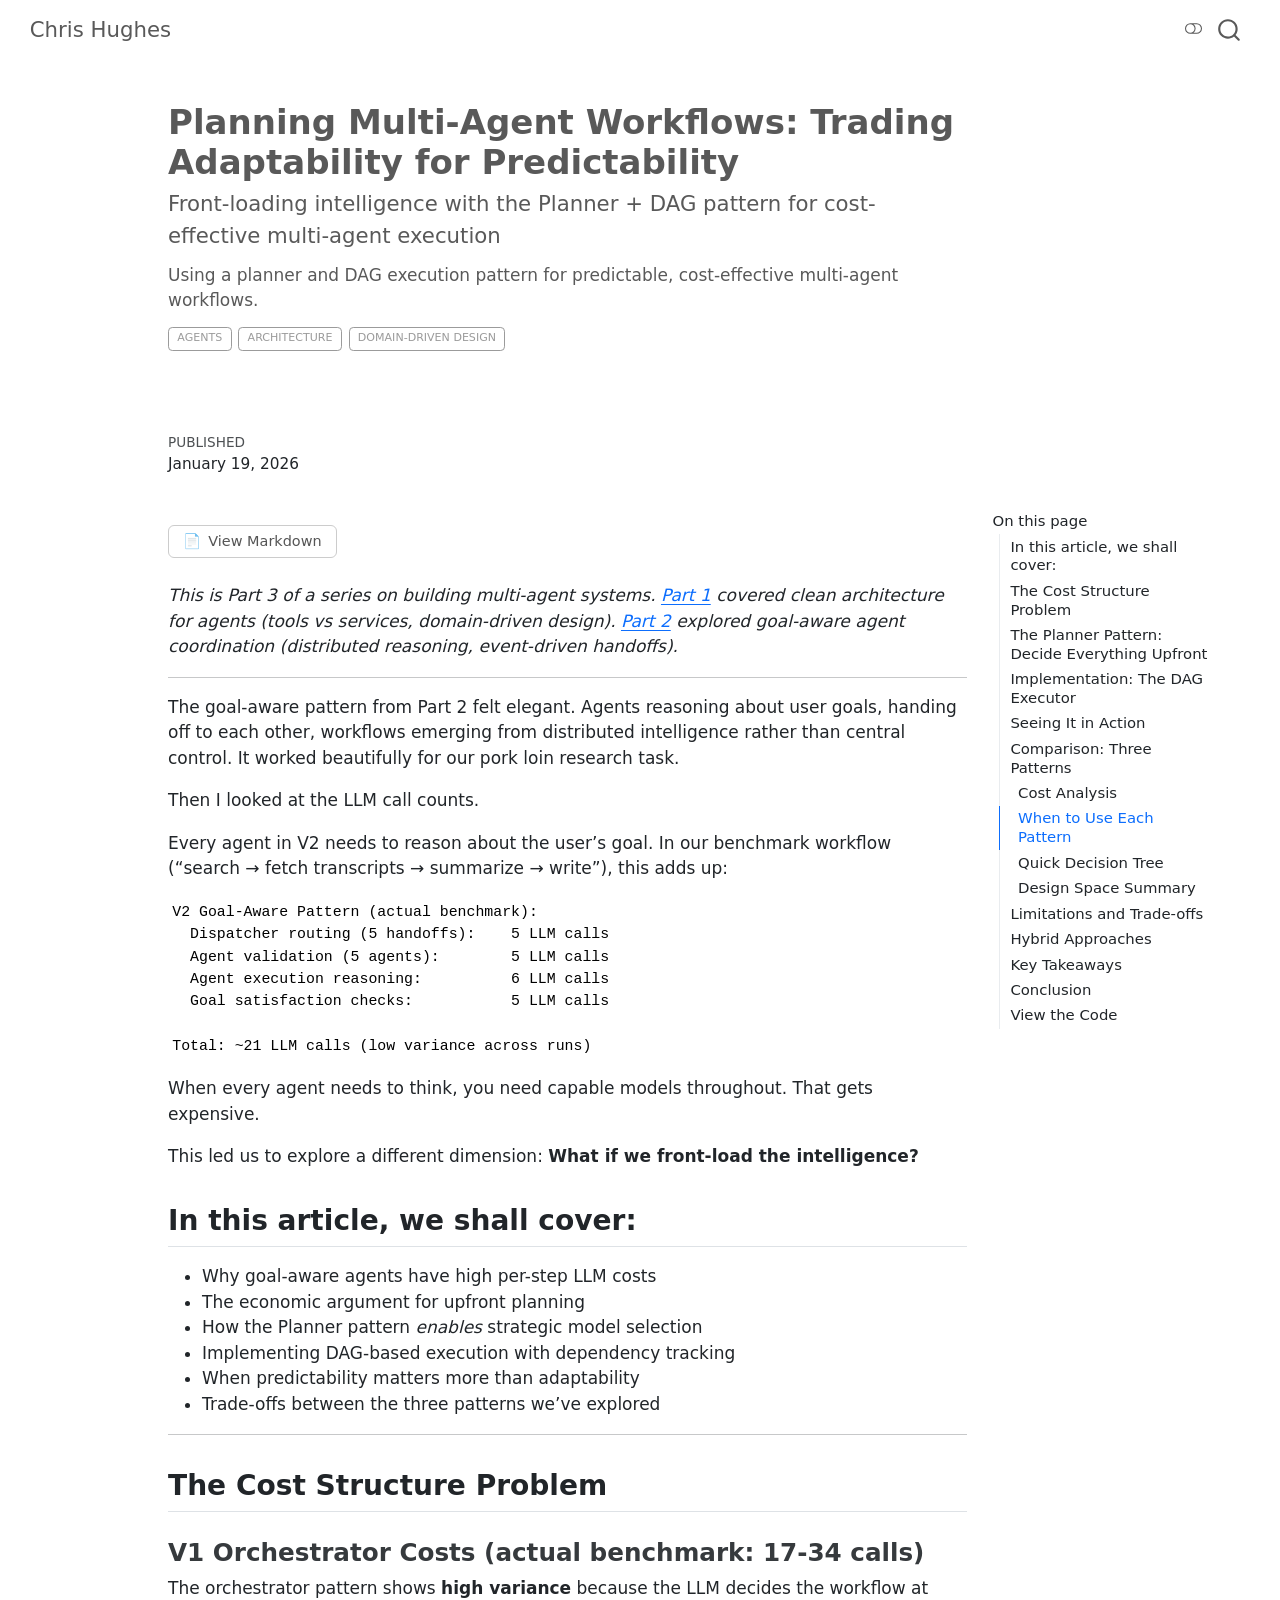
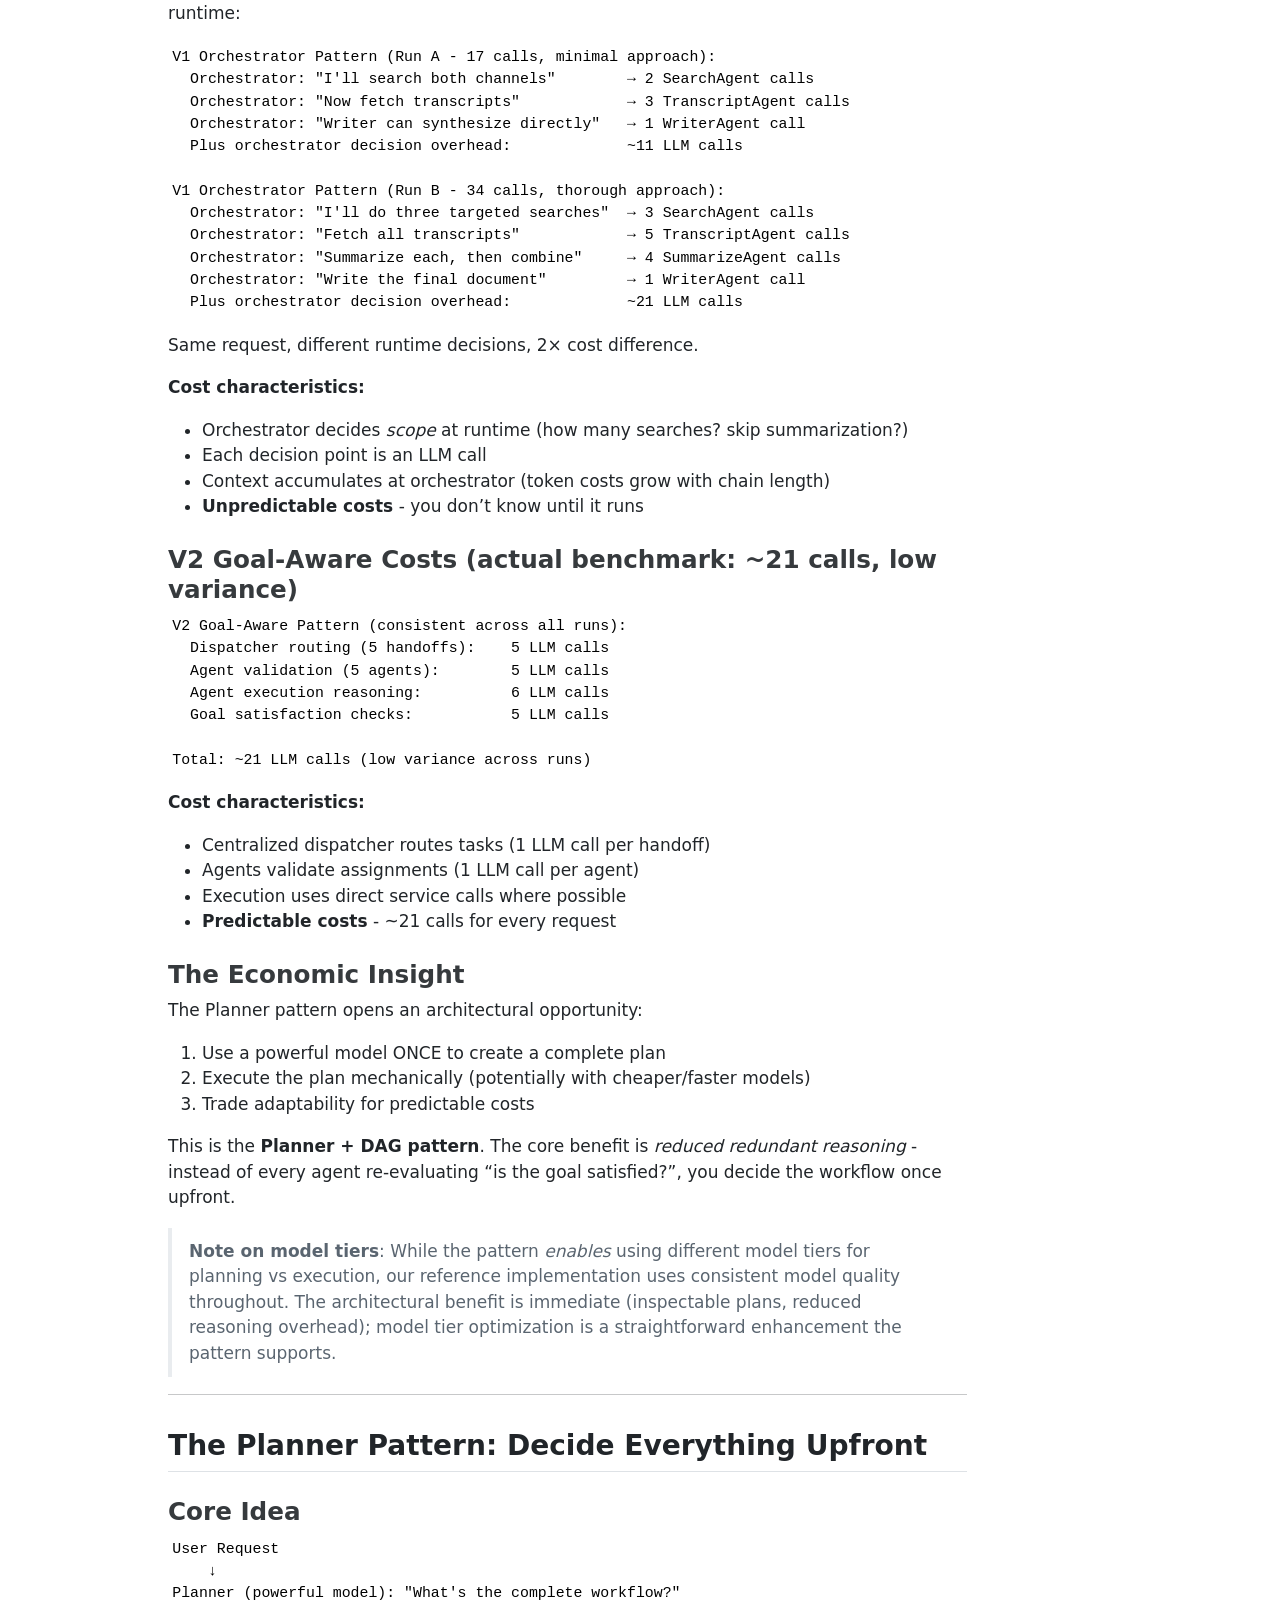
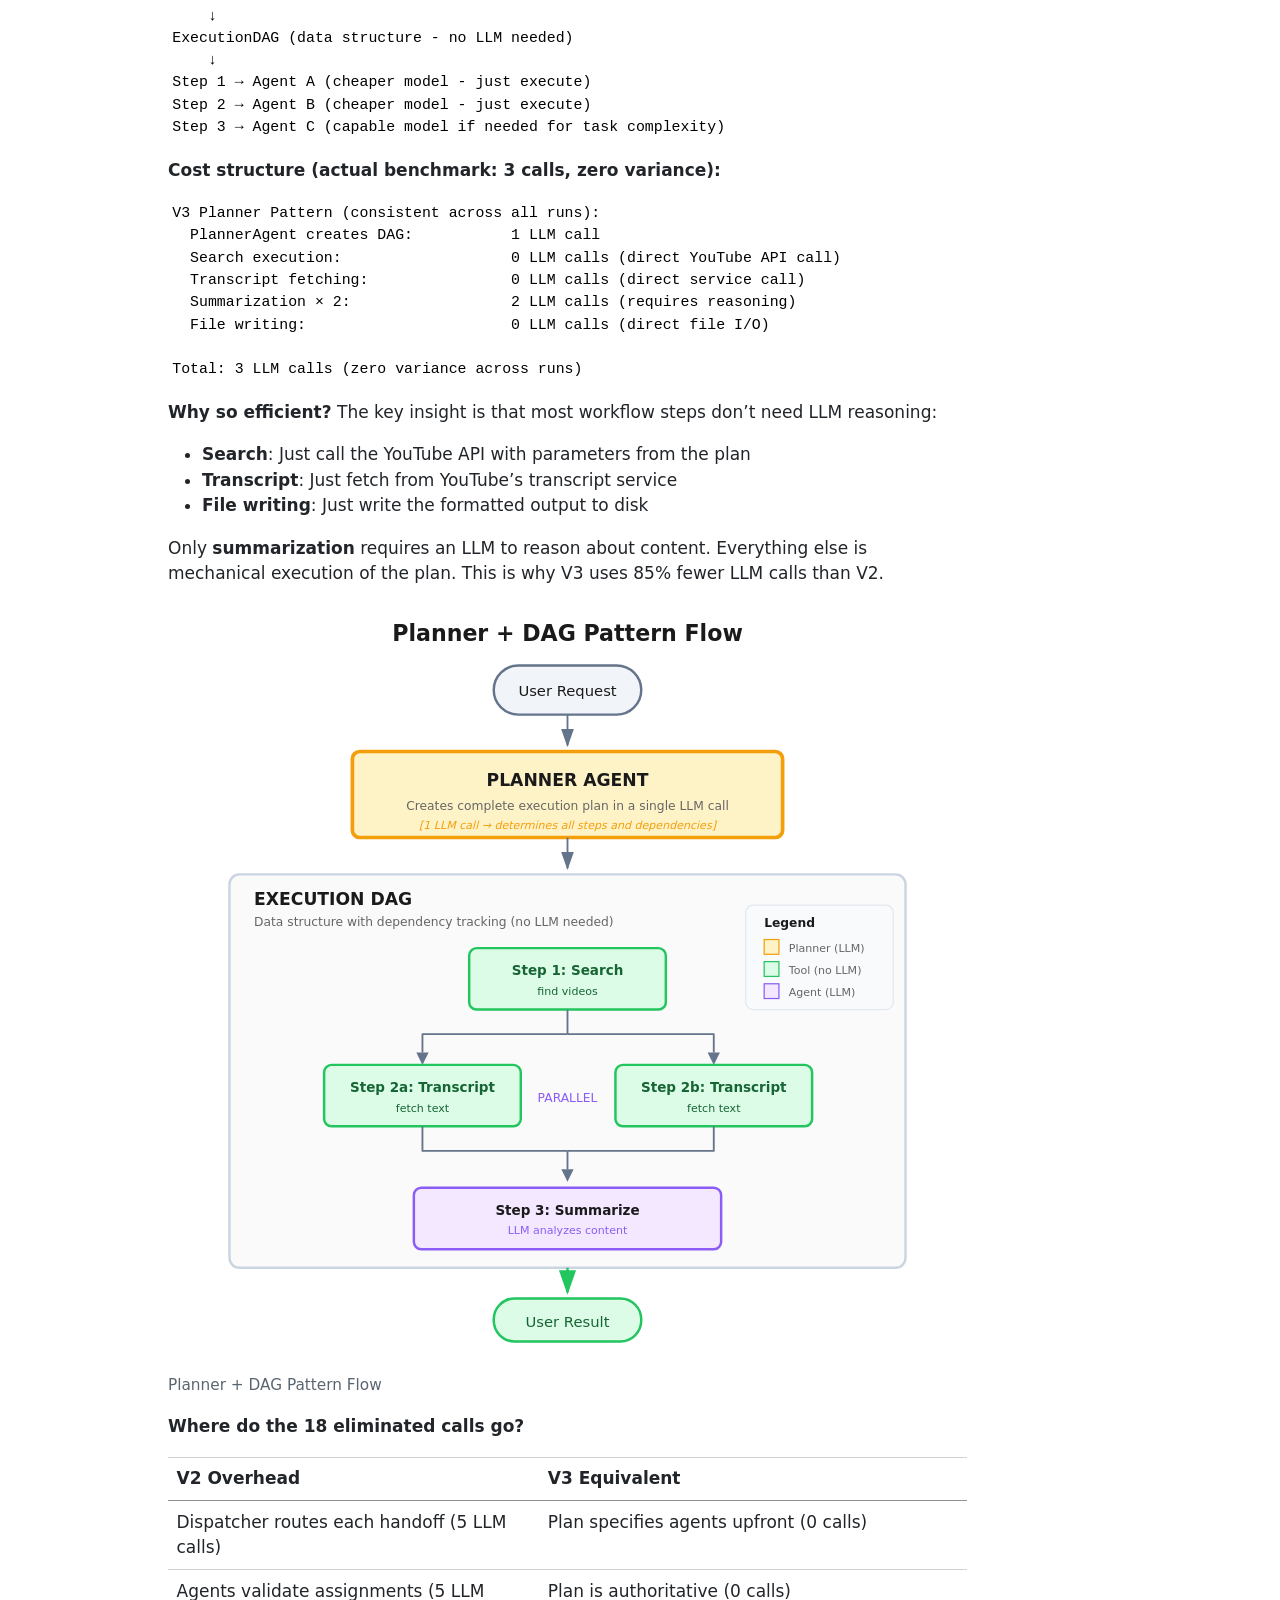
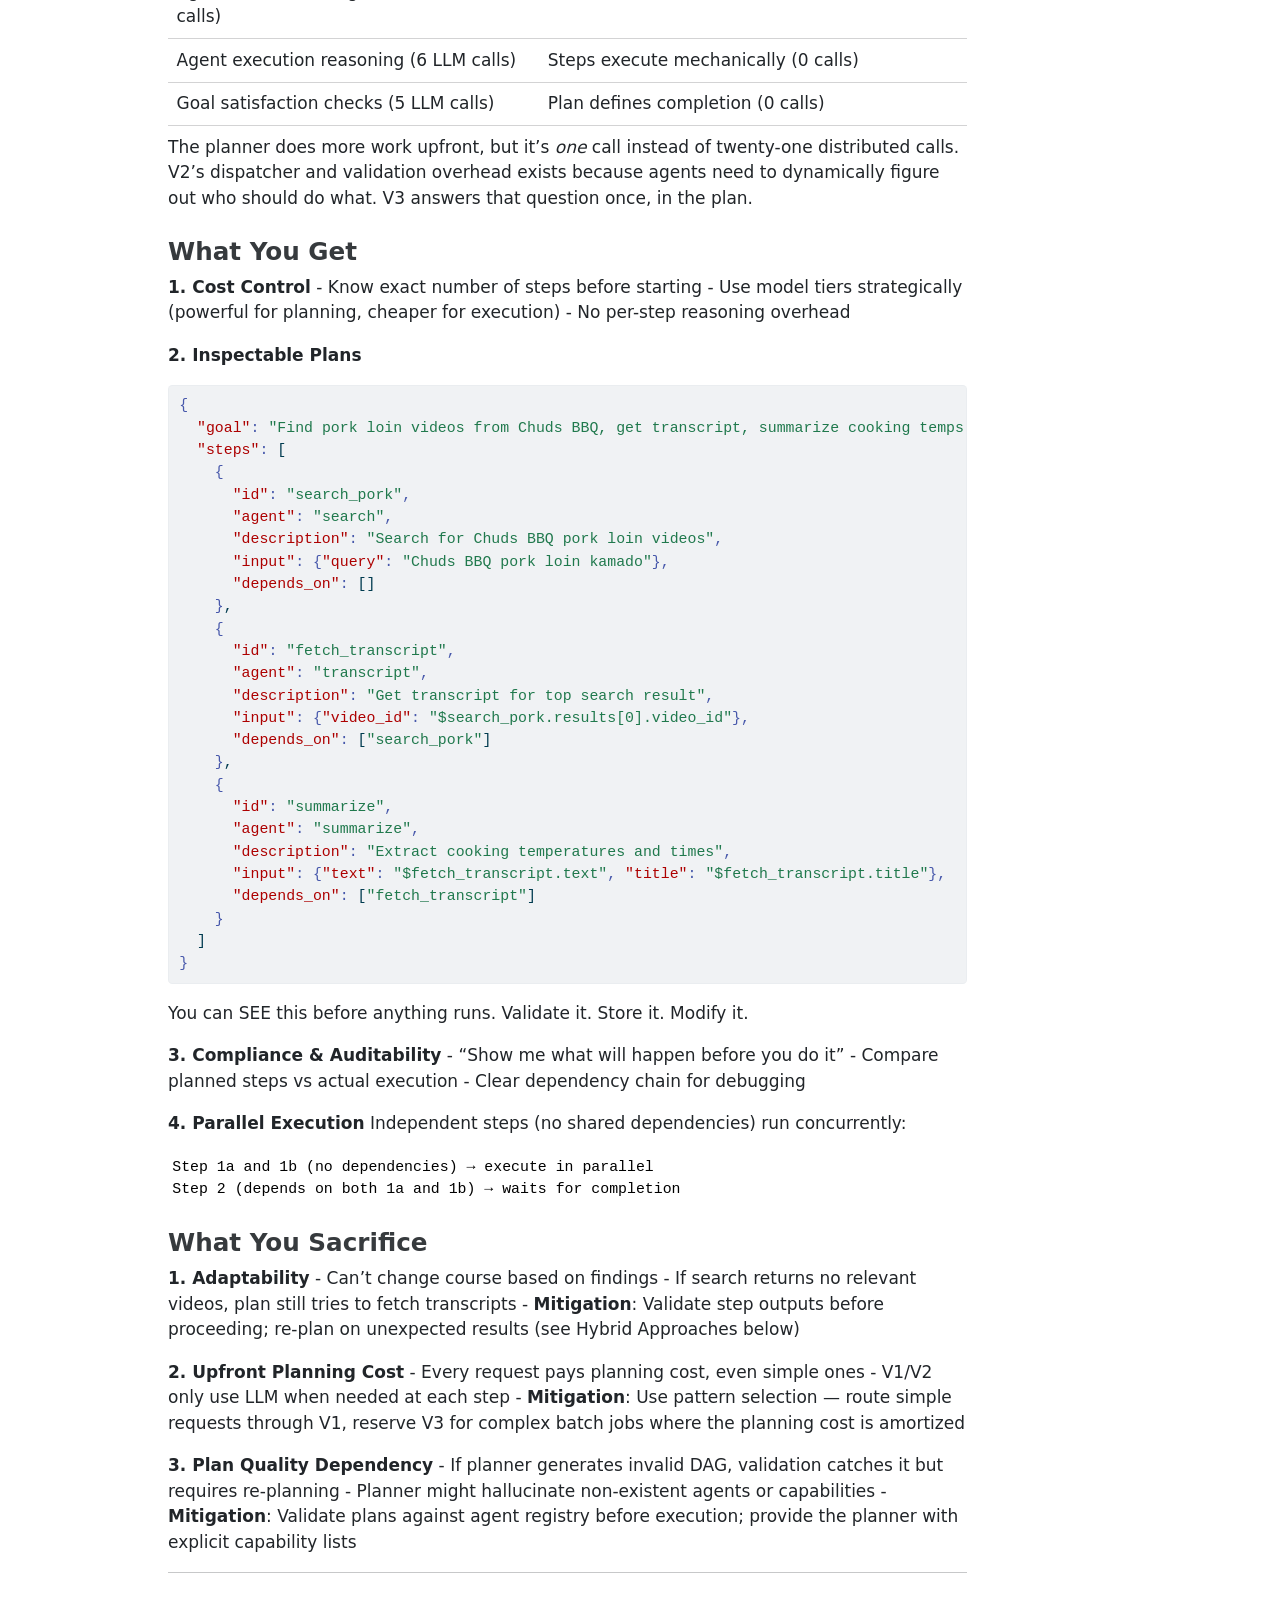
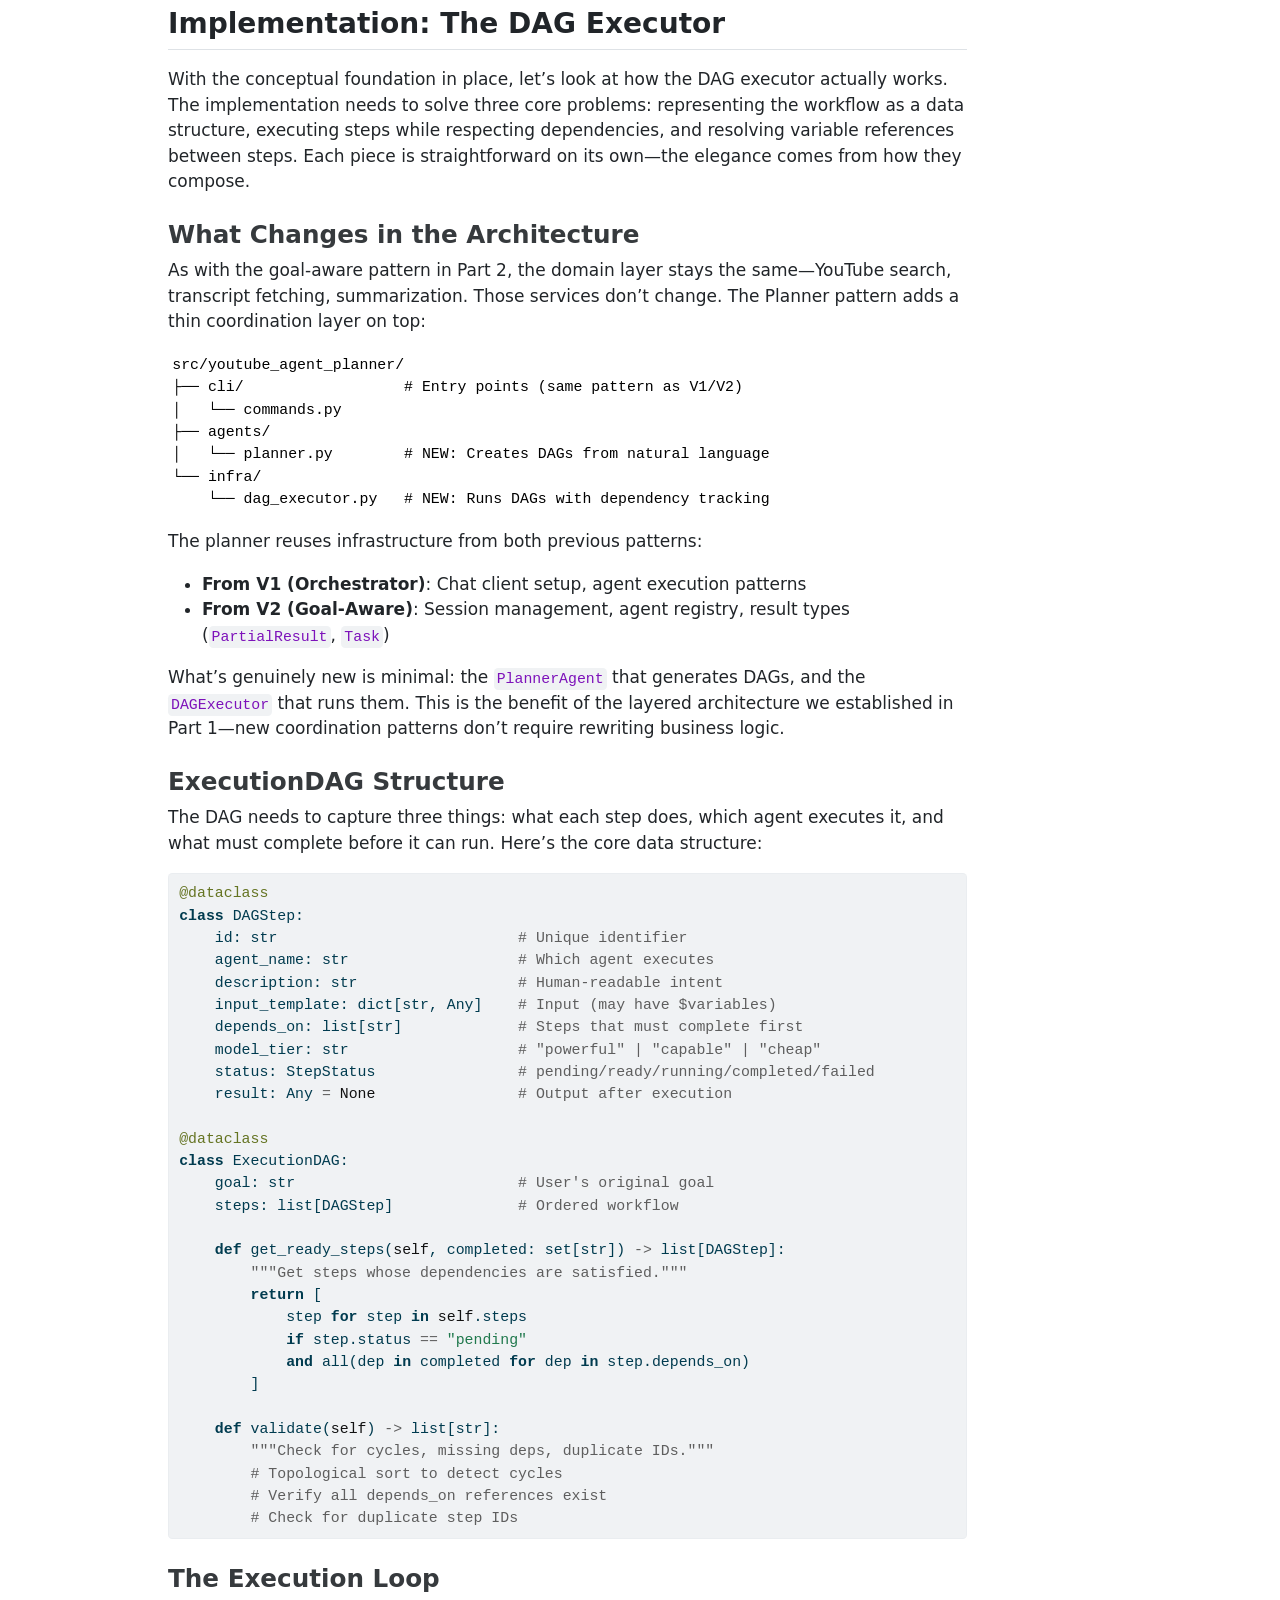
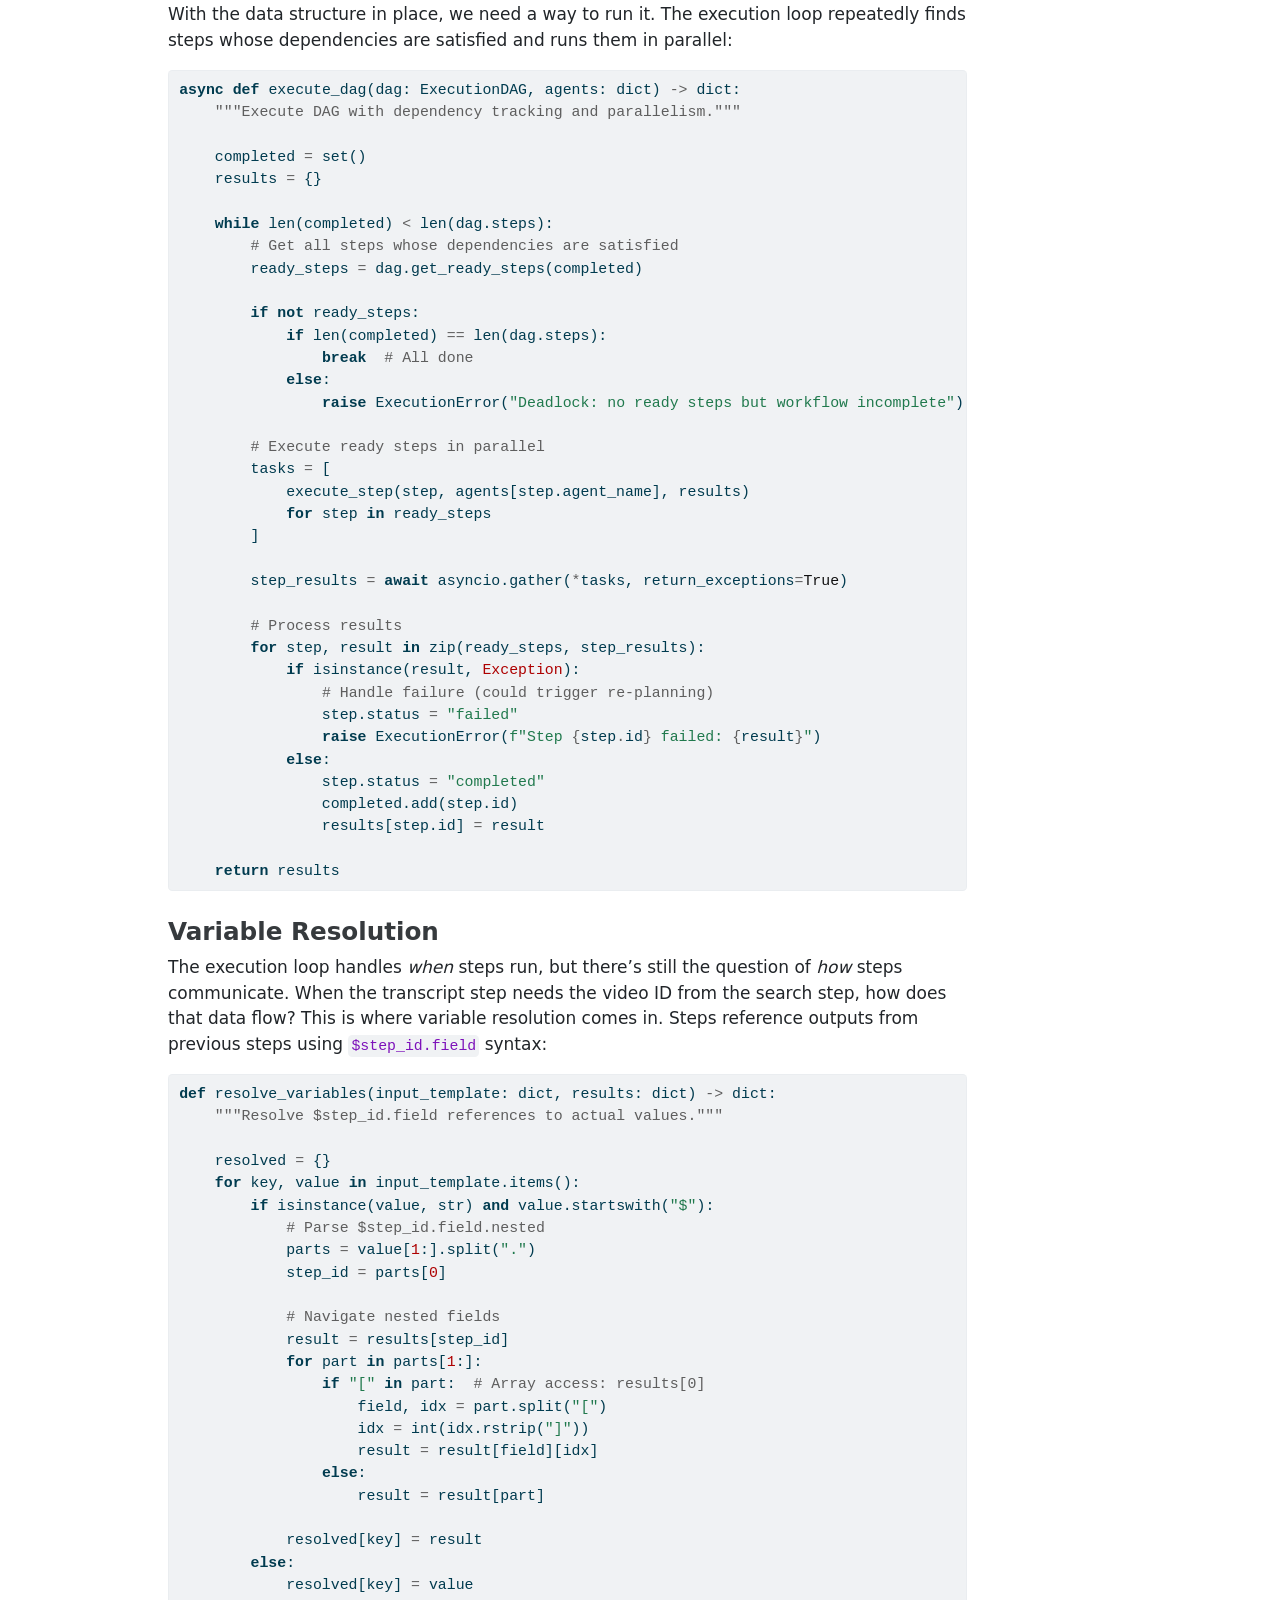
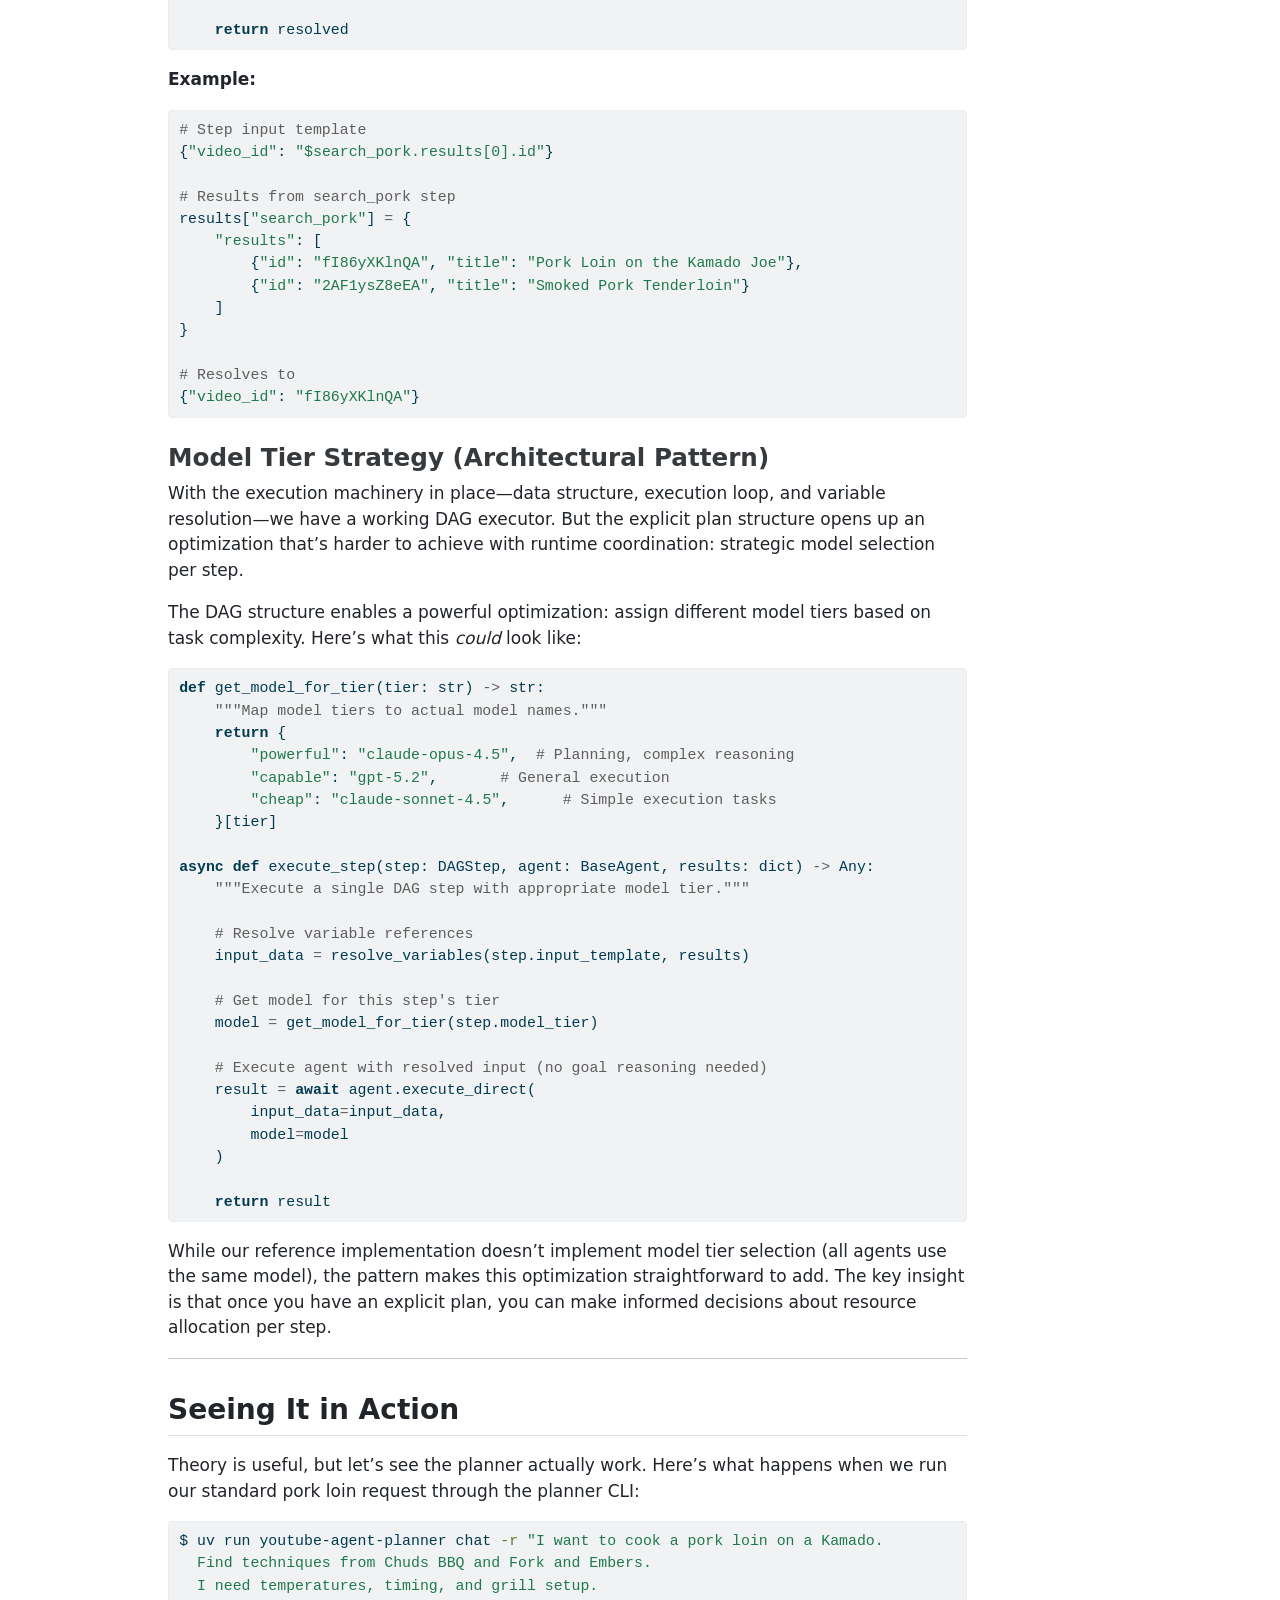
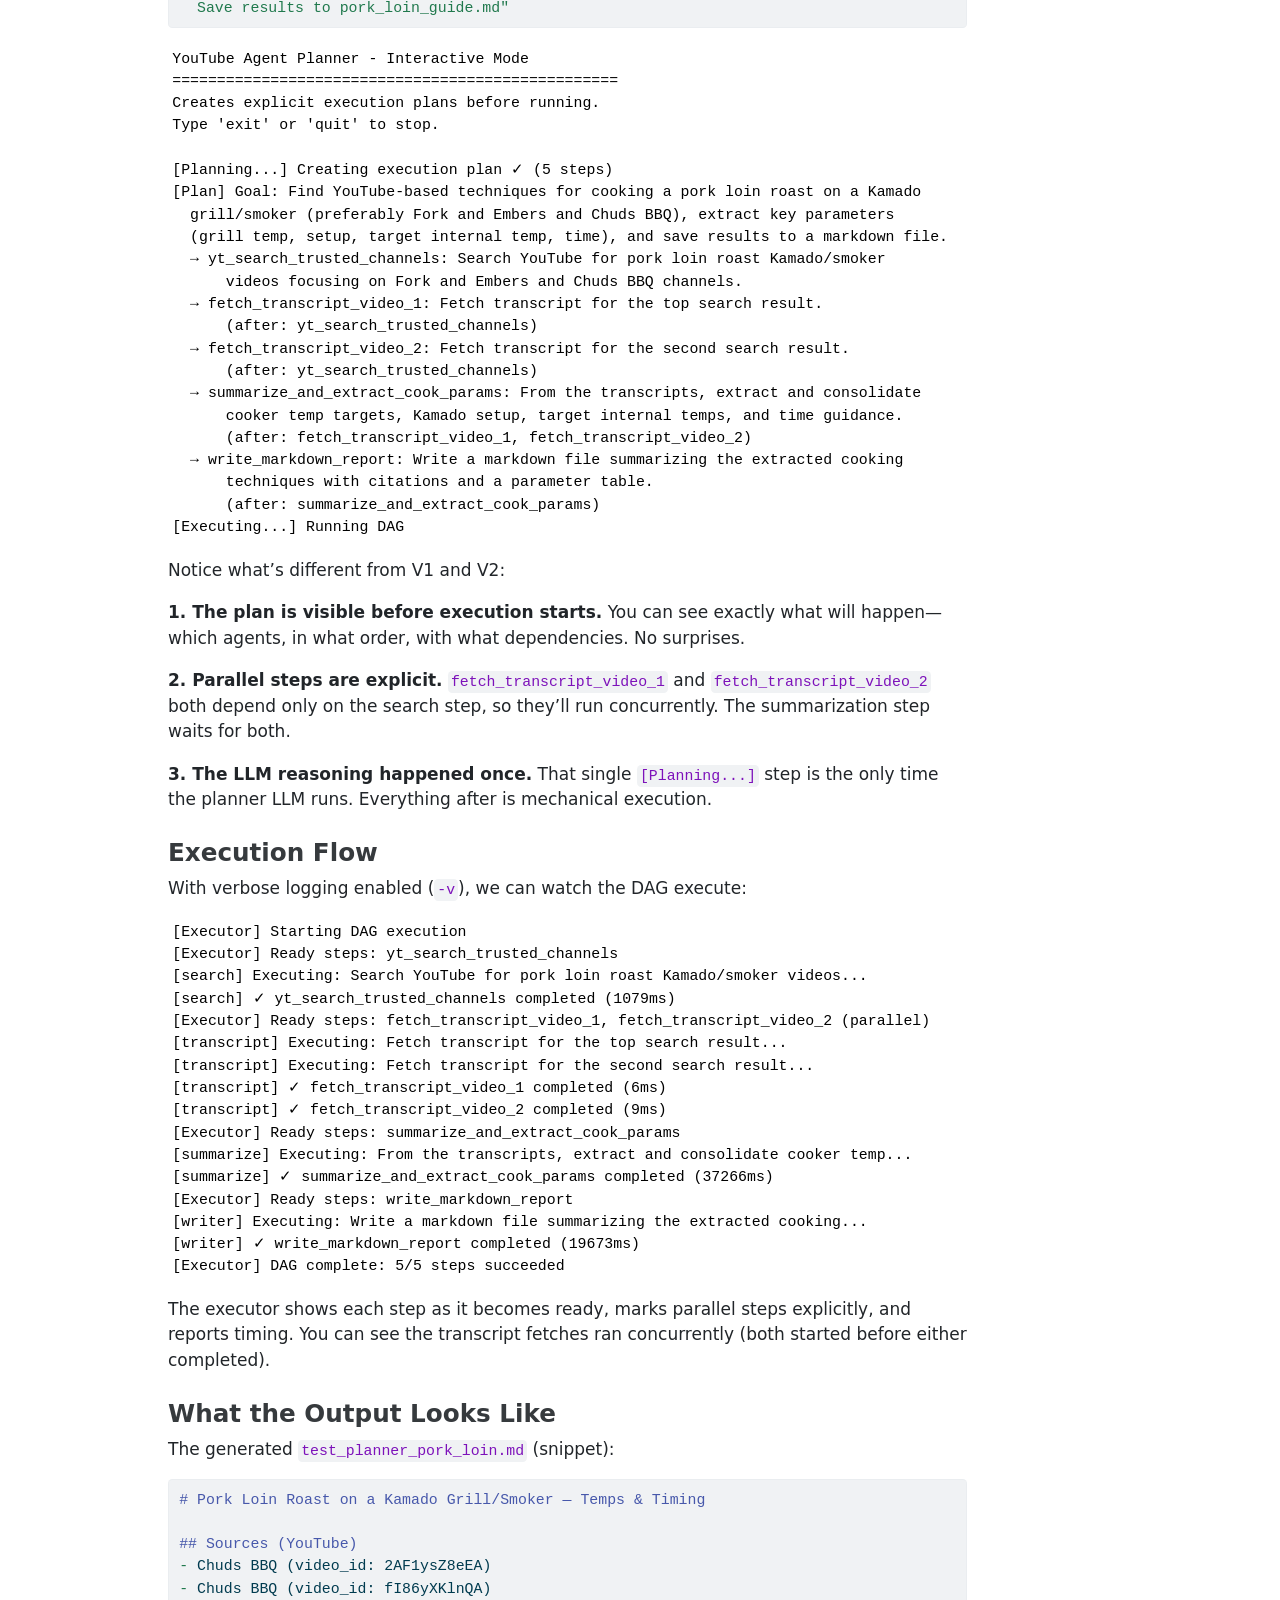
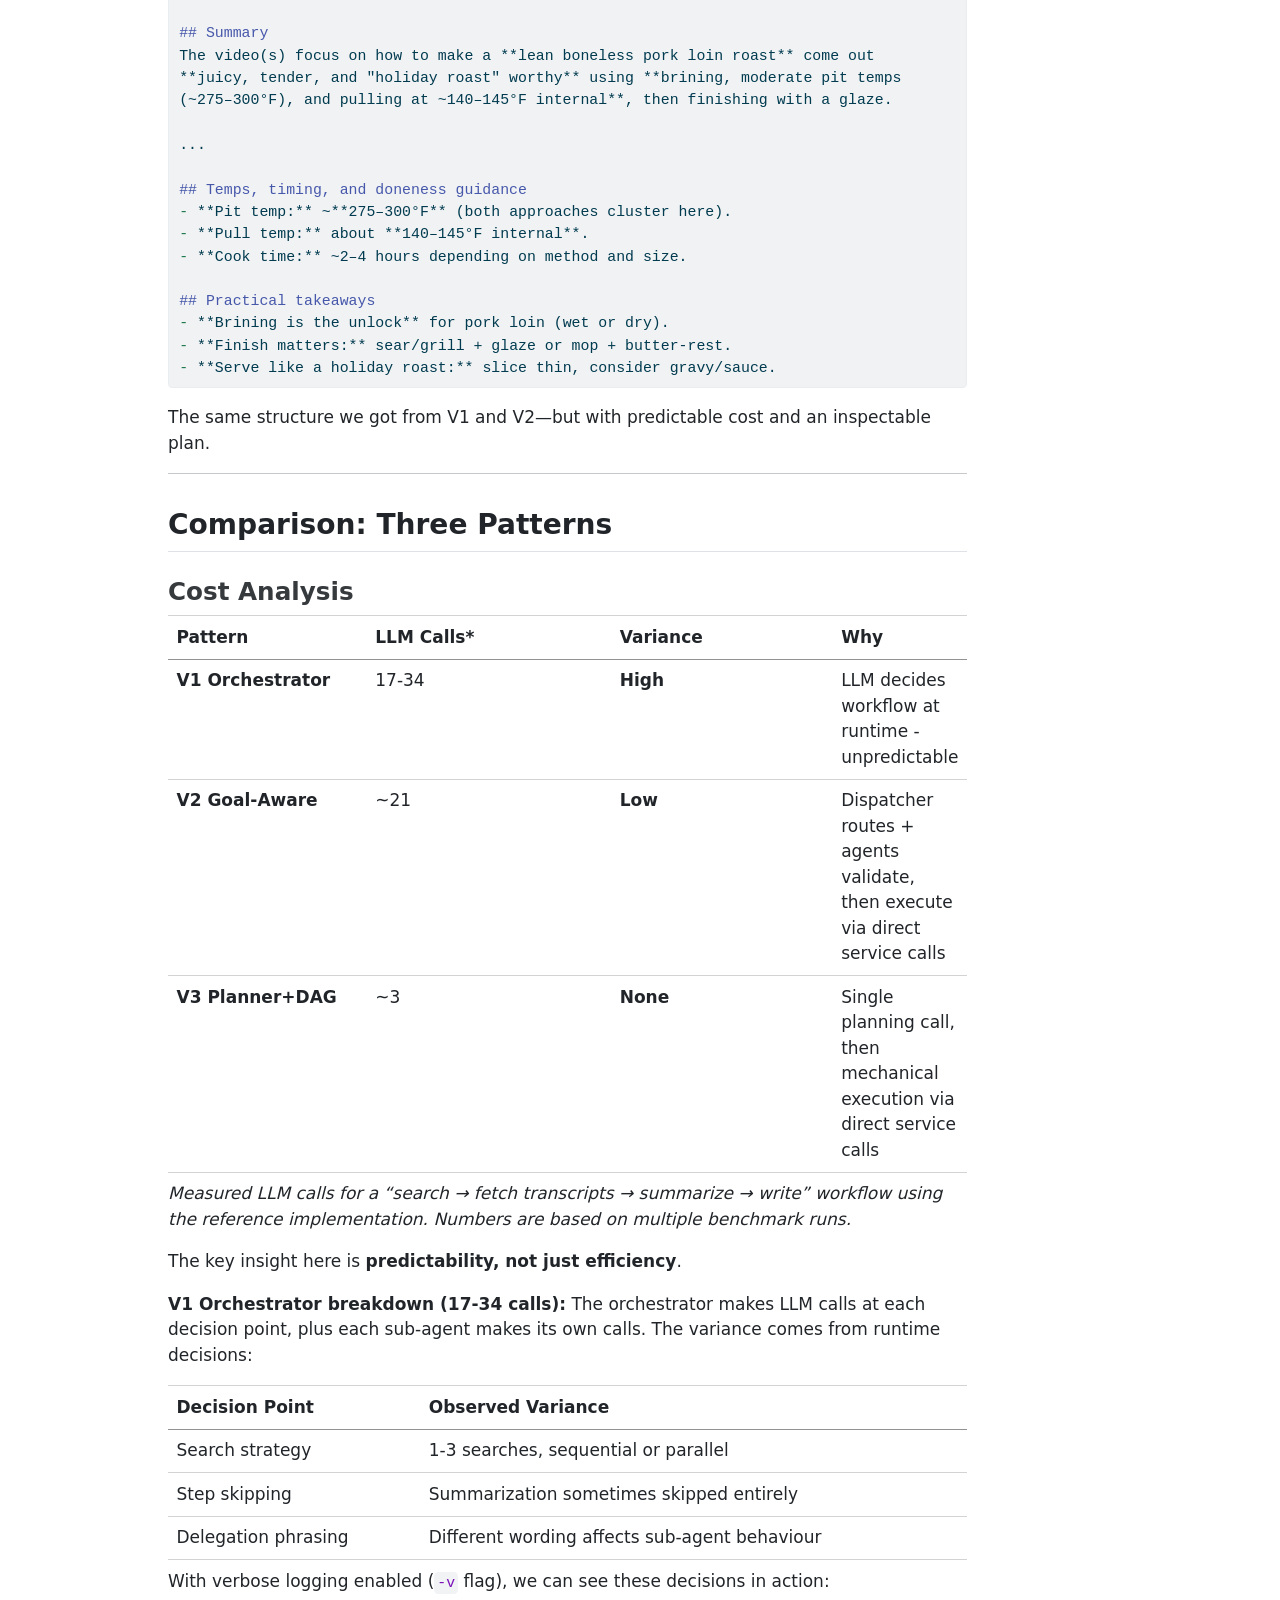
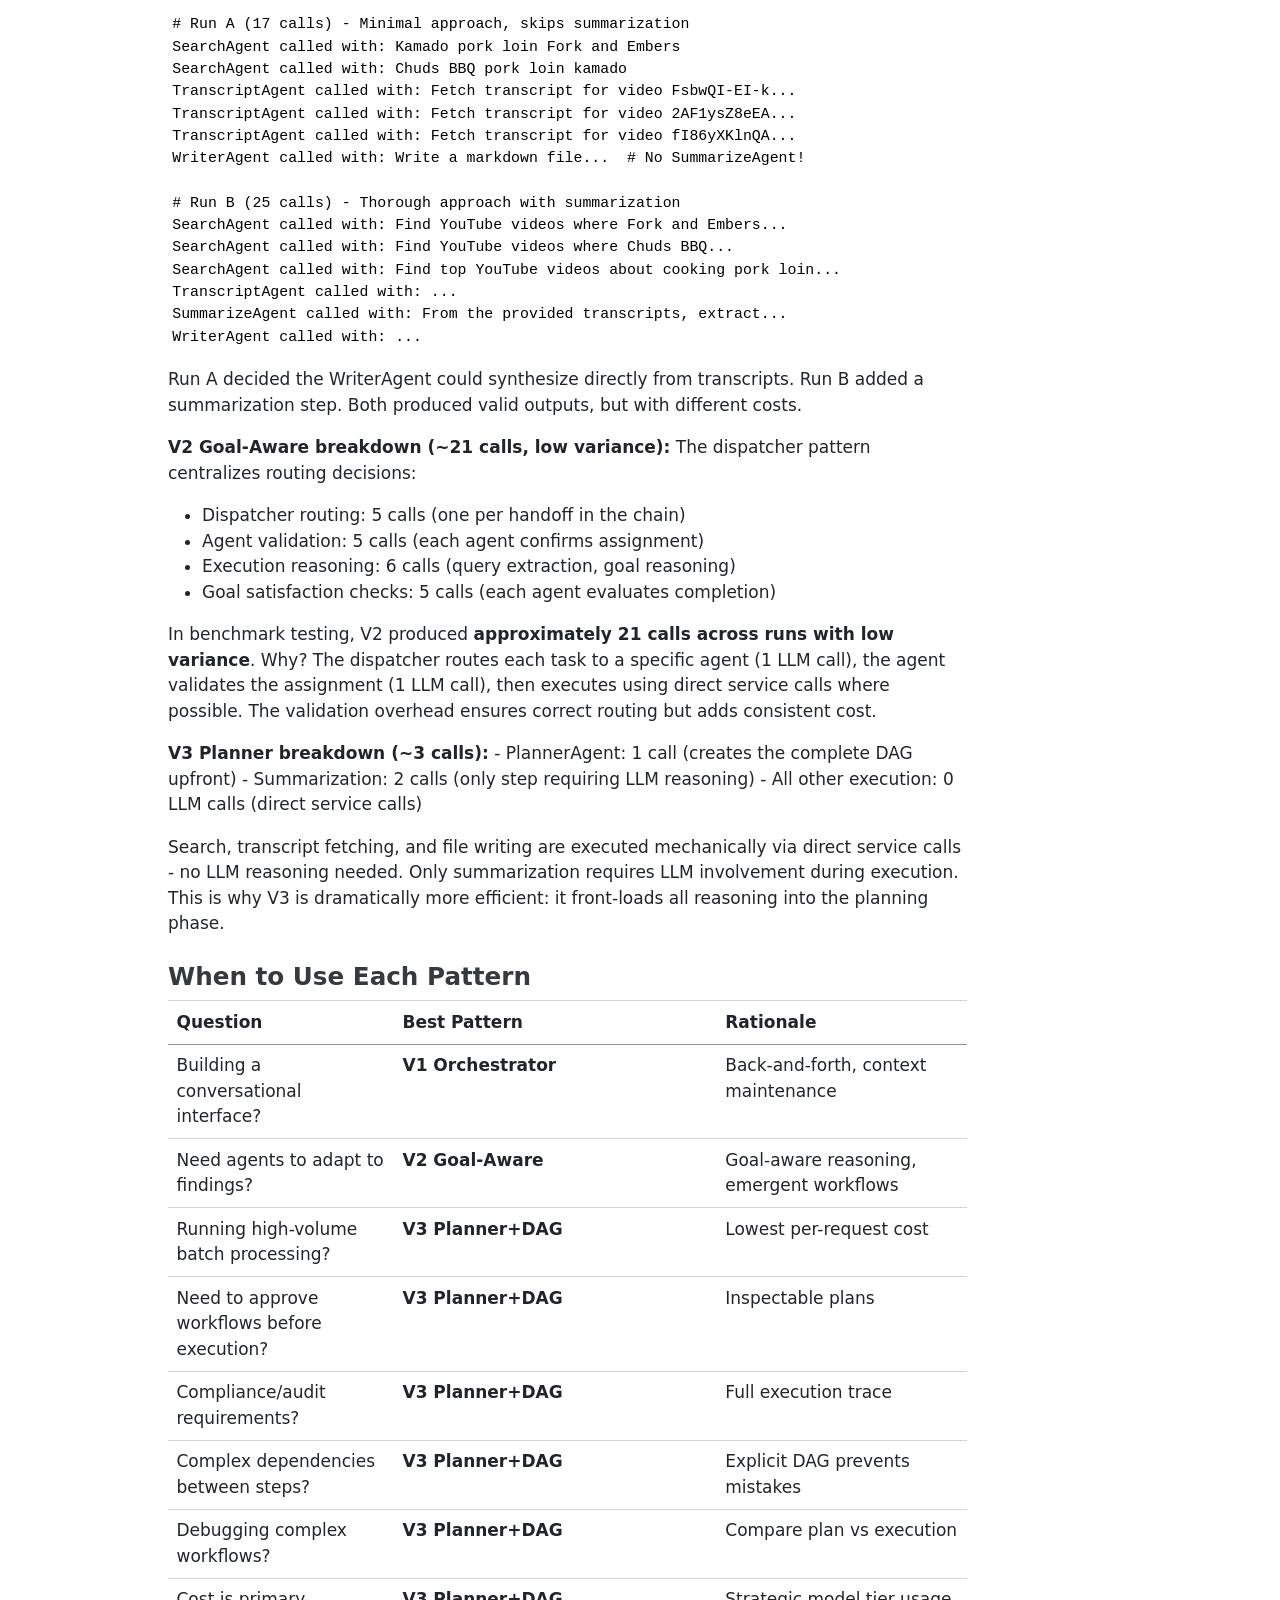
<file: posts/multi-agent-part3/index.html>
<!DOCTYPE html>
<html xmlns="http://www.w3.org/1999/xhtml" lang="en" xml:lang="en"><head>

<meta charset="utf-8">
<meta name="generator" content="quarto-1.10.18">

<meta name="viewport" content="width=device-width, initial-scale=1.0, user-scalable=yes">

<meta name="dcterms.date" content="2026-01-19">
<meta name="description" content="Using a planner and DAG execution pattern for predictable, cost-effective multi-agent workflows.">

<title>Planning Multi-Agent Workflows: Trading Adaptability for Predictability – Chris Hughes</title>
<style>
/* Default styles provided by pandoc.
** See https://pandoc.org/MANUAL.html#variables-for-html for config info.
*/
span.smallcaps{font-variant: small-caps;}
div.columns{display: flex; gap: 1.5em;}
div.column{flex: auto;}
@media screen {
div.columns{gap: min(4vw, 1.5em);}
div.column{overflow-x: auto;}
}
div.hanging-indent{margin-left: 1.5em; text-indent: -1.5em;}
ul.task-list{list-style: none;}
ul.task-list li input[type="checkbox"] {
  width: 0.8em;
  margin: 0 0.8em 0.2em -1em; /* quarto-specific, see https://github.com/quarto-dev/quarto-cli/issues/4556 */ 
  vertical-align: middle;
}
/* CSS for syntax highlighting */
html { -webkit-text-size-adjust: 100%; }
pre > code.sourceCode { white-space: pre; position: relative; }
pre > code.sourceCode > span { display: inline-block; line-height: 1.25; }
pre > code.sourceCode > span:empty { height: 1.2em; }
.sourceCode { overflow: visible; }
code.sourceCode > span { color: inherit; text-decoration: inherit; }
div.sourceCode { margin: 1em 0; }
pre.sourceCode { margin: 0; }
@media screen {
div.sourceCode { overflow: auto; }
}
@media print {
pre > code.sourceCode { white-space: pre-wrap; }
pre > code.sourceCode > span { text-indent: -5em; padding-left: 5em; }
}
pre.numberSource code
  { counter-reset: source-line 0; }
pre.numberSource code > span
  { position: relative; left: -4em; counter-increment: source-line; }
pre.numberSource code > span > a:first-child::before
  { content: counter(source-line);
    position: relative; left: -1em; text-align: right; vertical-align: baseline;
    border: none; display: inline-block;
    -webkit-touch-callout: none; -webkit-user-select: none;
    -khtml-user-select: none; -moz-user-select: none;
    -ms-user-select: none; user-select: none;
    padding: 0 4px; width: 4em;
  }
pre.numberSource { margin-left: 3em;  padding-left: 4px; }
div.sourceCode
  {   }
@media screen {
pre > code.sourceCode > span > a:first-child::before { text-decoration: underline; }
}
</style>


<script src="../../site_libs/quarto-nav/quarto-nav.js"></script>
<script src="../../site_libs/quarto-nav/headroom.min.js"></script>
<script src="../../site_libs/clipboard/clipboard.min.js"></script>
<script src="../../site_libs/quarto-search/autocomplete.umd.js"></script>
<script src="../../site_libs/quarto-search/fuse.min.js"></script>
<script src="../../site_libs/quarto-search/quarto-search.js"></script>
<meta name="quarto:offset" content="../../">
<link href="../../profile.jpg" rel="icon" type="image/jpeg">
<script src="../../site_libs/quarto-html/quarto.js" type="module"></script>
<script src="../../site_libs/quarto-html/tabsets/tabsets.js" type="module"></script>
<script src="../../site_libs/quarto-html/popper.min.js"></script>
<script src="../../site_libs/quarto-html/tippy.umd.min.js"></script>
<script src="../../site_libs/quarto-html/anchor.min.js"></script>
<link href="../../site_libs/quarto-html/tippy.css" rel="stylesheet">
<link href="../../site_libs/quarto-html/quarto-syntax-highlighting-64a204ab8560d761af7679ceaba22944.css" rel="stylesheet" class="quarto-color-scheme" id="quarto-text-highlighting-styles">
<link href="../../site_libs/quarto-html/quarto-syntax-highlighting-dark-b85bc7c33db8c58e0ec93c3465666fed.css" rel="stylesheet" class="quarto-color-scheme quarto-color-alternate" id="quarto-text-highlighting-styles">
<link href="../../site_libs/quarto-html/quarto-syntax-highlighting-64a204ab8560d761af7679ceaba22944.css" rel="stylesheet" class="quarto-color-scheme-extra" id="quarto-text-highlighting-styles">
<script src="../../site_libs/bootstrap/bootstrap.min.js"></script>
<link href="../../site_libs/bootstrap/bootstrap-icons.css" rel="stylesheet">
<link href="../../site_libs/bootstrap/bootstrap-6105abc1fbcb78934dd6dfb0e21c61fe.min.css" rel="stylesheet" append-hash="true" class="quarto-color-scheme" id="quarto-bootstrap" data-mode="light">
<link href="../../site_libs/bootstrap/bootstrap-dark-bad7eb6acb78bec35b2014344c72f93c.min.css" rel="stylesheet" append-hash="true" class="quarto-color-scheme quarto-color-alternate" id="quarto-bootstrap" data-mode="dark">
<link href="../../site_libs/bootstrap/bootstrap-6105abc1fbcb78934dd6dfb0e21c61fe.min.css" rel="stylesheet" append-hash="true" class="quarto-color-scheme-extra" id="quarto-bootstrap" data-mode="light">
<script id="quarto-search-options" type="application/json">{
  "location": "navbar",
  "copy-button": false,
  "collapse-after": 3,
  "panel-placement": "end",
  "type": "overlay",
  "limit": 50,
  "keyboard-shortcut": [
    "f",
    "/",
    "s"
  ],
  "show-item-context": false,
  "language": {
    "search-no-results-text": "No results",
    "search-matching-documents-text": "matching documents",
    "search-copy-link-title": "Copy link to search",
    "search-hide-matches-text": "Hide additional matches",
    "search-more-match-text": "more match in this document",
    "search-more-matches-text": "more matches in this document",
    "search-clear-button-title": "Clear",
    "search-text-placeholder": "",
    "search-detached-cancel-button-title": "Cancel",
    "search-submit-button-title": "Submit",
    "search-label": "Search"
  }
}</script>
<meta name="google-site-verification" content="AGF-dapdxVAPw474kSusFtx18hRUnG14JVgfg-pqNw8">


<link rel="stylesheet" href="../../styles.css">
<meta property="og:title" content="Planning Multi-Agent Workflows: Trading Adaptability for Predictability – Chris Hughes">
<meta property="og:description" content="Using a planner and DAG execution pattern for predictable, cost-effective multi-agent workflows.">
<meta property="og:image" content="https://chris-hughes10.github.io/posts/multi-agent-part3/planner_dag_flow.svg">
<meta property="og:site_name" content="Chris Hughes">
<meta name="twitter:title" content="Planning Multi-Agent Workflows: Trading Adaptability for Predictability – Chris Hughes">
<meta name="twitter:description" content="Using a planner and DAG execution pattern for predictable, cost-effective multi-agent workflows.">
<meta name="twitter:image" content="https://chris-hughes10.github.io/posts/multi-agent-part3/planner_dag_flow.svg">
<meta name="twitter:card" content="summary_large_image">
</head>

<body class="nav-fixed quarto-light"><script id="quarto-html-before-body" type="application/javascript">
    const toggleBodyColorMode = (bsSheetEl) => {
      const mode = bsSheetEl.getAttribute("data-mode");
      const bodyEl = window.document.querySelector("body");
      if (mode === "dark") {
        bodyEl.classList.add("quarto-dark");
        bodyEl.classList.remove("quarto-light");
      } else {
        bodyEl.classList.add("quarto-light");
        bodyEl.classList.remove("quarto-dark");
      }
    }
    const toggleBodyColorPrimary = () => {
      const bsSheetEl = window.document.querySelector("link#quarto-bootstrap:not([rel=disabled-stylesheet])");
      if (bsSheetEl) {
        toggleBodyColorMode(bsSheetEl);
      }
    }
    const setColorSchemeToggle = (alternate) => {
      const toggles = window.document.querySelectorAll('.quarto-color-scheme-toggle');
      for (let i=0; i < toggles.length; i++) {
        const toggle = toggles[i];
        if (toggle) {
          if (alternate) {
            toggle.classList.add("alternate");
          } else {
            toggle.classList.remove("alternate");
          }
        }
      }
    };
    const toggleColorMode = (alternate) => {
      // Switch the stylesheets
      const primaryStylesheets = window.document.querySelectorAll('link.quarto-color-scheme:not(.quarto-color-alternate)');
      const alternateStylesheets = window.document.querySelectorAll('link.quarto-color-scheme.quarto-color-alternate');
      manageTransitions('#quarto-margin-sidebar .nav-link', false);
      if (alternate) {
        // note: dark is layered on light, we don't disable primary!
        enableStylesheet(alternateStylesheets);
        for (const sheetNode of alternateStylesheets) {
          if (sheetNode.id === "quarto-bootstrap") {
            toggleBodyColorMode(sheetNode);
          }
        }
      } else {
        disableStylesheet(alternateStylesheets);
        enableStylesheet(primaryStylesheets)
        toggleBodyColorPrimary();
      }
      manageTransitions('#quarto-margin-sidebar .nav-link', true);
      // Switch the toggles
      setColorSchemeToggle(alternate)
      // Hack to workaround the fact that safari doesn't
      // properly recolor the scrollbar when toggling (#1455)
      if (navigator.userAgent.indexOf('Safari') > 0 && navigator.userAgent.indexOf('Chrome') == -1) {
        manageTransitions("body", false);
        window.scrollTo(0, 1);
        setTimeout(() => {
          window.scrollTo(0, 0);
          manageTransitions("body", true);
        }, 40);
      }
    }
    const disableStylesheet = (stylesheets) => {
      for (let i=0; i < stylesheets.length; i++) {
        const stylesheet = stylesheets[i];
        stylesheet.rel = 'disabled-stylesheet';
      }
    }
    const enableStylesheet = (stylesheets) => {
      for (let i=0; i < stylesheets.length; i++) {
        const stylesheet = stylesheets[i];
        if(stylesheet.rel !== 'stylesheet') { // for Chrome, which will still FOUC without this check
          stylesheet.rel = 'stylesheet';
        }
      }
    }
    const manageTransitions = (selector, allowTransitions) => {
      const els = window.document.querySelectorAll(selector);
      for (let i=0; i < els.length; i++) {
        const el = els[i];
        if (allowTransitions) {
          el.classList.remove('notransition');
        } else {
          el.classList.add('notransition');
        }
      }
    }
    const isFileUrl = () => {
      return window.location.protocol === 'file:';
    }
    const hasAlternateSentinel = () => {
      let styleSentinel = getColorSchemeSentinel();
      if (styleSentinel !== null) {
        return styleSentinel === "alternate";
      } else {
        return false;
      }
    }
    const setStyleSentinel = (alternate) => {
      const value = alternate ? "alternate" : "default";
      if (!isFileUrl()) {
        window.localStorage.setItem("quarto-color-scheme", value);
      } else {
        localAlternateSentinel = value;
      }
    }
    const getColorSchemeSentinel = () => {
      if (!isFileUrl()) {
        const storageValue = window.localStorage.getItem("quarto-color-scheme");
        return storageValue != null ? storageValue : localAlternateSentinel;
      } else {
        return localAlternateSentinel;
      }
    }
    const toggleGiscusIfUsed = (isAlternate, darkModeDefault) => {
      const baseTheme = document.querySelector('#giscus-base-theme')?.value ?? 'light';
      const alternateTheme = document.querySelector('#giscus-alt-theme')?.value ?? 'dark';
      let newTheme = '';
      if(authorPrefersDark) {
        newTheme = isAlternate ? baseTheme : alternateTheme;
      } else {
        newTheme = isAlternate ? alternateTheme : baseTheme;
      }
      const changeGiscusTheme = () => {
        // From: https://github.com/giscus/giscus/issues/336
        const sendMessage = (message) => {
          const iframe = document.querySelector('iframe.giscus-frame');
          if (!iframe) return;
          iframe.contentWindow.postMessage({ giscus: message }, 'https://giscus.app');
        }
        sendMessage({
          setConfig: {
            theme: newTheme
          }
        });
      }
      const isGiscussLoaded = window.document.querySelector('iframe.giscus-frame') !== null;
      if (isGiscussLoaded) {
        changeGiscusTheme();
      }
    };
    const authorPrefersDark = false;
    const darkModeDefault = authorPrefersDark;
      document.querySelector('link#quarto-text-highlighting-styles.quarto-color-scheme-extra').rel = 'disabled-stylesheet';
      document.querySelector('link#quarto-bootstrap.quarto-color-scheme-extra').rel = 'disabled-stylesheet';
    let localAlternateSentinel = darkModeDefault ? 'alternate' : 'default';
    // Dark / light mode switch
    window.quartoToggleColorScheme = () => {
      // Read the current dark / light value
      let toAlternate = !hasAlternateSentinel();
      toggleColorMode(toAlternate);
      setStyleSentinel(toAlternate);
      toggleGiscusIfUsed(toAlternate, darkModeDefault);
      window.dispatchEvent(new Event('resize'));
    };
    // Switch to dark mode if need be
    if (hasAlternateSentinel()) {
      toggleColorMode(true);
    } else {
      toggleColorMode(false);
    }
  </script>

<div id="quarto-search-results"></div>
  <header id="quarto-header" class="headroom fixed-top quarto-banner">
    <nav class="navbar navbar-expand-lg " data-bs-theme="dark">
      <div class="navbar-container container-fluid">
      <div class="navbar-brand-container mx-auto">
    <a class="navbar-brand" href="../../index.html">
    <span class="navbar-title">Chris Hughes</span>
    </a>
  </div>
        <div class="quarto-navbar-tools tools-end">
  <a href="" class="quarto-color-scheme-toggle quarto-navigation-tool  px-1" onclick="window.quartoToggleColorScheme(); return false;" title="Toggle dark mode"><i class="bi"></i></a>
</div>
          <div id="quarto-search" class="" title="Search"></div>
      </div> <!-- /container-fluid -->
    </nav>
</header>
<!-- content -->
<header id="title-block-header" class="quarto-title-block default page-columns page-full">
  <div class="quarto-title-banner page-columns page-full">
    <div class="quarto-title column-body">
      <h1 class="title">Planning Multi-Agent Workflows: Trading Adaptability for Predictability</h1>
            <p class="subtitle lead">Front-loading intelligence with the Planner + DAG pattern for cost-effective multi-agent execution</p>
                  <div>
        <div class="description">
          Using a planner and DAG execution pattern for predictable, cost-effective multi-agent workflows.
        </div>
      </div>
                          <div class="quarto-categories">
                <div class="quarto-category">Agents</div>
                <div class="quarto-category">Architecture</div>
                <div class="quarto-category">Domain-Driven Design</div>
              </div>
                  </div>
  </div>
    
  
  <div class="quarto-title-meta">

      
      <div>
      <div class="quarto-title-meta-heading">Published</div>
      <div class="quarto-title-meta-contents">
        <p class="date">January 19, 2026</p>
      </div>
    </div>
    
      
    </div>
    
  
  </header><div id="quarto-content" class="quarto-container page-columns page-rows-contents page-layout-article page-navbar">
<!-- sidebar -->
<!-- margin-sidebar -->
    <div id="quarto-margin-sidebar" class="sidebar margin-sidebar">
        <nav id="TOC" role="doc-toc" class="toc-active">
    <h2 id="toc-title">On this page</h2>
   
  <ul>
  <li><a href="#in-this-article-we-shall-cover" id="toc-in-this-article-we-shall-cover" class="nav-link active" data-scroll-target="#in-this-article-we-shall-cover">In this article, we shall cover:</a></li>
  <li><a href="#the-cost-structure-problem" id="toc-the-cost-structure-problem" class="nav-link" data-scroll-target="#the-cost-structure-problem">The Cost Structure Problem</a>
  <ul class="collapse">
  <li><a href="#v1-orchestrator-costs-actual-benchmark-17-34-calls" id="toc-v1-orchestrator-costs-actual-benchmark-17-34-calls" class="nav-link" data-scroll-target="#v1-orchestrator-costs-actual-benchmark-17-34-calls">V1 Orchestrator Costs (actual benchmark: 17-34 calls)</a></li>
  <li><a href="#v2-goal-aware-costs-actual-benchmark-21-calls-low-variance" id="toc-v2-goal-aware-costs-actual-benchmark-21-calls-low-variance" class="nav-link" data-scroll-target="#v2-goal-aware-costs-actual-benchmark-21-calls-low-variance">V2 Goal-Aware Costs (actual benchmark: ~21 calls, low variance)</a></li>
  <li><a href="#the-economic-insight" id="toc-the-economic-insight" class="nav-link" data-scroll-target="#the-economic-insight">The Economic Insight</a></li>
  </ul></li>
  <li><a href="#the-planner-pattern-decide-everything-upfront" id="toc-the-planner-pattern-decide-everything-upfront" class="nav-link" data-scroll-target="#the-planner-pattern-decide-everything-upfront">The Planner Pattern: Decide Everything Upfront</a>
  <ul class="collapse">
  <li><a href="#core-idea" id="toc-core-idea" class="nav-link" data-scroll-target="#core-idea">Core Idea</a></li>
  <li><a href="#what-you-get" id="toc-what-you-get" class="nav-link" data-scroll-target="#what-you-get">What You Get</a></li>
  <li><a href="#what-you-sacrifice" id="toc-what-you-sacrifice" class="nav-link" data-scroll-target="#what-you-sacrifice">What You Sacrifice</a></li>
  </ul></li>
  <li><a href="#implementation-the-dag-executor" id="toc-implementation-the-dag-executor" class="nav-link" data-scroll-target="#implementation-the-dag-executor">Implementation: The DAG Executor</a>
  <ul class="collapse">
  <li><a href="#what-changes-in-the-architecture" id="toc-what-changes-in-the-architecture" class="nav-link" data-scroll-target="#what-changes-in-the-architecture">What Changes in the Architecture</a></li>
  <li><a href="#executiondag-structure" id="toc-executiondag-structure" class="nav-link" data-scroll-target="#executiondag-structure">ExecutionDAG Structure</a></li>
  <li><a href="#the-execution-loop" id="toc-the-execution-loop" class="nav-link" data-scroll-target="#the-execution-loop">The Execution Loop</a></li>
  <li><a href="#variable-resolution" id="toc-variable-resolution" class="nav-link" data-scroll-target="#variable-resolution">Variable Resolution</a></li>
  <li><a href="#model-tier-strategy-architectural-pattern" id="toc-model-tier-strategy-architectural-pattern" class="nav-link" data-scroll-target="#model-tier-strategy-architectural-pattern">Model Tier Strategy (Architectural Pattern)</a></li>
  </ul></li>
  <li><a href="#seeing-it-in-action" id="toc-seeing-it-in-action" class="nav-link" data-scroll-target="#seeing-it-in-action">Seeing It in Action</a>
  <ul class="collapse">
  <li><a href="#execution-flow" id="toc-execution-flow" class="nav-link" data-scroll-target="#execution-flow">Execution Flow</a></li>
  <li><a href="#what-the-output-looks-like" id="toc-what-the-output-looks-like" class="nav-link" data-scroll-target="#what-the-output-looks-like">What the Output Looks Like</a></li>
  </ul></li>
  <li><a href="#comparison-three-patterns" id="toc-comparison-three-patterns" class="nav-link" data-scroll-target="#comparison-three-patterns">Comparison: Three Patterns</a>
  <ul class="collapse">
  <li><a href="#cost-analysis" id="toc-cost-analysis" class="nav-link" data-scroll-target="#cost-analysis">Cost Analysis</a></li>
  <li><a href="#when-to-use-each-pattern" id="toc-when-to-use-each-pattern" class="nav-link" data-scroll-target="#when-to-use-each-pattern">When to Use Each Pattern</a></li>
  <li><a href="#quick-decision-tree" id="toc-quick-decision-tree" class="nav-link" data-scroll-target="#quick-decision-tree">Quick Decision Tree</a></li>
  <li><a href="#design-space-summary" id="toc-design-space-summary" class="nav-link" data-scroll-target="#design-space-summary">Design Space Summary</a></li>
  </ul></li>
  <li><a href="#limitations-and-trade-offs" id="toc-limitations-and-trade-offs" class="nav-link" data-scroll-target="#limitations-and-trade-offs">Limitations and Trade-offs</a>
  <ul class="collapse">
  <li><a href="#what-plannerdag-cant-do-well" id="toc-what-plannerdag-cant-do-well" class="nav-link" data-scroll-target="#what-plannerdag-cant-do-well">What Planner+DAG Can’t Do Well</a></li>
  <li><a href="#when-runtime-decisions-win" id="toc-when-runtime-decisions-win" class="nav-link" data-scroll-target="#when-runtime-decisions-win">When Runtime Decisions Win</a></li>
  <li><a href="#when-upfront-planning-wins" id="toc-when-upfront-planning-wins" class="nav-link" data-scroll-target="#when-upfront-planning-wins">When Upfront Planning Wins</a></li>
  </ul></li>
  <li><a href="#hybrid-approaches" id="toc-hybrid-approaches" class="nav-link" data-scroll-target="#hybrid-approaches">Hybrid Approaches</a>
  <ul class="collapse">
  <li><a href="#adaptive-planning" id="toc-adaptive-planning" class="nav-link" data-scroll-target="#adaptive-planning">Adaptive Planning</a></li>
  <li><a href="#tiered-model-selection" id="toc-tiered-model-selection" class="nav-link" data-scroll-target="#tiered-model-selection">Tiered Model Selection</a></li>
  </ul></li>
  <li><a href="#key-takeaways" id="toc-key-takeaways" class="nav-link" data-scroll-target="#key-takeaways">Key Takeaways</a></li>
  <li><a href="#conclusion" id="toc-conclusion" class="nav-link" data-scroll-target="#conclusion">Conclusion</a></li>
  <li><a href="#view-the-code" id="toc-view-the-code" class="nav-link" data-scroll-target="#view-the-code">View the Code</a></li>
  </ul>
</nav>
    </div>
<!-- main -->
<main class="content quarto-banner-title-block" id="quarto-document-content">






<div class="source-button-wrapper"><button class="source-md-button" type="button" aria-label="View raw markdown source"><span class="source-md-button-icon" aria-hidden="true">📄</span> View Markdown</button><div class="source-md-content" hidden="">---
title: "Planning Multi-Agent Workflows: Trading Adaptability for Predictability"
subtitle: "Front-loading intelligence with the Planner + DAG pattern for cost-effective multi-agent execution"
date: "2026-01-19"
categories: [Agents, Architecture, "Domain-Driven Design"]
reading-time: 20
description: "Using a planner and DAG execution pattern for predictable, cost-effective multi-agent workflows."
---

::: {.source-button}
:::

*This is Part 3 of a series on building multi-agent systems. [Part 1](../multi-agent-part1/) covered clean architecture for agents (tools vs services, domain-driven design). [Part 2](../multi-agent-part2/) explored goal-aware agent coordination (distributed reasoning, event-driven handoffs).*

---

The goal-aware pattern from Part 2 felt elegant. Agents reasoning about user goals, handing off to each other, workflows emerging from distributed intelligence rather than central control. It worked beautifully for our pork loin research task.

Then I looked at the LLM call counts.

Every agent in V2 needs to reason about the user's goal. In our benchmark workflow ("search → fetch transcripts → summarize → write"), this adds up:

```
V2 Goal-Aware Pattern (actual benchmark):
  Dispatcher routing (5 handoffs):    5 LLM calls
  Agent validation (5 agents):        5 LLM calls
  Agent execution reasoning:          6 LLM calls
  Goal satisfaction checks:           5 LLM calls

Total: ~21 LLM calls (low variance across runs)
```

When every agent needs to think, you need capable models throughout. That gets expensive.

This led us to explore a different dimension: **What if we front-load the intelligence?**

## In this article, we shall cover:

- Why goal-aware agents have high per-step LLM costs
- The economic argument for upfront planning
- How the Planner pattern *enables* strategic model selection
- Implementing DAG-based execution with dependency tracking
- When predictability matters more than adaptability
- Trade-offs between the three patterns we've explored

---

## The Cost Structure Problem

### V1 Orchestrator Costs (actual benchmark: 17-34 calls)

The orchestrator pattern shows **high variance** because the LLM decides the workflow at runtime:

```
V1 Orchestrator Pattern (Run A - 17 calls, minimal approach):
  Orchestrator: "I'll search both channels"        → 2 SearchAgent calls
  Orchestrator: "Now fetch transcripts"            → 3 TranscriptAgent calls
  Orchestrator: "Writer can synthesize directly"   → 1 WriterAgent call
  Plus orchestrator decision overhead:             ~11 LLM calls

V1 Orchestrator Pattern (Run B - 34 calls, thorough approach):
  Orchestrator: "I'll do three targeted searches"  → 3 SearchAgent calls
  Orchestrator: "Fetch all transcripts"            → 5 TranscriptAgent calls
  Orchestrator: "Summarize each, then combine"     → 4 SummarizeAgent calls
  Orchestrator: "Write the final document"         → 1 WriterAgent call
  Plus orchestrator decision overhead:             ~21 LLM calls
```

Same request, different runtime decisions, 2× cost difference.

**Cost characteristics:**

- Orchestrator decides *scope* at runtime (how many searches? skip summarization?)
- Each decision point is an LLM call
- Context accumulates at orchestrator (token costs grow with chain length)
- **Unpredictable costs** - you don't know until it runs

### V2 Goal-Aware Costs (actual benchmark: ~21 calls, low variance)

```
V2 Goal-Aware Pattern (consistent across all runs):
  Dispatcher routing (5 handoffs):    5 LLM calls
  Agent validation (5 agents):        5 LLM calls
  Agent execution reasoning:          6 LLM calls
  Goal satisfaction checks:           5 LLM calls

Total: ~21 LLM calls (low variance across runs)
```

**Cost characteristics:**

- Centralized dispatcher routes tasks (1 LLM call per handoff)
- Agents validate assignments (1 LLM call per agent)
- Execution uses direct service calls where possible
- **Predictable costs** - ~21 calls for every request

### The Economic Insight

The Planner pattern opens an architectural opportunity:

1. Use a powerful model ONCE to create a complete plan
2. Execute the plan mechanically (potentially with cheaper/faster models)
3. Trade adaptability for predictable costs

This is the **Planner + DAG pattern**. The core benefit is *reduced redundant reasoning* - instead of every agent re-evaluating "is the goal satisfied?", you decide the workflow once upfront.

&gt; **Note on model tiers**: While the pattern *enables* using different model tiers for planning vs execution, our reference implementation uses consistent model quality throughout. The architectural benefit is immediate (inspectable plans, reduced reasoning overhead); model tier optimization is a straightforward enhancement the pattern supports.

---

## The Planner Pattern: Decide Everything Upfront

### Core Idea

```
User Request
    ↓
Planner (powerful model): "What's the complete workflow?"
    ↓
ExecutionDAG (data structure - no LLM needed)
    ↓
Step 1 → Agent A (cheaper model - just execute)
Step 2 → Agent B (cheaper model - just execute)
Step 3 → Agent C (capable model if needed for task complexity)
```

**Cost structure (actual benchmark: 3 calls, zero variance):**
```
V3 Planner Pattern (consistent across all runs):
  PlannerAgent creates DAG:           1 LLM call
  Search execution:                   0 LLM calls (direct YouTube API call)
  Transcript fetching:                0 LLM calls (direct service call)
  Summarization × 2:                  2 LLM calls (requires reasoning)
  File writing:                       0 LLM calls (direct file I/O)

Total: 3 LLM calls (zero variance across runs)
```

**Why so efficient?** The key insight is that most workflow steps don't need LLM reasoning:

- **Search**: Just call the YouTube API with parameters from the plan
- **Transcript**: Just fetch from YouTube's transcript service
- **File writing**: Just write the formatted output to disk

Only **summarization** requires an LLM to reason about content. Everything else is mechanical execution of the plan. This is why V3 uses 85% fewer LLM calls than V2.

![Planner + DAG Pattern Flow](planner_dag_flow.svg)

**Where do the 18 eliminated calls go?**

| V2 Overhead | V3 Equivalent |
|-------------|---------------|
| Dispatcher routes each handoff (5 LLM calls) | Plan specifies agents upfront (0 calls) |
| Agents validate assignments (5 LLM calls) | Plan is authoritative (0 calls) |
| Agent execution reasoning (6 LLM calls) | Steps execute mechanically (0 calls) |
| Goal satisfaction checks (5 LLM calls) | Plan defines completion (0 calls) |

The planner does more work upfront, but it's *one* call instead of twenty-one distributed calls. V2's dispatcher and validation overhead exists because agents need to dynamically figure out who should do what. V3 answers that question once, in the plan.

### What You Get

**1. Cost Control**
- Know exact number of steps before starting
- Use model tiers strategically (powerful for planning, cheaper for execution)
- No per-step reasoning overhead

**2. Inspectable Plans**
```json
{
  "goal": "Find pork loin videos from Chuds BBQ, get transcript, summarize cooking temps",
  "steps": [
    {
      "id": "search_pork",
      "agent": "search",
      "description": "Search for Chuds BBQ pork loin videos",
      "input": {"query": "Chuds BBQ pork loin kamado"},
      "depends_on": []
    },
    {
      "id": "fetch_transcript",
      "agent": "transcript",
      "description": "Get transcript for top search result",
      "input": {"video_id": "$search_pork.results[0].video_id"},
      "depends_on": ["search_pork"]
    },
    {
      "id": "summarize",
      "agent": "summarize",
      "description": "Extract cooking temperatures and times",
      "input": {"text": "$fetch_transcript.text", "title": "$fetch_transcript.title"},
      "depends_on": ["fetch_transcript"]
    }
  ]
}
```

You can SEE this before anything runs. Validate it. Store it. Modify it.

**3. Compliance &amp; Auditability**
- "Show me what will happen before you do it"
- Compare planned steps vs actual execution
- Clear dependency chain for debugging

**4. Parallel Execution**
Independent steps (no shared dependencies) run concurrently:
```
Step 1a and 1b (no dependencies) → execute in parallel
Step 2 (depends on both 1a and 1b) → waits for completion
```

### What You Sacrifice

**1. Adaptability**
- Can't change course based on findings
- If search returns no relevant videos, plan still tries to fetch transcripts
- **Mitigation**: Validate step outputs before proceeding; re-plan on unexpected results (see Hybrid Approaches below)

**2. Upfront Planning Cost**
- Every request pays planning cost, even simple ones
- V1/V2 only use LLM when needed at each step
- **Mitigation**: Use pattern selection — route simple requests through V1, reserve V3 for complex batch jobs where the planning cost is amortized

**3. Plan Quality Dependency**
- If planner generates invalid DAG, validation catches it but requires re-planning
- Planner might hallucinate non-existent agents or capabilities
- **Mitigation**: Validate plans against agent registry before execution; provide the planner with explicit capability lists

---

## Implementation: The DAG Executor

With the conceptual foundation in place, let's look at how the DAG executor actually works. The implementation needs to solve three core problems: representing the workflow as a data structure, executing steps while respecting dependencies, and resolving variable references between steps. Each piece is straightforward on its own—the elegance comes from how they compose.

### What Changes in the Architecture

As with the goal-aware pattern in Part 2, the domain layer stays the same—YouTube search, transcript fetching, summarization. Those services don't change. The Planner pattern adds a thin coordination layer on top:

```
src/youtube_agent_planner/
├── cli/                  # Entry points (same pattern as V1/V2)
│   └── commands.py
├── agents/
│   └── planner.py        # NEW: Creates DAGs from natural language
└── infra/
    └── dag_executor.py   # NEW: Runs DAGs with dependency tracking
```

The planner reuses infrastructure from both previous patterns:

- **From V1 (Orchestrator)**: Chat client setup, agent execution patterns
- **From V2 (Goal-Aware)**: Session management, agent registry, result types (`PartialResult`, `Task`)

What's genuinely new is minimal: the `PlannerAgent` that generates DAGs, and the `DAGExecutor` that runs them. This is the benefit of the layered architecture we established in Part 1—new coordination patterns don't require rewriting business logic.

### ExecutionDAG Structure

The DAG needs to capture three things: what each step does, which agent executes it, and what must complete before it can run. Here's the core data structure:

```python
@dataclass
class DAGStep:
    id: str                           # Unique identifier
    agent_name: str                   # Which agent executes
    description: str                  # Human-readable intent
    input_template: dict[str, Any]    # Input (may have $variables)
    depends_on: list[str]             # Steps that must complete first
    model_tier: str                   # "powerful" | "capable" | "cheap"
    status: StepStatus                # pending/ready/running/completed/failed
    result: Any = None                # Output after execution

@dataclass
class ExecutionDAG:
    goal: str                         # User's original goal
    steps: list[DAGStep]              # Ordered workflow

    def get_ready_steps(self, completed: set[str]) -&gt; list[DAGStep]:
        """Get steps whose dependencies are satisfied."""
        return [
            step for step in self.steps
            if step.status == "pending"
            and all(dep in completed for dep in step.depends_on)
        ]

    def validate(self) -&gt; list[str]:
        """Check for cycles, missing deps, duplicate IDs."""
        # Topological sort to detect cycles
        # Verify all depends_on references exist
        # Check for duplicate step IDs
```

### The Execution Loop

With the data structure in place, we need a way to run it. The execution loop repeatedly finds steps whose dependencies are satisfied and runs them in parallel:

```python
async def execute_dag(dag: ExecutionDAG, agents: dict) -&gt; dict:
    """Execute DAG with dependency tracking and parallelism."""

    completed = set()
    results = {}

    while len(completed) &lt; len(dag.steps):
        # Get all steps whose dependencies are satisfied
        ready_steps = dag.get_ready_steps(completed)

        if not ready_steps:
            if len(completed) == len(dag.steps):
                break  # All done
            else:
                raise ExecutionError("Deadlock: no ready steps but workflow incomplete")

        # Execute ready steps in parallel
        tasks = [
            execute_step(step, agents[step.agent_name], results)
            for step in ready_steps
        ]

        step_results = await asyncio.gather(*tasks, return_exceptions=True)

        # Process results
        for step, result in zip(ready_steps, step_results):
            if isinstance(result, Exception):
                # Handle failure (could trigger re-planning)
                step.status = "failed"
                raise ExecutionError(f"Step {step.id} failed: {result}")
            else:
                step.status = "completed"
                completed.add(step.id)
                results[step.id] = result

    return results
```

### Variable Resolution

The execution loop handles *when* steps run, but there's still the question of *how* steps communicate. When the transcript step needs the video ID from the search step, how does that data flow? This is where variable resolution comes in. Steps reference outputs from previous steps using `$step_id.field` syntax:

```python
def resolve_variables(input_template: dict, results: dict) -&gt; dict:
    """Resolve $step_id.field references to actual values."""

    resolved = {}
    for key, value in input_template.items():
        if isinstance(value, str) and value.startswith("$"):
            # Parse $step_id.field.nested
            parts = value[1:].split(".")
            step_id = parts[0]

            # Navigate nested fields
            result = results[step_id]
            for part in parts[1:]:
                if "[" in part:  # Array access: results[0]
                    field, idx = part.split("[")
                    idx = int(idx.rstrip("]"))
                    result = result[field][idx]
                else:
                    result = result[part]

            resolved[key] = result
        else:
            resolved[key] = value

    return resolved
```

**Example:**
```python
# Step input template
{"video_id": "$search_pork.results[0].id"}

# Results from search_pork step
results["search_pork"] = {
    "results": [
        {"id": "fI86yXKlnQA", "title": "Pork Loin on the Kamado Joe"},
        {"id": "2AF1ysZ8eEA", "title": "Smoked Pork Tenderloin"}
    ]
}

# Resolves to
{"video_id": "fI86yXKlnQA"}
```

### Model Tier Strategy (Architectural Pattern)

With the execution machinery in place—data structure, execution loop, and variable resolution—we have a working DAG executor. But the explicit plan structure opens up an optimization that's harder to achieve with runtime coordination: strategic model selection per step.

The DAG structure enables a powerful optimization: assign different model tiers based on task complexity. Here's what this *could* look like:

```python
def get_model_for_tier(tier: str) -&gt; str:
    """Map model tiers to actual model names."""
    return {
        "powerful": "claude-opus-4.5",  # Planning, complex reasoning
        "capable": "gpt-5.2",       # General execution
        "cheap": "claude-sonnet-4.5",      # Simple execution tasks
    }[tier]

async def execute_step(step: DAGStep, agent: BaseAgent, results: dict) -&gt; Any:
    """Execute a single DAG step with appropriate model tier."""

    # Resolve variable references
    input_data = resolve_variables(step.input_template, results)

    # Get model for this step's tier
    model = get_model_for_tier(step.model_tier)

    # Execute agent with resolved input (no goal reasoning needed)
    result = await agent.execute_direct(
        input_data=input_data,
        model=model
    )

    return result
```

While our reference implementation doesn't implement model tier selection (all agents use the same model), the pattern makes this optimization straightforward to add. The key insight is that once you have an explicit plan, you can make informed decisions about resource allocation per step.

---

## Seeing It in Action

Theory is useful, but let's see the planner actually work. Here's what happens when we run our standard pork loin request through the planner CLI:

```bash
$ uv run youtube-agent-planner chat -r "I want to cook a pork loin on a Kamado.
  Find techniques from Chuds BBQ and Fork and Embers.
  I need temperatures, timing, and grill setup.
  Save results to pork_loin_guide.md"
```

```
YouTube Agent Planner - Interactive Mode
==================================================
Creates explicit execution plans before running.
Type 'exit' or 'quit' to stop.

[Planning...] Creating execution plan ✓ (5 steps)
[Plan] Goal: Find YouTube-based techniques for cooking a pork loin roast on a Kamado
  grill/smoker (preferably Fork and Embers and Chuds BBQ), extract key parameters
  (grill temp, setup, target internal temp, time), and save results to a markdown file.
  → yt_search_trusted_channels: Search YouTube for pork loin roast Kamado/smoker
      videos focusing on Fork and Embers and Chuds BBQ channels.
  → fetch_transcript_video_1: Fetch transcript for the top search result.
      (after: yt_search_trusted_channels)
  → fetch_transcript_video_2: Fetch transcript for the second search result.
      (after: yt_search_trusted_channels)
  → summarize_and_extract_cook_params: From the transcripts, extract and consolidate
      cooker temp targets, Kamado setup, target internal temps, and time guidance.
      (after: fetch_transcript_video_1, fetch_transcript_video_2)
  → write_markdown_report: Write a markdown file summarizing the extracted cooking
      techniques with citations and a parameter table.
      (after: summarize_and_extract_cook_params)
[Executing...] Running DAG
```

Notice what's different from V1 and V2:

**1. The plan is visible before execution starts.** You can see exactly what will happen—which agents, in what order, with what dependencies. No surprises.

**2. Parallel steps are explicit.** `fetch_transcript_video_1` and `fetch_transcript_video_2` both depend only on the search step, so they'll run concurrently. The summarization step waits for both.

**3. The LLM reasoning happened once.** That single `[Planning...]` step is the only time the planner LLM runs. Everything after is mechanical execution.

### Execution Flow

With verbose logging enabled (`-v`), we can watch the DAG execute:

```
[Executor] Starting DAG execution
[Executor] Ready steps: yt_search_trusted_channels
[search] Executing: Search YouTube for pork loin roast Kamado/smoker videos...
[search] ✓ yt_search_trusted_channels completed (1079ms)
[Executor] Ready steps: fetch_transcript_video_1, fetch_transcript_video_2 (parallel)
[transcript] Executing: Fetch transcript for the top search result...
[transcript] Executing: Fetch transcript for the second search result...
[transcript] ✓ fetch_transcript_video_1 completed (6ms)
[transcript] ✓ fetch_transcript_video_2 completed (9ms)
[Executor] Ready steps: summarize_and_extract_cook_params
[summarize] Executing: From the transcripts, extract and consolidate cooker temp...
[summarize] ✓ summarize_and_extract_cook_params completed (37266ms)
[Executor] Ready steps: write_markdown_report
[writer] Executing: Write a markdown file summarizing the extracted cooking...
[writer] ✓ write_markdown_report completed (19673ms)
[Executor] DAG complete: 5/5 steps succeeded
```

The executor shows each step as it becomes ready, marks parallel steps explicitly, and reports timing. You can see the transcript fetches ran concurrently (both started before either completed).

### What the Output Looks Like

The generated `test_planner_pork_loin.md` (snippet):

```markdown
# Pork Loin Roast on a Kamado Grill/Smoker — Temps &amp; Timing

## Sources (YouTube)
- Chuds BBQ (video_id: 2AF1ysZ8eEA)
- Chuds BBQ (video_id: fI86yXKlnQA)

## Summary
The video(s) focus on how to make a **lean boneless pork loin roast** come out
**juicy, tender, and "holiday roast" worthy** using **brining, moderate pit temps
(~275–300°F), and pulling at ~140–145°F internal**, then finishing with a glaze.

...

## Temps, timing, and doneness guidance
- **Pit temp:** ~**275–300°F** (both approaches cluster here).
- **Pull temp:** about **140–145°F internal**.
- **Cook time:** ~2–4 hours depending on method and size.

## Practical takeaways
- **Brining is the unlock** for pork loin (wet or dry).
- **Finish matters:** sear/grill + glaze or mop + butter-rest.
- **Serve like a holiday roast:** slice thin, consider gravy/sauce.
```

The same structure we got from V1 and V2—but with predictable cost and an inspectable plan.

---

## Comparison: Three Patterns

### Cost Analysis

| Pattern | LLM Calls* | Variance | Why |
|---------|-----------|----------|-----|
| **V1 Orchestrator** | 17-34 | **High** | LLM decides workflow at runtime - unpredictable |
| **V2 Goal-Aware** | ~21 | **Low** | Dispatcher routes + agents validate, then execute via direct service calls |
| **V3 Planner+DAG** | ~3 | **None** | Single planning call, then mechanical execution via direct service calls |

*Measured LLM calls for a "search → fetch transcripts → summarize → write" workflow using the reference implementation. Numbers are based on multiple benchmark runs.*

The key insight here is **predictability, not just efficiency**.

**V1 Orchestrator breakdown (17-34 calls):**
The orchestrator makes LLM calls at each decision point, plus each sub-agent makes its own calls. The variance comes from runtime decisions:

| Decision Point | Observed Variance |
|----------------|-------------------|
| Search strategy | 1-3 searches, sequential or parallel |
| Step skipping | Summarization sometimes skipped entirely |
| Delegation phrasing | Different wording affects sub-agent behaviour |

With verbose logging enabled (`-v` flag), we can see these decisions in action:

```
# Run A (17 calls) - Minimal approach, skips summarization
SearchAgent called with: Kamado pork loin Fork and Embers
SearchAgent called with: Chuds BBQ pork loin kamado
TranscriptAgent called with: Fetch transcript for video FsbwQI-EI-k...
TranscriptAgent called with: Fetch transcript for video 2AF1ysZ8eEA...
TranscriptAgent called with: Fetch transcript for video fI86yXKlnQA...
WriterAgent called with: Write a markdown file...  # No SummarizeAgent!

# Run B (25 calls) - Thorough approach with summarization
SearchAgent called with: Find YouTube videos where Fork and Embers...
SearchAgent called with: Find YouTube videos where Chuds BBQ...
SearchAgent called with: Find top YouTube videos about cooking pork loin...
TranscriptAgent called with: ...
SummarizeAgent called with: From the provided transcripts, extract...
WriterAgent called with: ...
```

Run A decided the WriterAgent could synthesize directly from transcripts. Run B added a summarization step. Both produced valid outputs, but with different costs.

**V2 Goal-Aware breakdown (~21 calls, low variance):**
The dispatcher pattern centralizes routing decisions:

- Dispatcher routing: 5 calls (one per handoff in the chain)
- Agent validation: 5 calls (each agent confirms assignment)
- Execution reasoning: 6 calls (query extraction, goal reasoning)
- Goal satisfaction checks: 5 calls (each agent evaluates completion)

In benchmark testing, V2 produced **approximately 21 calls across runs with low variance**. Why? The dispatcher routes each task to a specific agent (1 LLM call), the agent validates the assignment (1 LLM call), then executes using direct service calls where possible. The validation overhead ensures correct routing but adds consistent cost.

**V3 Planner breakdown (~3 calls):**
- PlannerAgent: 1 call (creates the complete DAG upfront)
- Summarization: 2 calls (only step requiring LLM reasoning)
- All other execution: 0 LLM calls (direct service calls)

Search, transcript fetching, and file writing are executed mechanically via direct service calls - no LLM reasoning needed. Only summarization requires LLM involvement during execution. This is why V3 is dramatically more efficient: it front-loads all reasoning into the planning phase.

### When to Use Each Pattern

| Question | Best Pattern | Rationale |
|----------|--------------|-----------|
| Building a conversational interface? | **V1 Orchestrator** | Back-and-forth, context maintenance |
| Need agents to adapt to findings? | **V2 Goal-Aware** | Goal-aware reasoning, emergent workflows |
| Running high-volume batch processing? | **V3 Planner+DAG** | Lowest per-request cost |
| Need to approve workflows before execution? | **V3 Planner+DAG** | Inspectable plans |
| Compliance/audit requirements? | **V3 Planner+DAG** | Full execution trace |
| Complex dependencies between steps? | **V3 Planner+DAG** | Explicit DAG prevents mistakes |
| Debugging complex workflows? | **V3 Planner+DAG** | Compare plan vs execution |
| Cost is primary constraint? | **V3 Planner+DAG** | Strategic model tier usage |
| Adaptability is primary constraint? | **V2 Goal-Aware** | Responds to what it finds |
| Simplicity is primary constraint? | **V1 Orchestrator** | Well-understood pattern |

### Quick Decision Tree

```
            Which Multi-Agent Pattern Should You Use?
            ─────────────────────────────────────────
                              │
                              ▼
               ┌──────────────────────────────┐
               │  Need conversational         │
               │  back-and-forth with user?   │
               └──────────────────────────────┘
                      │                │
                     YES               NO
                      │                │
                      ▼                ▼
              ┌──────────────┐   ┌──────────────────────────┐
              │      V1      │   │  Do agents need to       │
              │ Orchestrator │   │  adapt based on findings?│
              └──────────────┘   └──────────────────────────┘
                                       │              │
                                      YES             NO
                                       │              │
                                       ▼              ▼
                               ┌──────────────┐  ┌──────────────────────┐
                               │      V2      │  │  Need to inspect/    │
                               │  Goal-Aware  │  │  approve plan first? │
                               └──────────────┘  └──────────────────────┘
                                                       │           │
                                                      YES          NO
                                                       │           │
                                                       ▼           ▼
                                               ┌──────────────┐ ┌──────────────┐
                                               │      V3      │ │   Start      │
                                               │ Planner+DAG  │ │   with V1    │
                                               └──────────────┘ └──────────────┘
```

**The short version:**
- **V1 Orchestrator**: Start here. Simple, conversational, well-understood.
- **V2 Goal-Aware**: When workflows should emerge from agent reasoning.
- **V3 Planner+DAG**: When you need predictability, auditability, or cost control.

### Design Space Summary

We've now explored multi-agent coordination across three dimensions:

**1. Architecture ([Part 1](../multi-agent-part1/)):** How to structure clean agent code
- Tools vs Services separation
- Domain-Driven Design for agent systems
- Strategic testing with minimal mocking

**2. Who Coordinates ([Part 2](../multi-agent-part2/)):** Central vs distributed
- V1: Central orchestrator directs everything
- V2: Distributed agents self-coordinate

**3. When to Decide (Part 3):** Runtime vs upfront
- V1/V2: Decide at each step (adaptive)
- V3: Decide everything upfront (predictable)

---

## Limitations and Trade-offs

### What Planner+DAG Can't Do Well

**1. Handle Unexpected Conditions**
```
Plan: Search → Fetch Transcript → Summarize

Reality: Search returns no relevant videos
Problem: Plan still tries to fetch transcript for non-existent video

Mitigation: Error handling + re-planning (adds cost)
```

**2. Conversational Workflows**
- User wants to refine based on intermediate results
- V1 orchestrator maintains conversation context naturally
- V3 would need to re-plan for each user input

**3. Exploratory Research**
- "Find interesting videos about X" (undefined criteria)
- V2 goal-aware agents can explore and adapt
- V3 needs concrete plan upfront

### When Runtime Decisions Win

- User needs evolve during conversation
- Workflow depends on quality of intermediate findings
- Cost sensitivity when many requests don't need full workflow
- Unknown complexity until you start

### When Upfront Planning Wins

- High-volume processing (cost matters more than adaptability per request)
- Compliance requires pre-approval of execution plan
- Complex dependencies easy to get wrong manually
- Need to estimate cost/time before starting
- Debugging is critical (plan as reference for "what should have happened")

---

## Hybrid Approaches

### Adaptive Planning

Best of both worlds: plan high-level structure, re-plan on surprises.

```python
async def adaptive_execution(user_goal: str) -&gt; Any:
    """Execute with planning but adapt when needed."""

    # Create initial plan
    plan = await planner.create_plan(user_goal, model="powerful")

    for step in plan.steps:
        try:
            # Execute step with cheap model
            result = await execute_step(step, model="cheap")

            # Validate result quality
            if not is_acceptable(result, user_goal):
                # Re-plan remainder with new context
                remaining_plan = await planner.replan(
                    original_goal=user_goal,
                    completed_steps=completed,
                    issue=f"Step {step.id} produced inadequate result",
                    model="powerful"
                )
                plan = merge_plans(completed, remaining_plan)

        except ExecutionError as e:
            # Execution failed - re-plan
            plan = await planner.replan(
                original_goal=user_goal,
                completed_steps=completed,
                failure=str(e),
                model="powerful"
            )
```

**Cost characteristics:**
- Start with single planning call (optimistic)
- Add re-planning only when needed (failures, quality issues)
- Still uses cheap models for most execution

### Tiered Model Selection

```python
# Define model requirements per agent
AGENT_MODEL_REQUIREMENTS = {
    "search": "cheap",        # Simple YouTube search
    "transcript": "cheap",    # Mechanical transcript fetch
    "summarize": "capable",   # Needs understanding
    "writer": "cheap",        # Template-based file writing
    "synthesize": "powerful", # Complex reasoning across sources
}

# Planner respects these when assigning model tiers
def assign_model_tier(step: DAGStep) -&gt; str:
    """Assign model tier based on agent requirements."""
    return AGENT_MODEL_REQUIREMENTS[step.agent_name]
```

---

## Key Takeaways

These principles apply regardless of which agent framework you choose:

1. **Front-loading intelligence reduces per-request costs** - A single planning call can replace dozens of distributed reasoning calls. When you're processing volume, this adds up.

2. **Explicit plans enable inspection and approval** - Unlike runtime orchestration, you can see, validate, and modify the workflow before it runs. This matters for compliance, debugging, and user trust.

3. **DAG structures make parallelism natural** - When dependencies are explicit, the executor can automatically parallelize independent steps. No manual coordination needed.

4. **Variable resolution connects steps cleanly** - The `$step_id.field` syntax lets steps reference each other's outputs without coupling. Each step remains independent.

5. **The pattern enables—but doesn't require—model tier optimization** - Once you have an explicit plan, you *can* assign different models per step. The architecture supports it even if you don't use it immediately.

6. **Predictability and adaptability are genuine trade-offs** - The planner can't adapt to surprises mid-execution. If your workflow needs to change course based on findings, goal-aware agents (V2) are the better choice.

---

## Conclusion

The insight that made the Planner pattern compelling wasn't just predictability - it was **economics**.

Goal-aware agents (V2) are elegant, but every agent needs to reason about the goal. That means every agent needs a capable model. When you're processing hundreds or thousands of requests, those costs add up.

The Planner pattern lets you be strategic: use a powerful model once to create a complete plan, then execute the plan with reduced per-step overhead. For high-volume scenarios, this can significantly reduce costs compared to goal-aware agents.

But it's a trade-off: you sacrifice the adaptability that makes goal-aware agents powerful. The workflow can't change course based on what it finds. If that adaptability matters more than cost, goal-aware agents are still the right choice.

**The Three Patterns, Summarized:**

- **V1 Orchestrator:** Simple, conversational, well-understood
- **V2 Goal-Aware:** Adaptive, emergent, distributed reasoning
- **V3 Planner+DAG:** Predictable, economical, auditable

Choose based on your constraints: cost, adaptability, compliance, simplicity.

---

**What's Next:** This completes our exploration of multi-agent coordination patterns. All three implementations are available in the reference codebase. Try them, break them, adapt them to your needs.

The patterns aren't mutually exclusive. Real systems might use:

- V1 for user-facing conversational interfaces
- V3 for backend batch processing
- V2 for exploratory research workflows

Multi-agent systems aren't mysterious. They're software systems with clear architectural choices. Choose the pattern that fits your constraints.

---

## View the Code

All patterns described in this series are implemented in the reference codebase:

- **[V1 Orchestrator Pattern](https://github.com/Chris-hughes10/multi-agent-patterns/tree/main/src/youtube_agent_orchestrator)** - Covered in Part 1
- **[V2 Goal-Aware Pattern](https://github.com/Chris-hughes10/multi-agent-patterns/tree/main/src/youtube_goal_agents)** - Covered in Part 2
- **[V3 Planner+DAG Pattern](https://github.com/Chris-hughes10/multi-agent-patterns/tree/main/src/youtube_agent_planner)** - This post's focus
- **[Full Source Code](https://github.com/Chris-hughes10/multi-agent-patterns)** - Complete implementation with tests


The code is meant to be read and learned from, not just used; hopefully you find it useful!
</div></div>
<p><em>This is Part 3 of a series on building multi-agent systems. <a href="../multi-agent-part1/">Part 1</a> covered clean architecture for agents (tools vs services, domain-driven design). <a href="../multi-agent-part2/">Part 2</a> explored goal-aware agent coordination (distributed reasoning, event-driven handoffs).</em></p>
<hr>
<p>The goal-aware pattern from Part 2 felt elegant. Agents reasoning about user goals, handing off to each other, workflows emerging from distributed intelligence rather than central control. It worked beautifully for our pork loin research task.</p>
<p>Then I looked at the LLM call counts.</p>
<p>Every agent in V2 needs to reason about the user’s goal. In our benchmark workflow (“search → fetch transcripts → summarize → write”), this adds up:</p>
<pre><code>V2 Goal-Aware Pattern (actual benchmark):
  Dispatcher routing (5 handoffs):    5 LLM calls
  Agent validation (5 agents):        5 LLM calls
  Agent execution reasoning:          6 LLM calls
  Goal satisfaction checks:           5 LLM calls

Total: ~21 LLM calls (low variance across runs)</code></pre>
<p>When every agent needs to think, you need capable models throughout. That gets expensive.</p>
<p>This led us to explore a different dimension: <strong>What if we front-load the intelligence?</strong></p>
<section id="in-this-article-we-shall-cover" class="level2">
<h2 class="anchored" data-anchor-id="in-this-article-we-shall-cover">In this article, we shall cover:</h2>
<ul>
<li>Why goal-aware agents have high per-step LLM costs</li>
<li>The economic argument for upfront planning</li>
<li>How the Planner pattern <em>enables</em> strategic model selection</li>
<li>Implementing DAG-based execution with dependency tracking</li>
<li>When predictability matters more than adaptability</li>
<li>Trade-offs between the three patterns we’ve explored</li>
</ul>
<hr>
</section>
<section id="the-cost-structure-problem" class="level2">
<h2 class="anchored" data-anchor-id="the-cost-structure-problem">The Cost Structure Problem</h2>
<section id="v1-orchestrator-costs-actual-benchmark-17-34-calls" class="level3">
<h3 class="anchored" data-anchor-id="v1-orchestrator-costs-actual-benchmark-17-34-calls">V1 Orchestrator Costs (actual benchmark: 17-34 calls)</h3>
<p>The orchestrator pattern shows <strong>high variance</strong> because the LLM decides the workflow at runtime:</p>
<pre><code>V1 Orchestrator Pattern (Run A - 17 calls, minimal approach):
  Orchestrator: "I'll search both channels"        → 2 SearchAgent calls
  Orchestrator: "Now fetch transcripts"            → 3 TranscriptAgent calls
  Orchestrator: "Writer can synthesize directly"   → 1 WriterAgent call
  Plus orchestrator decision overhead:             ~11 LLM calls

V1 Orchestrator Pattern (Run B - 34 calls, thorough approach):
  Orchestrator: "I'll do three targeted searches"  → 3 SearchAgent calls
  Orchestrator: "Fetch all transcripts"            → 5 TranscriptAgent calls
  Orchestrator: "Summarize each, then combine"     → 4 SummarizeAgent calls
  Orchestrator: "Write the final document"         → 1 WriterAgent call
  Plus orchestrator decision overhead:             ~21 LLM calls</code></pre>
<p>Same request, different runtime decisions, 2× cost difference.</p>
<p><strong>Cost characteristics:</strong></p>
<ul>
<li>Orchestrator decides <em>scope</em> at runtime (how many searches? skip summarization?)</li>
<li>Each decision point is an LLM call</li>
<li>Context accumulates at orchestrator (token costs grow with chain length)</li>
<li><strong>Unpredictable costs</strong> - you don’t know until it runs</li>
</ul>
</section>
<section id="v2-goal-aware-costs-actual-benchmark-21-calls-low-variance" class="level3">
<h3 class="anchored" data-anchor-id="v2-goal-aware-costs-actual-benchmark-21-calls-low-variance">V2 Goal-Aware Costs (actual benchmark: ~21 calls, low variance)</h3>
<pre><code>V2 Goal-Aware Pattern (consistent across all runs):
  Dispatcher routing (5 handoffs):    5 LLM calls
  Agent validation (5 agents):        5 LLM calls
  Agent execution reasoning:          6 LLM calls
  Goal satisfaction checks:           5 LLM calls

Total: ~21 LLM calls (low variance across runs)</code></pre>
<p><strong>Cost characteristics:</strong></p>
<ul>
<li>Centralized dispatcher routes tasks (1 LLM call per handoff)</li>
<li>Agents validate assignments (1 LLM call per agent)</li>
<li>Execution uses direct service calls where possible</li>
<li><strong>Predictable costs</strong> - ~21 calls for every request</li>
</ul>
</section>
<section id="the-economic-insight" class="level3">
<h3 class="anchored" data-anchor-id="the-economic-insight">The Economic Insight</h3>
<p>The Planner pattern opens an architectural opportunity:</p>
<ol type="1">
<li>Use a powerful model ONCE to create a complete plan</li>
<li>Execute the plan mechanically (potentially with cheaper/faster models)</li>
<li>Trade adaptability for predictable costs</li>
</ol>
<p>This is the <strong>Planner + DAG pattern</strong>. The core benefit is <em>reduced redundant reasoning</em> - instead of every agent re-evaluating “is the goal satisfied?”, you decide the workflow once upfront.</p>
<blockquote class="blockquote">
<p><strong>Note on model tiers</strong>: While the pattern <em>enables</em> using different model tiers for planning vs execution, our reference implementation uses consistent model quality throughout. The architectural benefit is immediate (inspectable plans, reduced reasoning overhead); model tier optimization is a straightforward enhancement the pattern supports.</p>
</blockquote>
<hr>
</section>
</section>
<section id="the-planner-pattern-decide-everything-upfront" class="level2">
<h2 class="anchored" data-anchor-id="the-planner-pattern-decide-everything-upfront">The Planner Pattern: Decide Everything Upfront</h2>
<section id="core-idea" class="level3">
<h3 class="anchored" data-anchor-id="core-idea">Core Idea</h3>
<pre><code>User Request
    ↓
Planner (powerful model): "What's the complete workflow?"
    ↓
ExecutionDAG (data structure - no LLM needed)
    ↓
Step 1 → Agent A (cheaper model - just execute)
Step 2 → Agent B (cheaper model - just execute)
Step 3 → Agent C (capable model if needed for task complexity)</code></pre>
<p><strong>Cost structure (actual benchmark: 3 calls, zero variance):</strong></p>
<pre><code>V3 Planner Pattern (consistent across all runs):
  PlannerAgent creates DAG:           1 LLM call
  Search execution:                   0 LLM calls (direct YouTube API call)
  Transcript fetching:                0 LLM calls (direct service call)
  Summarization × 2:                  2 LLM calls (requires reasoning)
  File writing:                       0 LLM calls (direct file I/O)

Total: 3 LLM calls (zero variance across runs)</code></pre>
<p><strong>Why so efficient?</strong> The key insight is that most workflow steps don’t need LLM reasoning:</p>
<ul>
<li><strong>Search</strong>: Just call the YouTube API with parameters from the plan</li>
<li><strong>Transcript</strong>: Just fetch from YouTube’s transcript service</li>
<li><strong>File writing</strong>: Just write the formatted output to disk</li>
</ul>
<p>Only <strong>summarization</strong> requires an LLM to reason about content. Everything else is mechanical execution of the plan. This is why V3 uses 85% fewer LLM calls than V2.</p>
<div class="quarto-figure quarto-figure-center">
<figure class="figure">
<p><img src="planner_dag_flow.svg" class="img-fluid figure-img"></p>
<figcaption>Planner + DAG Pattern Flow</figcaption>
</figure>
</div>
<p><strong>Where do the 18 eliminated calls go?</strong></p>
<table class="caption-top table">
<colgroup>
<col style="width: 46%">
<col style="width: 53%">
</colgroup>
<thead>
<tr class="header">
<th>V2 Overhead</th>
<th>V3 Equivalent</th>
</tr>
</thead>
<tbody>
<tr class="odd">
<td>Dispatcher routes each handoff (5 LLM calls)</td>
<td>Plan specifies agents upfront (0 calls)</td>
</tr>
<tr class="even">
<td>Agents validate assignments (5 LLM calls)</td>
<td>Plan is authoritative (0 calls)</td>
</tr>
<tr class="odd">
<td>Agent execution reasoning (6 LLM calls)</td>
<td>Steps execute mechanically (0 calls)</td>
</tr>
<tr class="even">
<td>Goal satisfaction checks (5 LLM calls)</td>
<td>Plan defines completion (0 calls)</td>
</tr>
</tbody>
</table>
<p>The planner does more work upfront, but it’s <em>one</em> call instead of twenty-one distributed calls. V2’s dispatcher and validation overhead exists because agents need to dynamically figure out who should do what. V3 answers that question once, in the plan.</p>
</section>
<section id="what-you-get" class="level3">
<h3 class="anchored" data-anchor-id="what-you-get">What You Get</h3>
<p><strong>1. Cost Control</strong> - Know exact number of steps before starting - Use model tiers strategically (powerful for planning, cheaper for execution) - No per-step reasoning overhead</p>
<p><strong>2. Inspectable Plans</strong></p>
<div class="code-copy-outer-scaffold"><div class="sourceCode" id="cb6"><pre class="sourceCode json code-with-copy"><code class="sourceCode json"><span id="cb6-1"><a href="#cb6-1" aria-hidden="true" tabindex="-1"></a><span class="fu">{</span></span>
<span id="cb6-2"><a href="#cb6-2" aria-hidden="true" tabindex="-1"></a>  <span class="dt">"goal"</span><span class="fu">:</span> <span class="st">"Find pork loin videos from Chuds BBQ, get transcript, summarize cooking temps"</span><span class="fu">,</span></span>
<span id="cb6-3"><a href="#cb6-3" aria-hidden="true" tabindex="-1"></a>  <span class="dt">"steps"</span><span class="fu">:</span> <span class="ot">[</span></span>
<span id="cb6-4"><a href="#cb6-4" aria-hidden="true" tabindex="-1"></a>    <span class="fu">{</span></span>
<span id="cb6-5"><a href="#cb6-5" aria-hidden="true" tabindex="-1"></a>      <span class="dt">"id"</span><span class="fu">:</span> <span class="st">"search_pork"</span><span class="fu">,</span></span>
<span id="cb6-6"><a href="#cb6-6" aria-hidden="true" tabindex="-1"></a>      <span class="dt">"agent"</span><span class="fu">:</span> <span class="st">"search"</span><span class="fu">,</span></span>
<span id="cb6-7"><a href="#cb6-7" aria-hidden="true" tabindex="-1"></a>      <span class="dt">"description"</span><span class="fu">:</span> <span class="st">"Search for Chuds BBQ pork loin videos"</span><span class="fu">,</span></span>
<span id="cb6-8"><a href="#cb6-8" aria-hidden="true" tabindex="-1"></a>      <span class="dt">"input"</span><span class="fu">:</span> <span class="fu">{</span><span class="dt">"query"</span><span class="fu">:</span> <span class="st">"Chuds BBQ pork loin kamado"</span><span class="fu">},</span></span>
<span id="cb6-9"><a href="#cb6-9" aria-hidden="true" tabindex="-1"></a>      <span class="dt">"depends_on"</span><span class="fu">:</span> <span class="ot">[]</span></span>
<span id="cb6-10"><a href="#cb6-10" aria-hidden="true" tabindex="-1"></a>    <span class="fu">}</span><span class="ot">,</span></span>
<span id="cb6-11"><a href="#cb6-11" aria-hidden="true" tabindex="-1"></a>    <span class="fu">{</span></span>
<span id="cb6-12"><a href="#cb6-12" aria-hidden="true" tabindex="-1"></a>      <span class="dt">"id"</span><span class="fu">:</span> <span class="st">"fetch_transcript"</span><span class="fu">,</span></span>
<span id="cb6-13"><a href="#cb6-13" aria-hidden="true" tabindex="-1"></a>      <span class="dt">"agent"</span><span class="fu">:</span> <span class="st">"transcript"</span><span class="fu">,</span></span>
<span id="cb6-14"><a href="#cb6-14" aria-hidden="true" tabindex="-1"></a>      <span class="dt">"description"</span><span class="fu">:</span> <span class="st">"Get transcript for top search result"</span><span class="fu">,</span></span>
<span id="cb6-15"><a href="#cb6-15" aria-hidden="true" tabindex="-1"></a>      <span class="dt">"input"</span><span class="fu">:</span> <span class="fu">{</span><span class="dt">"video_id"</span><span class="fu">:</span> <span class="st">"$search_pork.results[0].video_id"</span><span class="fu">},</span></span>
<span id="cb6-16"><a href="#cb6-16" aria-hidden="true" tabindex="-1"></a>      <span class="dt">"depends_on"</span><span class="fu">:</span> <span class="ot">[</span><span class="st">"search_pork"</span><span class="ot">]</span></span>
<span id="cb6-17"><a href="#cb6-17" aria-hidden="true" tabindex="-1"></a>    <span class="fu">}</span><span class="ot">,</span></span>
<span id="cb6-18"><a href="#cb6-18" aria-hidden="true" tabindex="-1"></a>    <span class="fu">{</span></span>
<span id="cb6-19"><a href="#cb6-19" aria-hidden="true" tabindex="-1"></a>      <span class="dt">"id"</span><span class="fu">:</span> <span class="st">"summarize"</span><span class="fu">,</span></span>
<span id="cb6-20"><a href="#cb6-20" aria-hidden="true" tabindex="-1"></a>      <span class="dt">"agent"</span><span class="fu">:</span> <span class="st">"summarize"</span><span class="fu">,</span></span>
<span id="cb6-21"><a href="#cb6-21" aria-hidden="true" tabindex="-1"></a>      <span class="dt">"description"</span><span class="fu">:</span> <span class="st">"Extract cooking temperatures and times"</span><span class="fu">,</span></span>
<span id="cb6-22"><a href="#cb6-22" aria-hidden="true" tabindex="-1"></a>      <span class="dt">"input"</span><span class="fu">:</span> <span class="fu">{</span><span class="dt">"text"</span><span class="fu">:</span> <span class="st">"$fetch_transcript.text"</span><span class="fu">,</span> <span class="dt">"title"</span><span class="fu">:</span> <span class="st">"$fetch_transcript.title"</span><span class="fu">},</span></span>
<span id="cb6-23"><a href="#cb6-23" aria-hidden="true" tabindex="-1"></a>      <span class="dt">"depends_on"</span><span class="fu">:</span> <span class="ot">[</span><span class="st">"fetch_transcript"</span><span class="ot">]</span></span>
<span id="cb6-24"><a href="#cb6-24" aria-hidden="true" tabindex="-1"></a>    <span class="fu">}</span></span>
<span id="cb6-25"><a href="#cb6-25" aria-hidden="true" tabindex="-1"></a>  <span class="ot">]</span></span>
<span id="cb6-26"><a href="#cb6-26" aria-hidden="true" tabindex="-1"></a><span class="fu">}</span></span></code></pre></div><button title="Copy to Clipboard" class="code-copy-button"><i class="bi"></i></button></div>
<p>You can SEE this before anything runs. Validate it. Store it. Modify it.</p>
<p><strong>3. Compliance &amp; Auditability</strong> - “Show me what will happen before you do it” - Compare planned steps vs actual execution - Clear dependency chain for debugging</p>
<p><strong>4. Parallel Execution</strong> Independent steps (no shared dependencies) run concurrently:</p>
<pre><code>Step 1a and 1b (no dependencies) → execute in parallel
Step 2 (depends on both 1a and 1b) → waits for completion</code></pre>
</section>
<section id="what-you-sacrifice" class="level3">
<h3 class="anchored" data-anchor-id="what-you-sacrifice">What You Sacrifice</h3>
<p><strong>1. Adaptability</strong> - Can’t change course based on findings - If search returns no relevant videos, plan still tries to fetch transcripts - <strong>Mitigation</strong>: Validate step outputs before proceeding; re-plan on unexpected results (see Hybrid Approaches below)</p>
<p><strong>2. Upfront Planning Cost</strong> - Every request pays planning cost, even simple ones - V1/V2 only use LLM when needed at each step - <strong>Mitigation</strong>: Use pattern selection — route simple requests through V1, reserve V3 for complex batch jobs where the planning cost is amortized</p>
<p><strong>3. Plan Quality Dependency</strong> - If planner generates invalid DAG, validation catches it but requires re-planning - Planner might hallucinate non-existent agents or capabilities - <strong>Mitigation</strong>: Validate plans against agent registry before execution; provide the planner with explicit capability lists</p>
<hr>
</section>
</section>
<section id="implementation-the-dag-executor" class="level2">
<h2 class="anchored" data-anchor-id="implementation-the-dag-executor">Implementation: The DAG Executor</h2>
<p>With the conceptual foundation in place, let’s look at how the DAG executor actually works. The implementation needs to solve three core problems: representing the workflow as a data structure, executing steps while respecting dependencies, and resolving variable references between steps. Each piece is straightforward on its own—the elegance comes from how they compose.</p>
<section id="what-changes-in-the-architecture" class="level3">
<h3 class="anchored" data-anchor-id="what-changes-in-the-architecture">What Changes in the Architecture</h3>
<p>As with the goal-aware pattern in Part 2, the domain layer stays the same—YouTube search, transcript fetching, summarization. Those services don’t change. The Planner pattern adds a thin coordination layer on top:</p>
<pre><code>src/youtube_agent_planner/
├── cli/                  # Entry points (same pattern as V1/V2)
│   └── commands.py
├── agents/
│   └── planner.py        # NEW: Creates DAGs from natural language
└── infra/
    └── dag_executor.py   # NEW: Runs DAGs with dependency tracking</code></pre>
<p>The planner reuses infrastructure from both previous patterns:</p>
<ul>
<li><strong>From V1 (Orchestrator)</strong>: Chat client setup, agent execution patterns</li>
<li><strong>From V2 (Goal-Aware)</strong>: Session management, agent registry, result types (<code>PartialResult</code>, <code>Task</code>)</li>
</ul>
<p>What’s genuinely new is minimal: the <code>PlannerAgent</code> that generates DAGs, and the <code>DAGExecutor</code> that runs them. This is the benefit of the layered architecture we established in Part 1—new coordination patterns don’t require rewriting business logic.</p>
</section>
<section id="executiondag-structure" class="level3">
<h3 class="anchored" data-anchor-id="executiondag-structure">ExecutionDAG Structure</h3>
<p>The DAG needs to capture three things: what each step does, which agent executes it, and what must complete before it can run. Here’s the core data structure:</p>
<div class="code-copy-outer-scaffold"><div class="sourceCode" id="cb9"><pre class="sourceCode python code-with-copy"><code class="sourceCode python"><span id="cb9-1"><a href="#cb9-1" aria-hidden="true" tabindex="-1"></a><span class="at">@dataclass</span></span>
<span id="cb9-2"><a href="#cb9-2" aria-hidden="true" tabindex="-1"></a><span class="kw">class</span> DAGStep:</span>
<span id="cb9-3"><a href="#cb9-3" aria-hidden="true" tabindex="-1"></a>    <span class="bu">id</span>: <span class="bu">str</span>                           <span class="co"># Unique identifier</span></span>
<span id="cb9-4"><a href="#cb9-4" aria-hidden="true" tabindex="-1"></a>    agent_name: <span class="bu">str</span>                   <span class="co"># Which agent executes</span></span>
<span id="cb9-5"><a href="#cb9-5" aria-hidden="true" tabindex="-1"></a>    description: <span class="bu">str</span>                  <span class="co"># Human-readable intent</span></span>
<span id="cb9-6"><a href="#cb9-6" aria-hidden="true" tabindex="-1"></a>    input_template: <span class="bu">dict</span>[<span class="bu">str</span>, Any]    <span class="co"># Input (may have $variables)</span></span>
<span id="cb9-7"><a href="#cb9-7" aria-hidden="true" tabindex="-1"></a>    depends_on: <span class="bu">list</span>[<span class="bu">str</span>]             <span class="co"># Steps that must complete first</span></span>
<span id="cb9-8"><a href="#cb9-8" aria-hidden="true" tabindex="-1"></a>    model_tier: <span class="bu">str</span>                   <span class="co"># "powerful" | "capable" | "cheap"</span></span>
<span id="cb9-9"><a href="#cb9-9" aria-hidden="true" tabindex="-1"></a>    status: StepStatus                <span class="co"># pending/ready/running/completed/failed</span></span>
<span id="cb9-10"><a href="#cb9-10" aria-hidden="true" tabindex="-1"></a>    result: Any <span class="op">=</span> <span class="va">None</span>                <span class="co"># Output after execution</span></span>
<span id="cb9-11"><a href="#cb9-11" aria-hidden="true" tabindex="-1"></a></span>
<span id="cb9-12"><a href="#cb9-12" aria-hidden="true" tabindex="-1"></a><span class="at">@dataclass</span></span>
<span id="cb9-13"><a href="#cb9-13" aria-hidden="true" tabindex="-1"></a><span class="kw">class</span> ExecutionDAG:</span>
<span id="cb9-14"><a href="#cb9-14" aria-hidden="true" tabindex="-1"></a>    goal: <span class="bu">str</span>                         <span class="co"># User's original goal</span></span>
<span id="cb9-15"><a href="#cb9-15" aria-hidden="true" tabindex="-1"></a>    steps: <span class="bu">list</span>[DAGStep]              <span class="co"># Ordered workflow</span></span>
<span id="cb9-16"><a href="#cb9-16" aria-hidden="true" tabindex="-1"></a></span>
<span id="cb9-17"><a href="#cb9-17" aria-hidden="true" tabindex="-1"></a>    <span class="kw">def</span> get_ready_steps(<span class="va">self</span>, completed: <span class="bu">set</span>[<span class="bu">str</span>]) <span class="op">-&gt;</span> <span class="bu">list</span>[DAGStep]:</span>
<span id="cb9-18"><a href="#cb9-18" aria-hidden="true" tabindex="-1"></a>        <span class="co">"""Get steps whose dependencies are satisfied."""</span></span>
<span id="cb9-19"><a href="#cb9-19" aria-hidden="true" tabindex="-1"></a>        <span class="cf">return</span> [</span>
<span id="cb9-20"><a href="#cb9-20" aria-hidden="true" tabindex="-1"></a>            step <span class="cf">for</span> step <span class="kw">in</span> <span class="va">self</span>.steps</span>
<span id="cb9-21"><a href="#cb9-21" aria-hidden="true" tabindex="-1"></a>            <span class="cf">if</span> step.status <span class="op">==</span> <span class="st">"pending"</span></span>
<span id="cb9-22"><a href="#cb9-22" aria-hidden="true" tabindex="-1"></a>            <span class="kw">and</span> <span class="bu">all</span>(dep <span class="kw">in</span> completed <span class="cf">for</span> dep <span class="kw">in</span> step.depends_on)</span>
<span id="cb9-23"><a href="#cb9-23" aria-hidden="true" tabindex="-1"></a>        ]</span>
<span id="cb9-24"><a href="#cb9-24" aria-hidden="true" tabindex="-1"></a></span>
<span id="cb9-25"><a href="#cb9-25" aria-hidden="true" tabindex="-1"></a>    <span class="kw">def</span> validate(<span class="va">self</span>) <span class="op">-&gt;</span> <span class="bu">list</span>[<span class="bu">str</span>]:</span>
<span id="cb9-26"><a href="#cb9-26" aria-hidden="true" tabindex="-1"></a>        <span class="co">"""Check for cycles, missing deps, duplicate IDs."""</span></span>
<span id="cb9-27"><a href="#cb9-27" aria-hidden="true" tabindex="-1"></a>        <span class="co"># Topological sort to detect cycles</span></span>
<span id="cb9-28"><a href="#cb9-28" aria-hidden="true" tabindex="-1"></a>        <span class="co"># Verify all depends_on references exist</span></span>
<span id="cb9-29"><a href="#cb9-29" aria-hidden="true" tabindex="-1"></a>        <span class="co"># Check for duplicate step IDs</span></span></code></pre></div><button title="Copy to Clipboard" class="code-copy-button"><i class="bi"></i></button></div>
</section>
<section id="the-execution-loop" class="level3">
<h3 class="anchored" data-anchor-id="the-execution-loop">The Execution Loop</h3>
<p>With the data structure in place, we need a way to run it. The execution loop repeatedly finds steps whose dependencies are satisfied and runs them in parallel:</p>
<div class="code-copy-outer-scaffold"><div class="sourceCode" id="cb10"><pre class="sourceCode python code-with-copy"><code class="sourceCode python"><span id="cb10-1"><a href="#cb10-1" aria-hidden="true" tabindex="-1"></a><span class="cf">async</span> <span class="kw">def</span> execute_dag(dag: ExecutionDAG, agents: <span class="bu">dict</span>) <span class="op">-&gt;</span> <span class="bu">dict</span>:</span>
<span id="cb10-2"><a href="#cb10-2" aria-hidden="true" tabindex="-1"></a>    <span class="co">"""Execute DAG with dependency tracking and parallelism."""</span></span>
<span id="cb10-3"><a href="#cb10-3" aria-hidden="true" tabindex="-1"></a></span>
<span id="cb10-4"><a href="#cb10-4" aria-hidden="true" tabindex="-1"></a>    completed <span class="op">=</span> <span class="bu">set</span>()</span>
<span id="cb10-5"><a href="#cb10-5" aria-hidden="true" tabindex="-1"></a>    results <span class="op">=</span> {}</span>
<span id="cb10-6"><a href="#cb10-6" aria-hidden="true" tabindex="-1"></a></span>
<span id="cb10-7"><a href="#cb10-7" aria-hidden="true" tabindex="-1"></a>    <span class="cf">while</span> <span class="bu">len</span>(completed) <span class="op">&lt;</span> <span class="bu">len</span>(dag.steps):</span>
<span id="cb10-8"><a href="#cb10-8" aria-hidden="true" tabindex="-1"></a>        <span class="co"># Get all steps whose dependencies are satisfied</span></span>
<span id="cb10-9"><a href="#cb10-9" aria-hidden="true" tabindex="-1"></a>        ready_steps <span class="op">=</span> dag.get_ready_steps(completed)</span>
<span id="cb10-10"><a href="#cb10-10" aria-hidden="true" tabindex="-1"></a></span>
<span id="cb10-11"><a href="#cb10-11" aria-hidden="true" tabindex="-1"></a>        <span class="cf">if</span> <span class="kw">not</span> ready_steps:</span>
<span id="cb10-12"><a href="#cb10-12" aria-hidden="true" tabindex="-1"></a>            <span class="cf">if</span> <span class="bu">len</span>(completed) <span class="op">==</span> <span class="bu">len</span>(dag.steps):</span>
<span id="cb10-13"><a href="#cb10-13" aria-hidden="true" tabindex="-1"></a>                <span class="cf">break</span>  <span class="co"># All done</span></span>
<span id="cb10-14"><a href="#cb10-14" aria-hidden="true" tabindex="-1"></a>            <span class="cf">else</span>:</span>
<span id="cb10-15"><a href="#cb10-15" aria-hidden="true" tabindex="-1"></a>                <span class="cf">raise</span> ExecutionError(<span class="st">"Deadlock: no ready steps but workflow incomplete"</span>)</span>
<span id="cb10-16"><a href="#cb10-16" aria-hidden="true" tabindex="-1"></a></span>
<span id="cb10-17"><a href="#cb10-17" aria-hidden="true" tabindex="-1"></a>        <span class="co"># Execute ready steps in parallel</span></span>
<span id="cb10-18"><a href="#cb10-18" aria-hidden="true" tabindex="-1"></a>        tasks <span class="op">=</span> [</span>
<span id="cb10-19"><a href="#cb10-19" aria-hidden="true" tabindex="-1"></a>            execute_step(step, agents[step.agent_name], results)</span>
<span id="cb10-20"><a href="#cb10-20" aria-hidden="true" tabindex="-1"></a>            <span class="cf">for</span> step <span class="kw">in</span> ready_steps</span>
<span id="cb10-21"><a href="#cb10-21" aria-hidden="true" tabindex="-1"></a>        ]</span>
<span id="cb10-22"><a href="#cb10-22" aria-hidden="true" tabindex="-1"></a></span>
<span id="cb10-23"><a href="#cb10-23" aria-hidden="true" tabindex="-1"></a>        step_results <span class="op">=</span> <span class="cf">await</span> asyncio.gather(<span class="op">*</span>tasks, return_exceptions<span class="op">=</span><span class="va">True</span>)</span>
<span id="cb10-24"><a href="#cb10-24" aria-hidden="true" tabindex="-1"></a></span>
<span id="cb10-25"><a href="#cb10-25" aria-hidden="true" tabindex="-1"></a>        <span class="co"># Process results</span></span>
<span id="cb10-26"><a href="#cb10-26" aria-hidden="true" tabindex="-1"></a>        <span class="cf">for</span> step, result <span class="kw">in</span> <span class="bu">zip</span>(ready_steps, step_results):</span>
<span id="cb10-27"><a href="#cb10-27" aria-hidden="true" tabindex="-1"></a>            <span class="cf">if</span> <span class="bu">isinstance</span>(result, <span class="pp">Exception</span>):</span>
<span id="cb10-28"><a href="#cb10-28" aria-hidden="true" tabindex="-1"></a>                <span class="co"># Handle failure (could trigger re-planning)</span></span>
<span id="cb10-29"><a href="#cb10-29" aria-hidden="true" tabindex="-1"></a>                step.status <span class="op">=</span> <span class="st">"failed"</span></span>
<span id="cb10-30"><a href="#cb10-30" aria-hidden="true" tabindex="-1"></a>                <span class="cf">raise</span> ExecutionError(<span class="ss">f"Step </span><span class="sc">{</span>step<span class="sc">.</span><span class="bu">id</span><span class="sc">}</span><span class="ss"> failed: </span><span class="sc">{</span>result<span class="sc">}</span><span class="ss">"</span>)</span>
<span id="cb10-31"><a href="#cb10-31" aria-hidden="true" tabindex="-1"></a>            <span class="cf">else</span>:</span>
<span id="cb10-32"><a href="#cb10-32" aria-hidden="true" tabindex="-1"></a>                step.status <span class="op">=</span> <span class="st">"completed"</span></span>
<span id="cb10-33"><a href="#cb10-33" aria-hidden="true" tabindex="-1"></a>                completed.add(step.<span class="bu">id</span>)</span>
<span id="cb10-34"><a href="#cb10-34" aria-hidden="true" tabindex="-1"></a>                results[step.<span class="bu">id</span>] <span class="op">=</span> result</span>
<span id="cb10-35"><a href="#cb10-35" aria-hidden="true" tabindex="-1"></a></span>
<span id="cb10-36"><a href="#cb10-36" aria-hidden="true" tabindex="-1"></a>    <span class="cf">return</span> results</span></code></pre></div><button title="Copy to Clipboard" class="code-copy-button"><i class="bi"></i></button></div>
</section>
<section id="variable-resolution" class="level3">
<h3 class="anchored" data-anchor-id="variable-resolution">Variable Resolution</h3>
<p>The execution loop handles <em>when</em> steps run, but there’s still the question of <em>how</em> steps communicate. When the transcript step needs the video ID from the search step, how does that data flow? This is where variable resolution comes in. Steps reference outputs from previous steps using <code>$step_id.field</code> syntax:</p>
<div class="code-copy-outer-scaffold"><div class="sourceCode" id="cb11"><pre class="sourceCode python code-with-copy"><code class="sourceCode python"><span id="cb11-1"><a href="#cb11-1" aria-hidden="true" tabindex="-1"></a><span class="kw">def</span> resolve_variables(input_template: <span class="bu">dict</span>, results: <span class="bu">dict</span>) <span class="op">-&gt;</span> <span class="bu">dict</span>:</span>
<span id="cb11-2"><a href="#cb11-2" aria-hidden="true" tabindex="-1"></a>    <span class="co">"""Resolve $step_id.field references to actual values."""</span></span>
<span id="cb11-3"><a href="#cb11-3" aria-hidden="true" tabindex="-1"></a></span>
<span id="cb11-4"><a href="#cb11-4" aria-hidden="true" tabindex="-1"></a>    resolved <span class="op">=</span> {}</span>
<span id="cb11-5"><a href="#cb11-5" aria-hidden="true" tabindex="-1"></a>    <span class="cf">for</span> key, value <span class="kw">in</span> input_template.items():</span>
<span id="cb11-6"><a href="#cb11-6" aria-hidden="true" tabindex="-1"></a>        <span class="cf">if</span> <span class="bu">isinstance</span>(value, <span class="bu">str</span>) <span class="kw">and</span> value.startswith(<span class="st">"$"</span>):</span>
<span id="cb11-7"><a href="#cb11-7" aria-hidden="true" tabindex="-1"></a>            <span class="co"># Parse $step_id.field.nested</span></span>
<span id="cb11-8"><a href="#cb11-8" aria-hidden="true" tabindex="-1"></a>            parts <span class="op">=</span> value[<span class="dv">1</span>:].split(<span class="st">"."</span>)</span>
<span id="cb11-9"><a href="#cb11-9" aria-hidden="true" tabindex="-1"></a>            step_id <span class="op">=</span> parts[<span class="dv">0</span>]</span>
<span id="cb11-10"><a href="#cb11-10" aria-hidden="true" tabindex="-1"></a></span>
<span id="cb11-11"><a href="#cb11-11" aria-hidden="true" tabindex="-1"></a>            <span class="co"># Navigate nested fields</span></span>
<span id="cb11-12"><a href="#cb11-12" aria-hidden="true" tabindex="-1"></a>            result <span class="op">=</span> results[step_id]</span>
<span id="cb11-13"><a href="#cb11-13" aria-hidden="true" tabindex="-1"></a>            <span class="cf">for</span> part <span class="kw">in</span> parts[<span class="dv">1</span>:]:</span>
<span id="cb11-14"><a href="#cb11-14" aria-hidden="true" tabindex="-1"></a>                <span class="cf">if</span> <span class="st">"["</span> <span class="kw">in</span> part:  <span class="co"># Array access: results[0]</span></span>
<span id="cb11-15"><a href="#cb11-15" aria-hidden="true" tabindex="-1"></a>                    field, idx <span class="op">=</span> part.split(<span class="st">"["</span>)</span>
<span id="cb11-16"><a href="#cb11-16" aria-hidden="true" tabindex="-1"></a>                    idx <span class="op">=</span> <span class="bu">int</span>(idx.rstrip(<span class="st">"]"</span>))</span>
<span id="cb11-17"><a href="#cb11-17" aria-hidden="true" tabindex="-1"></a>                    result <span class="op">=</span> result[field][idx]</span>
<span id="cb11-18"><a href="#cb11-18" aria-hidden="true" tabindex="-1"></a>                <span class="cf">else</span>:</span>
<span id="cb11-19"><a href="#cb11-19" aria-hidden="true" tabindex="-1"></a>                    result <span class="op">=</span> result[part]</span>
<span id="cb11-20"><a href="#cb11-20" aria-hidden="true" tabindex="-1"></a></span>
<span id="cb11-21"><a href="#cb11-21" aria-hidden="true" tabindex="-1"></a>            resolved[key] <span class="op">=</span> result</span>
<span id="cb11-22"><a href="#cb11-22" aria-hidden="true" tabindex="-1"></a>        <span class="cf">else</span>:</span>
<span id="cb11-23"><a href="#cb11-23" aria-hidden="true" tabindex="-1"></a>            resolved[key] <span class="op">=</span> value</span>
<span id="cb11-24"><a href="#cb11-24" aria-hidden="true" tabindex="-1"></a></span>
<span id="cb11-25"><a href="#cb11-25" aria-hidden="true" tabindex="-1"></a>    <span class="cf">return</span> resolved</span></code></pre></div><button title="Copy to Clipboard" class="code-copy-button"><i class="bi"></i></button></div>
<p><strong>Example:</strong></p>
<div class="code-copy-outer-scaffold"><div class="sourceCode" id="cb12"><pre class="sourceCode python code-with-copy"><code class="sourceCode python"><span id="cb12-1"><a href="#cb12-1" aria-hidden="true" tabindex="-1"></a><span class="co"># Step input template</span></span>
<span id="cb12-2"><a href="#cb12-2" aria-hidden="true" tabindex="-1"></a>{<span class="st">"video_id"</span>: <span class="st">"$search_pork.results[0].id"</span>}</span>
<span id="cb12-3"><a href="#cb12-3" aria-hidden="true" tabindex="-1"></a></span>
<span id="cb12-4"><a href="#cb12-4" aria-hidden="true" tabindex="-1"></a><span class="co"># Results from search_pork step</span></span>
<span id="cb12-5"><a href="#cb12-5" aria-hidden="true" tabindex="-1"></a>results[<span class="st">"search_pork"</span>] <span class="op">=</span> {</span>
<span id="cb12-6"><a href="#cb12-6" aria-hidden="true" tabindex="-1"></a>    <span class="st">"results"</span>: [</span>
<span id="cb12-7"><a href="#cb12-7" aria-hidden="true" tabindex="-1"></a>        {<span class="st">"id"</span>: <span class="st">"fI86yXKlnQA"</span>, <span class="st">"title"</span>: <span class="st">"Pork Loin on the Kamado Joe"</span>},</span>
<span id="cb12-8"><a href="#cb12-8" aria-hidden="true" tabindex="-1"></a>        {<span class="st">"id"</span>: <span class="st">"2AF1ysZ8eEA"</span>, <span class="st">"title"</span>: <span class="st">"Smoked Pork Tenderloin"</span>}</span>
<span id="cb12-9"><a href="#cb12-9" aria-hidden="true" tabindex="-1"></a>    ]</span>
<span id="cb12-10"><a href="#cb12-10" aria-hidden="true" tabindex="-1"></a>}</span>
<span id="cb12-11"><a href="#cb12-11" aria-hidden="true" tabindex="-1"></a></span>
<span id="cb12-12"><a href="#cb12-12" aria-hidden="true" tabindex="-1"></a><span class="co"># Resolves to</span></span>
<span id="cb12-13"><a href="#cb12-13" aria-hidden="true" tabindex="-1"></a>{<span class="st">"video_id"</span>: <span class="st">"fI86yXKlnQA"</span>}</span></code></pre></div><button title="Copy to Clipboard" class="code-copy-button"><i class="bi"></i></button></div>
</section>
<section id="model-tier-strategy-architectural-pattern" class="level3">
<h3 class="anchored" data-anchor-id="model-tier-strategy-architectural-pattern">Model Tier Strategy (Architectural Pattern)</h3>
<p>With the execution machinery in place—data structure, execution loop, and variable resolution—we have a working DAG executor. But the explicit plan structure opens up an optimization that’s harder to achieve with runtime coordination: strategic model selection per step.</p>
<p>The DAG structure enables a powerful optimization: assign different model tiers based on task complexity. Here’s what this <em>could</em> look like:</p>
<div class="code-copy-outer-scaffold"><div class="sourceCode" id="cb13"><pre class="sourceCode python code-with-copy"><code class="sourceCode python"><span id="cb13-1"><a href="#cb13-1" aria-hidden="true" tabindex="-1"></a><span class="kw">def</span> get_model_for_tier(tier: <span class="bu">str</span>) <span class="op">-&gt;</span> <span class="bu">str</span>:</span>
<span id="cb13-2"><a href="#cb13-2" aria-hidden="true" tabindex="-1"></a>    <span class="co">"""Map model tiers to actual model names."""</span></span>
<span id="cb13-3"><a href="#cb13-3" aria-hidden="true" tabindex="-1"></a>    <span class="cf">return</span> {</span>
<span id="cb13-4"><a href="#cb13-4" aria-hidden="true" tabindex="-1"></a>        <span class="st">"powerful"</span>: <span class="st">"claude-opus-4.5"</span>,  <span class="co"># Planning, complex reasoning</span></span>
<span id="cb13-5"><a href="#cb13-5" aria-hidden="true" tabindex="-1"></a>        <span class="st">"capable"</span>: <span class="st">"gpt-5.2"</span>,       <span class="co"># General execution</span></span>
<span id="cb13-6"><a href="#cb13-6" aria-hidden="true" tabindex="-1"></a>        <span class="st">"cheap"</span>: <span class="st">"claude-sonnet-4.5"</span>,      <span class="co"># Simple execution tasks</span></span>
<span id="cb13-7"><a href="#cb13-7" aria-hidden="true" tabindex="-1"></a>    }[tier]</span>
<span id="cb13-8"><a href="#cb13-8" aria-hidden="true" tabindex="-1"></a></span>
<span id="cb13-9"><a href="#cb13-9" aria-hidden="true" tabindex="-1"></a><span class="cf">async</span> <span class="kw">def</span> execute_step(step: DAGStep, agent: BaseAgent, results: <span class="bu">dict</span>) <span class="op">-&gt;</span> Any:</span>
<span id="cb13-10"><a href="#cb13-10" aria-hidden="true" tabindex="-1"></a>    <span class="co">"""Execute a single DAG step with appropriate model tier."""</span></span>
<span id="cb13-11"><a href="#cb13-11" aria-hidden="true" tabindex="-1"></a></span>
<span id="cb13-12"><a href="#cb13-12" aria-hidden="true" tabindex="-1"></a>    <span class="co"># Resolve variable references</span></span>
<span id="cb13-13"><a href="#cb13-13" aria-hidden="true" tabindex="-1"></a>    input_data <span class="op">=</span> resolve_variables(step.input_template, results)</span>
<span id="cb13-14"><a href="#cb13-14" aria-hidden="true" tabindex="-1"></a></span>
<span id="cb13-15"><a href="#cb13-15" aria-hidden="true" tabindex="-1"></a>    <span class="co"># Get model for this step's tier</span></span>
<span id="cb13-16"><a href="#cb13-16" aria-hidden="true" tabindex="-1"></a>    model <span class="op">=</span> get_model_for_tier(step.model_tier)</span>
<span id="cb13-17"><a href="#cb13-17" aria-hidden="true" tabindex="-1"></a></span>
<span id="cb13-18"><a href="#cb13-18" aria-hidden="true" tabindex="-1"></a>    <span class="co"># Execute agent with resolved input (no goal reasoning needed)</span></span>
<span id="cb13-19"><a href="#cb13-19" aria-hidden="true" tabindex="-1"></a>    result <span class="op">=</span> <span class="cf">await</span> agent.execute_direct(</span>
<span id="cb13-20"><a href="#cb13-20" aria-hidden="true" tabindex="-1"></a>        input_data<span class="op">=</span>input_data,</span>
<span id="cb13-21"><a href="#cb13-21" aria-hidden="true" tabindex="-1"></a>        model<span class="op">=</span>model</span>
<span id="cb13-22"><a href="#cb13-22" aria-hidden="true" tabindex="-1"></a>    )</span>
<span id="cb13-23"><a href="#cb13-23" aria-hidden="true" tabindex="-1"></a></span>
<span id="cb13-24"><a href="#cb13-24" aria-hidden="true" tabindex="-1"></a>    <span class="cf">return</span> result</span></code></pre></div><button title="Copy to Clipboard" class="code-copy-button"><i class="bi"></i></button></div>
<p>While our reference implementation doesn’t implement model tier selection (all agents use the same model), the pattern makes this optimization straightforward to add. The key insight is that once you have an explicit plan, you can make informed decisions about resource allocation per step.</p>
<hr>
</section>
</section>
<section id="seeing-it-in-action" class="level2">
<h2 class="anchored" data-anchor-id="seeing-it-in-action">Seeing It in Action</h2>
<p>Theory is useful, but let’s see the planner actually work. Here’s what happens when we run our standard pork loin request through the planner CLI:</p>
<div class="code-copy-outer-scaffold"><div class="sourceCode" id="cb14"><pre class="sourceCode bash code-with-copy"><code class="sourceCode bash"><span id="cb14-1"><a href="#cb14-1" aria-hidden="true" tabindex="-1"></a><span class="ex">$</span> uv run youtube-agent-planner chat <span class="at">-r</span> <span class="st">"I want to cook a pork loin on a Kamado.</span></span>
<span id="cb14-2"><a href="#cb14-2" aria-hidden="true" tabindex="-1"></a><span class="st">  Find techniques from Chuds BBQ and Fork and Embers.</span></span>
<span id="cb14-3"><a href="#cb14-3" aria-hidden="true" tabindex="-1"></a><span class="st">  I need temperatures, timing, and grill setup.</span></span>
<span id="cb14-4"><a href="#cb14-4" aria-hidden="true" tabindex="-1"></a><span class="st">  Save results to pork_loin_guide.md"</span></span></code></pre></div><button title="Copy to Clipboard" class="code-copy-button"><i class="bi"></i></button></div>
<pre><code>YouTube Agent Planner - Interactive Mode
==================================================
Creates explicit execution plans before running.
Type 'exit' or 'quit' to stop.

[Planning...] Creating execution plan ✓ (5 steps)
[Plan] Goal: Find YouTube-based techniques for cooking a pork loin roast on a Kamado
  grill/smoker (preferably Fork and Embers and Chuds BBQ), extract key parameters
  (grill temp, setup, target internal temp, time), and save results to a markdown file.
  → yt_search_trusted_channels: Search YouTube for pork loin roast Kamado/smoker
      videos focusing on Fork and Embers and Chuds BBQ channels.
  → fetch_transcript_video_1: Fetch transcript for the top search result.
      (after: yt_search_trusted_channels)
  → fetch_transcript_video_2: Fetch transcript for the second search result.
      (after: yt_search_trusted_channels)
  → summarize_and_extract_cook_params: From the transcripts, extract and consolidate
      cooker temp targets, Kamado setup, target internal temps, and time guidance.
      (after: fetch_transcript_video_1, fetch_transcript_video_2)
  → write_markdown_report: Write a markdown file summarizing the extracted cooking
      techniques with citations and a parameter table.
      (after: summarize_and_extract_cook_params)
[Executing...] Running DAG</code></pre>
<p>Notice what’s different from V1 and V2:</p>
<p><strong>1. The plan is visible before execution starts.</strong> You can see exactly what will happen—which agents, in what order, with what dependencies. No surprises.</p>
<p><strong>2. Parallel steps are explicit.</strong> <code>fetch_transcript_video_1</code> and <code>fetch_transcript_video_2</code> both depend only on the search step, so they’ll run concurrently. The summarization step waits for both.</p>
<p><strong>3. The LLM reasoning happened once.</strong> That single <code>[Planning...]</code> step is the only time the planner LLM runs. Everything after is mechanical execution.</p>
<section id="execution-flow" class="level3">
<h3 class="anchored" data-anchor-id="execution-flow">Execution Flow</h3>
<p>With verbose logging enabled (<code>-v</code>), we can watch the DAG execute:</p>
<pre><code>[Executor] Starting DAG execution
[Executor] Ready steps: yt_search_trusted_channels
[search] Executing: Search YouTube for pork loin roast Kamado/smoker videos...
[search] ✓ yt_search_trusted_channels completed (1079ms)
[Executor] Ready steps: fetch_transcript_video_1, fetch_transcript_video_2 (parallel)
[transcript] Executing: Fetch transcript for the top search result...
[transcript] Executing: Fetch transcript for the second search result...
[transcript] ✓ fetch_transcript_video_1 completed (6ms)
[transcript] ✓ fetch_transcript_video_2 completed (9ms)
[Executor] Ready steps: summarize_and_extract_cook_params
[summarize] Executing: From the transcripts, extract and consolidate cooker temp...
[summarize] ✓ summarize_and_extract_cook_params completed (37266ms)
[Executor] Ready steps: write_markdown_report
[writer] Executing: Write a markdown file summarizing the extracted cooking...
[writer] ✓ write_markdown_report completed (19673ms)
[Executor] DAG complete: 5/5 steps succeeded</code></pre>
<p>The executor shows each step as it becomes ready, marks parallel steps explicitly, and reports timing. You can see the transcript fetches ran concurrently (both started before either completed).</p>
</section>
<section id="what-the-output-looks-like" class="level3">
<h3 class="anchored" data-anchor-id="what-the-output-looks-like">What the Output Looks Like</h3>
<p>The generated <code>test_planner_pork_loin.md</code> (snippet):</p>
<div class="code-copy-outer-scaffold"><div class="sourceCode" id="cb17"><pre class="sourceCode markdown code-with-copy"><code class="sourceCode markdown"><span id="cb17-1"><a href="#cb17-1" aria-hidden="true" tabindex="-1"></a><span class="fu"># Pork Loin Roast on a Kamado Grill/Smoker — Temps &amp; Timing</span></span>
<span id="cb17-2"><a href="#cb17-2" aria-hidden="true" tabindex="-1"></a></span>
<span id="cb17-3"><a href="#cb17-3" aria-hidden="true" tabindex="-1"></a><span class="fu">## Sources (YouTube)</span></span>
<span id="cb17-4"><a href="#cb17-4" aria-hidden="true" tabindex="-1"></a><span class="ss">- </span>Chuds BBQ (video_id: 2AF1ysZ8eEA)</span>
<span id="cb17-5"><a href="#cb17-5" aria-hidden="true" tabindex="-1"></a><span class="ss">- </span>Chuds BBQ (video_id: fI86yXKlnQA)</span>
<span id="cb17-6"><a href="#cb17-6" aria-hidden="true" tabindex="-1"></a></span>
<span id="cb17-7"><a href="#cb17-7" aria-hidden="true" tabindex="-1"></a><span class="fu">## Summary</span></span>
<span id="cb17-8"><a href="#cb17-8" aria-hidden="true" tabindex="-1"></a>The video(s) focus on how to make a **lean boneless pork loin roast** come out</span>
<span id="cb17-9"><a href="#cb17-9" aria-hidden="true" tabindex="-1"></a>**juicy, tender, and "holiday roast" worthy** using **brining, moderate pit temps</span>
<span id="cb17-10"><a href="#cb17-10" aria-hidden="true" tabindex="-1"></a>(~275–300°F), and pulling at ~140–145°F internal**, then finishing with a glaze.</span>
<span id="cb17-11"><a href="#cb17-11" aria-hidden="true" tabindex="-1"></a></span>
<span id="cb17-12"><a href="#cb17-12" aria-hidden="true" tabindex="-1"></a>...</span>
<span id="cb17-13"><a href="#cb17-13" aria-hidden="true" tabindex="-1"></a></span>
<span id="cb17-14"><a href="#cb17-14" aria-hidden="true" tabindex="-1"></a><span class="fu">## Temps, timing, and doneness guidance</span></span>
<span id="cb17-15"><a href="#cb17-15" aria-hidden="true" tabindex="-1"></a><span class="ss">- </span>**Pit temp:** ~**275–300°F** (both approaches cluster here).</span>
<span id="cb17-16"><a href="#cb17-16" aria-hidden="true" tabindex="-1"></a><span class="ss">- </span>**Pull temp:** about **140–145°F internal**.</span>
<span id="cb17-17"><a href="#cb17-17" aria-hidden="true" tabindex="-1"></a><span class="ss">- </span>**Cook time:** ~2–4 hours depending on method and size.</span>
<span id="cb17-18"><a href="#cb17-18" aria-hidden="true" tabindex="-1"></a></span>
<span id="cb17-19"><a href="#cb17-19" aria-hidden="true" tabindex="-1"></a><span class="fu">## Practical takeaways</span></span>
<span id="cb17-20"><a href="#cb17-20" aria-hidden="true" tabindex="-1"></a><span class="ss">- </span>**Brining is the unlock** for pork loin (wet or dry).</span>
<span id="cb17-21"><a href="#cb17-21" aria-hidden="true" tabindex="-1"></a><span class="ss">- </span>**Finish matters:** sear/grill + glaze or mop + butter-rest.</span>
<span id="cb17-22"><a href="#cb17-22" aria-hidden="true" tabindex="-1"></a><span class="ss">- </span>**Serve like a holiday roast:** slice thin, consider gravy/sauce.</span></code></pre></div><button title="Copy to Clipboard" class="code-copy-button"><i class="bi"></i></button></div>
<p>The same structure we got from V1 and V2—but with predictable cost and an inspectable plan.</p>
<hr>
</section>
</section>
<section id="comparison-three-patterns" class="level2">
<h2 class="anchored" data-anchor-id="comparison-three-patterns">Comparison: Three Patterns</h2>
<section id="cost-analysis" class="level3">
<h3 class="anchored" data-anchor-id="cost-analysis">Cost Analysis</h3>
<table class="caption-top table">
<colgroup>
<col style="width: 25%">
<col style="width: 31%">
<col style="width: 28%">
<col style="width: 14%">
</colgroup>
<thead>
<tr class="header">
<th>Pattern</th>
<th>LLM Calls*</th>
<th>Variance</th>
<th>Why</th>
</tr>
</thead>
<tbody>
<tr class="odd">
<td><strong>V1 Orchestrator</strong></td>
<td>17-34</td>
<td><strong>High</strong></td>
<td>LLM decides workflow at runtime - unpredictable</td>
</tr>
<tr class="even">
<td><strong>V2 Goal-Aware</strong></td>
<td>~21</td>
<td><strong>Low</strong></td>
<td>Dispatcher routes + agents validate, then execute via direct service calls</td>
</tr>
<tr class="odd">
<td><strong>V3 Planner+DAG</strong></td>
<td>~3</td>
<td><strong>None</strong></td>
<td>Single planning call, then mechanical execution via direct service calls</td>
</tr>
</tbody>
</table>
<p><em>Measured LLM calls for a “search → fetch transcripts → summarize → write” workflow using the reference implementation. Numbers are based on multiple benchmark runs.</em></p>
<p>The key insight here is <strong>predictability, not just efficiency</strong>.</p>
<p><strong>V1 Orchestrator breakdown (17-34 calls):</strong> The orchestrator makes LLM calls at each decision point, plus each sub-agent makes its own calls. The variance comes from runtime decisions:</p>
<table class="caption-top table">
<thead>
<tr class="header">
<th>Decision Point</th>
<th>Observed Variance</th>
</tr>
</thead>
<tbody>
<tr class="odd">
<td>Search strategy</td>
<td>1-3 searches, sequential or parallel</td>
</tr>
<tr class="even">
<td>Step skipping</td>
<td>Summarization sometimes skipped entirely</td>
</tr>
<tr class="odd">
<td>Delegation phrasing</td>
<td>Different wording affects sub-agent behaviour</td>
</tr>
</tbody>
</table>
<p>With verbose logging enabled (<code>-v</code> flag), we can see these decisions in action:</p>
<pre><code># Run A (17 calls) - Minimal approach, skips summarization
SearchAgent called with: Kamado pork loin Fork and Embers
SearchAgent called with: Chuds BBQ pork loin kamado
TranscriptAgent called with: Fetch transcript for video FsbwQI-EI-k...
TranscriptAgent called with: Fetch transcript for video 2AF1ysZ8eEA...
TranscriptAgent called with: Fetch transcript for video fI86yXKlnQA...
WriterAgent called with: Write a markdown file...  # No SummarizeAgent!

# Run B (25 calls) - Thorough approach with summarization
SearchAgent called with: Find YouTube videos where Fork and Embers...
SearchAgent called with: Find YouTube videos where Chuds BBQ...
SearchAgent called with: Find top YouTube videos about cooking pork loin...
TranscriptAgent called with: ...
SummarizeAgent called with: From the provided transcripts, extract...
WriterAgent called with: ...</code></pre>
<p>Run A decided the WriterAgent could synthesize directly from transcripts. Run B added a summarization step. Both produced valid outputs, but with different costs.</p>
<p><strong>V2 Goal-Aware breakdown (~21 calls, low variance):</strong> The dispatcher pattern centralizes routing decisions:</p>
<ul>
<li>Dispatcher routing: 5 calls (one per handoff in the chain)</li>
<li>Agent validation: 5 calls (each agent confirms assignment)</li>
<li>Execution reasoning: 6 calls (query extraction, goal reasoning)</li>
<li>Goal satisfaction checks: 5 calls (each agent evaluates completion)</li>
</ul>
<p>In benchmark testing, V2 produced <strong>approximately 21 calls across runs with low variance</strong>. Why? The dispatcher routes each task to a specific agent (1 LLM call), the agent validates the assignment (1 LLM call), then executes using direct service calls where possible. The validation overhead ensures correct routing but adds consistent cost.</p>
<p><strong>V3 Planner breakdown (~3 calls):</strong> - PlannerAgent: 1 call (creates the complete DAG upfront) - Summarization: 2 calls (only step requiring LLM reasoning) - All other execution: 0 LLM calls (direct service calls)</p>
<p>Search, transcript fetching, and file writing are executed mechanically via direct service calls - no LLM reasoning needed. Only summarization requires LLM involvement during execution. This is why V3 is dramatically more efficient: it front-loads all reasoning into the planning phase.</p>
</section>
<section id="when-to-use-each-pattern" class="level3">
<h3 class="anchored" data-anchor-id="when-to-use-each-pattern">When to Use Each Pattern</h3>
<table class="caption-top table">
<colgroup>
<col style="width: 28%">
<col style="width: 40%">
<col style="width: 31%">
</colgroup>
<thead>
<tr class="header">
<th>Question</th>
<th>Best Pattern</th>
<th>Rationale</th>
</tr>
</thead>
<tbody>
<tr class="odd">
<td>Building a conversational interface?</td>
<td><strong>V1 Orchestrator</strong></td>
<td>Back-and-forth, context maintenance</td>
</tr>
<tr class="even">
<td>Need agents to adapt to findings?</td>
<td><strong>V2 Goal-Aware</strong></td>
<td>Goal-aware reasoning, emergent workflows</td>
</tr>
<tr class="odd">
<td>Running high-volume batch processing?</td>
<td><strong>V3 Planner+DAG</strong></td>
<td>Lowest per-request cost</td>
</tr>
<tr class="even">
<td>Need to approve workflows before execution?</td>
<td><strong>V3 Planner+DAG</strong></td>
<td>Inspectable plans</td>
</tr>
<tr class="odd">
<td>Compliance/audit requirements?</td>
<td><strong>V3 Planner+DAG</strong></td>
<td>Full execution trace</td>
</tr>
<tr class="even">
<td>Complex dependencies between steps?</td>
<td><strong>V3 Planner+DAG</strong></td>
<td>Explicit DAG prevents mistakes</td>
</tr>
<tr class="odd">
<td>Debugging complex workflows?</td>
<td><strong>V3 Planner+DAG</strong></td>
<td>Compare plan vs execution</td>
</tr>
<tr class="even">
<td>Cost is primary constraint?</td>
<td><strong>V3 Planner+DAG</strong></td>
<td>Strategic model tier usage</td>
</tr>
<tr class="odd">
<td>Adaptability is primary constraint?</td>
<td><strong>V2 Goal-Aware</strong></td>
<td>Responds to what it finds</td>
</tr>
<tr class="even">
<td>Simplicity is primary constraint?</td>
<td><strong>V1 Orchestrator</strong></td>
<td>Well-understood pattern</td>
</tr>
</tbody>
</table>
</section>
<section id="quick-decision-tree" class="level3">
<h3 class="anchored" data-anchor-id="quick-decision-tree">Quick Decision Tree</h3>
<pre><code>            Which Multi-Agent Pattern Should You Use?
            ─────────────────────────────────────────
                              │
                              ▼
               ┌──────────────────────────────┐
               │  Need conversational         │
               │  back-and-forth with user?   │
               └──────────────────────────────┘
                      │                │
                     YES               NO
                      │                │
                      ▼                ▼
              ┌──────────────┐   ┌──────────────────────────┐
              │      V1      │   │  Do agents need to       │
              │ Orchestrator │   │  adapt based on findings?│
              └──────────────┘   └──────────────────────────┘
                                       │              │
                                      YES             NO
                                       │              │
                                       ▼              ▼
                               ┌──────────────┐  ┌──────────────────────┐
                               │      V2      │  │  Need to inspect/    │
                               │  Goal-Aware  │  │  approve plan first? │
                               └──────────────┘  └──────────────────────┘
                                                       │           │
                                                      YES          NO
                                                       │           │
                                                       ▼           ▼
                                               ┌──────────────┐ ┌──────────────┐
                                               │      V3      │ │   Start      │
                                               │ Planner+DAG  │ │   with V1    │
                                               └──────────────┘ └──────────────┘</code></pre>
<p><strong>The short version:</strong> - <strong>V1 Orchestrator</strong>: Start here. Simple, conversational, well-understood. - <strong>V2 Goal-Aware</strong>: When workflows should emerge from agent reasoning. - <strong>V3 Planner+DAG</strong>: When you need predictability, auditability, or cost control.</p>
</section>
<section id="design-space-summary" class="level3">
<h3 class="anchored" data-anchor-id="design-space-summary">Design Space Summary</h3>
<p>We’ve now explored multi-agent coordination across three dimensions:</p>
<p><strong>1. Architecture (<a href="../multi-agent-part1/">Part 1</a>):</strong> How to structure clean agent code - Tools vs Services separation - Domain-Driven Design for agent systems - Strategic testing with minimal mocking</p>
<p><strong>2. Who Coordinates (<a href="../multi-agent-part2/">Part 2</a>):</strong> Central vs distributed - V1: Central orchestrator directs everything - V2: Distributed agents self-coordinate</p>
<p><strong>3. When to Decide (Part 3):</strong> Runtime vs upfront - V1/V2: Decide at each step (adaptive) - V3: Decide everything upfront (predictable)</p>
<hr>
</section>
</section>
<section id="limitations-and-trade-offs" class="level2">
<h2 class="anchored" data-anchor-id="limitations-and-trade-offs">Limitations and Trade-offs</h2>
<section id="what-plannerdag-cant-do-well" class="level3">
<h3 class="anchored" data-anchor-id="what-plannerdag-cant-do-well">What Planner+DAG Can’t Do Well</h3>
<p><strong>1. Handle Unexpected Conditions</strong></p>
<pre><code>Plan: Search → Fetch Transcript → Summarize

Reality: Search returns no relevant videos
Problem: Plan still tries to fetch transcript for non-existent video

Mitigation: Error handling + re-planning (adds cost)</code></pre>
<p><strong>2. Conversational Workflows</strong> - User wants to refine based on intermediate results - V1 orchestrator maintains conversation context naturally - V3 would need to re-plan for each user input</p>
<p><strong>3. Exploratory Research</strong> - “Find interesting videos about X” (undefined criteria) - V2 goal-aware agents can explore and adapt - V3 needs concrete plan upfront</p>
</section>
<section id="when-runtime-decisions-win" class="level3">
<h3 class="anchored" data-anchor-id="when-runtime-decisions-win">When Runtime Decisions Win</h3>
<ul>
<li>User needs evolve during conversation</li>
<li>Workflow depends on quality of intermediate findings</li>
<li>Cost sensitivity when many requests don’t need full workflow</li>
<li>Unknown complexity until you start</li>
</ul>
</section>
<section id="when-upfront-planning-wins" class="level3">
<h3 class="anchored" data-anchor-id="when-upfront-planning-wins">When Upfront Planning Wins</h3>
<ul>
<li>High-volume processing (cost matters more than adaptability per request)</li>
<li>Compliance requires pre-approval of execution plan</li>
<li>Complex dependencies easy to get wrong manually</li>
<li>Need to estimate cost/time before starting</li>
<li>Debugging is critical (plan as reference for “what should have happened”)</li>
</ul>
<hr>
</section>
</section>
<section id="hybrid-approaches" class="level2">
<h2 class="anchored" data-anchor-id="hybrid-approaches">Hybrid Approaches</h2>
<section id="adaptive-planning" class="level3">
<h3 class="anchored" data-anchor-id="adaptive-planning">Adaptive Planning</h3>
<p>Best of both worlds: plan high-level structure, re-plan on surprises.</p>
<div class="code-copy-outer-scaffold"><div class="sourceCode" id="cb21"><pre class="sourceCode python code-with-copy"><code class="sourceCode python"><span id="cb21-1"><a href="#cb21-1" aria-hidden="true" tabindex="-1"></a><span class="cf">async</span> <span class="kw">def</span> adaptive_execution(user_goal: <span class="bu">str</span>) <span class="op">-&gt;</span> Any:</span>
<span id="cb21-2"><a href="#cb21-2" aria-hidden="true" tabindex="-1"></a>    <span class="co">"""Execute with planning but adapt when needed."""</span></span>
<span id="cb21-3"><a href="#cb21-3" aria-hidden="true" tabindex="-1"></a></span>
<span id="cb21-4"><a href="#cb21-4" aria-hidden="true" tabindex="-1"></a>    <span class="co"># Create initial plan</span></span>
<span id="cb21-5"><a href="#cb21-5" aria-hidden="true" tabindex="-1"></a>    plan <span class="op">=</span> <span class="cf">await</span> planner.create_plan(user_goal, model<span class="op">=</span><span class="st">"powerful"</span>)</span>
<span id="cb21-6"><a href="#cb21-6" aria-hidden="true" tabindex="-1"></a></span>
<span id="cb21-7"><a href="#cb21-7" aria-hidden="true" tabindex="-1"></a>    <span class="cf">for</span> step <span class="kw">in</span> plan.steps:</span>
<span id="cb21-8"><a href="#cb21-8" aria-hidden="true" tabindex="-1"></a>        <span class="cf">try</span>:</span>
<span id="cb21-9"><a href="#cb21-9" aria-hidden="true" tabindex="-1"></a>            <span class="co"># Execute step with cheap model</span></span>
<span id="cb21-10"><a href="#cb21-10" aria-hidden="true" tabindex="-1"></a>            result <span class="op">=</span> <span class="cf">await</span> execute_step(step, model<span class="op">=</span><span class="st">"cheap"</span>)</span>
<span id="cb21-11"><a href="#cb21-11" aria-hidden="true" tabindex="-1"></a></span>
<span id="cb21-12"><a href="#cb21-12" aria-hidden="true" tabindex="-1"></a>            <span class="co"># Validate result quality</span></span>
<span id="cb21-13"><a href="#cb21-13" aria-hidden="true" tabindex="-1"></a>            <span class="cf">if</span> <span class="kw">not</span> is_acceptable(result, user_goal):</span>
<span id="cb21-14"><a href="#cb21-14" aria-hidden="true" tabindex="-1"></a>                <span class="co"># Re-plan remainder with new context</span></span>
<span id="cb21-15"><a href="#cb21-15" aria-hidden="true" tabindex="-1"></a>                remaining_plan <span class="op">=</span> <span class="cf">await</span> planner.replan(</span>
<span id="cb21-16"><a href="#cb21-16" aria-hidden="true" tabindex="-1"></a>                    original_goal<span class="op">=</span>user_goal,</span>
<span id="cb21-17"><a href="#cb21-17" aria-hidden="true" tabindex="-1"></a>                    completed_steps<span class="op">=</span>completed,</span>
<span id="cb21-18"><a href="#cb21-18" aria-hidden="true" tabindex="-1"></a>                    issue<span class="op">=</span><span class="ss">f"Step </span><span class="sc">{</span>step<span class="sc">.</span><span class="bu">id</span><span class="sc">}</span><span class="ss"> produced inadequate result"</span>,</span>
<span id="cb21-19"><a href="#cb21-19" aria-hidden="true" tabindex="-1"></a>                    model<span class="op">=</span><span class="st">"powerful"</span></span>
<span id="cb21-20"><a href="#cb21-20" aria-hidden="true" tabindex="-1"></a>                )</span>
<span id="cb21-21"><a href="#cb21-21" aria-hidden="true" tabindex="-1"></a>                plan <span class="op">=</span> merge_plans(completed, remaining_plan)</span>
<span id="cb21-22"><a href="#cb21-22" aria-hidden="true" tabindex="-1"></a></span>
<span id="cb21-23"><a href="#cb21-23" aria-hidden="true" tabindex="-1"></a>        <span class="cf">except</span> ExecutionError <span class="im">as</span> e:</span>
<span id="cb21-24"><a href="#cb21-24" aria-hidden="true" tabindex="-1"></a>            <span class="co"># Execution failed - re-plan</span></span>
<span id="cb21-25"><a href="#cb21-25" aria-hidden="true" tabindex="-1"></a>            plan <span class="op">=</span> <span class="cf">await</span> planner.replan(</span>
<span id="cb21-26"><a href="#cb21-26" aria-hidden="true" tabindex="-1"></a>                original_goal<span class="op">=</span>user_goal,</span>
<span id="cb21-27"><a href="#cb21-27" aria-hidden="true" tabindex="-1"></a>                completed_steps<span class="op">=</span>completed,</span>
<span id="cb21-28"><a href="#cb21-28" aria-hidden="true" tabindex="-1"></a>                failure<span class="op">=</span><span class="bu">str</span>(e),</span>
<span id="cb21-29"><a href="#cb21-29" aria-hidden="true" tabindex="-1"></a>                model<span class="op">=</span><span class="st">"powerful"</span></span>
<span id="cb21-30"><a href="#cb21-30" aria-hidden="true" tabindex="-1"></a>            )</span></code></pre></div><button title="Copy to Clipboard" class="code-copy-button"><i class="bi"></i></button></div>
<p><strong>Cost characteristics:</strong> - Start with single planning call (optimistic) - Add re-planning only when needed (failures, quality issues) - Still uses cheap models for most execution</p>
</section>
<section id="tiered-model-selection" class="level3">
<h3 class="anchored" data-anchor-id="tiered-model-selection">Tiered Model Selection</h3>
<div class="code-copy-outer-scaffold"><div class="sourceCode" id="cb22"><pre class="sourceCode python code-with-copy"><code class="sourceCode python"><span id="cb22-1"><a href="#cb22-1" aria-hidden="true" tabindex="-1"></a><span class="co"># Define model requirements per agent</span></span>
<span id="cb22-2"><a href="#cb22-2" aria-hidden="true" tabindex="-1"></a>AGENT_MODEL_REQUIREMENTS <span class="op">=</span> {</span>
<span id="cb22-3"><a href="#cb22-3" aria-hidden="true" tabindex="-1"></a>    <span class="st">"search"</span>: <span class="st">"cheap"</span>,        <span class="co"># Simple YouTube search</span></span>
<span id="cb22-4"><a href="#cb22-4" aria-hidden="true" tabindex="-1"></a>    <span class="st">"transcript"</span>: <span class="st">"cheap"</span>,    <span class="co"># Mechanical transcript fetch</span></span>
<span id="cb22-5"><a href="#cb22-5" aria-hidden="true" tabindex="-1"></a>    <span class="st">"summarize"</span>: <span class="st">"capable"</span>,   <span class="co"># Needs understanding</span></span>
<span id="cb22-6"><a href="#cb22-6" aria-hidden="true" tabindex="-1"></a>    <span class="st">"writer"</span>: <span class="st">"cheap"</span>,        <span class="co"># Template-based file writing</span></span>
<span id="cb22-7"><a href="#cb22-7" aria-hidden="true" tabindex="-1"></a>    <span class="st">"synthesize"</span>: <span class="st">"powerful"</span>, <span class="co"># Complex reasoning across sources</span></span>
<span id="cb22-8"><a href="#cb22-8" aria-hidden="true" tabindex="-1"></a>}</span>
<span id="cb22-9"><a href="#cb22-9" aria-hidden="true" tabindex="-1"></a></span>
<span id="cb22-10"><a href="#cb22-10" aria-hidden="true" tabindex="-1"></a><span class="co"># Planner respects these when assigning model tiers</span></span>
<span id="cb22-11"><a href="#cb22-11" aria-hidden="true" tabindex="-1"></a><span class="kw">def</span> assign_model_tier(step: DAGStep) <span class="op">-&gt;</span> <span class="bu">str</span>:</span>
<span id="cb22-12"><a href="#cb22-12" aria-hidden="true" tabindex="-1"></a>    <span class="co">"""Assign model tier based on agent requirements."""</span></span>
<span id="cb22-13"><a href="#cb22-13" aria-hidden="true" tabindex="-1"></a>    <span class="cf">return</span> AGENT_MODEL_REQUIREMENTS[step.agent_name]</span></code></pre></div><button title="Copy to Clipboard" class="code-copy-button"><i class="bi"></i></button></div>
<hr>
</section>
</section>
<section id="key-takeaways" class="level2">
<h2 class="anchored" data-anchor-id="key-takeaways">Key Takeaways</h2>
<p>These principles apply regardless of which agent framework you choose:</p>
<ol type="1">
<li><p><strong>Front-loading intelligence reduces per-request costs</strong> - A single planning call can replace dozens of distributed reasoning calls. When you’re processing volume, this adds up.</p></li>
<li><p><strong>Explicit plans enable inspection and approval</strong> - Unlike runtime orchestration, you can see, validate, and modify the workflow before it runs. This matters for compliance, debugging, and user trust.</p></li>
<li><p><strong>DAG structures make parallelism natural</strong> - When dependencies are explicit, the executor can automatically parallelize independent steps. No manual coordination needed.</p></li>
<li><p><strong>Variable resolution connects steps cleanly</strong> - The <code>$step_id.field</code> syntax lets steps reference each other’s outputs without coupling. Each step remains independent.</p></li>
<li><p><strong>The pattern enables—but doesn’t require—model tier optimization</strong> - Once you have an explicit plan, you <em>can</em> assign different models per step. The architecture supports it even if you don’t use it immediately.</p></li>
<li><p><strong>Predictability and adaptability are genuine trade-offs</strong> - The planner can’t adapt to surprises mid-execution. If your workflow needs to change course based on findings, goal-aware agents (V2) are the better choice.</p></li>
</ol>
<hr>
</section>
<section id="conclusion" class="level2">
<h2 class="anchored" data-anchor-id="conclusion">Conclusion</h2>
<p>The insight that made the Planner pattern compelling wasn’t just predictability - it was <strong>economics</strong>.</p>
<p>Goal-aware agents (V2) are elegant, but every agent needs to reason about the goal. That means every agent needs a capable model. When you’re processing hundreds or thousands of requests, those costs add up.</p>
<p>The Planner pattern lets you be strategic: use a powerful model once to create a complete plan, then execute the plan with reduced per-step overhead. For high-volume scenarios, this can significantly reduce costs compared to goal-aware agents.</p>
<p>But it’s a trade-off: you sacrifice the adaptability that makes goal-aware agents powerful. The workflow can’t change course based on what it finds. If that adaptability matters more than cost, goal-aware agents are still the right choice.</p>
<p><strong>The Three Patterns, Summarized:</strong></p>
<ul>
<li><strong>V1 Orchestrator:</strong> Simple, conversational, well-understood</li>
<li><strong>V2 Goal-Aware:</strong> Adaptive, emergent, distributed reasoning</li>
<li><strong>V3 Planner+DAG:</strong> Predictable, economical, auditable</li>
</ul>
<p>Choose based on your constraints: cost, adaptability, compliance, simplicity.</p>
<hr>
<p><strong>What’s Next:</strong> This completes our exploration of multi-agent coordination patterns. All three implementations are available in the reference codebase. Try them, break them, adapt them to your needs.</p>
<p>The patterns aren’t mutually exclusive. Real systems might use:</p>
<ul>
<li>V1 for user-facing conversational interfaces</li>
<li>V3 for backend batch processing</li>
<li>V2 for exploratory research workflows</li>
</ul>
<p>Multi-agent systems aren’t mysterious. They’re software systems with clear architectural choices. Choose the pattern that fits your constraints.</p>
<hr>
</section>
<section id="view-the-code" class="level2">
<h2 class="anchored" data-anchor-id="view-the-code">View the Code</h2>
<p>All patterns described in this series are implemented in the reference codebase:</p>
<ul>
<li><strong><a href="https://github.com/Chris-hughes10/multi-agent-patterns/tree/main/src/youtube_agent_orchestrator">V1 Orchestrator Pattern</a></strong> - Covered in Part 1</li>
<li><strong><a href="https://github.com/Chris-hughes10/multi-agent-patterns/tree/main/src/youtube_goal_agents">V2 Goal-Aware Pattern</a></strong> - Covered in Part 2</li>
<li><strong><a href="https://github.com/Chris-hughes10/multi-agent-patterns/tree/main/src/youtube_agent_planner">V3 Planner+DAG Pattern</a></strong> - This post’s focus</li>
<li><strong><a href="https://github.com/Chris-hughes10/multi-agent-patterns">Full Source Code</a></strong> - Complete implementation with tests</li>
</ul>
<p>The code is meant to be read and learned from, not just used; hopefully you find it useful!</p>


</section>

</main> <!-- /main -->
<script src="../../code-modal.js"></script>
<script src="../../source-modal.js"></script>
<script id="quarto-html-after-body" type="application/javascript">
  window.document.addEventListener("DOMContentLoaded", function (event) {
    // Ensure there is a toggle, if there isn't float one in the top right
    if (window.document.querySelector('.quarto-color-scheme-toggle') === null) {
      const a = window.document.createElement('a');
      a.classList.add('top-right');
      a.classList.add('quarto-color-scheme-toggle');
      a.href = "";
      a.onclick = function() { try { window.quartoToggleColorScheme(); } catch {} return false; };
      const i = window.document.createElement("i");
      i.classList.add('bi');
      a.appendChild(i);
      window.document.body.appendChild(a);
    }
    setColorSchemeToggle(hasAlternateSentinel())
    const icon = "";
    const anchorJS = new window.AnchorJS();
    anchorJS.options = {
      placement: 'right',
      icon: icon
    };
    anchorJS.add('.anchored');
    const isCodeAnnotation = (el) => {
      for (const clz of el.classList) {
        if (clz.startsWith('code-annotation-')) {                     
          return true;
        }
      }
      return false;
    }
    const onCopySuccess = function(e) {
      // button target
      const button = e.trigger;
      // don't keep focus
      button.blur();
      // flash "checked"
      button.classList.add('code-copy-button-checked');
      var currentTitle = button.getAttribute("title");
      button.setAttribute("title", "Copied!");
      let tooltip;
      if (window.bootstrap) {
        button.setAttribute("data-bs-toggle", "tooltip");
        button.setAttribute("data-bs-placement", "left");
        button.setAttribute("data-bs-title", "Copied!");
        tooltip = new bootstrap.Tooltip(button, 
          { trigger: "manual", 
            customClass: "code-copy-button-tooltip",
            offset: [0, -8]});
        tooltip.show();    
      }
      setTimeout(function() {
        if (tooltip) {
          tooltip.hide();
          button.removeAttribute("data-bs-title");
          button.removeAttribute("data-bs-toggle");
          button.removeAttribute("data-bs-placement");
        }
        button.setAttribute("title", currentTitle);
        button.classList.remove('code-copy-button-checked');
      }, 1000);
      // clear code selection
      e.clearSelection();
    }
    const getTextToCopy = function(trigger) {
      const outerScaffold = trigger.parentElement.cloneNode(true);
      const codeEl = outerScaffold.querySelector('code');
      for (const childEl of codeEl.children) {
        if (isCodeAnnotation(childEl)) {
          childEl.remove();
        }
      }
      return codeEl.innerText;
    }
    const clipboard = new window.ClipboardJS('.code-copy-button:not([data-in-quarto-modal])', {
      text: getTextToCopy
    });
    clipboard.on('success', onCopySuccess);
    if (window.document.getElementById('quarto-embedded-source-code-modal')) {
      const clipboardModal = new window.ClipboardJS('.code-copy-button[data-in-quarto-modal]', {
        text: getTextToCopy,
        container: window.document.getElementById('quarto-embedded-source-code-modal')
      });
      clipboardModal.on('success', onCopySuccess);
    }
      var localhostRegex = new RegExp(/^(?:http|https):\/\/localhost\:?[0-9]*\//);
      var mailtoRegex = new RegExp(/^mailto:/);
        var filterRegex = new RegExp("https:\/\/chris-hughes10\.github\.io");
      var isInternal = (href) => {
          return filterRegex.test(href) || localhostRegex.test(href) || mailtoRegex.test(href);
      }
      // Inspect non-navigation links and adorn them if external
     var links = window.document.querySelectorAll('a[href]:not(.nav-link):not(.navbar-brand):not(.toc-action):not(.sidebar-link):not(.sidebar-item-toggle):not(.pagination-link):not(.no-external):not([aria-hidden]):not(.dropdown-item):not(.quarto-navigation-tool):not(.about-link)');
      for (var i=0; i<links.length; i++) {
        const link = links[i];
        if (!isInternal(link.href)) {
          // undo the damage that might have been done by quarto-nav.js in the case of
          // links that we want to consider external
          if (link.dataset.originalHref !== undefined) {
            link.href = link.dataset.originalHref;
          }
        }
      }
    function tippyHover(el, contentFn, onTriggerFn, onUntriggerFn) {
      const config = {
        allowHTML: true,
        maxWidth: 500,
        delay: 100,
        arrow: false,
        appendTo: function(el) {
            return el.parentElement;
        },
        interactive: true,
        interactiveBorder: 10,
        theme: 'quarto',
        placement: 'bottom-start',
      };
      if (contentFn) {
        config.content = contentFn;
      }
      if (onTriggerFn) {
        config.onTrigger = onTriggerFn;
      }
      if (onUntriggerFn) {
        config.onUntrigger = onUntriggerFn;
      }
      window.tippy(el, config); 
    }
    const noterefs = window.document.querySelectorAll('a[role="doc-noteref"]');
    for (var i=0; i<noterefs.length; i++) {
      const ref = noterefs[i];
      tippyHover(ref, function() {
        // use id or data attribute instead here
        let href = ref.getAttribute('data-footnote-href') || ref.getAttribute('href');
        try { href = new URL(href).hash; } catch {}
        const id = href.replace(/^#\/?/, "");
        const note = window.document.getElementById(id);
        if (note) {
          return note.innerHTML;
        } else {
          return "";
        }
      });
    }
    const xrefs = window.document.querySelectorAll('a.quarto-xref');
    const processXRef = (id, note) => {
      // Strip column container classes
      const stripColumnClz = (el) => {
        el.classList.remove("page-full", "page-columns");
        if (el.children) {
          for (const child of el.children) {
            stripColumnClz(child);
          }
        }
      }
      stripColumnClz(note)
      if (id === null || id.startsWith('sec-')) {
        // Special case sections, only their first couple elements
        const container = document.createElement("div");
        if (note.children && note.children.length > 2) {
          container.appendChild(note.children[0].cloneNode(true));
          for (let i = 1; i < note.children.length; i++) {
            const child = note.children[i];
            if (child.tagName === "P" && child.innerText === "") {
              continue;
            } else {
              container.appendChild(child.cloneNode(true));
              break;
            }
          }
          if (window.Quarto?.typesetMath) {
            window.Quarto.typesetMath(container);
          }
          return container.innerHTML
        } else {
          if (window.Quarto?.typesetMath) {
            window.Quarto.typesetMath(note);
          }
          return note.innerHTML;
        }
      } else {
        // Remove any anchor links if they are present
        const anchorLink = note.querySelector('a.anchorjs-link');
        if (anchorLink) {
          anchorLink.remove();
        }
        if (window.Quarto?.typesetMath) {
          window.Quarto.typesetMath(note);
        }
        if (note.classList.contains("callout")) {
          return note.outerHTML;
        } else {
          return note.innerHTML;
        }
      }
    }
    for (var i=0; i<xrefs.length; i++) {
      const xref = xrefs[i];
      tippyHover(xref, undefined, function(instance) {
        instance.disable();
        let url = xref.getAttribute('href');
        let hash = undefined; 
        if (url.startsWith('#')) {
          hash = url;
        } else {
          try { hash = new URL(url).hash; } catch {}
        }
        if (hash) {
          const id = hash.replace(/^#\/?/, "");
          const note = window.document.getElementById(id);
          if (note !== null) {
            try {
              const html = processXRef(id, note.cloneNode(true));
              instance.setContent(html);
            } finally {
              instance.enable();
              instance.show();
            }
          } else {
            // See if we can fetch this
            fetch(url.split('#')[0])
            .then(res => res.text())
            .then(html => {
              const parser = new DOMParser();
              const htmlDoc = parser.parseFromString(html, "text/html");
              const note = htmlDoc.getElementById(id);
              if (note !== null) {
                const html = processXRef(id, note);
                instance.setContent(html);
              } 
            }).finally(() => {
              instance.enable();
              instance.show();
            });
          }
        } else {
          // See if we can fetch a full url (with no hash to target)
          // This is a special case and we should probably do some content thinning / targeting
          fetch(url)
          .then(res => res.text())
          .then(html => {
            const parser = new DOMParser();
            const htmlDoc = parser.parseFromString(html, "text/html");
            const note = htmlDoc.querySelector('main.content');
            if (note !== null) {
              // This should only happen for chapter cross references
              // (since there is no id in the URL)
              // remove the first header
              if (note.children.length > 0 && note.children[0].tagName === "HEADER") {
                note.children[0].remove();
              }
              const html = processXRef(null, note);
              instance.setContent(html);
            } 
          }).finally(() => {
            instance.enable();
            instance.show();
          });
        }
      }, function(instance) {
      });
    }
        let selectedAnnoteEl;
        const selectorForAnnotation = ( cell, annotation) => {
          let cellAttr = 'data-code-cell="' + cell + '"';
          let lineAttr = 'data-code-annotation="' +  annotation + '"';
          const selector = 'span[' + cellAttr + '][' + lineAttr + ']';
          return selector;
        }
        const selectCodeLines = (annoteEl) => {
          const doc = window.document;
          const targetCell = annoteEl.getAttribute("data-target-cell");
          const targetAnnotation = annoteEl.getAttribute("data-target-annotation");
          const annoteSpan = window.document.querySelector(selectorForAnnotation(targetCell, targetAnnotation));
          const lines = annoteSpan.getAttribute("data-code-lines").split(",");
          const lineIds = lines.map((line) => {
            return targetCell + "-" + line;
          })
          let top = null;
          let height = null;
          let parent = null;
          if (lineIds.length > 0) {
              //compute the position of the single el (top and bottom and make a div)
              const el = window.document.getElementById(lineIds[0]);
              top = el.offsetTop;
              height = el.offsetHeight;
              parent = el.parentElement.parentElement;
            if (lineIds.length > 1) {
              const lastEl = window.document.getElementById(lineIds[lineIds.length - 1]);
              const bottom = lastEl.offsetTop + lastEl.offsetHeight;
              height = bottom - top;
            }
            if (top !== null && height !== null && parent !== null) {
              // cook up a div (if necessary) and position it 
              let div = window.document.getElementById("code-annotation-line-highlight");
              if (div === null) {
                div = window.document.createElement("div");
                div.setAttribute("id", "code-annotation-line-highlight");
                div.style.position = 'absolute';
                parent.appendChild(div);
              }
              div.style.top = top - 2 + "px";
              div.style.height = height + 4 + "px";
              div.style.left = 0;
              let gutterDiv = window.document.getElementById("code-annotation-line-highlight-gutter");
              if (gutterDiv === null) {
                gutterDiv = window.document.createElement("div");
                gutterDiv.setAttribute("id", "code-annotation-line-highlight-gutter");
                gutterDiv.style.position = 'absolute';
                const codeCell = window.document.getElementById(targetCell);
                const gutter = codeCell.querySelector('.code-annotation-gutter');
                gutter.appendChild(gutterDiv);
              }
              gutterDiv.style.top = top - 2 + "px";
              gutterDiv.style.height = height + 4 + "px";
            }
            selectedAnnoteEl = annoteEl;
          }
        };
        const unselectCodeLines = () => {
          const elementsIds = ["code-annotation-line-highlight", "code-annotation-line-highlight-gutter"];
          elementsIds.forEach((elId) => {
            const div = window.document.getElementById(elId);
            if (div) {
              div.remove();
            }
          });
          selectedAnnoteEl = undefined;
        };
          // Handle positioning of the toggle
      window.addEventListener(
        "resize",
        throttle(() => {
          elRect = undefined;
          if (selectedAnnoteEl) {
            selectCodeLines(selectedAnnoteEl);
          }
        }, 10)
      );
      function throttle(fn, ms) {
      let throttle = false;
      let timer;
        return (...args) => {
          if(!throttle) { // first call gets through
              fn.apply(this, args);
              throttle = true;
          } else { // all the others get throttled
              if(timer) clearTimeout(timer); // cancel #2
              timer = setTimeout(() => {
                fn.apply(this, args);
                timer = throttle = false;
              }, ms);
          }
        };
      }
        // Attach click handler to the DT
        const annoteDls = window.document.querySelectorAll('dt[data-target-cell]');
        for (const annoteDlNode of annoteDls) {
          annoteDlNode.addEventListener('click', (event) => {
            const clickedEl = event.target;
            if (clickedEl !== selectedAnnoteEl) {
              unselectCodeLines();
              const activeEl = window.document.querySelector('dt[data-target-cell].code-annotation-active');
              if (activeEl) {
                activeEl.classList.remove('code-annotation-active');
              }
              selectCodeLines(clickedEl);
              clickedEl.classList.add('code-annotation-active');
            } else {
              // Unselect the line
              unselectCodeLines();
              clickedEl.classList.remove('code-annotation-active');
            }
          });
        }
    const findCites = (el) => {
      const parentEl = el.parentElement;
      if (parentEl) {
        const cites = parentEl.dataset.cites;
        if (cites) {
          return {
            el,
            cites: cites.split(' ')
          };
        } else {
          return findCites(el.parentElement)
        }
      } else {
        return undefined;
      }
    };
    var bibliorefs = window.document.querySelectorAll('a[role="doc-biblioref"]');
    for (var i=0; i<bibliorefs.length; i++) {
      const ref = bibliorefs[i];
      const citeInfo = findCites(ref);
      if (citeInfo) {
        tippyHover(citeInfo.el, function() {
          var popup = window.document.createElement('div');
          citeInfo.cites.forEach(function(cite) {
            var citeDiv = window.document.createElement('div');
            citeDiv.classList.add('hanging-indent');
            citeDiv.classList.add('csl-entry');
            var biblioDiv = window.document.getElementById('ref-' + cite);
            if (biblioDiv) {
              citeDiv.innerHTML = biblioDiv.innerHTML;
            }
            popup.appendChild(citeDiv);
          });
          return popup.innerHTML;
        });
      }
    }
  });
  </script>
</div> <!-- /content -->




</body></html>
</file>
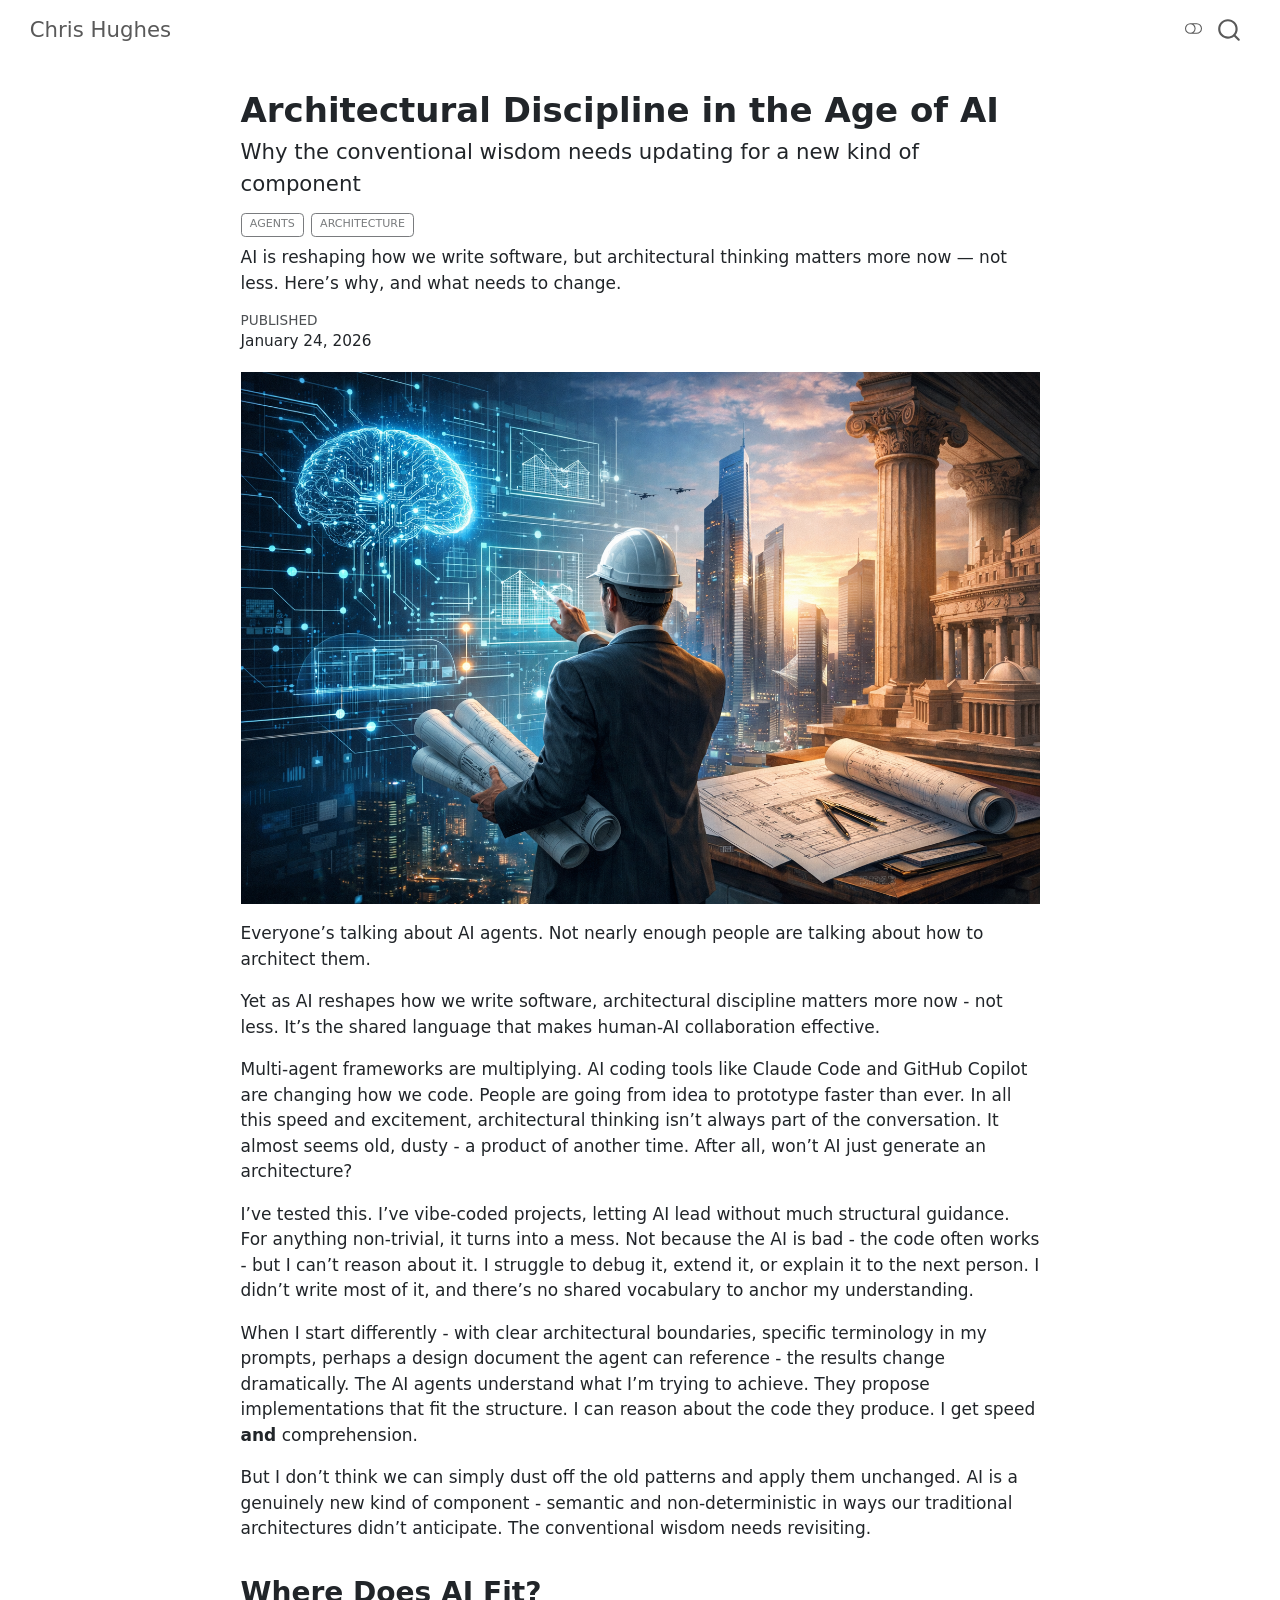
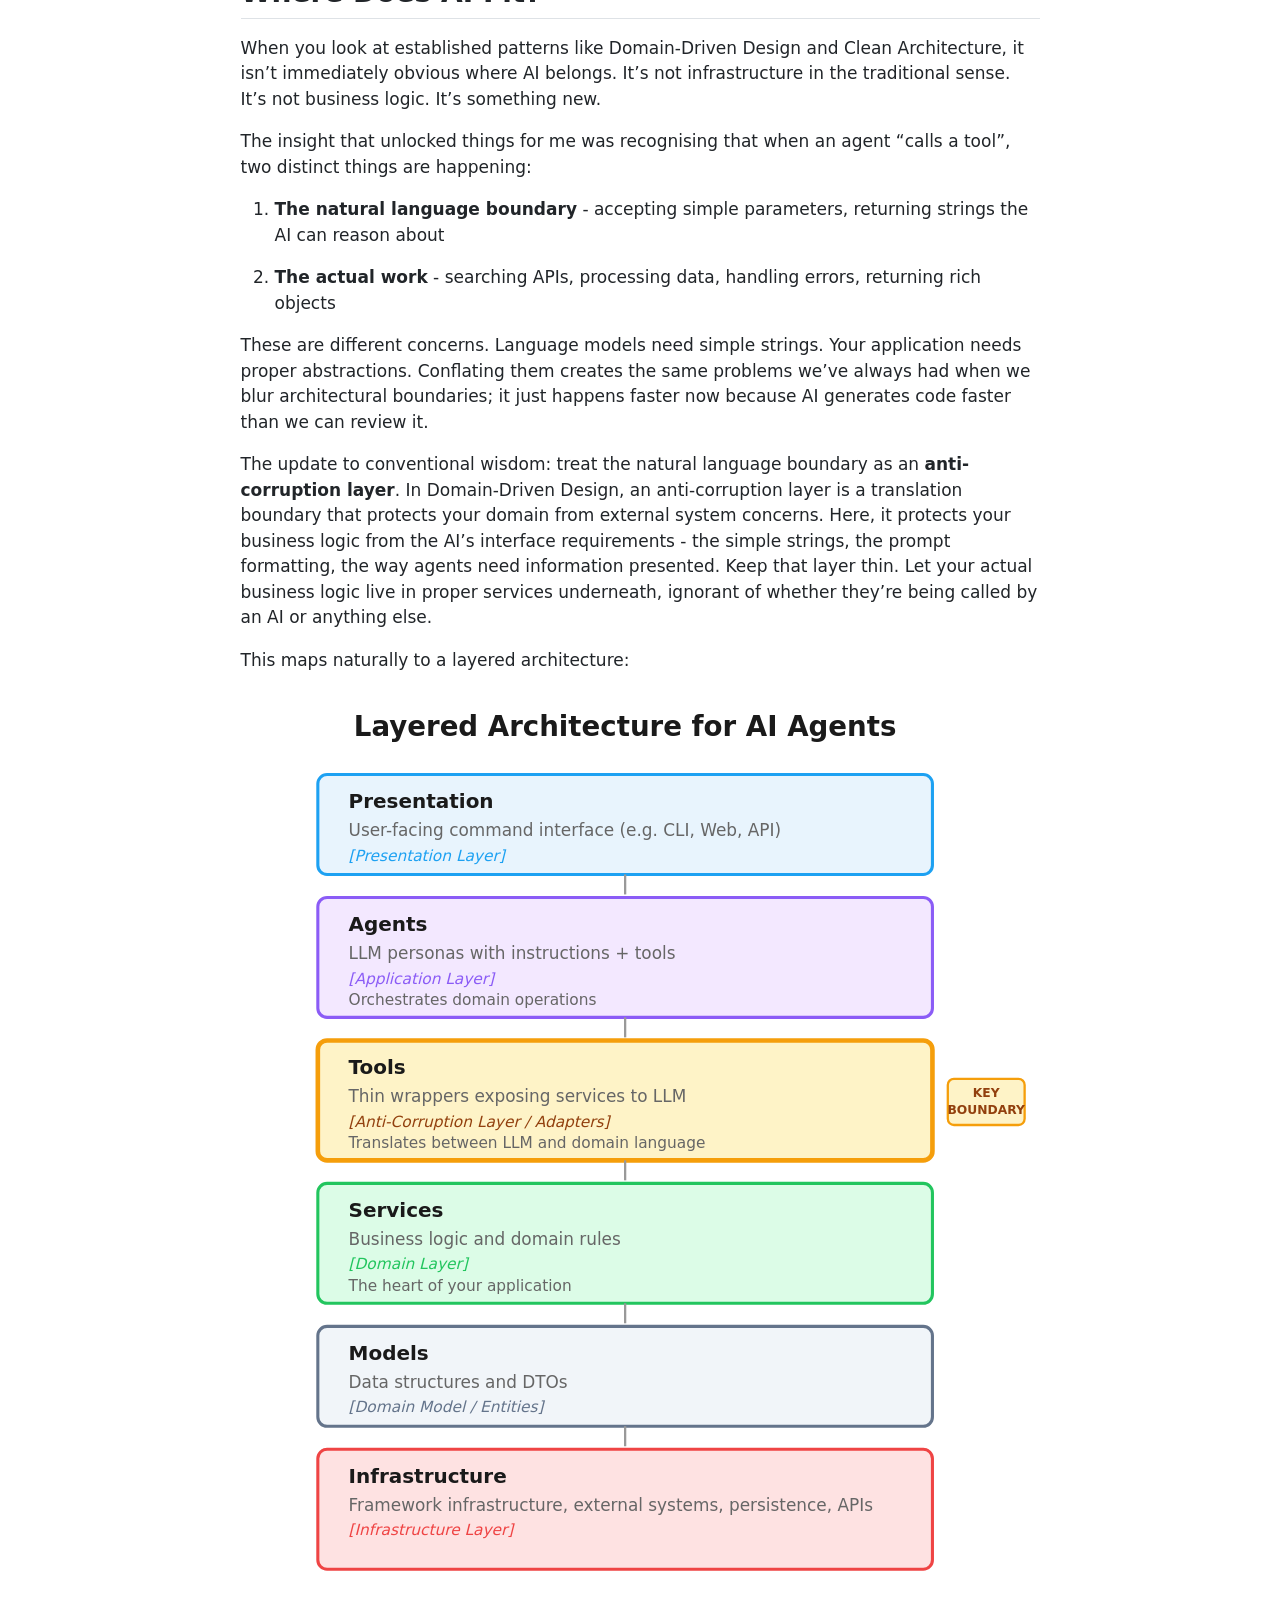
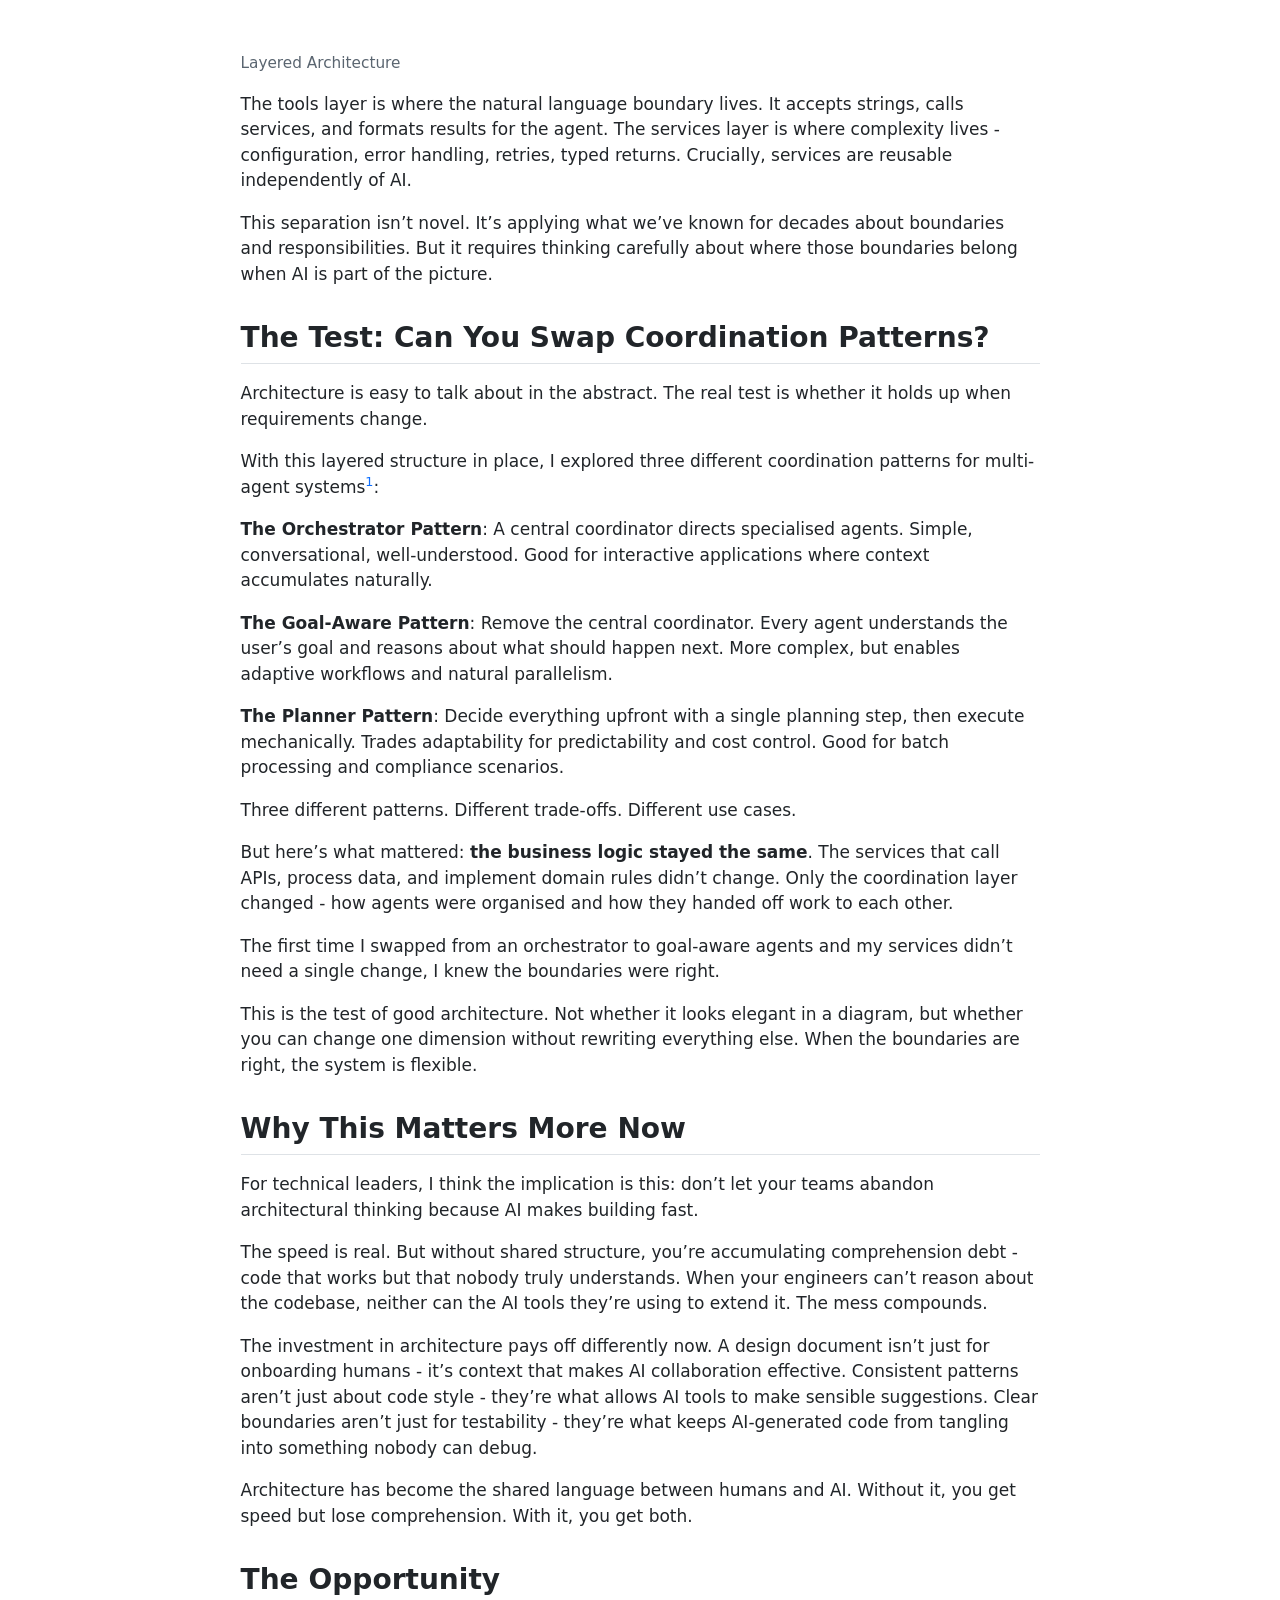
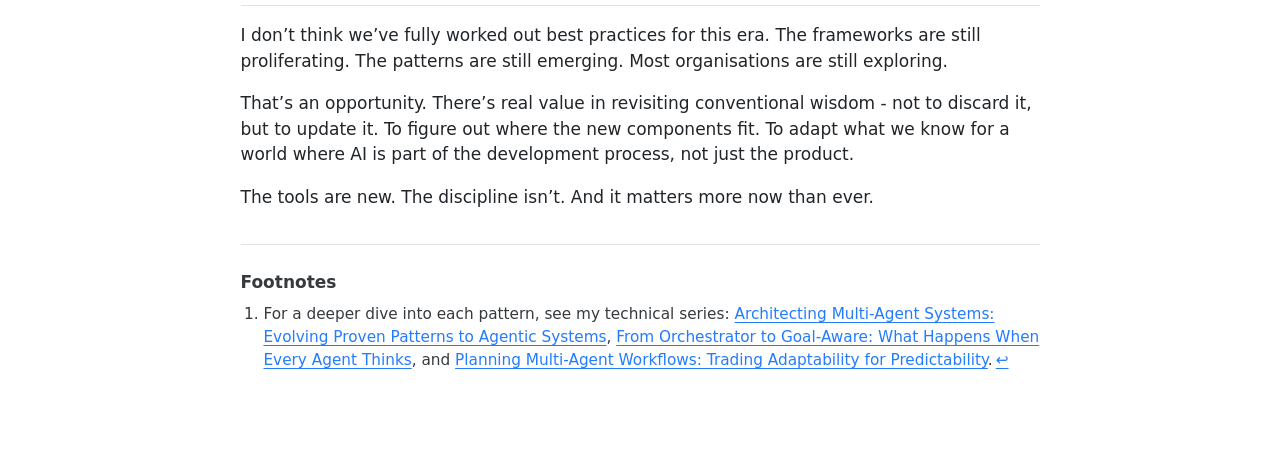
<file: writing/architectural-discipline-ai/index.html>
<!DOCTYPE html>
<html xmlns="http://www.w3.org/1999/xhtml" lang="en" xml:lang="en"><head>

<meta charset="utf-8">
<meta name="generator" content="quarto-1.10.18">

<meta name="viewport" content="width=device-width, initial-scale=1.0, user-scalable=yes">

<meta name="dcterms.date" content="2026-01-24">
<meta name="description" content="AI is reshaping how we write software, but architectural thinking matters more now — not less. Here’s why, and what needs to change.">

<title>Architectural Discipline in the Age of AI – Chris Hughes</title>
<style>
/* Default styles provided by pandoc.
** See https://pandoc.org/MANUAL.html#variables-for-html for config info.
*/
span.smallcaps{font-variant: small-caps;}
div.columns{display: flex; gap: 1.5em;}
div.column{flex: auto;}
@media screen {
div.columns{gap: min(4vw, 1.5em);}
div.column{overflow-x: auto;}
}
div.hanging-indent{margin-left: 1.5em; text-indent: -1.5em;}
ul.task-list{list-style: none;}
ul.task-list li input[type="checkbox"] {
  width: 0.8em;
  margin: 0 0.8em 0.2em -1em; /* quarto-specific, see https://github.com/quarto-dev/quarto-cli/issues/4556 */ 
  vertical-align: middle;
}
</style>


<script src="../../site_libs/quarto-nav/quarto-nav.js"></script>
<script src="../../site_libs/quarto-nav/headroom.min.js"></script>
<script src="../../site_libs/clipboard/clipboard.min.js"></script>
<script src="../../site_libs/quarto-search/autocomplete.umd.js"></script>
<script src="../../site_libs/quarto-search/fuse.min.js"></script>
<script src="../../site_libs/quarto-search/quarto-search.js"></script>
<meta name="quarto:offset" content="../../">
<link href="../../profile.jpg" rel="icon" type="image/jpeg">
<script src="../../site_libs/quarto-html/quarto.js" type="module"></script>
<script src="../../site_libs/quarto-html/tabsets/tabsets.js" type="module"></script>
<script src="../../site_libs/quarto-html/popper.min.js"></script>
<script src="../../site_libs/quarto-html/tippy.umd.min.js"></script>
<script src="../../site_libs/quarto-html/anchor.min.js"></script>
<link href="../../site_libs/quarto-html/tippy.css" rel="stylesheet">
<link href="../../site_libs/quarto-html/quarto-syntax-highlighting-64a204ab8560d761af7679ceaba22944.css" rel="stylesheet" class="quarto-color-scheme" id="quarto-text-highlighting-styles">
<link href="../../site_libs/quarto-html/quarto-syntax-highlighting-dark-b85bc7c33db8c58e0ec93c3465666fed.css" rel="stylesheet" class="quarto-color-scheme quarto-color-alternate" id="quarto-text-highlighting-styles">
<link href="../../site_libs/quarto-html/quarto-syntax-highlighting-64a204ab8560d761af7679ceaba22944.css" rel="stylesheet" class="quarto-color-scheme-extra" id="quarto-text-highlighting-styles">
<script src="../../site_libs/bootstrap/bootstrap.min.js"></script>
<link href="../../site_libs/bootstrap/bootstrap-icons.css" rel="stylesheet">
<link href="../../site_libs/bootstrap/bootstrap-6105abc1fbcb78934dd6dfb0e21c61fe.min.css" rel="stylesheet" append-hash="true" class="quarto-color-scheme" id="quarto-bootstrap" data-mode="light">
<link href="../../site_libs/bootstrap/bootstrap-dark-bad7eb6acb78bec35b2014344c72f93c.min.css" rel="stylesheet" append-hash="true" class="quarto-color-scheme quarto-color-alternate" id="quarto-bootstrap" data-mode="dark">
<link href="../../site_libs/bootstrap/bootstrap-6105abc1fbcb78934dd6dfb0e21c61fe.min.css" rel="stylesheet" append-hash="true" class="quarto-color-scheme-extra" id="quarto-bootstrap" data-mode="light">
<script id="quarto-search-options" type="application/json">{
  "location": "navbar",
  "copy-button": false,
  "collapse-after": 3,
  "panel-placement": "end",
  "type": "overlay",
  "limit": 50,
  "keyboard-shortcut": [
    "f",
    "/",
    "s"
  ],
  "show-item-context": false,
  "language": {
    "search-no-results-text": "No results",
    "search-matching-documents-text": "matching documents",
    "search-copy-link-title": "Copy link to search",
    "search-hide-matches-text": "Hide additional matches",
    "search-more-match-text": "more match in this document",
    "search-more-matches-text": "more matches in this document",
    "search-clear-button-title": "Clear",
    "search-text-placeholder": "",
    "search-detached-cancel-button-title": "Cancel",
    "search-submit-button-title": "Submit",
    "search-label": "Search"
  }
}</script>
<meta name="google-site-verification" content="AGF-dapdxVAPw474kSusFtx18hRUnG14JVgfg-pqNw8">


<link rel="stylesheet" href="../../styles.css">
<meta property="og:title" content="Architectural Discipline in the Age of AI – Chris Hughes">
<meta property="og:description" content="AI is reshaping how we write software, but architectural thinking matters more now — not less. Here’s why, and what needs to change.">
<meta property="og:image" content="https://chris-hughes10.github.io/writing/architectural-discipline-ai/headline.png">
<meta property="og:site_name" content="Chris Hughes">
<meta property="og:image:height" content="1024">
<meta property="og:image:width" content="1536">
<meta name="twitter:title" content="Architectural Discipline in the Age of AI – Chris Hughes">
<meta name="twitter:description" content="AI is reshaping how we write software, but architectural thinking matters more now — not less. Here’s why, and what needs to change.">
<meta name="twitter:image" content="https://chris-hughes10.github.io/writing/architectural-discipline-ai/headline.png">
<meta name="twitter:image-height" content="1024">
<meta name="twitter:image-width" content="1536">
<meta name="twitter:card" content="summary_large_image">
</head>

<body class="nav-fixed fullcontent quarto-light"><script id="quarto-html-before-body" type="application/javascript">
    const toggleBodyColorMode = (bsSheetEl) => {
      const mode = bsSheetEl.getAttribute("data-mode");
      const bodyEl = window.document.querySelector("body");
      if (mode === "dark") {
        bodyEl.classList.add("quarto-dark");
        bodyEl.classList.remove("quarto-light");
      } else {
        bodyEl.classList.add("quarto-light");
        bodyEl.classList.remove("quarto-dark");
      }
    }
    const toggleBodyColorPrimary = () => {
      const bsSheetEl = window.document.querySelector("link#quarto-bootstrap:not([rel=disabled-stylesheet])");
      if (bsSheetEl) {
        toggleBodyColorMode(bsSheetEl);
      }
    }
    const setColorSchemeToggle = (alternate) => {
      const toggles = window.document.querySelectorAll('.quarto-color-scheme-toggle');
      for (let i=0; i < toggles.length; i++) {
        const toggle = toggles[i];
        if (toggle) {
          if (alternate) {
            toggle.classList.add("alternate");
          } else {
            toggle.classList.remove("alternate");
          }
        }
      }
    };
    const toggleColorMode = (alternate) => {
      // Switch the stylesheets
      const primaryStylesheets = window.document.querySelectorAll('link.quarto-color-scheme:not(.quarto-color-alternate)');
      const alternateStylesheets = window.document.querySelectorAll('link.quarto-color-scheme.quarto-color-alternate');
      manageTransitions('#quarto-margin-sidebar .nav-link', false);
      if (alternate) {
        // note: dark is layered on light, we don't disable primary!
        enableStylesheet(alternateStylesheets);
        for (const sheetNode of alternateStylesheets) {
          if (sheetNode.id === "quarto-bootstrap") {
            toggleBodyColorMode(sheetNode);
          }
        }
      } else {
        disableStylesheet(alternateStylesheets);
        enableStylesheet(primaryStylesheets)
        toggleBodyColorPrimary();
      }
      manageTransitions('#quarto-margin-sidebar .nav-link', true);
      // Switch the toggles
      setColorSchemeToggle(alternate)
      // Hack to workaround the fact that safari doesn't
      // properly recolor the scrollbar when toggling (#1455)
      if (navigator.userAgent.indexOf('Safari') > 0 && navigator.userAgent.indexOf('Chrome') == -1) {
        manageTransitions("body", false);
        window.scrollTo(0, 1);
        setTimeout(() => {
          window.scrollTo(0, 0);
          manageTransitions("body", true);
        }, 40);
      }
    }
    const disableStylesheet = (stylesheets) => {
      for (let i=0; i < stylesheets.length; i++) {
        const stylesheet = stylesheets[i];
        stylesheet.rel = 'disabled-stylesheet';
      }
    }
    const enableStylesheet = (stylesheets) => {
      for (let i=0; i < stylesheets.length; i++) {
        const stylesheet = stylesheets[i];
        if(stylesheet.rel !== 'stylesheet') { // for Chrome, which will still FOUC without this check
          stylesheet.rel = 'stylesheet';
        }
      }
    }
    const manageTransitions = (selector, allowTransitions) => {
      const els = window.document.querySelectorAll(selector);
      for (let i=0; i < els.length; i++) {
        const el = els[i];
        if (allowTransitions) {
          el.classList.remove('notransition');
        } else {
          el.classList.add('notransition');
        }
      }
    }
    const isFileUrl = () => {
      return window.location.protocol === 'file:';
    }
    const hasAlternateSentinel = () => {
      let styleSentinel = getColorSchemeSentinel();
      if (styleSentinel !== null) {
        return styleSentinel === "alternate";
      } else {
        return false;
      }
    }
    const setStyleSentinel = (alternate) => {
      const value = alternate ? "alternate" : "default";
      if (!isFileUrl()) {
        window.localStorage.setItem("quarto-color-scheme", value);
      } else {
        localAlternateSentinel = value;
      }
    }
    const getColorSchemeSentinel = () => {
      if (!isFileUrl()) {
        const storageValue = window.localStorage.getItem("quarto-color-scheme");
        return storageValue != null ? storageValue : localAlternateSentinel;
      } else {
        return localAlternateSentinel;
      }
    }
    const toggleGiscusIfUsed = (isAlternate, darkModeDefault) => {
      const baseTheme = document.querySelector('#giscus-base-theme')?.value ?? 'light';
      const alternateTheme = document.querySelector('#giscus-alt-theme')?.value ?? 'dark';
      let newTheme = '';
      if(authorPrefersDark) {
        newTheme = isAlternate ? baseTheme : alternateTheme;
      } else {
        newTheme = isAlternate ? alternateTheme : baseTheme;
      }
      const changeGiscusTheme = () => {
        // From: https://github.com/giscus/giscus/issues/336
        const sendMessage = (message) => {
          const iframe = document.querySelector('iframe.giscus-frame');
          if (!iframe) return;
          iframe.contentWindow.postMessage({ giscus: message }, 'https://giscus.app');
        }
        sendMessage({
          setConfig: {
            theme: newTheme
          }
        });
      }
      const isGiscussLoaded = window.document.querySelector('iframe.giscus-frame') !== null;
      if (isGiscussLoaded) {
        changeGiscusTheme();
      }
    };
    const authorPrefersDark = false;
    const darkModeDefault = authorPrefersDark;
      document.querySelector('link#quarto-text-highlighting-styles.quarto-color-scheme-extra').rel = 'disabled-stylesheet';
      document.querySelector('link#quarto-bootstrap.quarto-color-scheme-extra').rel = 'disabled-stylesheet';
    let localAlternateSentinel = darkModeDefault ? 'alternate' : 'default';
    // Dark / light mode switch
    window.quartoToggleColorScheme = () => {
      // Read the current dark / light value
      let toAlternate = !hasAlternateSentinel();
      toggleColorMode(toAlternate);
      setStyleSentinel(toAlternate);
      toggleGiscusIfUsed(toAlternate, darkModeDefault);
      window.dispatchEvent(new Event('resize'));
    };
    // Switch to dark mode if need be
    if (hasAlternateSentinel()) {
      toggleColorMode(true);
    } else {
      toggleColorMode(false);
    }
  </script>

<div id="quarto-search-results"></div>
  <header id="quarto-header" class="headroom fixed-top">
    <nav class="navbar navbar-expand-lg " data-bs-theme="dark">
      <div class="navbar-container container-fluid">
      <div class="navbar-brand-container mx-auto">
    <a class="navbar-brand" href="../../index.html">
    <span class="navbar-title">Chris Hughes</span>
    </a>
  </div>
        <div class="quarto-navbar-tools tools-end">
  <a href="" class="quarto-color-scheme-toggle quarto-navigation-tool  px-1" onclick="window.quartoToggleColorScheme(); return false;" title="Toggle dark mode"><i class="bi"></i></a>
</div>
          <div id="quarto-search" class="" title="Search"></div>
      </div> <!-- /container-fluid -->
    </nav>
</header>
<!-- content -->
<div id="quarto-content" class="quarto-container page-columns page-rows-contents page-layout-article page-navbar">
<!-- sidebar -->
<!-- margin-sidebar -->
    
<!-- main -->
<main class="content" id="quarto-document-content">


<header id="title-block-header" class="quarto-title-block default">
<div class="quarto-title">
<h1 class="title">Architectural Discipline in the Age of AI</h1>
<p class="subtitle lead">Why the conventional wisdom needs updating for a new kind of component</p>
  <div class="quarto-categories">
    <div class="quarto-category">Agents</div>
    <div class="quarto-category">Architecture</div>
  </div>
  </div>

<div>
  <div class="description">
    AI is reshaping how we write software, but architectural thinking matters more now — not less. Here’s why, and what needs to change.
  </div>
</div>


<div class="quarto-title-meta">

    
    <div>
    <div class="quarto-title-meta-heading">Published</div>
    <div class="quarto-title-meta-contents">
      <p class="date">January 24, 2026</p>
    </div>
  </div>
  
    
  </div>
  


</header>


<p><img src="headline.png" class="img-fluid"></p>
<p>Everyone’s talking about AI agents. Not nearly enough people are talking about how to architect them.</p>
<p>Yet as AI reshapes how we write software, architectural discipline matters more now - not less. It’s the shared language that makes human-AI collaboration effective.</p>
<p>Multi-agent frameworks are multiplying. AI coding tools like Claude Code and GitHub Copilot are changing how we code. People are going from idea to prototype faster than ever. In all this speed and excitement, architectural thinking isn’t always part of the conversation. It almost seems old, dusty - a product of another time. After all, won’t AI just generate an architecture?</p>
<p>I’ve tested this. I’ve vibe-coded projects, letting AI lead without much structural guidance. For anything non-trivial, it turns into a mess. Not because the AI is bad - the code often works - but I can’t reason about it. I struggle to debug it, extend it, or explain it to the next person. I didn’t write most of it, and there’s no shared vocabulary to anchor my understanding.</p>
<p>When I start differently - with clear architectural boundaries, specific terminology in my prompts, perhaps a design document the agent can reference - the results change dramatically. The AI agents understand what I’m trying to achieve. They propose implementations that fit the structure. I can reason about the code they produce. I get speed <strong>and</strong> comprehension.</p>
<p>But I don’t think we can simply dust off the old patterns and apply them unchanged. AI is a genuinely new kind of component - semantic and non-deterministic in ways our traditional architectures didn’t anticipate. The conventional wisdom needs revisiting.</p>
<section id="where-does-ai-fit" class="level2">
<h2 class="anchored" data-anchor-id="where-does-ai-fit">Where Does AI Fit?</h2>
<p>When you look at established patterns like Domain-Driven Design and Clean Architecture, it isn’t immediately obvious where AI belongs. It’s not infrastructure in the traditional sense. It’s not business logic. It’s something new.</p>
<p>The insight that unlocked things for me was recognising that when an agent “calls a tool”, two distinct things are happening:</p>
<ol type="1">
<li><p><strong>The natural language boundary</strong> - accepting simple parameters, returning strings the AI can reason about</p></li>
<li><p><strong>The actual work</strong> - searching APIs, processing data, handling errors, returning rich objects</p></li>
</ol>
<p>These are different concerns. Language models need simple strings. Your application needs proper abstractions. Conflating them creates the same problems we’ve always had when we blur architectural boundaries; it just happens faster now because AI generates code faster than we can review it.</p>
<p>The update to conventional wisdom: treat the natural language boundary as an <strong>anti-corruption layer</strong>. In Domain-Driven Design, an anti-corruption layer is a translation boundary that protects your domain from external system concerns. Here, it protects your business logic from the AI’s interface requirements - the simple strings, the prompt formatting, the way agents need information presented. Keep that layer thin. Let your actual business logic live in proper services underneath, ignorant of whether they’re being called by an AI or anything else.</p>
<p>This maps naturally to a layered architecture:</p>
<div class="quarto-figure quarto-figure-center">
<figure class="figure">
<p><img src="layered_architecture.svg" class="img-fluid figure-img"></p>
<figcaption>Layered Architecture</figcaption>
</figure>
</div>
<p>The tools layer is where the natural language boundary lives. It accepts strings, calls services, and formats results for the agent. The services layer is where complexity lives - configuration, error handling, retries, typed returns. Crucially, services are reusable independently of AI.</p>
<p>This separation isn’t novel. It’s applying what we’ve known for decades about boundaries and responsibilities. But it requires thinking carefully about where those boundaries belong when AI is part of the picture.</p>
</section>
<section id="the-test-can-you-swap-coordination-patterns" class="level2">
<h2 class="anchored" data-anchor-id="the-test-can-you-swap-coordination-patterns">The Test: Can You Swap Coordination Patterns?</h2>
<p>Architecture is easy to talk about in the abstract. The real test is whether it holds up when requirements change.</p>
<p>With this layered structure in place, I explored three different coordination patterns for multi-agent systems<a href="#fn1" class="footnote-ref" id="fnref1" role="doc-noteref"><sup>1</sup></a>:</p>
<p><strong>The Orchestrator Pattern</strong>: A central coordinator directs specialised agents. Simple, conversational, well-understood. Good for interactive applications where context accumulates naturally.</p>
<p><strong>The Goal-Aware Pattern</strong>: Remove the central coordinator. Every agent understands the user’s goal and reasons about what should happen next. More complex, but enables adaptive workflows and natural parallelism.</p>
<p><strong>The Planner Pattern</strong>: Decide everything upfront with a single planning step, then execute mechanically. Trades adaptability for predictability and cost control. Good for batch processing and compliance scenarios.</p>
<p>Three different patterns. Different trade-offs. Different use cases.</p>
<p>But here’s what mattered: <strong>the business logic stayed the same</strong>. The services that call APIs, process data, and implement domain rules didn’t change. Only the coordination layer changed - how agents were organised and how they handed off work to each other.</p>
<p>The first time I swapped from an orchestrator to goal-aware agents and my services didn’t need a single change, I knew the boundaries were right.</p>
<p>This is the test of good architecture. Not whether it looks elegant in a diagram, but whether you can change one dimension without rewriting everything else. When the boundaries are right, the system is flexible.</p>
</section>
<section id="why-this-matters-more-now" class="level2">
<h2 class="anchored" data-anchor-id="why-this-matters-more-now">Why This Matters More Now</h2>
<p>For technical leaders, I think the implication is this: don’t let your teams abandon architectural thinking because AI makes building fast.</p>
<p>The speed is real. But without shared structure, you’re accumulating comprehension debt - code that works but that nobody truly understands. When your engineers can’t reason about the codebase, neither can the AI tools they’re using to extend it. The mess compounds.</p>
<p>The investment in architecture pays off differently now. A design document isn’t just for onboarding humans - it’s context that makes AI collaboration effective. Consistent patterns aren’t just about code style - they’re what allows AI tools to make sensible suggestions. Clear boundaries aren’t just for testability - they’re what keeps AI-generated code from tangling into something nobody can debug.</p>
<p>Architecture has become the shared language between humans and AI. Without it, you get speed but lose comprehension. With it, you get both.</p>
</section>
<section id="the-opportunity" class="level2">
<h2 class="anchored" data-anchor-id="the-opportunity">The Opportunity</h2>
<p>I don’t think we’ve fully worked out best practices for this era. The frameworks are still proliferating. The patterns are still emerging. Most organisations are still exploring.</p>
<p>That’s an opportunity. There’s real value in revisiting conventional wisdom - not to discard it, but to update it. To figure out where the new components fit. To adapt what we know for a world where AI is part of the development process, not just the product.</p>
<p>The tools are new. The discipline isn’t. And it matters more now than ever.</p>


</section>


<div id="quarto-appendix" class="default"><section id="footnotes" class="footnotes footnotes-end-of-document" role="doc-endnotes"><h2 class="anchored quarto-appendix-heading">Footnotes</h2>

<ol>
<li id="fn1"><p>For a deeper dive into each pattern, see my technical series: <a href="../../posts/multi-agent-part1/index.html">Architecting Multi-Agent Systems: Evolving Proven Patterns to Agentic Systems</a>, <a href="../../posts/multi-agent-part2/index.html">From Orchestrator to Goal-Aware: What Happens When Every Agent Thinks</a>, and <a href="../../posts/multi-agent-part3/index.html">Planning Multi-Agent Workflows: Trading Adaptability for Predictability</a>.<a href="#fnref1" class="footnote-back" role="doc-backlink">↩︎</a></p></li>
</ol>
</section></div></main> <!-- /main -->
<script src="../../code-modal.js"></script>
<script src="../../source-modal.js"></script>
<script id="quarto-html-after-body" type="application/javascript">
  window.document.addEventListener("DOMContentLoaded", function (event) {
    // Ensure there is a toggle, if there isn't float one in the top right
    if (window.document.querySelector('.quarto-color-scheme-toggle') === null) {
      const a = window.document.createElement('a');
      a.classList.add('top-right');
      a.classList.add('quarto-color-scheme-toggle');
      a.href = "";
      a.onclick = function() { try { window.quartoToggleColorScheme(); } catch {} return false; };
      const i = window.document.createElement("i");
      i.classList.add('bi');
      a.appendChild(i);
      window.document.body.appendChild(a);
    }
    setColorSchemeToggle(hasAlternateSentinel())
    const icon = "";
    const anchorJS = new window.AnchorJS();
    anchorJS.options = {
      placement: 'right',
      icon: icon
    };
    anchorJS.add('.anchored');
    const isCodeAnnotation = (el) => {
      for (const clz of el.classList) {
        if (clz.startsWith('code-annotation-')) {                     
          return true;
        }
      }
      return false;
    }
    const onCopySuccess = function(e) {
      // button target
      const button = e.trigger;
      // don't keep focus
      button.blur();
      // flash "checked"
      button.classList.add('code-copy-button-checked');
      var currentTitle = button.getAttribute("title");
      button.setAttribute("title", "Copied!");
      let tooltip;
      if (window.bootstrap) {
        button.setAttribute("data-bs-toggle", "tooltip");
        button.setAttribute("data-bs-placement", "left");
        button.setAttribute("data-bs-title", "Copied!");
        tooltip = new bootstrap.Tooltip(button, 
          { trigger: "manual", 
            customClass: "code-copy-button-tooltip",
            offset: [0, -8]});
        tooltip.show();    
      }
      setTimeout(function() {
        if (tooltip) {
          tooltip.hide();
          button.removeAttribute("data-bs-title");
          button.removeAttribute("data-bs-toggle");
          button.removeAttribute("data-bs-placement");
        }
        button.setAttribute("title", currentTitle);
        button.classList.remove('code-copy-button-checked');
      }, 1000);
      // clear code selection
      e.clearSelection();
    }
    const getTextToCopy = function(trigger) {
      const outerScaffold = trigger.parentElement.cloneNode(true);
      const codeEl = outerScaffold.querySelector('code');
      for (const childEl of codeEl.children) {
        if (isCodeAnnotation(childEl)) {
          childEl.remove();
        }
      }
      return codeEl.innerText;
    }
    const clipboard = new window.ClipboardJS('.code-copy-button:not([data-in-quarto-modal])', {
      text: getTextToCopy
    });
    clipboard.on('success', onCopySuccess);
    if (window.document.getElementById('quarto-embedded-source-code-modal')) {
      const clipboardModal = new window.ClipboardJS('.code-copy-button[data-in-quarto-modal]', {
        text: getTextToCopy,
        container: window.document.getElementById('quarto-embedded-source-code-modal')
      });
      clipboardModal.on('success', onCopySuccess);
    }
      var localhostRegex = new RegExp(/^(?:http|https):\/\/localhost\:?[0-9]*\//);
      var mailtoRegex = new RegExp(/^mailto:/);
        var filterRegex = new RegExp("https:\/\/chris-hughes10\.github\.io");
      var isInternal = (href) => {
          return filterRegex.test(href) || localhostRegex.test(href) || mailtoRegex.test(href);
      }
      // Inspect non-navigation links and adorn them if external
     var links = window.document.querySelectorAll('a[href]:not(.nav-link):not(.navbar-brand):not(.toc-action):not(.sidebar-link):not(.sidebar-item-toggle):not(.pagination-link):not(.no-external):not([aria-hidden]):not(.dropdown-item):not(.quarto-navigation-tool):not(.about-link)');
      for (var i=0; i<links.length; i++) {
        const link = links[i];
        if (!isInternal(link.href)) {
          // undo the damage that might have been done by quarto-nav.js in the case of
          // links that we want to consider external
          if (link.dataset.originalHref !== undefined) {
            link.href = link.dataset.originalHref;
          }
        }
      }
    function tippyHover(el, contentFn, onTriggerFn, onUntriggerFn) {
      const config = {
        allowHTML: true,
        maxWidth: 500,
        delay: 100,
        arrow: false,
        appendTo: function(el) {
            return el.parentElement;
        },
        interactive: true,
        interactiveBorder: 10,
        theme: 'quarto',
        placement: 'bottom-start',
      };
      if (contentFn) {
        config.content = contentFn;
      }
      if (onTriggerFn) {
        config.onTrigger = onTriggerFn;
      }
      if (onUntriggerFn) {
        config.onUntrigger = onUntriggerFn;
      }
      window.tippy(el, config); 
    }
    const noterefs = window.document.querySelectorAll('a[role="doc-noteref"]');
    for (var i=0; i<noterefs.length; i++) {
      const ref = noterefs[i];
      tippyHover(ref, function() {
        // use id or data attribute instead here
        let href = ref.getAttribute('data-footnote-href') || ref.getAttribute('href');
        try { href = new URL(href).hash; } catch {}
        const id = href.replace(/^#\/?/, "");
        const note = window.document.getElementById(id);
        if (note) {
          return note.innerHTML;
        } else {
          return "";
        }
      });
    }
    const xrefs = window.document.querySelectorAll('a.quarto-xref');
    const processXRef = (id, note) => {
      // Strip column container classes
      const stripColumnClz = (el) => {
        el.classList.remove("page-full", "page-columns");
        if (el.children) {
          for (const child of el.children) {
            stripColumnClz(child);
          }
        }
      }
      stripColumnClz(note)
      if (id === null || id.startsWith('sec-')) {
        // Special case sections, only their first couple elements
        const container = document.createElement("div");
        if (note.children && note.children.length > 2) {
          container.appendChild(note.children[0].cloneNode(true));
          for (let i = 1; i < note.children.length; i++) {
            const child = note.children[i];
            if (child.tagName === "P" && child.innerText === "") {
              continue;
            } else {
              container.appendChild(child.cloneNode(true));
              break;
            }
          }
          if (window.Quarto?.typesetMath) {
            window.Quarto.typesetMath(container);
          }
          return container.innerHTML
        } else {
          if (window.Quarto?.typesetMath) {
            window.Quarto.typesetMath(note);
          }
          return note.innerHTML;
        }
      } else {
        // Remove any anchor links if they are present
        const anchorLink = note.querySelector('a.anchorjs-link');
        if (anchorLink) {
          anchorLink.remove();
        }
        if (window.Quarto?.typesetMath) {
          window.Quarto.typesetMath(note);
        }
        if (note.classList.contains("callout")) {
          return note.outerHTML;
        } else {
          return note.innerHTML;
        }
      }
    }
    for (var i=0; i<xrefs.length; i++) {
      const xref = xrefs[i];
      tippyHover(xref, undefined, function(instance) {
        instance.disable();
        let url = xref.getAttribute('href');
        let hash = undefined; 
        if (url.startsWith('#')) {
          hash = url;
        } else {
          try { hash = new URL(url).hash; } catch {}
        }
        if (hash) {
          const id = hash.replace(/^#\/?/, "");
          const note = window.document.getElementById(id);
          if (note !== null) {
            try {
              const html = processXRef(id, note.cloneNode(true));
              instance.setContent(html);
            } finally {
              instance.enable();
              instance.show();
            }
          } else {
            // See if we can fetch this
            fetch(url.split('#')[0])
            .then(res => res.text())
            .then(html => {
              const parser = new DOMParser();
              const htmlDoc = parser.parseFromString(html, "text/html");
              const note = htmlDoc.getElementById(id);
              if (note !== null) {
                const html = processXRef(id, note);
                instance.setContent(html);
              } 
            }).finally(() => {
              instance.enable();
              instance.show();
            });
          }
        } else {
          // See if we can fetch a full url (with no hash to target)
          // This is a special case and we should probably do some content thinning / targeting
          fetch(url)
          .then(res => res.text())
          .then(html => {
            const parser = new DOMParser();
            const htmlDoc = parser.parseFromString(html, "text/html");
            const note = htmlDoc.querySelector('main.content');
            if (note !== null) {
              // This should only happen for chapter cross references
              // (since there is no id in the URL)
              // remove the first header
              if (note.children.length > 0 && note.children[0].tagName === "HEADER") {
                note.children[0].remove();
              }
              const html = processXRef(null, note);
              instance.setContent(html);
            } 
          }).finally(() => {
            instance.enable();
            instance.show();
          });
        }
      }, function(instance) {
      });
    }
        let selectedAnnoteEl;
        const selectorForAnnotation = ( cell, annotation) => {
          let cellAttr = 'data-code-cell="' + cell + '"';
          let lineAttr = 'data-code-annotation="' +  annotation + '"';
          const selector = 'span[' + cellAttr + '][' + lineAttr + ']';
          return selector;
        }
        const selectCodeLines = (annoteEl) => {
          const doc = window.document;
          const targetCell = annoteEl.getAttribute("data-target-cell");
          const targetAnnotation = annoteEl.getAttribute("data-target-annotation");
          const annoteSpan = window.document.querySelector(selectorForAnnotation(targetCell, targetAnnotation));
          const lines = annoteSpan.getAttribute("data-code-lines").split(",");
          const lineIds = lines.map((line) => {
            return targetCell + "-" + line;
          })
          let top = null;
          let height = null;
          let parent = null;
          if (lineIds.length > 0) {
              //compute the position of the single el (top and bottom and make a div)
              const el = window.document.getElementById(lineIds[0]);
              top = el.offsetTop;
              height = el.offsetHeight;
              parent = el.parentElement.parentElement;
            if (lineIds.length > 1) {
              const lastEl = window.document.getElementById(lineIds[lineIds.length - 1]);
              const bottom = lastEl.offsetTop + lastEl.offsetHeight;
              height = bottom - top;
            }
            if (top !== null && height !== null && parent !== null) {
              // cook up a div (if necessary) and position it 
              let div = window.document.getElementById("code-annotation-line-highlight");
              if (div === null) {
                div = window.document.createElement("div");
                div.setAttribute("id", "code-annotation-line-highlight");
                div.style.position = 'absolute';
                parent.appendChild(div);
              }
              div.style.top = top - 2 + "px";
              div.style.height = height + 4 + "px";
              div.style.left = 0;
              let gutterDiv = window.document.getElementById("code-annotation-line-highlight-gutter");
              if (gutterDiv === null) {
                gutterDiv = window.document.createElement("div");
                gutterDiv.setAttribute("id", "code-annotation-line-highlight-gutter");
                gutterDiv.style.position = 'absolute';
                const codeCell = window.document.getElementById(targetCell);
                const gutter = codeCell.querySelector('.code-annotation-gutter');
                gutter.appendChild(gutterDiv);
              }
              gutterDiv.style.top = top - 2 + "px";
              gutterDiv.style.height = height + 4 + "px";
            }
            selectedAnnoteEl = annoteEl;
          }
        };
        const unselectCodeLines = () => {
          const elementsIds = ["code-annotation-line-highlight", "code-annotation-line-highlight-gutter"];
          elementsIds.forEach((elId) => {
            const div = window.document.getElementById(elId);
            if (div) {
              div.remove();
            }
          });
          selectedAnnoteEl = undefined;
        };
          // Handle positioning of the toggle
      window.addEventListener(
        "resize",
        throttle(() => {
          elRect = undefined;
          if (selectedAnnoteEl) {
            selectCodeLines(selectedAnnoteEl);
          }
        }, 10)
      );
      function throttle(fn, ms) {
      let throttle = false;
      let timer;
        return (...args) => {
          if(!throttle) { // first call gets through
              fn.apply(this, args);
              throttle = true;
          } else { // all the others get throttled
              if(timer) clearTimeout(timer); // cancel #2
              timer = setTimeout(() => {
                fn.apply(this, args);
                timer = throttle = false;
              }, ms);
          }
        };
      }
        // Attach click handler to the DT
        const annoteDls = window.document.querySelectorAll('dt[data-target-cell]');
        for (const annoteDlNode of annoteDls) {
          annoteDlNode.addEventListener('click', (event) => {
            const clickedEl = event.target;
            if (clickedEl !== selectedAnnoteEl) {
              unselectCodeLines();
              const activeEl = window.document.querySelector('dt[data-target-cell].code-annotation-active');
              if (activeEl) {
                activeEl.classList.remove('code-annotation-active');
              }
              selectCodeLines(clickedEl);
              clickedEl.classList.add('code-annotation-active');
            } else {
              // Unselect the line
              unselectCodeLines();
              clickedEl.classList.remove('code-annotation-active');
            }
          });
        }
    const findCites = (el) => {
      const parentEl = el.parentElement;
      if (parentEl) {
        const cites = parentEl.dataset.cites;
        if (cites) {
          return {
            el,
            cites: cites.split(' ')
          };
        } else {
          return findCites(el.parentElement)
        }
      } else {
        return undefined;
      }
    };
    var bibliorefs = window.document.querySelectorAll('a[role="doc-biblioref"]');
    for (var i=0; i<bibliorefs.length; i++) {
      const ref = bibliorefs[i];
      const citeInfo = findCites(ref);
      if (citeInfo) {
        tippyHover(citeInfo.el, function() {
          var popup = window.document.createElement('div');
          citeInfo.cites.forEach(function(cite) {
            var citeDiv = window.document.createElement('div');
            citeDiv.classList.add('hanging-indent');
            citeDiv.classList.add('csl-entry');
            var biblioDiv = window.document.getElementById('ref-' + cite);
            if (biblioDiv) {
              citeDiv.innerHTML = biblioDiv.innerHTML;
            }
            popup.appendChild(citeDiv);
          });
          return popup.innerHTML;
        });
      }
    }
  });
  </script>
</div> <!-- /content -->




</body></html>
</file>
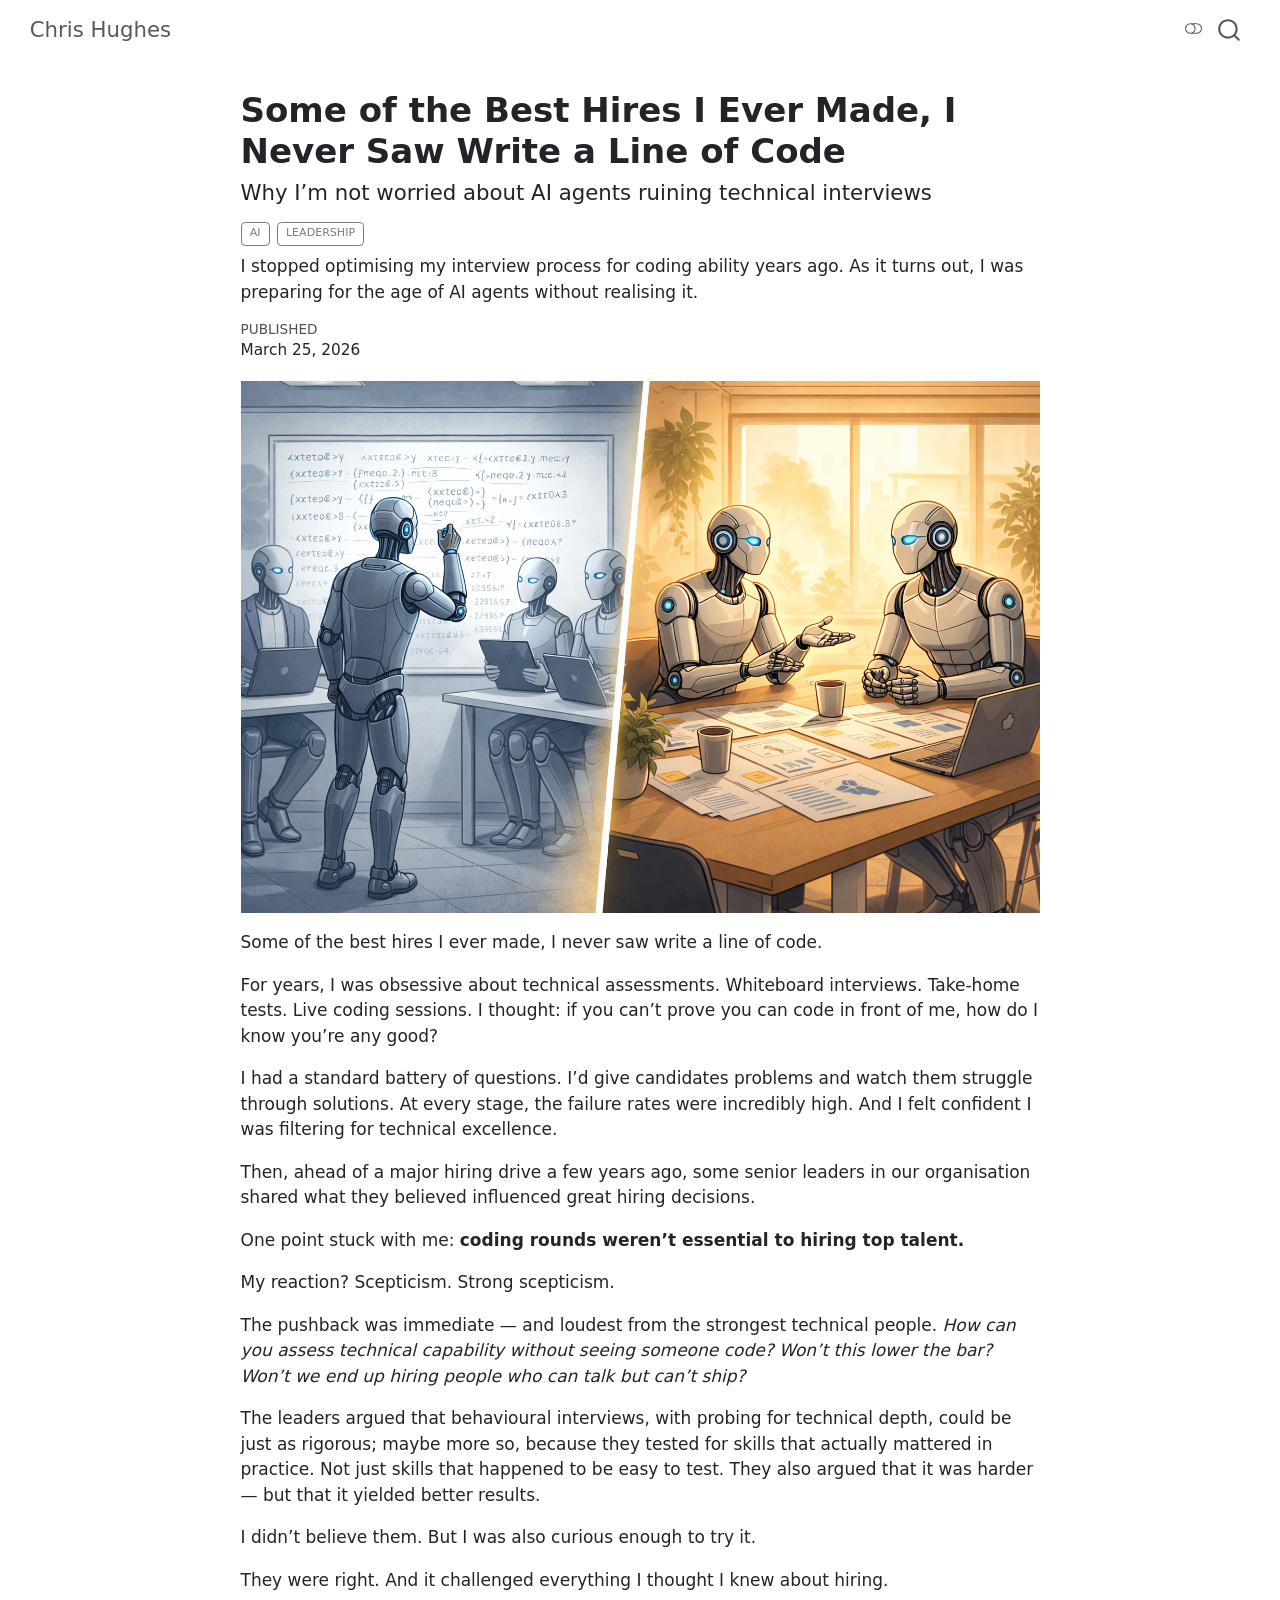
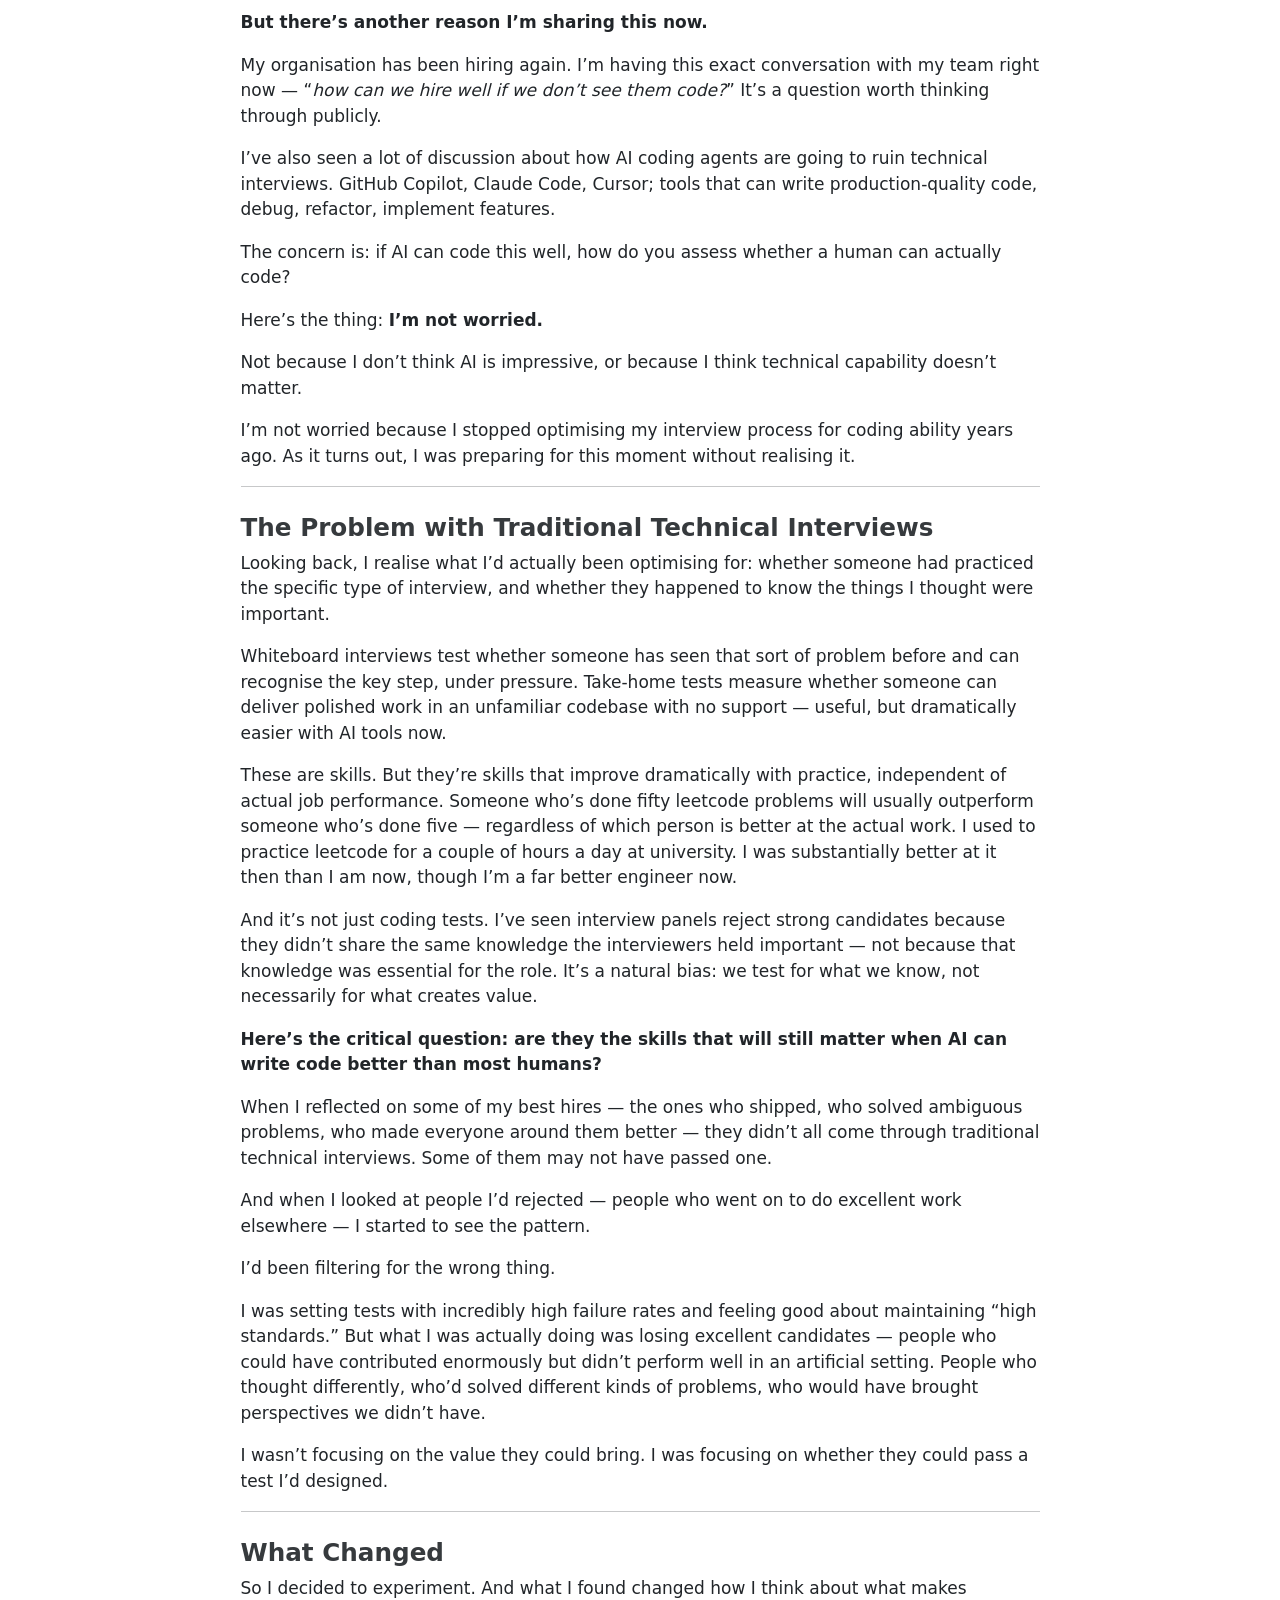
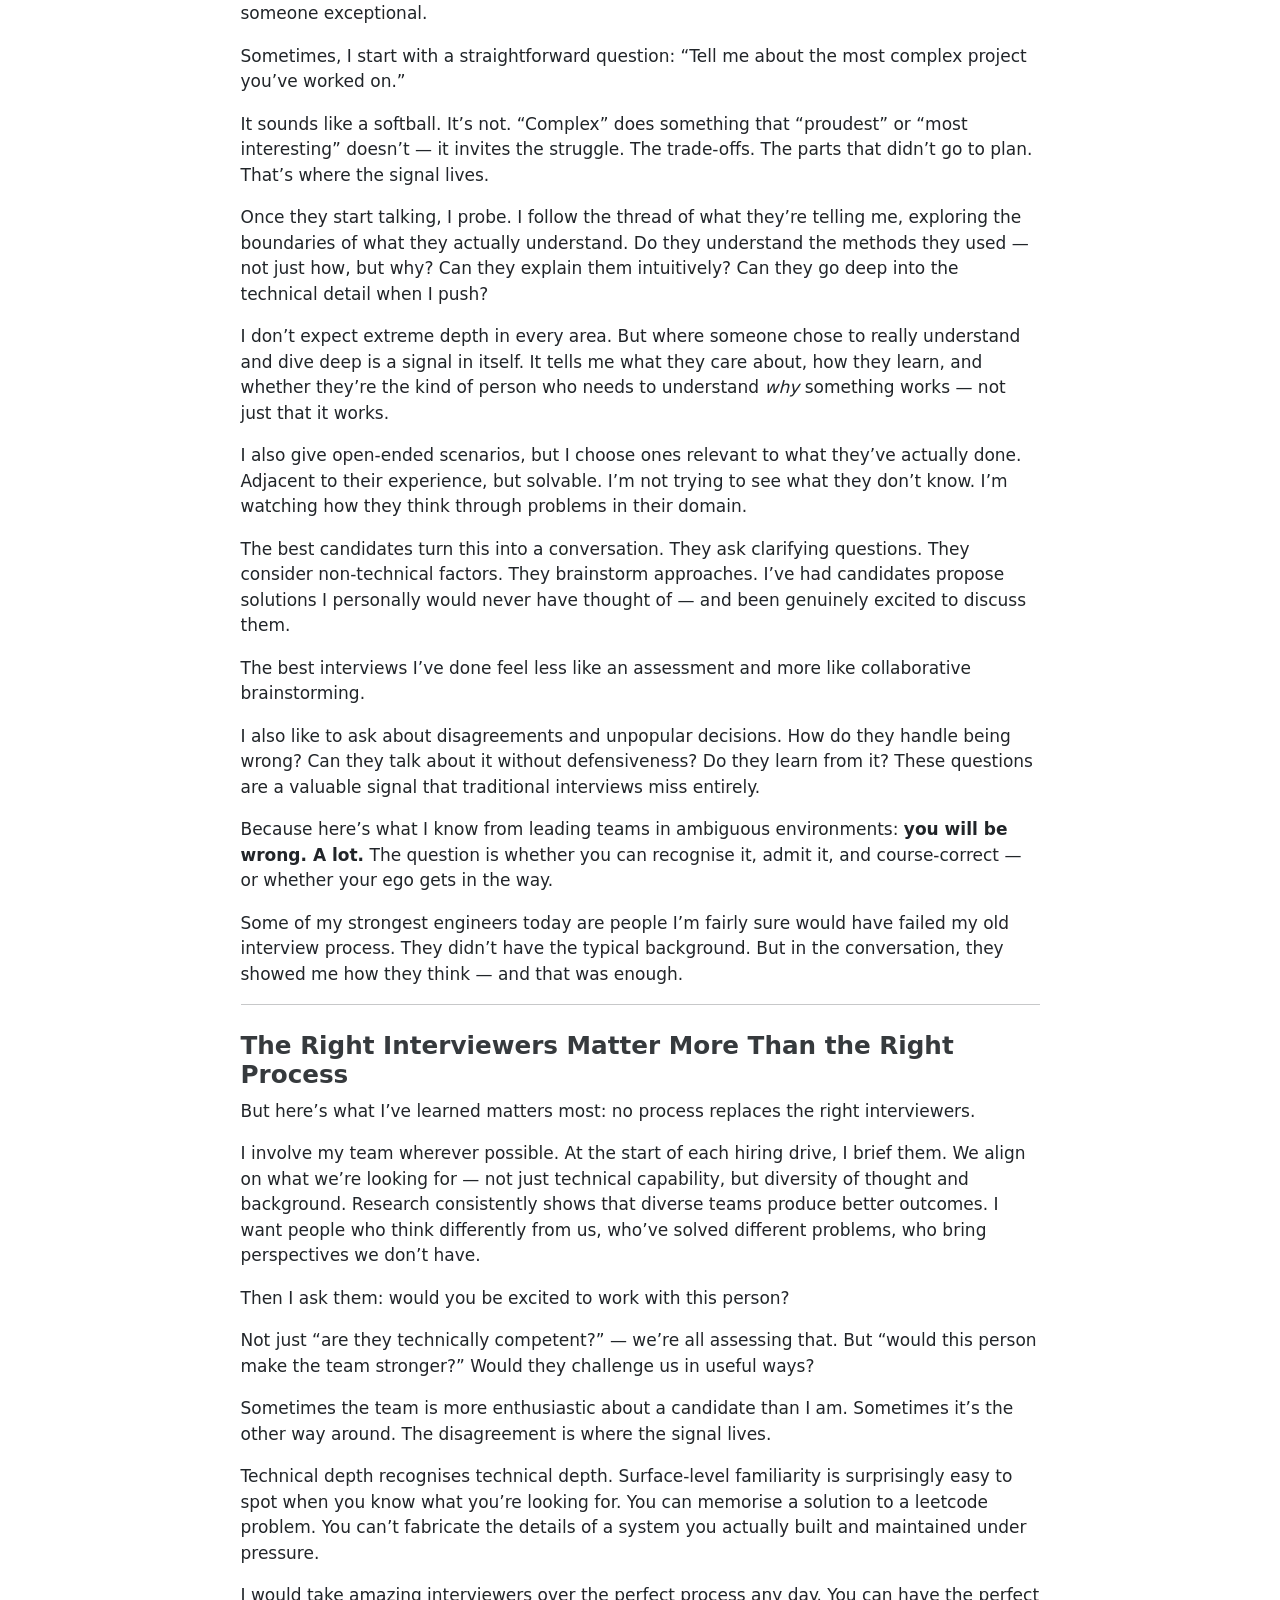
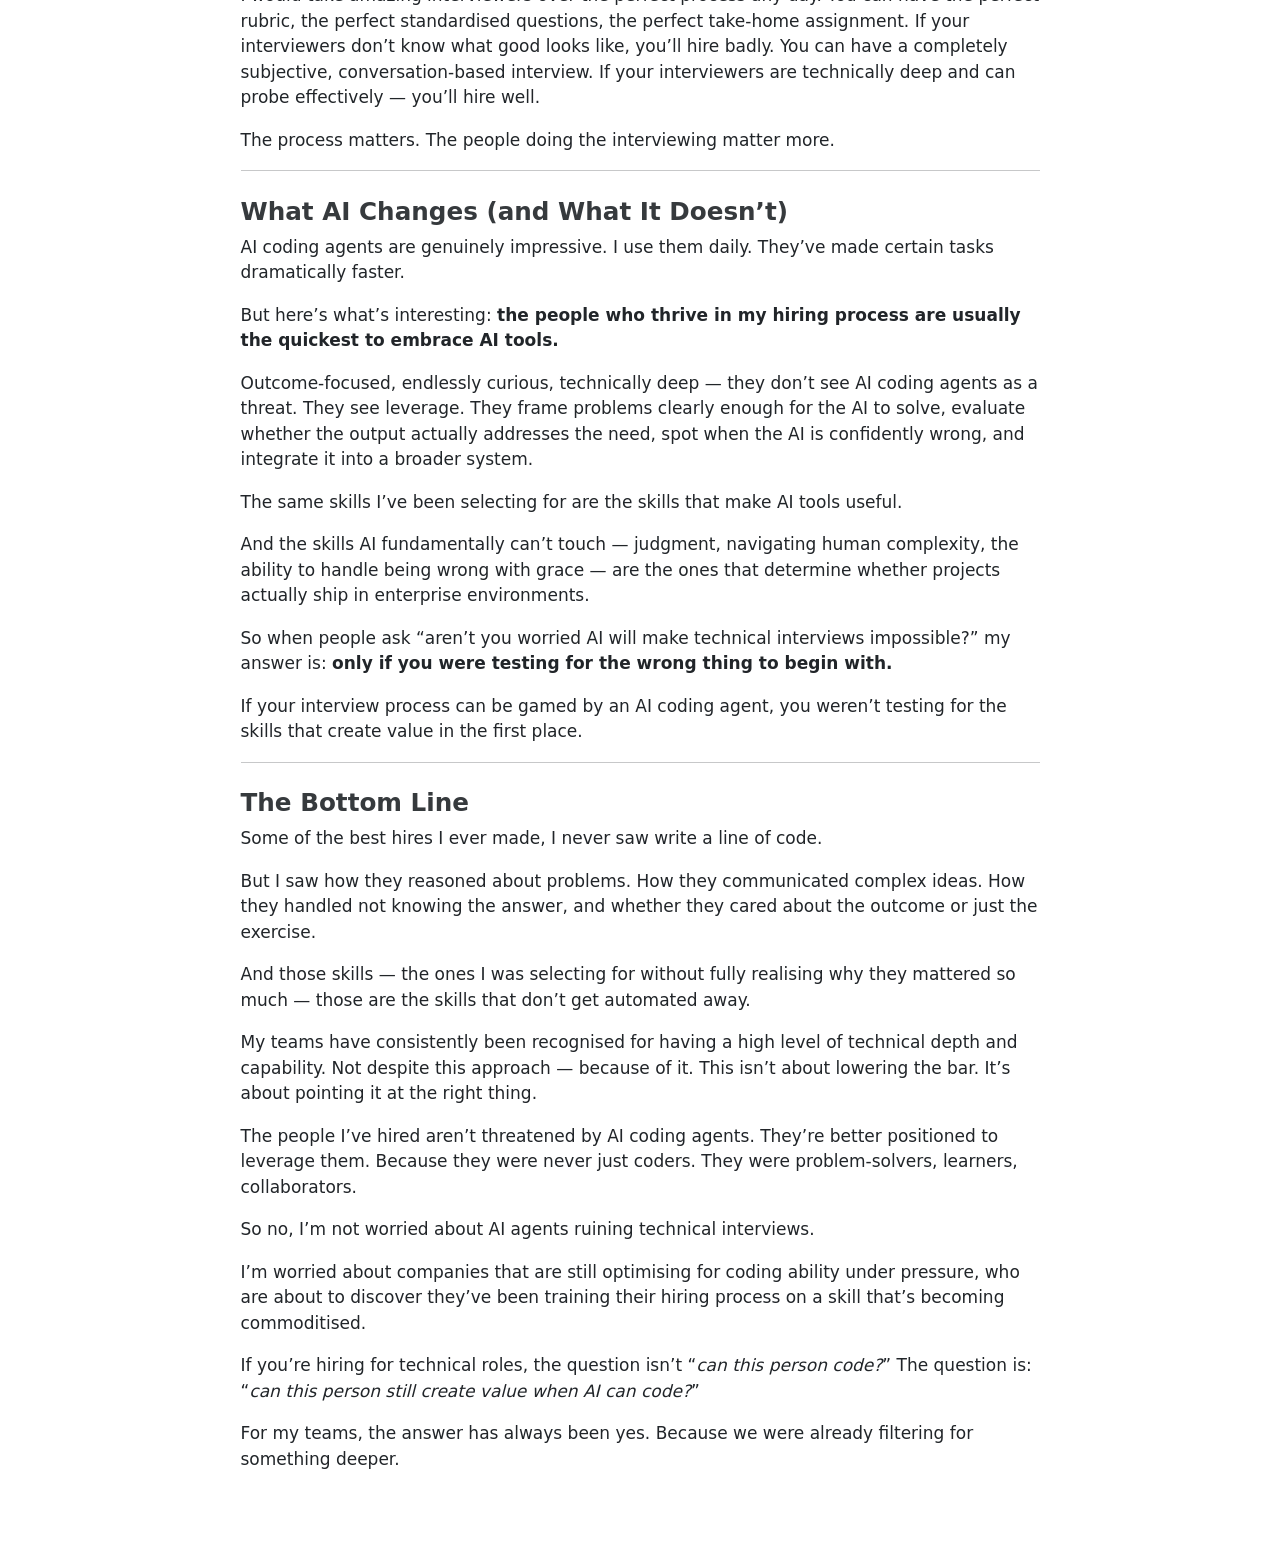
<file: writing/best-hires-never-saw-write-code/index.html>
<!DOCTYPE html>
<html xmlns="http://www.w3.org/1999/xhtml" lang="en" xml:lang="en"><head>

<meta charset="utf-8">
<meta name="generator" content="quarto-1.10.18">

<meta name="viewport" content="width=device-width, initial-scale=1.0, user-scalable=yes">

<meta name="dcterms.date" content="2026-03-25">
<meta name="description" content="I stopped optimising my interview process for coding ability years ago. As it turns out, I was preparing for the age of AI agents without realising it.">

<title>Some of the Best Hires I Ever Made, I Never Saw Write a Line of Code – Chris Hughes</title>
<style>
/* Default styles provided by pandoc.
** See https://pandoc.org/MANUAL.html#variables-for-html for config info.
*/
span.smallcaps{font-variant: small-caps;}
div.columns{display: flex; gap: 1.5em;}
div.column{flex: auto;}
@media screen {
div.columns{gap: min(4vw, 1.5em);}
div.column{overflow-x: auto;}
}
div.hanging-indent{margin-left: 1.5em; text-indent: -1.5em;}
ul.task-list{list-style: none;}
ul.task-list li input[type="checkbox"] {
  width: 0.8em;
  margin: 0 0.8em 0.2em -1em; /* quarto-specific, see https://github.com/quarto-dev/quarto-cli/issues/4556 */ 
  vertical-align: middle;
}
</style>


<script src="../../site_libs/quarto-nav/quarto-nav.js"></script>
<script src="../../site_libs/quarto-nav/headroom.min.js"></script>
<script src="../../site_libs/clipboard/clipboard.min.js"></script>
<script src="../../site_libs/quarto-search/autocomplete.umd.js"></script>
<script src="../../site_libs/quarto-search/fuse.min.js"></script>
<script src="../../site_libs/quarto-search/quarto-search.js"></script>
<meta name="quarto:offset" content="../../">
<link href="../../profile.jpg" rel="icon" type="image/jpeg">
<script src="../../site_libs/quarto-html/quarto.js" type="module"></script>
<script src="../../site_libs/quarto-html/tabsets/tabsets.js" type="module"></script>
<script src="../../site_libs/quarto-html/popper.min.js"></script>
<script src="../../site_libs/quarto-html/tippy.umd.min.js"></script>
<script src="../../site_libs/quarto-html/anchor.min.js"></script>
<link href="../../site_libs/quarto-html/tippy.css" rel="stylesheet">
<link href="../../site_libs/quarto-html/quarto-syntax-highlighting-64a204ab8560d761af7679ceaba22944.css" rel="stylesheet" class="quarto-color-scheme" id="quarto-text-highlighting-styles">
<link href="../../site_libs/quarto-html/quarto-syntax-highlighting-dark-b85bc7c33db8c58e0ec93c3465666fed.css" rel="stylesheet" class="quarto-color-scheme quarto-color-alternate" id="quarto-text-highlighting-styles">
<link href="../../site_libs/quarto-html/quarto-syntax-highlighting-64a204ab8560d761af7679ceaba22944.css" rel="stylesheet" class="quarto-color-scheme-extra" id="quarto-text-highlighting-styles">
<script src="../../site_libs/bootstrap/bootstrap.min.js"></script>
<link href="../../site_libs/bootstrap/bootstrap-icons.css" rel="stylesheet">
<link href="../../site_libs/bootstrap/bootstrap-6105abc1fbcb78934dd6dfb0e21c61fe.min.css" rel="stylesheet" append-hash="true" class="quarto-color-scheme" id="quarto-bootstrap" data-mode="light">
<link href="../../site_libs/bootstrap/bootstrap-dark-bad7eb6acb78bec35b2014344c72f93c.min.css" rel="stylesheet" append-hash="true" class="quarto-color-scheme quarto-color-alternate" id="quarto-bootstrap" data-mode="dark">
<link href="../../site_libs/bootstrap/bootstrap-6105abc1fbcb78934dd6dfb0e21c61fe.min.css" rel="stylesheet" append-hash="true" class="quarto-color-scheme-extra" id="quarto-bootstrap" data-mode="light">
<script id="quarto-search-options" type="application/json">{
  "location": "navbar",
  "copy-button": false,
  "collapse-after": 3,
  "panel-placement": "end",
  "type": "overlay",
  "limit": 50,
  "keyboard-shortcut": [
    "f",
    "/",
    "s"
  ],
  "show-item-context": false,
  "language": {
    "search-no-results-text": "No results",
    "search-matching-documents-text": "matching documents",
    "search-copy-link-title": "Copy link to search",
    "search-hide-matches-text": "Hide additional matches",
    "search-more-match-text": "more match in this document",
    "search-more-matches-text": "more matches in this document",
    "search-clear-button-title": "Clear",
    "search-text-placeholder": "",
    "search-detached-cancel-button-title": "Cancel",
    "search-submit-button-title": "Submit",
    "search-label": "Search"
  }
}</script>
<meta name="google-site-verification" content="AGF-dapdxVAPw474kSusFtx18hRUnG14JVgfg-pqNw8">


<link rel="stylesheet" href="../../styles.css">
<meta property="og:title" content="Some of the Best Hires I Ever Made, I Never Saw Write a Line of Code – Chris Hughes">
<meta property="og:description" content="I stopped optimising my interview process for coding ability years ago. As it turns out, I was preparing for the age of AI agents without realising it.">
<meta property="og:image" content="https://chris-hughes10.github.io/writing/best-hires-never-saw-write-code/ChatGPT Image Mar 25, 2026, 03_06_08 PM.png">
<meta property="og:site_name" content="Chris Hughes">
<meta property="og:image:height" content="1024">
<meta property="og:image:width" content="1536">
<meta name="twitter:title" content="Some of the Best Hires I Ever Made, I Never Saw Write a Line of Code – Chris Hughes">
<meta name="twitter:description" content="I stopped optimising my interview process for coding ability years ago. As it turns out, I was preparing for the age of AI agents without realising it.">
<meta name="twitter:image" content="https://chris-hughes10.github.io/writing/best-hires-never-saw-write-code/ChatGPT Image Mar 25, 2026, 03_06_08 PM.png">
<meta name="twitter:image-height" content="1024">
<meta name="twitter:image-width" content="1536">
<meta name="twitter:card" content="summary_large_image">
</head>

<body class="nav-fixed fullcontent quarto-light"><script id="quarto-html-before-body" type="application/javascript">
    const toggleBodyColorMode = (bsSheetEl) => {
      const mode = bsSheetEl.getAttribute("data-mode");
      const bodyEl = window.document.querySelector("body");
      if (mode === "dark") {
        bodyEl.classList.add("quarto-dark");
        bodyEl.classList.remove("quarto-light");
      } else {
        bodyEl.classList.add("quarto-light");
        bodyEl.classList.remove("quarto-dark");
      }
    }
    const toggleBodyColorPrimary = () => {
      const bsSheetEl = window.document.querySelector("link#quarto-bootstrap:not([rel=disabled-stylesheet])");
      if (bsSheetEl) {
        toggleBodyColorMode(bsSheetEl);
      }
    }
    const setColorSchemeToggle = (alternate) => {
      const toggles = window.document.querySelectorAll('.quarto-color-scheme-toggle');
      for (let i=0; i < toggles.length; i++) {
        const toggle = toggles[i];
        if (toggle) {
          if (alternate) {
            toggle.classList.add("alternate");
          } else {
            toggle.classList.remove("alternate");
          }
        }
      }
    };
    const toggleColorMode = (alternate) => {
      // Switch the stylesheets
      const primaryStylesheets = window.document.querySelectorAll('link.quarto-color-scheme:not(.quarto-color-alternate)');
      const alternateStylesheets = window.document.querySelectorAll('link.quarto-color-scheme.quarto-color-alternate');
      manageTransitions('#quarto-margin-sidebar .nav-link', false);
      if (alternate) {
        // note: dark is layered on light, we don't disable primary!
        enableStylesheet(alternateStylesheets);
        for (const sheetNode of alternateStylesheets) {
          if (sheetNode.id === "quarto-bootstrap") {
            toggleBodyColorMode(sheetNode);
          }
        }
      } else {
        disableStylesheet(alternateStylesheets);
        enableStylesheet(primaryStylesheets)
        toggleBodyColorPrimary();
      }
      manageTransitions('#quarto-margin-sidebar .nav-link', true);
      // Switch the toggles
      setColorSchemeToggle(alternate)
      // Hack to workaround the fact that safari doesn't
      // properly recolor the scrollbar when toggling (#1455)
      if (navigator.userAgent.indexOf('Safari') > 0 && navigator.userAgent.indexOf('Chrome') == -1) {
        manageTransitions("body", false);
        window.scrollTo(0, 1);
        setTimeout(() => {
          window.scrollTo(0, 0);
          manageTransitions("body", true);
        }, 40);
      }
    }
    const disableStylesheet = (stylesheets) => {
      for (let i=0; i < stylesheets.length; i++) {
        const stylesheet = stylesheets[i];
        stylesheet.rel = 'disabled-stylesheet';
      }
    }
    const enableStylesheet = (stylesheets) => {
      for (let i=0; i < stylesheets.length; i++) {
        const stylesheet = stylesheets[i];
        if(stylesheet.rel !== 'stylesheet') { // for Chrome, which will still FOUC without this check
          stylesheet.rel = 'stylesheet';
        }
      }
    }
    const manageTransitions = (selector, allowTransitions) => {
      const els = window.document.querySelectorAll(selector);
      for (let i=0; i < els.length; i++) {
        const el = els[i];
        if (allowTransitions) {
          el.classList.remove('notransition');
        } else {
          el.classList.add('notransition');
        }
      }
    }
    const isFileUrl = () => {
      return window.location.protocol === 'file:';
    }
    const hasAlternateSentinel = () => {
      let styleSentinel = getColorSchemeSentinel();
      if (styleSentinel !== null) {
        return styleSentinel === "alternate";
      } else {
        return false;
      }
    }
    const setStyleSentinel = (alternate) => {
      const value = alternate ? "alternate" : "default";
      if (!isFileUrl()) {
        window.localStorage.setItem("quarto-color-scheme", value);
      } else {
        localAlternateSentinel = value;
      }
    }
    const getColorSchemeSentinel = () => {
      if (!isFileUrl()) {
        const storageValue = window.localStorage.getItem("quarto-color-scheme");
        return storageValue != null ? storageValue : localAlternateSentinel;
      } else {
        return localAlternateSentinel;
      }
    }
    const toggleGiscusIfUsed = (isAlternate, darkModeDefault) => {
      const baseTheme = document.querySelector('#giscus-base-theme')?.value ?? 'light';
      const alternateTheme = document.querySelector('#giscus-alt-theme')?.value ?? 'dark';
      let newTheme = '';
      if(authorPrefersDark) {
        newTheme = isAlternate ? baseTheme : alternateTheme;
      } else {
        newTheme = isAlternate ? alternateTheme : baseTheme;
      }
      const changeGiscusTheme = () => {
        // From: https://github.com/giscus/giscus/issues/336
        const sendMessage = (message) => {
          const iframe = document.querySelector('iframe.giscus-frame');
          if (!iframe) return;
          iframe.contentWindow.postMessage({ giscus: message }, 'https://giscus.app');
        }
        sendMessage({
          setConfig: {
            theme: newTheme
          }
        });
      }
      const isGiscussLoaded = window.document.querySelector('iframe.giscus-frame') !== null;
      if (isGiscussLoaded) {
        changeGiscusTheme();
      }
    };
    const authorPrefersDark = false;
    const darkModeDefault = authorPrefersDark;
      document.querySelector('link#quarto-text-highlighting-styles.quarto-color-scheme-extra').rel = 'disabled-stylesheet';
      document.querySelector('link#quarto-bootstrap.quarto-color-scheme-extra').rel = 'disabled-stylesheet';
    let localAlternateSentinel = darkModeDefault ? 'alternate' : 'default';
    // Dark / light mode switch
    window.quartoToggleColorScheme = () => {
      // Read the current dark / light value
      let toAlternate = !hasAlternateSentinel();
      toggleColorMode(toAlternate);
      setStyleSentinel(toAlternate);
      toggleGiscusIfUsed(toAlternate, darkModeDefault);
      window.dispatchEvent(new Event('resize'));
    };
    // Switch to dark mode if need be
    if (hasAlternateSentinel()) {
      toggleColorMode(true);
    } else {
      toggleColorMode(false);
    }
  </script>

<div id="quarto-search-results"></div>
  <header id="quarto-header" class="headroom fixed-top">
    <nav class="navbar navbar-expand-lg " data-bs-theme="dark">
      <div class="navbar-container container-fluid">
      <div class="navbar-brand-container mx-auto">
    <a class="navbar-brand" href="../../index.html">
    <span class="navbar-title">Chris Hughes</span>
    </a>
  </div>
        <div class="quarto-navbar-tools tools-end">
  <a href="" class="quarto-color-scheme-toggle quarto-navigation-tool  px-1" onclick="window.quartoToggleColorScheme(); return false;" title="Toggle dark mode"><i class="bi"></i></a>
</div>
          <div id="quarto-search" class="" title="Search"></div>
      </div> <!-- /container-fluid -->
    </nav>
</header>
<!-- content -->
<div id="quarto-content" class="quarto-container page-columns page-rows-contents page-layout-article page-navbar">
<!-- sidebar -->
<!-- margin-sidebar -->
    
<!-- main -->
<main class="content" id="quarto-document-content">


<header id="title-block-header" class="quarto-title-block default">
<div class="quarto-title">
<h1 class="title">Some of the Best Hires I Ever Made, I Never Saw Write a Line of Code</h1>
<p class="subtitle lead">Why I’m not worried about AI agents ruining technical interviews</p>
  <div class="quarto-categories">
    <div class="quarto-category">AI</div>
    <div class="quarto-category">Leadership</div>
  </div>
  </div>

<div>
  <div class="description">
    I stopped optimising my interview process for coding ability years ago. As it turns out, I was preparing for the age of AI agents without realising it.
  </div>
</div>


<div class="quarto-title-meta">

    
    <div>
    <div class="quarto-title-meta-heading">Published</div>
    <div class="quarto-title-meta-contents">
      <p class="date">March 25, 2026</p>
    </div>
  </div>
  
    
  </div>
  


</header>


<p><img src="ChatGPT Image Mar 25, 2026, 03_06_08 PM.png" class="img-fluid"></p>
<p>Some of the best hires I ever made, I never saw write a line of code.</p>
<p>For years, I was obsessive about technical assessments. Whiteboard interviews. Take-home tests. Live coding sessions. I thought: if you can’t prove you can code in front of me, how do I know you’re any good?</p>
<p>I had a standard battery of questions. I’d give candidates problems and watch them struggle through solutions. At every stage, the failure rates were incredibly high. And I felt confident I was filtering for technical excellence.</p>
<p>Then, ahead of a major hiring drive a few years ago, some senior leaders in our organisation shared what they believed influenced great hiring decisions.</p>
<p>One point stuck with me: <strong>coding rounds weren’t essential to hiring top talent.</strong></p>
<p>My reaction? Scepticism. Strong scepticism.</p>
<p>The pushback was immediate — and loudest from the strongest technical people. <em>How can you assess technical capability without seeing someone code? Won’t this lower the bar? Won’t we end up hiring people who can talk but can’t ship?</em></p>
<p>The leaders argued that behavioural interviews, with probing for technical depth, could be just as rigorous; maybe more so, because they tested for skills that actually mattered in practice. Not just skills that happened to be easy to test. They also argued that it was harder — but that it yielded better results.</p>
<p>I didn’t believe them. But I was also curious enough to try it.</p>
<p>They were right. And it challenged everything I thought I knew about hiring.</p>
<p><strong>But there’s another reason I’m sharing this now.</strong></p>
<p>My organisation has been hiring again. I’m having this exact conversation with my team right now — “<em>how can we hire well if we don’t see them code?</em>” It’s a question worth thinking through publicly.</p>
<p>I’ve also seen a lot of discussion about how AI coding agents are going to ruin technical interviews. GitHub Copilot, Claude Code, Cursor; tools that can write production-quality code, debug, refactor, implement features.</p>
<p>The concern is: if AI can code this well, how do you assess whether a human can actually code?</p>
<p>Here’s the thing: <strong>I’m not worried.</strong></p>
<p>Not because I don’t think AI is impressive, or because I think technical capability doesn’t matter.</p>
<p>I’m not worried because I stopped optimising my interview process for coding ability years ago. As it turns out, I was preparing for this moment without realising it.</p>
<hr>
<section id="the-problem-with-traditional-technical-interviews" class="level3">
<h3 class="anchored" data-anchor-id="the-problem-with-traditional-technical-interviews">The Problem with Traditional Technical Interviews</h3>
<p>Looking back, I realise what I’d actually been optimising for: whether someone had practiced the specific type of interview, and whether they happened to know the things I thought were important.</p>
<p>Whiteboard interviews test whether someone has seen that sort of problem before and can recognise the key step, under pressure. Take-home tests measure whether someone can deliver polished work in an unfamiliar codebase with no support — useful, but dramatically easier with AI tools now.</p>
<p>These are skills. But they’re skills that improve dramatically with practice, independent of actual job performance. Someone who’s done fifty leetcode problems will usually outperform someone who’s done five — regardless of which person is better at the actual work. I used to practice leetcode for a couple of hours a day at university. I was substantially better at it then than I am now, though I’m a far better engineer now.</p>
<p>And it’s not just coding tests. I’ve seen interview panels reject strong candidates because they didn’t share the same knowledge the interviewers held important — not because that knowledge was essential for the role. It’s a natural bias: we test for what we know, not necessarily for what creates value.</p>
<p><strong>Here’s the critical question: are they the skills that will still matter when AI can write code better than most humans?</strong></p>
<p>When I reflected on some of my best hires — the ones who shipped, who solved ambiguous problems, who made everyone around them better — they didn’t all come through traditional technical interviews. Some of them may not have passed one.</p>
<p>And when I looked at people I’d rejected — people who went on to do excellent work elsewhere — I started to see the pattern.</p>
<p>I’d been filtering for the wrong thing.</p>
<p>I was setting tests with incredibly high failure rates and feeling good about maintaining “high standards.” But what I was actually doing was losing excellent candidates — people who could have contributed enormously but didn’t perform well in an artificial setting. People who thought differently, who’d solved different kinds of problems, who would have brought perspectives we didn’t have.</p>
<p>I wasn’t focusing on the value they could bring. I was focusing on whether they could pass a test I’d designed.</p>
<hr>
</section>
<section id="what-changed" class="level3">
<h3 class="anchored" data-anchor-id="what-changed">What Changed</h3>
<p>So I decided to experiment. And what I found changed how I think about what makes someone exceptional.</p>
<p>Sometimes, I start with a straightforward question: “Tell me about the most complex project you’ve worked on.”</p>
<p>It sounds like a softball. It’s not. “Complex” does something that “proudest” or “most interesting” doesn’t — it invites the struggle. The trade-offs. The parts that didn’t go to plan. That’s where the signal lives.</p>
<p>Once they start talking, I probe. I follow the thread of what they’re telling me, exploring the boundaries of what they actually understand. Do they understand the methods they used — not just how, but why? Can they explain them intuitively? Can they go deep into the technical detail when I push?</p>
<p>I don’t expect extreme depth in every area. But where someone chose to really understand and dive deep is a signal in itself. It tells me what they care about, how they learn, and whether they’re the kind of person who needs to understand <em>why</em> something works — not just that it works.</p>
<p>I also give open-ended scenarios, but I choose ones relevant to what they’ve actually done. Adjacent to their experience, but solvable. I’m not trying to see what they don’t know. I’m watching how they think through problems in their domain.</p>
<p>The best candidates turn this into a conversation. They ask clarifying questions. They consider non-technical factors. They brainstorm approaches. I’ve had candidates propose solutions I personally would never have thought of — and been genuinely excited to discuss them.</p>
<p>The best interviews I’ve done feel less like an assessment and more like collaborative brainstorming.</p>
<p>I also like to ask about disagreements and unpopular decisions. How do they handle being wrong? Can they talk about it without defensiveness? Do they learn from it? These questions are a valuable signal that traditional interviews miss entirely.</p>
<p>Because here’s what I know from leading teams in ambiguous environments: <strong>you will be wrong. A lot.</strong> The question is whether you can recognise it, admit it, and course-correct — or whether your ego gets in the way.</p>
<p>Some of my strongest engineers today are people I’m fairly sure would have failed my old interview process. They didn’t have the typical background. But in the conversation, they showed me how they think — and that was enough.</p>
<hr>
</section>
<section id="the-right-interviewers-matter-more-than-the-right-process" class="level3">
<h3 class="anchored" data-anchor-id="the-right-interviewers-matter-more-than-the-right-process">The Right Interviewers Matter More Than the Right Process</h3>
<p>But here’s what I’ve learned matters most: no process replaces the right interviewers.</p>
<p>I involve my team wherever possible. At the start of each hiring drive, I brief them. We align on what we’re looking for — not just technical capability, but diversity of thought and background. Research consistently shows that diverse teams produce better outcomes. I want people who think differently from us, who’ve solved different problems, who bring perspectives we don’t have.</p>
<p>Then I ask them: would you be excited to work with this person?</p>
<p>Not just “are they technically competent?” — we’re all assessing that. But “would this person make the team stronger?” Would they challenge us in useful ways?</p>
<p>Sometimes the team is more enthusiastic about a candidate than I am. Sometimes it’s the other way around. The disagreement is where the signal lives.</p>
<p>Technical depth recognises technical depth. Surface-level familiarity is surprisingly easy to spot when you know what you’re looking for. You can memorise a solution to a leetcode problem. You can’t fabricate the details of a system you actually built and maintained under pressure.</p>
<p>I would take amazing interviewers over the perfect process any day. You can have the perfect rubric, the perfect standardised questions, the perfect take-home assignment. If your interviewers don’t know what good looks like, you’ll hire badly. You can have a completely subjective, conversation-based interview. If your interviewers are technically deep and can probe effectively — you’ll hire well.</p>
<p>The process matters. The people doing the interviewing matter more.</p>
<hr>
</section>
<section id="what-ai-changes-and-what-it-doesnt" class="level3">
<h3 class="anchored" data-anchor-id="what-ai-changes-and-what-it-doesnt">What AI Changes (and What It Doesn’t)</h3>
<p>AI coding agents are genuinely impressive. I use them daily. They’ve made certain tasks dramatically faster.</p>
<p>But here’s what’s interesting: <strong>the people who thrive in my hiring process are usually the quickest to embrace AI tools.</strong></p>
<p>Outcome-focused, endlessly curious, technically deep — they don’t see AI coding agents as a threat. They see leverage. They frame problems clearly enough for the AI to solve, evaluate whether the output actually addresses the need, spot when the AI is confidently wrong, and integrate it into a broader system.</p>
<p>The same skills I’ve been selecting for are the skills that make AI tools useful.</p>
<p>And the skills AI fundamentally can’t touch — judgment, navigating human complexity, the ability to handle being wrong with grace — are the ones that determine whether projects actually ship in enterprise environments.</p>
<p>So when people ask “aren’t you worried AI will make technical interviews impossible?” my answer is: <strong>only if you were testing for the wrong thing to begin with.</strong></p>
<p>If your interview process can be gamed by an AI coding agent, you weren’t testing for the skills that create value in the first place.</p>
<hr>
</section>
<section id="the-bottom-line" class="level3">
<h3 class="anchored" data-anchor-id="the-bottom-line">The Bottom Line</h3>
<p>Some of the best hires I ever made, I never saw write a line of code.</p>
<p>But I saw how they reasoned about problems. How they communicated complex ideas. How they handled not knowing the answer, and whether they cared about the outcome or just the exercise.</p>
<p>And those skills — the ones I was selecting for without fully realising why they mattered so much — those are the skills that don’t get automated away.</p>
<p>My teams have consistently been recognised for having a high level of technical depth and capability. Not despite this approach — because of it. This isn’t about lowering the bar. It’s about pointing it at the right thing.</p>
<p>The people I’ve hired aren’t threatened by AI coding agents. They’re better positioned to leverage them. Because they were never just coders. They were problem-solvers, learners, collaborators.</p>
<p>So no, I’m not worried about AI agents ruining technical interviews.</p>
<p>I’m worried about companies that are still optimising for coding ability under pressure, who are about to discover they’ve been training their hiring process on a skill that’s becoming commoditised.</p>
<p>If you’re hiring for technical roles, the question isn’t “<em>can this person code?</em>” The question is: “<em>can this person still create value when AI can code?</em>”</p>
<p>For my teams, the answer has always been yes. Because we were already filtering for something deeper.</p>


</section>

</main> <!-- /main -->
<script src="../../code-modal.js"></script>
<script src="../../source-modal.js"></script>
<script id="quarto-html-after-body" type="application/javascript">
  window.document.addEventListener("DOMContentLoaded", function (event) {
    // Ensure there is a toggle, if there isn't float one in the top right
    if (window.document.querySelector('.quarto-color-scheme-toggle') === null) {
      const a = window.document.createElement('a');
      a.classList.add('top-right');
      a.classList.add('quarto-color-scheme-toggle');
      a.href = "";
      a.onclick = function() { try { window.quartoToggleColorScheme(); } catch {} return false; };
      const i = window.document.createElement("i");
      i.classList.add('bi');
      a.appendChild(i);
      window.document.body.appendChild(a);
    }
    setColorSchemeToggle(hasAlternateSentinel())
    const icon = "";
    const anchorJS = new window.AnchorJS();
    anchorJS.options = {
      placement: 'right',
      icon: icon
    };
    anchorJS.add('.anchored');
    const isCodeAnnotation = (el) => {
      for (const clz of el.classList) {
        if (clz.startsWith('code-annotation-')) {                     
          return true;
        }
      }
      return false;
    }
    const onCopySuccess = function(e) {
      // button target
      const button = e.trigger;
      // don't keep focus
      button.blur();
      // flash "checked"
      button.classList.add('code-copy-button-checked');
      var currentTitle = button.getAttribute("title");
      button.setAttribute("title", "Copied!");
      let tooltip;
      if (window.bootstrap) {
        button.setAttribute("data-bs-toggle", "tooltip");
        button.setAttribute("data-bs-placement", "left");
        button.setAttribute("data-bs-title", "Copied!");
        tooltip = new bootstrap.Tooltip(button, 
          { trigger: "manual", 
            customClass: "code-copy-button-tooltip",
            offset: [0, -8]});
        tooltip.show();    
      }
      setTimeout(function() {
        if (tooltip) {
          tooltip.hide();
          button.removeAttribute("data-bs-title");
          button.removeAttribute("data-bs-toggle");
          button.removeAttribute("data-bs-placement");
        }
        button.setAttribute("title", currentTitle);
        button.classList.remove('code-copy-button-checked');
      }, 1000);
      // clear code selection
      e.clearSelection();
    }
    const getTextToCopy = function(trigger) {
      const outerScaffold = trigger.parentElement.cloneNode(true);
      const codeEl = outerScaffold.querySelector('code');
      for (const childEl of codeEl.children) {
        if (isCodeAnnotation(childEl)) {
          childEl.remove();
        }
      }
      return codeEl.innerText;
    }
    const clipboard = new window.ClipboardJS('.code-copy-button:not([data-in-quarto-modal])', {
      text: getTextToCopy
    });
    clipboard.on('success', onCopySuccess);
    if (window.document.getElementById('quarto-embedded-source-code-modal')) {
      const clipboardModal = new window.ClipboardJS('.code-copy-button[data-in-quarto-modal]', {
        text: getTextToCopy,
        container: window.document.getElementById('quarto-embedded-source-code-modal')
      });
      clipboardModal.on('success', onCopySuccess);
    }
      var localhostRegex = new RegExp(/^(?:http|https):\/\/localhost\:?[0-9]*\//);
      var mailtoRegex = new RegExp(/^mailto:/);
        var filterRegex = new RegExp("https:\/\/chris-hughes10\.github\.io");
      var isInternal = (href) => {
          return filterRegex.test(href) || localhostRegex.test(href) || mailtoRegex.test(href);
      }
      // Inspect non-navigation links and adorn them if external
     var links = window.document.querySelectorAll('a[href]:not(.nav-link):not(.navbar-brand):not(.toc-action):not(.sidebar-link):not(.sidebar-item-toggle):not(.pagination-link):not(.no-external):not([aria-hidden]):not(.dropdown-item):not(.quarto-navigation-tool):not(.about-link)');
      for (var i=0; i<links.length; i++) {
        const link = links[i];
        if (!isInternal(link.href)) {
          // undo the damage that might have been done by quarto-nav.js in the case of
          // links that we want to consider external
          if (link.dataset.originalHref !== undefined) {
            link.href = link.dataset.originalHref;
          }
        }
      }
    function tippyHover(el, contentFn, onTriggerFn, onUntriggerFn) {
      const config = {
        allowHTML: true,
        maxWidth: 500,
        delay: 100,
        arrow: false,
        appendTo: function(el) {
            return el.parentElement;
        },
        interactive: true,
        interactiveBorder: 10,
        theme: 'quarto',
        placement: 'bottom-start',
      };
      if (contentFn) {
        config.content = contentFn;
      }
      if (onTriggerFn) {
        config.onTrigger = onTriggerFn;
      }
      if (onUntriggerFn) {
        config.onUntrigger = onUntriggerFn;
      }
      window.tippy(el, config); 
    }
    const noterefs = window.document.querySelectorAll('a[role="doc-noteref"]');
    for (var i=0; i<noterefs.length; i++) {
      const ref = noterefs[i];
      tippyHover(ref, function() {
        // use id or data attribute instead here
        let href = ref.getAttribute('data-footnote-href') || ref.getAttribute('href');
        try { href = new URL(href).hash; } catch {}
        const id = href.replace(/^#\/?/, "");
        const note = window.document.getElementById(id);
        if (note) {
          return note.innerHTML;
        } else {
          return "";
        }
      });
    }
    const xrefs = window.document.querySelectorAll('a.quarto-xref');
    const processXRef = (id, note) => {
      // Strip column container classes
      const stripColumnClz = (el) => {
        el.classList.remove("page-full", "page-columns");
        if (el.children) {
          for (const child of el.children) {
            stripColumnClz(child);
          }
        }
      }
      stripColumnClz(note)
      if (id === null || id.startsWith('sec-')) {
        // Special case sections, only their first couple elements
        const container = document.createElement("div");
        if (note.children && note.children.length > 2) {
          container.appendChild(note.children[0].cloneNode(true));
          for (let i = 1; i < note.children.length; i++) {
            const child = note.children[i];
            if (child.tagName === "P" && child.innerText === "") {
              continue;
            } else {
              container.appendChild(child.cloneNode(true));
              break;
            }
          }
          if (window.Quarto?.typesetMath) {
            window.Quarto.typesetMath(container);
          }
          return container.innerHTML
        } else {
          if (window.Quarto?.typesetMath) {
            window.Quarto.typesetMath(note);
          }
          return note.innerHTML;
        }
      } else {
        // Remove any anchor links if they are present
        const anchorLink = note.querySelector('a.anchorjs-link');
        if (anchorLink) {
          anchorLink.remove();
        }
        if (window.Quarto?.typesetMath) {
          window.Quarto.typesetMath(note);
        }
        if (note.classList.contains("callout")) {
          return note.outerHTML;
        } else {
          return note.innerHTML;
        }
      }
    }
    for (var i=0; i<xrefs.length; i++) {
      const xref = xrefs[i];
      tippyHover(xref, undefined, function(instance) {
        instance.disable();
        let url = xref.getAttribute('href');
        let hash = undefined; 
        if (url.startsWith('#')) {
          hash = url;
        } else {
          try { hash = new URL(url).hash; } catch {}
        }
        if (hash) {
          const id = hash.replace(/^#\/?/, "");
          const note = window.document.getElementById(id);
          if (note !== null) {
            try {
              const html = processXRef(id, note.cloneNode(true));
              instance.setContent(html);
            } finally {
              instance.enable();
              instance.show();
            }
          } else {
            // See if we can fetch this
            fetch(url.split('#')[0])
            .then(res => res.text())
            .then(html => {
              const parser = new DOMParser();
              const htmlDoc = parser.parseFromString(html, "text/html");
              const note = htmlDoc.getElementById(id);
              if (note !== null) {
                const html = processXRef(id, note);
                instance.setContent(html);
              } 
            }).finally(() => {
              instance.enable();
              instance.show();
            });
          }
        } else {
          // See if we can fetch a full url (with no hash to target)
          // This is a special case and we should probably do some content thinning / targeting
          fetch(url)
          .then(res => res.text())
          .then(html => {
            const parser = new DOMParser();
            const htmlDoc = parser.parseFromString(html, "text/html");
            const note = htmlDoc.querySelector('main.content');
            if (note !== null) {
              // This should only happen for chapter cross references
              // (since there is no id in the URL)
              // remove the first header
              if (note.children.length > 0 && note.children[0].tagName === "HEADER") {
                note.children[0].remove();
              }
              const html = processXRef(null, note);
              instance.setContent(html);
            } 
          }).finally(() => {
            instance.enable();
            instance.show();
          });
        }
      }, function(instance) {
      });
    }
        let selectedAnnoteEl;
        const selectorForAnnotation = ( cell, annotation) => {
          let cellAttr = 'data-code-cell="' + cell + '"';
          let lineAttr = 'data-code-annotation="' +  annotation + '"';
          const selector = 'span[' + cellAttr + '][' + lineAttr + ']';
          return selector;
        }
        const selectCodeLines = (annoteEl) => {
          const doc = window.document;
          const targetCell = annoteEl.getAttribute("data-target-cell");
          const targetAnnotation = annoteEl.getAttribute("data-target-annotation");
          const annoteSpan = window.document.querySelector(selectorForAnnotation(targetCell, targetAnnotation));
          const lines = annoteSpan.getAttribute("data-code-lines").split(",");
          const lineIds = lines.map((line) => {
            return targetCell + "-" + line;
          })
          let top = null;
          let height = null;
          let parent = null;
          if (lineIds.length > 0) {
              //compute the position of the single el (top and bottom and make a div)
              const el = window.document.getElementById(lineIds[0]);
              top = el.offsetTop;
              height = el.offsetHeight;
              parent = el.parentElement.parentElement;
            if (lineIds.length > 1) {
              const lastEl = window.document.getElementById(lineIds[lineIds.length - 1]);
              const bottom = lastEl.offsetTop + lastEl.offsetHeight;
              height = bottom - top;
            }
            if (top !== null && height !== null && parent !== null) {
              // cook up a div (if necessary) and position it 
              let div = window.document.getElementById("code-annotation-line-highlight");
              if (div === null) {
                div = window.document.createElement("div");
                div.setAttribute("id", "code-annotation-line-highlight");
                div.style.position = 'absolute';
                parent.appendChild(div);
              }
              div.style.top = top - 2 + "px";
              div.style.height = height + 4 + "px";
              div.style.left = 0;
              let gutterDiv = window.document.getElementById("code-annotation-line-highlight-gutter");
              if (gutterDiv === null) {
                gutterDiv = window.document.createElement("div");
                gutterDiv.setAttribute("id", "code-annotation-line-highlight-gutter");
                gutterDiv.style.position = 'absolute';
                const codeCell = window.document.getElementById(targetCell);
                const gutter = codeCell.querySelector('.code-annotation-gutter');
                gutter.appendChild(gutterDiv);
              }
              gutterDiv.style.top = top - 2 + "px";
              gutterDiv.style.height = height + 4 + "px";
            }
            selectedAnnoteEl = annoteEl;
          }
        };
        const unselectCodeLines = () => {
          const elementsIds = ["code-annotation-line-highlight", "code-annotation-line-highlight-gutter"];
          elementsIds.forEach((elId) => {
            const div = window.document.getElementById(elId);
            if (div) {
              div.remove();
            }
          });
          selectedAnnoteEl = undefined;
        };
          // Handle positioning of the toggle
      window.addEventListener(
        "resize",
        throttle(() => {
          elRect = undefined;
          if (selectedAnnoteEl) {
            selectCodeLines(selectedAnnoteEl);
          }
        }, 10)
      );
      function throttle(fn, ms) {
      let throttle = false;
      let timer;
        return (...args) => {
          if(!throttle) { // first call gets through
              fn.apply(this, args);
              throttle = true;
          } else { // all the others get throttled
              if(timer) clearTimeout(timer); // cancel #2
              timer = setTimeout(() => {
                fn.apply(this, args);
                timer = throttle = false;
              }, ms);
          }
        };
      }
        // Attach click handler to the DT
        const annoteDls = window.document.querySelectorAll('dt[data-target-cell]');
        for (const annoteDlNode of annoteDls) {
          annoteDlNode.addEventListener('click', (event) => {
            const clickedEl = event.target;
            if (clickedEl !== selectedAnnoteEl) {
              unselectCodeLines();
              const activeEl = window.document.querySelector('dt[data-target-cell].code-annotation-active');
              if (activeEl) {
                activeEl.classList.remove('code-annotation-active');
              }
              selectCodeLines(clickedEl);
              clickedEl.classList.add('code-annotation-active');
            } else {
              // Unselect the line
              unselectCodeLines();
              clickedEl.classList.remove('code-annotation-active');
            }
          });
        }
    const findCites = (el) => {
      const parentEl = el.parentElement;
      if (parentEl) {
        const cites = parentEl.dataset.cites;
        if (cites) {
          return {
            el,
            cites: cites.split(' ')
          };
        } else {
          return findCites(el.parentElement)
        }
      } else {
        return undefined;
      }
    };
    var bibliorefs = window.document.querySelectorAll('a[role="doc-biblioref"]');
    for (var i=0; i<bibliorefs.length; i++) {
      const ref = bibliorefs[i];
      const citeInfo = findCites(ref);
      if (citeInfo) {
        tippyHover(citeInfo.el, function() {
          var popup = window.document.createElement('div');
          citeInfo.cites.forEach(function(cite) {
            var citeDiv = window.document.createElement('div');
            citeDiv.classList.add('hanging-indent');
            citeDiv.classList.add('csl-entry');
            var biblioDiv = window.document.getElementById('ref-' + cite);
            if (biblioDiv) {
              citeDiv.innerHTML = biblioDiv.innerHTML;
            }
            popup.appendChild(citeDiv);
          });
          return popup.innerHTML;
        });
      }
    }
  });
  </script>
</div> <!-- /content -->




</body></html>
</file>
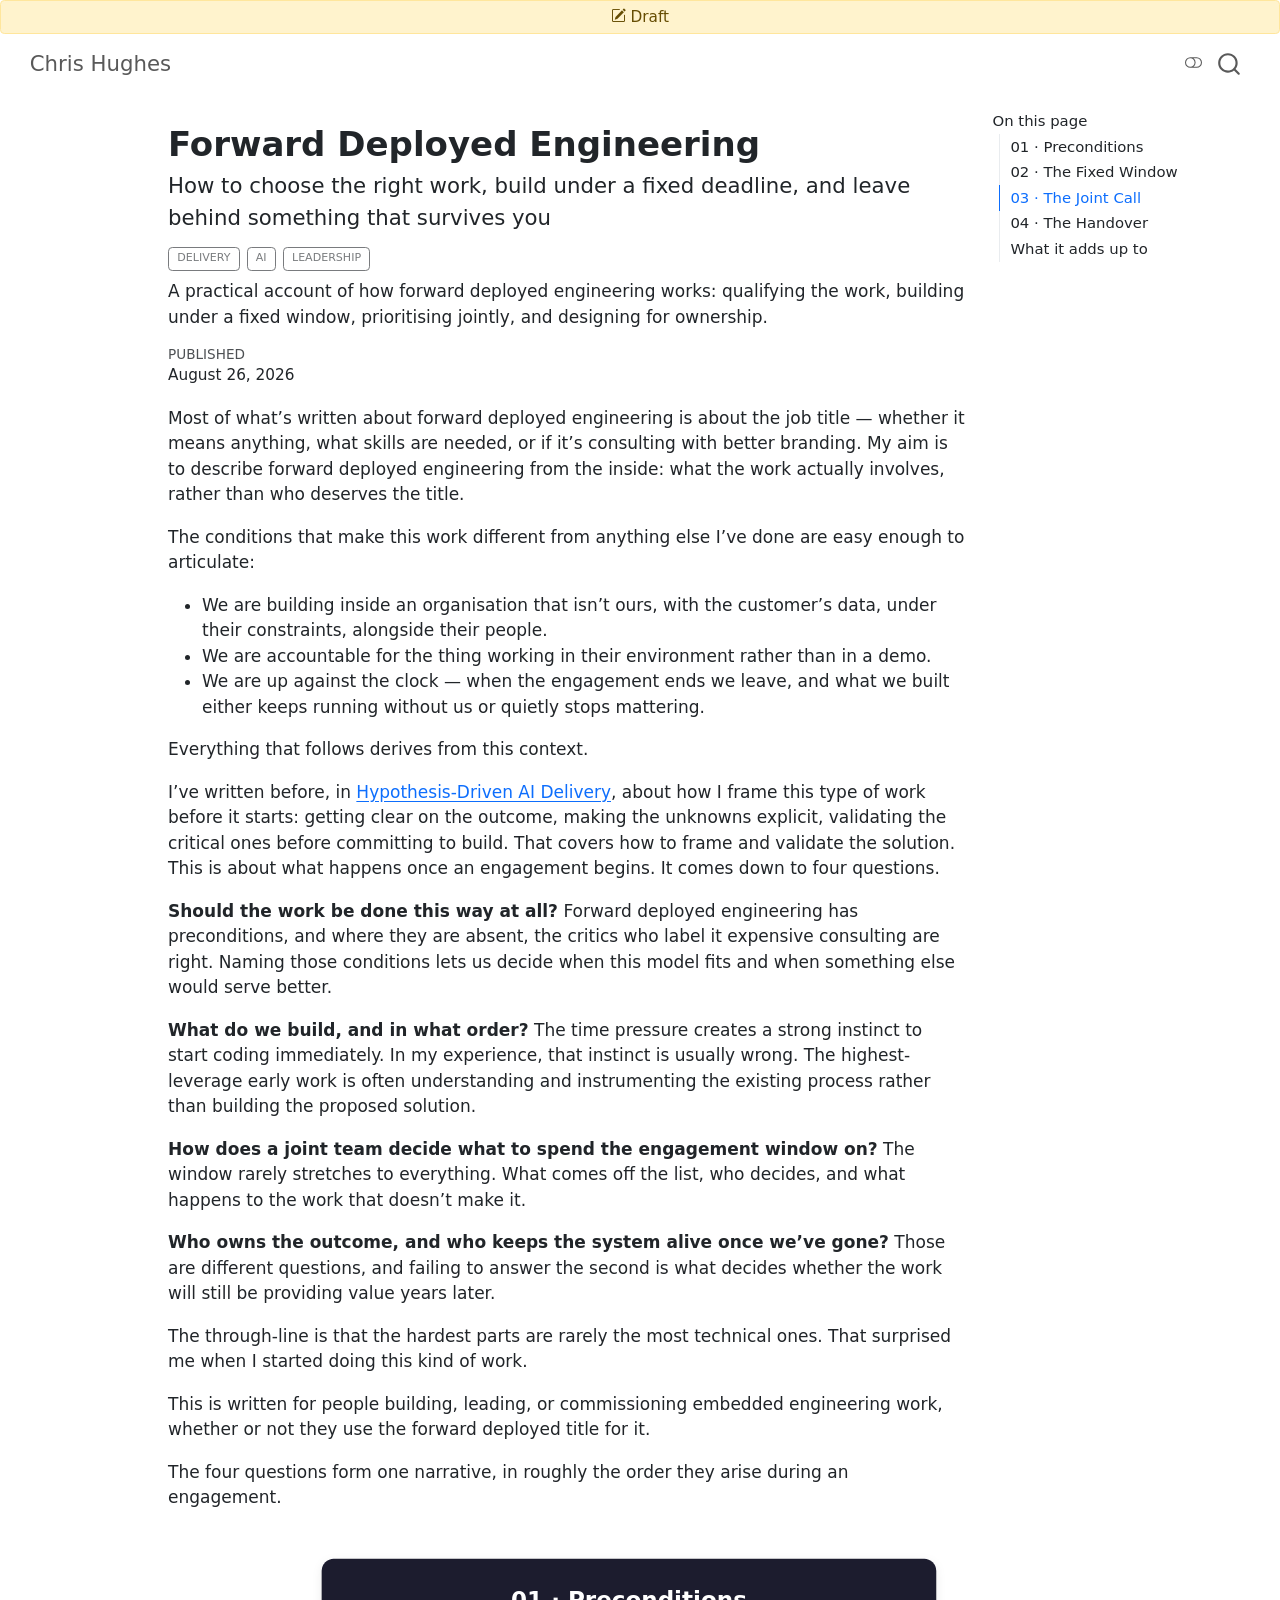
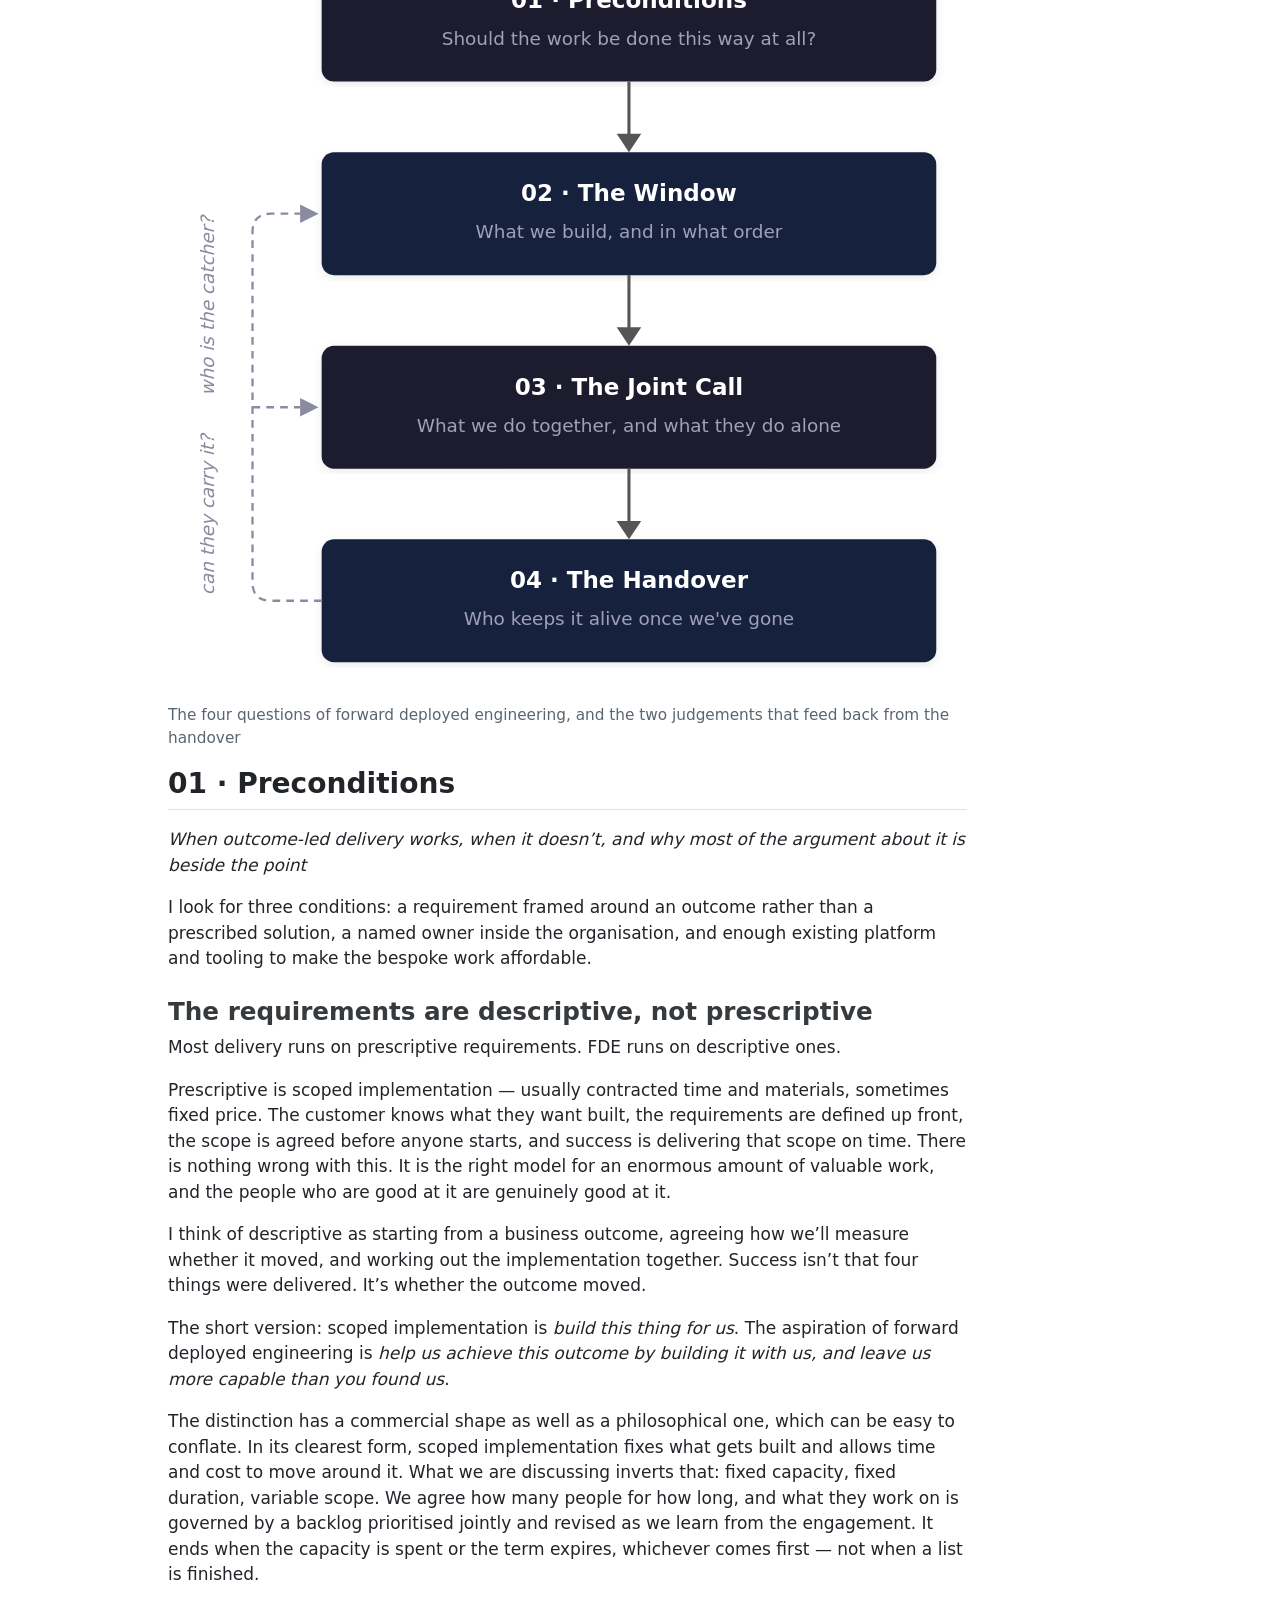
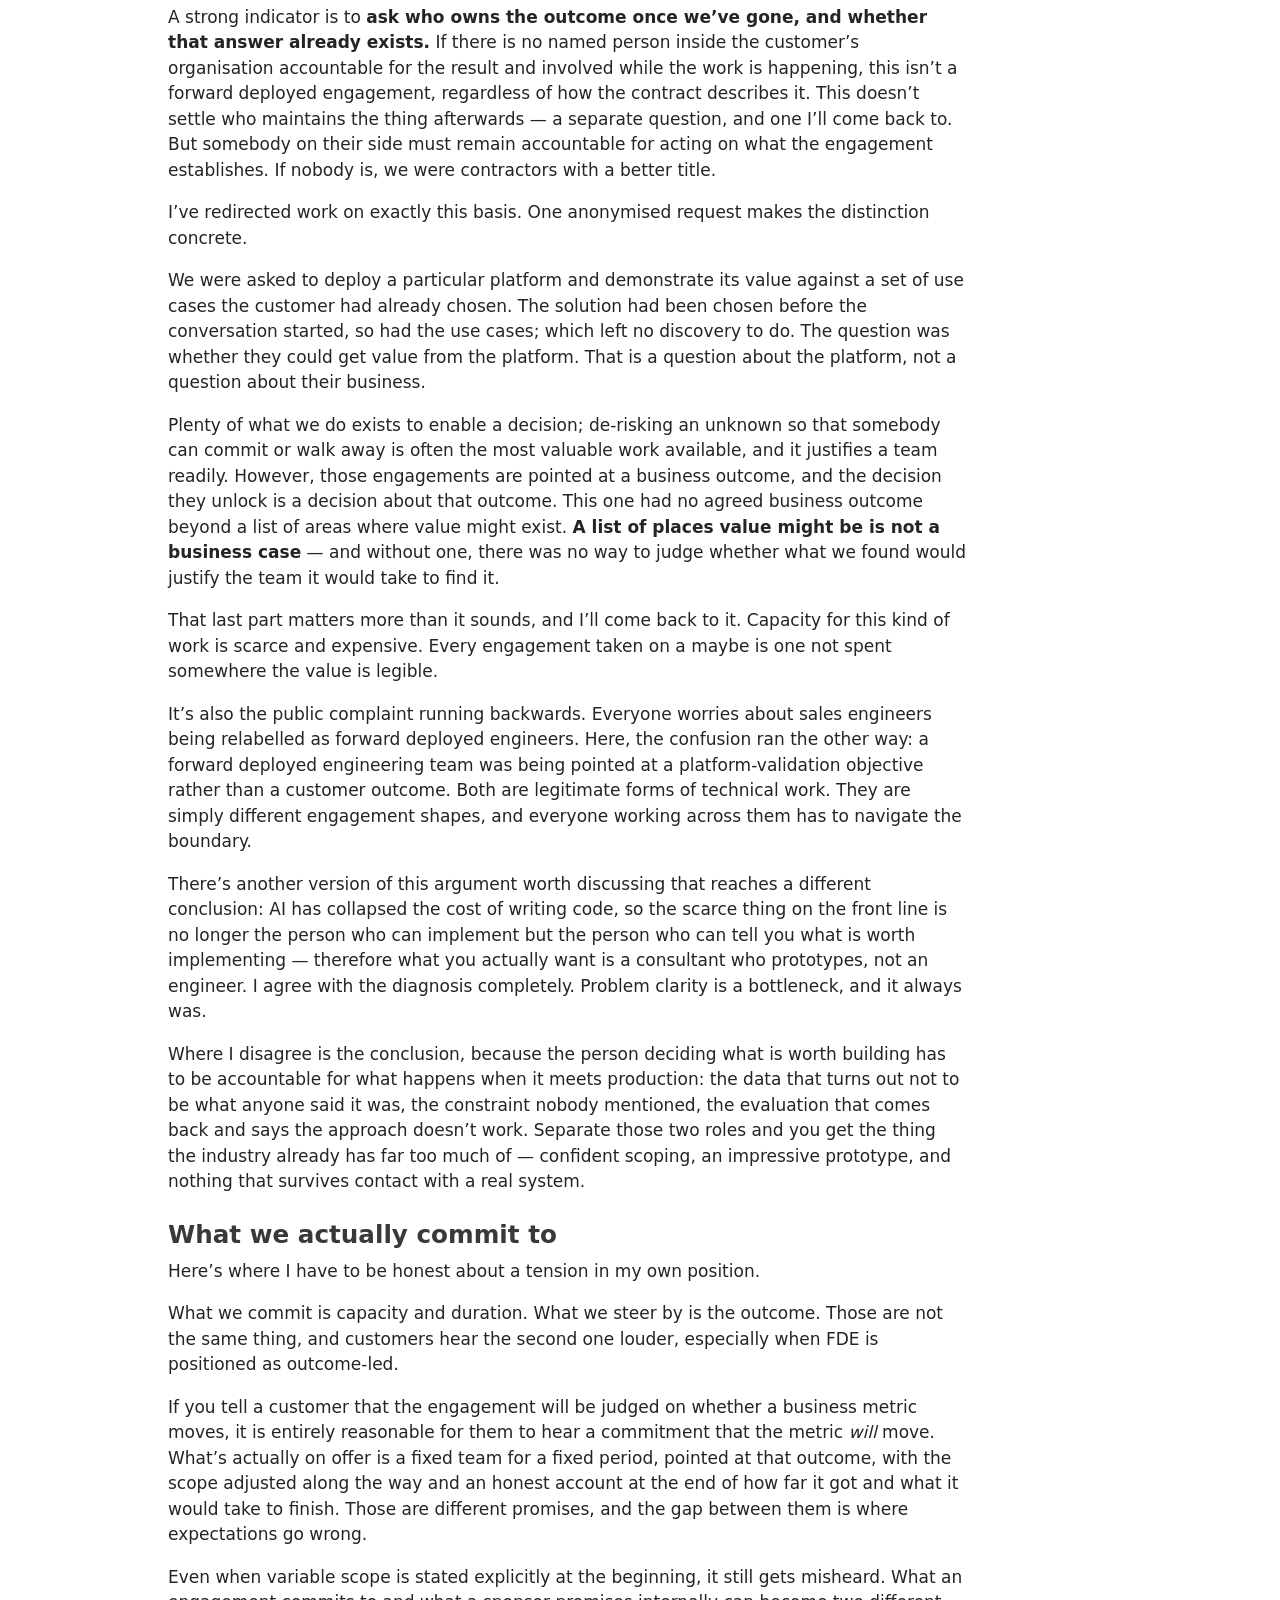
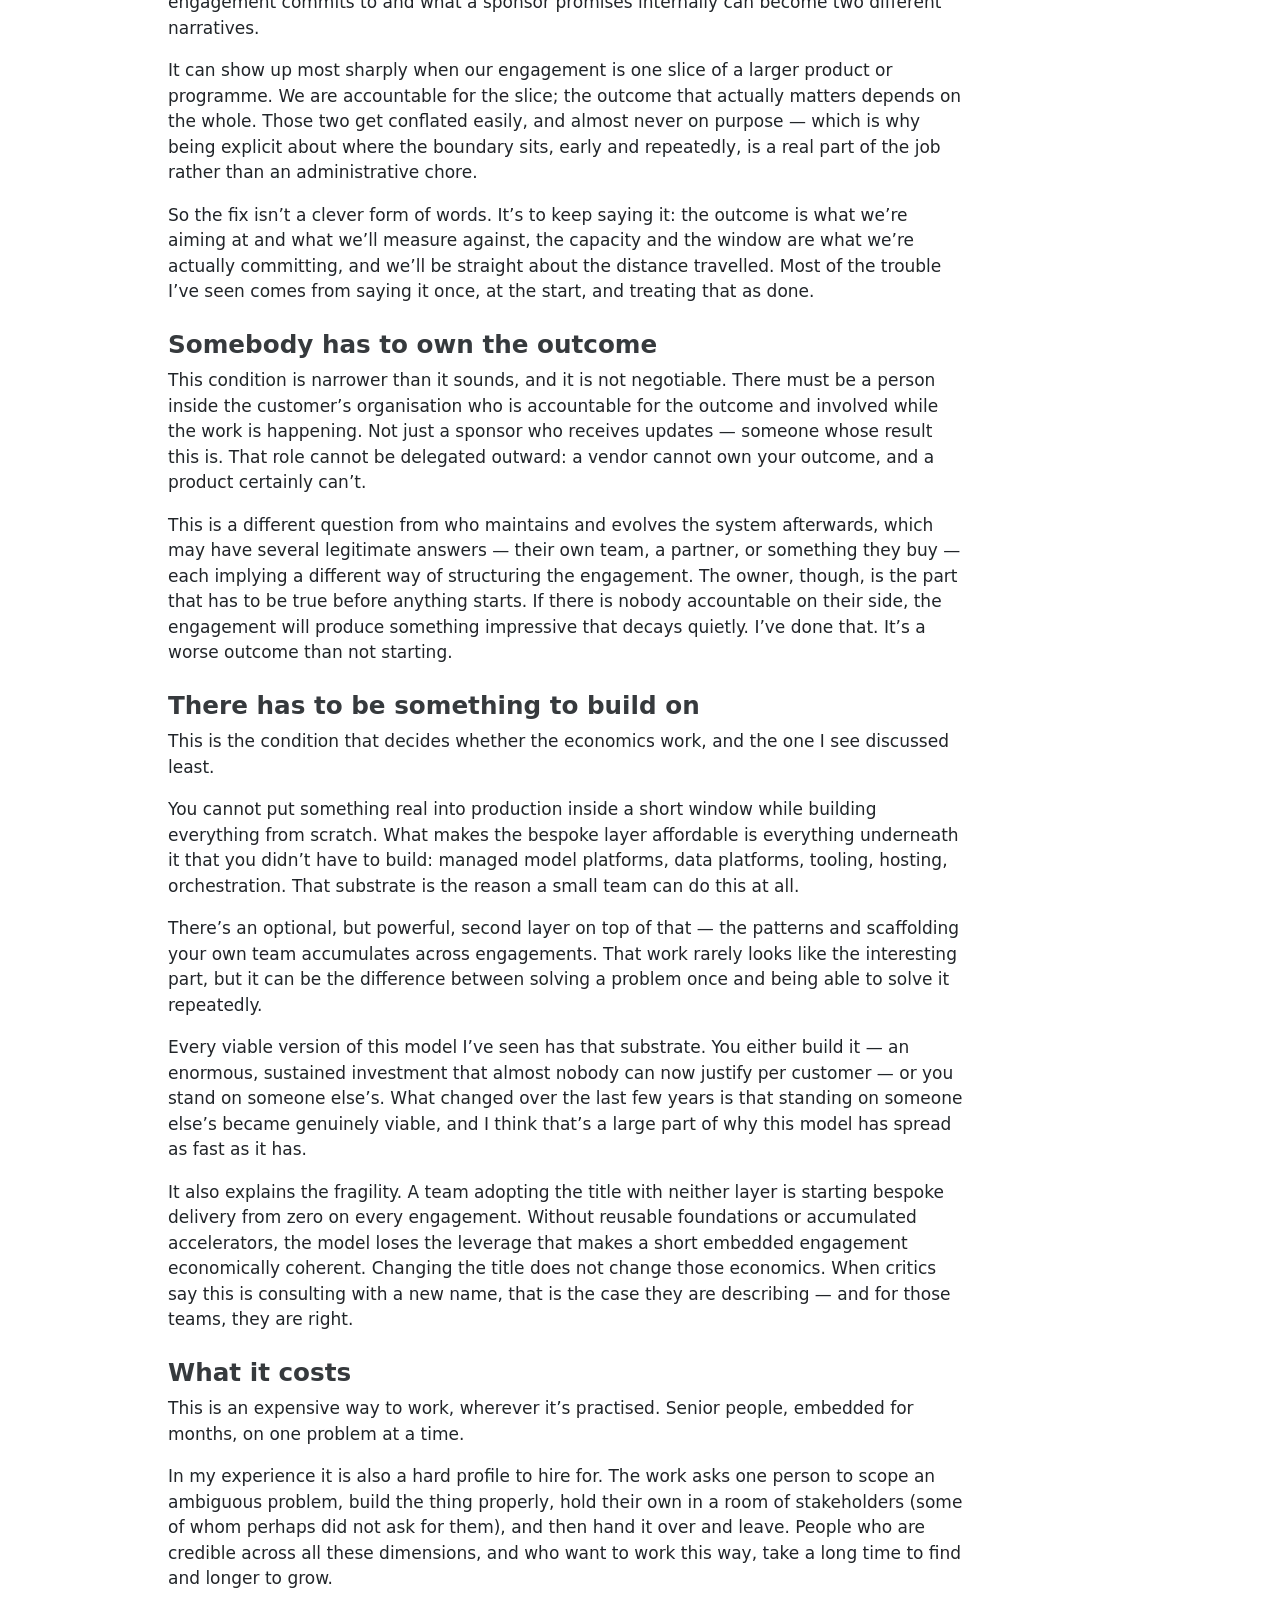
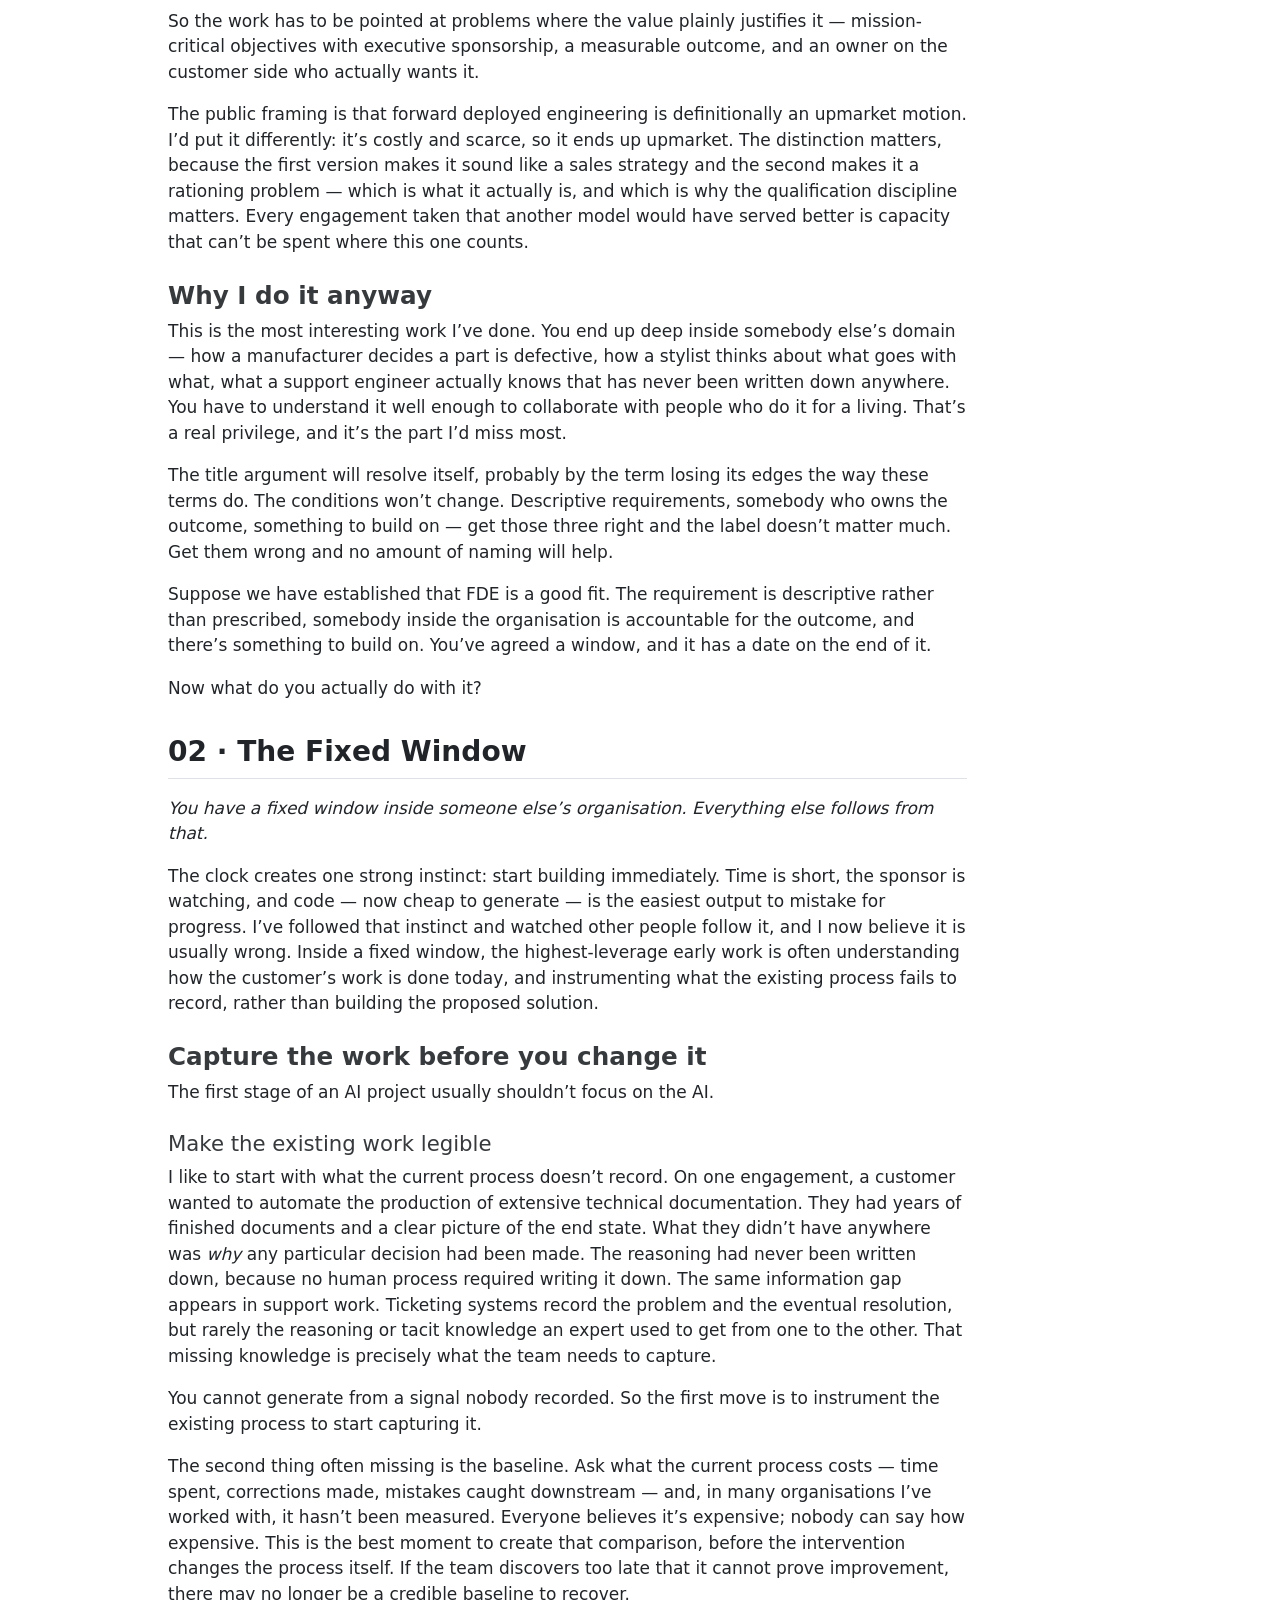
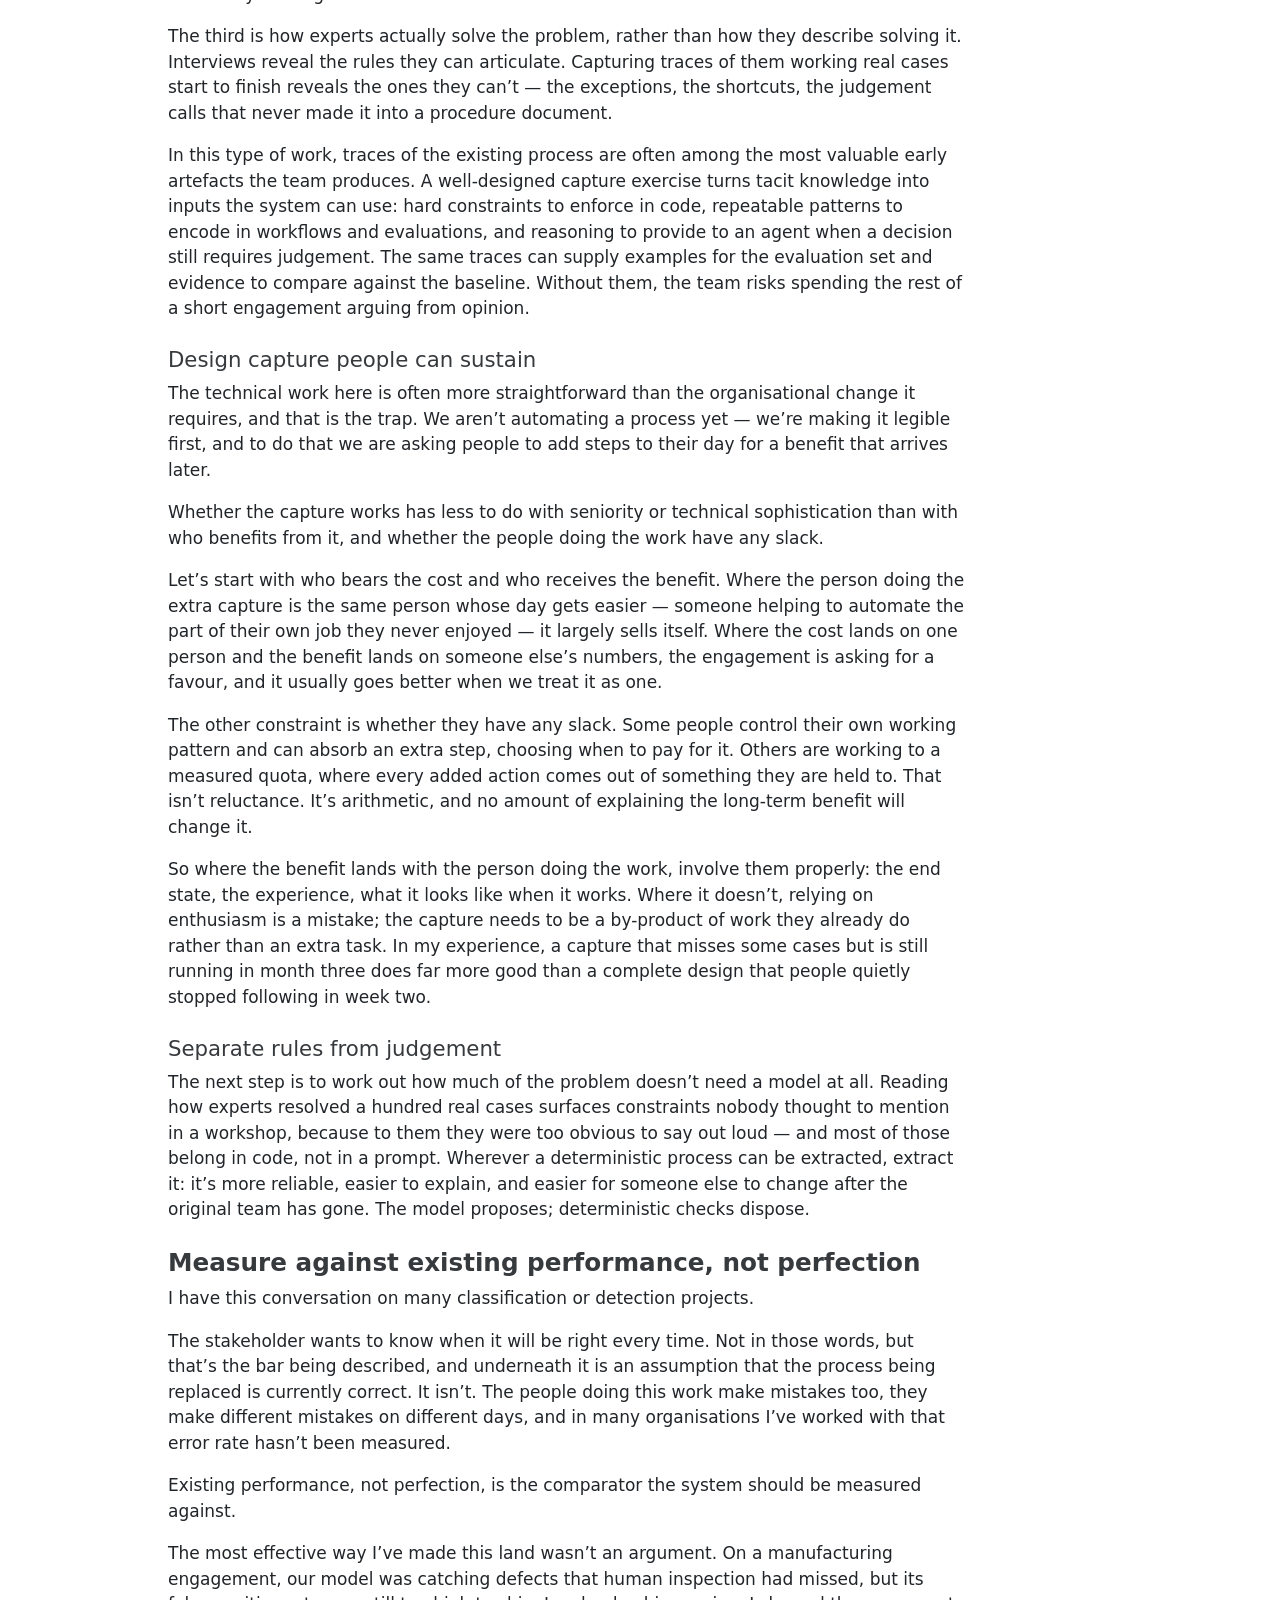
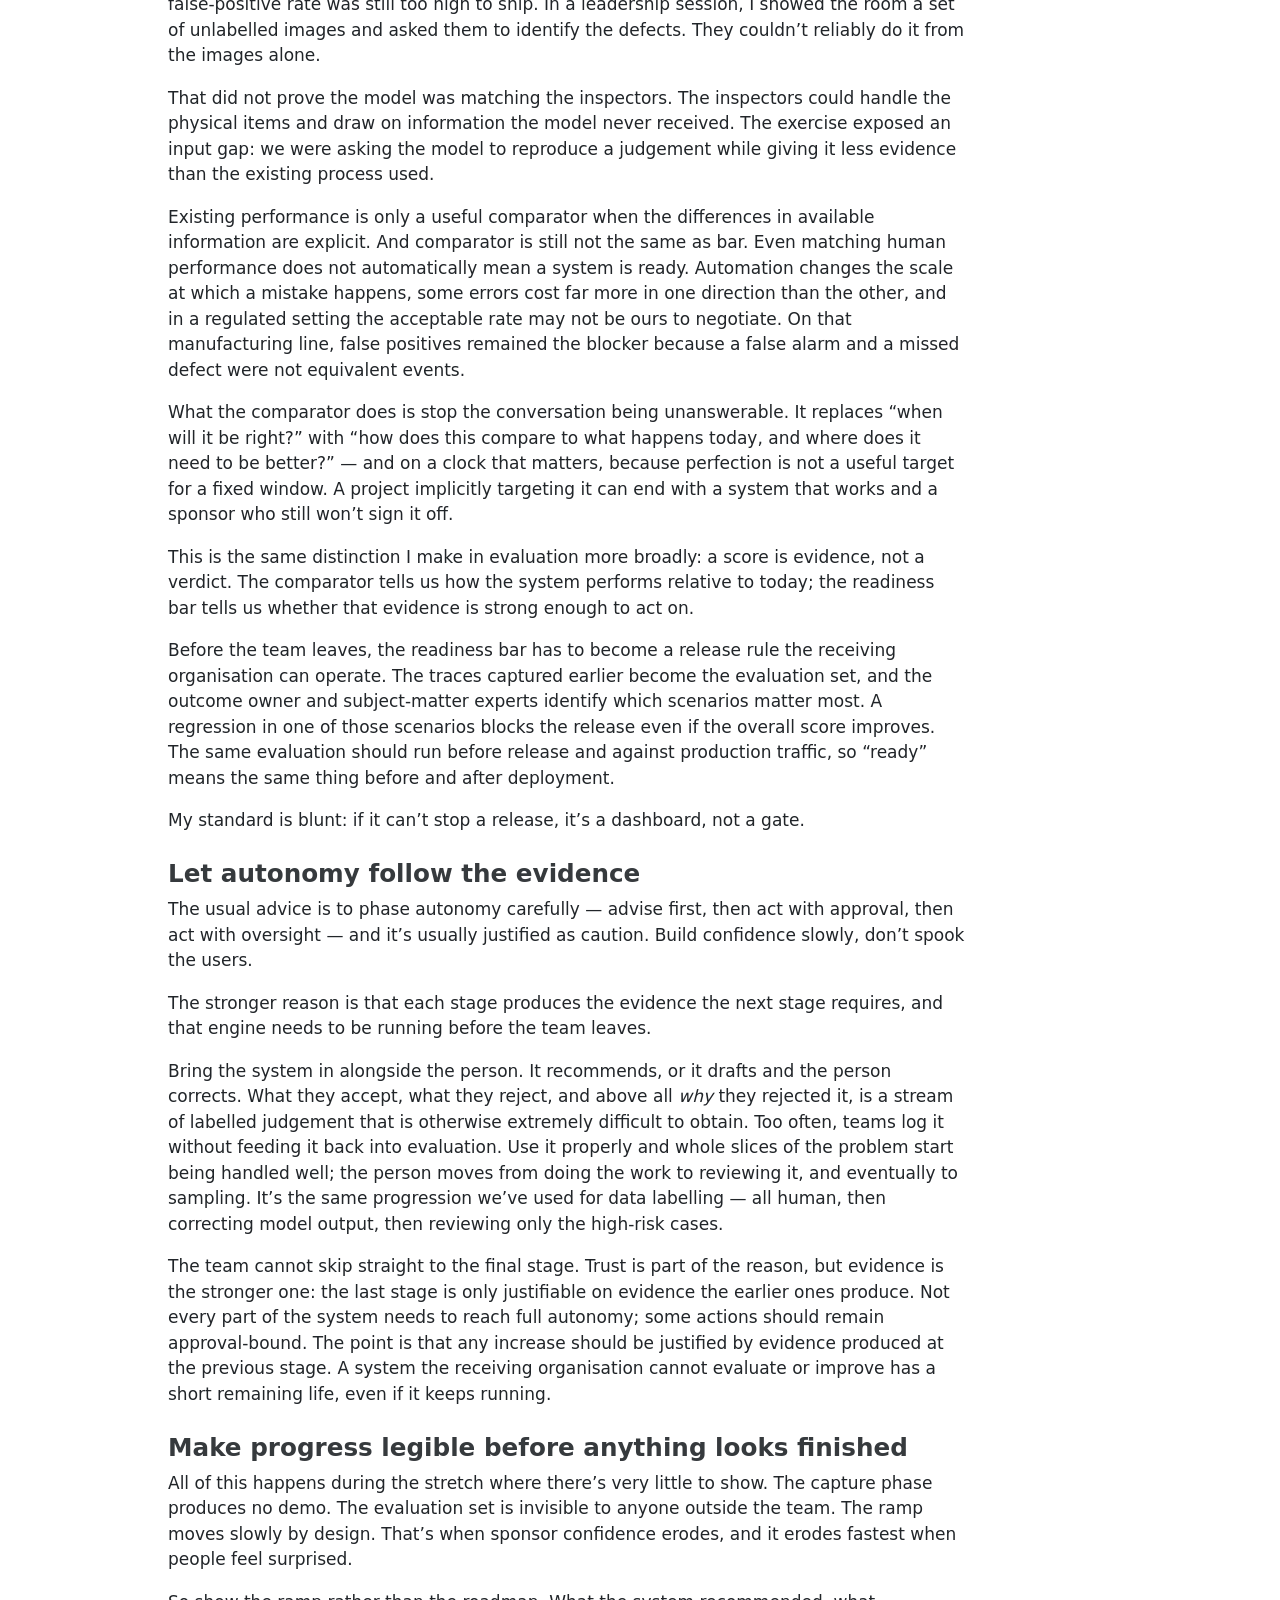
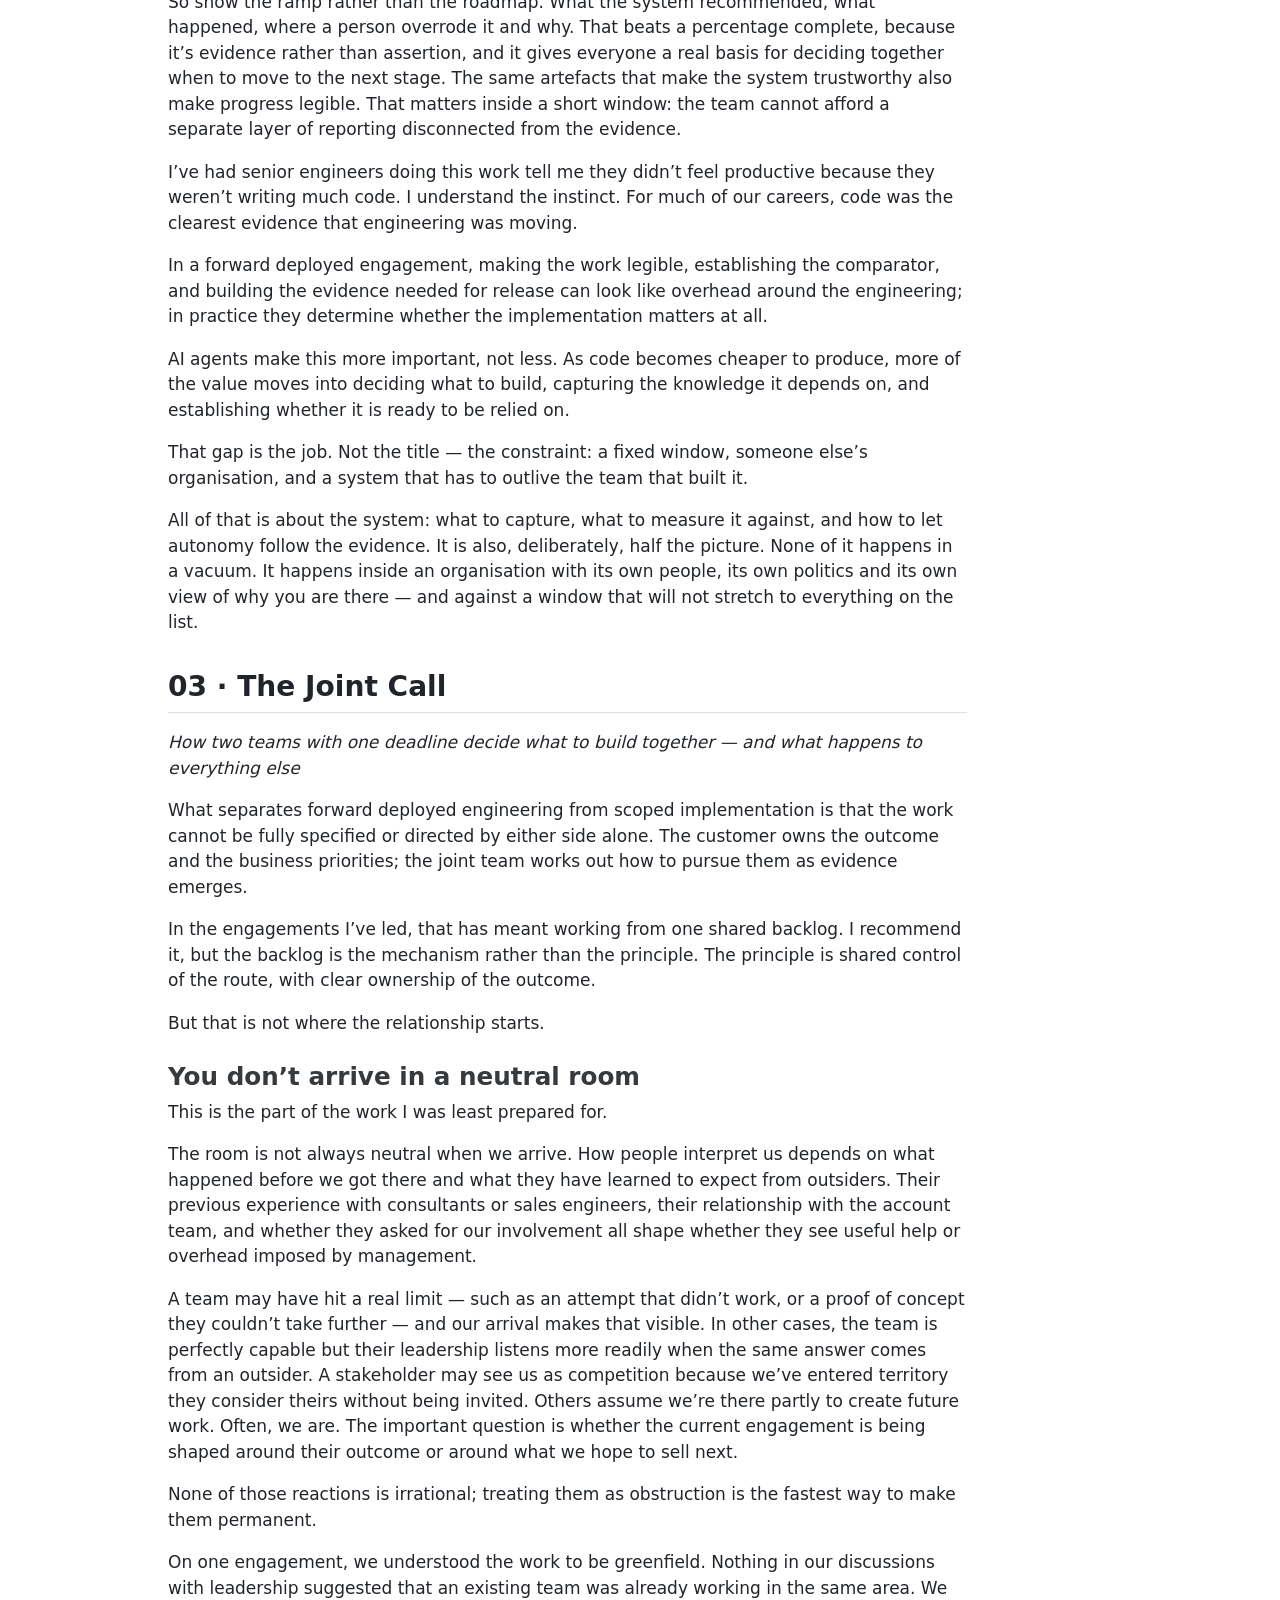
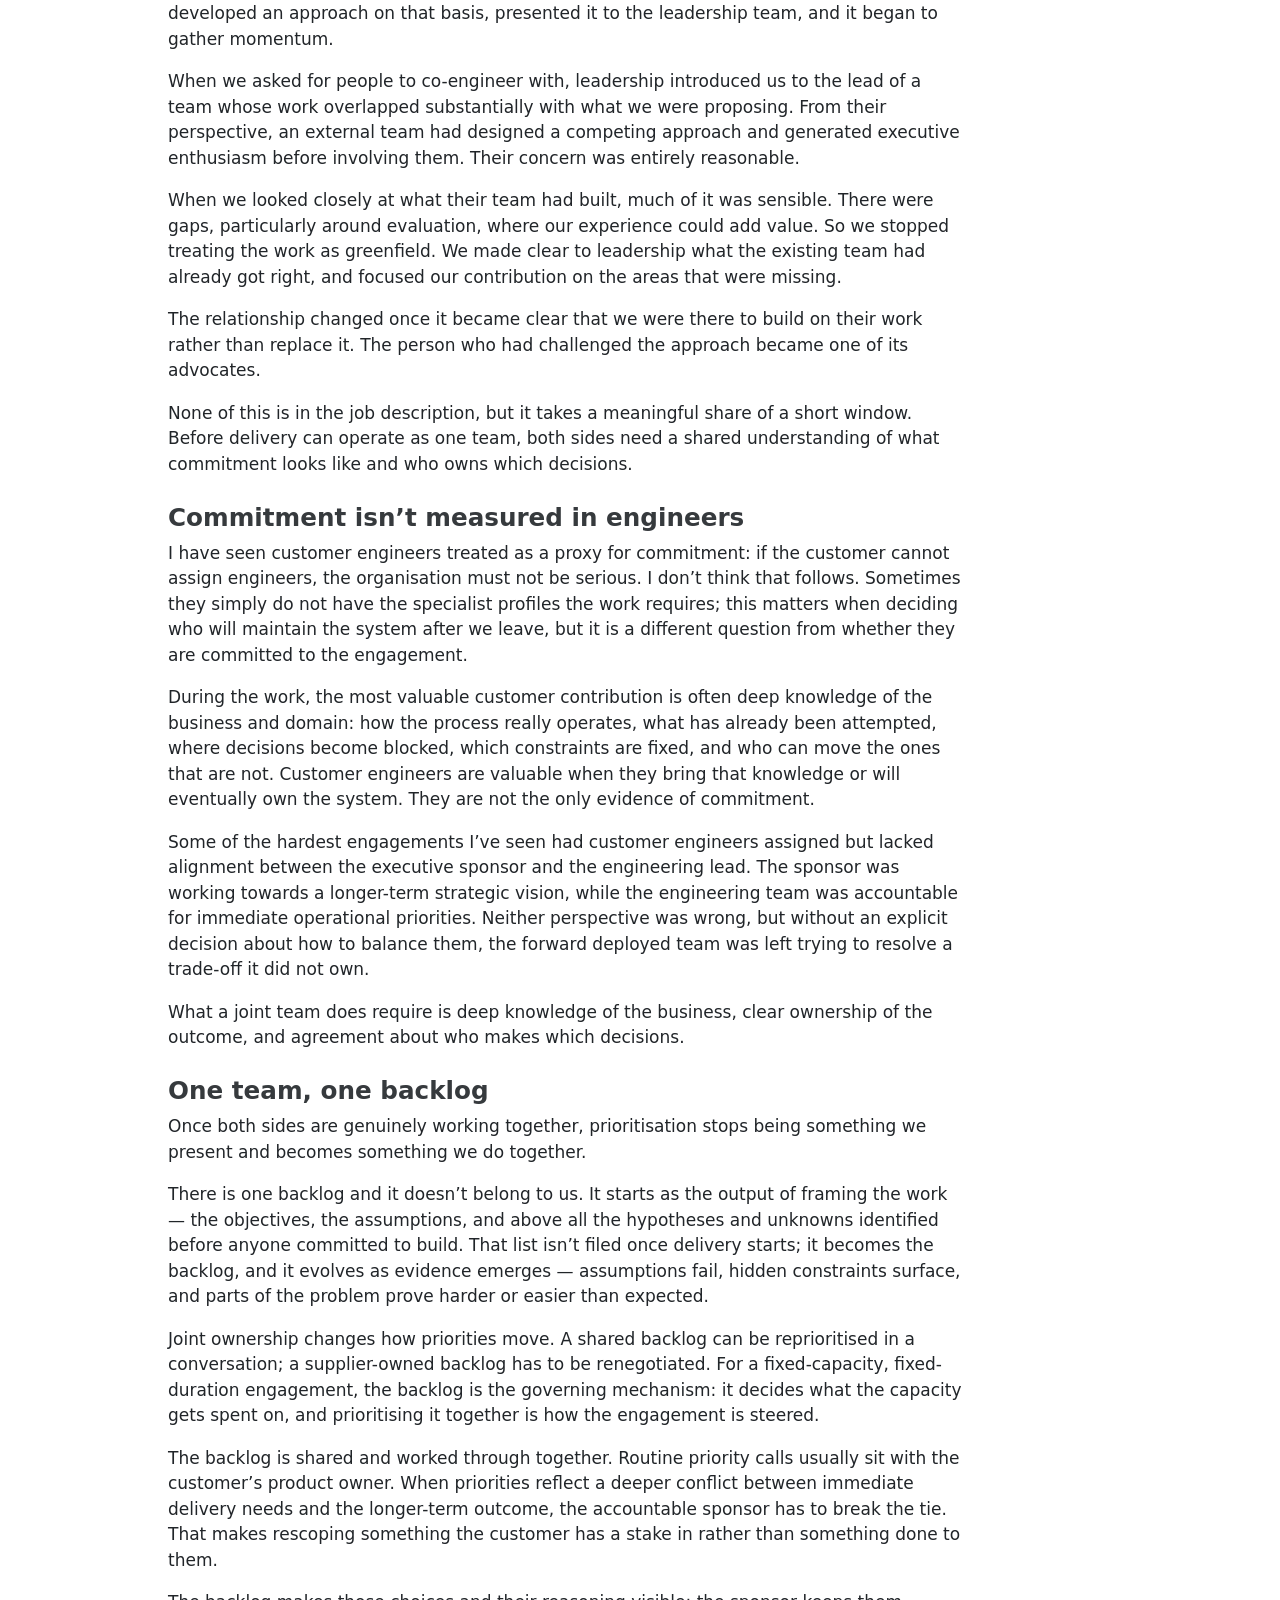
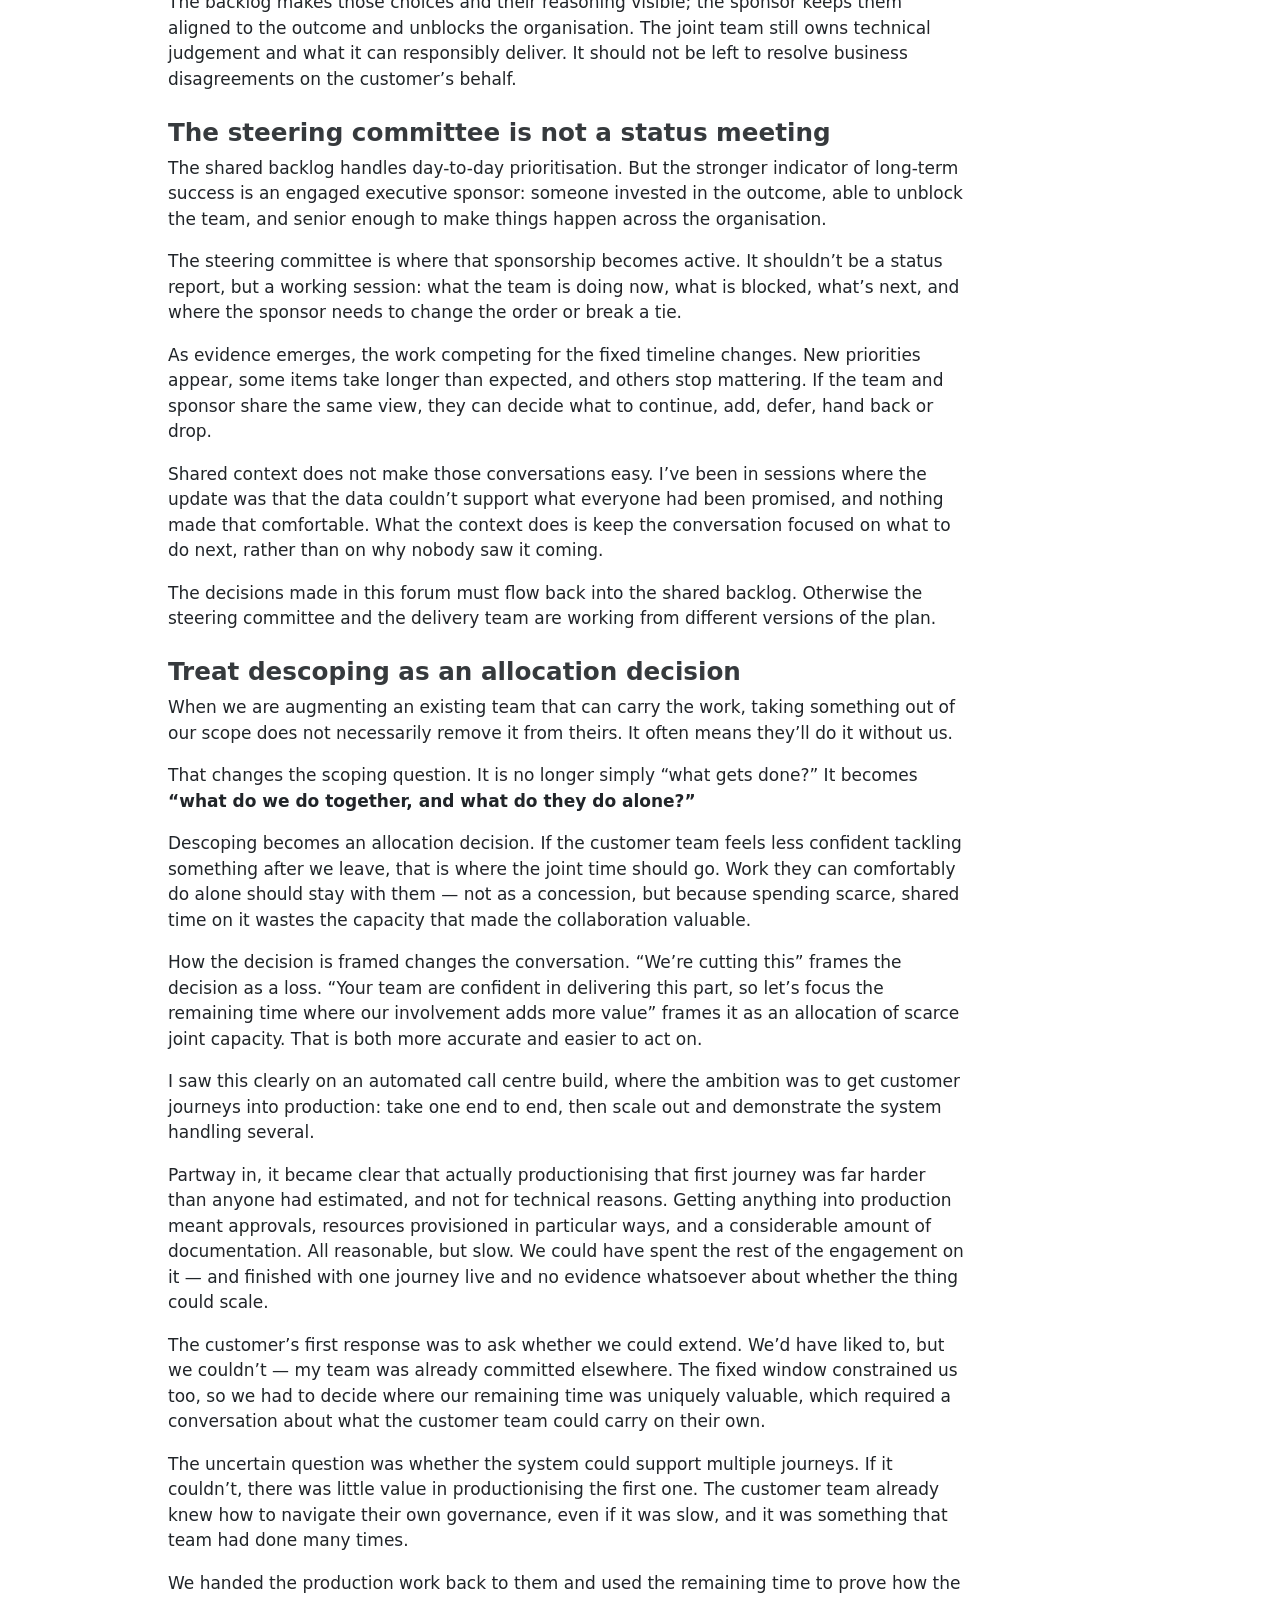
<file: writing/fde-series/index.html>
<!DOCTYPE html>
<html xmlns="http://www.w3.org/1999/xhtml" lang="en" xml:lang="en"><head>

<meta charset="utf-8">
<meta name="generator" content="quarto-1.10.18">

<meta name="viewport" content="width=device-width, initial-scale=1.0, user-scalable=yes">

<meta name="dcterms.date" content="2026-08-26">
<meta name="description" content="A practical account of how forward deployed engineering works: qualifying the work, building under a fixed window, prioritising jointly, and designing for ownership.">

<title>Forward Deployed Engineering – Chris Hughes</title>
<style>
/* Default styles provided by pandoc.
** See https://pandoc.org/MANUAL.html#variables-for-html for config info.
*/
span.smallcaps{font-variant: small-caps;}
div.columns{display: flex; gap: 1.5em;}
div.column{flex: auto;}
@media screen {
div.columns{gap: min(4vw, 1.5em);}
div.column{overflow-x: auto;}
}
div.hanging-indent{margin-left: 1.5em; text-indent: -1.5em;}
ul.task-list{list-style: none;}
ul.task-list li input[type="checkbox"] {
  width: 0.8em;
  margin: 0 0.8em 0.2em -1em; /* quarto-specific, see https://github.com/quarto-dev/quarto-cli/issues/4556 */ 
  vertical-align: middle;
}
</style>


<script src="../../site_libs/quarto-nav/quarto-nav.js"></script>
<script src="../../site_libs/quarto-nav/headroom.min.js"></script>
<script src="../../site_libs/clipboard/clipboard.min.js"></script>
<script src="../../site_libs/quarto-search/autocomplete.umd.js"></script>
<script src="../../site_libs/quarto-search/fuse.min.js"></script>
<script src="../../site_libs/quarto-search/quarto-search.js"></script>
<meta name="quarto:offset" content="../../">
<link href="../../profile.jpg" rel="icon" type="image/jpeg">
<script src="../../site_libs/quarto-html/quarto.js" type="module"></script>
<script src="../../site_libs/quarto-html/tabsets/tabsets.js" type="module"></script>
<script src="../../site_libs/quarto-html/popper.min.js"></script>
<script src="../../site_libs/quarto-html/tippy.umd.min.js"></script>
<script src="../../site_libs/quarto-html/anchor.min.js"></script>
<link href="../../site_libs/quarto-html/tippy.css" rel="stylesheet">
<link href="../../site_libs/quarto-html/quarto-syntax-highlighting-64a204ab8560d761af7679ceaba22944.css" rel="stylesheet" class="quarto-color-scheme" id="quarto-text-highlighting-styles">
<link href="../../site_libs/quarto-html/quarto-syntax-highlighting-dark-b85bc7c33db8c58e0ec93c3465666fed.css" rel="stylesheet" class="quarto-color-scheme quarto-color-alternate" id="quarto-text-highlighting-styles">
<link href="../../site_libs/quarto-html/quarto-syntax-highlighting-64a204ab8560d761af7679ceaba22944.css" rel="stylesheet" class="quarto-color-scheme-extra" id="quarto-text-highlighting-styles">
<script src="../../site_libs/bootstrap/bootstrap.min.js"></script>
<link href="../../site_libs/bootstrap/bootstrap-icons.css" rel="stylesheet">
<link href="../../site_libs/bootstrap/bootstrap-6105abc1fbcb78934dd6dfb0e21c61fe.min.css" rel="stylesheet" append-hash="true" class="quarto-color-scheme" id="quarto-bootstrap" data-mode="light">
<link href="../../site_libs/bootstrap/bootstrap-dark-bad7eb6acb78bec35b2014344c72f93c.min.css" rel="stylesheet" append-hash="true" class="quarto-color-scheme quarto-color-alternate" id="quarto-bootstrap" data-mode="dark">
<link href="../../site_libs/bootstrap/bootstrap-6105abc1fbcb78934dd6dfb0e21c61fe.min.css" rel="stylesheet" append-hash="true" class="quarto-color-scheme-extra" id="quarto-bootstrap" data-mode="light">
<script id="quarto-search-options" type="application/json">{
  "location": "navbar",
  "copy-button": false,
  "collapse-after": 3,
  "panel-placement": "end",
  "type": "overlay",
  "limit": 50,
  "keyboard-shortcut": [
    "f",
    "/",
    "s"
  ],
  "show-item-context": false,
  "language": {
    "search-no-results-text": "No results",
    "search-matching-documents-text": "matching documents",
    "search-copy-link-title": "Copy link to search",
    "search-hide-matches-text": "Hide additional matches",
    "search-more-match-text": "more match in this document",
    "search-more-matches-text": "more matches in this document",
    "search-clear-button-title": "Clear",
    "search-text-placeholder": "",
    "search-detached-cancel-button-title": "Cancel",
    "search-submit-button-title": "Submit",
    "search-label": "Search"
  }
}</script>
<meta name="google-site-verification" content="AGF-dapdxVAPw474kSusFtx18hRUnG14JVgfg-pqNw8">
<meta name="quarto:status" content="draft">


<link rel="stylesheet" href="../../styles.css">
<meta property="og:title" content="Forward Deployed Engineering – Chris Hughes">
<meta property="og:description" content="A practical account of how forward deployed engineering works: qualifying the work, building under a fixed window, prioritising jointly, and designing for ownership.">
<meta property="og:image" content="https://chris-hughes10.github.io/writing/fde-series/fde_four_questions.svg">
<meta property="og:site_name" content="Chris Hughes">
<meta name="twitter:title" content="Forward Deployed Engineering – Chris Hughes">
<meta name="twitter:description" content="A practical account of how forward deployed engineering works: qualifying the work, building under a fixed window, prioritising jointly, and designing for ownership.">
<meta name="twitter:image" content="https://chris-hughes10.github.io/writing/fde-series/fde_four_questions.svg">
<meta name="twitter:card" content="summary_large_image">
</head>

<body class="nav-fixed quarto-light"><script id="quarto-html-before-body" type="application/javascript">
    const toggleBodyColorMode = (bsSheetEl) => {
      const mode = bsSheetEl.getAttribute("data-mode");
      const bodyEl = window.document.querySelector("body");
      if (mode === "dark") {
        bodyEl.classList.add("quarto-dark");
        bodyEl.classList.remove("quarto-light");
      } else {
        bodyEl.classList.add("quarto-light");
        bodyEl.classList.remove("quarto-dark");
      }
    }
    const toggleBodyColorPrimary = () => {
      const bsSheetEl = window.document.querySelector("link#quarto-bootstrap:not([rel=disabled-stylesheet])");
      if (bsSheetEl) {
        toggleBodyColorMode(bsSheetEl);
      }
    }
    const setColorSchemeToggle = (alternate) => {
      const toggles = window.document.querySelectorAll('.quarto-color-scheme-toggle');
      for (let i=0; i < toggles.length; i++) {
        const toggle = toggles[i];
        if (toggle) {
          if (alternate) {
            toggle.classList.add("alternate");
          } else {
            toggle.classList.remove("alternate");
          }
        }
      }
    };
    const toggleColorMode = (alternate) => {
      // Switch the stylesheets
      const primaryStylesheets = window.document.querySelectorAll('link.quarto-color-scheme:not(.quarto-color-alternate)');
      const alternateStylesheets = window.document.querySelectorAll('link.quarto-color-scheme.quarto-color-alternate');
      manageTransitions('#quarto-margin-sidebar .nav-link', false);
      if (alternate) {
        // note: dark is layered on light, we don't disable primary!
        enableStylesheet(alternateStylesheets);
        for (const sheetNode of alternateStylesheets) {
          if (sheetNode.id === "quarto-bootstrap") {
            toggleBodyColorMode(sheetNode);
          }
        }
      } else {
        disableStylesheet(alternateStylesheets);
        enableStylesheet(primaryStylesheets)
        toggleBodyColorPrimary();
      }
      manageTransitions('#quarto-margin-sidebar .nav-link', true);
      // Switch the toggles
      setColorSchemeToggle(alternate)
      // Hack to workaround the fact that safari doesn't
      // properly recolor the scrollbar when toggling (#1455)
      if (navigator.userAgent.indexOf('Safari') > 0 && navigator.userAgent.indexOf('Chrome') == -1) {
        manageTransitions("body", false);
        window.scrollTo(0, 1);
        setTimeout(() => {
          window.scrollTo(0, 0);
          manageTransitions("body", true);
        }, 40);
      }
    }
    const disableStylesheet = (stylesheets) => {
      for (let i=0; i < stylesheets.length; i++) {
        const stylesheet = stylesheets[i];
        stylesheet.rel = 'disabled-stylesheet';
      }
    }
    const enableStylesheet = (stylesheets) => {
      for (let i=0; i < stylesheets.length; i++) {
        const stylesheet = stylesheets[i];
        if(stylesheet.rel !== 'stylesheet') { // for Chrome, which will still FOUC without this check
          stylesheet.rel = 'stylesheet';
        }
      }
    }
    const manageTransitions = (selector, allowTransitions) => {
      const els = window.document.querySelectorAll(selector);
      for (let i=0; i < els.length; i++) {
        const el = els[i];
        if (allowTransitions) {
          el.classList.remove('notransition');
        } else {
          el.classList.add('notransition');
        }
      }
    }
    const isFileUrl = () => {
      return window.location.protocol === 'file:';
    }
    const hasAlternateSentinel = () => {
      let styleSentinel = getColorSchemeSentinel();
      if (styleSentinel !== null) {
        return styleSentinel === "alternate";
      } else {
        return false;
      }
    }
    const setStyleSentinel = (alternate) => {
      const value = alternate ? "alternate" : "default";
      if (!isFileUrl()) {
        window.localStorage.setItem("quarto-color-scheme", value);
      } else {
        localAlternateSentinel = value;
      }
    }
    const getColorSchemeSentinel = () => {
      if (!isFileUrl()) {
        const storageValue = window.localStorage.getItem("quarto-color-scheme");
        return storageValue != null ? storageValue : localAlternateSentinel;
      } else {
        return localAlternateSentinel;
      }
    }
    const toggleGiscusIfUsed = (isAlternate, darkModeDefault) => {
      const baseTheme = document.querySelector('#giscus-base-theme')?.value ?? 'light';
      const alternateTheme = document.querySelector('#giscus-alt-theme')?.value ?? 'dark';
      let newTheme = '';
      if(authorPrefersDark) {
        newTheme = isAlternate ? baseTheme : alternateTheme;
      } else {
        newTheme = isAlternate ? alternateTheme : baseTheme;
      }
      const changeGiscusTheme = () => {
        // From: https://github.com/giscus/giscus/issues/336
        const sendMessage = (message) => {
          const iframe = document.querySelector('iframe.giscus-frame');
          if (!iframe) return;
          iframe.contentWindow.postMessage({ giscus: message }, 'https://giscus.app');
        }
        sendMessage({
          setConfig: {
            theme: newTheme
          }
        });
      }
      const isGiscussLoaded = window.document.querySelector('iframe.giscus-frame') !== null;
      if (isGiscussLoaded) {
        changeGiscusTheme();
      }
    };
    const authorPrefersDark = false;
    const darkModeDefault = authorPrefersDark;
      document.querySelector('link#quarto-text-highlighting-styles.quarto-color-scheme-extra').rel = 'disabled-stylesheet';
      document.querySelector('link#quarto-bootstrap.quarto-color-scheme-extra').rel = 'disabled-stylesheet';
    let localAlternateSentinel = darkModeDefault ? 'alternate' : 'default';
    // Dark / light mode switch
    window.quartoToggleColorScheme = () => {
      // Read the current dark / light value
      let toAlternate = !hasAlternateSentinel();
      toggleColorMode(toAlternate);
      setStyleSentinel(toAlternate);
      toggleGiscusIfUsed(toAlternate, darkModeDefault);
      window.dispatchEvent(new Event('resize'));
    };
    // Switch to dark mode if need be
    if (hasAlternateSentinel()) {
      toggleColorMode(true);
    } else {
      toggleColorMode(false);
    }
  </script>

<div id="quarto-search-results"></div>
  <header id="quarto-header" class="headroom fixed-top"><div id="quarto-draft-alert" class="alert alert-warning"><i class="bi bi-pencil-square"></i>Draft</div>
    <nav class="navbar navbar-expand-lg " data-bs-theme="dark">
      <div class="navbar-container container-fluid">
      <div class="navbar-brand-container mx-auto">
    <a class="navbar-brand" href="../../index.html">
    <span class="navbar-title">Chris Hughes</span>
    </a>
  </div>
        <div class="quarto-navbar-tools tools-end">
  <a href="" class="quarto-color-scheme-toggle quarto-navigation-tool  px-1" onclick="window.quartoToggleColorScheme(); return false;" title="Toggle dark mode"><i class="bi"></i></a>
</div>
          <div id="quarto-search" class="" title="Search"></div>
      </div> <!-- /container-fluid -->
    </nav>
</header>
<!-- content -->
<div id="quarto-content" class="quarto-container page-columns page-rows-contents page-layout-article page-navbar">
<!-- sidebar -->
<!-- margin-sidebar -->
    <div id="quarto-margin-sidebar" class="sidebar margin-sidebar">
        <nav id="TOC" role="doc-toc" class="toc-active">
    <h2 id="toc-title">On this page</h2>
   
  <ul class="collapse">
  <li><a href="#preconditions" id="toc-preconditions" class="nav-link active" data-scroll-target="#preconditions">01 · Preconditions</a></li>
  <li><a href="#the-fixed-window" id="toc-the-fixed-window" class="nav-link" data-scroll-target="#the-fixed-window">02 · The Fixed Window</a></li>
  <li><a href="#the-joint-call" id="toc-the-joint-call" class="nav-link" data-scroll-target="#the-joint-call">03 · The Joint Call</a></li>
  <li><a href="#the-handover" id="toc-the-handover" class="nav-link" data-scroll-target="#the-handover">04 · The Handover</a></li>
  <li><a href="#what-it-adds-up-to" id="toc-what-it-adds-up-to" class="nav-link" data-scroll-target="#what-it-adds-up-to">What it adds up to</a></li>
  </ul>
</nav>
    </div>
<!-- main -->
<main class="content" id="quarto-document-content">


<header id="title-block-header" class="quarto-title-block default">
<div class="quarto-title">
<h1 class="title">Forward Deployed Engineering</h1>
<p class="subtitle lead">How to choose the right work, build under a fixed deadline, and leave behind something that survives you</p>
  <div class="quarto-categories">
    <div class="quarto-category">Delivery</div>
    <div class="quarto-category">AI</div>
    <div class="quarto-category">Leadership</div>
  </div>
  </div>

<div>
  <div class="description">
    A practical account of how forward deployed engineering works: qualifying the work, building under a fixed window, prioritising jointly, and designing for ownership.
  </div>
</div>


<div class="quarto-title-meta">

    
    <div>
    <div class="quarto-title-meta-heading">Published</div>
    <div class="quarto-title-meta-contents">
      <p class="date">August 26, 2026</p>
    </div>
  </div>
  
    
  </div>
  


</header>


<p>Most of what’s written about forward deployed engineering is about the job title — whether it means anything, what skills are needed, or if it’s consulting with better branding. My aim is to describe forward deployed engineering from the inside: what the work actually involves, rather than who deserves the title.</p>
<p>The conditions that make this work different from anything else I’ve done are easy enough to articulate:</p>
<ul>
<li>We are building inside an organisation that isn’t ours, with the customer’s data, under their constraints, alongside their people.</li>
<li>We are accountable for the thing working in their environment rather than in a demo.</li>
<li>We are up against the clock — when the engagement ends we leave, and what we built either keeps running without us or quietly stops mattering.</li>
</ul>
<p>Everything that follows derives from this context.</p>
<p>I’ve written before, in <a href="TODO-HDD-URL">Hypothesis-Driven AI Delivery</a>, about how I frame this type of work before it starts: getting clear on the outcome, making the unknowns explicit, validating the critical ones before committing to build. That covers how to frame and validate the solution. This is about what happens once an engagement begins. It comes down to four questions.</p>
<p><strong>Should the work be done this way at all?</strong> Forward deployed engineering has preconditions, and where they are absent, the critics who label it expensive consulting are right. Naming those conditions lets us decide when this model fits and when something else would serve better.</p>
<p><strong>What do we build, and in what order?</strong> The time pressure creates a strong instinct to start coding immediately. In my experience, that instinct is usually wrong. The highest-leverage early work is often understanding and instrumenting the existing process rather than building the proposed solution.</p>
<p><strong>How does a joint team decide what to spend the engagement window on?</strong> The window rarely stretches to everything. What comes off the list, who decides, and what happens to the work that doesn’t make it.</p>
<p><strong>Who owns the outcome, and who keeps the system alive once we’ve gone?</strong> Those are different questions, and failing to answer the second is what decides whether the work will still be providing value years later.</p>
<p>The through-line is that the hardest parts are rarely the most technical ones. That surprised me when I started doing this kind of work.</p>
<p>This is written for people building, leading, or commissioning embedded engineering work, whether or not they use the forward deployed title for it.</p>
<p>The four questions form one narrative, in roughly the order they arise during an engagement.</p>
<div class="quarto-figure quarto-figure-center">
<figure class="figure">
<p><img src="fde_four_questions.svg" class="img-fluid figure-img"></p>
<figcaption>The four questions of forward deployed engineering, and the two judgements that feed back from the handover</figcaption>
</figure>
</div>
<section id="preconditions" class="level2">
<h2 class="anchored" data-anchor-id="preconditions">01 · Preconditions</h2>
<p><em>When outcome-led delivery works, when it doesn’t, and why most of the argument about it is beside the point</em></p>
<p>I look for three conditions: a requirement framed around an outcome rather than a prescribed solution, a named owner inside the organisation, and enough existing platform and tooling to make the bespoke work affordable.</p>
<section id="the-requirements-are-descriptive-not-prescriptive" class="level3">
<h3 class="anchored" data-anchor-id="the-requirements-are-descriptive-not-prescriptive">The requirements are descriptive, not prescriptive</h3>
<p>Most delivery runs on prescriptive requirements. FDE runs on descriptive ones.</p>
<p>Prescriptive is scoped implementation — usually contracted time and materials, sometimes fixed price. The customer knows what they want built, the requirements are defined up front, the scope is agreed before anyone starts, and success is delivering that scope on time. There is nothing wrong with this. It is the right model for an enormous amount of valuable work, and the people who are good at it are genuinely good at it.</p>
<p>I think of descriptive as starting from a business outcome, agreeing how we’ll measure whether it moved, and working out the implementation together. Success isn’t that four things were delivered. It’s whether the outcome moved.</p>
<p>The short version: scoped implementation is <em>build this thing for us</em>. The aspiration of forward deployed engineering is <em>help us achieve this outcome by building it with us, and leave us more capable than you found us</em>.</p>
<p>The distinction has a commercial shape as well as a philosophical one, which can be easy to conflate. In its clearest form, scoped implementation fixes what gets built and allows time and cost to move around it. What we are discussing inverts that: fixed capacity, fixed duration, variable scope. We agree how many people for how long, and what they work on is governed by a backlog prioritised jointly and revised as we learn from the engagement. It ends when the capacity is spent or the term expires, whichever comes first — not when a list is finished.</p>
<p>A strong indicator is to <strong>ask who owns the outcome once we’ve gone, and whether that answer already exists.</strong> If there is no named person inside the customer’s organisation accountable for the result and involved while the work is happening, this isn’t a forward deployed engagement, regardless of how the contract describes it. This doesn’t settle who maintains the thing afterwards — a separate question, and one I’ll come back to. But somebody on their side must remain accountable for acting on what the engagement establishes. If nobody is, we were contractors with a better title.</p>
<p>I’ve redirected work on exactly this basis. One anonymised request makes the distinction concrete.</p>
<p>We were asked to deploy a particular platform and demonstrate its value against a set of use cases the customer had already chosen. The solution had been chosen before the conversation started, so had the use cases; which left no discovery to do. The question was whether they could get value from the platform. That is a question about the platform, not a question about their business.</p>
<p>Plenty of what we do exists to enable a decision; de-risking an unknown so that somebody can commit or walk away is often the most valuable work available, and it justifies a team readily. However, those engagements are pointed at a business outcome, and the decision they unlock is a decision about that outcome. This one had no agreed business outcome beyond a list of areas where value might exist. <strong>A list of places value might be is not a business case</strong> — and without one, there was no way to judge whether what we found would justify the team it would take to find it.</p>
<p>That last part matters more than it sounds, and I’ll come back to it. Capacity for this kind of work is scarce and expensive. Every engagement taken on a maybe is one not spent somewhere the value is legible.</p>
<p>It’s also the public complaint running backwards. Everyone worries about sales engineers being relabelled as forward deployed engineers. Here, the confusion ran the other way: a forward deployed engineering team was being pointed at a platform-validation objective rather than a customer outcome. Both are legitimate forms of technical work. They are simply different engagement shapes, and everyone working across them has to navigate the boundary.</p>
<p>There’s another version of this argument worth discussing that reaches a different conclusion: AI has collapsed the cost of writing code, so the scarce thing on the front line is no longer the person who can implement but the person who can tell you what is worth implementing — therefore what you actually want is a consultant who prototypes, not an engineer. I agree with the diagnosis completely. Problem clarity is a bottleneck, and it always was.</p>
<p>Where I disagree is the conclusion, because the person deciding what is worth building has to be accountable for what happens when it meets production: the data that turns out not to be what anyone said it was, the constraint nobody mentioned, the evaluation that comes back and says the approach doesn’t work. Separate those two roles and you get the thing the industry already has far too much of — confident scoping, an impressive prototype, and nothing that survives contact with a real system.</p>
</section>
<section id="what-we-actually-commit-to" class="level3">
<h3 class="anchored" data-anchor-id="what-we-actually-commit-to">What we actually commit to</h3>
<p>Here’s where I have to be honest about a tension in my own position.</p>
<p>What we commit is capacity and duration. What we steer by is the outcome. Those are not the same thing, and customers hear the second one louder, especially when FDE is positioned as outcome-led.</p>
<p>If you tell a customer that the engagement will be judged on whether a business metric moves, it is entirely reasonable for them to hear a commitment that the metric <em>will</em> move. What’s actually on offer is a fixed team for a fixed period, pointed at that outcome, with the scope adjusted along the way and an honest account at the end of how far it got and what it would take to finish. Those are different promises, and the gap between them is where expectations go wrong.</p>
<p>Even when variable scope is stated explicitly at the beginning, it still gets misheard. What an engagement commits to and what a sponsor promises internally can become two different narratives.</p>
<p>It can show up most sharply when our engagement is one slice of a larger product or programme. We are accountable for the slice; the outcome that actually matters depends on the whole. Those two get conflated easily, and almost never on purpose — which is why being explicit about where the boundary sits, early and repeatedly, is a real part of the job rather than an administrative chore.</p>
<p>So the fix isn’t a clever form of words. It’s to keep saying it: the outcome is what we’re aiming at and what we’ll measure against, the capacity and the window are what we’re actually committing, and we’ll be straight about the distance travelled. Most of the trouble I’ve seen comes from saying it once, at the start, and treating that as done.</p>
</section>
<section id="somebody-has-to-own-the-outcome" class="level3">
<h3 class="anchored" data-anchor-id="somebody-has-to-own-the-outcome">Somebody has to own the outcome</h3>
<p>This condition is narrower than it sounds, and it is not negotiable. There must be a person inside the customer’s organisation who is accountable for the outcome and involved while the work is happening. Not just a sponsor who receives updates — someone whose result this is. That role cannot be delegated outward: a vendor cannot own your outcome, and a product certainly can’t.</p>
<p>This is a different question from who maintains and evolves the system afterwards, which may have several legitimate answers — their own team, a partner, or something they buy — each implying a different way of structuring the engagement. The owner, though, is the part that has to be true before anything starts. If there is nobody accountable on their side, the engagement will produce something impressive that decays quietly. I’ve done that. It’s a worse outcome than not starting.</p>
</section>
<section id="there-has-to-be-something-to-build-on" class="level3">
<h3 class="anchored" data-anchor-id="there-has-to-be-something-to-build-on">There has to be something to build on</h3>
<p>This is the condition that decides whether the economics work, and the one I see discussed least.</p>
<p>You cannot put something real into production inside a short window while building everything from scratch. What makes the bespoke layer affordable is everything underneath it that you didn’t have to build: managed model platforms, data platforms, tooling, hosting, orchestration. That substrate is the reason a small team can do this at all.</p>
<p>There’s an optional, but powerful, second layer on top of that — the patterns and scaffolding your own team accumulates across engagements. That work rarely looks like the interesting part, but it can be the difference between solving a problem once and being able to solve it repeatedly.</p>
<p>Every viable version of this model I’ve seen has that substrate. You either build it — an enormous, sustained investment that almost nobody can now justify per customer — or you stand on someone else’s. What changed over the last few years is that standing on someone else’s became genuinely viable, and I think that’s a large part of why this model has spread as fast as it has.</p>
<p>It also explains the fragility. A team adopting the title with neither layer is starting bespoke delivery from zero on every engagement. Without reusable foundations or accumulated accelerators, the model loses the leverage that makes a short embedded engagement economically coherent. Changing the title does not change those economics. When critics say this is consulting with a new name, that is the case they are describing — and for those teams, they are right.</p>
</section>
<section id="what-it-costs" class="level3">
<h3 class="anchored" data-anchor-id="what-it-costs">What it costs</h3>
<p>This is an expensive way to work, wherever it’s practised. Senior people, embedded for months, on one problem at a time.</p>
<p>In my experience it is also a hard profile to hire for. The work asks one person to scope an ambiguous problem, build the thing properly, hold their own in a room of stakeholders (some of whom perhaps did not ask for them), and then hand it over and leave. People who are credible across all these dimensions, and who want to work this way, take a long time to find and longer to grow.</p>
<p>So the work has to be pointed at problems where the value plainly justifies it — mission-critical objectives with executive sponsorship, a measurable outcome, and an owner on the customer side who actually wants it.</p>
<p>The public framing is that forward deployed engineering is definitionally an upmarket motion. I’d put it differently: it’s costly and scarce, so it ends up upmarket. The distinction matters, because the first version makes it sound like a sales strategy and the second makes it a rationing problem — which is what it actually is, and which is why the qualification discipline matters. Every engagement taken that another model would have served better is capacity that can’t be spent where this one counts.</p>
</section>
<section id="why-i-do-it-anyway" class="level3">
<h3 class="anchored" data-anchor-id="why-i-do-it-anyway">Why I do it anyway</h3>
<p>This is the most interesting work I’ve done. You end up deep inside somebody else’s domain — how a manufacturer decides a part is defective, how a stylist thinks about what goes with what, what a support engineer actually knows that has never been written down anywhere. You have to understand it well enough to collaborate with people who do it for a living. That’s a real privilege, and it’s the part I’d miss most.</p>
<p>The title argument will resolve itself, probably by the term losing its edges the way these terms do. The conditions won’t change. Descriptive requirements, somebody who owns the outcome, something to build on — get those three right and the label doesn’t matter much. Get them wrong and no amount of naming will help.</p>
<p>Suppose we have established that FDE is a good fit. The requirement is descriptive rather than prescribed, somebody inside the organisation is accountable for the outcome, and there’s something to build on. You’ve agreed a window, and it has a date on the end of it.</p>
<p>Now what do you actually do with it?</p>
</section>
</section>
<section id="the-fixed-window" class="level2">
<h2 class="anchored" data-anchor-id="the-fixed-window">02 · The Fixed Window</h2>
<p><em>You have a fixed window inside someone else’s organisation. Everything else follows from that.</em></p>
<p>The clock creates one strong instinct: start building immediately. Time is short, the sponsor is watching, and code — now cheap to generate — is the easiest output to mistake for progress. I’ve followed that instinct and watched other people follow it, and I now believe it is usually wrong. Inside a fixed window, the highest-leverage early work is often understanding how the customer’s work is done today, and instrumenting what the existing process fails to record, rather than building the proposed solution.</p>
<section id="capture-the-work-before-you-change-it" class="level3">
<h3 class="anchored" data-anchor-id="capture-the-work-before-you-change-it">Capture the work before you change it</h3>
<p>The first stage of an AI project usually shouldn’t focus on the AI.</p>
<section id="make-the-existing-work-legible" class="level4">
<h4 class="anchored" data-anchor-id="make-the-existing-work-legible">Make the existing work legible</h4>
<p>I like to start with what the current process doesn’t record. On one engagement, a customer wanted to automate the production of extensive technical documentation. They had years of finished documents and a clear picture of the end state. What they didn’t have anywhere was <em>why</em> any particular decision had been made. The reasoning had never been written down, because no human process required writing it down. The same information gap appears in support work. Ticketing systems record the problem and the eventual resolution, but rarely the reasoning or tacit knowledge an expert used to get from one to the other. That missing knowledge is precisely what the team needs to capture.</p>
<p>You cannot generate from a signal nobody recorded. So the first move is to instrument the existing process to start capturing it.</p>
<p>The second thing often missing is the baseline. Ask what the current process costs — time spent, corrections made, mistakes caught downstream — and, in many organisations I’ve worked with, it hasn’t been measured. Everyone believes it’s expensive; nobody can say how expensive. This is the best moment to create that comparison, before the intervention changes the process itself. If the team discovers too late that it cannot prove improvement, there may no longer be a credible baseline to recover.</p>
<p>The third is how experts actually solve the problem, rather than how they describe solving it. Interviews reveal the rules they can articulate. Capturing traces of them working real cases start to finish reveals the ones they can’t — the exceptions, the shortcuts, the judgement calls that never made it into a procedure document.</p>
<p>In this type of work, traces of the existing process are often among the most valuable early artefacts the team produces. A well-designed capture exercise turns tacit knowledge into inputs the system can use: hard constraints to enforce in code, repeatable patterns to encode in workflows and evaluations, and reasoning to provide to an agent when a decision still requires judgement. The same traces can supply examples for the evaluation set and evidence to compare against the baseline. Without them, the team risks spending the rest of a short engagement arguing from opinion.</p>
</section>
<section id="design-capture-people-can-sustain" class="level4">
<h4 class="anchored" data-anchor-id="design-capture-people-can-sustain">Design capture people can sustain</h4>
<p>The technical work here is often more straightforward than the organisational change it requires, and that is the trap. We aren’t automating a process yet — we’re making it legible first, and to do that we are asking people to add steps to their day for a benefit that arrives later.</p>
<p>Whether the capture works has less to do with seniority or technical sophistication than with who benefits from it, and whether the people doing the work have any slack.</p>
<p>Let’s start with who bears the cost and who receives the benefit. Where the person doing the extra capture is the same person whose day gets easier — someone helping to automate the part of their own job they never enjoyed — it largely sells itself. Where the cost lands on one person and the benefit lands on someone else’s numbers, the engagement is asking for a favour, and it usually goes better when we treat it as one.</p>
<p>The other constraint is whether they have any slack. Some people control their own working pattern and can absorb an extra step, choosing when to pay for it. Others are working to a measured quota, where every added action comes out of something they are held to. That isn’t reluctance. It’s arithmetic, and no amount of explaining the long-term benefit will change it.</p>
<p>So where the benefit lands with the person doing the work, involve them properly: the end state, the experience, what it looks like when it works. Where it doesn’t, relying on enthusiasm is a mistake; the capture needs to be a by-product of work they already do rather than an extra task. In my experience, a capture that misses some cases but is still running in month three does far more good than a complete design that people quietly stopped following in week two.</p>
</section>
<section id="separate-rules-from-judgement" class="level4">
<h4 class="anchored" data-anchor-id="separate-rules-from-judgement">Separate rules from judgement</h4>
<p>The next step is to work out how much of the problem doesn’t need a model at all. Reading how experts resolved a hundred real cases surfaces constraints nobody thought to mention in a workshop, because to them they were too obvious to say out loud — and most of those belong in code, not in a prompt. Wherever a deterministic process can be extracted, extract it: it’s more reliable, easier to explain, and easier for someone else to change after the original team has gone. The model proposes; deterministic checks dispose.</p>
</section>
</section>
<section id="measure-against-existing-performance-not-perfection" class="level3">
<h3 class="anchored" data-anchor-id="measure-against-existing-performance-not-perfection">Measure against existing performance, not perfection</h3>
<p>I have this conversation on many classification or detection projects.</p>
<p>The stakeholder wants to know when it will be right every time. Not in those words, but that’s the bar being described, and underneath it is an assumption that the process being replaced is currently correct. It isn’t. The people doing this work make mistakes too, they make different mistakes on different days, and in many organisations I’ve worked with that error rate hasn’t been measured.</p>
<p>Existing performance, not perfection, is the comparator the system should be measured against.</p>
<p>The most effective way I’ve made this land wasn’t an argument. On a manufacturing engagement, our model was catching defects that human inspection had missed, but its false-positive rate was still too high to ship. In a leadership session, I showed the room a set of unlabelled images and asked them to identify the defects. They couldn’t reliably do it from the images alone.</p>
<p>That did not prove the model was matching the inspectors. The inspectors could handle the physical items and draw on information the model never received. The exercise exposed an input gap: we were asking the model to reproduce a judgement while giving it less evidence than the existing process used.</p>
<p>Existing performance is only a useful comparator when the differences in available information are explicit. And comparator is still not the same as bar. Even matching human performance does not automatically mean a system is ready. Automation changes the scale at which a mistake happens, some errors cost far more in one direction than the other, and in a regulated setting the acceptable rate may not be ours to negotiate. On that manufacturing line, false positives remained the blocker because a false alarm and a missed defect were not equivalent events.</p>
<p>What the comparator does is stop the conversation being unanswerable. It replaces “when will it be right?” with “how does this compare to what happens today, and where does it need to be better?” — and on a clock that matters, because perfection is not a useful target for a fixed window. A project implicitly targeting it can end with a system that works and a sponsor who still won’t sign it off.</p>
<p>This is the same distinction I make in evaluation more broadly: a score is evidence, not a verdict. The comparator tells us how the system performs relative to today; the readiness bar tells us whether that evidence is strong enough to act on.</p>
<p>Before the team leaves, the readiness bar has to become a release rule the receiving organisation can operate. The traces captured earlier become the evaluation set, and the outcome owner and subject-matter experts identify which scenarios matter most. A regression in one of those scenarios blocks the release even if the overall score improves. The same evaluation should run before release and against production traffic, so “ready” means the same thing before and after deployment.</p>
<p>My standard is blunt: if it can’t stop a release, it’s a dashboard, not a gate.</p>
</section>
<section id="let-autonomy-follow-the-evidence" class="level3">
<h3 class="anchored" data-anchor-id="let-autonomy-follow-the-evidence">Let autonomy follow the evidence</h3>
<p>The usual advice is to phase autonomy carefully — advise first, then act with approval, then act with oversight — and it’s usually justified as caution. Build confidence slowly, don’t spook the users.</p>
<p>The stronger reason is that each stage produces the evidence the next stage requires, and that engine needs to be running before the team leaves.</p>
<p>Bring the system in alongside the person. It recommends, or it drafts and the person corrects. What they accept, what they reject, and above all <em>why</em> they rejected it, is a stream of labelled judgement that is otherwise extremely difficult to obtain. Too often, teams log it without feeding it back into evaluation. Use it properly and whole slices of the problem start being handled well; the person moves from doing the work to reviewing it, and eventually to sampling. It’s the same progression we’ve used for data labelling — all human, then correcting model output, then reviewing only the high-risk cases.</p>
<p>The team cannot skip straight to the final stage. Trust is part of the reason, but evidence is the stronger one: the last stage is only justifiable on evidence the earlier ones produce. Not every part of the system needs to reach full autonomy; some actions should remain approval-bound. The point is that any increase should be justified by evidence produced at the previous stage. A system the receiving organisation cannot evaluate or improve has a short remaining life, even if it keeps running.</p>
</section>
<section id="make-progress-legible-before-anything-looks-finished" class="level3">
<h3 class="anchored" data-anchor-id="make-progress-legible-before-anything-looks-finished">Make progress legible before anything looks finished</h3>
<p>All of this happens during the stretch where there’s very little to show. The capture phase produces no demo. The evaluation set is invisible to anyone outside the team. The ramp moves slowly by design. That’s when sponsor confidence erodes, and it erodes fastest when people feel surprised.</p>
<p>So show the ramp rather than the roadmap. What the system recommended, what happened, where a person overrode it and why. That beats a percentage complete, because it’s evidence rather than assertion, and it gives everyone a real basis for deciding together when to move to the next stage. The same artefacts that make the system trustworthy also make progress legible. That matters inside a short window: the team cannot afford a separate layer of reporting disconnected from the evidence.</p>
<p>I’ve had senior engineers doing this work tell me they didn’t feel productive because they weren’t writing much code. I understand the instinct. For much of our careers, code was the clearest evidence that engineering was moving.</p>
<p>In a forward deployed engagement, making the work legible, establishing the comparator, and building the evidence needed for release can look like overhead around the engineering; in practice they determine whether the implementation matters at all.</p>
<p>AI agents make this more important, not less. As code becomes cheaper to produce, more of the value moves into deciding what to build, capturing the knowledge it depends on, and establishing whether it is ready to be relied on.</p>
<p>That gap is the job. Not the title — the constraint: a fixed window, someone else’s organisation, and a system that has to outlive the team that built it.</p>
<p>All of that is about the system: what to capture, what to measure it against, and how to let autonomy follow the evidence. It is also, deliberately, half the picture. None of it happens in a vacuum. It happens inside an organisation with its own people, its own politics and its own view of why you are there — and against a window that will not stretch to everything on the list.</p>
</section>
</section>
<section id="the-joint-call" class="level2">
<h2 class="anchored" data-anchor-id="the-joint-call">03 · The Joint Call</h2>
<p><em>How two teams with one deadline decide what to build together — and what happens to everything else</em></p>
<p>What separates forward deployed engineering from scoped implementation is that the work cannot be fully specified or directed by either side alone. The customer owns the outcome and the business priorities; the joint team works out how to pursue them as evidence emerges.</p>
<p>In the engagements I’ve led, that has meant working from one shared backlog. I recommend it, but the backlog is the mechanism rather than the principle. The principle is shared control of the route, with clear ownership of the outcome.</p>
<p>But that is not where the relationship starts.</p>
<section id="you-dont-arrive-in-a-neutral-room" class="level3">
<h3 class="anchored" data-anchor-id="you-dont-arrive-in-a-neutral-room">You don’t arrive in a neutral room</h3>
<p>This is the part of the work I was least prepared for.</p>
<p>The room is not always neutral when we arrive. How people interpret us depends on what happened before we got there and what they have learned to expect from outsiders. Their previous experience with consultants or sales engineers, their relationship with the account team, and whether they asked for our involvement all shape whether they see useful help or overhead imposed by management.</p>
<p>A team may have hit a real limit — such as an attempt that didn’t work, or a proof of concept they couldn’t take further — and our arrival makes that visible. In other cases, the team is perfectly capable but their leadership listens more readily when the same answer comes from an outsider. A stakeholder may see us as competition because we’ve entered territory they consider theirs without being invited. Others assume we’re there partly to create future work. Often, we are. The important question is whether the current engagement is being shaped around their outcome or around what we hope to sell next.</p>
<p>None of those reactions is irrational; treating them as obstruction is the fastest way to make them permanent.</p>
<p>On one engagement, we understood the work to be greenfield. Nothing in our discussions with leadership suggested that an existing team was already working in the same area. We developed an approach on that basis, presented it to the leadership team, and it began to gather momentum.</p>
<p>When we asked for people to co-engineer with, leadership introduced us to the lead of a team whose work overlapped substantially with what we were proposing. From their perspective, an external team had designed a competing approach and generated executive enthusiasm before involving them. Their concern was entirely reasonable.</p>
<p>When we looked closely at what their team had built, much of it was sensible. There were gaps, particularly around evaluation, where our experience could add value. So we stopped treating the work as greenfield. We made clear to leadership what the existing team had already got right, and focused our contribution on the areas that were missing.</p>
<p>The relationship changed once it became clear that we were there to build on their work rather than replace it. The person who had challenged the approach became one of its advocates.</p>
<p>None of this is in the job description, but it takes a meaningful share of a short window. Before delivery can operate as one team, both sides need a shared understanding of what commitment looks like and who owns which decisions.</p>
</section>
<section id="commitment-isnt-measured-in-engineers" class="level3">
<h3 class="anchored" data-anchor-id="commitment-isnt-measured-in-engineers">Commitment isn’t measured in engineers</h3>
<p>I have seen customer engineers treated as a proxy for commitment: if the customer cannot assign engineers, the organisation must not be serious. I don’t think that follows. Sometimes they simply do not have the specialist profiles the work requires; this matters when deciding who will maintain the system after we leave, but it is a different question from whether they are committed to the engagement.</p>
<p>During the work, the most valuable customer contribution is often deep knowledge of the business and domain: how the process really operates, what has already been attempted, where decisions become blocked, which constraints are fixed, and who can move the ones that are not. Customer engineers are valuable when they bring that knowledge or will eventually own the system. They are not the only evidence of commitment.</p>
<p>Some of the hardest engagements I’ve seen had customer engineers assigned but lacked alignment between the executive sponsor and the engineering lead. The sponsor was working towards a longer-term strategic vision, while the engineering team was accountable for immediate operational priorities. Neither perspective was wrong, but without an explicit decision about how to balance them, the forward deployed team was left trying to resolve a trade-off it did not own.</p>
<p>What a joint team does require is deep knowledge of the business, clear ownership of the outcome, and agreement about who makes which decisions.</p>
</section>
<section id="one-team-one-backlog" class="level3">
<h3 class="anchored" data-anchor-id="one-team-one-backlog">One team, one backlog</h3>
<p>Once both sides are genuinely working together, prioritisation stops being something we present and becomes something we do together.</p>
<p>There is one backlog and it doesn’t belong to us. It starts as the output of framing the work — the objectives, the assumptions, and above all the hypotheses and unknowns identified before anyone committed to build. That list isn’t filed once delivery starts; it becomes the backlog, and it evolves as evidence emerges — assumptions fail, hidden constraints surface, and parts of the problem prove harder or easier than expected.</p>
<p>Joint ownership changes how priorities move. A shared backlog can be reprioritised in a conversation; a supplier-owned backlog has to be renegotiated. For a fixed-capacity, fixed-duration engagement, the backlog is the governing mechanism: it decides what the capacity gets spent on, and prioritising it together is how the engagement is steered.</p>
<p>The backlog is shared and worked through together. Routine priority calls usually sit with the customer’s product owner. When priorities reflect a deeper conflict between immediate delivery needs and the longer-term outcome, the accountable sponsor has to break the tie. That makes rescoping something the customer has a stake in rather than something done to them.</p>
<p>The backlog makes those choices and their reasoning visible; the sponsor keeps them aligned to the outcome and unblocks the organisation. The joint team still owns technical judgement and what it can responsibly deliver. It should not be left to resolve business disagreements on the customer’s behalf.</p>
</section>
<section id="the-steering-committee-is-not-a-status-meeting" class="level3">
<h3 class="anchored" data-anchor-id="the-steering-committee-is-not-a-status-meeting">The steering committee is not a status meeting</h3>
<p>The shared backlog handles day-to-day prioritisation. But the stronger indicator of long-term success is an engaged executive sponsor: someone invested in the outcome, able to unblock the team, and senior enough to make things happen across the organisation.</p>
<p>The steering committee is where that sponsorship becomes active. It shouldn’t be a status report, but a working session: what the team is doing now, what is blocked, what’s next, and where the sponsor needs to change the order or break a tie.</p>
<p>As evidence emerges, the work competing for the fixed timeline changes. New priorities appear, some items take longer than expected, and others stop mattering. If the team and sponsor share the same view, they can decide what to continue, add, defer, hand back or drop.</p>
<p>Shared context does not make those conversations easy. I’ve been in sessions where the update was that the data couldn’t support what everyone had been promised, and nothing made that comfortable. What the context does is keep the conversation focused on what to do next, rather than on why nobody saw it coming.</p>
<p>The decisions made in this forum must flow back into the shared backlog. Otherwise the steering committee and the delivery team are working from different versions of the plan.</p>
</section>
<section id="treat-descoping-as-an-allocation-decision" class="level3">
<h3 class="anchored" data-anchor-id="treat-descoping-as-an-allocation-decision">Treat descoping as an allocation decision</h3>
<p>When we are augmenting an existing team that can carry the work, taking something out of our scope does not necessarily remove it from theirs. It often means they’ll do it without us.</p>
<p>That changes the scoping question. It is no longer simply “what gets done?” It becomes <strong>“what do we do together, and what do they do alone?”</strong></p>
<p>Descoping becomes an allocation decision. If the customer team feels less confident tackling something after we leave, that is where the joint time should go. Work they can comfortably do alone should stay with them — not as a concession, but because spending scarce, shared time on it wastes the capacity that made the collaboration valuable.</p>
<p>How the decision is framed changes the conversation. “We’re cutting this” frames the decision as a loss. “Your team are confident in delivering this part, so let’s focus the remaining time where our involvement adds more value” frames it as an allocation of scarce joint capacity. That is both more accurate and easier to act on.</p>
<p>I saw this clearly on an automated call centre build, where the ambition was to get customer journeys into production: take one end to end, then scale out and demonstrate the system handling several.</p>
<p>Partway in, it became clear that actually productionising that first journey was far harder than anyone had estimated, and not for technical reasons. Getting anything into production meant approvals, resources provisioned in particular ways, and a considerable amount of documentation. All reasonable, but slow. We could have spent the rest of the engagement on it — and finished with one journey live and no evidence whatsoever about whether the thing could scale.</p>
<p>The customer’s first response was to ask whether we could extend. We’d have liked to, but we couldn’t — my team was already committed elsewhere. The fixed window constrained us too, so we had to decide where our remaining time was uniquely valuable, which required a conversation about what the customer team could carry on their own.</p>
<p>The uncertain question was whether the system could support multiple journeys. If it couldn’t, there was little value in productionising the first one. The customer team already knew how to navigate their own governance, even if it was slow, and it was something that team had done many times.</p>
<p>We handed the production work back to them and used the remaining time to prove how the system could support several journeys — which we achieved.</p>
<p>We answered the question that could have killed the whole approach, while there was still time to act on the answer. However, this meant handing back the most visible part of the original ambition and protecting the less visible technical risk. It felt backwards, but it was the better use of the time we had.</p>
<p>Some work simply fell away. We had wanted to be there when the first real traffic arrived, so we could refine monitoring and observability against live data. We didn’t get a chance to provide any input into this. It was a straightforward cost of a window that wasn’t big enough.</p>
<p>The customer continued the deployment after we left, and I believe they completed it, but I don’t know for certain. Once work is handed back, you give up the right to watch how it ends.</p>
<p>This only works when the customer team can genuinely complete the work handed back to them. If the gap is not temporary experience but a capability the organisation does not have, “they’ll pick it up” is not reallocation. It is cancellation deferred until after we leave.</p>
<p>That assessment has to happen <em>before</em> the descoping conversation. Otherwise nothing has actually been reallocated — the list is just shorter, and the gap in it gets discovered after we’ve gone.</p>
</section>
<section id="make-the-collision-explicit" class="level3">
<h3 class="anchored" data-anchor-id="make-the-collision-explicit">Make the collision explicit</h3>
<p>Two things survive almost any reprioritisation.</p>
<p>The first is the critical unknowns. Whatever the work depends on being true, and isn’t yet known to be true, is the first thing I protect and the last thing I’d descope — getting maximum clarity early is what makes every subsequent decision easier for the whole team. That’s the same discipline that governs how the work is framed in the first place, applied to time rather than to uncertainty: find out what you don’t know first, because everything else is contingent on it.</p>
<p>The second is whatever the sponsor genuinely has to achieve. Prioritisation isn’t purely technical, and an executive who needs a particular thing to land by a particular date isn’t interfering — they’re supplying a constraint you needed to know about.</p>
<p>Sometimes those priorities collide: the window cannot hold both the unknown everything depends on and the commitment the sponsor has already made.</p>
<p>This is the kind of decision the steering committee exists to surface. Resolving it inside the delivery team would mean making a judgement about someone else’s business. Often the conflict changes once it is in the open: the sponsor’s commitment reframes the critical unknown, and the team realises it was protecting the wrong question. When it does not, the accountable outcome owner has to decide between what the business needs and what the evidence can currently support.</p>
<p>I’ve seen that run to its extreme. On one engagement we built the datasets, the training and evaluation pipelines, and ran the experiments — but the results came back far below anything we’d expected. Error analysis pointed upstream, at the source data rather than the modelling. Everything remaining went into that: characterising the problem, hand-curating clean subsets to get an honest estimate of what was achievable at all, separating what could be mitigated after the fact from what would have to be collected again. Almost nothing we’d planned to build got built.</p>
<p>Those sessions were hard. Telling a customer that the current data cannot support what they planned to build, and that the reason sits upstream of anything you were brought in to do, is not made pleasant by anybody sharing context.</p>
<p>This was descoping at the largest scale: the entire original plan was deferred to an unknown future milestone. We agreed the prerequisites together, the customer worked towards them, and once they were met we returned and ran the engagement we had originally expected. The plan still happened; it just could not happen yet.</p>
</section>
<section id="choose-breadth-or-depth-deliberately" class="level3">
<h3 class="anchored" data-anchor-id="choose-breadth-or-depth-deliberately">Choose breadth or depth deliberately</h3>
<p>The trade-off is often how broadly to explore the problem and how deep to take each part. Sometimes it is worth testing several areas just far enough to learn where the real difficulty lies. In other cases, a partial answer is useless and one question needs to be resolved properly before anyone can act.</p>
<p>I don’t have a general rule for how to approach this; it depends on the decision the sponsor needs to make, where the value is concentrated, and what the customer team can carry forward after we leave. What matters is making the choice deliberately and early enough to affect the work, rather than discovering at the end what kind of answer the engagement produced.</p>
</section>
<section id="why-this-is-the-part-id-miss" class="level3">
<h3 class="anchored" data-anchor-id="why-this-is-the-part-id-miss">Why this is the part I’d miss</h3>
<p>The part I didn’t expect, when I started doing this kind of work, is how much of the satisfaction is in the people rather than the systems. You arrive somewhere you aren’t entirely welcome, among people with good reasons to be wary of you. Some of the most satisfying engagements are the ones where someone who was initially unconvinced eventually becomes an advocate for the work. Then we leave, because that was always the point, and the work continues without us.</p>
<p>The best ending is not the system we built. It is leaving behind a team that no longer needs us.</p>
<p>Deciding what to hand back rests on two judgements I have so far assumed you can make: who will maintain and evolve the system after you leave, and what they can genuinely carry. Those questions are harder than they sound, and getting them wrong is expensive in ways that become visible only later.</p>
</section>
</section>
<section id="the-handover" class="level2">
<h2 class="anchored" data-anchor-id="the-handover">04 · The Handover</h2>
<p><em>Delivery capacity gets the plan. Ownership capacity decides whether it lasts.</em></p>
<p>The project was an executive priority. The customer’s team had built a proof of concept that wasn’t performing, and we were brought in to fix it. We looked at it, concluded the foundations wouldn’t carry what they wanted, and rebuilt from the ground up.</p>
<p>We deliberately built the system in a modular way so they could own parts of it, but found that their contributions still required substantial refactoring from our engineers.</p>
<p>We read that as a coaching problem. It was a reasonable read — I’ve seen plenty of teams struggle to get from zero to one and then iterate perfectly well once the structure exists, and it’s one of the more satisfying things to watch happen.</p>
<p>Months later the sponsor got close enough to the work to see how much effort it was taking. They concluded it was beyond the team they had, and bought a third-party product instead.</p>
<p>In one sense our work produced a genuine and useful realisation. However, everyone was still disappointed — not with the outcome, but with how long it took to reach it. We could have got there in a fraction of the time.</p>
<section id="why-we-discovered-it-too-late" class="level3">
<h3 class="anchored" data-anchor-id="why-we-discovered-it-too-late">Why we discovered it too late</h3>
<p>We built the system in modules <em>specifically</em> so the customer’s team could contribute. What modularity then permitted was both teams working in parallel on different components, and we never really worked on the same modules they did. Nobody reviewed across the seam. So the read on whether they could actually own this system was deferred until we integrated and compared overall system performance against the product goals — at which point we were heavily invested.</p>
<p>The structure we designed to enable the handover is what concealed that the handover wasn’t going to work.</p>
<p>The sponsor had agreed that the existing team would maintain and evolve the system and talked about building out that team in future, but the organisation was already struggling to hire similar profiles elsewhere in the business. We had also seen engagements where another internal team or external partner took over once the value was proven. Together, those possibilities gave us enough reassurance to let the transition question ride.</p>
<p>That reassurance was misplaced. The existing team had been named as the catcher, but there was no executable plan for getting them there. Nobody had agreed which capabilities needed to be added, when they would exist, how the system would be supported while the team developed them, or what would happen if the hiring did not materialise. By the time that gap became undeniable, buying a product was the only practical option left.</p>
</section>
<section id="separate-delivery-capacity-from-ownership-capacity" class="level3">
<h3 class="anchored" data-anchor-id="separate-delivery-capacity-from-ownership-capacity">Separate delivery capacity from ownership capacity</h3>
<p>Organisations bring in specialists for all sorts of reasons. Sometimes it’s a gap in specific experience, but at least as often it’s capacity, urgency, or the fact that the people who could do it are already committed to other things that the business cares about; assuming we were called because they aren’t good enough is often wrong and always a bad way to start.</p>
<p>There are two different capacity questions:</p>
<ul>
<li>What the joint team can deliver during the engagement.</li>
<li>What the receiving organisation can maintain and evolve once the specialists have gone.</li>
</ul>
<p>Executive ambition can exceed both.</p>
<p>In my experience, the first receives far more attention because it shapes the immediate delivery plan. The second is easier to defer, even though it determines whether the work can be sustained after we leave.</p>
<p>In forward deployed work, we leave on a fixed date; we are not the long-term owner. A system that only our team can run is not a deliverable — it’s a liability with a delay on it.</p>
<section id="outcome-accountability-and-system-maintenance-are-different-responsibilities" class="level4">
<h4 class="anchored" data-anchor-id="outcome-accountability-and-system-maintenance-are-different-responsibilities">Outcome accountability and system maintenance are different responsibilities</h4>
<p>Someone inside the customer’s organisation must be accountable for the outcome. That isn’t transferable — a partner can’t hold it and a purchased product certainly can’t. But the long-term operating model has three legitimate shapes: their own team maintains a bespoke system, a partner maintains it, or they choose a product maintained by its vendor instead. Each implies something different to build.</p>
<p>I use <em>catcher</em> as shorthand for whoever will maintain and evolve the system after the forward deployed team leaves. Naming the catcher is a design decision, separate from naming the person accountable for the outcome.</p>
<p>Any of the three models can work. The problem is reaching the end of the engagement without having chosen one.</p>
</section>
</section>
<section id="sophistication-is-not-the-mistake" class="level3">
<h3 class="anchored" data-anchor-id="sophistication-is-not-the-mistake">Sophistication is not the mistake</h3>
<p>On one engagement we built a full training, evaluation and deployment pipeline for a neural network and industrialised it to the point where the customer’s team could run everything they needed by pushing a few buttons. It ran in production for years without incident.</p>
<p>They were never staffed to iterate on it. They emailed us to ask questions and to point out minor issues, and eventually the company brought in a partner to maintain and extend it — which turned out to be exactly the right answer.</p>
<p>For a long time I saw this as a handover failure: we had built something the team could operate but not evolve. That was the wrong diagnosis. The team was not left less capable than we found them; if anything, the opposite. We hadn’t over-built either. Given what their leadership wanted the system to do, there was no meaningfully simpler version. The work required profiles their organisation did not have and had not hired for.</p>
<p>Working side by side with specialists can, and usually does, leave a customer team more capable. That is part of the point of the model, but it works within the range of the roles and foundations already present. We can help people extend their skills, adopt new practices and grow into unfamiliar work during an engagement. We cannot turn a database administrator into a data scientist in twelve weeks. When the work requires profiles the organisation does not have, the answer may be retraining, hiring or restructuring, but that happens on a different timescale and belongs to their leadership rather than the delivery team.</p>
<p>It turned out alright. Bringing in a partner was the right outcome. But the mismatch had been visible early, and I treated it as something we’d work through because I avoided putting a difficult question in front of the steering committee: was there a credible path for the existing team to maintain and evolve what we were building? That was exactly the kind of decision the forum existed to surface.</p>
</section>
<section id="prefer-simplicity-when-complexity-buys-nothing" class="level3">
<h3 class="anchored" data-anchor-id="prefer-simplicity-when-complexity-buys-nothing">Prefer simplicity when complexity buys nothing</h3>
<p>In other cases, the simpler option is the better one, and sometimes my job is talking customers down from the state-of-the-art approach they’ve read about towards the boring thing that works.</p>
<p>On one project, the customer wanted a small custom transformer after reading a paper. We read the same paper and implemented it. Then we tested a gradient-boosted tree alongside it, deliberately, because I wanted the comparison rather than the argument. The transformer won — narrowly, by a margin that made no difference to the decision the system was actually supporting, and only when the comparison ignored training time, cost and everything involved in maintaining it. We shipped the simpler model, then distilled it further into a decision tree.</p>
<p>We already had reason to test a simpler approach. Talking to the subject-matter experts confirmed that this was a classification an expert could make reliably. One of the strongest indicators I use when judging whether a project is feasible at all is whether a human expert could do it with the data available. Here, that indicator pointed at a different question: how much complexity did the solution really need? It was not proof that a simpler model would be good enough, but it was enough reason to test one before committing to more.</p>
<p>Choosing the simpler model was not a compromise. Its small performance disadvantage made no difference to the decision the system supported, while a model the customer’s team could read, reason about and change themselves was worth more after we left. Where additional performance genuinely matters, the more complex system may still be the right choice — but only with an explicit maintenance plan.</p>
</section>
<section id="name-the-catcher-before-you-build" class="level3">
<h3 class="anchored" data-anchor-id="name-the-catcher-before-you-build">Name the catcher before you build</h3>
<p><strong>Settle the maintenance model explicitly with the sponsor</strong> — separately from naming who owns the outcome, which should already be settled. Their team, a partner, or a vendor-maintained product, and then design to it. A button-push industrialised system is <em>correct</em> if a partner is catching it and a failure if we assumed the customer team would iterate. The build follows the answer, so the answer can’t be discovered at the end.</p>
<p><strong>Test the ownership assumption while there is still time to change the plan.</strong> If the receiving team is expected to maintain the system, avoid dividing the work so cleanly that their ability to do so only becomes visible at integration. Working on the same components and reviewing each other’s contributions costs some speed, but it provides an early signal of whether the planned handover is credible.</p>
<p>That signal is only useful when the team contributing during the engagement is also expected to maintain the system; often it is not. We may spend months alongside the product team and subject-matter experts, only for the system to land with an operations group, systems integrator or partner who was in none of those rooms. In that case, the contributing team tells us little about whether the planned handover is credible.</p>
<p>When the catcher is elsewhere, involve them early. Ask who will support the system in a year, spend time with them, and look at what they already run. That is the best available evidence of what they can realistically take on.</p>
<p>We wanted to build the best version of the system, but a fixed departure date changes what “best” means. The question is not only what we can build, but what the customer can sustain after we leave.</p>
</section>
</section>
<section id="what-it-adds-up-to" class="level2">
<h2 class="anchored" data-anchor-id="what-it-adds-up-to">What it adds up to</h2>
<p>Four questions, and they are not independent. They compress into a handful of decisions.</p>
<p>Take work framed as an outcome rather than a specification. Spend the early part of the window making the existing work legible instead of building, because what you capture there pays for the rules that belong in code, the evaluation set, the baseline you’ll be judged against, and the evidence the receiving organisation needs to evaluate and improve the system after you’ve gone. Compare the system with existing performance, then turn the readiness bar into a release rule the receiving organisation can operate. Let any increase in autonomy follow the evidence, accepting that some actions should remain approval-bound. Decide out loud, together, what the window will hold.</p>
<p>That isn’t a playbook you can apply mechanically, and I’d be wary of anyone selling it as one. It’s a sequence of decisions that keeps arriving in the same order, and a set of mistakes I’ve made often enough to recognise on the way in.</p>
<p>What ties it together is the thing I understood last. The window is what you have. What you’re spending it on isn’t the system — the system is the visible part. You’re spending it on the distance between a thing that works and an organisation that relies on it.</p>
<p>Those are two different achievements, and nearly everything above exists to close the gap between them. The captured traces and the evaluation set are how anybody knows the thing works at all. The comparator is what makes <em>is it ready</em> an answerable question instead of an argument. The autonomy of the system is earned in stages through evidence rather than granted on a demo. Deep domain knowledge keeps the work grounded in how the organisation actually operates. The shared backlog makes priorities and trade-offs visible. An engaged sponsor unblocks the organisation, resolves the business decisions the delivery team does not own, and uses the steering committee to surface difficult questions while there is still time to act. And the handover question is simply whether that reliance survives your leaving.</p>
<p>None of which is soft. Trust here isn’t a feeling somebody extends to you. It’s a judgement other people reach from evidence accumulated together over months and tested in practice. It is also what decides whether the thing you built gets used, and it is the part no amount of technical progress has made any easier.</p>
<p>The technology will keep getting cheaper and faster. That hasn’t been the hard part for a while. A working system can be delivered inside the window. The harder achievement — an organisation that relies on it — has to continue after you’ve gone.</p>
<hr>
<p><strong>Related</strong> — <em><a href="TODO-HDD-URL">Hypothesis-Driven AI Delivery</a></em> covers the front half: framing the problem and validating the critical unknowns before committing to build. This piece covers what happens after that: delivery, adoption, and ownership. The envisioning approach behind that framing was first written up in 2021, in <a href="https://medium.com/data-science-at-microsoft/setting-up-machine-learning-projects-for-success-4cba7840d24a?source=friends_link&amp;sk=99f773eb746d8fe9b7f09f97b1e81cf2">Setting up Machine Learning projects for success</a>.</p>
<p><em>All views are my own. All customer examples are anonymised.</em></p>


</section>

</main> <!-- /main -->
<script src="../../code-modal.js"></script>
<script src="../../source-modal.js"></script>
<script id="quarto-html-after-body" type="application/javascript">
  window.document.addEventListener("DOMContentLoaded", function (event) {
    // Ensure there is a toggle, if there isn't float one in the top right
    if (window.document.querySelector('.quarto-color-scheme-toggle') === null) {
      const a = window.document.createElement('a');
      a.classList.add('top-right');
      a.classList.add('quarto-color-scheme-toggle');
      a.href = "";
      a.onclick = function() { try { window.quartoToggleColorScheme(); } catch {} return false; };
      const i = window.document.createElement("i");
      i.classList.add('bi');
      a.appendChild(i);
      window.document.body.appendChild(a);
    }
    setColorSchemeToggle(hasAlternateSentinel())
    const icon = "";
    const anchorJS = new window.AnchorJS();
    anchorJS.options = {
      placement: 'right',
      icon: icon
    };
    anchorJS.add('.anchored');
    const isCodeAnnotation = (el) => {
      for (const clz of el.classList) {
        if (clz.startsWith('code-annotation-')) {                     
          return true;
        }
      }
      return false;
    }
    const onCopySuccess = function(e) {
      // button target
      const button = e.trigger;
      // don't keep focus
      button.blur();
      // flash "checked"
      button.classList.add('code-copy-button-checked');
      var currentTitle = button.getAttribute("title");
      button.setAttribute("title", "Copied!");
      let tooltip;
      if (window.bootstrap) {
        button.setAttribute("data-bs-toggle", "tooltip");
        button.setAttribute("data-bs-placement", "left");
        button.setAttribute("data-bs-title", "Copied!");
        tooltip = new bootstrap.Tooltip(button, 
          { trigger: "manual", 
            customClass: "code-copy-button-tooltip",
            offset: [0, -8]});
        tooltip.show();    
      }
      setTimeout(function() {
        if (tooltip) {
          tooltip.hide();
          button.removeAttribute("data-bs-title");
          button.removeAttribute("data-bs-toggle");
          button.removeAttribute("data-bs-placement");
        }
        button.setAttribute("title", currentTitle);
        button.classList.remove('code-copy-button-checked');
      }, 1000);
      // clear code selection
      e.clearSelection();
    }
    const getTextToCopy = function(trigger) {
      const outerScaffold = trigger.parentElement.cloneNode(true);
      const codeEl = outerScaffold.querySelector('code');
      for (const childEl of codeEl.children) {
        if (isCodeAnnotation(childEl)) {
          childEl.remove();
        }
      }
      return codeEl.innerText;
    }
    const clipboard = new window.ClipboardJS('.code-copy-button:not([data-in-quarto-modal])', {
      text: getTextToCopy
    });
    clipboard.on('success', onCopySuccess);
    if (window.document.getElementById('quarto-embedded-source-code-modal')) {
      const clipboardModal = new window.ClipboardJS('.code-copy-button[data-in-quarto-modal]', {
        text: getTextToCopy,
        container: window.document.getElementById('quarto-embedded-source-code-modal')
      });
      clipboardModal.on('success', onCopySuccess);
    }
      var localhostRegex = new RegExp(/^(?:http|https):\/\/localhost\:?[0-9]*\//);
      var mailtoRegex = new RegExp(/^mailto:/);
        var filterRegex = new RegExp("https:\/\/chris-hughes10\.github\.io");
      var isInternal = (href) => {
          return filterRegex.test(href) || localhostRegex.test(href) || mailtoRegex.test(href);
      }
      // Inspect non-navigation links and adorn them if external
     var links = window.document.querySelectorAll('a[href]:not(.nav-link):not(.navbar-brand):not(.toc-action):not(.sidebar-link):not(.sidebar-item-toggle):not(.pagination-link):not(.no-external):not([aria-hidden]):not(.dropdown-item):not(.quarto-navigation-tool):not(.about-link)');
      for (var i=0; i<links.length; i++) {
        const link = links[i];
        if (!isInternal(link.href)) {
          // undo the damage that might have been done by quarto-nav.js in the case of
          // links that we want to consider external
          if (link.dataset.originalHref !== undefined) {
            link.href = link.dataset.originalHref;
          }
        }
      }
    function tippyHover(el, contentFn, onTriggerFn, onUntriggerFn) {
      const config = {
        allowHTML: true,
        maxWidth: 500,
        delay: 100,
        arrow: false,
        appendTo: function(el) {
            return el.parentElement;
        },
        interactive: true,
        interactiveBorder: 10,
        theme: 'quarto',
        placement: 'bottom-start',
      };
      if (contentFn) {
        config.content = contentFn;
      }
      if (onTriggerFn) {
        config.onTrigger = onTriggerFn;
      }
      if (onUntriggerFn) {
        config.onUntrigger = onUntriggerFn;
      }
      window.tippy(el, config); 
    }
    const noterefs = window.document.querySelectorAll('a[role="doc-noteref"]');
    for (var i=0; i<noterefs.length; i++) {
      const ref = noterefs[i];
      tippyHover(ref, function() {
        // use id or data attribute instead here
        let href = ref.getAttribute('data-footnote-href') || ref.getAttribute('href');
        try { href = new URL(href).hash; } catch {}
        const id = href.replace(/^#\/?/, "");
        const note = window.document.getElementById(id);
        if (note) {
          return note.innerHTML;
        } else {
          return "";
        }
      });
    }
    const xrefs = window.document.querySelectorAll('a.quarto-xref');
    const processXRef = (id, note) => {
      // Strip column container classes
      const stripColumnClz = (el) => {
        el.classList.remove("page-full", "page-columns");
        if (el.children) {
          for (const child of el.children) {
            stripColumnClz(child);
          }
        }
      }
      stripColumnClz(note)
      if (id === null || id.startsWith('sec-')) {
        // Special case sections, only their first couple elements
        const container = document.createElement("div");
        if (note.children && note.children.length > 2) {
          container.appendChild(note.children[0].cloneNode(true));
          for (let i = 1; i < note.children.length; i++) {
            const child = note.children[i];
            if (child.tagName === "P" && child.innerText === "") {
              continue;
            } else {
              container.appendChild(child.cloneNode(true));
              break;
            }
          }
          if (window.Quarto?.typesetMath) {
            window.Quarto.typesetMath(container);
          }
          return container.innerHTML
        } else {
          if (window.Quarto?.typesetMath) {
            window.Quarto.typesetMath(note);
          }
          return note.innerHTML;
        }
      } else {
        // Remove any anchor links if they are present
        const anchorLink = note.querySelector('a.anchorjs-link');
        if (anchorLink) {
          anchorLink.remove();
        }
        if (window.Quarto?.typesetMath) {
          window.Quarto.typesetMath(note);
        }
        if (note.classList.contains("callout")) {
          return note.outerHTML;
        } else {
          return note.innerHTML;
        }
      }
    }
    for (var i=0; i<xrefs.length; i++) {
      const xref = xrefs[i];
      tippyHover(xref, undefined, function(instance) {
        instance.disable();
        let url = xref.getAttribute('href');
        let hash = undefined; 
        if (url.startsWith('#')) {
          hash = url;
        } else {
          try { hash = new URL(url).hash; } catch {}
        }
        if (hash) {
          const id = hash.replace(/^#\/?/, "");
          const note = window.document.getElementById(id);
          if (note !== null) {
            try {
              const html = processXRef(id, note.cloneNode(true));
              instance.setContent(html);
            } finally {
              instance.enable();
              instance.show();
            }
          } else {
            // See if we can fetch this
            fetch(url.split('#')[0])
            .then(res => res.text())
            .then(html => {
              const parser = new DOMParser();
              const htmlDoc = parser.parseFromString(html, "text/html");
              const note = htmlDoc.getElementById(id);
              if (note !== null) {
                const html = processXRef(id, note);
                instance.setContent(html);
              } 
            }).finally(() => {
              instance.enable();
              instance.show();
            });
          }
        } else {
          // See if we can fetch a full url (with no hash to target)
          // This is a special case and we should probably do some content thinning / targeting
          fetch(url)
          .then(res => res.text())
          .then(html => {
            const parser = new DOMParser();
            const htmlDoc = parser.parseFromString(html, "text/html");
            const note = htmlDoc.querySelector('main.content');
            if (note !== null) {
              // This should only happen for chapter cross references
              // (since there is no id in the URL)
              // remove the first header
              if (note.children.length > 0 && note.children[0].tagName === "HEADER") {
                note.children[0].remove();
              }
              const html = processXRef(null, note);
              instance.setContent(html);
            } 
          }).finally(() => {
            instance.enable();
            instance.show();
          });
        }
      }, function(instance) {
      });
    }
        let selectedAnnoteEl;
        const selectorForAnnotation = ( cell, annotation) => {
          let cellAttr = 'data-code-cell="' + cell + '"';
          let lineAttr = 'data-code-annotation="' +  annotation + '"';
          const selector = 'span[' + cellAttr + '][' + lineAttr + ']';
          return selector;
        }
        const selectCodeLines = (annoteEl) => {
          const doc = window.document;
          const targetCell = annoteEl.getAttribute("data-target-cell");
          const targetAnnotation = annoteEl.getAttribute("data-target-annotation");
          const annoteSpan = window.document.querySelector(selectorForAnnotation(targetCell, targetAnnotation));
          const lines = annoteSpan.getAttribute("data-code-lines").split(",");
          const lineIds = lines.map((line) => {
            return targetCell + "-" + line;
          })
          let top = null;
          let height = null;
          let parent = null;
          if (lineIds.length > 0) {
              //compute the position of the single el (top and bottom and make a div)
              const el = window.document.getElementById(lineIds[0]);
              top = el.offsetTop;
              height = el.offsetHeight;
              parent = el.parentElement.parentElement;
            if (lineIds.length > 1) {
              const lastEl = window.document.getElementById(lineIds[lineIds.length - 1]);
              const bottom = lastEl.offsetTop + lastEl.offsetHeight;
              height = bottom - top;
            }
            if (top !== null && height !== null && parent !== null) {
              // cook up a div (if necessary) and position it 
              let div = window.document.getElementById("code-annotation-line-highlight");
              if (div === null) {
                div = window.document.createElement("div");
                div.setAttribute("id", "code-annotation-line-highlight");
                div.style.position = 'absolute';
                parent.appendChild(div);
              }
              div.style.top = top - 2 + "px";
              div.style.height = height + 4 + "px";
              div.style.left = 0;
              let gutterDiv = window.document.getElementById("code-annotation-line-highlight-gutter");
              if (gutterDiv === null) {
                gutterDiv = window.document.createElement("div");
                gutterDiv.setAttribute("id", "code-annotation-line-highlight-gutter");
                gutterDiv.style.position = 'absolute';
                const codeCell = window.document.getElementById(targetCell);
                const gutter = codeCell.querySelector('.code-annotation-gutter');
                gutter.appendChild(gutterDiv);
              }
              gutterDiv.style.top = top - 2 + "px";
              gutterDiv.style.height = height + 4 + "px";
            }
            selectedAnnoteEl = annoteEl;
          }
        };
        const unselectCodeLines = () => {
          const elementsIds = ["code-annotation-line-highlight", "code-annotation-line-highlight-gutter"];
          elementsIds.forEach((elId) => {
            const div = window.document.getElementById(elId);
            if (div) {
              div.remove();
            }
          });
          selectedAnnoteEl = undefined;
        };
          // Handle positioning of the toggle
      window.addEventListener(
        "resize",
        throttle(() => {
          elRect = undefined;
          if (selectedAnnoteEl) {
            selectCodeLines(selectedAnnoteEl);
          }
        }, 10)
      );
      function throttle(fn, ms) {
      let throttle = false;
      let timer;
        return (...args) => {
          if(!throttle) { // first call gets through
              fn.apply(this, args);
              throttle = true;
          } else { // all the others get throttled
              if(timer) clearTimeout(timer); // cancel #2
              timer = setTimeout(() => {
                fn.apply(this, args);
                timer = throttle = false;
              }, ms);
          }
        };
      }
        // Attach click handler to the DT
        const annoteDls = window.document.querySelectorAll('dt[data-target-cell]');
        for (const annoteDlNode of annoteDls) {
          annoteDlNode.addEventListener('click', (event) => {
            const clickedEl = event.target;
            if (clickedEl !== selectedAnnoteEl) {
              unselectCodeLines();
              const activeEl = window.document.querySelector('dt[data-target-cell].code-annotation-active');
              if (activeEl) {
                activeEl.classList.remove('code-annotation-active');
              }
              selectCodeLines(clickedEl);
              clickedEl.classList.add('code-annotation-active');
            } else {
              // Unselect the line
              unselectCodeLines();
              clickedEl.classList.remove('code-annotation-active');
            }
          });
        }
    const findCites = (el) => {
      const parentEl = el.parentElement;
      if (parentEl) {
        const cites = parentEl.dataset.cites;
        if (cites) {
          return {
            el,
            cites: cites.split(' ')
          };
        } else {
          return findCites(el.parentElement)
        }
      } else {
        return undefined;
      }
    };
    var bibliorefs = window.document.querySelectorAll('a[role="doc-biblioref"]');
    for (var i=0; i<bibliorefs.length; i++) {
      const ref = bibliorefs[i];
      const citeInfo = findCites(ref);
      if (citeInfo) {
        tippyHover(citeInfo.el, function() {
          var popup = window.document.createElement('div');
          citeInfo.cites.forEach(function(cite) {
            var citeDiv = window.document.createElement('div');
            citeDiv.classList.add('hanging-indent');
            citeDiv.classList.add('csl-entry');
            var biblioDiv = window.document.getElementById('ref-' + cite);
            if (biblioDiv) {
              citeDiv.innerHTML = biblioDiv.innerHTML;
            }
            popup.appendChild(citeDiv);
          });
          return popup.innerHTML;
        });
      }
    }
  });
  </script>
</div> <!-- /content -->




</body></html>
</file>
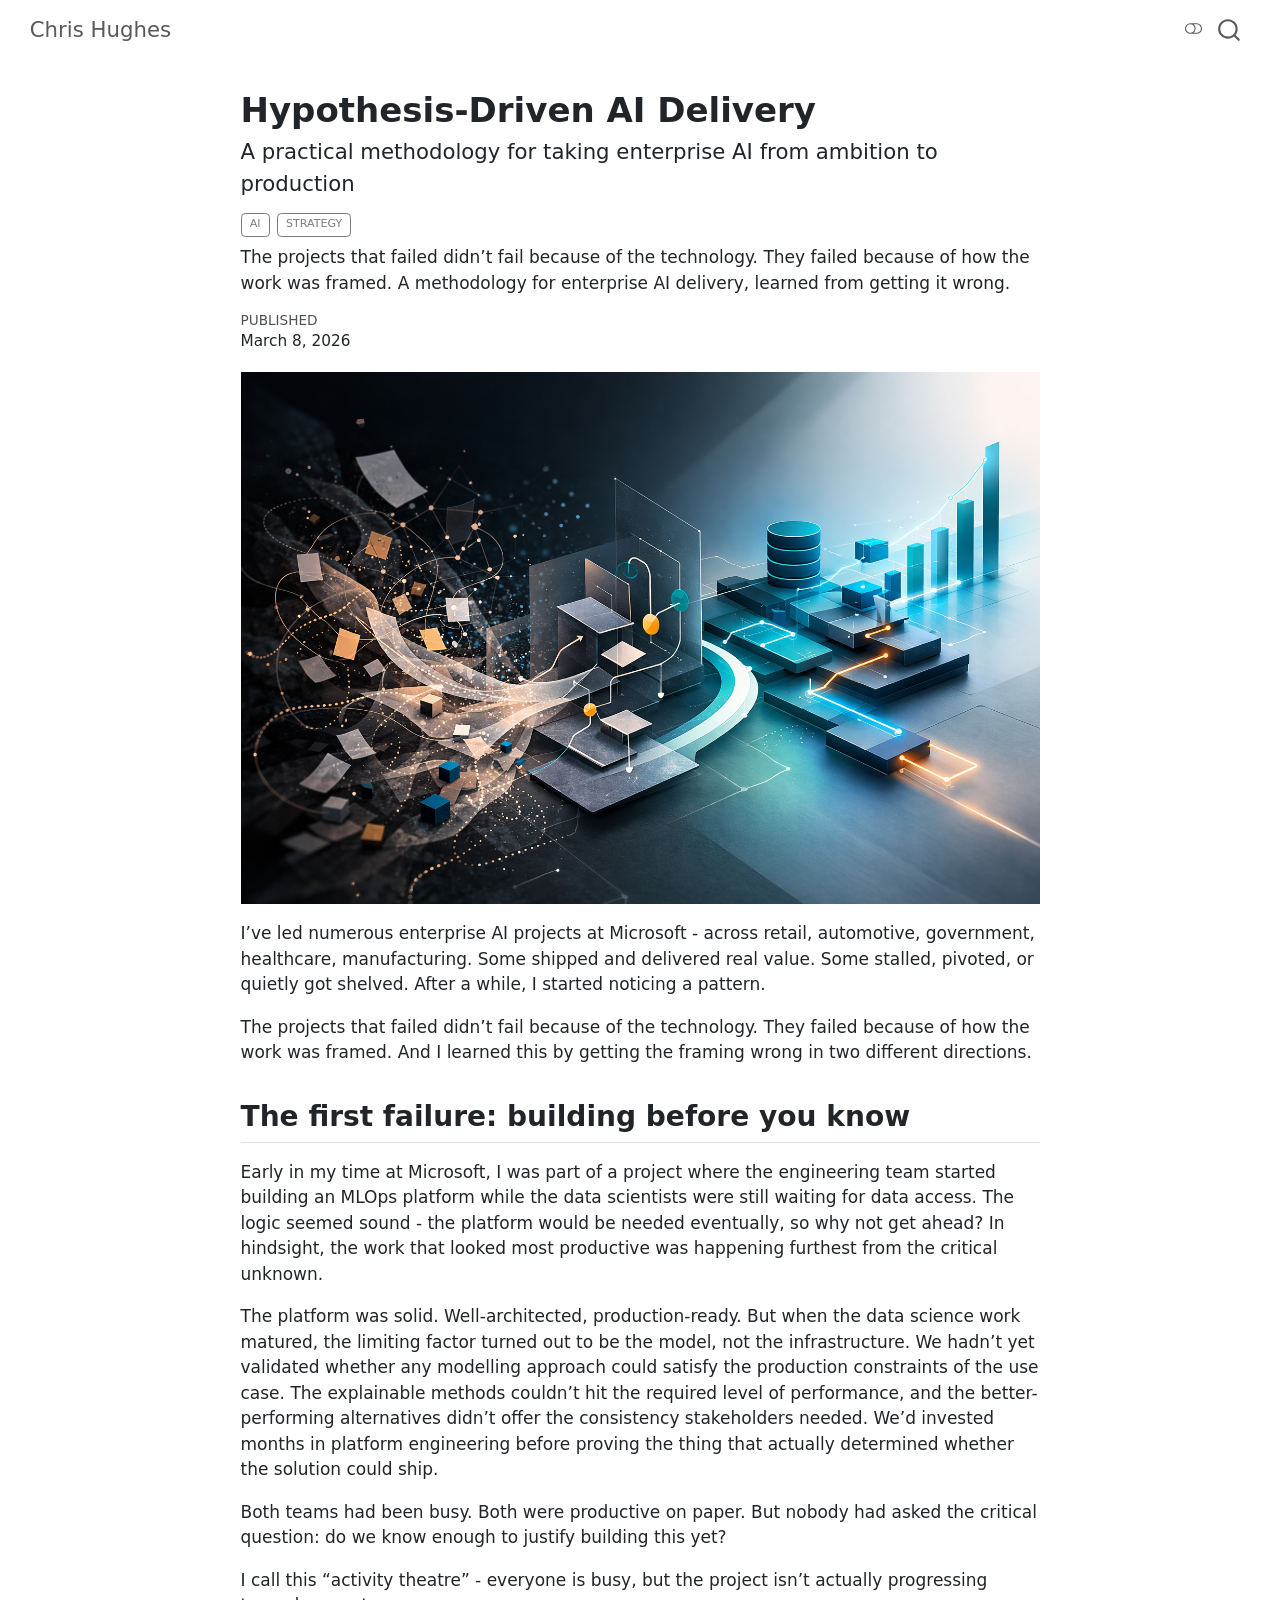
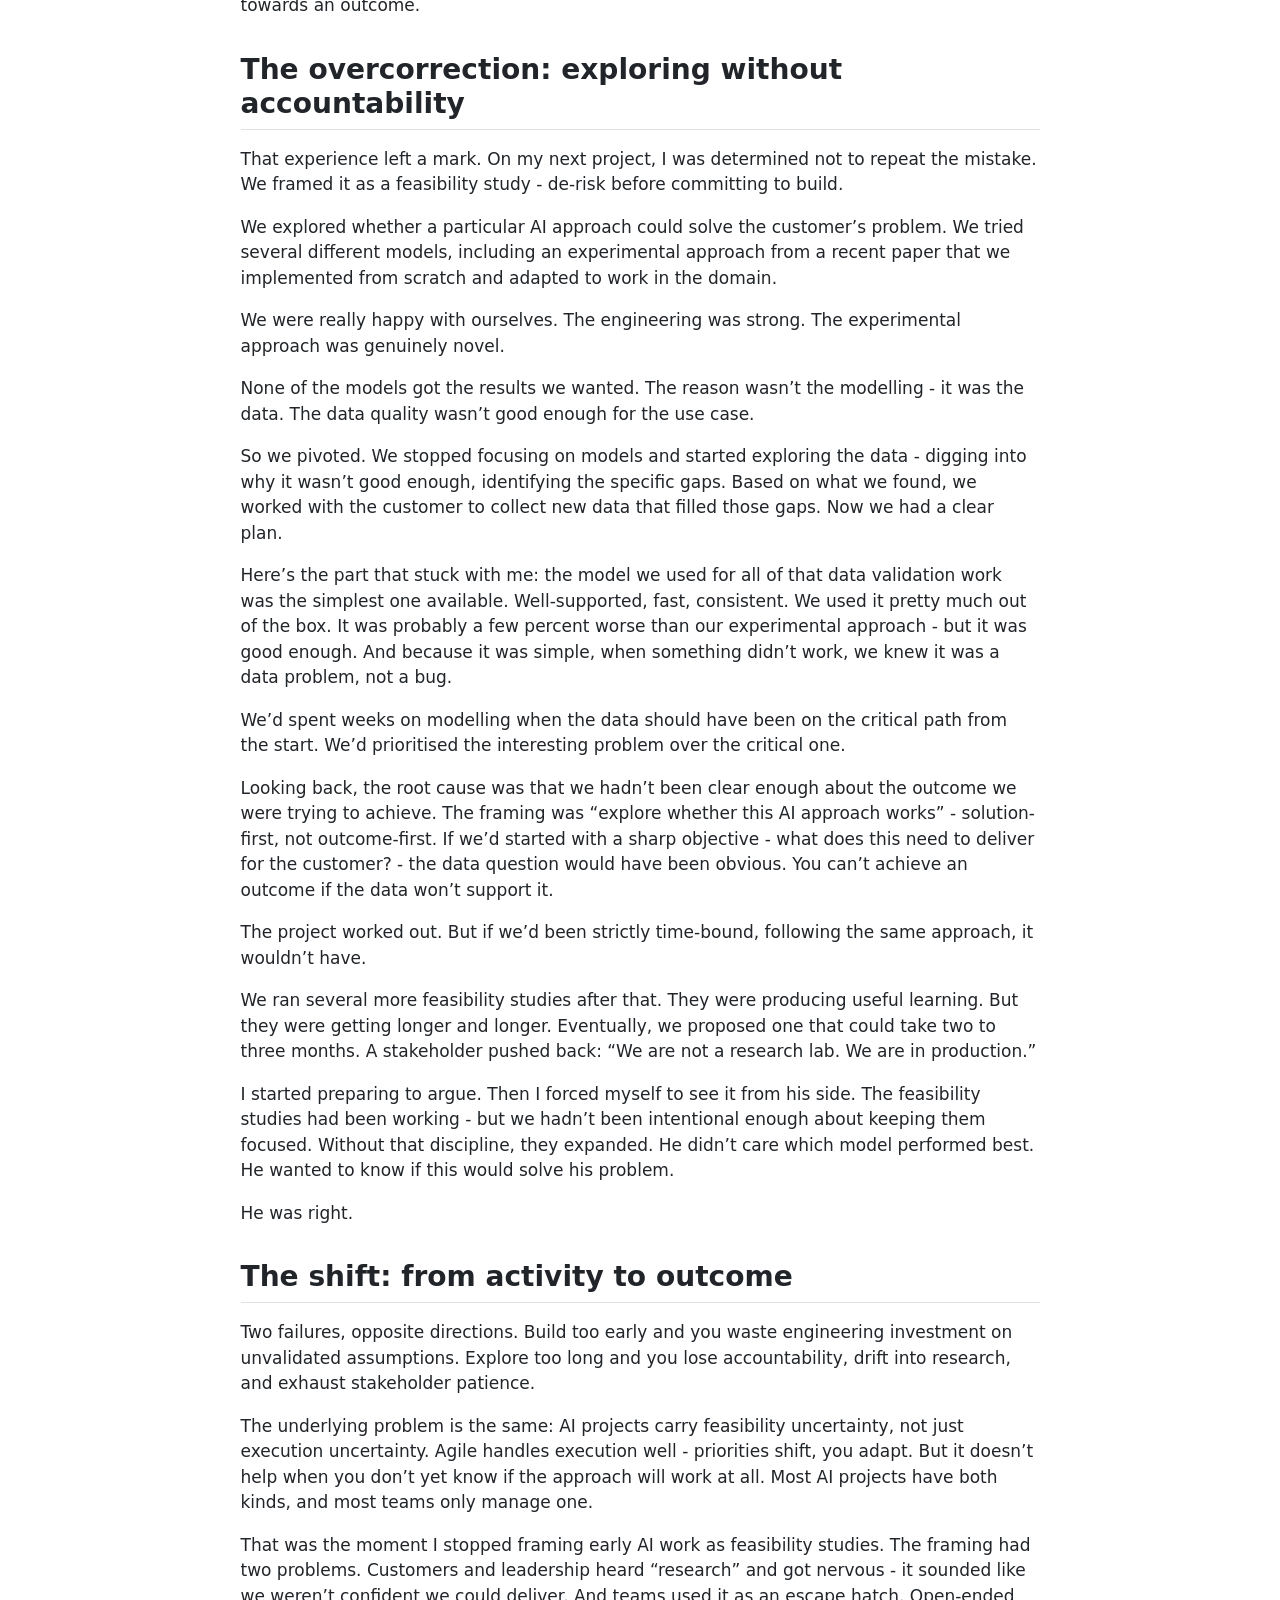
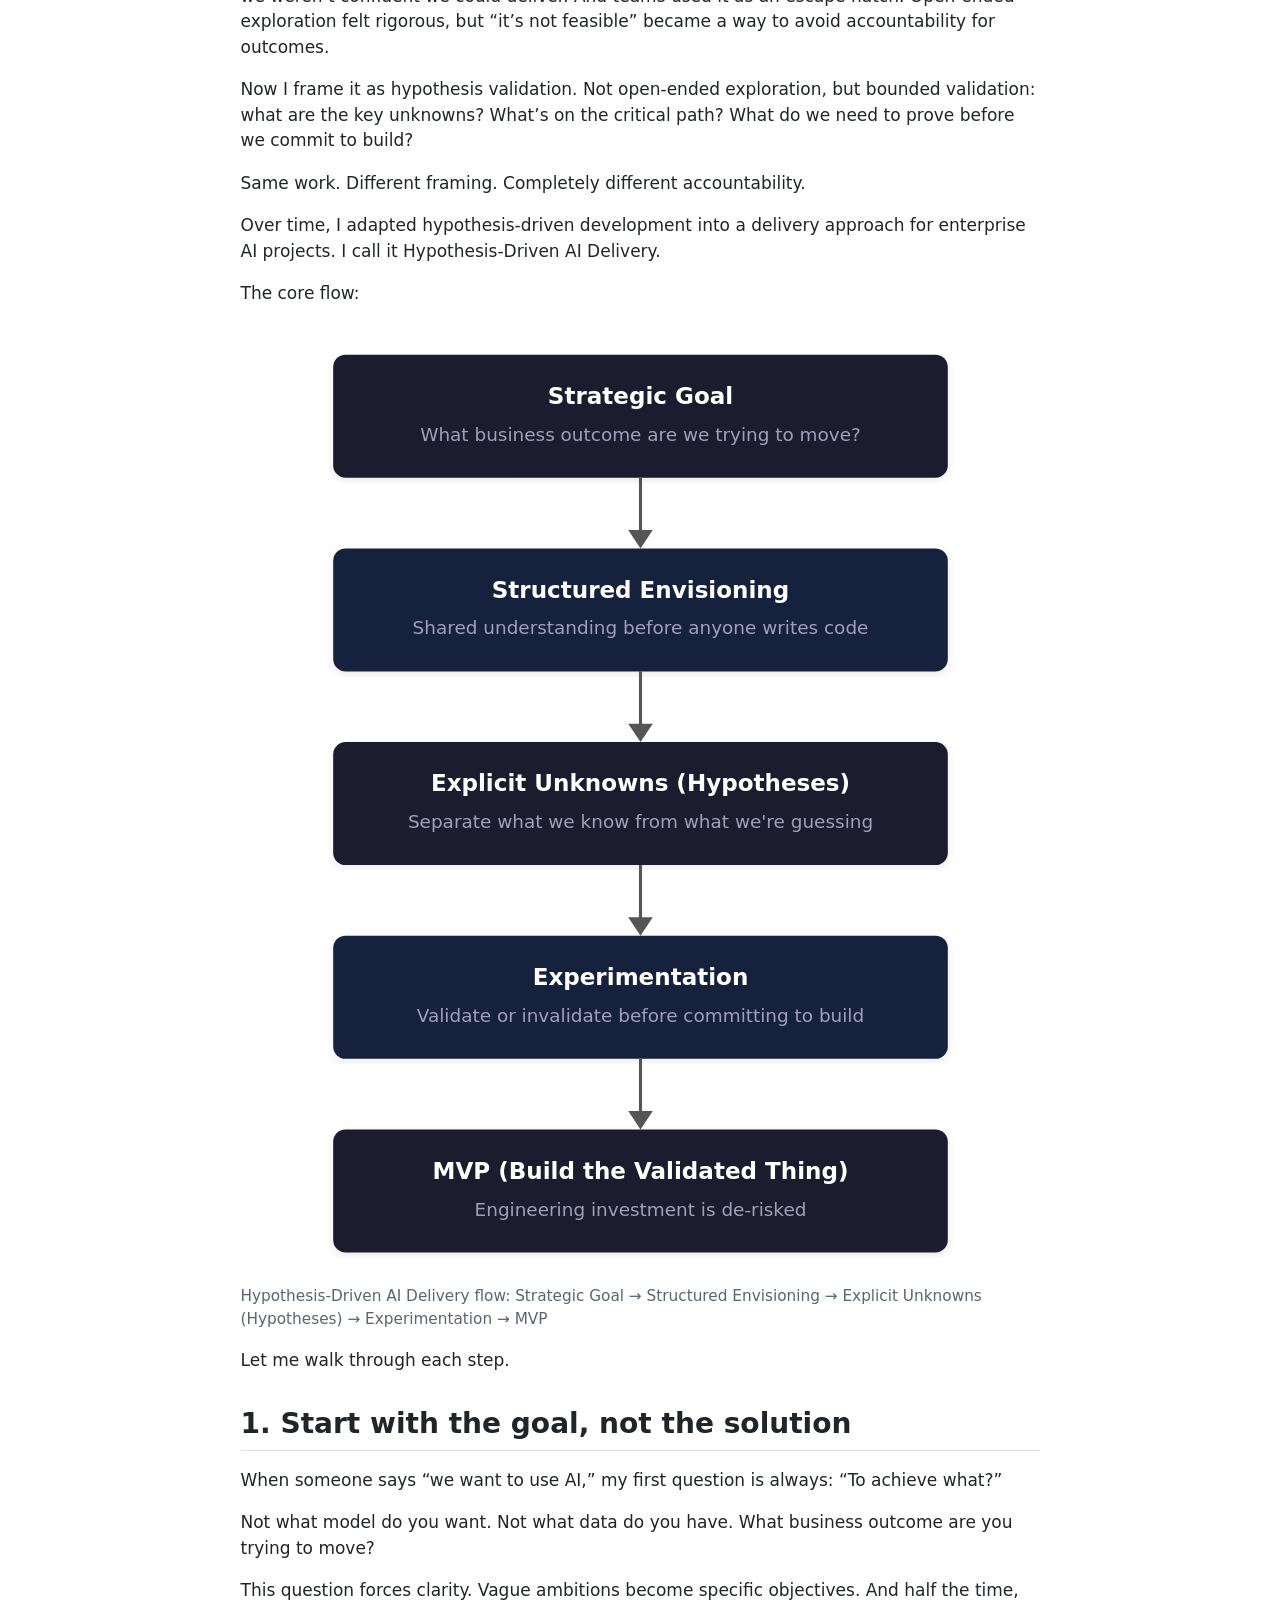
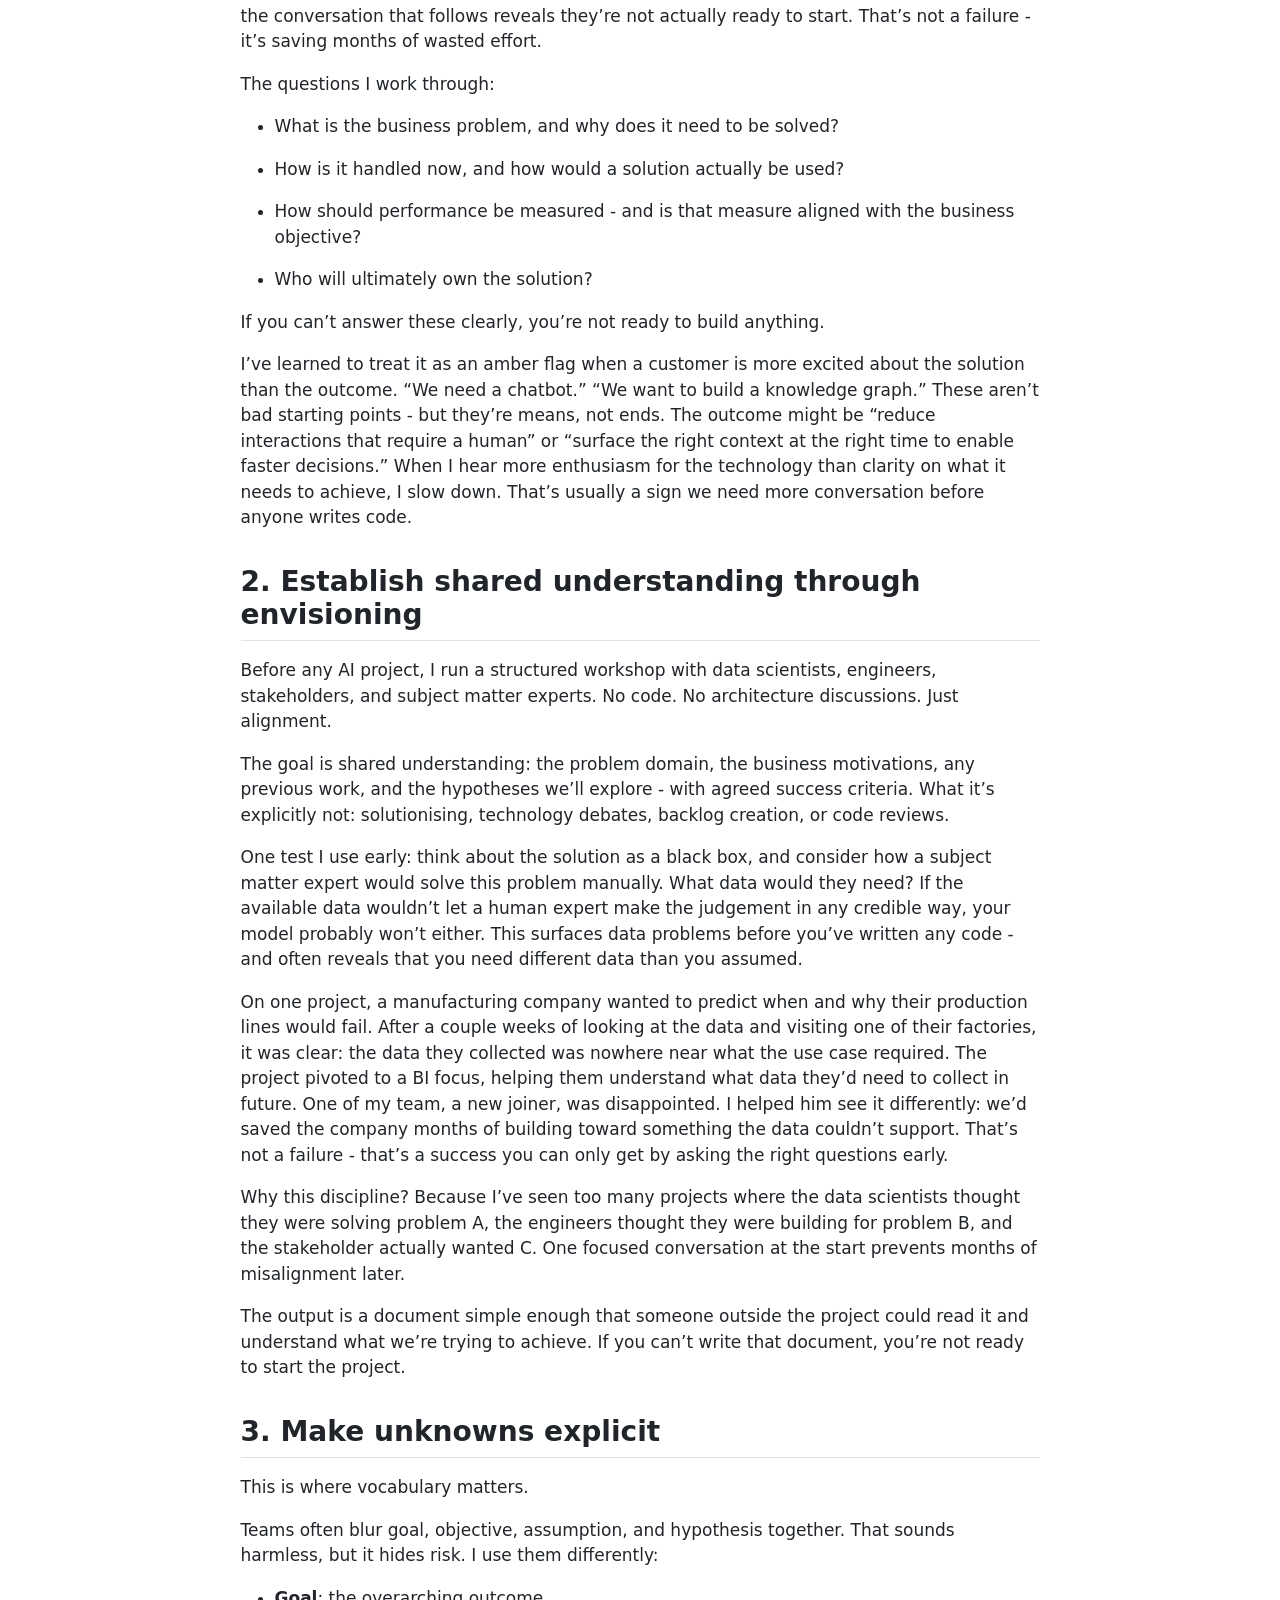
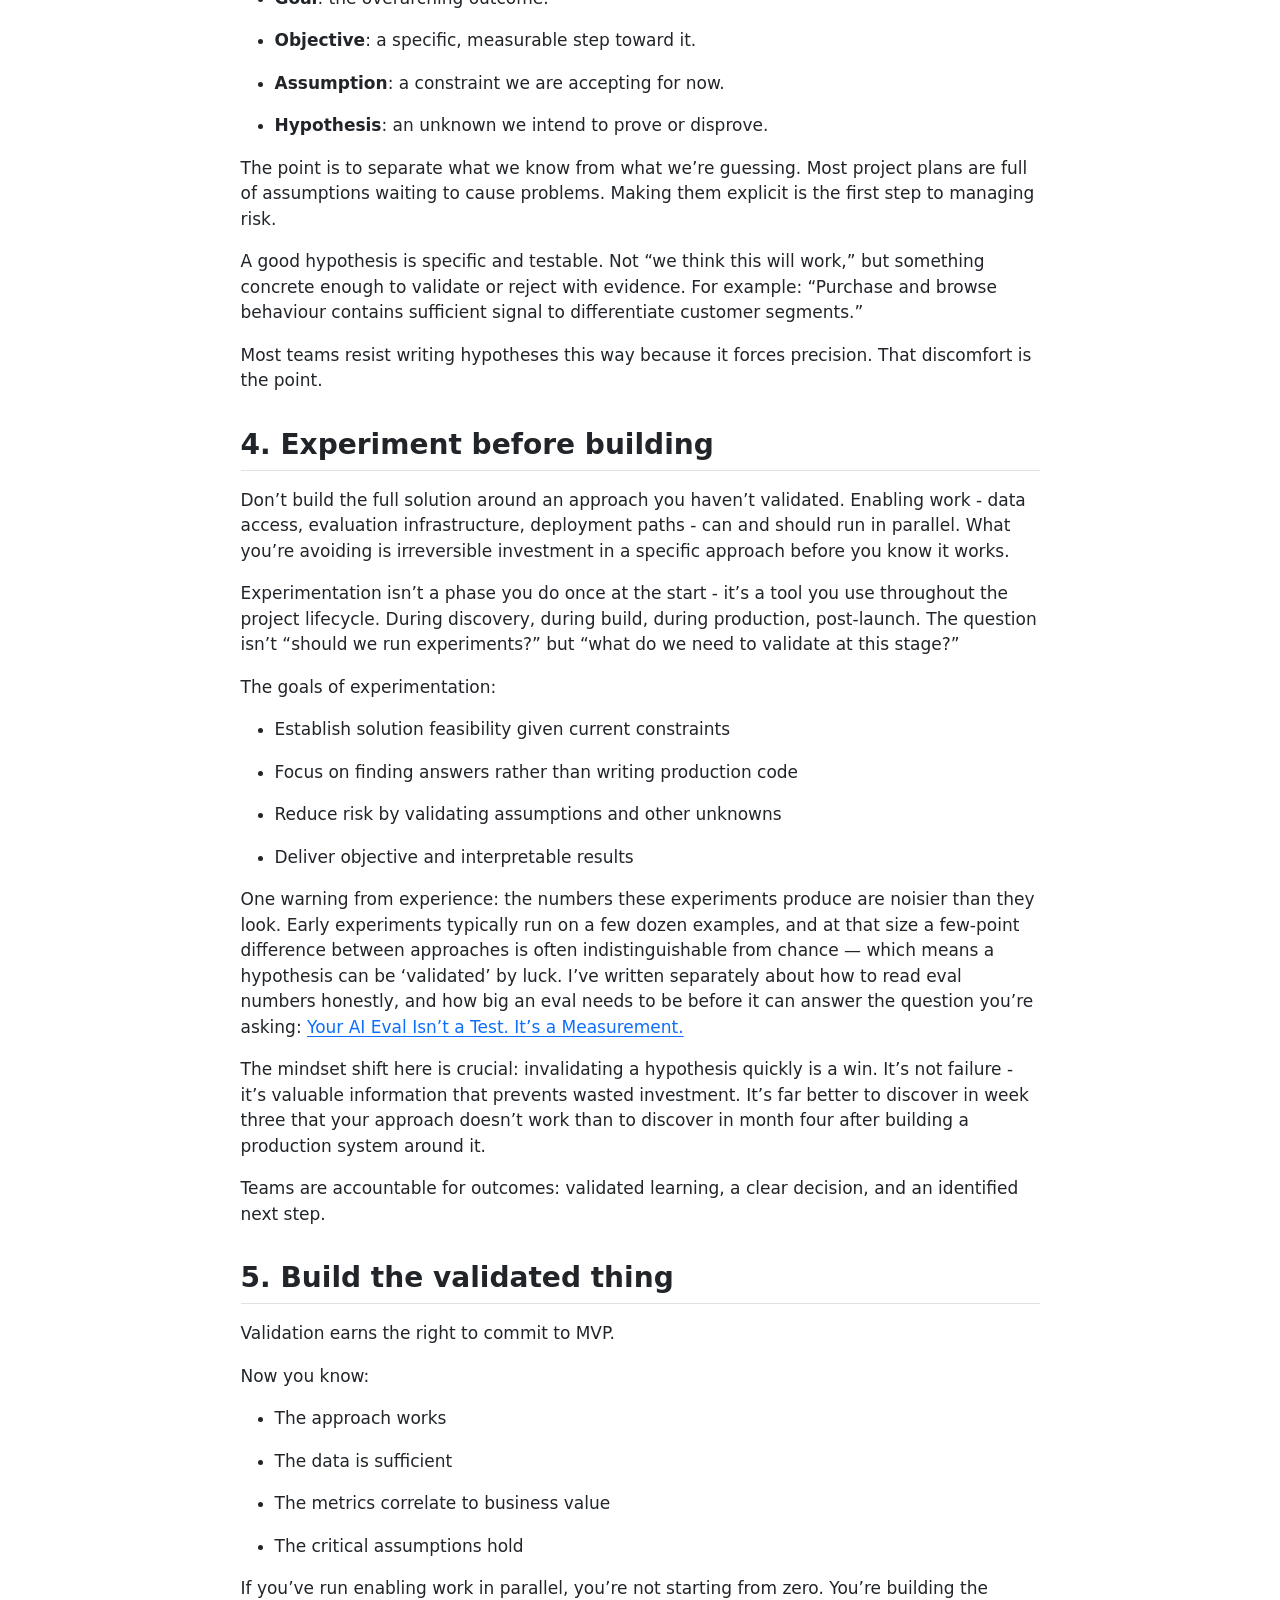
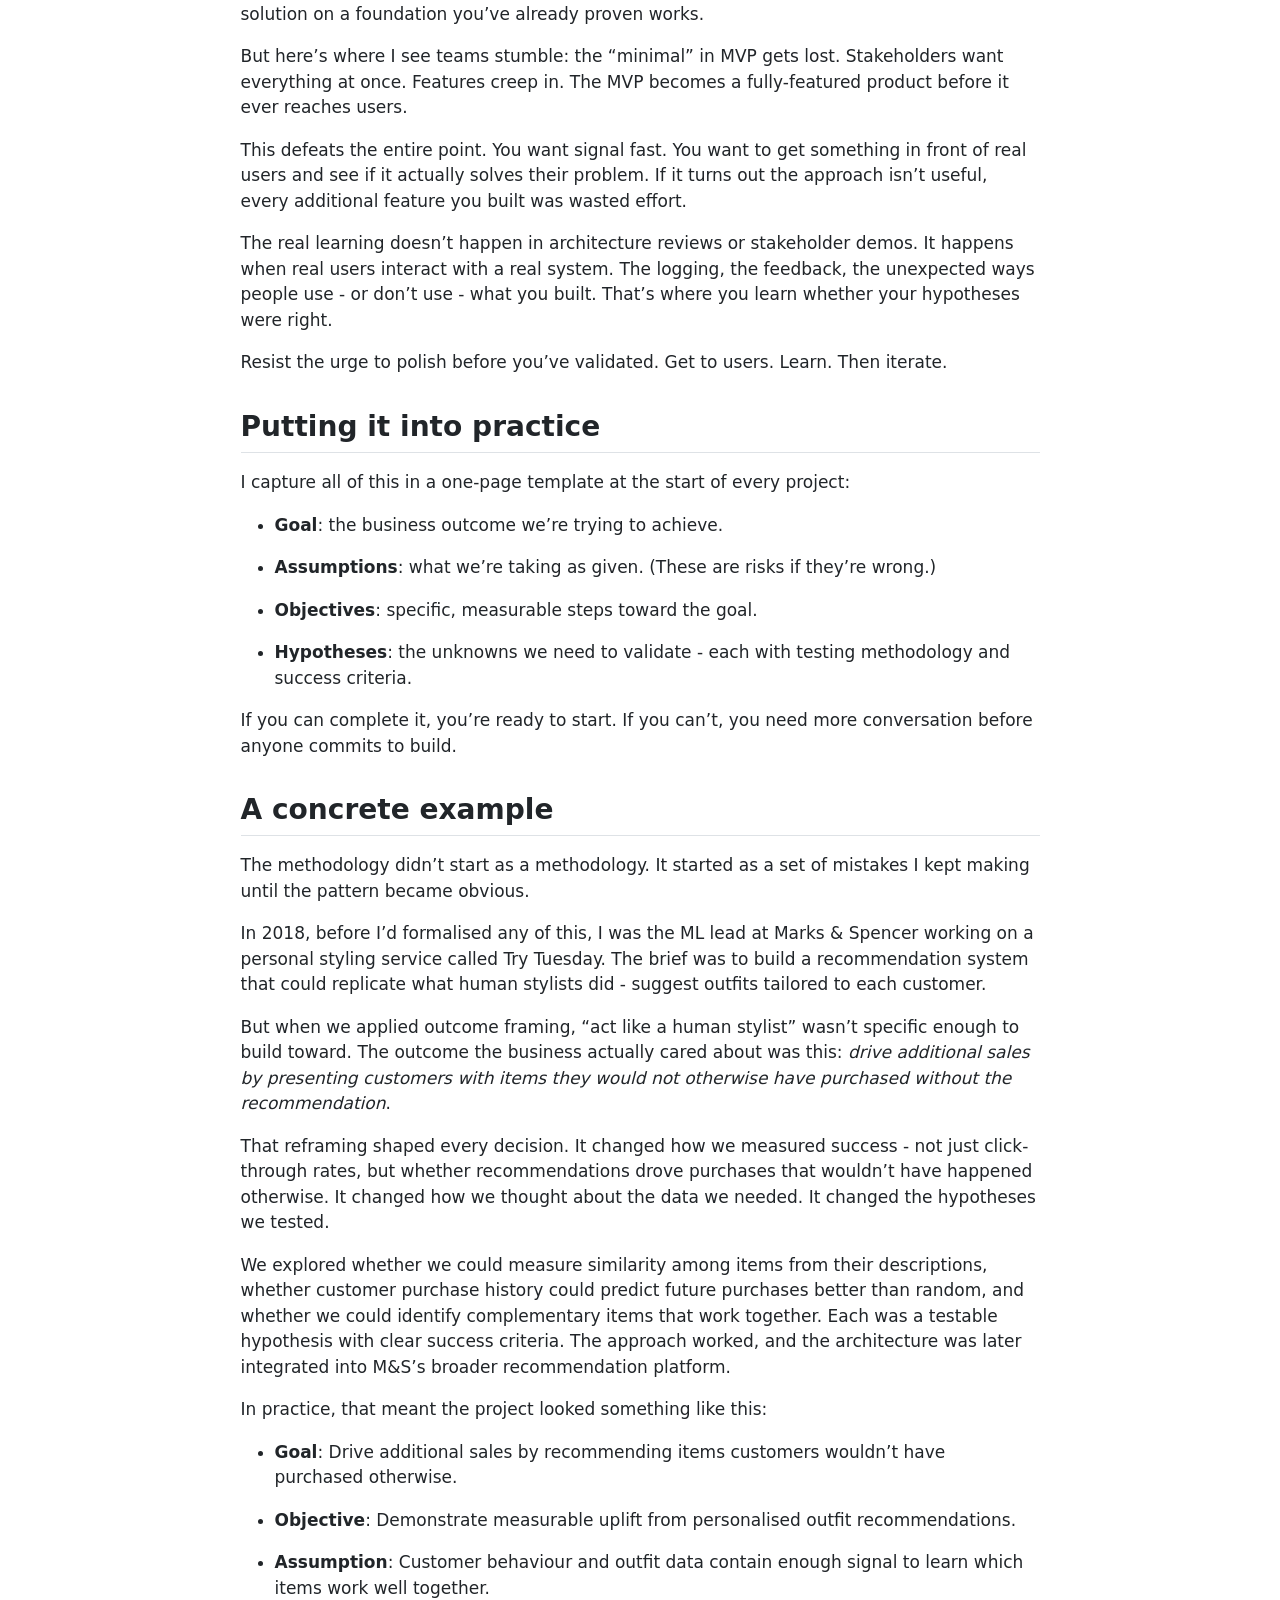
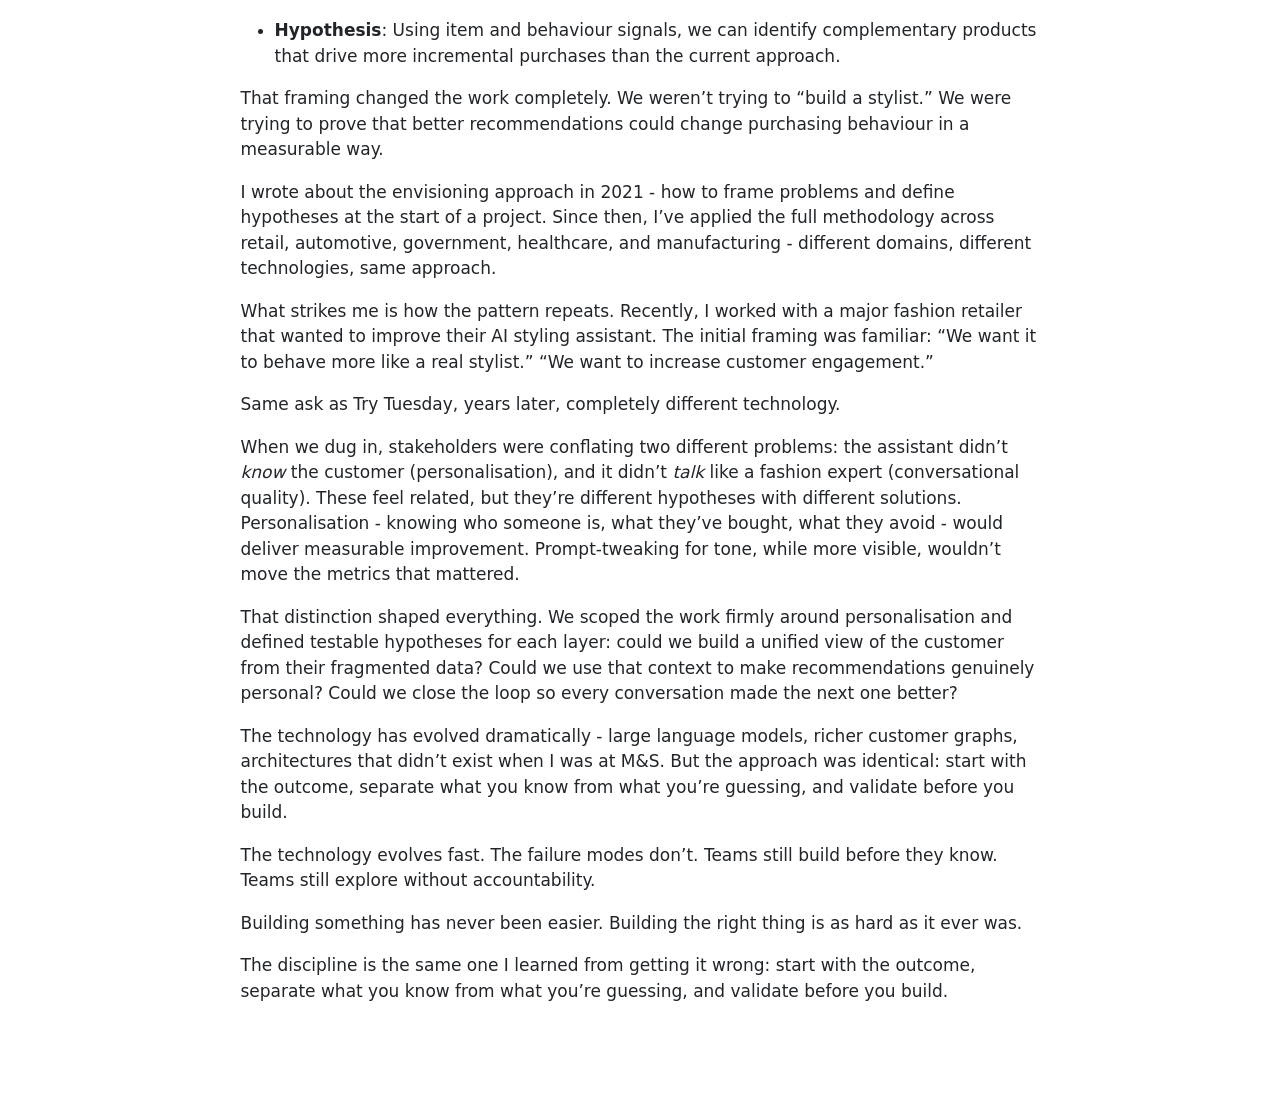
<file: writing/hypothesis-driven-ai-delivery/index.html>
<!DOCTYPE html>
<html xmlns="http://www.w3.org/1999/xhtml" lang="en" xml:lang="en"><head>

<meta charset="utf-8">
<meta name="generator" content="quarto-1.10.18">

<meta name="viewport" content="width=device-width, initial-scale=1.0, user-scalable=yes">

<meta name="dcterms.date" content="2026-03-08">
<meta name="description" content="The projects that failed didn’t fail because of the technology. They failed because of how the work was framed. A methodology for enterprise AI delivery, learned from getting it wrong.">

<title>Hypothesis-Driven AI Delivery – Chris Hughes</title>
<style>
/* Default styles provided by pandoc.
** See https://pandoc.org/MANUAL.html#variables-for-html for config info.
*/
span.smallcaps{font-variant: small-caps;}
div.columns{display: flex; gap: 1.5em;}
div.column{flex: auto;}
@media screen {
div.columns{gap: min(4vw, 1.5em);}
div.column{overflow-x: auto;}
}
div.hanging-indent{margin-left: 1.5em; text-indent: -1.5em;}
ul.task-list{list-style: none;}
ul.task-list li input[type="checkbox"] {
  width: 0.8em;
  margin: 0 0.8em 0.2em -1em; /* quarto-specific, see https://github.com/quarto-dev/quarto-cli/issues/4556 */ 
  vertical-align: middle;
}
</style>


<script src="../../site_libs/quarto-nav/quarto-nav.js"></script>
<script src="../../site_libs/quarto-nav/headroom.min.js"></script>
<script src="../../site_libs/clipboard/clipboard.min.js"></script>
<script src="../../site_libs/quarto-search/autocomplete.umd.js"></script>
<script src="../../site_libs/quarto-search/fuse.min.js"></script>
<script src="../../site_libs/quarto-search/quarto-search.js"></script>
<meta name="quarto:offset" content="../../">
<link href="../../profile.jpg" rel="icon" type="image/jpeg">
<script src="../../site_libs/quarto-html/quarto.js" type="module"></script>
<script src="../../site_libs/quarto-html/tabsets/tabsets.js" type="module"></script>
<script src="../../site_libs/quarto-html/popper.min.js"></script>
<script src="../../site_libs/quarto-html/tippy.umd.min.js"></script>
<script src="../../site_libs/quarto-html/anchor.min.js"></script>
<link href="../../site_libs/quarto-html/tippy.css" rel="stylesheet">
<link href="../../site_libs/quarto-html/quarto-syntax-highlighting-64a204ab8560d761af7679ceaba22944.css" rel="stylesheet" class="quarto-color-scheme" id="quarto-text-highlighting-styles">
<link href="../../site_libs/quarto-html/quarto-syntax-highlighting-dark-b85bc7c33db8c58e0ec93c3465666fed.css" rel="stylesheet" class="quarto-color-scheme quarto-color-alternate" id="quarto-text-highlighting-styles">
<link href="../../site_libs/quarto-html/quarto-syntax-highlighting-64a204ab8560d761af7679ceaba22944.css" rel="stylesheet" class="quarto-color-scheme-extra" id="quarto-text-highlighting-styles">
<script src="../../site_libs/bootstrap/bootstrap.min.js"></script>
<link href="../../site_libs/bootstrap/bootstrap-icons.css" rel="stylesheet">
<link href="../../site_libs/bootstrap/bootstrap-6105abc1fbcb78934dd6dfb0e21c61fe.min.css" rel="stylesheet" append-hash="true" class="quarto-color-scheme" id="quarto-bootstrap" data-mode="light">
<link href="../../site_libs/bootstrap/bootstrap-dark-bad7eb6acb78bec35b2014344c72f93c.min.css" rel="stylesheet" append-hash="true" class="quarto-color-scheme quarto-color-alternate" id="quarto-bootstrap" data-mode="dark">
<link href="../../site_libs/bootstrap/bootstrap-6105abc1fbcb78934dd6dfb0e21c61fe.min.css" rel="stylesheet" append-hash="true" class="quarto-color-scheme-extra" id="quarto-bootstrap" data-mode="light">
<script id="quarto-search-options" type="application/json">{
  "location": "navbar",
  "copy-button": false,
  "collapse-after": 3,
  "panel-placement": "end",
  "type": "overlay",
  "limit": 50,
  "keyboard-shortcut": [
    "f",
    "/",
    "s"
  ],
  "show-item-context": false,
  "language": {
    "search-no-results-text": "No results",
    "search-matching-documents-text": "matching documents",
    "search-copy-link-title": "Copy link to search",
    "search-hide-matches-text": "Hide additional matches",
    "search-more-match-text": "more match in this document",
    "search-more-matches-text": "more matches in this document",
    "search-clear-button-title": "Clear",
    "search-text-placeholder": "",
    "search-detached-cancel-button-title": "Cancel",
    "search-submit-button-title": "Submit",
    "search-label": "Search"
  }
}</script>
<meta name="google-site-verification" content="AGF-dapdxVAPw474kSusFtx18hRUnG14JVgfg-pqNw8">


<link rel="stylesheet" href="../../styles.css">
<meta property="og:title" content="Hypothesis-Driven AI Delivery – Chris Hughes">
<meta property="og:description" content="The projects that failed didn’t fail because of the technology. They failed because of how the work was framed. A methodology for enterprise AI delivery, learned from getting it wrong.">
<meta property="og:image" content="https://chris-hughes10.github.io/writing/hypothesis-driven-ai-delivery/hdd image.png">
<meta property="og:site_name" content="Chris Hughes">
<meta property="og:image:height" content="1024">
<meta property="og:image:width" content="1536">
<meta name="twitter:title" content="Hypothesis-Driven AI Delivery – Chris Hughes">
<meta name="twitter:description" content="The projects that failed didn’t fail because of the technology. They failed because of how the work was framed. A methodology for enterprise AI delivery, learned from getting it wrong.">
<meta name="twitter:image" content="https://chris-hughes10.github.io/writing/hypothesis-driven-ai-delivery/hdd image.png">
<meta name="twitter:image-height" content="1024">
<meta name="twitter:image-width" content="1536">
<meta name="twitter:card" content="summary_large_image">
</head>

<body class="nav-fixed fullcontent quarto-light"><script id="quarto-html-before-body" type="application/javascript">
    const toggleBodyColorMode = (bsSheetEl) => {
      const mode = bsSheetEl.getAttribute("data-mode");
      const bodyEl = window.document.querySelector("body");
      if (mode === "dark") {
        bodyEl.classList.add("quarto-dark");
        bodyEl.classList.remove("quarto-light");
      } else {
        bodyEl.classList.add("quarto-light");
        bodyEl.classList.remove("quarto-dark");
      }
    }
    const toggleBodyColorPrimary = () => {
      const bsSheetEl = window.document.querySelector("link#quarto-bootstrap:not([rel=disabled-stylesheet])");
      if (bsSheetEl) {
        toggleBodyColorMode(bsSheetEl);
      }
    }
    const setColorSchemeToggle = (alternate) => {
      const toggles = window.document.querySelectorAll('.quarto-color-scheme-toggle');
      for (let i=0; i < toggles.length; i++) {
        const toggle = toggles[i];
        if (toggle) {
          if (alternate) {
            toggle.classList.add("alternate");
          } else {
            toggle.classList.remove("alternate");
          }
        }
      }
    };
    const toggleColorMode = (alternate) => {
      // Switch the stylesheets
      const primaryStylesheets = window.document.querySelectorAll('link.quarto-color-scheme:not(.quarto-color-alternate)');
      const alternateStylesheets = window.document.querySelectorAll('link.quarto-color-scheme.quarto-color-alternate');
      manageTransitions('#quarto-margin-sidebar .nav-link', false);
      if (alternate) {
        // note: dark is layered on light, we don't disable primary!
        enableStylesheet(alternateStylesheets);
        for (const sheetNode of alternateStylesheets) {
          if (sheetNode.id === "quarto-bootstrap") {
            toggleBodyColorMode(sheetNode);
          }
        }
      } else {
        disableStylesheet(alternateStylesheets);
        enableStylesheet(primaryStylesheets)
        toggleBodyColorPrimary();
      }
      manageTransitions('#quarto-margin-sidebar .nav-link', true);
      // Switch the toggles
      setColorSchemeToggle(alternate)
      // Hack to workaround the fact that safari doesn't
      // properly recolor the scrollbar when toggling (#1455)
      if (navigator.userAgent.indexOf('Safari') > 0 && navigator.userAgent.indexOf('Chrome') == -1) {
        manageTransitions("body", false);
        window.scrollTo(0, 1);
        setTimeout(() => {
          window.scrollTo(0, 0);
          manageTransitions("body", true);
        }, 40);
      }
    }
    const disableStylesheet = (stylesheets) => {
      for (let i=0; i < stylesheets.length; i++) {
        const stylesheet = stylesheets[i];
        stylesheet.rel = 'disabled-stylesheet';
      }
    }
    const enableStylesheet = (stylesheets) => {
      for (let i=0; i < stylesheets.length; i++) {
        const stylesheet = stylesheets[i];
        if(stylesheet.rel !== 'stylesheet') { // for Chrome, which will still FOUC without this check
          stylesheet.rel = 'stylesheet';
        }
      }
    }
    const manageTransitions = (selector, allowTransitions) => {
      const els = window.document.querySelectorAll(selector);
      for (let i=0; i < els.length; i++) {
        const el = els[i];
        if (allowTransitions) {
          el.classList.remove('notransition');
        } else {
          el.classList.add('notransition');
        }
      }
    }
    const isFileUrl = () => {
      return window.location.protocol === 'file:';
    }
    const hasAlternateSentinel = () => {
      let styleSentinel = getColorSchemeSentinel();
      if (styleSentinel !== null) {
        return styleSentinel === "alternate";
      } else {
        return false;
      }
    }
    const setStyleSentinel = (alternate) => {
      const value = alternate ? "alternate" : "default";
      if (!isFileUrl()) {
        window.localStorage.setItem("quarto-color-scheme", value);
      } else {
        localAlternateSentinel = value;
      }
    }
    const getColorSchemeSentinel = () => {
      if (!isFileUrl()) {
        const storageValue = window.localStorage.getItem("quarto-color-scheme");
        return storageValue != null ? storageValue : localAlternateSentinel;
      } else {
        return localAlternateSentinel;
      }
    }
    const toggleGiscusIfUsed = (isAlternate, darkModeDefault) => {
      const baseTheme = document.querySelector('#giscus-base-theme')?.value ?? 'light';
      const alternateTheme = document.querySelector('#giscus-alt-theme')?.value ?? 'dark';
      let newTheme = '';
      if(authorPrefersDark) {
        newTheme = isAlternate ? baseTheme : alternateTheme;
      } else {
        newTheme = isAlternate ? alternateTheme : baseTheme;
      }
      const changeGiscusTheme = () => {
        // From: https://github.com/giscus/giscus/issues/336
        const sendMessage = (message) => {
          const iframe = document.querySelector('iframe.giscus-frame');
          if (!iframe) return;
          iframe.contentWindow.postMessage({ giscus: message }, 'https://giscus.app');
        }
        sendMessage({
          setConfig: {
            theme: newTheme
          }
        });
      }
      const isGiscussLoaded = window.document.querySelector('iframe.giscus-frame') !== null;
      if (isGiscussLoaded) {
        changeGiscusTheme();
      }
    };
    const authorPrefersDark = false;
    const darkModeDefault = authorPrefersDark;
      document.querySelector('link#quarto-text-highlighting-styles.quarto-color-scheme-extra').rel = 'disabled-stylesheet';
      document.querySelector('link#quarto-bootstrap.quarto-color-scheme-extra').rel = 'disabled-stylesheet';
    let localAlternateSentinel = darkModeDefault ? 'alternate' : 'default';
    // Dark / light mode switch
    window.quartoToggleColorScheme = () => {
      // Read the current dark / light value
      let toAlternate = !hasAlternateSentinel();
      toggleColorMode(toAlternate);
      setStyleSentinel(toAlternate);
      toggleGiscusIfUsed(toAlternate, darkModeDefault);
      window.dispatchEvent(new Event('resize'));
    };
    // Switch to dark mode if need be
    if (hasAlternateSentinel()) {
      toggleColorMode(true);
    } else {
      toggleColorMode(false);
    }
  </script>

<div id="quarto-search-results"></div>
  <header id="quarto-header" class="headroom fixed-top">
    <nav class="navbar navbar-expand-lg " data-bs-theme="dark">
      <div class="navbar-container container-fluid">
      <div class="navbar-brand-container mx-auto">
    <a class="navbar-brand" href="../../index.html">
    <span class="navbar-title">Chris Hughes</span>
    </a>
  </div>
        <div class="quarto-navbar-tools tools-end">
  <a href="" class="quarto-color-scheme-toggle quarto-navigation-tool  px-1" onclick="window.quartoToggleColorScheme(); return false;" title="Toggle dark mode"><i class="bi"></i></a>
</div>
          <div id="quarto-search" class="" title="Search"></div>
      </div> <!-- /container-fluid -->
    </nav>
</header>
<!-- content -->
<div id="quarto-content" class="quarto-container page-columns page-rows-contents page-layout-article page-navbar">
<!-- sidebar -->
<!-- margin-sidebar -->
    
<!-- main -->
<main class="content" id="quarto-document-content">


<header id="title-block-header" class="quarto-title-block default">
<div class="quarto-title">
<h1 class="title">Hypothesis-Driven AI Delivery</h1>
<p class="subtitle lead">A practical methodology for taking enterprise AI from ambition to production</p>
  <div class="quarto-categories">
    <div class="quarto-category">AI</div>
    <div class="quarto-category">Strategy</div>
  </div>
  </div>

<div>
  <div class="description">
    The projects that failed didn’t fail because of the technology. They failed because of how the work was framed. A methodology for enterprise AI delivery, learned from getting it wrong.
  </div>
</div>


<div class="quarto-title-meta">

    
    <div>
    <div class="quarto-title-meta-heading">Published</div>
    <div class="quarto-title-meta-contents">
      <p class="date">March 8, 2026</p>
    </div>
  </div>
  
    
  </div>
  


</header>


<p><img src="hdd image.png" class="img-fluid"></p>
<p>I’ve led numerous enterprise AI projects at Microsoft - across retail, automotive, government, healthcare, manufacturing. Some shipped and delivered real value. Some stalled, pivoted, or quietly got shelved. After a while, I started noticing a pattern.</p>
<p>The projects that failed didn’t fail because of the technology. They failed because of how the work was framed. And I learned this by getting the framing wrong in two different directions.</p>
<section id="the-first-failure-building-before-you-know" class="level2">
<h2 class="anchored" data-anchor-id="the-first-failure-building-before-you-know">The first failure: building before you know</h2>
<p>Early in my time at Microsoft, I was part of a project where the engineering team started building an MLOps platform while the data scientists were still waiting for data access. The logic seemed sound - the platform would be needed eventually, so why not get ahead? In hindsight, the work that looked most productive was happening furthest from the critical unknown.</p>
<p>The platform was solid. Well-architected, production-ready. But when the data science work matured, the limiting factor turned out to be the model, not the infrastructure. We hadn’t yet validated whether any modelling approach could satisfy the production constraints of the use case. The explainable methods couldn’t hit the required level of performance, and the better-performing alternatives didn’t offer the consistency stakeholders needed. We’d invested months in platform engineering before proving the thing that actually determined whether the solution could ship.</p>
<p>Both teams had been busy. Both were productive on paper. But nobody had asked the critical question: do we know enough to justify building this yet?</p>
<p>I call this “activity theatre” - everyone is busy, but the project isn’t actually progressing towards an outcome.</p>
</section>
<section id="the-overcorrection-exploring-without-accountability" class="level2">
<h2 class="anchored" data-anchor-id="the-overcorrection-exploring-without-accountability">The overcorrection: exploring without accountability</h2>
<p>That experience left a mark. On my next project, I was determined not to repeat the mistake. We framed it as a feasibility study - de-risk before committing to build.</p>
<p>We explored whether a particular AI approach could solve the customer’s problem. We tried several different models, including an experimental approach from a recent paper that we implemented from scratch and adapted to work in the domain.</p>
<p>We were really happy with ourselves. The engineering was strong. The experimental approach was genuinely novel.</p>
<p>None of the models got the results we wanted. The reason wasn’t the modelling - it was the data. The data quality wasn’t good enough for the use case.</p>
<p>So we pivoted. We stopped focusing on models and started exploring the data - digging into why it wasn’t good enough, identifying the specific gaps. Based on what we found, we worked with the customer to collect new data that filled those gaps. Now we had a clear plan.</p>
<p>Here’s the part that stuck with me: the model we used for all of that data validation work was the simplest one available. Well-supported, fast, consistent. We used it pretty much out of the box. It was probably a few percent worse than our experimental approach - but it was good enough. And because it was simple, when something didn’t work, we knew it was a data problem, not a bug.</p>
<p>We’d spent weeks on modelling when the data should have been on the critical path from the start. We’d prioritised the interesting problem over the critical one.</p>
<p>Looking back, the root cause was that we hadn’t been clear enough about the outcome we were trying to achieve. The framing was “explore whether this AI approach works” - solution-first, not outcome-first. If we’d started with a sharp objective - what does this need to deliver for the customer? - the data question would have been obvious. You can’t achieve an outcome if the data won’t support it.</p>
<p>The project worked out. But if we’d been strictly time-bound, following the same approach, it wouldn’t have.</p>
<p>We ran several more feasibility studies after that. They were producing useful learning. But they were getting longer and longer. Eventually, we proposed one that could take two to three months. A stakeholder pushed back: “We are not a research lab. We are in production.”</p>
<p>I started preparing to argue. Then I forced myself to see it from his side. The feasibility studies had been working - but we hadn’t been intentional enough about keeping them focused. Without that discipline, they expanded. He didn’t care which model performed best. He wanted to know if this would solve his problem.</p>
<p>He was right.</p>
</section>
<section id="the-shift-from-activity-to-outcome" class="level2">
<h2 class="anchored" data-anchor-id="the-shift-from-activity-to-outcome">The shift: from activity to outcome</h2>
<p>Two failures, opposite directions. Build too early and you waste engineering investment on unvalidated assumptions. Explore too long and you lose accountability, drift into research, and exhaust stakeholder patience.</p>
<p>The underlying problem is the same: AI projects carry feasibility uncertainty, not just execution uncertainty. Agile handles execution well - priorities shift, you adapt. But it doesn’t help when you don’t yet know if the approach will work at all. Most AI projects have both kinds, and most teams only manage one.</p>
<p>That was the moment I stopped framing early AI work as feasibility studies. The framing had two problems. Customers and leadership heard “research” and got nervous - it sounded like we weren’t confident we could deliver. And teams used it as an escape hatch. Open-ended exploration felt rigorous, but “it’s not feasible” became a way to avoid accountability for outcomes.</p>
<p>Now I frame it as hypothesis validation. Not open-ended exploration, but bounded validation: what are the key unknowns? What’s on the critical path? What do we need to prove before we commit to build?</p>
<p>Same work. Different framing. Completely different accountability.</p>
<p>Over time, I adapted hypothesis-driven development into a delivery approach for enterprise AI projects. I call it Hypothesis-Driven AI Delivery.</p>
<p>The core flow:</p>
<div class="quarto-figure quarto-figure-center">
<figure class="figure">
<p><img src="hypothesis_driven_flow.svg" class="img-fluid figure-img"></p>
<figcaption>Hypothesis-Driven AI Delivery flow: Strategic Goal → Structured Envisioning → Explicit Unknowns (Hypotheses) → Experimentation → MVP</figcaption>
</figure>
</div>
<p>Let me walk through each step.</p>
</section>
<section id="start-with-the-goal-not-the-solution" class="level2">
<h2 class="anchored" data-anchor-id="start-with-the-goal-not-the-solution">1. Start with the goal, not the solution</h2>
<p>When someone says “we want to use AI,” my first question is always: “To achieve what?”</p>
<p>Not what model do you want. Not what data do you have. What business outcome are you trying to move?</p>
<p>This question forces clarity. Vague ambitions become specific objectives. And half the time, the conversation that follows reveals they’re not actually ready to start. That’s not a failure - it’s saving months of wasted effort.</p>
<p>The questions I work through:</p>
<ul>
<li><p>What is the business problem, and why does it need to be solved?</p></li>
<li><p>How is it handled now, and how would a solution actually be used?</p></li>
<li><p>How should performance be measured - and is that measure aligned with the business objective?</p></li>
<li><p>Who will ultimately own the solution?</p></li>
</ul>
<p>If you can’t answer these clearly, you’re not ready to build anything.</p>
<p>I’ve learned to treat it as an amber flag when a customer is more excited about the solution than the outcome. “We need a chatbot.” “We want to build a knowledge graph.” These aren’t bad starting points - but they’re means, not ends. The outcome might be “reduce interactions that require a human” or “surface the right context at the right time to enable faster decisions.” When I hear more enthusiasm for the technology than clarity on what it needs to achieve, I slow down. That’s usually a sign we need more conversation before anyone writes code.</p>
</section>
<section id="establish-shared-understanding-through-envisioning" class="level2">
<h2 class="anchored" data-anchor-id="establish-shared-understanding-through-envisioning">2. Establish shared understanding through envisioning</h2>
<p>Before any AI project, I run a structured workshop with data scientists, engineers, stakeholders, and subject matter experts. No code. No architecture discussions. Just alignment.</p>
<p>The goal is shared understanding: the problem domain, the business motivations, any previous work, and the hypotheses we’ll explore - with agreed success criteria. What it’s explicitly not: solutionising, technology debates, backlog creation, or code reviews.</p>
<p>One test I use early: think about the solution as a black box, and consider how a subject matter expert would solve this problem manually. What data would they need? If the available data wouldn’t let a human expert make the judgement in any credible way, your model probably won’t either. This surfaces data problems before you’ve written any code - and often reveals that you need different data than you assumed.</p>
<p>On one project, a manufacturing company wanted to predict when and why their production lines would fail. After a couple weeks of looking at the data and visiting one of their factories, it was clear: the data they collected was nowhere near what the use case required. The project pivoted to a BI focus, helping them understand what data they’d need to collect in future. One of my team, a new joiner, was disappointed. I helped him see it differently: we’d saved the company months of building toward something the data couldn’t support. That’s not a failure - that’s a success you can only get by asking the right questions early.</p>
<p>Why this discipline? Because I’ve seen too many projects where the data scientists thought they were solving problem A, the engineers thought they were building for problem B, and the stakeholder actually wanted C. One focused conversation at the start prevents months of misalignment later.</p>
<p>The output is a document simple enough that someone outside the project could read it and understand what we’re trying to achieve. If you can’t write that document, you’re not ready to start the project.</p>
</section>
<section id="make-unknowns-explicit" class="level2">
<h2 class="anchored" data-anchor-id="make-unknowns-explicit">3. Make unknowns explicit</h2>
<p>This is where vocabulary matters.</p>
<p>Teams often blur goal, objective, assumption, and hypothesis together. That sounds harmless, but it hides risk. I use them differently:</p>
<ul>
<li><p><strong>Goal</strong>: the overarching outcome.</p></li>
<li><p><strong>Objective</strong>: a specific, measurable step toward it.</p></li>
<li><p><strong>Assumption</strong>: a constraint we are accepting for now.</p></li>
<li><p><strong>Hypothesis</strong>: an unknown we intend to prove or disprove.</p></li>
</ul>
<p>The point is to separate what we know from what we’re guessing. Most project plans are full of assumptions waiting to cause problems. Making them explicit is the first step to managing risk.</p>
<p>A good hypothesis is specific and testable. Not “we think this will work,” but something concrete enough to validate or reject with evidence. For example: “Purchase and browse behaviour contains sufficient signal to differentiate customer segments.”</p>
<p>Most teams resist writing hypotheses this way because it forces precision. That discomfort is the point.</p>
</section>
<section id="experiment-before-building" class="level2">
<h2 class="anchored" data-anchor-id="experiment-before-building">4. Experiment before building</h2>
<p>Don’t build the full solution around an approach you haven’t validated. Enabling work - data access, evaluation infrastructure, deployment paths - can and should run in parallel. What you’re avoiding is irreversible investment in a specific approach before you know it works.</p>
<p>Experimentation isn’t a phase you do once at the start - it’s a tool you use throughout the project lifecycle. During discovery, during build, during production, post-launch. The question isn’t “should we run experiments?” but “what do we need to validate at this stage?”</p>
<p>The goals of experimentation:</p>
<ul>
<li><p>Establish solution feasibility given current constraints</p></li>
<li><p>Focus on finding answers rather than writing production code</p></li>
<li><p>Reduce risk by validating assumptions and other unknowns</p></li>
<li><p>Deliver objective and interpretable results</p></li>
</ul>
<p>One warning from experience: the numbers these experiments produce are noisier than they look. Early experiments typically run on a few dozen examples, and at that size a few-point difference between approaches is often indistinguishable from chance — which means a hypothesis can be ‘validated’ by luck. I’ve written separately about how to read eval numbers honestly, and how big an eval needs to be before it can answer the question you’re asking: <a href="../../posts/evals-are-measurements-not-tests/">Your AI Eval Isn’t a Test. It’s a Measurement.</a></p>
<p>The mindset shift here is crucial: invalidating a hypothesis quickly is a win. It’s not failure - it’s valuable information that prevents wasted investment. It’s far better to discover in week three that your approach doesn’t work than to discover in month four after building a production system around it.</p>
<p>Teams are accountable for outcomes: validated learning, a clear decision, and an identified next step.</p>
</section>
<section id="build-the-validated-thing" class="level2">
<h2 class="anchored" data-anchor-id="build-the-validated-thing">5. Build the validated thing</h2>
<p>Validation earns the right to commit to MVP.</p>
<p>Now you know:</p>
<ul>
<li><p>The approach works</p></li>
<li><p>The data is sufficient</p></li>
<li><p>The metrics correlate to business value</p></li>
<li><p>The critical assumptions hold</p></li>
</ul>
<p>If you’ve run enabling work in parallel, you’re not starting from zero. You’re building the solution on a foundation you’ve already proven works.</p>
<p>But here’s where I see teams stumble: the “minimal” in MVP gets lost. Stakeholders want everything at once. Features creep in. The MVP becomes a fully-featured product before it ever reaches users.</p>
<p>This defeats the entire point. You want signal fast. You want to get something in front of real users and see if it actually solves their problem. If it turns out the approach isn’t useful, every additional feature you built was wasted effort.</p>
<p>The real learning doesn’t happen in architecture reviews or stakeholder demos. It happens when real users interact with a real system. The logging, the feedback, the unexpected ways people use - or don’t use - what you built. That’s where you learn whether your hypotheses were right.</p>
<p>Resist the urge to polish before you’ve validated. Get to users. Learn. Then iterate.</p>
</section>
<section id="putting-it-into-practice" class="level2">
<h2 class="anchored" data-anchor-id="putting-it-into-practice">Putting it into practice</h2>
<p>I capture all of this in a one-page template at the start of every project:</p>
<ul>
<li><p><strong>Goal</strong>: the business outcome we’re trying to achieve.</p></li>
<li><p><strong>Assumptions</strong>: what we’re taking as given. (These are risks if they’re wrong.)</p></li>
<li><p><strong>Objectives</strong>: specific, measurable steps toward the goal.</p></li>
<li><p><strong>Hypotheses</strong>: the unknowns we need to validate - each with testing methodology and success criteria.</p></li>
</ul>
<p>If you can complete it, you’re ready to start. If you can’t, you need more conversation before anyone commits to build.</p>
</section>
<section id="a-concrete-example" class="level2">
<h2 class="anchored" data-anchor-id="a-concrete-example">A concrete example</h2>
<p>The methodology didn’t start as a methodology. It started as a set of mistakes I kept making until the pattern became obvious.</p>
<p>In 2018, before I’d formalised any of this, I was the ML lead at Marks &amp; Spencer working on a personal styling service called Try Tuesday. The brief was to build a recommendation system that could replicate what human stylists did - suggest outfits tailored to each customer.</p>
<p>But when we applied outcome framing, “act like a human stylist” wasn’t specific enough to build toward. The outcome the business actually cared about was this: <em>drive additional sales by presenting customers with items they would not otherwise have purchased without the recommendation</em>.</p>
<p>That reframing shaped every decision. It changed how we measured success - not just click-through rates, but whether recommendations drove purchases that wouldn’t have happened otherwise. It changed how we thought about the data we needed. It changed the hypotheses we tested.</p>
<p>We explored whether we could measure similarity among items from their descriptions, whether customer purchase history could predict future purchases better than random, and whether we could identify complementary items that work together. Each was a testable hypothesis with clear success criteria. The approach worked, and the architecture was later integrated into M&amp;S’s broader recommendation platform.</p>
<p>In practice, that meant the project looked something like this:</p>
<ul>
<li><p><strong>Goal</strong>: Drive additional sales by recommending items customers wouldn’t have purchased otherwise.</p></li>
<li><p><strong>Objective</strong>: Demonstrate measurable uplift from personalised outfit recommendations.</p></li>
<li><p><strong>Assumption</strong>: Customer behaviour and outfit data contain enough signal to learn which items work well together.</p></li>
<li><p><strong>Hypothesis</strong>: Using item and behaviour signals, we can identify complementary products that drive more incremental purchases than the current approach.</p></li>
</ul>
<p>That framing changed the work completely. We weren’t trying to “build a stylist.” We were trying to prove that better recommendations could change purchasing behaviour in a measurable way.</p>
<p>I wrote about the envisioning approach in 2021 - how to frame problems and define hypotheses at the start of a project. Since then, I’ve applied the full methodology across retail, automotive, government, healthcare, and manufacturing - different domains, different technologies, same approach.</p>
<p>What strikes me is how the pattern repeats. Recently, I worked with a major fashion retailer that wanted to improve their AI styling assistant. The initial framing was familiar: “We want it to behave more like a real stylist.” “We want to increase customer engagement.”</p>
<p>Same ask as Try Tuesday, years later, completely different technology.</p>
<p>When we dug in, stakeholders were conflating two different problems: the assistant didn’t <em>know</em> the customer (personalisation), and it didn’t <em>talk</em> like a fashion expert (conversational quality). These feel related, but they’re different hypotheses with different solutions. Personalisation - knowing who someone is, what they’ve bought, what they avoid - would deliver measurable improvement. Prompt-tweaking for tone, while more visible, wouldn’t move the metrics that mattered.</p>
<p>That distinction shaped everything. We scoped the work firmly around personalisation and defined testable hypotheses for each layer: could we build a unified view of the customer from their fragmented data? Could we use that context to make recommendations genuinely personal? Could we close the loop so every conversation made the next one better?</p>
<p>The technology has evolved dramatically - large language models, richer customer graphs, architectures that didn’t exist when I was at M&amp;S. But the approach was identical: start with the outcome, separate what you know from what you’re guessing, and validate before you build.</p>
<p>The technology evolves fast. The failure modes don’t. Teams still build before they know. Teams still explore without accountability.</p>
<p>Building something has never been easier. Building the right thing is as hard as it ever was.</p>
<p>The discipline is the same one I learned from getting it wrong: start with the outcome, separate what you know from what you’re guessing, and validate before you build.</p>


</section>

</main> <!-- /main -->
<script src="../../code-modal.js"></script>
<script src="../../source-modal.js"></script>
<script id="quarto-html-after-body" type="application/javascript">
  window.document.addEventListener("DOMContentLoaded", function (event) {
    // Ensure there is a toggle, if there isn't float one in the top right
    if (window.document.querySelector('.quarto-color-scheme-toggle') === null) {
      const a = window.document.createElement('a');
      a.classList.add('top-right');
      a.classList.add('quarto-color-scheme-toggle');
      a.href = "";
      a.onclick = function() { try { window.quartoToggleColorScheme(); } catch {} return false; };
      const i = window.document.createElement("i");
      i.classList.add('bi');
      a.appendChild(i);
      window.document.body.appendChild(a);
    }
    setColorSchemeToggle(hasAlternateSentinel())
    const icon = "";
    const anchorJS = new window.AnchorJS();
    anchorJS.options = {
      placement: 'right',
      icon: icon
    };
    anchorJS.add('.anchored');
    const isCodeAnnotation = (el) => {
      for (const clz of el.classList) {
        if (clz.startsWith('code-annotation-')) {                     
          return true;
        }
      }
      return false;
    }
    const onCopySuccess = function(e) {
      // button target
      const button = e.trigger;
      // don't keep focus
      button.blur();
      // flash "checked"
      button.classList.add('code-copy-button-checked');
      var currentTitle = button.getAttribute("title");
      button.setAttribute("title", "Copied!");
      let tooltip;
      if (window.bootstrap) {
        button.setAttribute("data-bs-toggle", "tooltip");
        button.setAttribute("data-bs-placement", "left");
        button.setAttribute("data-bs-title", "Copied!");
        tooltip = new bootstrap.Tooltip(button, 
          { trigger: "manual", 
            customClass: "code-copy-button-tooltip",
            offset: [0, -8]});
        tooltip.show();    
      }
      setTimeout(function() {
        if (tooltip) {
          tooltip.hide();
          button.removeAttribute("data-bs-title");
          button.removeAttribute("data-bs-toggle");
          button.removeAttribute("data-bs-placement");
        }
        button.setAttribute("title", currentTitle);
        button.classList.remove('code-copy-button-checked');
      }, 1000);
      // clear code selection
      e.clearSelection();
    }
    const getTextToCopy = function(trigger) {
      const outerScaffold = trigger.parentElement.cloneNode(true);
      const codeEl = outerScaffold.querySelector('code');
      for (const childEl of codeEl.children) {
        if (isCodeAnnotation(childEl)) {
          childEl.remove();
        }
      }
      return codeEl.innerText;
    }
    const clipboard = new window.ClipboardJS('.code-copy-button:not([data-in-quarto-modal])', {
      text: getTextToCopy
    });
    clipboard.on('success', onCopySuccess);
    if (window.document.getElementById('quarto-embedded-source-code-modal')) {
      const clipboardModal = new window.ClipboardJS('.code-copy-button[data-in-quarto-modal]', {
        text: getTextToCopy,
        container: window.document.getElementById('quarto-embedded-source-code-modal')
      });
      clipboardModal.on('success', onCopySuccess);
    }
      var localhostRegex = new RegExp(/^(?:http|https):\/\/localhost\:?[0-9]*\//);
      var mailtoRegex = new RegExp(/^mailto:/);
        var filterRegex = new RegExp("https:\/\/chris-hughes10\.github\.io");
      var isInternal = (href) => {
          return filterRegex.test(href) || localhostRegex.test(href) || mailtoRegex.test(href);
      }
      // Inspect non-navigation links and adorn them if external
     var links = window.document.querySelectorAll('a[href]:not(.nav-link):not(.navbar-brand):not(.toc-action):not(.sidebar-link):not(.sidebar-item-toggle):not(.pagination-link):not(.no-external):not([aria-hidden]):not(.dropdown-item):not(.quarto-navigation-tool):not(.about-link)');
      for (var i=0; i<links.length; i++) {
        const link = links[i];
        if (!isInternal(link.href)) {
          // undo the damage that might have been done by quarto-nav.js in the case of
          // links that we want to consider external
          if (link.dataset.originalHref !== undefined) {
            link.href = link.dataset.originalHref;
          }
        }
      }
    function tippyHover(el, contentFn, onTriggerFn, onUntriggerFn) {
      const config = {
        allowHTML: true,
        maxWidth: 500,
        delay: 100,
        arrow: false,
        appendTo: function(el) {
            return el.parentElement;
        },
        interactive: true,
        interactiveBorder: 10,
        theme: 'quarto',
        placement: 'bottom-start',
      };
      if (contentFn) {
        config.content = contentFn;
      }
      if (onTriggerFn) {
        config.onTrigger = onTriggerFn;
      }
      if (onUntriggerFn) {
        config.onUntrigger = onUntriggerFn;
      }
      window.tippy(el, config); 
    }
    const noterefs = window.document.querySelectorAll('a[role="doc-noteref"]');
    for (var i=0; i<noterefs.length; i++) {
      const ref = noterefs[i];
      tippyHover(ref, function() {
        // use id or data attribute instead here
        let href = ref.getAttribute('data-footnote-href') || ref.getAttribute('href');
        try { href = new URL(href).hash; } catch {}
        const id = href.replace(/^#\/?/, "");
        const note = window.document.getElementById(id);
        if (note) {
          return note.innerHTML;
        } else {
          return "";
        }
      });
    }
    const xrefs = window.document.querySelectorAll('a.quarto-xref');
    const processXRef = (id, note) => {
      // Strip column container classes
      const stripColumnClz = (el) => {
        el.classList.remove("page-full", "page-columns");
        if (el.children) {
          for (const child of el.children) {
            stripColumnClz(child);
          }
        }
      }
      stripColumnClz(note)
      if (id === null || id.startsWith('sec-')) {
        // Special case sections, only their first couple elements
        const container = document.createElement("div");
        if (note.children && note.children.length > 2) {
          container.appendChild(note.children[0].cloneNode(true));
          for (let i = 1; i < note.children.length; i++) {
            const child = note.children[i];
            if (child.tagName === "P" && child.innerText === "") {
              continue;
            } else {
              container.appendChild(child.cloneNode(true));
              break;
            }
          }
          if (window.Quarto?.typesetMath) {
            window.Quarto.typesetMath(container);
          }
          return container.innerHTML
        } else {
          if (window.Quarto?.typesetMath) {
            window.Quarto.typesetMath(note);
          }
          return note.innerHTML;
        }
      } else {
        // Remove any anchor links if they are present
        const anchorLink = note.querySelector('a.anchorjs-link');
        if (anchorLink) {
          anchorLink.remove();
        }
        if (window.Quarto?.typesetMath) {
          window.Quarto.typesetMath(note);
        }
        if (note.classList.contains("callout")) {
          return note.outerHTML;
        } else {
          return note.innerHTML;
        }
      }
    }
    for (var i=0; i<xrefs.length; i++) {
      const xref = xrefs[i];
      tippyHover(xref, undefined, function(instance) {
        instance.disable();
        let url = xref.getAttribute('href');
        let hash = undefined; 
        if (url.startsWith('#')) {
          hash = url;
        } else {
          try { hash = new URL(url).hash; } catch {}
        }
        if (hash) {
          const id = hash.replace(/^#\/?/, "");
          const note = window.document.getElementById(id);
          if (note !== null) {
            try {
              const html = processXRef(id, note.cloneNode(true));
              instance.setContent(html);
            } finally {
              instance.enable();
              instance.show();
            }
          } else {
            // See if we can fetch this
            fetch(url.split('#')[0])
            .then(res => res.text())
            .then(html => {
              const parser = new DOMParser();
              const htmlDoc = parser.parseFromString(html, "text/html");
              const note = htmlDoc.getElementById(id);
              if (note !== null) {
                const html = processXRef(id, note);
                instance.setContent(html);
              } 
            }).finally(() => {
              instance.enable();
              instance.show();
            });
          }
        } else {
          // See if we can fetch a full url (with no hash to target)
          // This is a special case and we should probably do some content thinning / targeting
          fetch(url)
          .then(res => res.text())
          .then(html => {
            const parser = new DOMParser();
            const htmlDoc = parser.parseFromString(html, "text/html");
            const note = htmlDoc.querySelector('main.content');
            if (note !== null) {
              // This should only happen for chapter cross references
              // (since there is no id in the URL)
              // remove the first header
              if (note.children.length > 0 && note.children[0].tagName === "HEADER") {
                note.children[0].remove();
              }
              const html = processXRef(null, note);
              instance.setContent(html);
            } 
          }).finally(() => {
            instance.enable();
            instance.show();
          });
        }
      }, function(instance) {
      });
    }
        let selectedAnnoteEl;
        const selectorForAnnotation = ( cell, annotation) => {
          let cellAttr = 'data-code-cell="' + cell + '"';
          let lineAttr = 'data-code-annotation="' +  annotation + '"';
          const selector = 'span[' + cellAttr + '][' + lineAttr + ']';
          return selector;
        }
        const selectCodeLines = (annoteEl) => {
          const doc = window.document;
          const targetCell = annoteEl.getAttribute("data-target-cell");
          const targetAnnotation = annoteEl.getAttribute("data-target-annotation");
          const annoteSpan = window.document.querySelector(selectorForAnnotation(targetCell, targetAnnotation));
          const lines = annoteSpan.getAttribute("data-code-lines").split(",");
          const lineIds = lines.map((line) => {
            return targetCell + "-" + line;
          })
          let top = null;
          let height = null;
          let parent = null;
          if (lineIds.length > 0) {
              //compute the position of the single el (top and bottom and make a div)
              const el = window.document.getElementById(lineIds[0]);
              top = el.offsetTop;
              height = el.offsetHeight;
              parent = el.parentElement.parentElement;
            if (lineIds.length > 1) {
              const lastEl = window.document.getElementById(lineIds[lineIds.length - 1]);
              const bottom = lastEl.offsetTop + lastEl.offsetHeight;
              height = bottom - top;
            }
            if (top !== null && height !== null && parent !== null) {
              // cook up a div (if necessary) and position it 
              let div = window.document.getElementById("code-annotation-line-highlight");
              if (div === null) {
                div = window.document.createElement("div");
                div.setAttribute("id", "code-annotation-line-highlight");
                div.style.position = 'absolute';
                parent.appendChild(div);
              }
              div.style.top = top - 2 + "px";
              div.style.height = height + 4 + "px";
              div.style.left = 0;
              let gutterDiv = window.document.getElementById("code-annotation-line-highlight-gutter");
              if (gutterDiv === null) {
                gutterDiv = window.document.createElement("div");
                gutterDiv.setAttribute("id", "code-annotation-line-highlight-gutter");
                gutterDiv.style.position = 'absolute';
                const codeCell = window.document.getElementById(targetCell);
                const gutter = codeCell.querySelector('.code-annotation-gutter');
                gutter.appendChild(gutterDiv);
              }
              gutterDiv.style.top = top - 2 + "px";
              gutterDiv.style.height = height + 4 + "px";
            }
            selectedAnnoteEl = annoteEl;
          }
        };
        const unselectCodeLines = () => {
          const elementsIds = ["code-annotation-line-highlight", "code-annotation-line-highlight-gutter"];
          elementsIds.forEach((elId) => {
            const div = window.document.getElementById(elId);
            if (div) {
              div.remove();
            }
          });
          selectedAnnoteEl = undefined;
        };
          // Handle positioning of the toggle
      window.addEventListener(
        "resize",
        throttle(() => {
          elRect = undefined;
          if (selectedAnnoteEl) {
            selectCodeLines(selectedAnnoteEl);
          }
        }, 10)
      );
      function throttle(fn, ms) {
      let throttle = false;
      let timer;
        return (...args) => {
          if(!throttle) { // first call gets through
              fn.apply(this, args);
              throttle = true;
          } else { // all the others get throttled
              if(timer) clearTimeout(timer); // cancel #2
              timer = setTimeout(() => {
                fn.apply(this, args);
                timer = throttle = false;
              }, ms);
          }
        };
      }
        // Attach click handler to the DT
        const annoteDls = window.document.querySelectorAll('dt[data-target-cell]');
        for (const annoteDlNode of annoteDls) {
          annoteDlNode.addEventListener('click', (event) => {
            const clickedEl = event.target;
            if (clickedEl !== selectedAnnoteEl) {
              unselectCodeLines();
              const activeEl = window.document.querySelector('dt[data-target-cell].code-annotation-active');
              if (activeEl) {
                activeEl.classList.remove('code-annotation-active');
              }
              selectCodeLines(clickedEl);
              clickedEl.classList.add('code-annotation-active');
            } else {
              // Unselect the line
              unselectCodeLines();
              clickedEl.classList.remove('code-annotation-active');
            }
          });
        }
    const findCites = (el) => {
      const parentEl = el.parentElement;
      if (parentEl) {
        const cites = parentEl.dataset.cites;
        if (cites) {
          return {
            el,
            cites: cites.split(' ')
          };
        } else {
          return findCites(el.parentElement)
        }
      } else {
        return undefined;
      }
    };
    var bibliorefs = window.document.querySelectorAll('a[role="doc-biblioref"]');
    for (var i=0; i<bibliorefs.length; i++) {
      const ref = bibliorefs[i];
      const citeInfo = findCites(ref);
      if (citeInfo) {
        tippyHover(citeInfo.el, function() {
          var popup = window.document.createElement('div');
          citeInfo.cites.forEach(function(cite) {
            var citeDiv = window.document.createElement('div');
            citeDiv.classList.add('hanging-indent');
            citeDiv.classList.add('csl-entry');
            var biblioDiv = window.document.getElementById('ref-' + cite);
            if (biblioDiv) {
              citeDiv.innerHTML = biblioDiv.innerHTML;
            }
            popup.appendChild(citeDiv);
          });
          return popup.innerHTML;
        });
      }
    }
  });
  </script>
</div> <!-- /content -->




</body></html>
</file>
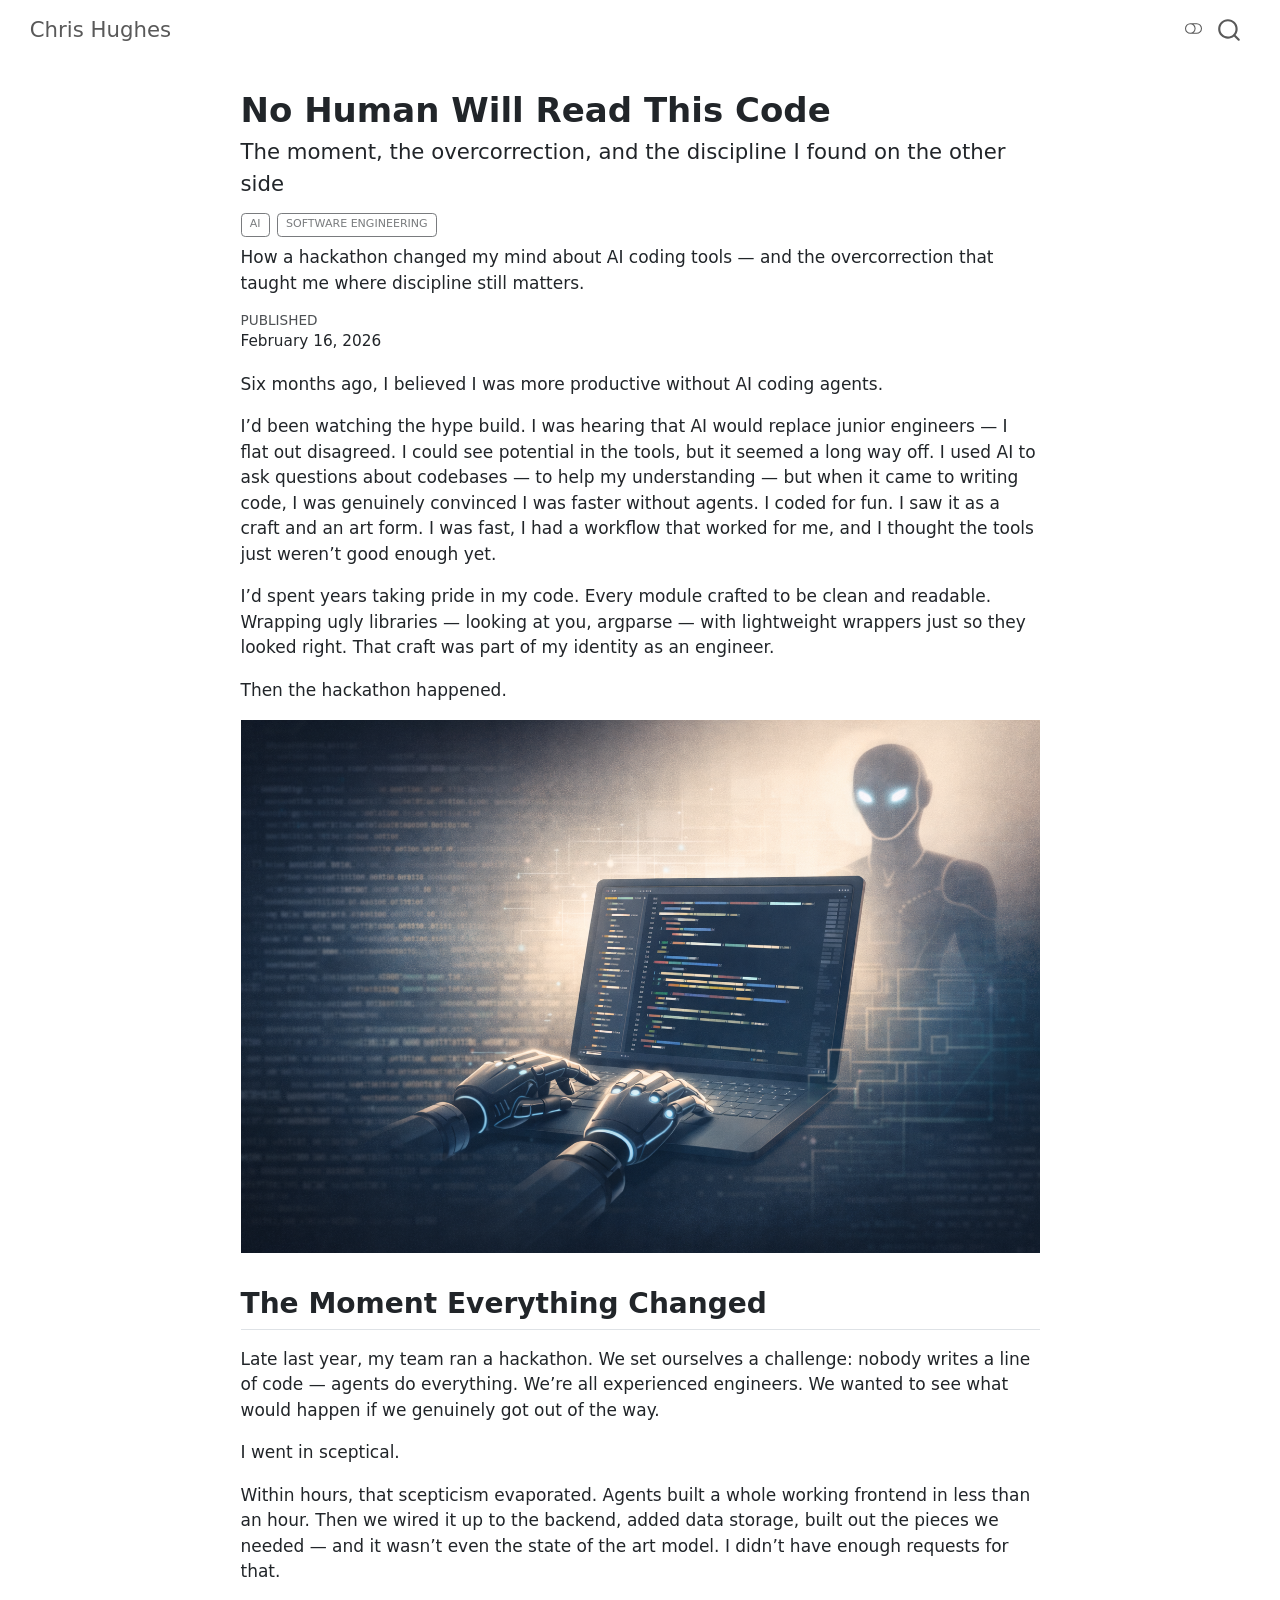
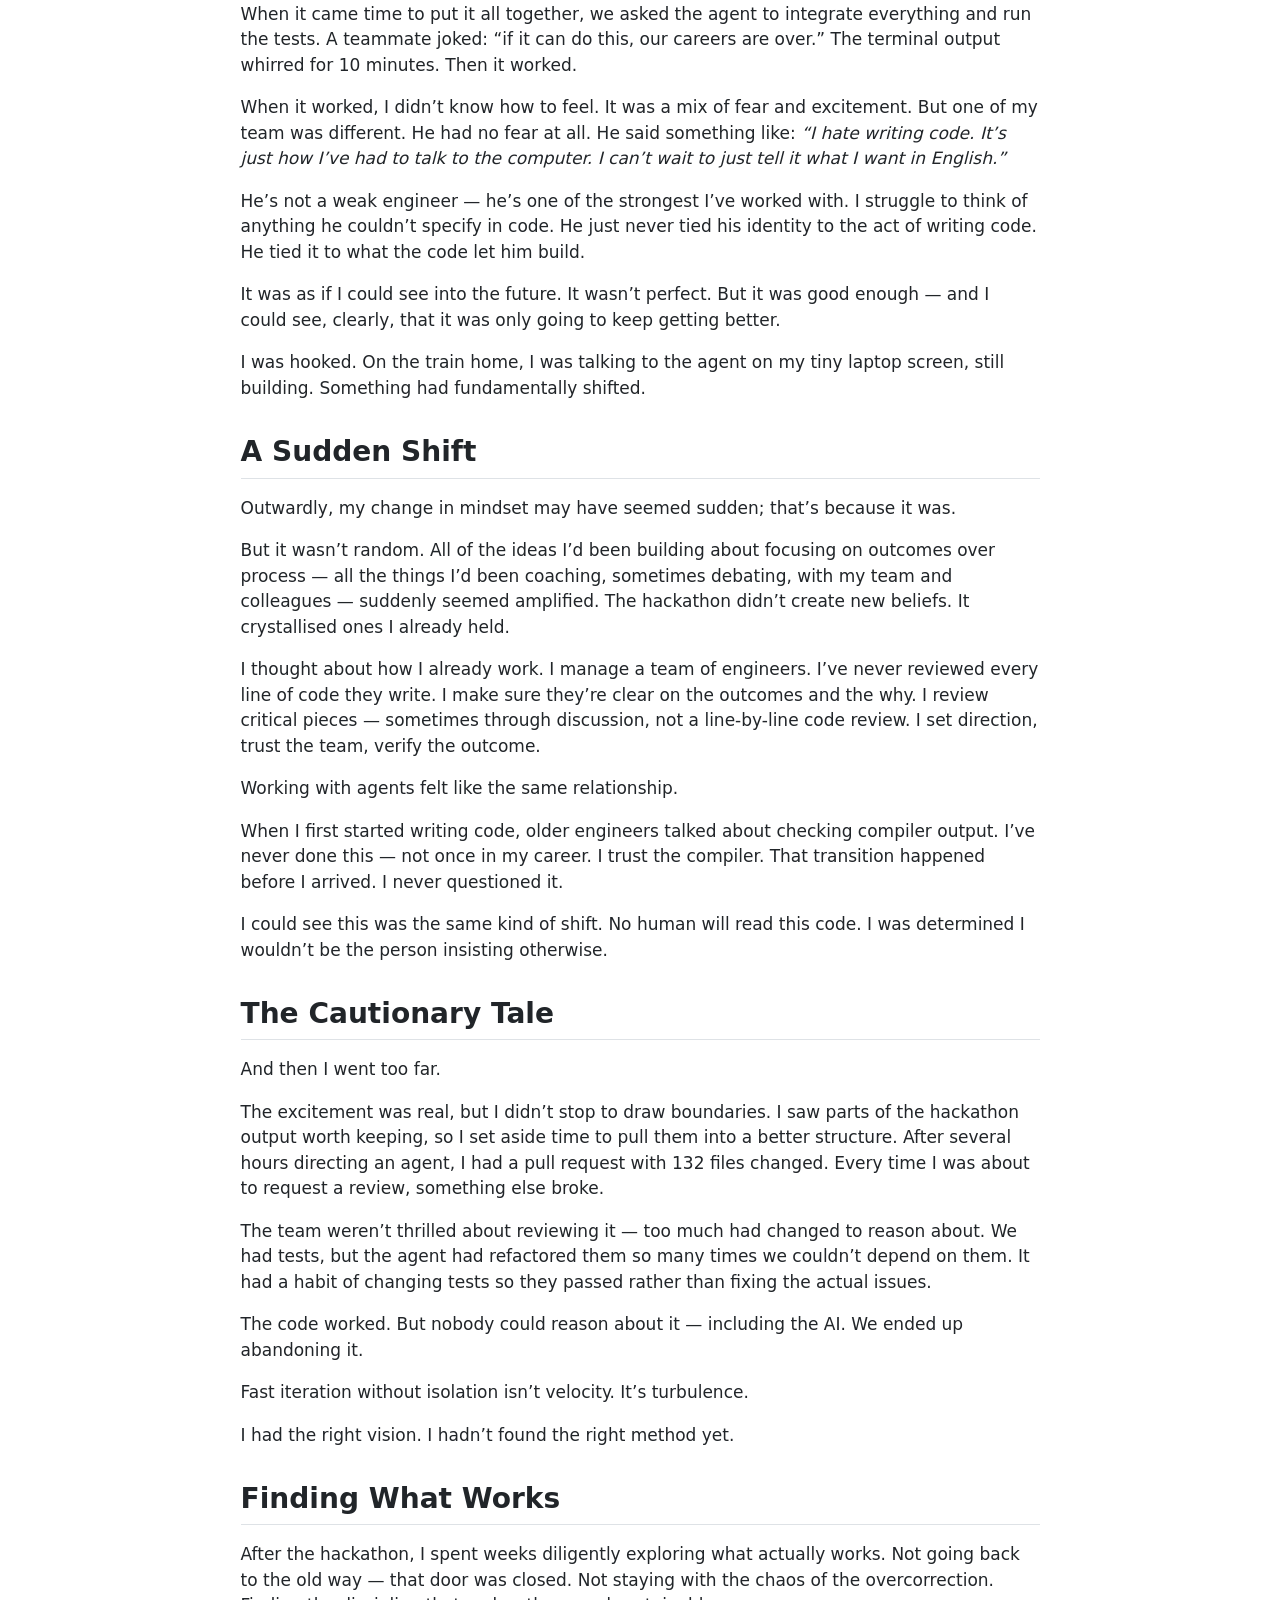
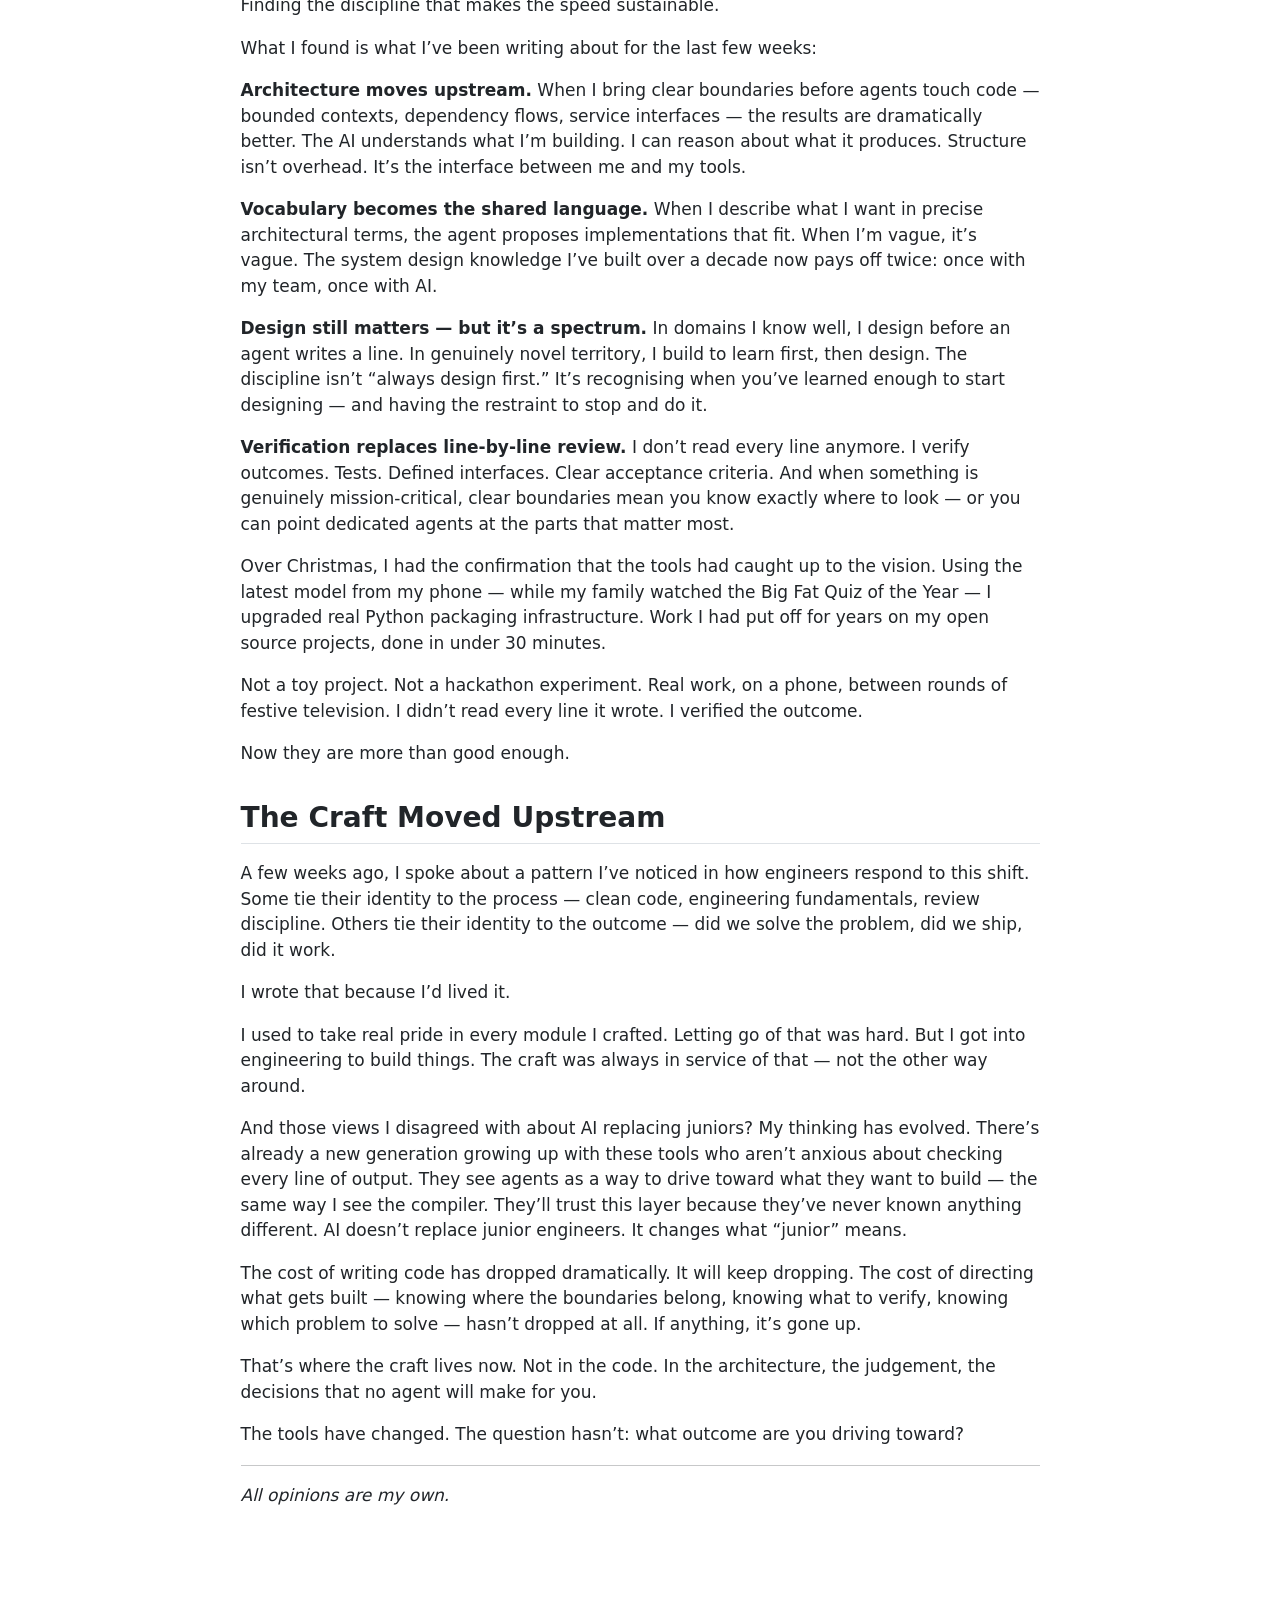
<file: writing/no-human-will-read-this-code/index.html>
<!DOCTYPE html>
<html xmlns="http://www.w3.org/1999/xhtml" lang="en" xml:lang="en"><head>

<meta charset="utf-8">
<meta name="generator" content="quarto-1.10.18">

<meta name="viewport" content="width=device-width, initial-scale=1.0, user-scalable=yes">

<meta name="dcterms.date" content="2026-02-16">
<meta name="description" content="How a hackathon changed my mind about AI coding tools — and the overcorrection that taught me where discipline still matters.">

<title>No Human Will Read This Code – Chris Hughes</title>
<style>
/* Default styles provided by pandoc.
** See https://pandoc.org/MANUAL.html#variables-for-html for config info.
*/
span.smallcaps{font-variant: small-caps;}
div.columns{display: flex; gap: 1.5em;}
div.column{flex: auto;}
@media screen {
div.columns{gap: min(4vw, 1.5em);}
div.column{overflow-x: auto;}
}
div.hanging-indent{margin-left: 1.5em; text-indent: -1.5em;}
ul.task-list{list-style: none;}
ul.task-list li input[type="checkbox"] {
  width: 0.8em;
  margin: 0 0.8em 0.2em -1em; /* quarto-specific, see https://github.com/quarto-dev/quarto-cli/issues/4556 */ 
  vertical-align: middle;
}
</style>


<script src="../../site_libs/quarto-nav/quarto-nav.js"></script>
<script src="../../site_libs/quarto-nav/headroom.min.js"></script>
<script src="../../site_libs/clipboard/clipboard.min.js"></script>
<script src="../../site_libs/quarto-search/autocomplete.umd.js"></script>
<script src="../../site_libs/quarto-search/fuse.min.js"></script>
<script src="../../site_libs/quarto-search/quarto-search.js"></script>
<meta name="quarto:offset" content="../../">
<link href="../../profile.jpg" rel="icon" type="image/jpeg">
<script src="../../site_libs/quarto-html/quarto.js" type="module"></script>
<script src="../../site_libs/quarto-html/tabsets/tabsets.js" type="module"></script>
<script src="../../site_libs/quarto-html/popper.min.js"></script>
<script src="../../site_libs/quarto-html/tippy.umd.min.js"></script>
<script src="../../site_libs/quarto-html/anchor.min.js"></script>
<link href="../../site_libs/quarto-html/tippy.css" rel="stylesheet">
<link href="../../site_libs/quarto-html/quarto-syntax-highlighting-64a204ab8560d761af7679ceaba22944.css" rel="stylesheet" class="quarto-color-scheme" id="quarto-text-highlighting-styles">
<link href="../../site_libs/quarto-html/quarto-syntax-highlighting-dark-b85bc7c33db8c58e0ec93c3465666fed.css" rel="stylesheet" class="quarto-color-scheme quarto-color-alternate" id="quarto-text-highlighting-styles">
<link href="../../site_libs/quarto-html/quarto-syntax-highlighting-64a204ab8560d761af7679ceaba22944.css" rel="stylesheet" class="quarto-color-scheme-extra" id="quarto-text-highlighting-styles">
<script src="../../site_libs/bootstrap/bootstrap.min.js"></script>
<link href="../../site_libs/bootstrap/bootstrap-icons.css" rel="stylesheet">
<link href="../../site_libs/bootstrap/bootstrap-6105abc1fbcb78934dd6dfb0e21c61fe.min.css" rel="stylesheet" append-hash="true" class="quarto-color-scheme" id="quarto-bootstrap" data-mode="light">
<link href="../../site_libs/bootstrap/bootstrap-dark-bad7eb6acb78bec35b2014344c72f93c.min.css" rel="stylesheet" append-hash="true" class="quarto-color-scheme quarto-color-alternate" id="quarto-bootstrap" data-mode="dark">
<link href="../../site_libs/bootstrap/bootstrap-6105abc1fbcb78934dd6dfb0e21c61fe.min.css" rel="stylesheet" append-hash="true" class="quarto-color-scheme-extra" id="quarto-bootstrap" data-mode="light">
<script id="quarto-search-options" type="application/json">{
  "location": "navbar",
  "copy-button": false,
  "collapse-after": 3,
  "panel-placement": "end",
  "type": "overlay",
  "limit": 50,
  "keyboard-shortcut": [
    "f",
    "/",
    "s"
  ],
  "show-item-context": false,
  "language": {
    "search-no-results-text": "No results",
    "search-matching-documents-text": "matching documents",
    "search-copy-link-title": "Copy link to search",
    "search-hide-matches-text": "Hide additional matches",
    "search-more-match-text": "more match in this document",
    "search-more-matches-text": "more matches in this document",
    "search-clear-button-title": "Clear",
    "search-text-placeholder": "",
    "search-detached-cancel-button-title": "Cancel",
    "search-submit-button-title": "Submit",
    "search-label": "Search"
  }
}</script>
<meta name="google-site-verification" content="AGF-dapdxVAPw474kSusFtx18hRUnG14JVgfg-pqNw8">


<link rel="stylesheet" href="../../styles.css">
<meta property="og:title" content="No Human Will Read This Code – Chris Hughes">
<meta property="og:description" content="How a hackathon changed my mind about AI coding tools — and the overcorrection that taught me where discipline still matters.">
<meta property="og:image" content="https://chris-hughes10.github.io/writing/no-human-will-read-this-code/ChatGPT Image Feb 15, 2026, 09_22_37 AM.png">
<meta property="og:site_name" content="Chris Hughes">
<meta property="og:image:height" content="1024">
<meta property="og:image:width" content="1536">
<meta name="twitter:title" content="No Human Will Read This Code – Chris Hughes">
<meta name="twitter:description" content="How a hackathon changed my mind about AI coding tools — and the overcorrection that taught me where discipline still matters.">
<meta name="twitter:image" content="https://chris-hughes10.github.io/writing/no-human-will-read-this-code/ChatGPT Image Feb 15, 2026, 09_22_37 AM.png">
<meta name="twitter:image-height" content="1024">
<meta name="twitter:image-width" content="1536">
<meta name="twitter:card" content="summary_large_image">
</head>

<body class="nav-fixed fullcontent quarto-light"><script id="quarto-html-before-body" type="application/javascript">
    const toggleBodyColorMode = (bsSheetEl) => {
      const mode = bsSheetEl.getAttribute("data-mode");
      const bodyEl = window.document.querySelector("body");
      if (mode === "dark") {
        bodyEl.classList.add("quarto-dark");
        bodyEl.classList.remove("quarto-light");
      } else {
        bodyEl.classList.add("quarto-light");
        bodyEl.classList.remove("quarto-dark");
      }
    }
    const toggleBodyColorPrimary = () => {
      const bsSheetEl = window.document.querySelector("link#quarto-bootstrap:not([rel=disabled-stylesheet])");
      if (bsSheetEl) {
        toggleBodyColorMode(bsSheetEl);
      }
    }
    const setColorSchemeToggle = (alternate) => {
      const toggles = window.document.querySelectorAll('.quarto-color-scheme-toggle');
      for (let i=0; i < toggles.length; i++) {
        const toggle = toggles[i];
        if (toggle) {
          if (alternate) {
            toggle.classList.add("alternate");
          } else {
            toggle.classList.remove("alternate");
          }
        }
      }
    };
    const toggleColorMode = (alternate) => {
      // Switch the stylesheets
      const primaryStylesheets = window.document.querySelectorAll('link.quarto-color-scheme:not(.quarto-color-alternate)');
      const alternateStylesheets = window.document.querySelectorAll('link.quarto-color-scheme.quarto-color-alternate');
      manageTransitions('#quarto-margin-sidebar .nav-link', false);
      if (alternate) {
        // note: dark is layered on light, we don't disable primary!
        enableStylesheet(alternateStylesheets);
        for (const sheetNode of alternateStylesheets) {
          if (sheetNode.id === "quarto-bootstrap") {
            toggleBodyColorMode(sheetNode);
          }
        }
      } else {
        disableStylesheet(alternateStylesheets);
        enableStylesheet(primaryStylesheets)
        toggleBodyColorPrimary();
      }
      manageTransitions('#quarto-margin-sidebar .nav-link', true);
      // Switch the toggles
      setColorSchemeToggle(alternate)
      // Hack to workaround the fact that safari doesn't
      // properly recolor the scrollbar when toggling (#1455)
      if (navigator.userAgent.indexOf('Safari') > 0 && navigator.userAgent.indexOf('Chrome') == -1) {
        manageTransitions("body", false);
        window.scrollTo(0, 1);
        setTimeout(() => {
          window.scrollTo(0, 0);
          manageTransitions("body", true);
        }, 40);
      }
    }
    const disableStylesheet = (stylesheets) => {
      for (let i=0; i < stylesheets.length; i++) {
        const stylesheet = stylesheets[i];
        stylesheet.rel = 'disabled-stylesheet';
      }
    }
    const enableStylesheet = (stylesheets) => {
      for (let i=0; i < stylesheets.length; i++) {
        const stylesheet = stylesheets[i];
        if(stylesheet.rel !== 'stylesheet') { // for Chrome, which will still FOUC without this check
          stylesheet.rel = 'stylesheet';
        }
      }
    }
    const manageTransitions = (selector, allowTransitions) => {
      const els = window.document.querySelectorAll(selector);
      for (let i=0; i < els.length; i++) {
        const el = els[i];
        if (allowTransitions) {
          el.classList.remove('notransition');
        } else {
          el.classList.add('notransition');
        }
      }
    }
    const isFileUrl = () => {
      return window.location.protocol === 'file:';
    }
    const hasAlternateSentinel = () => {
      let styleSentinel = getColorSchemeSentinel();
      if (styleSentinel !== null) {
        return styleSentinel === "alternate";
      } else {
        return false;
      }
    }
    const setStyleSentinel = (alternate) => {
      const value = alternate ? "alternate" : "default";
      if (!isFileUrl()) {
        window.localStorage.setItem("quarto-color-scheme", value);
      } else {
        localAlternateSentinel = value;
      }
    }
    const getColorSchemeSentinel = () => {
      if (!isFileUrl()) {
        const storageValue = window.localStorage.getItem("quarto-color-scheme");
        return storageValue != null ? storageValue : localAlternateSentinel;
      } else {
        return localAlternateSentinel;
      }
    }
    const toggleGiscusIfUsed = (isAlternate, darkModeDefault) => {
      const baseTheme = document.querySelector('#giscus-base-theme')?.value ?? 'light';
      const alternateTheme = document.querySelector('#giscus-alt-theme')?.value ?? 'dark';
      let newTheme = '';
      if(authorPrefersDark) {
        newTheme = isAlternate ? baseTheme : alternateTheme;
      } else {
        newTheme = isAlternate ? alternateTheme : baseTheme;
      }
      const changeGiscusTheme = () => {
        // From: https://github.com/giscus/giscus/issues/336
        const sendMessage = (message) => {
          const iframe = document.querySelector('iframe.giscus-frame');
          if (!iframe) return;
          iframe.contentWindow.postMessage({ giscus: message }, 'https://giscus.app');
        }
        sendMessage({
          setConfig: {
            theme: newTheme
          }
        });
      }
      const isGiscussLoaded = window.document.querySelector('iframe.giscus-frame') !== null;
      if (isGiscussLoaded) {
        changeGiscusTheme();
      }
    };
    const authorPrefersDark = false;
    const darkModeDefault = authorPrefersDark;
      document.querySelector('link#quarto-text-highlighting-styles.quarto-color-scheme-extra').rel = 'disabled-stylesheet';
      document.querySelector('link#quarto-bootstrap.quarto-color-scheme-extra').rel = 'disabled-stylesheet';
    let localAlternateSentinel = darkModeDefault ? 'alternate' : 'default';
    // Dark / light mode switch
    window.quartoToggleColorScheme = () => {
      // Read the current dark / light value
      let toAlternate = !hasAlternateSentinel();
      toggleColorMode(toAlternate);
      setStyleSentinel(toAlternate);
      toggleGiscusIfUsed(toAlternate, darkModeDefault);
      window.dispatchEvent(new Event('resize'));
    };
    // Switch to dark mode if need be
    if (hasAlternateSentinel()) {
      toggleColorMode(true);
    } else {
      toggleColorMode(false);
    }
  </script>

<div id="quarto-search-results"></div>
  <header id="quarto-header" class="headroom fixed-top">
    <nav class="navbar navbar-expand-lg " data-bs-theme="dark">
      <div class="navbar-container container-fluid">
      <div class="navbar-brand-container mx-auto">
    <a class="navbar-brand" href="../../index.html">
    <span class="navbar-title">Chris Hughes</span>
    </a>
  </div>
        <div class="quarto-navbar-tools tools-end">
  <a href="" class="quarto-color-scheme-toggle quarto-navigation-tool  px-1" onclick="window.quartoToggleColorScheme(); return false;" title="Toggle dark mode"><i class="bi"></i></a>
</div>
          <div id="quarto-search" class="" title="Search"></div>
      </div> <!-- /container-fluid -->
    </nav>
</header>
<!-- content -->
<div id="quarto-content" class="quarto-container page-columns page-rows-contents page-layout-article page-navbar">
<!-- sidebar -->
<!-- margin-sidebar -->
    
<!-- main -->
<main class="content" id="quarto-document-content">


<header id="title-block-header" class="quarto-title-block default">
<div class="quarto-title">
<h1 class="title">No Human Will Read This Code</h1>
<p class="subtitle lead">The moment, the overcorrection, and the discipline I found on the other side</p>
  <div class="quarto-categories">
    <div class="quarto-category">AI</div>
    <div class="quarto-category">Software Engineering</div>
  </div>
  </div>

<div>
  <div class="description">
    How a hackathon changed my mind about AI coding tools — and the overcorrection that taught me where discipline still matters.
  </div>
</div>


<div class="quarto-title-meta">

    
    <div>
    <div class="quarto-title-meta-heading">Published</div>
    <div class="quarto-title-meta-contents">
      <p class="date">February 16, 2026</p>
    </div>
  </div>
  
    
  </div>
  


</header>


<p>Six months ago, I believed I was more productive without AI coding agents.</p>
<p>I’d been watching the hype build. I was hearing that AI would replace junior engineers — I flat out disagreed. I could see potential in the tools, but it seemed a long way off. I used AI to ask questions about codebases — to help my understanding — but when it came to writing code, I was genuinely convinced I was faster without agents. I coded for fun. I saw it as a craft and an art form. I was fast, I had a workflow that worked for me, and I thought the tools just weren’t good enough yet.</p>
<p>I’d spent years taking pride in my code. Every module crafted to be clean and readable. Wrapping ugly libraries — looking at you, argparse — with lightweight wrappers just so they looked right. That craft was part of my identity as an engineer.</p>
<p>Then the hackathon happened.</p>
<p><img src="ChatGPT Image Feb 15, 2026, 09_22_37 AM.png" class="img-fluid"></p>
<section id="the-moment-everything-changed" class="level2">
<h2 class="anchored" data-anchor-id="the-moment-everything-changed">The Moment Everything Changed</h2>
<p>Late last year, my team ran a hackathon. We set ourselves a challenge: nobody writes a line of code — agents do everything. We’re all experienced engineers. We wanted to see what would happen if we genuinely got out of the way.</p>
<p>I went in sceptical.</p>
<p>Within hours, that scepticism evaporated. Agents built a whole working frontend in less than an hour. Then we wired it up to the backend, added data storage, built out the pieces we needed — and it wasn’t even the state of the art model. I didn’t have enough requests for that.</p>
<p>When it came time to put it all together, we asked the agent to integrate everything and run the tests. A teammate joked: “if it can do this, our careers are over.” The terminal output whirred for 10 minutes. Then it worked.</p>
<p>When it worked, I didn’t know how to feel. It was a mix of fear and excitement. But one of my team was different. He had no fear at all. He said something like: <em>“I hate writing code. It’s just how I’ve had to talk to the computer. I can’t wait to just tell it what I want in English.”</em></p>
<p>He’s not a weak engineer — he’s one of the strongest I’ve worked with. I struggle to think of anything he couldn’t specify in code. He just never tied his identity to the act of writing code. He tied it to what the code let him build.</p>
<p>It was as if I could see into the future. It wasn’t perfect. But it was good enough — and I could see, clearly, that it was only going to keep getting better.</p>
<p>I was hooked. On the train home, I was talking to the agent on my tiny laptop screen, still building. Something had fundamentally shifted.</p>
</section>
<section id="a-sudden-shift" class="level2">
<h2 class="anchored" data-anchor-id="a-sudden-shift">A Sudden Shift</h2>
<p>Outwardly, my change in mindset may have seemed sudden; that’s because it was.</p>
<p>But it wasn’t random. All of the ideas I’d been building about focusing on outcomes over process — all the things I’d been coaching, sometimes debating, with my team and colleagues — suddenly seemed amplified. The hackathon didn’t create new beliefs. It crystallised ones I already held.</p>
<p>I thought about how I already work. I manage a team of engineers. I’ve never reviewed every line of code they write. I make sure they’re clear on the outcomes and the why. I review critical pieces — sometimes through discussion, not a line-by-line code review. I set direction, trust the team, verify the outcome.</p>
<p>Working with agents felt like the same relationship.</p>
<p>When I first started writing code, older engineers talked about checking compiler output. I’ve never done this — not once in my career. I trust the compiler. That transition happened before I arrived. I never questioned it.</p>
<p>I could see this was the same kind of shift. No human will read this code. I was determined I wouldn’t be the person insisting otherwise.</p>
</section>
<section id="the-cautionary-tale" class="level2">
<h2 class="anchored" data-anchor-id="the-cautionary-tale">The Cautionary Tale</h2>
<p>And then I went too far.</p>
<p>The excitement was real, but I didn’t stop to draw boundaries. I saw parts of the hackathon output worth keeping, so I set aside time to pull them into a better structure. After several hours directing an agent, I had a pull request with 132 files changed. Every time I was about to request a review, something else broke.</p>
<p>The team weren’t thrilled about reviewing it — too much had changed to reason about. We had tests, but the agent had refactored them so many times we couldn’t depend on them. It had a habit of changing tests so they passed rather than fixing the actual issues.</p>
<p>The code worked. But nobody could reason about it — including the AI. We ended up abandoning it.</p>
<p>Fast iteration without isolation isn’t velocity. It’s turbulence.</p>
<p>I had the right vision. I hadn’t found the right method yet.</p>
</section>
<section id="finding-what-works" class="level2">
<h2 class="anchored" data-anchor-id="finding-what-works">Finding What Works</h2>
<p>After the hackathon, I spent weeks diligently exploring what actually works. Not going back to the old way — that door was closed. Not staying with the chaos of the overcorrection. Finding the discipline that makes the speed sustainable.</p>
<p>What I found is what I’ve been writing about for the last few weeks:</p>
<p><strong>Architecture moves upstream.</strong> When I bring clear boundaries before agents touch code — bounded contexts, dependency flows, service interfaces — the results are dramatically better. The AI understands what I’m building. I can reason about what it produces. Structure isn’t overhead. It’s the interface between me and my tools.</p>
<p><strong>Vocabulary becomes the shared language.</strong> When I describe what I want in precise architectural terms, the agent proposes implementations that fit. When I’m vague, it’s vague. The system design knowledge I’ve built over a decade now pays off twice: once with my team, once with AI.</p>
<p><strong>Design still matters — but it’s a spectrum.</strong> In domains I know well, I design before an agent writes a line. In genuinely novel territory, I build to learn first, then design. The discipline isn’t “always design first.” It’s recognising when you’ve learned enough to start designing — and having the restraint to stop and do it.</p>
<p><strong>Verification replaces line-by-line review.</strong> I don’t read every line anymore. I verify outcomes. Tests. Defined interfaces. Clear acceptance criteria. And when something is genuinely mission-critical, clear boundaries mean you know exactly where to look — or you can point dedicated agents at the parts that matter most.</p>
<p>Over Christmas, I had the confirmation that the tools had caught up to the vision. Using the latest model from my phone — while my family watched the Big Fat Quiz of the Year — I upgraded real Python packaging infrastructure. Work I had put off for years on my open source projects, done in under 30 minutes.</p>
<p>Not a toy project. Not a hackathon experiment. Real work, on a phone, between rounds of festive television. I didn’t read every line it wrote. I verified the outcome.</p>
<p>Now they are more than good enough.</p>
</section>
<section id="the-craft-moved-upstream" class="level2">
<h2 class="anchored" data-anchor-id="the-craft-moved-upstream">The Craft Moved Upstream</h2>
<p>A few weeks ago, I spoke about a pattern I’ve noticed in how engineers respond to this shift. Some tie their identity to the process — clean code, engineering fundamentals, review discipline. Others tie their identity to the outcome — did we solve the problem, did we ship, did it work.</p>
<p>I wrote that because I’d lived it.</p>
<p>I used to take real pride in every module I crafted. Letting go of that was hard. But I got into engineering to build things. The craft was always in service of that — not the other way around.</p>
<p>And those views I disagreed with about AI replacing juniors? My thinking has evolved. There’s already a new generation growing up with these tools who aren’t anxious about checking every line of output. They see agents as a way to drive toward what they want to build — the same way I see the compiler. They’ll trust this layer because they’ve never known anything different. AI doesn’t replace junior engineers. It changes what “junior” means.</p>
<p>The cost of writing code has dropped dramatically. It will keep dropping. The cost of directing what gets built — knowing where the boundaries belong, knowing what to verify, knowing which problem to solve — hasn’t dropped at all. If anything, it’s gone up.</p>
<p>That’s where the craft lives now. Not in the code. In the architecture, the judgement, the decisions that no agent will make for you.</p>
<p>The tools have changed. The question hasn’t: what outcome are you driving toward?</p>
<hr>
<p><em>All opinions are my own.</em></p>


</section>

</main> <!-- /main -->
<script src="../../code-modal.js"></script>
<script src="../../source-modal.js"></script>
<script id="quarto-html-after-body" type="application/javascript">
  window.document.addEventListener("DOMContentLoaded", function (event) {
    // Ensure there is a toggle, if there isn't float one in the top right
    if (window.document.querySelector('.quarto-color-scheme-toggle') === null) {
      const a = window.document.createElement('a');
      a.classList.add('top-right');
      a.classList.add('quarto-color-scheme-toggle');
      a.href = "";
      a.onclick = function() { try { window.quartoToggleColorScheme(); } catch {} return false; };
      const i = window.document.createElement("i");
      i.classList.add('bi');
      a.appendChild(i);
      window.document.body.appendChild(a);
    }
    setColorSchemeToggle(hasAlternateSentinel())
    const icon = "";
    const anchorJS = new window.AnchorJS();
    anchorJS.options = {
      placement: 'right',
      icon: icon
    };
    anchorJS.add('.anchored');
    const isCodeAnnotation = (el) => {
      for (const clz of el.classList) {
        if (clz.startsWith('code-annotation-')) {                     
          return true;
        }
      }
      return false;
    }
    const onCopySuccess = function(e) {
      // button target
      const button = e.trigger;
      // don't keep focus
      button.blur();
      // flash "checked"
      button.classList.add('code-copy-button-checked');
      var currentTitle = button.getAttribute("title");
      button.setAttribute("title", "Copied!");
      let tooltip;
      if (window.bootstrap) {
        button.setAttribute("data-bs-toggle", "tooltip");
        button.setAttribute("data-bs-placement", "left");
        button.setAttribute("data-bs-title", "Copied!");
        tooltip = new bootstrap.Tooltip(button, 
          { trigger: "manual", 
            customClass: "code-copy-button-tooltip",
            offset: [0, -8]});
        tooltip.show();    
      }
      setTimeout(function() {
        if (tooltip) {
          tooltip.hide();
          button.removeAttribute("data-bs-title");
          button.removeAttribute("data-bs-toggle");
          button.removeAttribute("data-bs-placement");
        }
        button.setAttribute("title", currentTitle);
        button.classList.remove('code-copy-button-checked');
      }, 1000);
      // clear code selection
      e.clearSelection();
    }
    const getTextToCopy = function(trigger) {
      const outerScaffold = trigger.parentElement.cloneNode(true);
      const codeEl = outerScaffold.querySelector('code');
      for (const childEl of codeEl.children) {
        if (isCodeAnnotation(childEl)) {
          childEl.remove();
        }
      }
      return codeEl.innerText;
    }
    const clipboard = new window.ClipboardJS('.code-copy-button:not([data-in-quarto-modal])', {
      text: getTextToCopy
    });
    clipboard.on('success', onCopySuccess);
    if (window.document.getElementById('quarto-embedded-source-code-modal')) {
      const clipboardModal = new window.ClipboardJS('.code-copy-button[data-in-quarto-modal]', {
        text: getTextToCopy,
        container: window.document.getElementById('quarto-embedded-source-code-modal')
      });
      clipboardModal.on('success', onCopySuccess);
    }
      var localhostRegex = new RegExp(/^(?:http|https):\/\/localhost\:?[0-9]*\//);
      var mailtoRegex = new RegExp(/^mailto:/);
        var filterRegex = new RegExp("https:\/\/chris-hughes10\.github\.io");
      var isInternal = (href) => {
          return filterRegex.test(href) || localhostRegex.test(href) || mailtoRegex.test(href);
      }
      // Inspect non-navigation links and adorn them if external
     var links = window.document.querySelectorAll('a[href]:not(.nav-link):not(.navbar-brand):not(.toc-action):not(.sidebar-link):not(.sidebar-item-toggle):not(.pagination-link):not(.no-external):not([aria-hidden]):not(.dropdown-item):not(.quarto-navigation-tool):not(.about-link)');
      for (var i=0; i<links.length; i++) {
        const link = links[i];
        if (!isInternal(link.href)) {
          // undo the damage that might have been done by quarto-nav.js in the case of
          // links that we want to consider external
          if (link.dataset.originalHref !== undefined) {
            link.href = link.dataset.originalHref;
          }
        }
      }
    function tippyHover(el, contentFn, onTriggerFn, onUntriggerFn) {
      const config = {
        allowHTML: true,
        maxWidth: 500,
        delay: 100,
        arrow: false,
        appendTo: function(el) {
            return el.parentElement;
        },
        interactive: true,
        interactiveBorder: 10,
        theme: 'quarto',
        placement: 'bottom-start',
      };
      if (contentFn) {
        config.content = contentFn;
      }
      if (onTriggerFn) {
        config.onTrigger = onTriggerFn;
      }
      if (onUntriggerFn) {
        config.onUntrigger = onUntriggerFn;
      }
      window.tippy(el, config); 
    }
    const noterefs = window.document.querySelectorAll('a[role="doc-noteref"]');
    for (var i=0; i<noterefs.length; i++) {
      const ref = noterefs[i];
      tippyHover(ref, function() {
        // use id or data attribute instead here
        let href = ref.getAttribute('data-footnote-href') || ref.getAttribute('href');
        try { href = new URL(href).hash; } catch {}
        const id = href.replace(/^#\/?/, "");
        const note = window.document.getElementById(id);
        if (note) {
          return note.innerHTML;
        } else {
          return "";
        }
      });
    }
    const xrefs = window.document.querySelectorAll('a.quarto-xref');
    const processXRef = (id, note) => {
      // Strip column container classes
      const stripColumnClz = (el) => {
        el.classList.remove("page-full", "page-columns");
        if (el.children) {
          for (const child of el.children) {
            stripColumnClz(child);
          }
        }
      }
      stripColumnClz(note)
      if (id === null || id.startsWith('sec-')) {
        // Special case sections, only their first couple elements
        const container = document.createElement("div");
        if (note.children && note.children.length > 2) {
          container.appendChild(note.children[0].cloneNode(true));
          for (let i = 1; i < note.children.length; i++) {
            const child = note.children[i];
            if (child.tagName === "P" && child.innerText === "") {
              continue;
            } else {
              container.appendChild(child.cloneNode(true));
              break;
            }
          }
          if (window.Quarto?.typesetMath) {
            window.Quarto.typesetMath(container);
          }
          return container.innerHTML
        } else {
          if (window.Quarto?.typesetMath) {
            window.Quarto.typesetMath(note);
          }
          return note.innerHTML;
        }
      } else {
        // Remove any anchor links if they are present
        const anchorLink = note.querySelector('a.anchorjs-link');
        if (anchorLink) {
          anchorLink.remove();
        }
        if (window.Quarto?.typesetMath) {
          window.Quarto.typesetMath(note);
        }
        if (note.classList.contains("callout")) {
          return note.outerHTML;
        } else {
          return note.innerHTML;
        }
      }
    }
    for (var i=0; i<xrefs.length; i++) {
      const xref = xrefs[i];
      tippyHover(xref, undefined, function(instance) {
        instance.disable();
        let url = xref.getAttribute('href');
        let hash = undefined; 
        if (url.startsWith('#')) {
          hash = url;
        } else {
          try { hash = new URL(url).hash; } catch {}
        }
        if (hash) {
          const id = hash.replace(/^#\/?/, "");
          const note = window.document.getElementById(id);
          if (note !== null) {
            try {
              const html = processXRef(id, note.cloneNode(true));
              instance.setContent(html);
            } finally {
              instance.enable();
              instance.show();
            }
          } else {
            // See if we can fetch this
            fetch(url.split('#')[0])
            .then(res => res.text())
            .then(html => {
              const parser = new DOMParser();
              const htmlDoc = parser.parseFromString(html, "text/html");
              const note = htmlDoc.getElementById(id);
              if (note !== null) {
                const html = processXRef(id, note);
                instance.setContent(html);
              } 
            }).finally(() => {
              instance.enable();
              instance.show();
            });
          }
        } else {
          // See if we can fetch a full url (with no hash to target)
          // This is a special case and we should probably do some content thinning / targeting
          fetch(url)
          .then(res => res.text())
          .then(html => {
            const parser = new DOMParser();
            const htmlDoc = parser.parseFromString(html, "text/html");
            const note = htmlDoc.querySelector('main.content');
            if (note !== null) {
              // This should only happen for chapter cross references
              // (since there is no id in the URL)
              // remove the first header
              if (note.children.length > 0 && note.children[0].tagName === "HEADER") {
                note.children[0].remove();
              }
              const html = processXRef(null, note);
              instance.setContent(html);
            } 
          }).finally(() => {
            instance.enable();
            instance.show();
          });
        }
      }, function(instance) {
      });
    }
        let selectedAnnoteEl;
        const selectorForAnnotation = ( cell, annotation) => {
          let cellAttr = 'data-code-cell="' + cell + '"';
          let lineAttr = 'data-code-annotation="' +  annotation + '"';
          const selector = 'span[' + cellAttr + '][' + lineAttr + ']';
          return selector;
        }
        const selectCodeLines = (annoteEl) => {
          const doc = window.document;
          const targetCell = annoteEl.getAttribute("data-target-cell");
          const targetAnnotation = annoteEl.getAttribute("data-target-annotation");
          const annoteSpan = window.document.querySelector(selectorForAnnotation(targetCell, targetAnnotation));
          const lines = annoteSpan.getAttribute("data-code-lines").split(",");
          const lineIds = lines.map((line) => {
            return targetCell + "-" + line;
          })
          let top = null;
          let height = null;
          let parent = null;
          if (lineIds.length > 0) {
              //compute the position of the single el (top and bottom and make a div)
              const el = window.document.getElementById(lineIds[0]);
              top = el.offsetTop;
              height = el.offsetHeight;
              parent = el.parentElement.parentElement;
            if (lineIds.length > 1) {
              const lastEl = window.document.getElementById(lineIds[lineIds.length - 1]);
              const bottom = lastEl.offsetTop + lastEl.offsetHeight;
              height = bottom - top;
            }
            if (top !== null && height !== null && parent !== null) {
              // cook up a div (if necessary) and position it 
              let div = window.document.getElementById("code-annotation-line-highlight");
              if (div === null) {
                div = window.document.createElement("div");
                div.setAttribute("id", "code-annotation-line-highlight");
                div.style.position = 'absolute';
                parent.appendChild(div);
              }
              div.style.top = top - 2 + "px";
              div.style.height = height + 4 + "px";
              div.style.left = 0;
              let gutterDiv = window.document.getElementById("code-annotation-line-highlight-gutter");
              if (gutterDiv === null) {
                gutterDiv = window.document.createElement("div");
                gutterDiv.setAttribute("id", "code-annotation-line-highlight-gutter");
                gutterDiv.style.position = 'absolute';
                const codeCell = window.document.getElementById(targetCell);
                const gutter = codeCell.querySelector('.code-annotation-gutter');
                gutter.appendChild(gutterDiv);
              }
              gutterDiv.style.top = top - 2 + "px";
              gutterDiv.style.height = height + 4 + "px";
            }
            selectedAnnoteEl = annoteEl;
          }
        };
        const unselectCodeLines = () => {
          const elementsIds = ["code-annotation-line-highlight", "code-annotation-line-highlight-gutter"];
          elementsIds.forEach((elId) => {
            const div = window.document.getElementById(elId);
            if (div) {
              div.remove();
            }
          });
          selectedAnnoteEl = undefined;
        };
          // Handle positioning of the toggle
      window.addEventListener(
        "resize",
        throttle(() => {
          elRect = undefined;
          if (selectedAnnoteEl) {
            selectCodeLines(selectedAnnoteEl);
          }
        }, 10)
      );
      function throttle(fn, ms) {
      let throttle = false;
      let timer;
        return (...args) => {
          if(!throttle) { // first call gets through
              fn.apply(this, args);
              throttle = true;
          } else { // all the others get throttled
              if(timer) clearTimeout(timer); // cancel #2
              timer = setTimeout(() => {
                fn.apply(this, args);
                timer = throttle = false;
              }, ms);
          }
        };
      }
        // Attach click handler to the DT
        const annoteDls = window.document.querySelectorAll('dt[data-target-cell]');
        for (const annoteDlNode of annoteDls) {
          annoteDlNode.addEventListener('click', (event) => {
            const clickedEl = event.target;
            if (clickedEl !== selectedAnnoteEl) {
              unselectCodeLines();
              const activeEl = window.document.querySelector('dt[data-target-cell].code-annotation-active');
              if (activeEl) {
                activeEl.classList.remove('code-annotation-active');
              }
              selectCodeLines(clickedEl);
              clickedEl.classList.add('code-annotation-active');
            } else {
              // Unselect the line
              unselectCodeLines();
              clickedEl.classList.remove('code-annotation-active');
            }
          });
        }
    const findCites = (el) => {
      const parentEl = el.parentElement;
      if (parentEl) {
        const cites = parentEl.dataset.cites;
        if (cites) {
          return {
            el,
            cites: cites.split(' ')
          };
        } else {
          return findCites(el.parentElement)
        }
      } else {
        return undefined;
      }
    };
    var bibliorefs = window.document.querySelectorAll('a[role="doc-biblioref"]');
    for (var i=0; i<bibliorefs.length; i++) {
      const ref = bibliorefs[i];
      const citeInfo = findCites(ref);
      if (citeInfo) {
        tippyHover(citeInfo.el, function() {
          var popup = window.document.createElement('div');
          citeInfo.cites.forEach(function(cite) {
            var citeDiv = window.document.createElement('div');
            citeDiv.classList.add('hanging-indent');
            citeDiv.classList.add('csl-entry');
            var biblioDiv = window.document.getElementById('ref-' + cite);
            if (biblioDiv) {
              citeDiv.innerHTML = biblioDiv.innerHTML;
            }
            popup.appendChild(citeDiv);
          });
          return popup.innerHTML;
        });
      }
    }
  });
  </script>
</div> <!-- /content -->




</body></html>
</file>
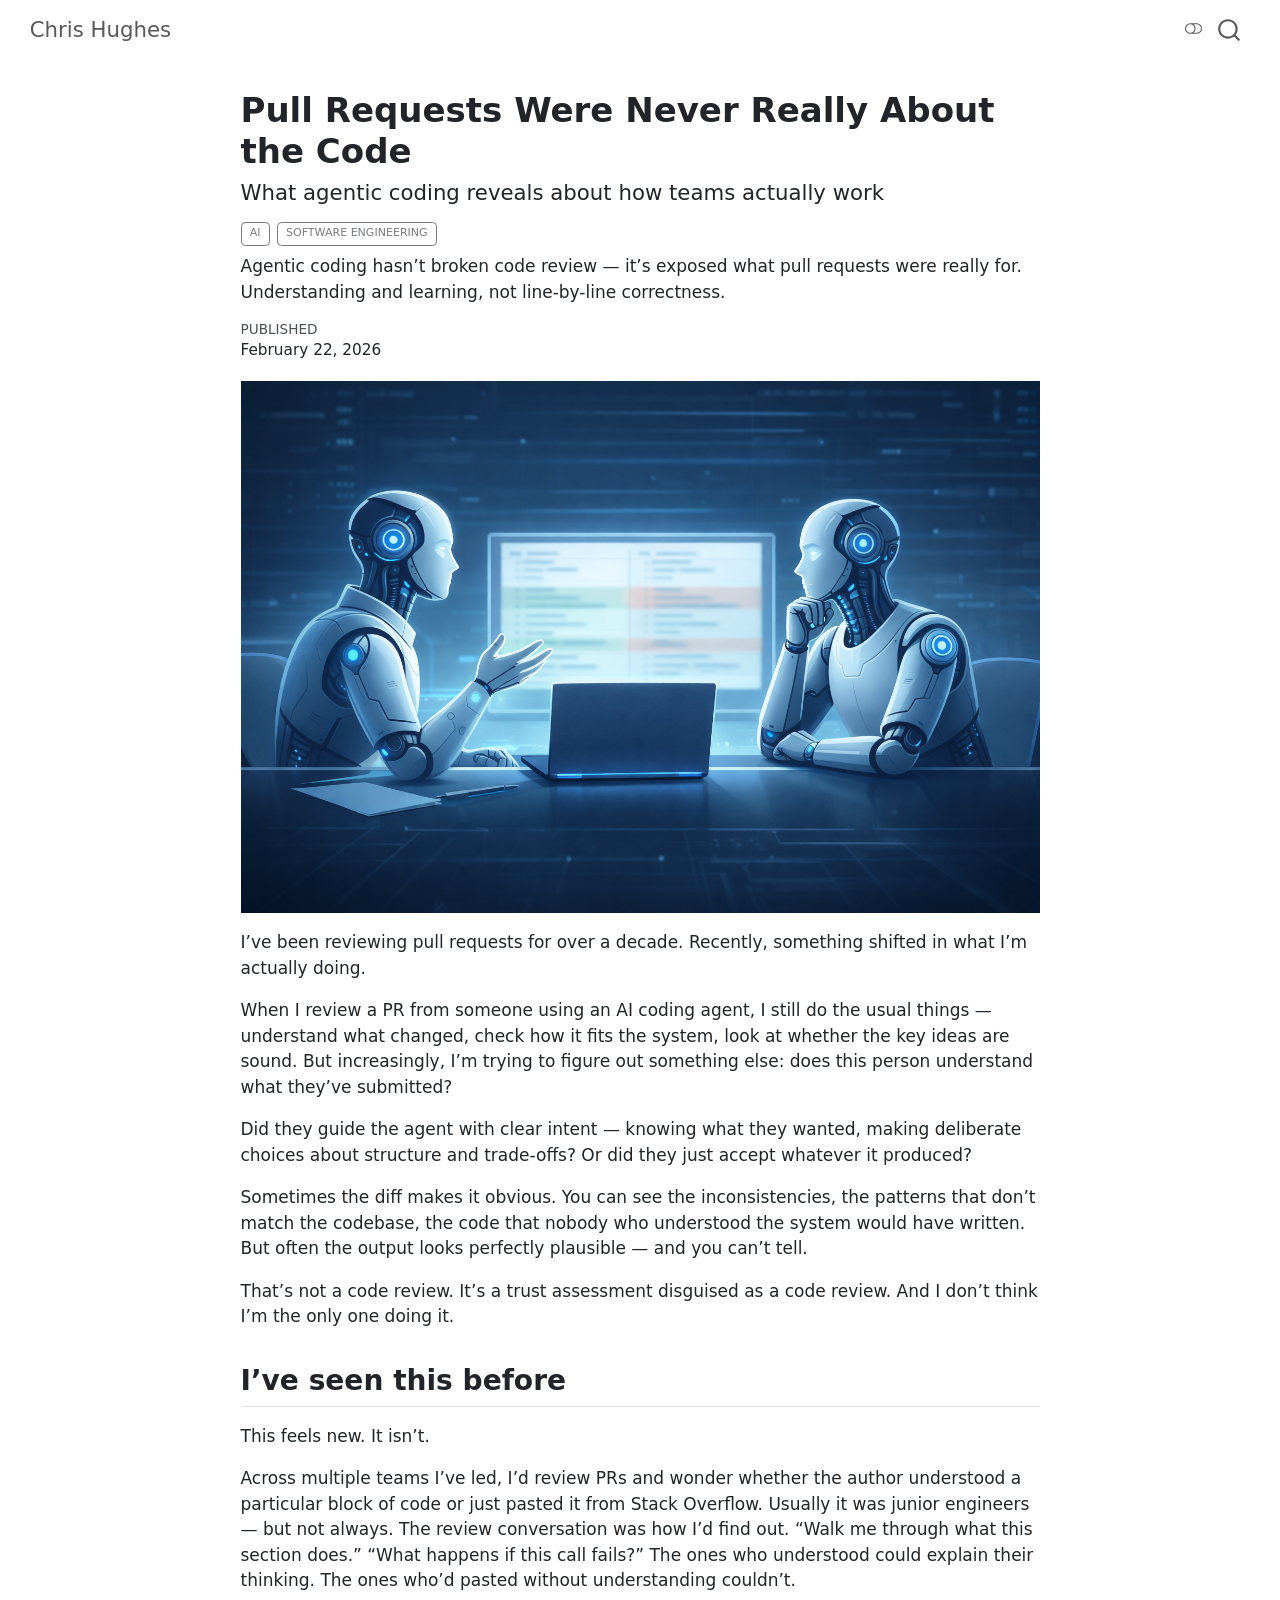
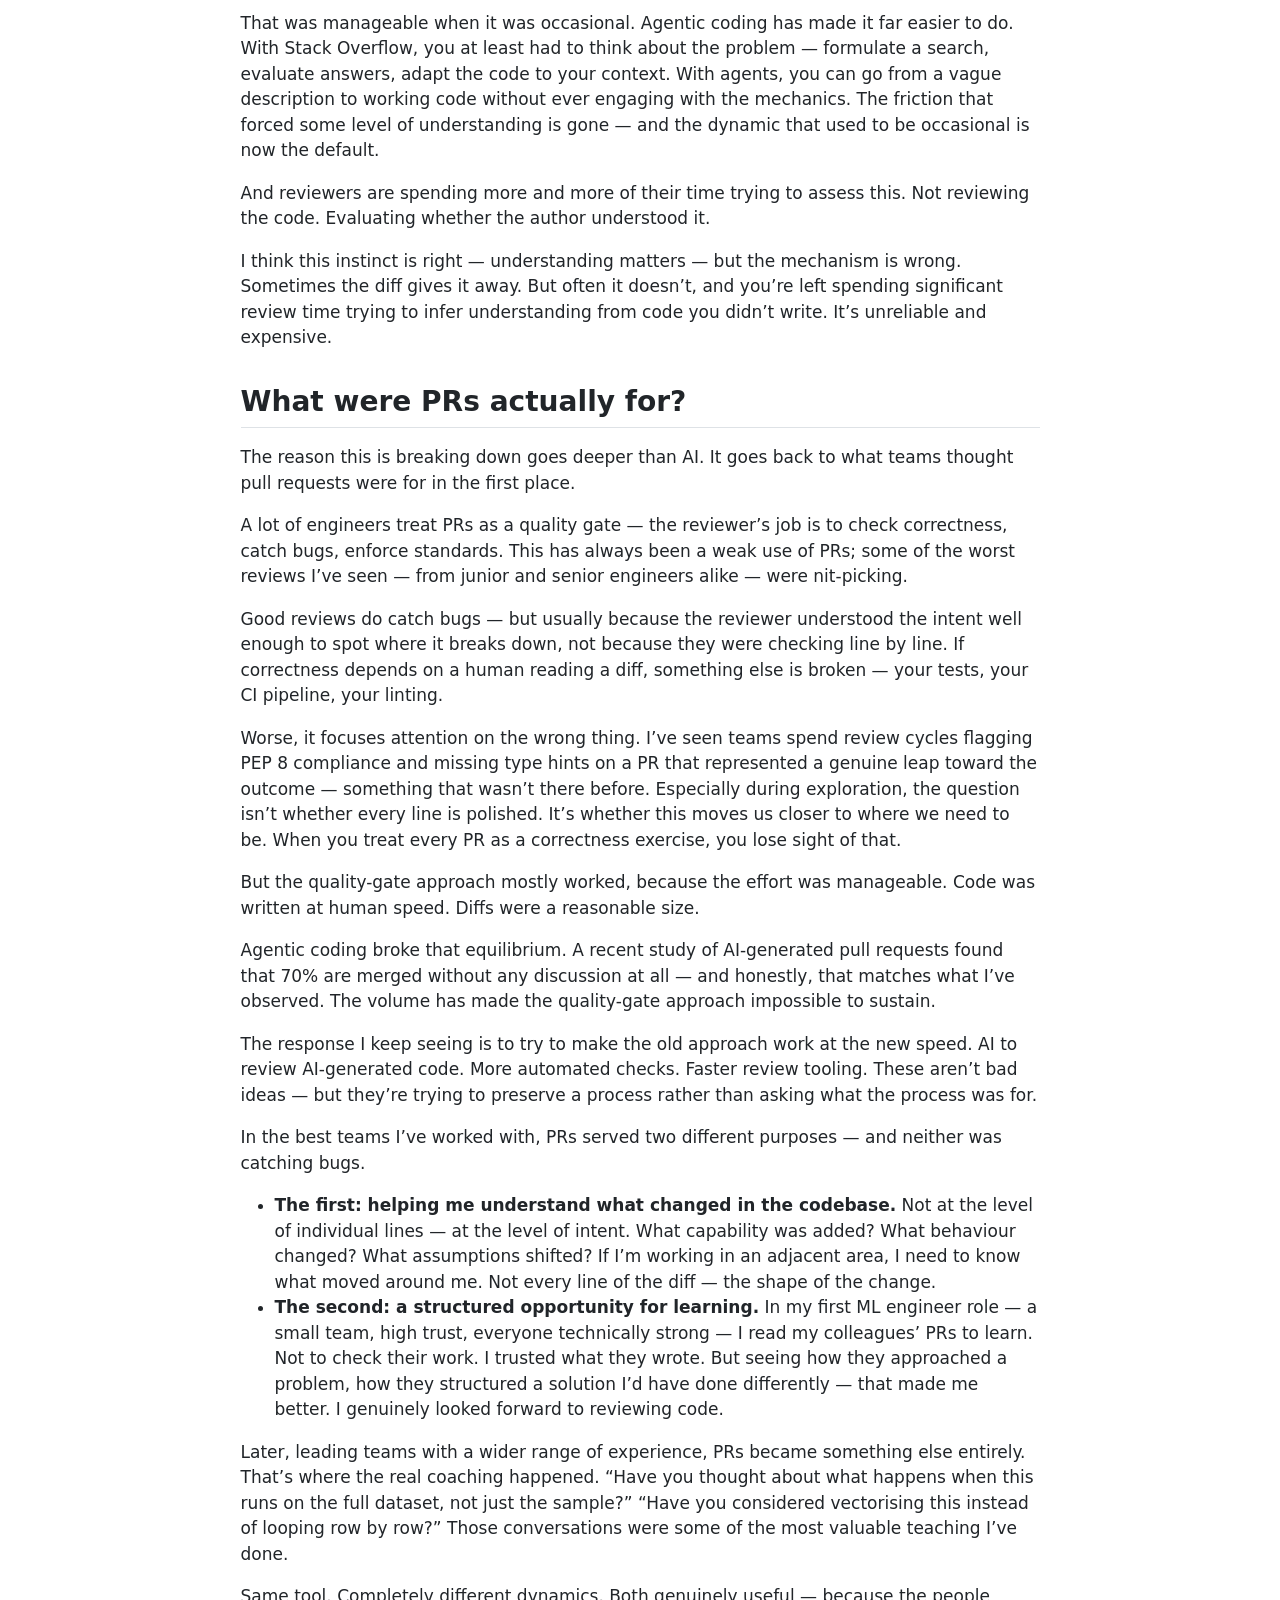
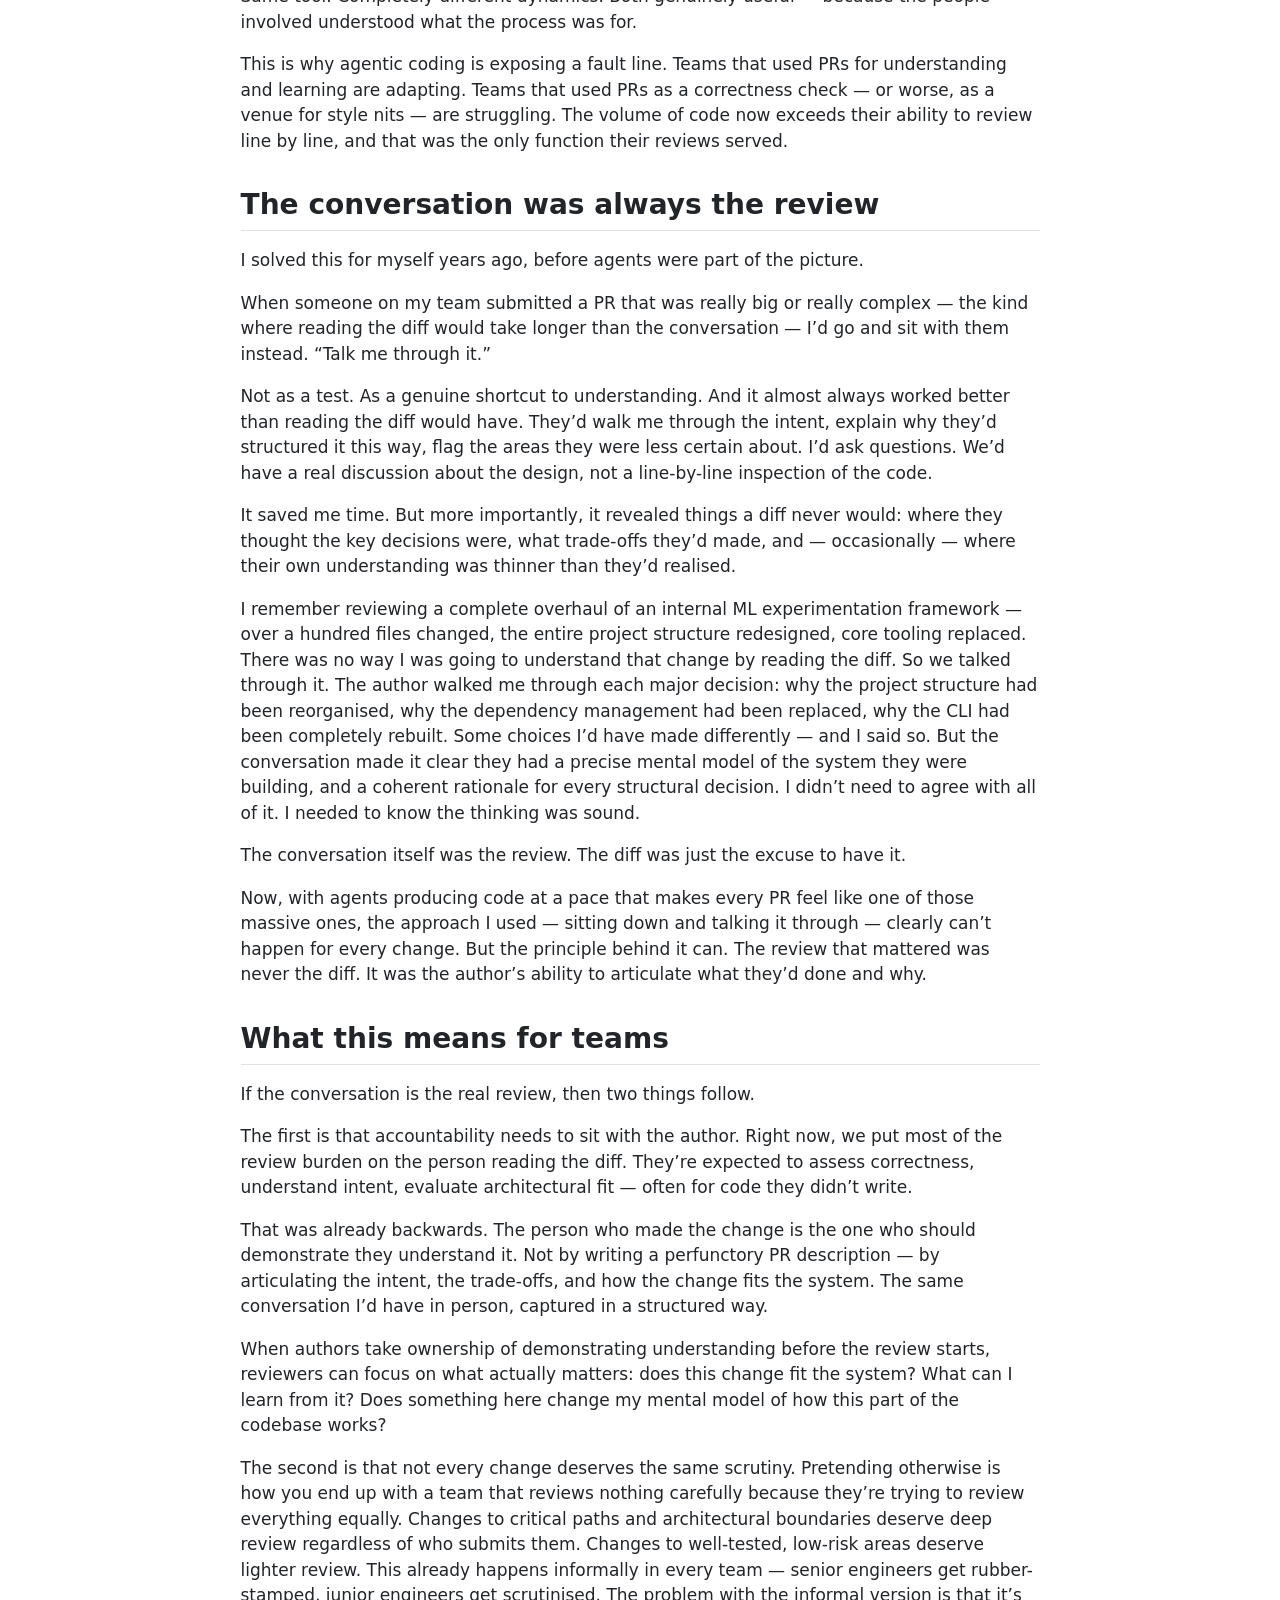
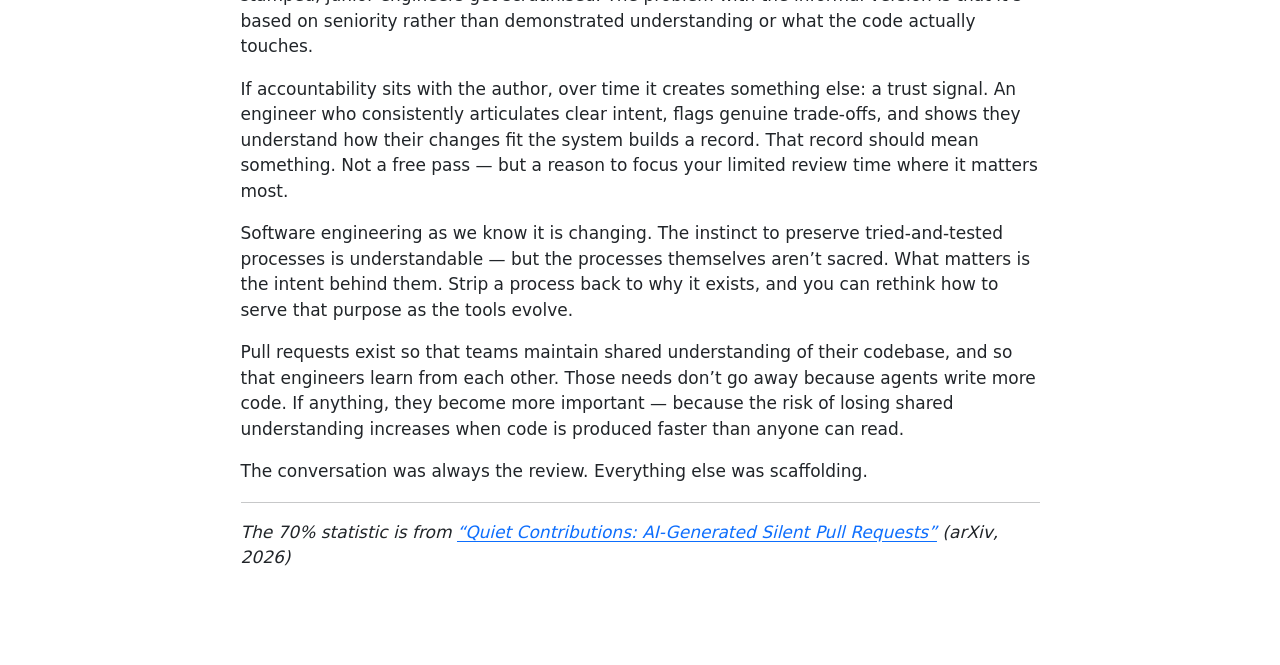
<file: writing/pull-requests-were-never-about-the-code/index.html>
<!DOCTYPE html>
<html xmlns="http://www.w3.org/1999/xhtml" lang="en" xml:lang="en"><head>

<meta charset="utf-8">
<meta name="generator" content="quarto-1.10.18">

<meta name="viewport" content="width=device-width, initial-scale=1.0, user-scalable=yes">

<meta name="dcterms.date" content="2026-02-22">
<meta name="description" content="Agentic coding hasn’t broken code review — it’s exposed what pull requests were really for. Understanding and learning, not line-by-line correctness.">

<title>Pull Requests Were Never Really About the Code – Chris Hughes</title>
<style>
/* Default styles provided by pandoc.
** See https://pandoc.org/MANUAL.html#variables-for-html for config info.
*/
span.smallcaps{font-variant: small-caps;}
div.columns{display: flex; gap: 1.5em;}
div.column{flex: auto;}
@media screen {
div.columns{gap: min(4vw, 1.5em);}
div.column{overflow-x: auto;}
}
div.hanging-indent{margin-left: 1.5em; text-indent: -1.5em;}
ul.task-list{list-style: none;}
ul.task-list li input[type="checkbox"] {
  width: 0.8em;
  margin: 0 0.8em 0.2em -1em; /* quarto-specific, see https://github.com/quarto-dev/quarto-cli/issues/4556 */ 
  vertical-align: middle;
}
</style>


<script src="../../site_libs/quarto-nav/quarto-nav.js"></script>
<script src="../../site_libs/quarto-nav/headroom.min.js"></script>
<script src="../../site_libs/clipboard/clipboard.min.js"></script>
<script src="../../site_libs/quarto-search/autocomplete.umd.js"></script>
<script src="../../site_libs/quarto-search/fuse.min.js"></script>
<script src="../../site_libs/quarto-search/quarto-search.js"></script>
<meta name="quarto:offset" content="../../">
<link href="../../profile.jpg" rel="icon" type="image/jpeg">
<script src="../../site_libs/quarto-html/quarto.js" type="module"></script>
<script src="../../site_libs/quarto-html/tabsets/tabsets.js" type="module"></script>
<script src="../../site_libs/quarto-html/popper.min.js"></script>
<script src="../../site_libs/quarto-html/tippy.umd.min.js"></script>
<script src="../../site_libs/quarto-html/anchor.min.js"></script>
<link href="../../site_libs/quarto-html/tippy.css" rel="stylesheet">
<link href="../../site_libs/quarto-html/quarto-syntax-highlighting-64a204ab8560d761af7679ceaba22944.css" rel="stylesheet" class="quarto-color-scheme" id="quarto-text-highlighting-styles">
<link href="../../site_libs/quarto-html/quarto-syntax-highlighting-dark-b85bc7c33db8c58e0ec93c3465666fed.css" rel="stylesheet" class="quarto-color-scheme quarto-color-alternate" id="quarto-text-highlighting-styles">
<link href="../../site_libs/quarto-html/quarto-syntax-highlighting-64a204ab8560d761af7679ceaba22944.css" rel="stylesheet" class="quarto-color-scheme-extra" id="quarto-text-highlighting-styles">
<script src="../../site_libs/bootstrap/bootstrap.min.js"></script>
<link href="../../site_libs/bootstrap/bootstrap-icons.css" rel="stylesheet">
<link href="../../site_libs/bootstrap/bootstrap-6105abc1fbcb78934dd6dfb0e21c61fe.min.css" rel="stylesheet" append-hash="true" class="quarto-color-scheme" id="quarto-bootstrap" data-mode="light">
<link href="../../site_libs/bootstrap/bootstrap-dark-bad7eb6acb78bec35b2014344c72f93c.min.css" rel="stylesheet" append-hash="true" class="quarto-color-scheme quarto-color-alternate" id="quarto-bootstrap" data-mode="dark">
<link href="../../site_libs/bootstrap/bootstrap-6105abc1fbcb78934dd6dfb0e21c61fe.min.css" rel="stylesheet" append-hash="true" class="quarto-color-scheme-extra" id="quarto-bootstrap" data-mode="light">
<script id="quarto-search-options" type="application/json">{
  "location": "navbar",
  "copy-button": false,
  "collapse-after": 3,
  "panel-placement": "end",
  "type": "overlay",
  "limit": 50,
  "keyboard-shortcut": [
    "f",
    "/",
    "s"
  ],
  "show-item-context": false,
  "language": {
    "search-no-results-text": "No results",
    "search-matching-documents-text": "matching documents",
    "search-copy-link-title": "Copy link to search",
    "search-hide-matches-text": "Hide additional matches",
    "search-more-match-text": "more match in this document",
    "search-more-matches-text": "more matches in this document",
    "search-clear-button-title": "Clear",
    "search-text-placeholder": "",
    "search-detached-cancel-button-title": "Cancel",
    "search-submit-button-title": "Submit",
    "search-label": "Search"
  }
}</script>
<meta name="google-site-verification" content="AGF-dapdxVAPw474kSusFtx18hRUnG14JVgfg-pqNw8">


<link rel="stylesheet" href="../../styles.css">
<meta property="og:title" content="Pull Requests Were Never Really About the Code – Chris Hughes">
<meta property="og:description" content="Agentic coding hasn’t broken code review — it’s exposed what pull requests were really for. Understanding and learning, not line-by-line correctness.">
<meta property="og:image" content="https://chris-hughes10.github.io/writing/pull-requests-were-never-about-the-code/ChatGPT Image Feb 22, 2026, 02_15_12 PM.png">
<meta property="og:site_name" content="Chris Hughes">
<meta property="og:image:height" content="1024">
<meta property="og:image:width" content="1536">
<meta name="twitter:title" content="Pull Requests Were Never Really About the Code – Chris Hughes">
<meta name="twitter:description" content="Agentic coding hasn’t broken code review — it’s exposed what pull requests were really for. Understanding and learning, not line-by-line correctness.">
<meta name="twitter:image" content="https://chris-hughes10.github.io/writing/pull-requests-were-never-about-the-code/ChatGPT Image Feb 22, 2026, 02_15_12 PM.png">
<meta name="twitter:image-height" content="1024">
<meta name="twitter:image-width" content="1536">
<meta name="twitter:card" content="summary_large_image">
</head>

<body class="nav-fixed fullcontent quarto-light"><script id="quarto-html-before-body" type="application/javascript">
    const toggleBodyColorMode = (bsSheetEl) => {
      const mode = bsSheetEl.getAttribute("data-mode");
      const bodyEl = window.document.querySelector("body");
      if (mode === "dark") {
        bodyEl.classList.add("quarto-dark");
        bodyEl.classList.remove("quarto-light");
      } else {
        bodyEl.classList.add("quarto-light");
        bodyEl.classList.remove("quarto-dark");
      }
    }
    const toggleBodyColorPrimary = () => {
      const bsSheetEl = window.document.querySelector("link#quarto-bootstrap:not([rel=disabled-stylesheet])");
      if (bsSheetEl) {
        toggleBodyColorMode(bsSheetEl);
      }
    }
    const setColorSchemeToggle = (alternate) => {
      const toggles = window.document.querySelectorAll('.quarto-color-scheme-toggle');
      for (let i=0; i < toggles.length; i++) {
        const toggle = toggles[i];
        if (toggle) {
          if (alternate) {
            toggle.classList.add("alternate");
          } else {
            toggle.classList.remove("alternate");
          }
        }
      }
    };
    const toggleColorMode = (alternate) => {
      // Switch the stylesheets
      const primaryStylesheets = window.document.querySelectorAll('link.quarto-color-scheme:not(.quarto-color-alternate)');
      const alternateStylesheets = window.document.querySelectorAll('link.quarto-color-scheme.quarto-color-alternate');
      manageTransitions('#quarto-margin-sidebar .nav-link', false);
      if (alternate) {
        // note: dark is layered on light, we don't disable primary!
        enableStylesheet(alternateStylesheets);
        for (const sheetNode of alternateStylesheets) {
          if (sheetNode.id === "quarto-bootstrap") {
            toggleBodyColorMode(sheetNode);
          }
        }
      } else {
        disableStylesheet(alternateStylesheets);
        enableStylesheet(primaryStylesheets)
        toggleBodyColorPrimary();
      }
      manageTransitions('#quarto-margin-sidebar .nav-link', true);
      // Switch the toggles
      setColorSchemeToggle(alternate)
      // Hack to workaround the fact that safari doesn't
      // properly recolor the scrollbar when toggling (#1455)
      if (navigator.userAgent.indexOf('Safari') > 0 && navigator.userAgent.indexOf('Chrome') == -1) {
        manageTransitions("body", false);
        window.scrollTo(0, 1);
        setTimeout(() => {
          window.scrollTo(0, 0);
          manageTransitions("body", true);
        }, 40);
      }
    }
    const disableStylesheet = (stylesheets) => {
      for (let i=0; i < stylesheets.length; i++) {
        const stylesheet = stylesheets[i];
        stylesheet.rel = 'disabled-stylesheet';
      }
    }
    const enableStylesheet = (stylesheets) => {
      for (let i=0; i < stylesheets.length; i++) {
        const stylesheet = stylesheets[i];
        if(stylesheet.rel !== 'stylesheet') { // for Chrome, which will still FOUC without this check
          stylesheet.rel = 'stylesheet';
        }
      }
    }
    const manageTransitions = (selector, allowTransitions) => {
      const els = window.document.querySelectorAll(selector);
      for (let i=0; i < els.length; i++) {
        const el = els[i];
        if (allowTransitions) {
          el.classList.remove('notransition');
        } else {
          el.classList.add('notransition');
        }
      }
    }
    const isFileUrl = () => {
      return window.location.protocol === 'file:';
    }
    const hasAlternateSentinel = () => {
      let styleSentinel = getColorSchemeSentinel();
      if (styleSentinel !== null) {
        return styleSentinel === "alternate";
      } else {
        return false;
      }
    }
    const setStyleSentinel = (alternate) => {
      const value = alternate ? "alternate" : "default";
      if (!isFileUrl()) {
        window.localStorage.setItem("quarto-color-scheme", value);
      } else {
        localAlternateSentinel = value;
      }
    }
    const getColorSchemeSentinel = () => {
      if (!isFileUrl()) {
        const storageValue = window.localStorage.getItem("quarto-color-scheme");
        return storageValue != null ? storageValue : localAlternateSentinel;
      } else {
        return localAlternateSentinel;
      }
    }
    const toggleGiscusIfUsed = (isAlternate, darkModeDefault) => {
      const baseTheme = document.querySelector('#giscus-base-theme')?.value ?? 'light';
      const alternateTheme = document.querySelector('#giscus-alt-theme')?.value ?? 'dark';
      let newTheme = '';
      if(authorPrefersDark) {
        newTheme = isAlternate ? baseTheme : alternateTheme;
      } else {
        newTheme = isAlternate ? alternateTheme : baseTheme;
      }
      const changeGiscusTheme = () => {
        // From: https://github.com/giscus/giscus/issues/336
        const sendMessage = (message) => {
          const iframe = document.querySelector('iframe.giscus-frame');
          if (!iframe) return;
          iframe.contentWindow.postMessage({ giscus: message }, 'https://giscus.app');
        }
        sendMessage({
          setConfig: {
            theme: newTheme
          }
        });
      }
      const isGiscussLoaded = window.document.querySelector('iframe.giscus-frame') !== null;
      if (isGiscussLoaded) {
        changeGiscusTheme();
      }
    };
    const authorPrefersDark = false;
    const darkModeDefault = authorPrefersDark;
      document.querySelector('link#quarto-text-highlighting-styles.quarto-color-scheme-extra').rel = 'disabled-stylesheet';
      document.querySelector('link#quarto-bootstrap.quarto-color-scheme-extra').rel = 'disabled-stylesheet';
    let localAlternateSentinel = darkModeDefault ? 'alternate' : 'default';
    // Dark / light mode switch
    window.quartoToggleColorScheme = () => {
      // Read the current dark / light value
      let toAlternate = !hasAlternateSentinel();
      toggleColorMode(toAlternate);
      setStyleSentinel(toAlternate);
      toggleGiscusIfUsed(toAlternate, darkModeDefault);
      window.dispatchEvent(new Event('resize'));
    };
    // Switch to dark mode if need be
    if (hasAlternateSentinel()) {
      toggleColorMode(true);
    } else {
      toggleColorMode(false);
    }
  </script>

<div id="quarto-search-results"></div>
  <header id="quarto-header" class="headroom fixed-top">
    <nav class="navbar navbar-expand-lg " data-bs-theme="dark">
      <div class="navbar-container container-fluid">
      <div class="navbar-brand-container mx-auto">
    <a class="navbar-brand" href="../../index.html">
    <span class="navbar-title">Chris Hughes</span>
    </a>
  </div>
        <div class="quarto-navbar-tools tools-end">
  <a href="" class="quarto-color-scheme-toggle quarto-navigation-tool  px-1" onclick="window.quartoToggleColorScheme(); return false;" title="Toggle dark mode"><i class="bi"></i></a>
</div>
          <div id="quarto-search" class="" title="Search"></div>
      </div> <!-- /container-fluid -->
    </nav>
</header>
<!-- content -->
<div id="quarto-content" class="quarto-container page-columns page-rows-contents page-layout-article page-navbar">
<!-- sidebar -->
<!-- margin-sidebar -->
    
<!-- main -->
<main class="content" id="quarto-document-content">


<header id="title-block-header" class="quarto-title-block default">
<div class="quarto-title">
<h1 class="title">Pull Requests Were Never Really About the Code</h1>
<p class="subtitle lead">What agentic coding reveals about how teams actually work</p>
  <div class="quarto-categories">
    <div class="quarto-category">AI</div>
    <div class="quarto-category">Software Engineering</div>
  </div>
  </div>

<div>
  <div class="description">
    Agentic coding hasn’t broken code review — it’s exposed what pull requests were really for. Understanding and learning, not line-by-line correctness.
  </div>
</div>


<div class="quarto-title-meta">

    
    <div>
    <div class="quarto-title-meta-heading">Published</div>
    <div class="quarto-title-meta-contents">
      <p class="date">February 22, 2026</p>
    </div>
  </div>
  
    
  </div>
  


</header>


<p><img src="ChatGPT Image Feb 22, 2026, 02_15_12 PM.png" class="img-fluid"></p>
<p>I’ve been reviewing pull requests for over a decade. Recently, something shifted in what I’m actually doing.</p>
<p>When I review a PR from someone using an AI coding agent, I still do the usual things — understand what changed, check how it fits the system, look at whether the key ideas are sound. But increasingly, I’m trying to figure out something else: does this person understand what they’ve submitted?</p>
<p>Did they guide the agent with clear intent — knowing what they wanted, making deliberate choices about structure and trade-offs? Or did they just accept whatever it produced?</p>
<p>Sometimes the diff makes it obvious. You can see the inconsistencies, the patterns that don’t match the codebase, the code that nobody who understood the system would have written. But often the output looks perfectly plausible — and you can’t tell.</p>
<p>That’s not a code review. It’s a trust assessment disguised as a code review. And I don’t think I’m the only one doing it.</p>
<section id="ive-seen-this-before" class="level2">
<h2 class="anchored" data-anchor-id="ive-seen-this-before">I’ve seen this before</h2>
<p>This feels new. It isn’t.</p>
<p>Across multiple teams I’ve led, I’d review PRs and wonder whether the author understood a particular block of code or just pasted it from Stack Overflow. Usually it was junior engineers — but not always. The review conversation was how I’d find out. “Walk me through what this section does.” “What happens if this call fails?” The ones who understood could explain their thinking. The ones who’d pasted without understanding couldn’t.</p>
<p>That was manageable when it was occasional. Agentic coding has made it far easier to do. With Stack Overflow, you at least had to think about the problem — formulate a search, evaluate answers, adapt the code to your context. With agents, you can go from a vague description to working code without ever engaging with the mechanics. The friction that forced some level of understanding is gone — and the dynamic that used to be occasional is now the default.</p>
<p>And reviewers are spending more and more of their time trying to assess this. Not reviewing the code. Evaluating whether the author understood it.</p>
<p>I think this instinct is right — understanding matters — but the mechanism is wrong. Sometimes the diff gives it away. But often it doesn’t, and you’re left spending significant review time trying to infer understanding from code you didn’t write. It’s unreliable and expensive.</p>
</section>
<section id="what-were-prs-actually-for" class="level2">
<h2 class="anchored" data-anchor-id="what-were-prs-actually-for">What were PRs actually for?</h2>
<p>The reason this is breaking down goes deeper than AI. It goes back to what teams thought pull requests were for in the first place.</p>
<p>A lot of engineers treat PRs as a quality gate — the reviewer’s job is to check correctness, catch bugs, enforce standards. This has always been a weak use of PRs; some of the worst reviews I’ve seen — from junior and senior engineers alike — were nit-picking.</p>
<p>Good reviews do catch bugs — but usually because the reviewer understood the intent well enough to spot where it breaks down, not because they were checking line by line. If correctness depends on a human reading a diff, something else is broken — your tests, your CI pipeline, your linting.</p>
<p>Worse, it focuses attention on the wrong thing. I’ve seen teams spend review cycles flagging PEP 8 compliance and missing type hints on a PR that represented a genuine leap toward the outcome — something that wasn’t there before. Especially during exploration, the question isn’t whether every line is polished. It’s whether this moves us closer to where we need to be. When you treat every PR as a correctness exercise, you lose sight of that.</p>
<p>But the quality-gate approach mostly worked, because the effort was manageable. Code was written at human speed. Diffs were a reasonable size.</p>
<p>Agentic coding broke that equilibrium. A recent study of AI-generated pull requests found that 70% are merged without any discussion at all — and honestly, that matches what I’ve observed. The volume has made the quality-gate approach impossible to sustain.</p>
<p>The response I keep seeing is to try to make the old approach work at the new speed. AI to review AI-generated code. More automated checks. Faster review tooling. These aren’t bad ideas — but they’re trying to preserve a process rather than asking what the process was for.</p>
<p>In the best teams I’ve worked with, PRs served two different purposes — and neither was catching bugs.</p>
<ul>
<li><strong>The first: helping me understand what changed in the codebase.</strong> Not at the level of individual lines — at the level of intent. What capability was added? What behaviour changed? What assumptions shifted? If I’m working in an adjacent area, I need to know what moved around me. Not every line of the diff — the shape of the change.</li>
<li><strong>The second: a structured opportunity for learning.</strong> In my first ML engineer role — a small team, high trust, everyone technically strong — I read my colleagues’ PRs to learn. Not to check their work. I trusted what they wrote. But seeing how they approached a problem, how they structured a solution I’d have done differently — that made me better. I genuinely looked forward to reviewing code.</li>
</ul>
<p>Later, leading teams with a wider range of experience, PRs became something else entirely. That’s where the real coaching happened. “Have you thought about what happens when this runs on the full dataset, not just the sample?” “Have you considered vectorising this instead of looping row by row?” Those conversations were some of the most valuable teaching I’ve done.</p>
<p>Same tool. Completely different dynamics. Both genuinely useful — because the people involved understood what the process was for.</p>
<p>This is why agentic coding is exposing a fault line. Teams that used PRs for understanding and learning are adapting. Teams that used PRs as a correctness check — or worse, as a venue for style nits — are struggling. The volume of code now exceeds their ability to review line by line, and that was the only function their reviews served.</p>
</section>
<section id="the-conversation-was-always-the-review" class="level2">
<h2 class="anchored" data-anchor-id="the-conversation-was-always-the-review">The conversation was always the review</h2>
<p>I solved this for myself years ago, before agents were part of the picture.</p>
<p>When someone on my team submitted a PR that was really big or really complex — the kind where reading the diff would take longer than the conversation — I’d go and sit with them instead. “Talk me through it.”</p>
<p>Not as a test. As a genuine shortcut to understanding. And it almost always worked better than reading the diff would have. They’d walk me through the intent, explain why they’d structured it this way, flag the areas they were less certain about. I’d ask questions. We’d have a real discussion about the design, not a line-by-line inspection of the code.</p>
<p>It saved me time. But more importantly, it revealed things a diff never would: where they thought the key decisions were, what trade-offs they’d made, and — occasionally — where their own understanding was thinner than they’d realised.</p>
<p>I remember reviewing a complete overhaul of an internal ML experimentation framework — over a hundred files changed, the entire project structure redesigned, core tooling replaced. There was no way I was going to understand that change by reading the diff. So we talked through it. The author walked me through each major decision: why the project structure had been reorganised, why the dependency management had been replaced, why the CLI had been completely rebuilt. Some choices I’d have made differently — and I said so. But the conversation made it clear they had a precise mental model of the system they were building, and a coherent rationale for every structural decision. I didn’t need to agree with all of it. I needed to know the thinking was sound.</p>
<p>The conversation itself was the review. The diff was just the excuse to have it.</p>
<p>Now, with agents producing code at a pace that makes every PR feel like one of those massive ones, the approach I used — sitting down and talking it through — clearly can’t happen for every change. But the principle behind it can. The review that mattered was never the diff. It was the author’s ability to articulate what they’d done and why.</p>
</section>
<section id="what-this-means-for-teams" class="level2">
<h2 class="anchored" data-anchor-id="what-this-means-for-teams">What this means for teams</h2>
<p>If the conversation is the real review, then two things follow.</p>
<p>The first is that accountability needs to sit with the author. Right now, we put most of the review burden on the person reading the diff. They’re expected to assess correctness, understand intent, evaluate architectural fit — often for code they didn’t write.</p>
<p>That was already backwards. The person who made the change is the one who should demonstrate they understand it. Not by writing a perfunctory PR description — by articulating the intent, the trade-offs, and how the change fits the system. The same conversation I’d have in person, captured in a structured way.</p>
<p>When authors take ownership of demonstrating understanding before the review starts, reviewers can focus on what actually matters: does this change fit the system? What can I learn from it? Does something here change my mental model of how this part of the codebase works?</p>
<p>The second is that not every change deserves the same scrutiny. Pretending otherwise is how you end up with a team that reviews nothing carefully because they’re trying to review everything equally. Changes to critical paths and architectural boundaries deserve deep review regardless of who submits them. Changes to well-tested, low-risk areas deserve lighter review. This already happens informally in every team — senior engineers get rubber-stamped, junior engineers get scrutinised. The problem with the informal version is that it’s based on seniority rather than demonstrated understanding or what the code actually touches.</p>
<p>If accountability sits with the author, over time it creates something else: a trust signal. An engineer who consistently articulates clear intent, flags genuine trade-offs, and shows they understand how their changes fit the system builds a record. That record should mean something. Not a free pass — but a reason to focus your limited review time where it matters most.</p>
<p>Software engineering as we know it is changing. The instinct to preserve tried-and-tested processes is understandable — but the processes themselves aren’t sacred. What matters is the intent behind them. Strip a process back to why it exists, and you can rethink how to serve that purpose as the tools evolve.</p>
<p>Pull requests exist so that teams maintain shared understanding of their codebase, and so that engineers learn from each other. Those needs don’t go away because agents write more code. If anything, they become more important — because the risk of losing shared understanding increases when code is produced faster than anyone can read.</p>
<p>The conversation was always the review. Everything else was scaffolding.</p>
<hr>
<p><em>The 70% statistic is from <a href="https://arxiv.org/abs/2601.21102">“Quiet Contributions: AI-Generated Silent Pull Requests”</a> (arXiv, 2026)</em></p>


</section>

</main> <!-- /main -->
<script src="../../code-modal.js"></script>
<script src="../../source-modal.js"></script>
<script id="quarto-html-after-body" type="application/javascript">
  window.document.addEventListener("DOMContentLoaded", function (event) {
    // Ensure there is a toggle, if there isn't float one in the top right
    if (window.document.querySelector('.quarto-color-scheme-toggle') === null) {
      const a = window.document.createElement('a');
      a.classList.add('top-right');
      a.classList.add('quarto-color-scheme-toggle');
      a.href = "";
      a.onclick = function() { try { window.quartoToggleColorScheme(); } catch {} return false; };
      const i = window.document.createElement("i");
      i.classList.add('bi');
      a.appendChild(i);
      window.document.body.appendChild(a);
    }
    setColorSchemeToggle(hasAlternateSentinel())
    const icon = "";
    const anchorJS = new window.AnchorJS();
    anchorJS.options = {
      placement: 'right',
      icon: icon
    };
    anchorJS.add('.anchored');
    const isCodeAnnotation = (el) => {
      for (const clz of el.classList) {
        if (clz.startsWith('code-annotation-')) {                     
          return true;
        }
      }
      return false;
    }
    const onCopySuccess = function(e) {
      // button target
      const button = e.trigger;
      // don't keep focus
      button.blur();
      // flash "checked"
      button.classList.add('code-copy-button-checked');
      var currentTitle = button.getAttribute("title");
      button.setAttribute("title", "Copied!");
      let tooltip;
      if (window.bootstrap) {
        button.setAttribute("data-bs-toggle", "tooltip");
        button.setAttribute("data-bs-placement", "left");
        button.setAttribute("data-bs-title", "Copied!");
        tooltip = new bootstrap.Tooltip(button, 
          { trigger: "manual", 
            customClass: "code-copy-button-tooltip",
            offset: [0, -8]});
        tooltip.show();    
      }
      setTimeout(function() {
        if (tooltip) {
          tooltip.hide();
          button.removeAttribute("data-bs-title");
          button.removeAttribute("data-bs-toggle");
          button.removeAttribute("data-bs-placement");
        }
        button.setAttribute("title", currentTitle);
        button.classList.remove('code-copy-button-checked');
      }, 1000);
      // clear code selection
      e.clearSelection();
    }
    const getTextToCopy = function(trigger) {
      const outerScaffold = trigger.parentElement.cloneNode(true);
      const codeEl = outerScaffold.querySelector('code');
      for (const childEl of codeEl.children) {
        if (isCodeAnnotation(childEl)) {
          childEl.remove();
        }
      }
      return codeEl.innerText;
    }
    const clipboard = new window.ClipboardJS('.code-copy-button:not([data-in-quarto-modal])', {
      text: getTextToCopy
    });
    clipboard.on('success', onCopySuccess);
    if (window.document.getElementById('quarto-embedded-source-code-modal')) {
      const clipboardModal = new window.ClipboardJS('.code-copy-button[data-in-quarto-modal]', {
        text: getTextToCopy,
        container: window.document.getElementById('quarto-embedded-source-code-modal')
      });
      clipboardModal.on('success', onCopySuccess);
    }
      var localhostRegex = new RegExp(/^(?:http|https):\/\/localhost\:?[0-9]*\//);
      var mailtoRegex = new RegExp(/^mailto:/);
        var filterRegex = new RegExp("https:\/\/chris-hughes10\.github\.io");
      var isInternal = (href) => {
          return filterRegex.test(href) || localhostRegex.test(href) || mailtoRegex.test(href);
      }
      // Inspect non-navigation links and adorn them if external
     var links = window.document.querySelectorAll('a[href]:not(.nav-link):not(.navbar-brand):not(.toc-action):not(.sidebar-link):not(.sidebar-item-toggle):not(.pagination-link):not(.no-external):not([aria-hidden]):not(.dropdown-item):not(.quarto-navigation-tool):not(.about-link)');
      for (var i=0; i<links.length; i++) {
        const link = links[i];
        if (!isInternal(link.href)) {
          // undo the damage that might have been done by quarto-nav.js in the case of
          // links that we want to consider external
          if (link.dataset.originalHref !== undefined) {
            link.href = link.dataset.originalHref;
          }
        }
      }
    function tippyHover(el, contentFn, onTriggerFn, onUntriggerFn) {
      const config = {
        allowHTML: true,
        maxWidth: 500,
        delay: 100,
        arrow: false,
        appendTo: function(el) {
            return el.parentElement;
        },
        interactive: true,
        interactiveBorder: 10,
        theme: 'quarto',
        placement: 'bottom-start',
      };
      if (contentFn) {
        config.content = contentFn;
      }
      if (onTriggerFn) {
        config.onTrigger = onTriggerFn;
      }
      if (onUntriggerFn) {
        config.onUntrigger = onUntriggerFn;
      }
      window.tippy(el, config); 
    }
    const noterefs = window.document.querySelectorAll('a[role="doc-noteref"]');
    for (var i=0; i<noterefs.length; i++) {
      const ref = noterefs[i];
      tippyHover(ref, function() {
        // use id or data attribute instead here
        let href = ref.getAttribute('data-footnote-href') || ref.getAttribute('href');
        try { href = new URL(href).hash; } catch {}
        const id = href.replace(/^#\/?/, "");
        const note = window.document.getElementById(id);
        if (note) {
          return note.innerHTML;
        } else {
          return "";
        }
      });
    }
    const xrefs = window.document.querySelectorAll('a.quarto-xref');
    const processXRef = (id, note) => {
      // Strip column container classes
      const stripColumnClz = (el) => {
        el.classList.remove("page-full", "page-columns");
        if (el.children) {
          for (const child of el.children) {
            stripColumnClz(child);
          }
        }
      }
      stripColumnClz(note)
      if (id === null || id.startsWith('sec-')) {
        // Special case sections, only their first couple elements
        const container = document.createElement("div");
        if (note.children && note.children.length > 2) {
          container.appendChild(note.children[0].cloneNode(true));
          for (let i = 1; i < note.children.length; i++) {
            const child = note.children[i];
            if (child.tagName === "P" && child.innerText === "") {
              continue;
            } else {
              container.appendChild(child.cloneNode(true));
              break;
            }
          }
          if (window.Quarto?.typesetMath) {
            window.Quarto.typesetMath(container);
          }
          return container.innerHTML
        } else {
          if (window.Quarto?.typesetMath) {
            window.Quarto.typesetMath(note);
          }
          return note.innerHTML;
        }
      } else {
        // Remove any anchor links if they are present
        const anchorLink = note.querySelector('a.anchorjs-link');
        if (anchorLink) {
          anchorLink.remove();
        }
        if (window.Quarto?.typesetMath) {
          window.Quarto.typesetMath(note);
        }
        if (note.classList.contains("callout")) {
          return note.outerHTML;
        } else {
          return note.innerHTML;
        }
      }
    }
    for (var i=0; i<xrefs.length; i++) {
      const xref = xrefs[i];
      tippyHover(xref, undefined, function(instance) {
        instance.disable();
        let url = xref.getAttribute('href');
        let hash = undefined; 
        if (url.startsWith('#')) {
          hash = url;
        } else {
          try { hash = new URL(url).hash; } catch {}
        }
        if (hash) {
          const id = hash.replace(/^#\/?/, "");
          const note = window.document.getElementById(id);
          if (note !== null) {
            try {
              const html = processXRef(id, note.cloneNode(true));
              instance.setContent(html);
            } finally {
              instance.enable();
              instance.show();
            }
          } else {
            // See if we can fetch this
            fetch(url.split('#')[0])
            .then(res => res.text())
            .then(html => {
              const parser = new DOMParser();
              const htmlDoc = parser.parseFromString(html, "text/html");
              const note = htmlDoc.getElementById(id);
              if (note !== null) {
                const html = processXRef(id, note);
                instance.setContent(html);
              } 
            }).finally(() => {
              instance.enable();
              instance.show();
            });
          }
        } else {
          // See if we can fetch a full url (with no hash to target)
          // This is a special case and we should probably do some content thinning / targeting
          fetch(url)
          .then(res => res.text())
          .then(html => {
            const parser = new DOMParser();
            const htmlDoc = parser.parseFromString(html, "text/html");
            const note = htmlDoc.querySelector('main.content');
            if (note !== null) {
              // This should only happen for chapter cross references
              // (since there is no id in the URL)
              // remove the first header
              if (note.children.length > 0 && note.children[0].tagName === "HEADER") {
                note.children[0].remove();
              }
              const html = processXRef(null, note);
              instance.setContent(html);
            } 
          }).finally(() => {
            instance.enable();
            instance.show();
          });
        }
      }, function(instance) {
      });
    }
        let selectedAnnoteEl;
        const selectorForAnnotation = ( cell, annotation) => {
          let cellAttr = 'data-code-cell="' + cell + '"';
          let lineAttr = 'data-code-annotation="' +  annotation + '"';
          const selector = 'span[' + cellAttr + '][' + lineAttr + ']';
          return selector;
        }
        const selectCodeLines = (annoteEl) => {
          const doc = window.document;
          const targetCell = annoteEl.getAttribute("data-target-cell");
          const targetAnnotation = annoteEl.getAttribute("data-target-annotation");
          const annoteSpan = window.document.querySelector(selectorForAnnotation(targetCell, targetAnnotation));
          const lines = annoteSpan.getAttribute("data-code-lines").split(",");
          const lineIds = lines.map((line) => {
            return targetCell + "-" + line;
          })
          let top = null;
          let height = null;
          let parent = null;
          if (lineIds.length > 0) {
              //compute the position of the single el (top and bottom and make a div)
              const el = window.document.getElementById(lineIds[0]);
              top = el.offsetTop;
              height = el.offsetHeight;
              parent = el.parentElement.parentElement;
            if (lineIds.length > 1) {
              const lastEl = window.document.getElementById(lineIds[lineIds.length - 1]);
              const bottom = lastEl.offsetTop + lastEl.offsetHeight;
              height = bottom - top;
            }
            if (top !== null && height !== null && parent !== null) {
              // cook up a div (if necessary) and position it 
              let div = window.document.getElementById("code-annotation-line-highlight");
              if (div === null) {
                div = window.document.createElement("div");
                div.setAttribute("id", "code-annotation-line-highlight");
                div.style.position = 'absolute';
                parent.appendChild(div);
              }
              div.style.top = top - 2 + "px";
              div.style.height = height + 4 + "px";
              div.style.left = 0;
              let gutterDiv = window.document.getElementById("code-annotation-line-highlight-gutter");
              if (gutterDiv === null) {
                gutterDiv = window.document.createElement("div");
                gutterDiv.setAttribute("id", "code-annotation-line-highlight-gutter");
                gutterDiv.style.position = 'absolute';
                const codeCell = window.document.getElementById(targetCell);
                const gutter = codeCell.querySelector('.code-annotation-gutter');
                gutter.appendChild(gutterDiv);
              }
              gutterDiv.style.top = top - 2 + "px";
              gutterDiv.style.height = height + 4 + "px";
            }
            selectedAnnoteEl = annoteEl;
          }
        };
        const unselectCodeLines = () => {
          const elementsIds = ["code-annotation-line-highlight", "code-annotation-line-highlight-gutter"];
          elementsIds.forEach((elId) => {
            const div = window.document.getElementById(elId);
            if (div) {
              div.remove();
            }
          });
          selectedAnnoteEl = undefined;
        };
          // Handle positioning of the toggle
      window.addEventListener(
        "resize",
        throttle(() => {
          elRect = undefined;
          if (selectedAnnoteEl) {
            selectCodeLines(selectedAnnoteEl);
          }
        }, 10)
      );
      function throttle(fn, ms) {
      let throttle = false;
      let timer;
        return (...args) => {
          if(!throttle) { // first call gets through
              fn.apply(this, args);
              throttle = true;
          } else { // all the others get throttled
              if(timer) clearTimeout(timer); // cancel #2
              timer = setTimeout(() => {
                fn.apply(this, args);
                timer = throttle = false;
              }, ms);
          }
        };
      }
        // Attach click handler to the DT
        const annoteDls = window.document.querySelectorAll('dt[data-target-cell]');
        for (const annoteDlNode of annoteDls) {
          annoteDlNode.addEventListener('click', (event) => {
            const clickedEl = event.target;
            if (clickedEl !== selectedAnnoteEl) {
              unselectCodeLines();
              const activeEl = window.document.querySelector('dt[data-target-cell].code-annotation-active');
              if (activeEl) {
                activeEl.classList.remove('code-annotation-active');
              }
              selectCodeLines(clickedEl);
              clickedEl.classList.add('code-annotation-active');
            } else {
              // Unselect the line
              unselectCodeLines();
              clickedEl.classList.remove('code-annotation-active');
            }
          });
        }
    const findCites = (el) => {
      const parentEl = el.parentElement;
      if (parentEl) {
        const cites = parentEl.dataset.cites;
        if (cites) {
          return {
            el,
            cites: cites.split(' ')
          };
        } else {
          return findCites(el.parentElement)
        }
      } else {
        return undefined;
      }
    };
    var bibliorefs = window.document.querySelectorAll('a[role="doc-biblioref"]');
    for (var i=0; i<bibliorefs.length; i++) {
      const ref = bibliorefs[i];
      const citeInfo = findCites(ref);
      if (citeInfo) {
        tippyHover(citeInfo.el, function() {
          var popup = window.document.createElement('div');
          citeInfo.cites.forEach(function(cite) {
            var citeDiv = window.document.createElement('div');
            citeDiv.classList.add('hanging-indent');
            citeDiv.classList.add('csl-entry');
            var biblioDiv = window.document.getElementById('ref-' + cite);
            if (biblioDiv) {
              citeDiv.innerHTML = biblioDiv.innerHTML;
            }
            popup.appendChild(citeDiv);
          });
          return popup.innerHTML;
        });
      }
    }
  });
  </script>
</div> <!-- /content -->




</body></html>
</file>
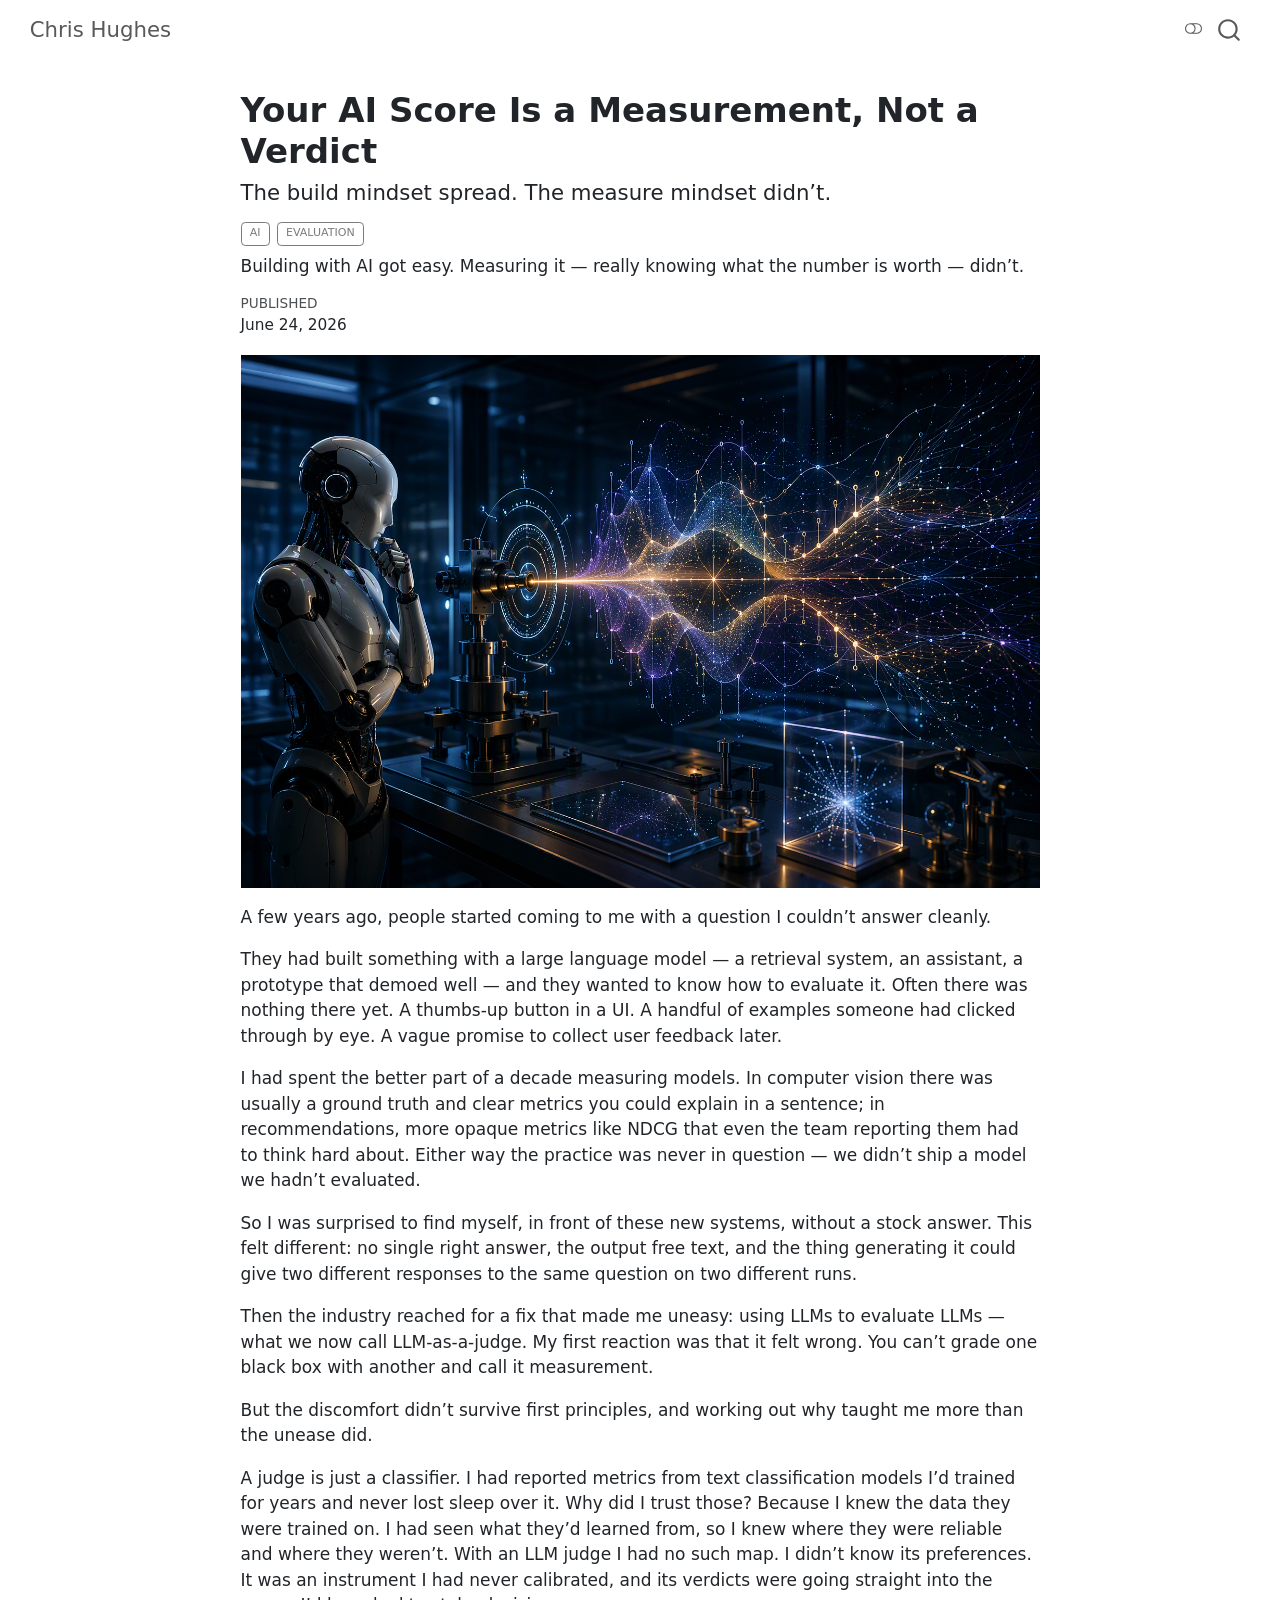
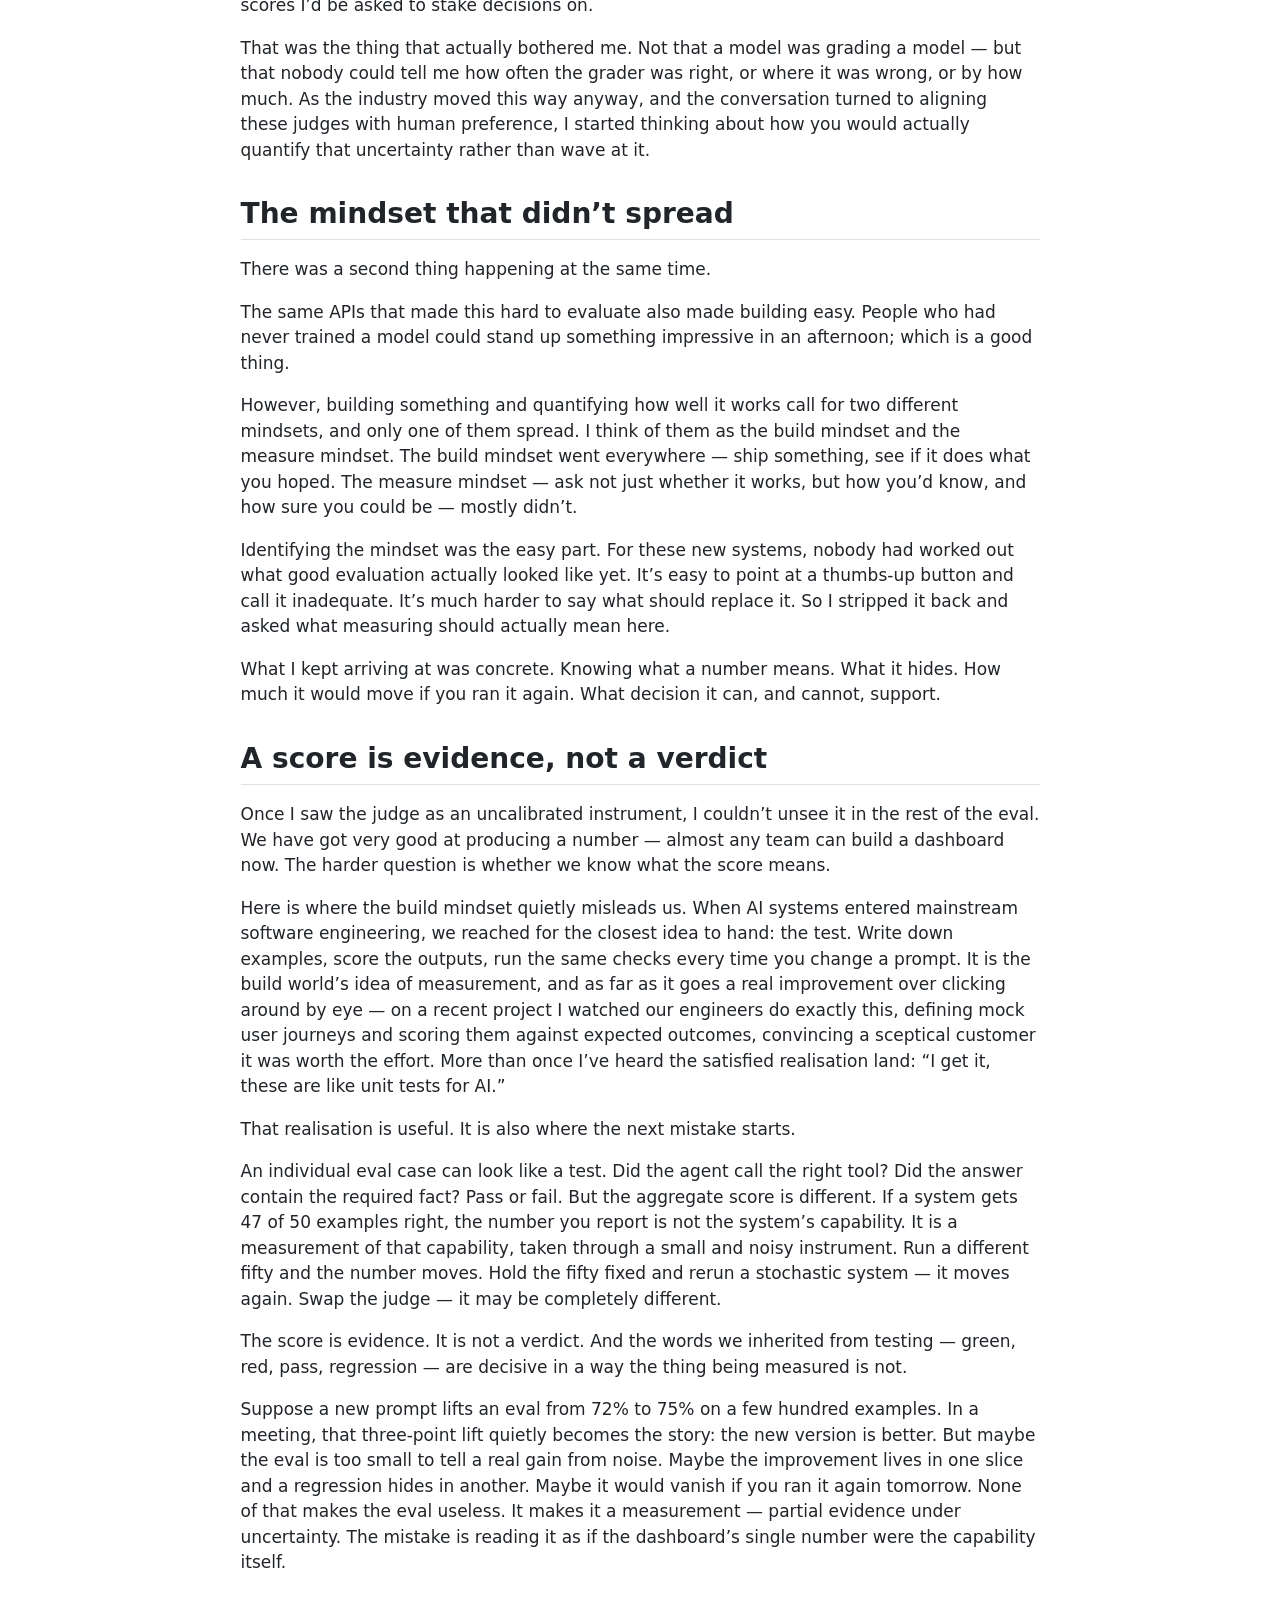
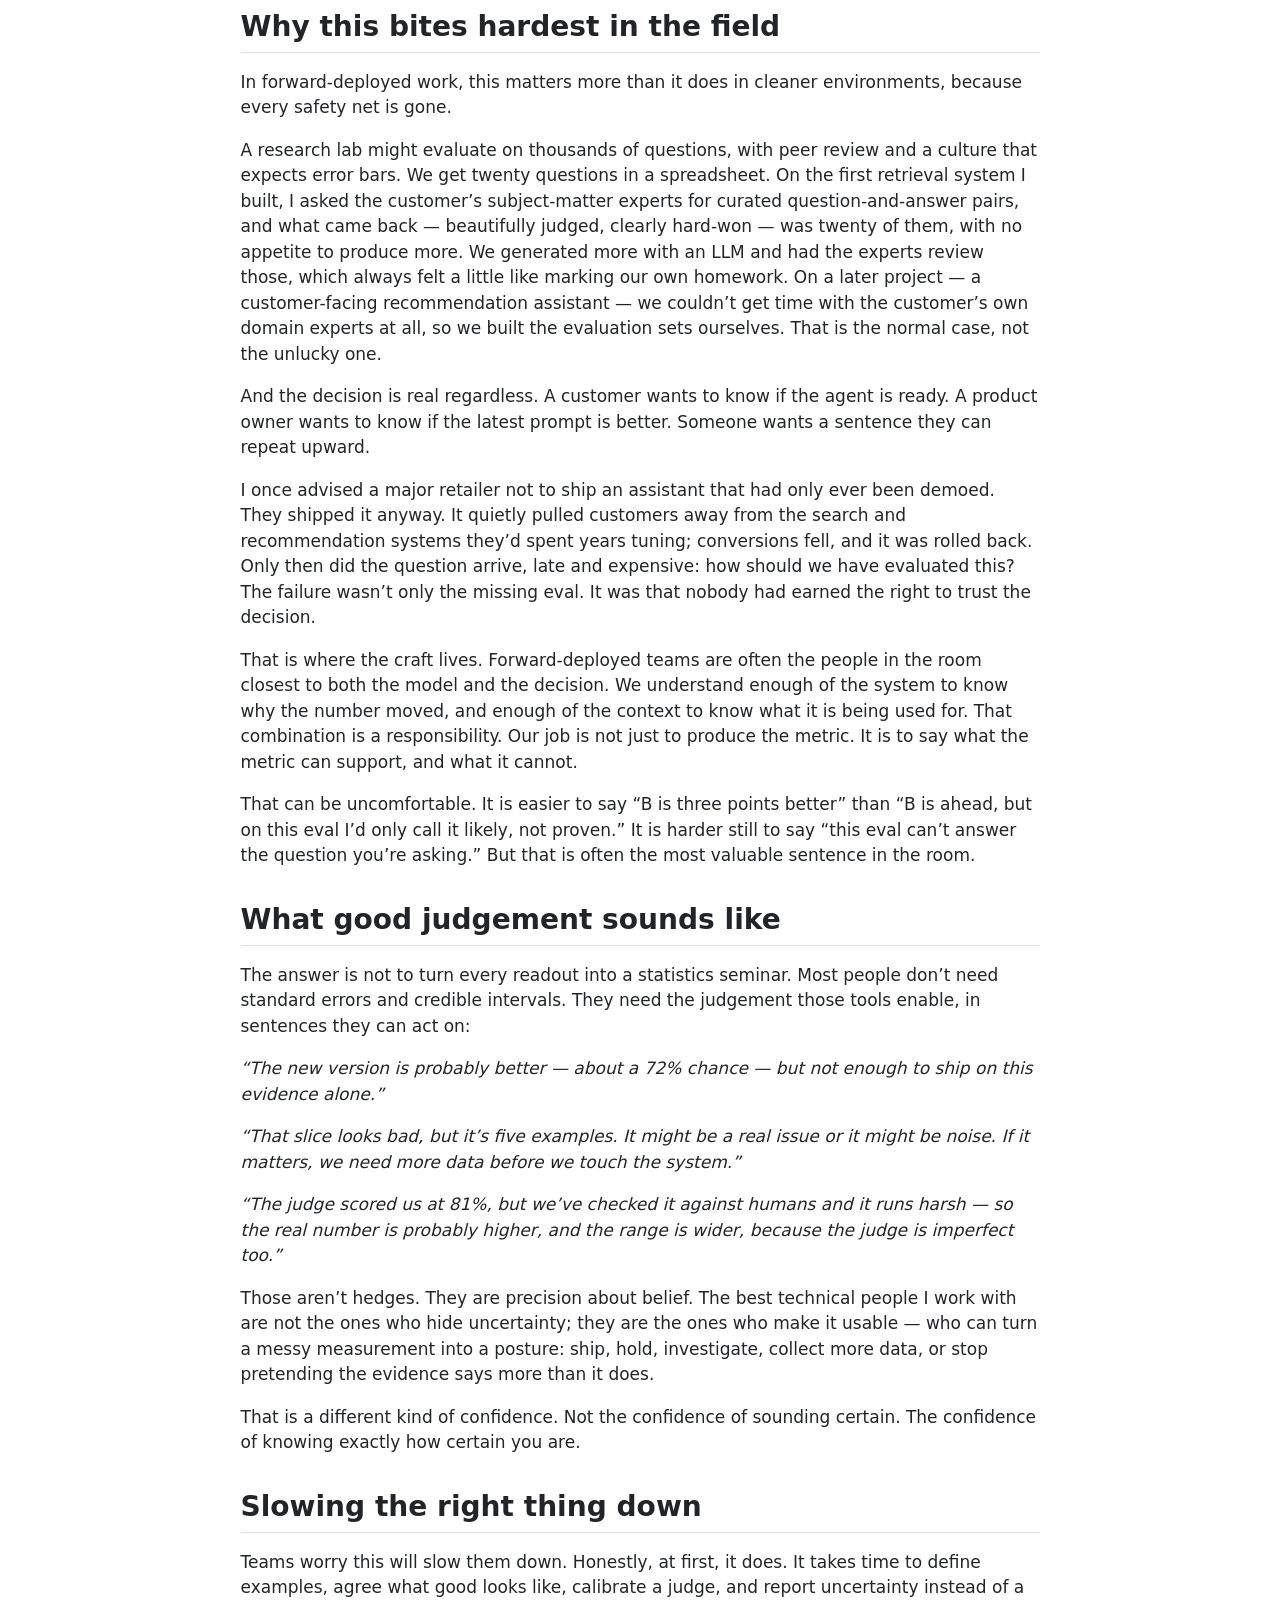
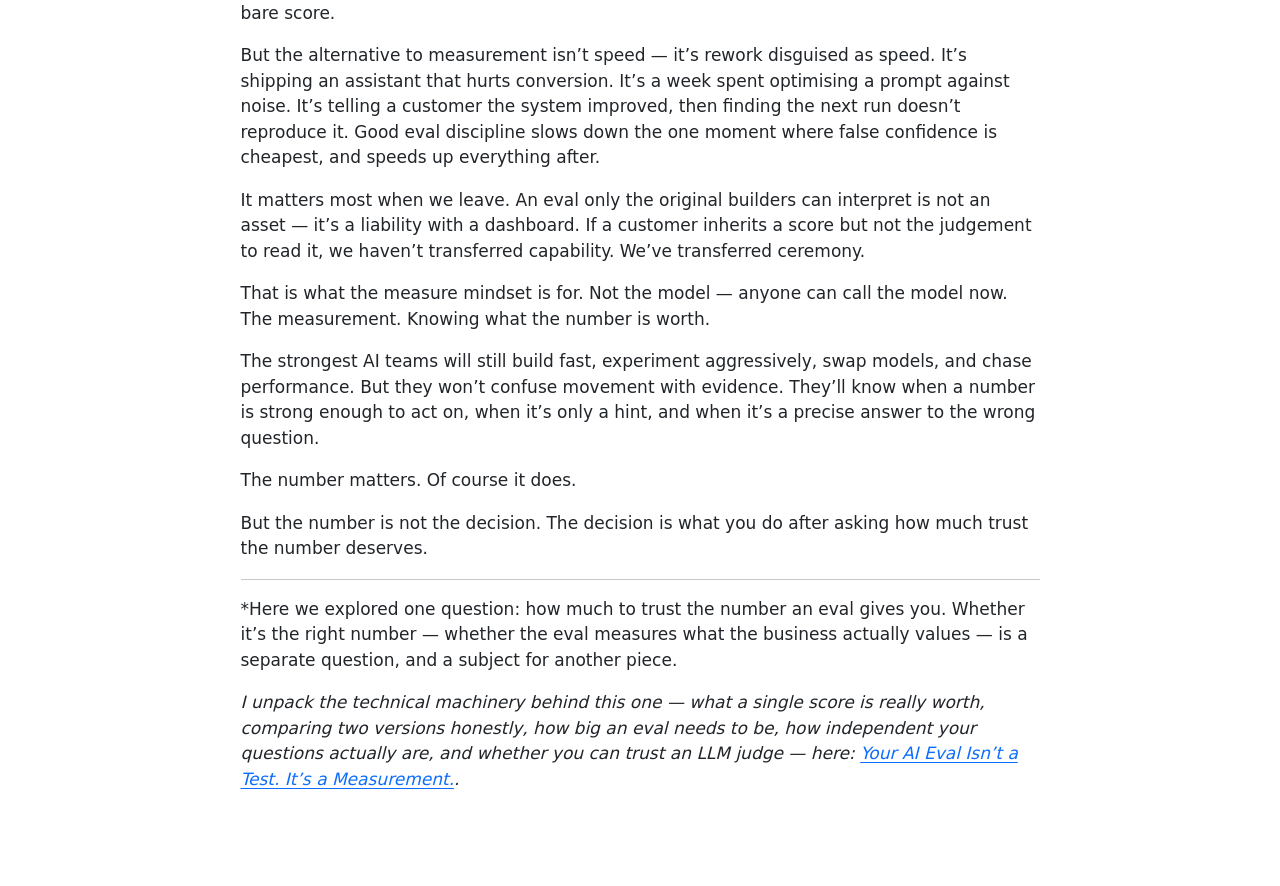
<file: writing/your-ai-score-is-a-measurement-not-a-verdict/index.html>
<!DOCTYPE html>
<html xmlns="http://www.w3.org/1999/xhtml" lang="en" xml:lang="en"><head>

<meta charset="utf-8">
<meta name="generator" content="quarto-1.10.18">

<meta name="viewport" content="width=device-width, initial-scale=1.0, user-scalable=yes">

<meta name="dcterms.date" content="2026-06-24">
<meta name="description" content="Building with AI got easy. Measuring it — really knowing what the number is worth — didn’t.">

<title>Your AI Score Is a Measurement, Not a Verdict – Chris Hughes</title>
<style>
/* Default styles provided by pandoc.
** See https://pandoc.org/MANUAL.html#variables-for-html for config info.
*/
span.smallcaps{font-variant: small-caps;}
div.columns{display: flex; gap: 1.5em;}
div.column{flex: auto;}
@media screen {
div.columns{gap: min(4vw, 1.5em);}
div.column{overflow-x: auto;}
}
div.hanging-indent{margin-left: 1.5em; text-indent: -1.5em;}
ul.task-list{list-style: none;}
ul.task-list li input[type="checkbox"] {
  width: 0.8em;
  margin: 0 0.8em 0.2em -1em; /* quarto-specific, see https://github.com/quarto-dev/quarto-cli/issues/4556 */ 
  vertical-align: middle;
}
</style>


<script src="../../site_libs/quarto-nav/quarto-nav.js"></script>
<script src="../../site_libs/quarto-nav/headroom.min.js"></script>
<script src="../../site_libs/clipboard/clipboard.min.js"></script>
<script src="../../site_libs/quarto-search/autocomplete.umd.js"></script>
<script src="../../site_libs/quarto-search/fuse.min.js"></script>
<script src="../../site_libs/quarto-search/quarto-search.js"></script>
<meta name="quarto:offset" content="../../">
<link href="../../profile.jpg" rel="icon" type="image/jpeg">
<script src="../../site_libs/quarto-html/quarto.js" type="module"></script>
<script src="../../site_libs/quarto-html/tabsets/tabsets.js" type="module"></script>
<script src="../../site_libs/quarto-html/popper.min.js"></script>
<script src="../../site_libs/quarto-html/tippy.umd.min.js"></script>
<script src="../../site_libs/quarto-html/anchor.min.js"></script>
<link href="../../site_libs/quarto-html/tippy.css" rel="stylesheet">
<link href="../../site_libs/quarto-html/quarto-syntax-highlighting-64a204ab8560d761af7679ceaba22944.css" rel="stylesheet" class="quarto-color-scheme" id="quarto-text-highlighting-styles">
<link href="../../site_libs/quarto-html/quarto-syntax-highlighting-dark-b85bc7c33db8c58e0ec93c3465666fed.css" rel="stylesheet" class="quarto-color-scheme quarto-color-alternate" id="quarto-text-highlighting-styles">
<link href="../../site_libs/quarto-html/quarto-syntax-highlighting-64a204ab8560d761af7679ceaba22944.css" rel="stylesheet" class="quarto-color-scheme-extra" id="quarto-text-highlighting-styles">
<script src="../../site_libs/bootstrap/bootstrap.min.js"></script>
<link href="../../site_libs/bootstrap/bootstrap-icons.css" rel="stylesheet">
<link href="../../site_libs/bootstrap/bootstrap-6105abc1fbcb78934dd6dfb0e21c61fe.min.css" rel="stylesheet" append-hash="true" class="quarto-color-scheme" id="quarto-bootstrap" data-mode="light">
<link href="../../site_libs/bootstrap/bootstrap-dark-bad7eb6acb78bec35b2014344c72f93c.min.css" rel="stylesheet" append-hash="true" class="quarto-color-scheme quarto-color-alternate" id="quarto-bootstrap" data-mode="dark">
<link href="../../site_libs/bootstrap/bootstrap-6105abc1fbcb78934dd6dfb0e21c61fe.min.css" rel="stylesheet" append-hash="true" class="quarto-color-scheme-extra" id="quarto-bootstrap" data-mode="light">
<script id="quarto-search-options" type="application/json">{
  "location": "navbar",
  "copy-button": false,
  "collapse-after": 3,
  "panel-placement": "end",
  "type": "overlay",
  "limit": 50,
  "keyboard-shortcut": [
    "f",
    "/",
    "s"
  ],
  "show-item-context": false,
  "language": {
    "search-no-results-text": "No results",
    "search-matching-documents-text": "matching documents",
    "search-copy-link-title": "Copy link to search",
    "search-hide-matches-text": "Hide additional matches",
    "search-more-match-text": "more match in this document",
    "search-more-matches-text": "more matches in this document",
    "search-clear-button-title": "Clear",
    "search-text-placeholder": "",
    "search-detached-cancel-button-title": "Cancel",
    "search-submit-button-title": "Submit",
    "search-label": "Search"
  }
}</script>
<meta name="google-site-verification" content="AGF-dapdxVAPw474kSusFtx18hRUnG14JVgfg-pqNw8">


<link rel="stylesheet" href="../../styles.css">
<meta property="og:title" content="Your AI Score Is a Measurement, Not a Verdict – Chris Hughes">
<meta property="og:description" content="Building with AI got easy. Measuring it — really knowing what the number is worth — didn’t.">
<meta property="og:image" content="https://chris-hughes10.github.io/writing/your-ai-score-is-a-measurement-not-a-verdict/headline.png">
<meta property="og:site_name" content="Chris Hughes">
<meta property="og:image:height" content="1024">
<meta property="og:image:width" content="1536">
<meta name="twitter:title" content="Your AI Score Is a Measurement, Not a Verdict – Chris Hughes">
<meta name="twitter:description" content="Building with AI got easy. Measuring it — really knowing what the number is worth — didn’t.">
<meta name="twitter:image" content="https://chris-hughes10.github.io/writing/your-ai-score-is-a-measurement-not-a-verdict/headline.png">
<meta name="twitter:image-height" content="1024">
<meta name="twitter:image-width" content="1536">
<meta name="twitter:card" content="summary_large_image">
</head>

<body class="nav-fixed fullcontent quarto-light"><script id="quarto-html-before-body" type="application/javascript">
    const toggleBodyColorMode = (bsSheetEl) => {
      const mode = bsSheetEl.getAttribute("data-mode");
      const bodyEl = window.document.querySelector("body");
      if (mode === "dark") {
        bodyEl.classList.add("quarto-dark");
        bodyEl.classList.remove("quarto-light");
      } else {
        bodyEl.classList.add("quarto-light");
        bodyEl.classList.remove("quarto-dark");
      }
    }
    const toggleBodyColorPrimary = () => {
      const bsSheetEl = window.document.querySelector("link#quarto-bootstrap:not([rel=disabled-stylesheet])");
      if (bsSheetEl) {
        toggleBodyColorMode(bsSheetEl);
      }
    }
    const setColorSchemeToggle = (alternate) => {
      const toggles = window.document.querySelectorAll('.quarto-color-scheme-toggle');
      for (let i=0; i < toggles.length; i++) {
        const toggle = toggles[i];
        if (toggle) {
          if (alternate) {
            toggle.classList.add("alternate");
          } else {
            toggle.classList.remove("alternate");
          }
        }
      }
    };
    const toggleColorMode = (alternate) => {
      // Switch the stylesheets
      const primaryStylesheets = window.document.querySelectorAll('link.quarto-color-scheme:not(.quarto-color-alternate)');
      const alternateStylesheets = window.document.querySelectorAll('link.quarto-color-scheme.quarto-color-alternate');
      manageTransitions('#quarto-margin-sidebar .nav-link', false);
      if (alternate) {
        // note: dark is layered on light, we don't disable primary!
        enableStylesheet(alternateStylesheets);
        for (const sheetNode of alternateStylesheets) {
          if (sheetNode.id === "quarto-bootstrap") {
            toggleBodyColorMode(sheetNode);
          }
        }
      } else {
        disableStylesheet(alternateStylesheets);
        enableStylesheet(primaryStylesheets)
        toggleBodyColorPrimary();
      }
      manageTransitions('#quarto-margin-sidebar .nav-link', true);
      // Switch the toggles
      setColorSchemeToggle(alternate)
      // Hack to workaround the fact that safari doesn't
      // properly recolor the scrollbar when toggling (#1455)
      if (navigator.userAgent.indexOf('Safari') > 0 && navigator.userAgent.indexOf('Chrome') == -1) {
        manageTransitions("body", false);
        window.scrollTo(0, 1);
        setTimeout(() => {
          window.scrollTo(0, 0);
          manageTransitions("body", true);
        }, 40);
      }
    }
    const disableStylesheet = (stylesheets) => {
      for (let i=0; i < stylesheets.length; i++) {
        const stylesheet = stylesheets[i];
        stylesheet.rel = 'disabled-stylesheet';
      }
    }
    const enableStylesheet = (stylesheets) => {
      for (let i=0; i < stylesheets.length; i++) {
        const stylesheet = stylesheets[i];
        if(stylesheet.rel !== 'stylesheet') { // for Chrome, which will still FOUC without this check
          stylesheet.rel = 'stylesheet';
        }
      }
    }
    const manageTransitions = (selector, allowTransitions) => {
      const els = window.document.querySelectorAll(selector);
      for (let i=0; i < els.length; i++) {
        const el = els[i];
        if (allowTransitions) {
          el.classList.remove('notransition');
        } else {
          el.classList.add('notransition');
        }
      }
    }
    const isFileUrl = () => {
      return window.location.protocol === 'file:';
    }
    const hasAlternateSentinel = () => {
      let styleSentinel = getColorSchemeSentinel();
      if (styleSentinel !== null) {
        return styleSentinel === "alternate";
      } else {
        return false;
      }
    }
    const setStyleSentinel = (alternate) => {
      const value = alternate ? "alternate" : "default";
      if (!isFileUrl()) {
        window.localStorage.setItem("quarto-color-scheme", value);
      } else {
        localAlternateSentinel = value;
      }
    }
    const getColorSchemeSentinel = () => {
      if (!isFileUrl()) {
        const storageValue = window.localStorage.getItem("quarto-color-scheme");
        return storageValue != null ? storageValue : localAlternateSentinel;
      } else {
        return localAlternateSentinel;
      }
    }
    const toggleGiscusIfUsed = (isAlternate, darkModeDefault) => {
      const baseTheme = document.querySelector('#giscus-base-theme')?.value ?? 'light';
      const alternateTheme = document.querySelector('#giscus-alt-theme')?.value ?? 'dark';
      let newTheme = '';
      if(authorPrefersDark) {
        newTheme = isAlternate ? baseTheme : alternateTheme;
      } else {
        newTheme = isAlternate ? alternateTheme : baseTheme;
      }
      const changeGiscusTheme = () => {
        // From: https://github.com/giscus/giscus/issues/336
        const sendMessage = (message) => {
          const iframe = document.querySelector('iframe.giscus-frame');
          if (!iframe) return;
          iframe.contentWindow.postMessage({ giscus: message }, 'https://giscus.app');
        }
        sendMessage({
          setConfig: {
            theme: newTheme
          }
        });
      }
      const isGiscussLoaded = window.document.querySelector('iframe.giscus-frame') !== null;
      if (isGiscussLoaded) {
        changeGiscusTheme();
      }
    };
    const authorPrefersDark = false;
    const darkModeDefault = authorPrefersDark;
      document.querySelector('link#quarto-text-highlighting-styles.quarto-color-scheme-extra').rel = 'disabled-stylesheet';
      document.querySelector('link#quarto-bootstrap.quarto-color-scheme-extra').rel = 'disabled-stylesheet';
    let localAlternateSentinel = darkModeDefault ? 'alternate' : 'default';
    // Dark / light mode switch
    window.quartoToggleColorScheme = () => {
      // Read the current dark / light value
      let toAlternate = !hasAlternateSentinel();
      toggleColorMode(toAlternate);
      setStyleSentinel(toAlternate);
      toggleGiscusIfUsed(toAlternate, darkModeDefault);
      window.dispatchEvent(new Event('resize'));
    };
    // Switch to dark mode if need be
    if (hasAlternateSentinel()) {
      toggleColorMode(true);
    } else {
      toggleColorMode(false);
    }
  </script>

<div id="quarto-search-results"></div>
  <header id="quarto-header" class="headroom fixed-top">
    <nav class="navbar navbar-expand-lg " data-bs-theme="dark">
      <div class="navbar-container container-fluid">
      <div class="navbar-brand-container mx-auto">
    <a class="navbar-brand" href="../../index.html">
    <span class="navbar-title">Chris Hughes</span>
    </a>
  </div>
        <div class="quarto-navbar-tools tools-end">
  <a href="" class="quarto-color-scheme-toggle quarto-navigation-tool  px-1" onclick="window.quartoToggleColorScheme(); return false;" title="Toggle dark mode"><i class="bi"></i></a>
</div>
          <div id="quarto-search" class="" title="Search"></div>
      </div> <!-- /container-fluid -->
    </nav>
</header>
<!-- content -->
<div id="quarto-content" class="quarto-container page-columns page-rows-contents page-layout-article page-navbar">
<!-- sidebar -->
<!-- margin-sidebar -->
    
<!-- main -->
<main class="content" id="quarto-document-content">


<header id="title-block-header" class="quarto-title-block default">
<div class="quarto-title">
<h1 class="title">Your AI Score Is a Measurement, Not a Verdict</h1>
<p class="subtitle lead">The build mindset spread. The measure mindset didn’t.</p>
  <div class="quarto-categories">
    <div class="quarto-category">AI</div>
    <div class="quarto-category">Evaluation</div>
  </div>
  </div>

<div>
  <div class="description">
    Building with AI got easy. Measuring it — really knowing what the number is worth — didn’t.
  </div>
</div>


<div class="quarto-title-meta">

    
    <div>
    <div class="quarto-title-meta-heading">Published</div>
    <div class="quarto-title-meta-contents">
      <p class="date">June 24, 2026</p>
    </div>
  </div>
  
    
  </div>
  


</header>


<p><img src="headline.png" class="img-fluid"></p>
<p>A few years ago, people started coming to me with a question I couldn’t answer cleanly.</p>
<p>They had built something with a large language model — a retrieval system, an assistant, a prototype that demoed well — and they wanted to know how to evaluate it. Often there was nothing there yet. A thumbs-up button in a UI. A handful of examples someone had clicked through by eye. A vague promise to collect user feedback later.</p>
<p>I had spent the better part of a decade measuring models. In computer vision there was usually a ground truth and clear metrics you could explain in a sentence; in recommendations, more opaque metrics like NDCG that even the team reporting them had to think hard about. Either way the practice was never in question — we didn’t ship a model we hadn’t evaluated.</p>
<p>So I was surprised to find myself, in front of these new systems, without a stock answer. This felt different: no single right answer, the output free text, and the thing generating it could give two different responses to the same question on two different runs.</p>
<p>Then the industry reached for a fix that made me uneasy: using LLMs to evaluate LLMs — what we now call LLM-as-a-judge. My first reaction was that it felt wrong. You can’t grade one black box with another and call it measurement.</p>
<p>But the discomfort didn’t survive first principles, and working out why taught me more than the unease did.</p>
<p>A judge is just a classifier. I had reported metrics from text classification models I’d trained for years and never lost sleep over it. Why did I trust those? Because I knew the data they were trained on. I had seen what they’d learned from, so I knew where they were reliable and where they weren’t. With an LLM judge I had no such map. I didn’t know its preferences. It was an instrument I had never calibrated, and its verdicts were going straight into the scores I’d be asked to stake decisions on.</p>
<p>That was the thing that actually bothered me. Not that a model was grading a model — but that nobody could tell me how often the grader was right, or where it was wrong, or by how much. As the industry moved this way anyway, and the conversation turned to aligning these judges with human preference, I started thinking about how you would actually quantify that uncertainty rather than wave at it.</p>
<section id="the-mindset-that-didnt-spread" class="level2">
<h2 class="anchored" data-anchor-id="the-mindset-that-didnt-spread">The mindset that didn’t spread</h2>
<p>There was a second thing happening at the same time.</p>
<p>The same APIs that made this hard to evaluate also made building easy. People who had never trained a model could stand up something impressive in an afternoon; which is a good thing.</p>
<p>However, building something and quantifying how well it works call for two different mindsets, and only one of them spread. I think of them as the build mindset and the measure mindset. The build mindset went everywhere — ship something, see if it does what you hoped. The measure mindset — ask not just whether it works, but how you’d know, and how sure you could be — mostly didn’t.</p>
<p>Identifying the mindset was the easy part. For these new systems, nobody had worked out what good evaluation actually looked like yet. It’s easy to point at a thumbs-up button and call it inadequate. It’s much harder to say what should replace it. So I stripped it back and asked what measuring should actually mean here.</p>
<p>What I kept arriving at was concrete. Knowing what a number means. What it hides. How much it would move if you ran it again. What decision it can, and cannot, support.</p>
</section>
<section id="a-score-is-evidence-not-a-verdict" class="level2">
<h2 class="anchored" data-anchor-id="a-score-is-evidence-not-a-verdict">A score is evidence, not a verdict</h2>
<p>Once I saw the judge as an uncalibrated instrument, I couldn’t unsee it in the rest of the eval. We have got very good at producing a number — almost any team can build a dashboard now. The harder question is whether we know what the score means.</p>
<p>Here is where the build mindset quietly misleads us. When AI systems entered mainstream software engineering, we reached for the closest idea to hand: the test. Write down examples, score the outputs, run the same checks every time you change a prompt. It is the build world’s idea of measurement, and as far as it goes a real improvement over clicking around by eye — on a recent project I watched our engineers do exactly this, defining mock user journeys and scoring them against expected outcomes, convincing a sceptical customer it was worth the effort. More than once I’ve heard the satisfied realisation land: “I get it, these are like unit tests for AI.”</p>
<p>That realisation is useful. It is also where the next mistake starts.</p>
<p>An individual eval case can look like a test. Did the agent call the right tool? Did the answer contain the required fact? Pass or fail. But the aggregate score is different. If a system gets 47 of 50 examples right, the number you report is not the system’s capability. It is a measurement of that capability, taken through a small and noisy instrument. Run a different fifty and the number moves. Hold the fifty fixed and rerun a stochastic system — it moves again. Swap the judge — it may be completely different.</p>
<p>The score is evidence. It is not a verdict. And the words we inherited from testing — green, red, pass, regression — are decisive in a way the thing being measured is not.</p>
<p>Suppose a new prompt lifts an eval from 72% to 75% on a few hundred examples. In a meeting, that three-point lift quietly becomes the story: the new version is better. But maybe the eval is too small to tell a real gain from noise. Maybe the improvement lives in one slice and a regression hides in another. Maybe it would vanish if you ran it again tomorrow. None of that makes the eval useless. It makes it a measurement — partial evidence under uncertainty. The mistake is reading it as if the dashboard’s single number were the capability itself.</p>
</section>
<section id="why-this-bites-hardest-in-the-field" class="level2">
<h2 class="anchored" data-anchor-id="why-this-bites-hardest-in-the-field">Why this bites hardest in the field</h2>
<p>In forward-deployed work, this matters more than it does in cleaner environments, because every safety net is gone.</p>
<p>A research lab might evaluate on thousands of questions, with peer review and a culture that expects error bars. We get twenty questions in a spreadsheet. On the first retrieval system I built, I asked the customer’s subject-matter experts for curated question-and-answer pairs, and what came back — beautifully judged, clearly hard-won — was twenty of them, with no appetite to produce more. We generated more with an LLM and had the experts review those, which always felt a little like marking our own homework. On a later project — a customer-facing recommendation assistant — we couldn’t get time with the customer’s own domain experts at all, so we built the evaluation sets ourselves. That is the normal case, not the unlucky one.</p>
<p>And the decision is real regardless. A customer wants to know if the agent is ready. A product owner wants to know if the latest prompt is better. Someone wants a sentence they can repeat upward.</p>
<p>I once advised a major retailer not to ship an assistant that had only ever been demoed. They shipped it anyway. It quietly pulled customers away from the search and recommendation systems they’d spent years tuning; conversions fell, and it was rolled back. Only then did the question arrive, late and expensive: how should we have evaluated this? The failure wasn’t only the missing eval. It was that nobody had earned the right to trust the decision.</p>
<p>That is where the craft lives. Forward-deployed teams are often the people in the room closest to both the model and the decision. We understand enough of the system to know why the number moved, and enough of the context to know what it is being used for. That combination is a responsibility. Our job is not just to produce the metric. It is to say what the metric can support, and what it cannot.</p>
<p>That can be uncomfortable. It is easier to say “B is three points better” than “B is ahead, but on this eval I’d only call it likely, not proven.” It is harder still to say “this eval can’t answer the question you’re asking.” But that is often the most valuable sentence in the room.</p>
</section>
<section id="what-good-judgement-sounds-like" class="level2">
<h2 class="anchored" data-anchor-id="what-good-judgement-sounds-like">What good judgement sounds like</h2>
<p>The answer is not to turn every readout into a statistics seminar. Most people don’t need standard errors and credible intervals. They need the judgement those tools enable, in sentences they can act on:</p>
<p><em>“The new version is probably better — about a 72% chance — but not enough to ship on this evidence alone.”</em></p>
<p><em>“That slice looks bad, but it’s five examples. It might be a real issue or it might be noise. If it matters, we need more data before we touch the system.”</em></p>
<p><em>“The judge scored us at 81%, but we’ve checked it against humans and it runs harsh — so the real number is probably higher, and the range is wider, because the judge is imperfect too.”</em></p>
<p>Those aren’t hedges. They are precision about belief. The best technical people I work with are not the ones who hide uncertainty; they are the ones who make it usable — who can turn a messy measurement into a posture: ship, hold, investigate, collect more data, or stop pretending the evidence says more than it does.</p>
<p>That is a different kind of confidence. Not the confidence of sounding certain. The confidence of knowing exactly how certain you are.</p>
</section>
<section id="slowing-the-right-thing-down" class="level2">
<h2 class="anchored" data-anchor-id="slowing-the-right-thing-down">Slowing the right thing down</h2>
<p>Teams worry this will slow them down. Honestly, at first, it does. It takes time to define examples, agree what good looks like, calibrate a judge, and report uncertainty instead of a bare score.</p>
<p>But the alternative to measurement isn’t speed — it’s rework disguised as speed. It’s shipping an assistant that hurts conversion. It’s a week spent optimising a prompt against noise. It’s telling a customer the system improved, then finding the next run doesn’t reproduce it. Good eval discipline slows down the one moment where false confidence is cheapest, and speeds up everything after.</p>
<p>It matters most when we leave. An eval only the original builders can interpret is not an asset — it’s a liability with a dashboard. If a customer inherits a score but not the judgement to read it, we haven’t transferred capability. We’ve transferred ceremony.</p>
<p>That is what the measure mindset is for. Not the model — anyone can call the model now. The measurement. Knowing what the number is worth.</p>
<p>The strongest AI teams will still build fast, experiment aggressively, swap models, and chase performance. But they won’t confuse movement with evidence. They’ll know when a number is strong enough to act on, when it’s only a hint, and when it’s a precise answer to the wrong question.</p>
<p>The number matters. Of course it does.</p>
<p>But the number is not the decision. The decision is what you do after asking how much trust the number deserves.</p>
<hr>
<p>*Here we explored one question: how much to trust the number an eval gives you. Whether it’s the right number — whether the eval measures what the business actually values — is a separate question, and a subject for another piece.</p>
<p><em>I unpack the technical machinery behind this one — what a single score is really worth, comparing two versions honestly, how big an eval needs to be, how independent your questions actually are, and whether you can trust an LLM judge — here: <a href="../../posts/evals-are-measurements-not-tests/">Your AI Eval Isn’t a Test. It’s a Measurement.</a>.</em></p>


</section>

</main> <!-- /main -->
<script src="../../code-modal.js"></script>
<script src="../../source-modal.js"></script>
<script id="quarto-html-after-body" type="application/javascript">
  window.document.addEventListener("DOMContentLoaded", function (event) {
    // Ensure there is a toggle, if there isn't float one in the top right
    if (window.document.querySelector('.quarto-color-scheme-toggle') === null) {
      const a = window.document.createElement('a');
      a.classList.add('top-right');
      a.classList.add('quarto-color-scheme-toggle');
      a.href = "";
      a.onclick = function() { try { window.quartoToggleColorScheme(); } catch {} return false; };
      const i = window.document.createElement("i");
      i.classList.add('bi');
      a.appendChild(i);
      window.document.body.appendChild(a);
    }
    setColorSchemeToggle(hasAlternateSentinel())
    const icon = "";
    const anchorJS = new window.AnchorJS();
    anchorJS.options = {
      placement: 'right',
      icon: icon
    };
    anchorJS.add('.anchored');
    const isCodeAnnotation = (el) => {
      for (const clz of el.classList) {
        if (clz.startsWith('code-annotation-')) {                     
          return true;
        }
      }
      return false;
    }
    const onCopySuccess = function(e) {
      // button target
      const button = e.trigger;
      // don't keep focus
      button.blur();
      // flash "checked"
      button.classList.add('code-copy-button-checked');
      var currentTitle = button.getAttribute("title");
      button.setAttribute("title", "Copied!");
      let tooltip;
      if (window.bootstrap) {
        button.setAttribute("data-bs-toggle", "tooltip");
        button.setAttribute("data-bs-placement", "left");
        button.setAttribute("data-bs-title", "Copied!");
        tooltip = new bootstrap.Tooltip(button, 
          { trigger: "manual", 
            customClass: "code-copy-button-tooltip",
            offset: [0, -8]});
        tooltip.show();    
      }
      setTimeout(function() {
        if (tooltip) {
          tooltip.hide();
          button.removeAttribute("data-bs-title");
          button.removeAttribute("data-bs-toggle");
          button.removeAttribute("data-bs-placement");
        }
        button.setAttribute("title", currentTitle);
        button.classList.remove('code-copy-button-checked');
      }, 1000);
      // clear code selection
      e.clearSelection();
    }
    const getTextToCopy = function(trigger) {
      const outerScaffold = trigger.parentElement.cloneNode(true);
      const codeEl = outerScaffold.querySelector('code');
      for (const childEl of codeEl.children) {
        if (isCodeAnnotation(childEl)) {
          childEl.remove();
        }
      }
      return codeEl.innerText;
    }
    const clipboard = new window.ClipboardJS('.code-copy-button:not([data-in-quarto-modal])', {
      text: getTextToCopy
    });
    clipboard.on('success', onCopySuccess);
    if (window.document.getElementById('quarto-embedded-source-code-modal')) {
      const clipboardModal = new window.ClipboardJS('.code-copy-button[data-in-quarto-modal]', {
        text: getTextToCopy,
        container: window.document.getElementById('quarto-embedded-source-code-modal')
      });
      clipboardModal.on('success', onCopySuccess);
    }
      var localhostRegex = new RegExp(/^(?:http|https):\/\/localhost\:?[0-9]*\//);
      var mailtoRegex = new RegExp(/^mailto:/);
        var filterRegex = new RegExp("https:\/\/chris-hughes10\.github\.io");
      var isInternal = (href) => {
          return filterRegex.test(href) || localhostRegex.test(href) || mailtoRegex.test(href);
      }
      // Inspect non-navigation links and adorn them if external
     var links = window.document.querySelectorAll('a[href]:not(.nav-link):not(.navbar-brand):not(.toc-action):not(.sidebar-link):not(.sidebar-item-toggle):not(.pagination-link):not(.no-external):not([aria-hidden]):not(.dropdown-item):not(.quarto-navigation-tool):not(.about-link)');
      for (var i=0; i<links.length; i++) {
        const link = links[i];
        if (!isInternal(link.href)) {
          // undo the damage that might have been done by quarto-nav.js in the case of
          // links that we want to consider external
          if (link.dataset.originalHref !== undefined) {
            link.href = link.dataset.originalHref;
          }
        }
      }
    function tippyHover(el, contentFn, onTriggerFn, onUntriggerFn) {
      const config = {
        allowHTML: true,
        maxWidth: 500,
        delay: 100,
        arrow: false,
        appendTo: function(el) {
            return el.parentElement;
        },
        interactive: true,
        interactiveBorder: 10,
        theme: 'quarto',
        placement: 'bottom-start',
      };
      if (contentFn) {
        config.content = contentFn;
      }
      if (onTriggerFn) {
        config.onTrigger = onTriggerFn;
      }
      if (onUntriggerFn) {
        config.onUntrigger = onUntriggerFn;
      }
      window.tippy(el, config); 
    }
    const noterefs = window.document.querySelectorAll('a[role="doc-noteref"]');
    for (var i=0; i<noterefs.length; i++) {
      const ref = noterefs[i];
      tippyHover(ref, function() {
        // use id or data attribute instead here
        let href = ref.getAttribute('data-footnote-href') || ref.getAttribute('href');
        try { href = new URL(href).hash; } catch {}
        const id = href.replace(/^#\/?/, "");
        const note = window.document.getElementById(id);
        if (note) {
          return note.innerHTML;
        } else {
          return "";
        }
      });
    }
    const xrefs = window.document.querySelectorAll('a.quarto-xref');
    const processXRef = (id, note) => {
      // Strip column container classes
      const stripColumnClz = (el) => {
        el.classList.remove("page-full", "page-columns");
        if (el.children) {
          for (const child of el.children) {
            stripColumnClz(child);
          }
        }
      }
      stripColumnClz(note)
      if (id === null || id.startsWith('sec-')) {
        // Special case sections, only their first couple elements
        const container = document.createElement("div");
        if (note.children && note.children.length > 2) {
          container.appendChild(note.children[0].cloneNode(true));
          for (let i = 1; i < note.children.length; i++) {
            const child = note.children[i];
            if (child.tagName === "P" && child.innerText === "") {
              continue;
            } else {
              container.appendChild(child.cloneNode(true));
              break;
            }
          }
          if (window.Quarto?.typesetMath) {
            window.Quarto.typesetMath(container);
          }
          return container.innerHTML
        } else {
          if (window.Quarto?.typesetMath) {
            window.Quarto.typesetMath(note);
          }
          return note.innerHTML;
        }
      } else {
        // Remove any anchor links if they are present
        const anchorLink = note.querySelector('a.anchorjs-link');
        if (anchorLink) {
          anchorLink.remove();
        }
        if (window.Quarto?.typesetMath) {
          window.Quarto.typesetMath(note);
        }
        if (note.classList.contains("callout")) {
          return note.outerHTML;
        } else {
          return note.innerHTML;
        }
      }
    }
    for (var i=0; i<xrefs.length; i++) {
      const xref = xrefs[i];
      tippyHover(xref, undefined, function(instance) {
        instance.disable();
        let url = xref.getAttribute('href');
        let hash = undefined; 
        if (url.startsWith('#')) {
          hash = url;
        } else {
          try { hash = new URL(url).hash; } catch {}
        }
        if (hash) {
          const id = hash.replace(/^#\/?/, "");
          const note = window.document.getElementById(id);
          if (note !== null) {
            try {
              const html = processXRef(id, note.cloneNode(true));
              instance.setContent(html);
            } finally {
              instance.enable();
              instance.show();
            }
          } else {
            // See if we can fetch this
            fetch(url.split('#')[0])
            .then(res => res.text())
            .then(html => {
              const parser = new DOMParser();
              const htmlDoc = parser.parseFromString(html, "text/html");
              const note = htmlDoc.getElementById(id);
              if (note !== null) {
                const html = processXRef(id, note);
                instance.setContent(html);
              } 
            }).finally(() => {
              instance.enable();
              instance.show();
            });
          }
        } else {
          // See if we can fetch a full url (with no hash to target)
          // This is a special case and we should probably do some content thinning / targeting
          fetch(url)
          .then(res => res.text())
          .then(html => {
            const parser = new DOMParser();
            const htmlDoc = parser.parseFromString(html, "text/html");
            const note = htmlDoc.querySelector('main.content');
            if (note !== null) {
              // This should only happen for chapter cross references
              // (since there is no id in the URL)
              // remove the first header
              if (note.children.length > 0 && note.children[0].tagName === "HEADER") {
                note.children[0].remove();
              }
              const html = processXRef(null, note);
              instance.setContent(html);
            } 
          }).finally(() => {
            instance.enable();
            instance.show();
          });
        }
      }, function(instance) {
      });
    }
        let selectedAnnoteEl;
        const selectorForAnnotation = ( cell, annotation) => {
          let cellAttr = 'data-code-cell="' + cell + '"';
          let lineAttr = 'data-code-annotation="' +  annotation + '"';
          const selector = 'span[' + cellAttr + '][' + lineAttr + ']';
          return selector;
        }
        const selectCodeLines = (annoteEl) => {
          const doc = window.document;
          const targetCell = annoteEl.getAttribute("data-target-cell");
          const targetAnnotation = annoteEl.getAttribute("data-target-annotation");
          const annoteSpan = window.document.querySelector(selectorForAnnotation(targetCell, targetAnnotation));
          const lines = annoteSpan.getAttribute("data-code-lines").split(",");
          const lineIds = lines.map((line) => {
            return targetCell + "-" + line;
          })
          let top = null;
          let height = null;
          let parent = null;
          if (lineIds.length > 0) {
              //compute the position of the single el (top and bottom and make a div)
              const el = window.document.getElementById(lineIds[0]);
              top = el.offsetTop;
              height = el.offsetHeight;
              parent = el.parentElement.parentElement;
            if (lineIds.length > 1) {
              const lastEl = window.document.getElementById(lineIds[lineIds.length - 1]);
              const bottom = lastEl.offsetTop + lastEl.offsetHeight;
              height = bottom - top;
            }
            if (top !== null && height !== null && parent !== null) {
              // cook up a div (if necessary) and position it 
              let div = window.document.getElementById("code-annotation-line-highlight");
              if (div === null) {
                div = window.document.createElement("div");
                div.setAttribute("id", "code-annotation-line-highlight");
                div.style.position = 'absolute';
                parent.appendChild(div);
              }
              div.style.top = top - 2 + "px";
              div.style.height = height + 4 + "px";
              div.style.left = 0;
              let gutterDiv = window.document.getElementById("code-annotation-line-highlight-gutter");
              if (gutterDiv === null) {
                gutterDiv = window.document.createElement("div");
                gutterDiv.setAttribute("id", "code-annotation-line-highlight-gutter");
                gutterDiv.style.position = 'absolute';
                const codeCell = window.document.getElementById(targetCell);
                const gutter = codeCell.querySelector('.code-annotation-gutter');
                gutter.appendChild(gutterDiv);
              }
              gutterDiv.style.top = top - 2 + "px";
              gutterDiv.style.height = height + 4 + "px";
            }
            selectedAnnoteEl = annoteEl;
          }
        };
        const unselectCodeLines = () => {
          const elementsIds = ["code-annotation-line-highlight", "code-annotation-line-highlight-gutter"];
          elementsIds.forEach((elId) => {
            const div = window.document.getElementById(elId);
            if (div) {
              div.remove();
            }
          });
          selectedAnnoteEl = undefined;
        };
          // Handle positioning of the toggle
      window.addEventListener(
        "resize",
        throttle(() => {
          elRect = undefined;
          if (selectedAnnoteEl) {
            selectCodeLines(selectedAnnoteEl);
          }
        }, 10)
      );
      function throttle(fn, ms) {
      let throttle = false;
      let timer;
        return (...args) => {
          if(!throttle) { // first call gets through
              fn.apply(this, args);
              throttle = true;
          } else { // all the others get throttled
              if(timer) clearTimeout(timer); // cancel #2
              timer = setTimeout(() => {
                fn.apply(this, args);
                timer = throttle = false;
              }, ms);
          }
        };
      }
        // Attach click handler to the DT
        const annoteDls = window.document.querySelectorAll('dt[data-target-cell]');
        for (const annoteDlNode of annoteDls) {
          annoteDlNode.addEventListener('click', (event) => {
            const clickedEl = event.target;
            if (clickedEl !== selectedAnnoteEl) {
              unselectCodeLines();
              const activeEl = window.document.querySelector('dt[data-target-cell].code-annotation-active');
              if (activeEl) {
                activeEl.classList.remove('code-annotation-active');
              }
              selectCodeLines(clickedEl);
              clickedEl.classList.add('code-annotation-active');
            } else {
              // Unselect the line
              unselectCodeLines();
              clickedEl.classList.remove('code-annotation-active');
            }
          });
        }
    const findCites = (el) => {
      const parentEl = el.parentElement;
      if (parentEl) {
        const cites = parentEl.dataset.cites;
        if (cites) {
          return {
            el,
            cites: cites.split(' ')
          };
        } else {
          return findCites(el.parentElement)
        }
      } else {
        return undefined;
      }
    };
    var bibliorefs = window.document.querySelectorAll('a[role="doc-biblioref"]');
    for (var i=0; i<bibliorefs.length; i++) {
      const ref = bibliorefs[i];
      const citeInfo = findCites(ref);
      if (citeInfo) {
        tippyHover(citeInfo.el, function() {
          var popup = window.document.createElement('div');
          citeInfo.cites.forEach(function(cite) {
            var citeDiv = window.document.createElement('div');
            citeDiv.classList.add('hanging-indent');
            citeDiv.classList.add('csl-entry');
            var biblioDiv = window.document.getElementById('ref-' + cite);
            if (biblioDiv) {
              citeDiv.innerHTML = biblioDiv.innerHTML;
            }
            popup.appendChild(citeDiv);
          });
          return popup.innerHTML;
        });
      }
    }
  });
  </script>
</div> <!-- /content -->




</body></html>
</file>
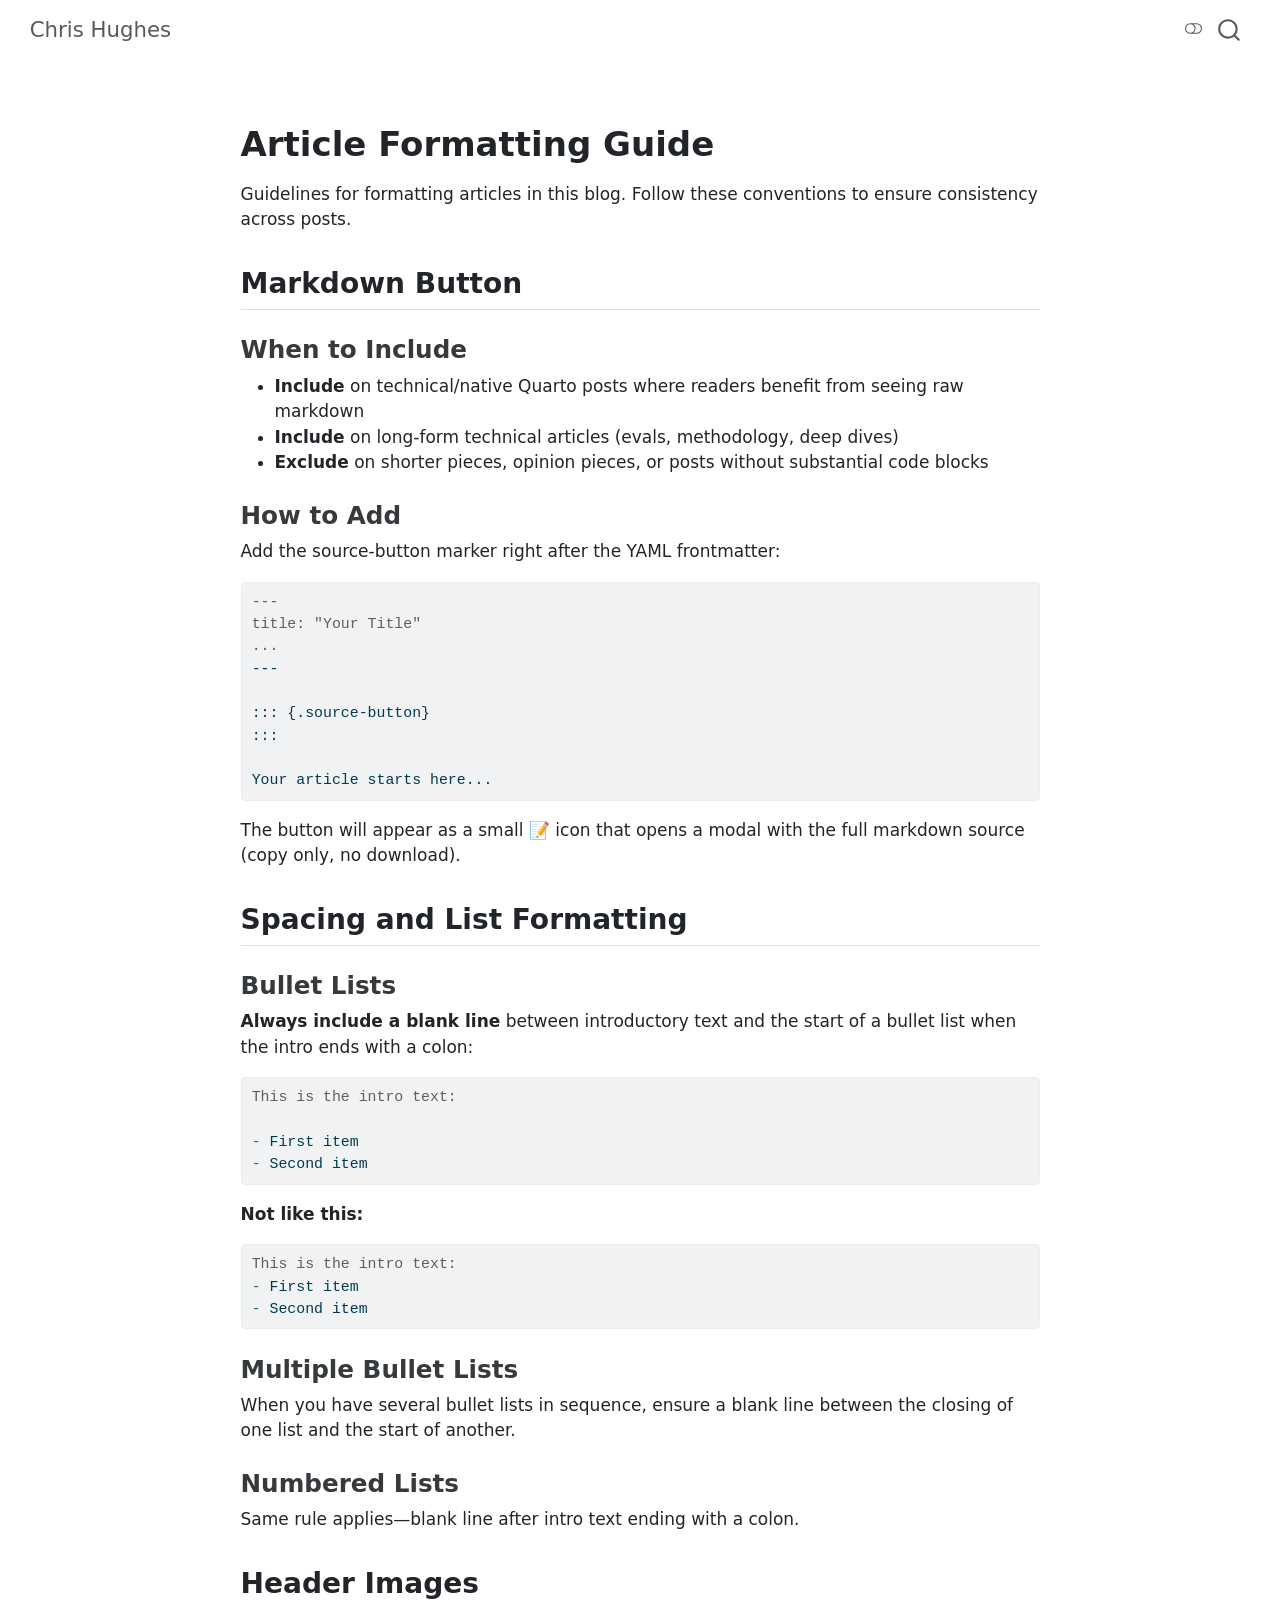
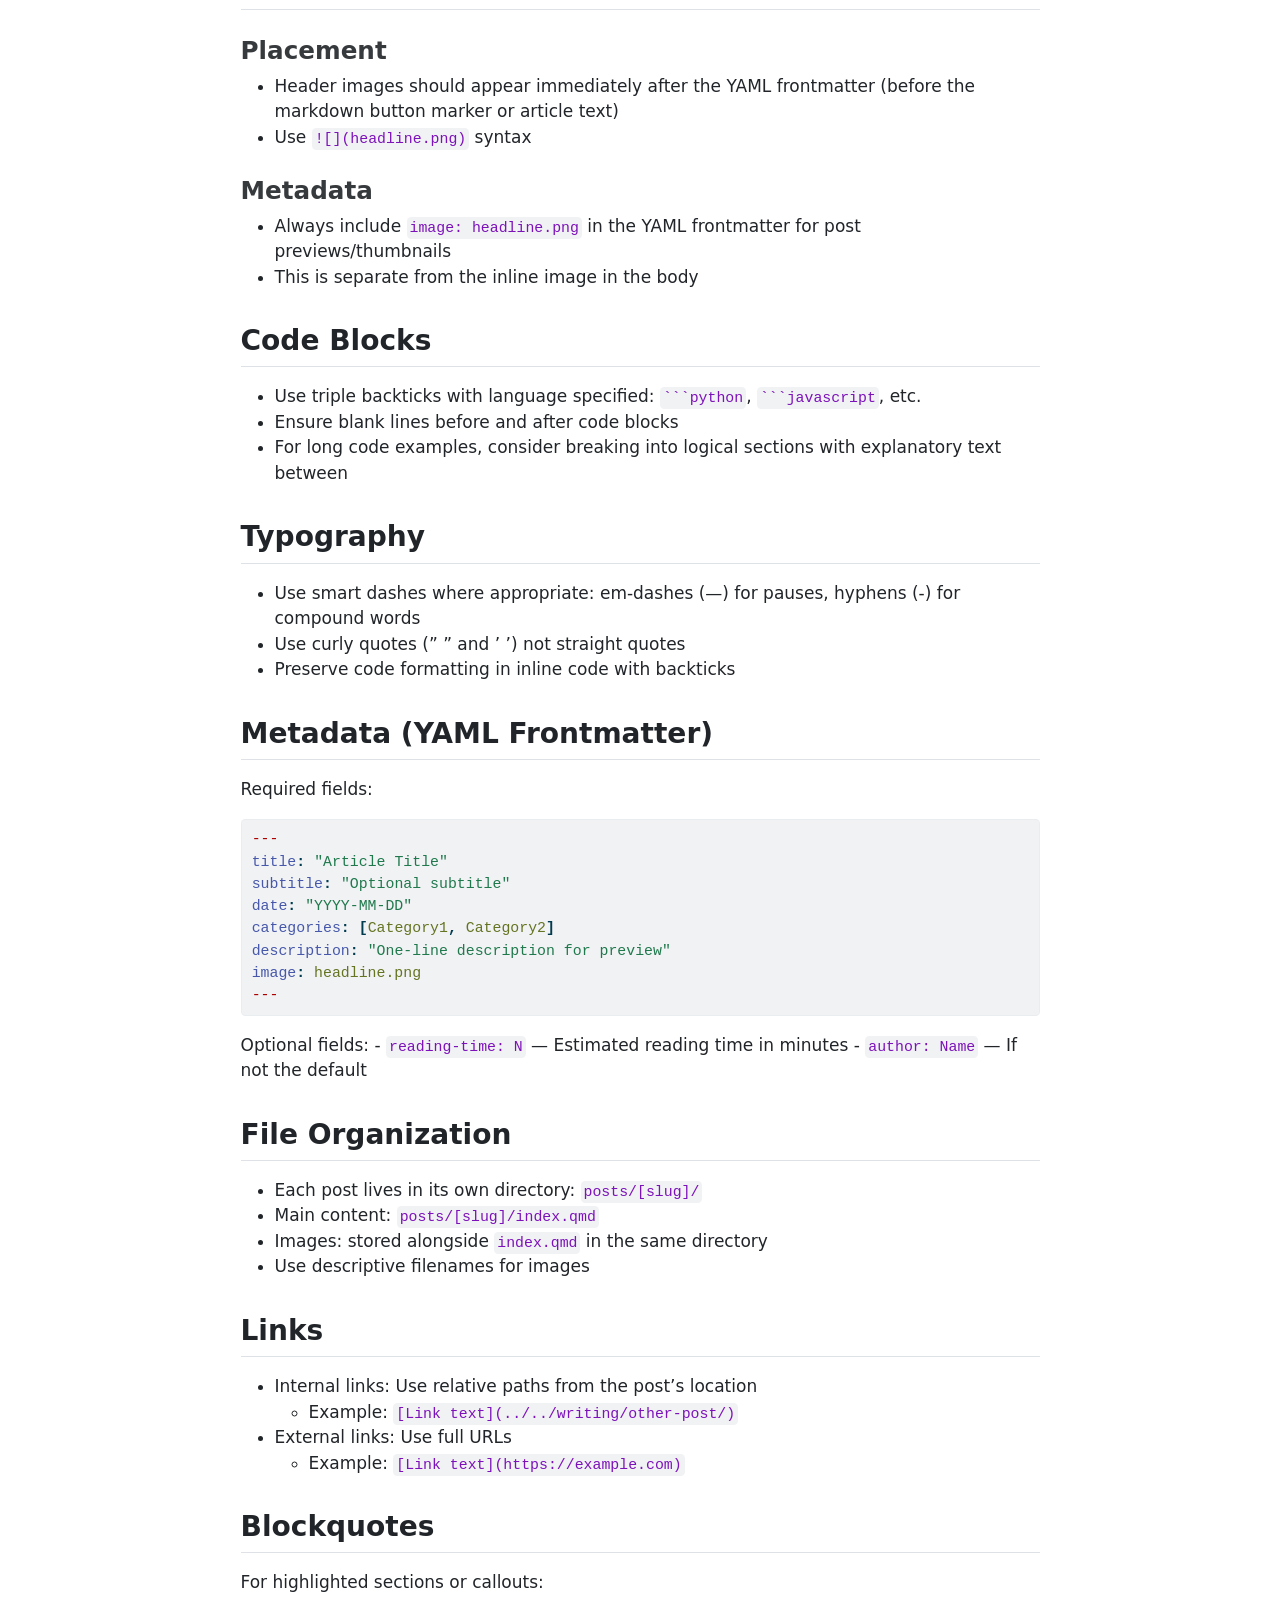
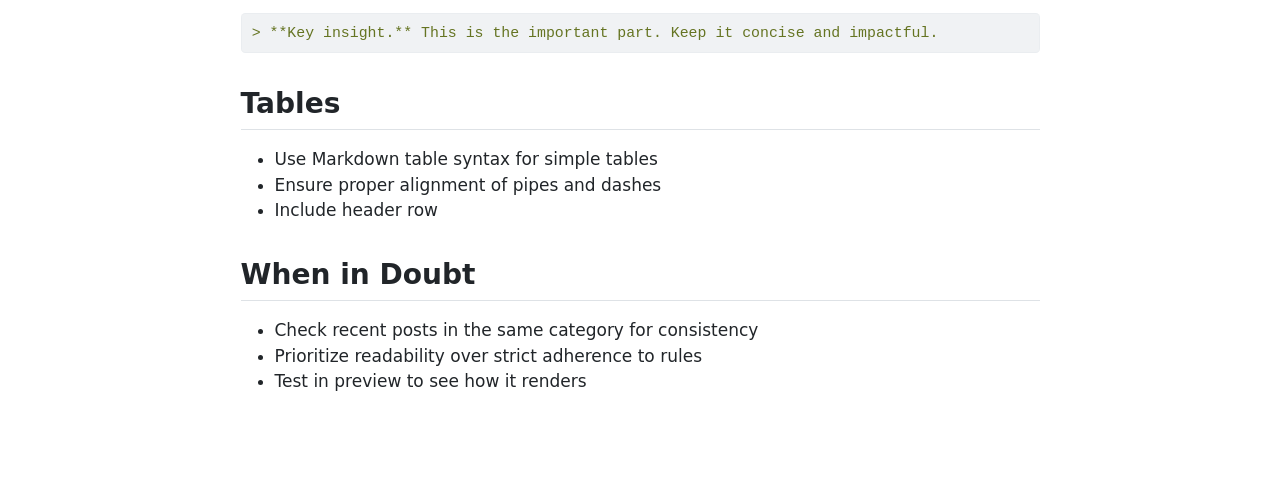
<file: FORMATTING.html>
<!DOCTYPE html>
<html xmlns="http://www.w3.org/1999/xhtml" lang="en" xml:lang="en"><head>

<meta charset="utf-8">
<meta name="generator" content="quarto-1.10.18">

<meta name="viewport" content="width=device-width, initial-scale=1.0, user-scalable=yes">


<title>formatting – Chris Hughes</title>
<style>
/* Default styles provided by pandoc.
** See https://pandoc.org/MANUAL.html#variables-for-html for config info.
*/
span.smallcaps{font-variant: small-caps;}
div.columns{display: flex; gap: 1.5em;}
div.column{flex: auto;}
@media screen {
div.columns{gap: min(4vw, 1.5em);}
div.column{overflow-x: auto;}
}
div.hanging-indent{margin-left: 1.5em; text-indent: -1.5em;}
ul.task-list{list-style: none;}
ul.task-list li input[type="checkbox"] {
  width: 0.8em;
  margin: 0 0.8em 0.2em -1em; /* quarto-specific, see https://github.com/quarto-dev/quarto-cli/issues/4556 */ 
  vertical-align: middle;
}
/* CSS for syntax highlighting */
html { -webkit-text-size-adjust: 100%; }
pre > code.sourceCode { white-space: pre; position: relative; }
pre > code.sourceCode > span { display: inline-block; line-height: 1.25; }
pre > code.sourceCode > span:empty { height: 1.2em; }
.sourceCode { overflow: visible; }
code.sourceCode > span { color: inherit; text-decoration: inherit; }
div.sourceCode { margin: 1em 0; }
pre.sourceCode { margin: 0; }
@media screen {
div.sourceCode { overflow: auto; }
}
@media print {
pre > code.sourceCode { white-space: pre-wrap; }
pre > code.sourceCode > span { text-indent: -5em; padding-left: 5em; }
}
pre.numberSource code
  { counter-reset: source-line 0; }
pre.numberSource code > span
  { position: relative; left: -4em; counter-increment: source-line; }
pre.numberSource code > span > a:first-child::before
  { content: counter(source-line);
    position: relative; left: -1em; text-align: right; vertical-align: baseline;
    border: none; display: inline-block;
    -webkit-touch-callout: none; -webkit-user-select: none;
    -khtml-user-select: none; -moz-user-select: none;
    -ms-user-select: none; user-select: none;
    padding: 0 4px; width: 4em;
  }
pre.numberSource { margin-left: 3em;  padding-left: 4px; }
div.sourceCode
  {   }
@media screen {
pre > code.sourceCode > span > a:first-child::before { text-decoration: underline; }
}
</style>


<script src="site_libs/quarto-nav/quarto-nav.js"></script>
<script src="site_libs/quarto-nav/headroom.min.js"></script>
<script src="site_libs/clipboard/clipboard.min.js"></script>
<script src="site_libs/quarto-search/autocomplete.umd.js"></script>
<script src="site_libs/quarto-search/fuse.min.js"></script>
<script src="site_libs/quarto-search/quarto-search.js"></script>
<meta name="quarto:offset" content="./">
<link href="./profile.jpg" rel="icon" type="image/jpeg">
<script src="site_libs/quarto-html/quarto.js" type="module"></script>
<script src="site_libs/quarto-html/tabsets/tabsets.js" type="module"></script>
<script src="site_libs/quarto-html/popper.min.js"></script>
<script src="site_libs/quarto-html/tippy.umd.min.js"></script>
<script src="site_libs/quarto-html/anchor.min.js"></script>
<link href="site_libs/quarto-html/tippy.css" rel="stylesheet">
<link href="site_libs/quarto-html/quarto-syntax-highlighting-64a204ab8560d761af7679ceaba22944.css" rel="stylesheet" class="quarto-color-scheme" id="quarto-text-highlighting-styles">
<link href="site_libs/quarto-html/quarto-syntax-highlighting-dark-b85bc7c33db8c58e0ec93c3465666fed.css" rel="stylesheet" class="quarto-color-scheme quarto-color-alternate" id="quarto-text-highlighting-styles">
<link href="site_libs/quarto-html/quarto-syntax-highlighting-64a204ab8560d761af7679ceaba22944.css" rel="stylesheet" class="quarto-color-scheme-extra" id="quarto-text-highlighting-styles">
<script src="site_libs/bootstrap/bootstrap.min.js"></script>
<link href="site_libs/bootstrap/bootstrap-icons.css" rel="stylesheet">
<link href="site_libs/bootstrap/bootstrap-6105abc1fbcb78934dd6dfb0e21c61fe.min.css" rel="stylesheet" append-hash="true" class="quarto-color-scheme" id="quarto-bootstrap" data-mode="light">
<link href="site_libs/bootstrap/bootstrap-dark-bad7eb6acb78bec35b2014344c72f93c.min.css" rel="stylesheet" append-hash="true" class="quarto-color-scheme quarto-color-alternate" id="quarto-bootstrap" data-mode="dark">
<link href="site_libs/bootstrap/bootstrap-6105abc1fbcb78934dd6dfb0e21c61fe.min.css" rel="stylesheet" append-hash="true" class="quarto-color-scheme-extra" id="quarto-bootstrap" data-mode="light">
<script id="quarto-search-options" type="application/json">{
  "location": "navbar",
  "copy-button": false,
  "collapse-after": 3,
  "panel-placement": "end",
  "type": "overlay",
  "limit": 50,
  "keyboard-shortcut": [
    "f",
    "/",
    "s"
  ],
  "show-item-context": false,
  "language": {
    "search-no-results-text": "No results",
    "search-matching-documents-text": "matching documents",
    "search-copy-link-title": "Copy link to search",
    "search-hide-matches-text": "Hide additional matches",
    "search-more-match-text": "more match in this document",
    "search-more-matches-text": "more matches in this document",
    "search-clear-button-title": "Clear",
    "search-text-placeholder": "",
    "search-detached-cancel-button-title": "Cancel",
    "search-submit-button-title": "Submit",
    "search-label": "Search"
  }
}</script>
<meta name="google-site-verification" content="AGF-dapdxVAPw474kSusFtx18hRUnG14JVgfg-pqNw8">


<link rel="stylesheet" href="styles.css">
<meta property="og:title" content="Chris Hughes">
<meta property="og:description" content="Applied AI, software architecture, and the discipline of building things that work">
<meta property="og:site_name" content="Chris Hughes">
<meta name="twitter:title" content="Chris Hughes">
<meta name="twitter:description" content="Applied AI, software architecture, and the discipline of building things that work">
<meta name="twitter:card" content="summary">
</head>

<body class="nav-fixed fullcontent quarto-light"><script id="quarto-html-before-body" type="application/javascript">
    const toggleBodyColorMode = (bsSheetEl) => {
      const mode = bsSheetEl.getAttribute("data-mode");
      const bodyEl = window.document.querySelector("body");
      if (mode === "dark") {
        bodyEl.classList.add("quarto-dark");
        bodyEl.classList.remove("quarto-light");
      } else {
        bodyEl.classList.add("quarto-light");
        bodyEl.classList.remove("quarto-dark");
      }
    }
    const toggleBodyColorPrimary = () => {
      const bsSheetEl = window.document.querySelector("link#quarto-bootstrap:not([rel=disabled-stylesheet])");
      if (bsSheetEl) {
        toggleBodyColorMode(bsSheetEl);
      }
    }
    const setColorSchemeToggle = (alternate) => {
      const toggles = window.document.querySelectorAll('.quarto-color-scheme-toggle');
      for (let i=0; i < toggles.length; i++) {
        const toggle = toggles[i];
        if (toggle) {
          if (alternate) {
            toggle.classList.add("alternate");
          } else {
            toggle.classList.remove("alternate");
          }
        }
      }
    };
    const toggleColorMode = (alternate) => {
      // Switch the stylesheets
      const primaryStylesheets = window.document.querySelectorAll('link.quarto-color-scheme:not(.quarto-color-alternate)');
      const alternateStylesheets = window.document.querySelectorAll('link.quarto-color-scheme.quarto-color-alternate');
      manageTransitions('#quarto-margin-sidebar .nav-link', false);
      if (alternate) {
        // note: dark is layered on light, we don't disable primary!
        enableStylesheet(alternateStylesheets);
        for (const sheetNode of alternateStylesheets) {
          if (sheetNode.id === "quarto-bootstrap") {
            toggleBodyColorMode(sheetNode);
          }
        }
      } else {
        disableStylesheet(alternateStylesheets);
        enableStylesheet(primaryStylesheets)
        toggleBodyColorPrimary();
      }
      manageTransitions('#quarto-margin-sidebar .nav-link', true);
      // Switch the toggles
      setColorSchemeToggle(alternate)
      // Hack to workaround the fact that safari doesn't
      // properly recolor the scrollbar when toggling (#1455)
      if (navigator.userAgent.indexOf('Safari') > 0 && navigator.userAgent.indexOf('Chrome') == -1) {
        manageTransitions("body", false);
        window.scrollTo(0, 1);
        setTimeout(() => {
          window.scrollTo(0, 0);
          manageTransitions("body", true);
        }, 40);
      }
    }
    const disableStylesheet = (stylesheets) => {
      for (let i=0; i < stylesheets.length; i++) {
        const stylesheet = stylesheets[i];
        stylesheet.rel = 'disabled-stylesheet';
      }
    }
    const enableStylesheet = (stylesheets) => {
      for (let i=0; i < stylesheets.length; i++) {
        const stylesheet = stylesheets[i];
        if(stylesheet.rel !== 'stylesheet') { // for Chrome, which will still FOUC without this check
          stylesheet.rel = 'stylesheet';
        }
      }
    }
    const manageTransitions = (selector, allowTransitions) => {
      const els = window.document.querySelectorAll(selector);
      for (let i=0; i < els.length; i++) {
        const el = els[i];
        if (allowTransitions) {
          el.classList.remove('notransition');
        } else {
          el.classList.add('notransition');
        }
      }
    }
    const isFileUrl = () => {
      return window.location.protocol === 'file:';
    }
    const hasAlternateSentinel = () => {
      let styleSentinel = getColorSchemeSentinel();
      if (styleSentinel !== null) {
        return styleSentinel === "alternate";
      } else {
        return false;
      }
    }
    const setStyleSentinel = (alternate) => {
      const value = alternate ? "alternate" : "default";
      if (!isFileUrl()) {
        window.localStorage.setItem("quarto-color-scheme", value);
      } else {
        localAlternateSentinel = value;
      }
    }
    const getColorSchemeSentinel = () => {
      if (!isFileUrl()) {
        const storageValue = window.localStorage.getItem("quarto-color-scheme");
        return storageValue != null ? storageValue : localAlternateSentinel;
      } else {
        return localAlternateSentinel;
      }
    }
    const toggleGiscusIfUsed = (isAlternate, darkModeDefault) => {
      const baseTheme = document.querySelector('#giscus-base-theme')?.value ?? 'light';
      const alternateTheme = document.querySelector('#giscus-alt-theme')?.value ?? 'dark';
      let newTheme = '';
      if(authorPrefersDark) {
        newTheme = isAlternate ? baseTheme : alternateTheme;
      } else {
        newTheme = isAlternate ? alternateTheme : baseTheme;
      }
      const changeGiscusTheme = () => {
        // From: https://github.com/giscus/giscus/issues/336
        const sendMessage = (message) => {
          const iframe = document.querySelector('iframe.giscus-frame');
          if (!iframe) return;
          iframe.contentWindow.postMessage({ giscus: message }, 'https://giscus.app');
        }
        sendMessage({
          setConfig: {
            theme: newTheme
          }
        });
      }
      const isGiscussLoaded = window.document.querySelector('iframe.giscus-frame') !== null;
      if (isGiscussLoaded) {
        changeGiscusTheme();
      }
    };
    const authorPrefersDark = false;
    const darkModeDefault = authorPrefersDark;
      document.querySelector('link#quarto-text-highlighting-styles.quarto-color-scheme-extra').rel = 'disabled-stylesheet';
      document.querySelector('link#quarto-bootstrap.quarto-color-scheme-extra').rel = 'disabled-stylesheet';
    let localAlternateSentinel = darkModeDefault ? 'alternate' : 'default';
    // Dark / light mode switch
    window.quartoToggleColorScheme = () => {
      // Read the current dark / light value
      let toAlternate = !hasAlternateSentinel();
      toggleColorMode(toAlternate);
      setStyleSentinel(toAlternate);
      toggleGiscusIfUsed(toAlternate, darkModeDefault);
      window.dispatchEvent(new Event('resize'));
    };
    // Switch to dark mode if need be
    if (hasAlternateSentinel()) {
      toggleColorMode(true);
    } else {
      toggleColorMode(false);
    }
  </script>

<div id="quarto-search-results"></div>
  <header id="quarto-header" class="headroom fixed-top">
    <nav class="navbar navbar-expand-lg " data-bs-theme="dark">
      <div class="navbar-container container-fluid">
      <div class="navbar-brand-container mx-auto">
    <a class="navbar-brand" href="./index.html">
    <span class="navbar-title">Chris Hughes</span>
    </a>
  </div>
        <div class="quarto-navbar-tools tools-end">
  <a href="" class="quarto-color-scheme-toggle quarto-navigation-tool  px-1" onclick="window.quartoToggleColorScheme(); return false;" title="Toggle dark mode"><i class="bi"></i></a>
</div>
          <div id="quarto-search" class="" title="Search"></div>
      </div> <!-- /container-fluid -->
    </nav>
</header>
<!-- content -->
<div id="quarto-content" class="quarto-container page-columns page-rows-contents page-layout-article page-navbar">
<!-- sidebar -->
<!-- margin-sidebar -->
    
<!-- main -->
<main class="content" id="quarto-document-content"><header id="title-block-header" class="quarto-title-block"></header>





<section id="article-formatting-guide" class="level1">
<h1>Article Formatting Guide</h1>
<p>Guidelines for formatting articles in this blog. Follow these conventions to ensure consistency across posts.</p>
<section id="markdown-button" class="level2">
<h2 class="anchored" data-anchor-id="markdown-button">Markdown Button</h2>
<section id="when-to-include" class="level3">
<h3 class="anchored" data-anchor-id="when-to-include">When to Include</h3>
<ul>
<li><strong>Include</strong> on technical/native Quarto posts where readers benefit from seeing raw markdown</li>
<li><strong>Include</strong> on long-form technical articles (evals, methodology, deep dives)</li>
<li><strong>Exclude</strong> on shorter pieces, opinion pieces, or posts without substantial code blocks</li>
</ul>
</section>
<section id="how-to-add" class="level3">
<h3 class="anchored" data-anchor-id="how-to-add">How to Add</h3>
<p>Add the source-button marker right after the YAML frontmatter:</p>
<div class="code-copy-outer-scaffold"><div class="sourceCode" id="cb1"><pre class="sourceCode markdown code-with-copy"><code class="sourceCode markdown"><span id="cb1-1"><a href="#cb1-1" aria-hidden="true" tabindex="-1"></a><span class="co">---</span></span>
<span id="cb1-2"><a href="#cb1-2" aria-hidden="true" tabindex="-1"></a><span class="an">title:</span><span class="co"> "Your Title"</span></span>
<span id="cb1-3"><a href="#cb1-3" aria-hidden="true" tabindex="-1"></a><span class="co">...</span></span>
<span id="cb1-4"><a href="#cb1-4" aria-hidden="true" tabindex="-1"></a>---</span>
<span id="cb1-5"><a href="#cb1-5" aria-hidden="true" tabindex="-1"></a></span>
<span id="cb1-6"><a href="#cb1-6" aria-hidden="true" tabindex="-1"></a>::: {.source-button}</span>
<span id="cb1-7"><a href="#cb1-7" aria-hidden="true" tabindex="-1"></a>:::</span>
<span id="cb1-8"><a href="#cb1-8" aria-hidden="true" tabindex="-1"></a></span>
<span id="cb1-9"><a href="#cb1-9" aria-hidden="true" tabindex="-1"></a>Your article starts here...</span></code></pre></div><button title="Copy to Clipboard" class="code-copy-button"><i class="bi"></i></button></div>
<p>The button will appear as a small 📝 icon that opens a modal with the full markdown source (copy only, no download).</p>
</section>
</section>
<section id="spacing-and-list-formatting" class="level2">
<h2 class="anchored" data-anchor-id="spacing-and-list-formatting">Spacing and List Formatting</h2>
<section id="bullet-lists" class="level3">
<h3 class="anchored" data-anchor-id="bullet-lists">Bullet Lists</h3>
<p><strong>Always include a blank line</strong> between introductory text and the start of a bullet list when the intro ends with a colon:</p>
<div class="code-copy-outer-scaffold"><div class="sourceCode" id="cb2"><pre class="sourceCode markdown code-with-copy"><code class="sourceCode markdown"><span id="cb2-1"><a href="#cb2-1" aria-hidden="true" tabindex="-1"></a><span class="an">This is the intro text:</span></span>
<span id="cb2-2"><a href="#cb2-2" aria-hidden="true" tabindex="-1"></a></span>
<span id="cb2-3"><a href="#cb2-3" aria-hidden="true" tabindex="-1"></a><span class="ss">- </span>First item</span>
<span id="cb2-4"><a href="#cb2-4" aria-hidden="true" tabindex="-1"></a><span class="ss">- </span>Second item</span></code></pre></div><button title="Copy to Clipboard" class="code-copy-button"><i class="bi"></i></button></div>
<p><strong>Not like this:</strong></p>
<div class="code-copy-outer-scaffold"><div class="sourceCode" id="cb3"><pre class="sourceCode markdown code-with-copy"><code class="sourceCode markdown"><span id="cb3-1"><a href="#cb3-1" aria-hidden="true" tabindex="-1"></a><span class="an">This is the intro text:</span></span>
<span id="cb3-2"><a href="#cb3-2" aria-hidden="true" tabindex="-1"></a><span class="ss">- </span>First item</span>
<span id="cb3-3"><a href="#cb3-3" aria-hidden="true" tabindex="-1"></a><span class="ss">- </span>Second item</span></code></pre></div><button title="Copy to Clipboard" class="code-copy-button"><i class="bi"></i></button></div>
</section>
<section id="multiple-bullet-lists" class="level3">
<h3 class="anchored" data-anchor-id="multiple-bullet-lists">Multiple Bullet Lists</h3>
<p>When you have several bullet lists in sequence, ensure a blank line between the closing of one list and the start of another.</p>
</section>
<section id="numbered-lists" class="level3">
<h3 class="anchored" data-anchor-id="numbered-lists">Numbered Lists</h3>
<p>Same rule applies—blank line after intro text ending with a colon.</p>
</section>
</section>
<section id="header-images" class="level2">
<h2 class="anchored" data-anchor-id="header-images">Header Images</h2>
<section id="placement" class="level3">
<h3 class="anchored" data-anchor-id="placement">Placement</h3>
<ul>
<li>Header images should appear immediately after the YAML frontmatter (before the markdown button marker or article text)</li>
<li>Use <code>![](headline.png)</code> syntax</li>
</ul>
</section>
<section id="metadata" class="level3">
<h3 class="anchored" data-anchor-id="metadata">Metadata</h3>
<ul>
<li>Always include <code>image: headline.png</code> in the YAML frontmatter for post previews/thumbnails</li>
<li>This is separate from the inline image in the body</li>
</ul>
</section>
</section>
<section id="code-blocks" class="level2">
<h2 class="anchored" data-anchor-id="code-blocks">Code Blocks</h2>
<ul>
<li>Use triple backticks with language specified: <code>```python</code>, <code>```javascript</code>, etc.</li>
<li>Ensure blank lines before and after code blocks</li>
<li>For long code examples, consider breaking into logical sections with explanatory text between</li>
</ul>
</section>
<section id="typography" class="level2">
<h2 class="anchored" data-anchor-id="typography">Typography</h2>
<ul>
<li>Use smart dashes where appropriate: em-dashes (—) for pauses, hyphens (-) for compound words</li>
<li>Use curly quotes (” ” and ’ ’) not straight quotes</li>
<li>Preserve code formatting in inline code with backticks</li>
</ul>
</section>
<section id="metadata-yaml-frontmatter" class="level2">
<h2 class="anchored" data-anchor-id="metadata-yaml-frontmatter">Metadata (YAML Frontmatter)</h2>
<p>Required fields:</p>
<div class="code-copy-outer-scaffold"><div class="sourceCode" id="cb4"><pre class="sourceCode yaml code-with-copy"><code class="sourceCode yaml"><span id="cb4-1"><a href="#cb4-1" aria-hidden="true" tabindex="-1"></a><span class="pp">---</span></span>
<span id="cb4-2"><a href="#cb4-2" aria-hidden="true" tabindex="-1"></a><span class="fu">title</span><span class="kw">:</span><span class="at"> </span><span class="st">"Article Title"</span></span>
<span id="cb4-3"><a href="#cb4-3" aria-hidden="true" tabindex="-1"></a><span class="fu">subtitle</span><span class="kw">:</span><span class="at"> </span><span class="st">"Optional subtitle"</span></span>
<span id="cb4-4"><a href="#cb4-4" aria-hidden="true" tabindex="-1"></a><span class="fu">date</span><span class="kw">:</span><span class="at"> </span><span class="st">"YYYY-MM-DD"</span></span>
<span id="cb4-5"><a href="#cb4-5" aria-hidden="true" tabindex="-1"></a><span class="fu">categories</span><span class="kw">:</span><span class="at"> </span><span class="kw">[</span><span class="at">Category1</span><span class="kw">,</span><span class="at"> Category2</span><span class="kw">]</span></span>
<span id="cb4-6"><a href="#cb4-6" aria-hidden="true" tabindex="-1"></a><span class="fu">description</span><span class="kw">:</span><span class="at"> </span><span class="st">"One-line description for preview"</span></span>
<span id="cb4-7"><a href="#cb4-7" aria-hidden="true" tabindex="-1"></a><span class="fu">image</span><span class="kw">:</span><span class="at"> headline.png</span></span>
<span id="cb4-8"><a href="#cb4-8" aria-hidden="true" tabindex="-1"></a><span class="pp">---</span></span></code></pre></div><button title="Copy to Clipboard" class="code-copy-button"><i class="bi"></i></button></div>
<p>Optional fields: - <code>reading-time: N</code> — Estimated reading time in minutes - <code>author: Name</code> — If not the default</p>
</section>
<section id="file-organization" class="level2">
<h2 class="anchored" data-anchor-id="file-organization">File Organization</h2>
<ul>
<li>Each post lives in its own directory: <code>posts/[slug]/</code></li>
<li>Main content: <code>posts/[slug]/index.qmd</code></li>
<li>Images: stored alongside <code>index.qmd</code> in the same directory</li>
<li>Use descriptive filenames for images</li>
</ul>
</section>
<section id="links" class="level2">
<h2 class="anchored" data-anchor-id="links">Links</h2>
<ul>
<li>Internal links: Use relative paths from the post’s location
<ul>
<li>Example: <code>[Link text](../../writing/other-post/)</code></li>
</ul></li>
<li>External links: Use full URLs
<ul>
<li>Example: <code>[Link text](https://example.com)</code></li>
</ul></li>
</ul>
</section>
<section id="blockquotes" class="level2">
<h2 class="anchored" data-anchor-id="blockquotes">Blockquotes</h2>
<p>For highlighted sections or callouts:</p>
<div class="code-copy-outer-scaffold"><div class="sourceCode" id="cb5"><pre class="sourceCode markdown code-with-copy"><code class="sourceCode markdown"><span id="cb5-1"><a href="#cb5-1" aria-hidden="true" tabindex="-1"></a><span class="at">&gt; **Key insight.** This is the important part. Keep it concise and impactful.</span></span></code></pre></div><button title="Copy to Clipboard" class="code-copy-button"><i class="bi"></i></button></div>
</section>
<section id="tables" class="level2">
<h2 class="anchored" data-anchor-id="tables">Tables</h2>
<ul>
<li>Use Markdown table syntax for simple tables</li>
<li>Ensure proper alignment of pipes and dashes</li>
<li>Include header row</li>
</ul>
</section>
<section id="when-in-doubt" class="level2">
<h2 class="anchored" data-anchor-id="when-in-doubt">When in Doubt</h2>
<ul>
<li>Check recent posts in the same category for consistency</li>
<li>Prioritize readability over strict adherence to rules</li>
<li>Test in preview to see how it renders</li>
</ul>


</section>
</section>

</main> <!-- /main -->
<script src="./code-modal.js"></script>
<script src="./source-modal.js"></script>
<script id="quarto-html-after-body" type="application/javascript">
  window.document.addEventListener("DOMContentLoaded", function (event) {
    // Ensure there is a toggle, if there isn't float one in the top right
    if (window.document.querySelector('.quarto-color-scheme-toggle') === null) {
      const a = window.document.createElement('a');
      a.classList.add('top-right');
      a.classList.add('quarto-color-scheme-toggle');
      a.href = "";
      a.onclick = function() { try { window.quartoToggleColorScheme(); } catch {} return false; };
      const i = window.document.createElement("i");
      i.classList.add('bi');
      a.appendChild(i);
      window.document.body.appendChild(a);
    }
    setColorSchemeToggle(hasAlternateSentinel())
    const icon = "";
    const anchorJS = new window.AnchorJS();
    anchorJS.options = {
      placement: 'right',
      icon: icon
    };
    anchorJS.add('.anchored');
    const isCodeAnnotation = (el) => {
      for (const clz of el.classList) {
        if (clz.startsWith('code-annotation-')) {                     
          return true;
        }
      }
      return false;
    }
    const onCopySuccess = function(e) {
      // button target
      const button = e.trigger;
      // don't keep focus
      button.blur();
      // flash "checked"
      button.classList.add('code-copy-button-checked');
      var currentTitle = button.getAttribute("title");
      button.setAttribute("title", "Copied!");
      let tooltip;
      if (window.bootstrap) {
        button.setAttribute("data-bs-toggle", "tooltip");
        button.setAttribute("data-bs-placement", "left");
        button.setAttribute("data-bs-title", "Copied!");
        tooltip = new bootstrap.Tooltip(button, 
          { trigger: "manual", 
            customClass: "code-copy-button-tooltip",
            offset: [0, -8]});
        tooltip.show();    
      }
      setTimeout(function() {
        if (tooltip) {
          tooltip.hide();
          button.removeAttribute("data-bs-title");
          button.removeAttribute("data-bs-toggle");
          button.removeAttribute("data-bs-placement");
        }
        button.setAttribute("title", currentTitle);
        button.classList.remove('code-copy-button-checked');
      }, 1000);
      // clear code selection
      e.clearSelection();
    }
    const getTextToCopy = function(trigger) {
      const outerScaffold = trigger.parentElement.cloneNode(true);
      const codeEl = outerScaffold.querySelector('code');
      for (const childEl of codeEl.children) {
        if (isCodeAnnotation(childEl)) {
          childEl.remove();
        }
      }
      return codeEl.innerText;
    }
    const clipboard = new window.ClipboardJS('.code-copy-button:not([data-in-quarto-modal])', {
      text: getTextToCopy
    });
    clipboard.on('success', onCopySuccess);
    if (window.document.getElementById('quarto-embedded-source-code-modal')) {
      const clipboardModal = new window.ClipboardJS('.code-copy-button[data-in-quarto-modal]', {
        text: getTextToCopy,
        container: window.document.getElementById('quarto-embedded-source-code-modal')
      });
      clipboardModal.on('success', onCopySuccess);
    }
      var localhostRegex = new RegExp(/^(?:http|https):\/\/localhost\:?[0-9]*\//);
      var mailtoRegex = new RegExp(/^mailto:/);
        var filterRegex = new RegExp("https:\/\/chris-hughes10\.github\.io");
      var isInternal = (href) => {
          return filterRegex.test(href) || localhostRegex.test(href) || mailtoRegex.test(href);
      }
      // Inspect non-navigation links and adorn them if external
     var links = window.document.querySelectorAll('a[href]:not(.nav-link):not(.navbar-brand):not(.toc-action):not(.sidebar-link):not(.sidebar-item-toggle):not(.pagination-link):not(.no-external):not([aria-hidden]):not(.dropdown-item):not(.quarto-navigation-tool):not(.about-link)');
      for (var i=0; i<links.length; i++) {
        const link = links[i];
        if (!isInternal(link.href)) {
          // undo the damage that might have been done by quarto-nav.js in the case of
          // links that we want to consider external
          if (link.dataset.originalHref !== undefined) {
            link.href = link.dataset.originalHref;
          }
        }
      }
    function tippyHover(el, contentFn, onTriggerFn, onUntriggerFn) {
      const config = {
        allowHTML: true,
        maxWidth: 500,
        delay: 100,
        arrow: false,
        appendTo: function(el) {
            return el.parentElement;
        },
        interactive: true,
        interactiveBorder: 10,
        theme: 'quarto',
        placement: 'bottom-start',
      };
      if (contentFn) {
        config.content = contentFn;
      }
      if (onTriggerFn) {
        config.onTrigger = onTriggerFn;
      }
      if (onUntriggerFn) {
        config.onUntrigger = onUntriggerFn;
      }
      window.tippy(el, config); 
    }
    const noterefs = window.document.querySelectorAll('a[role="doc-noteref"]');
    for (var i=0; i<noterefs.length; i++) {
      const ref = noterefs[i];
      tippyHover(ref, function() {
        // use id or data attribute instead here
        let href = ref.getAttribute('data-footnote-href') || ref.getAttribute('href');
        try { href = new URL(href).hash; } catch {}
        const id = href.replace(/^#\/?/, "");
        const note = window.document.getElementById(id);
        if (note) {
          return note.innerHTML;
        } else {
          return "";
        }
      });
    }
    const xrefs = window.document.querySelectorAll('a.quarto-xref');
    const processXRef = (id, note) => {
      // Strip column container classes
      const stripColumnClz = (el) => {
        el.classList.remove("page-full", "page-columns");
        if (el.children) {
          for (const child of el.children) {
            stripColumnClz(child);
          }
        }
      }
      stripColumnClz(note)
      if (id === null || id.startsWith('sec-')) {
        // Special case sections, only their first couple elements
        const container = document.createElement("div");
        if (note.children && note.children.length > 2) {
          container.appendChild(note.children[0].cloneNode(true));
          for (let i = 1; i < note.children.length; i++) {
            const child = note.children[i];
            if (child.tagName === "P" && child.innerText === "") {
              continue;
            } else {
              container.appendChild(child.cloneNode(true));
              break;
            }
          }
          if (window.Quarto?.typesetMath) {
            window.Quarto.typesetMath(container);
          }
          return container.innerHTML
        } else {
          if (window.Quarto?.typesetMath) {
            window.Quarto.typesetMath(note);
          }
          return note.innerHTML;
        }
      } else {
        // Remove any anchor links if they are present
        const anchorLink = note.querySelector('a.anchorjs-link');
        if (anchorLink) {
          anchorLink.remove();
        }
        if (window.Quarto?.typesetMath) {
          window.Quarto.typesetMath(note);
        }
        if (note.classList.contains("callout")) {
          return note.outerHTML;
        } else {
          return note.innerHTML;
        }
      }
    }
    for (var i=0; i<xrefs.length; i++) {
      const xref = xrefs[i];
      tippyHover(xref, undefined, function(instance) {
        instance.disable();
        let url = xref.getAttribute('href');
        let hash = undefined; 
        if (url.startsWith('#')) {
          hash = url;
        } else {
          try { hash = new URL(url).hash; } catch {}
        }
        if (hash) {
          const id = hash.replace(/^#\/?/, "");
          const note = window.document.getElementById(id);
          if (note !== null) {
            try {
              const html = processXRef(id, note.cloneNode(true));
              instance.setContent(html);
            } finally {
              instance.enable();
              instance.show();
            }
          } else {
            // See if we can fetch this
            fetch(url.split('#')[0])
            .then(res => res.text())
            .then(html => {
              const parser = new DOMParser();
              const htmlDoc = parser.parseFromString(html, "text/html");
              const note = htmlDoc.getElementById(id);
              if (note !== null) {
                const html = processXRef(id, note);
                instance.setContent(html);
              } 
            }).finally(() => {
              instance.enable();
              instance.show();
            });
          }
        } else {
          // See if we can fetch a full url (with no hash to target)
          // This is a special case and we should probably do some content thinning / targeting
          fetch(url)
          .then(res => res.text())
          .then(html => {
            const parser = new DOMParser();
            const htmlDoc = parser.parseFromString(html, "text/html");
            const note = htmlDoc.querySelector('main.content');
            if (note !== null) {
              // This should only happen for chapter cross references
              // (since there is no id in the URL)
              // remove the first header
              if (note.children.length > 0 && note.children[0].tagName === "HEADER") {
                note.children[0].remove();
              }
              const html = processXRef(null, note);
              instance.setContent(html);
            } 
          }).finally(() => {
            instance.enable();
            instance.show();
          });
        }
      }, function(instance) {
      });
    }
        let selectedAnnoteEl;
        const selectorForAnnotation = ( cell, annotation) => {
          let cellAttr = 'data-code-cell="' + cell + '"';
          let lineAttr = 'data-code-annotation="' +  annotation + '"';
          const selector = 'span[' + cellAttr + '][' + lineAttr + ']';
          return selector;
        }
        const selectCodeLines = (annoteEl) => {
          const doc = window.document;
          const targetCell = annoteEl.getAttribute("data-target-cell");
          const targetAnnotation = annoteEl.getAttribute("data-target-annotation");
          const annoteSpan = window.document.querySelector(selectorForAnnotation(targetCell, targetAnnotation));
          const lines = annoteSpan.getAttribute("data-code-lines").split(",");
          const lineIds = lines.map((line) => {
            return targetCell + "-" + line;
          })
          let top = null;
          let height = null;
          let parent = null;
          if (lineIds.length > 0) {
              //compute the position of the single el (top and bottom and make a div)
              const el = window.document.getElementById(lineIds[0]);
              top = el.offsetTop;
              height = el.offsetHeight;
              parent = el.parentElement.parentElement;
            if (lineIds.length > 1) {
              const lastEl = window.document.getElementById(lineIds[lineIds.length - 1]);
              const bottom = lastEl.offsetTop + lastEl.offsetHeight;
              height = bottom - top;
            }
            if (top !== null && height !== null && parent !== null) {
              // cook up a div (if necessary) and position it 
              let div = window.document.getElementById("code-annotation-line-highlight");
              if (div === null) {
                div = window.document.createElement("div");
                div.setAttribute("id", "code-annotation-line-highlight");
                div.style.position = 'absolute';
                parent.appendChild(div);
              }
              div.style.top = top - 2 + "px";
              div.style.height = height + 4 + "px";
              div.style.left = 0;
              let gutterDiv = window.document.getElementById("code-annotation-line-highlight-gutter");
              if (gutterDiv === null) {
                gutterDiv = window.document.createElement("div");
                gutterDiv.setAttribute("id", "code-annotation-line-highlight-gutter");
                gutterDiv.style.position = 'absolute';
                const codeCell = window.document.getElementById(targetCell);
                const gutter = codeCell.querySelector('.code-annotation-gutter');
                gutter.appendChild(gutterDiv);
              }
              gutterDiv.style.top = top - 2 + "px";
              gutterDiv.style.height = height + 4 + "px";
            }
            selectedAnnoteEl = annoteEl;
          }
        };
        const unselectCodeLines = () => {
          const elementsIds = ["code-annotation-line-highlight", "code-annotation-line-highlight-gutter"];
          elementsIds.forEach((elId) => {
            const div = window.document.getElementById(elId);
            if (div) {
              div.remove();
            }
          });
          selectedAnnoteEl = undefined;
        };
          // Handle positioning of the toggle
      window.addEventListener(
        "resize",
        throttle(() => {
          elRect = undefined;
          if (selectedAnnoteEl) {
            selectCodeLines(selectedAnnoteEl);
          }
        }, 10)
      );
      function throttle(fn, ms) {
      let throttle = false;
      let timer;
        return (...args) => {
          if(!throttle) { // first call gets through
              fn.apply(this, args);
              throttle = true;
          } else { // all the others get throttled
              if(timer) clearTimeout(timer); // cancel #2
              timer = setTimeout(() => {
                fn.apply(this, args);
                timer = throttle = false;
              }, ms);
          }
        };
      }
        // Attach click handler to the DT
        const annoteDls = window.document.querySelectorAll('dt[data-target-cell]');
        for (const annoteDlNode of annoteDls) {
          annoteDlNode.addEventListener('click', (event) => {
            const clickedEl = event.target;
            if (clickedEl !== selectedAnnoteEl) {
              unselectCodeLines();
              const activeEl = window.document.querySelector('dt[data-target-cell].code-annotation-active');
              if (activeEl) {
                activeEl.classList.remove('code-annotation-active');
              }
              selectCodeLines(clickedEl);
              clickedEl.classList.add('code-annotation-active');
            } else {
              // Unselect the line
              unselectCodeLines();
              clickedEl.classList.remove('code-annotation-active');
            }
          });
        }
    const findCites = (el) => {
      const parentEl = el.parentElement;
      if (parentEl) {
        const cites = parentEl.dataset.cites;
        if (cites) {
          return {
            el,
            cites: cites.split(' ')
          };
        } else {
          return findCites(el.parentElement)
        }
      } else {
        return undefined;
      }
    };
    var bibliorefs = window.document.querySelectorAll('a[role="doc-biblioref"]');
    for (var i=0; i<bibliorefs.length; i++) {
      const ref = bibliorefs[i];
      const citeInfo = findCites(ref);
      if (citeInfo) {
        tippyHover(citeInfo.el, function() {
          var popup = window.document.createElement('div');
          citeInfo.cites.forEach(function(cite) {
            var citeDiv = window.document.createElement('div');
            citeDiv.classList.add('hanging-indent');
            citeDiv.classList.add('csl-entry');
            var biblioDiv = window.document.getElementById('ref-' + cite);
            if (biblioDiv) {
              citeDiv.innerHTML = biblioDiv.innerHTML;
            }
            popup.appendChild(citeDiv);
          });
          return popup.innerHTML;
        });
      }
    }
  });
  </script>
</div> <!-- /content -->




</body></html>
</file>
<file: site_libs/quarto-html/tippy.css>
.tippy-box[data-animation=fade][data-state=hidden]{opacity:0}[data-tippy-root]{max-width:calc(100vw - 10px)}.tippy-box{position:relative;background-color:#333;color:#fff;border-radius:4px;font-size:14px;line-height:1.4;white-space:normal;outline:0;transition-property:transform,visibility,opacity}.tippy-box[data-placement^=top]>.tippy-arrow{bottom:0}.tippy-box[data-placement^=top]>.tippy-arrow:before{bottom:-7px;left:0;border-width:8px 8px 0;border-top-color:initial;transform-origin:center top}.tippy-box[data-placement^=bottom]>.tippy-arrow{top:0}.tippy-box[data-placement^=bottom]>.tippy-arrow:before{top:-7px;left:0;border-width:0 8px 8px;border-bottom-color:initial;transform-origin:center bottom}.tippy-box[data-placement^=left]>.tippy-arrow{right:0}.tippy-box[data-placement^=left]>.tippy-arrow:before{border-width:8px 0 8px 8px;border-left-color:initial;right:-7px;transform-origin:center left}.tippy-box[data-placement^=right]>.tippy-arrow{left:0}.tippy-box[data-placement^=right]>.tippy-arrow:before{left:-7px;border-width:8px 8px 8px 0;border-right-color:initial;transform-origin:center right}.tippy-box[data-inertia][data-state=visible]{transition-timing-function:cubic-bezier(.54,1.5,.38,1.11)}.tippy-arrow{width:16px;height:16px;color:#333}.tippy-arrow:before{content:"";position:absolute;border-color:transparent;border-style:solid}.tippy-content{position:relative;padding:5px 9px;z-index:1}
</file>
<file: site_libs/quarto-html/quarto-syntax-highlighting-64a204ab8560d761af7679ceaba22944.css>
/* quarto syntax highlight colors */
:root {
  --quarto-hl-ot-color: #003B4F;
  --quarto-hl-at-color: #657422;
  --quarto-hl-ss-color: #20794D;
  --quarto-hl-an-color: #5E5E5E;
  --quarto-hl-fu-color: #4758AB;
  --quarto-hl-st-color: #20794D;
  --quarto-hl-cf-color: #003B4F;
  --quarto-hl-op-color: #5E5E5E;
  --quarto-hl-er-color: #AD0000;
  --quarto-hl-bn-color: #AD0000;
  --quarto-hl-al-color: #AD0000;
  --quarto-hl-va-color: #111111;
  --quarto-hl-bu-color: inherit;
  --quarto-hl-ex-color: inherit;
  --quarto-hl-pp-color: #AD0000;
  --quarto-hl-in-color: #5E5E5E;
  --quarto-hl-vs-color: #20794D;
  --quarto-hl-wa-color: #5E5E5E;
  --quarto-hl-do-color: #5E5E5E;
  --quarto-hl-im-color: #00769E;
  --quarto-hl-ch-color: #20794D;
  --quarto-hl-dt-color: #AD0000;
  --quarto-hl-fl-color: #AD0000;
  --quarto-hl-co-color: #5E5E5E;
  --quarto-hl-cv-color: #5E5E5E;
  --quarto-hl-cn-color: #8f5902;
  --quarto-hl-sc-color: #5E5E5E;
  --quarto-hl-dv-color: #AD0000;
  --quarto-hl-kw-color: #003B4F;
}

/* other quarto variables */
:root {
  --quarto-font-monospace: SFMono-Regular, Menlo, Monaco, Consolas, "Liberation Mono", "Courier New", monospace;
}

/* syntax highlight based on Pandoc's rules */
pre > code.sourceCode > span {
  color: #003B4F;
}

code.sourceCode > span {
  color: #003B4F;
}

div.sourceCode,
div.sourceCode pre.sourceCode {
  color: #003B4F;
}

/* Normal */
code span {
  color: #003B4F;
}

/* Alert */
code span.al {
  color: #AD0000;
  font-style: inherit;
}

/* Annotation */
code span.an {
  color: #5E5E5E;
  font-style: inherit;
}

/* Attribute */
code span.at {
  color: #657422;
  font-style: inherit;
}

/* BaseN */
code span.bn {
  color: #AD0000;
  font-style: inherit;
}

/* BuiltIn */
code span.bu {
  font-style: inherit;
}

/* ControlFlow */
code span.cf {
  color: #003B4F;
  font-weight: bold;
  font-style: inherit;
}

/* Char */
code span.ch {
  color: #20794D;
  font-style: inherit;
}

/* Constant */
code span.cn {
  color: #8f5902;
  font-style: inherit;
}

/* Comment */
code span.co {
  color: #5E5E5E;
  font-style: inherit;
}

/* CommentVar */
code span.cv {
  color: #5E5E5E;
  font-style: italic;
}

/* Documentation */
code span.do {
  color: #5E5E5E;
  font-style: italic;
}

/* DataType */
code span.dt {
  color: #AD0000;
  font-style: inherit;
}

/* DecVal */
code span.dv {
  color: #AD0000;
  font-style: inherit;
}

/* Error */
code span.er {
  color: #AD0000;
  font-style: inherit;
}

/* Extension */
code span.ex {
  font-style: inherit;
}

/* Float */
code span.fl {
  color: #AD0000;
  font-style: inherit;
}

/* Function */
code span.fu {
  color: #4758AB;
  font-style: inherit;
}

/* Import */
code span.im {
  color: #00769E;
  font-style: inherit;
}

/* Information */
code span.in {
  color: #5E5E5E;
  font-style: inherit;
}

/* Keyword */
code span.kw {
  color: #003B4F;
  font-weight: bold;
  font-style: inherit;
}

/* Operator */
code span.op {
  color: #5E5E5E;
  font-style: inherit;
}

/* Other */
code span.ot {
  color: #003B4F;
  font-style: inherit;
}

/* Preprocessor */
code span.pp {
  color: #AD0000;
  font-style: inherit;
}

/* SpecialChar */
code span.sc {
  color: #5E5E5E;
  font-style: inherit;
}

/* SpecialString */
code span.ss {
  color: #20794D;
  font-style: inherit;
}

/* String */
code span.st {
  color: #20794D;
  font-style: inherit;
}

/* Variable */
code span.va {
  color: #111111;
  font-style: inherit;
}

/* VerbatimString */
code span.vs {
  color: #20794D;
  font-style: inherit;
}

/* Warning */
code span.wa {
  color: #5E5E5E;
  font-style: italic;
}

.prevent-inlining {
  content: "</";
}

/*# sourceMappingURL=9d8d5bb603a83b8298b89080a598c93b.css.map */
</file>
<file: site_libs/quarto-html/quarto-syntax-highlighting-dark-b85bc7c33db8c58e0ec93c3465666fed.css>
/* quarto syntax highlight colors */
:root {
  --quarto-hl-al-color: #f07178;
  --quarto-hl-an-color: #d4d0ab;
  --quarto-hl-at-color: #00e0e0;
  --quarto-hl-bn-color: #d4d0ab;
  --quarto-hl-bu-color: #abe338;
  --quarto-hl-ch-color: #abe338;
  --quarto-hl-co-color: #f8f8f2;
  --quarto-hl-cv-color: #ffd700;
  --quarto-hl-cn-color: #ffd700;
  --quarto-hl-cf-color: #ffa07a;
  --quarto-hl-dt-color: #ffa07a;
  --quarto-hl-dv-color: #d4d0ab;
  --quarto-hl-do-color: #f8f8f2;
  --quarto-hl-er-color: #f07178;
  --quarto-hl-ex-color: #00e0e0;
  --quarto-hl-fl-color: #d4d0ab;
  --quarto-hl-fu-color: #ffa07a;
  --quarto-hl-im-color: #abe338;
  --quarto-hl-in-color: #d4d0ab;
  --quarto-hl-kw-color: #ffa07a;
  --quarto-hl-op-color: #ffa07a;
  --quarto-hl-ot-color: #00e0e0;
  --quarto-hl-pp-color: #dcc6e0;
  --quarto-hl-re-color: #00e0e0;
  --quarto-hl-sc-color: #abe338;
  --quarto-hl-ss-color: #abe338;
  --quarto-hl-st-color: #abe338;
  --quarto-hl-va-color: #00e0e0;
  --quarto-hl-vs-color: #abe338;
  --quarto-hl-wa-color: #dcc6e0;
}

/* other quarto variables */
:root {
  --quarto-font-monospace: SFMono-Regular, Menlo, Monaco, Consolas, "Liberation Mono", "Courier New", monospace;
}

/* syntax highlight based on Pandoc's rules */
pre > code.sourceCode > span {
  color: #f8f8f2;
}

code.sourceCode > span {
  color: #f8f8f2;
}

div.sourceCode,
div.sourceCode pre.sourceCode {
  color: #f8f8f2;
}

/* Normal */
code span {
  color: #f8f8f2;
}

/* Alert */
code span.al {
  color: #f07178;
}

/* Annotation */
code span.an {
  color: #d4d0ab;
}

/* Attribute */
code span.at {
  color: #00e0e0;
}

/* BaseN */
code span.bn {
  color: #d4d0ab;
}

/* BuiltIn */
code span.bu {
  color: #abe338;
}

/* ControlFlow */
code span.cf {
  font-weight: bold;
  color: #ffa07a;
}

/* Char */
code span.ch {
  color: #abe338;
}

/* Constant */
code span.cn {
  color: #ffd700;
}

/* Comment */
code span.co {
  font-style: italic;
  color: #f8f8f2;
}

/* CommentVar */
code span.cv {
  color: #ffd700;
}

/* Documentation */
code span.do {
  color: #f8f8f2;
}

/* DataType */
code span.dt {
  color: #ffa07a;
}

/* DecVal */
code span.dv {
  color: #d4d0ab;
}

/* Error */
code span.er {
  color: #f07178;
  text-decoration: underline;
}

/* Extension */
code span.ex {
  font-weight: bold;
  color: #00e0e0;
}

/* Float */
code span.fl {
  color: #d4d0ab;
}

/* Function */
code span.fu {
  color: #ffa07a;
}

/* Import */
code span.im {
  color: #abe338;
}

/* Information */
code span.in {
  color: #d4d0ab;
}

/* Keyword */
code span.kw {
  font-weight: bold;
  color: #ffa07a;
}

/* Operator */
code span.op {
  color: #ffa07a;
}

/* Other */
code span.ot {
  color: #00e0e0;
}

/* Preprocessor */
code span.pp {
  color: #dcc6e0;
}

/* RegionMarker */
code span.re {
  background-color: #f8f8f2;
  color: #00e0e0;
}

/* SpecialChar */
code span.sc {
  color: #abe338;
}

/* SpecialString */
code span.ss {
  color: #abe338;
}

/* String */
code span.st {
  color: #abe338;
}

/* Variable */
code span.va {
  color: #00e0e0;
}

/* VerbatimString */
code span.vs {
  color: #abe338;
}

/* Warning */
code span.wa {
  color: #dcc6e0;
}

.prevent-inlining {
  content: "</";
}

/*# sourceMappingURL=4ed8f1090dec6531da29ab00902aa718.css.map */
</file>
<file: styles.css>
/* css styles */

/* Removes the line between posts */
div.quarto-post {
    border-bottom: none;
     padding-bottom: 1rem;
}

#about-header {
    text-align: center;
    align-items: center;
    padding-bottom: 3rem;
}

#about-image img {
    width: 80px;
    border-radius: 50%;
}

#social-links {
    margin-top: 1rem;
}

#social-links a {
    margin: 0 0.25rem;
}

#social-links img {
    height: 28px;
}

.navbar-logo {
    border-radius: 50%;
}

div.quarto-post .metadata {
    flex-basis: 20%;
}

div.quarto-post .body {
    flex-basis: 60%;
}

div.quarto-post .thumbnail {
    flex-basis: 20%;
}
div.quarto-post .thumbnail img {
    border-radius: 50%;
    max-height: 150px;
    max-width: 150px;
    margin-top: 0;
}

div.thumbnail p {
    margin-bottom: 0;
    text-align: center;
}

/* Center the post listings container */
#listing-post-listings {
    display: flex;
    flex-direction: column;
    align-items: left;
}

/* Set a reasonable max-width for posts and center them */
#listing-post-listings .quarto-post {
    max-width: 800px;
    width: 100%;
    margin: 0 auto;
}

.post-thumbnail {
    text-align: center;
    aspect-ratio: 16/9
}

.post-thumbnail img {
    border-radius: 50%;
    max-width: 50%;
}

.acknowledgements {
    font-size: small;
    font-style: italic;
}

/* Collapsible sections */
.collapsible {
    cursor: pointer;
    user-select: none;
    position: relative;
    color: inherit !important; /* Force maintain the parent's color */
}

.collapsible:hover,
.collapsible:focus,
.collapsible:active,
.collapsible:visited {
    color: inherit !important; /* Force prevent color change on interaction */
    text-decoration: none !important; /* Remove any underline effects */
}

/* Remove the arrow from section elements */
section.collapsible::after {
    display: none !important;
}

/* Add arrow only to h2 headings inside collapsible sections */
.collapsible h2::after {
    content: '\25BC'; /* Down arrow - always use the same arrow */
    font-size: 0.8em;
    margin-left: 0.5em;
    transition: transform 0.3s ease;
    display: inline-block; /* Needed for rotation */
    color: inherit !important; /* Ensure arrow inherits the same color */
}

.collapsible.collapsed h2::after {
    transform: rotate(-90deg); /* Rotate the down arrow to point right */
}

.collapsible-content {
    overflow: hidden;
    transition: max-height 0.3s ease;
}

.collapsible-content.collapsed {
    max-height: 0;
}

/* Hide ALL arrows from the listing controls - more specific selectors */
.quarto-listing .listing-actions .sort-dropdown::after,
.quarto-listing .listing-actions .filter-dropdown::after,
.quarto-listing .listing-actions button::after,
.quarto-listing .listing-actions .dropdown-toggle::after,
.quarto-listing .listing-pagination .page-link::after,
.quarto-listing .listing-pagination button::after {
    display: none !important;
}

/* Also hide any caret icons that might be used instead of ::after */
.quarto-listing .listing-actions .bi-caret-down-fill,
.quarto-listing .listing-actions .bi-caret-up-fill,
.quarto-listing .listing-actions .bi-chevron-down,
.quarto-listing .listing-actions .bi-chevron-up {
    display: none !important;
}

/* Code modal styles */
.code-modal-overlay {
    display: none;
    position: fixed;
    top: 0;
    left: 0;
    width: 100%;
    height: 100%;
    background-color: rgba(0, 0, 0, 0.5);
    z-index: 1000;
    justify-content: center;
    align-items: center;
}

.code-modal-overlay.active {
    display: flex;
}

.code-modal-content {
    background-color: white;
    border-radius: 8px;
    width: 95vw;
    height: 85vh;
    display: flex;
    flex-direction: column;
    box-shadow: 0 4px 20px rgba(0, 0, 0, 0.3);
}

.code-modal-header {
    padding: 1rem;
    border-bottom: 1px solid #e0e0e0;
    display: flex;
    justify-content: space-between;
    align-items: center;
}

.code-modal-title {
    margin: 0;
    font-size: 1.1rem;
    font-weight: 600;
}

.code-modal-close {
    background: none;
    border: none;
    font-size: 1.5rem;
    cursor: pointer;
    color: #666;
    padding: 0;
    width: 30px;
    height: 30px;
    display: flex;
    align-items: center;
    justify-content: center;
}

.code-modal-close:hover {
    color: #000;
}

.code-modal-body {
    flex: 1;
    overflow: auto;
    padding: 1rem;
}

.code-modal-body pre {
    margin: 0;
    background-color: #f5f5f5;
    padding: 1rem;
    border-radius: 4px;
    font-size: 0.9rem;
    line-height: 1.5;
    overflow-x: auto;
    white-space: pre;
    min-width: 100%;
}

.code-modal-footer {
    padding: 1rem;
    border-top: 1px solid #e0e0e0;
    display: flex;
    gap: 0.5rem;
    justify-content: flex-end;
}

.code-modal-copy-btn {
    padding: 0.5rem 1rem;
    background-color: #0d6efd;
    color: white;
    border: none;
    border-radius: 4px;
    cursor: pointer;
    font-size: 0.9rem;
}

.code-modal-copy-btn:hover {
    background-color: #0b5ed7;
}

.code-modal-copy-btn.copied {
    background-color: #198754;
}

/* Position code block buttons in top right */
.code-copy-outer-scaffold {
    position: relative;
    display: block;
}

.code-copy-button {
    position: absolute;
    top: 5px;
    right: 5px;
    z-index: 10;
}

.code-expand-button {
    position: absolute;
    top: 5px;
    right: 45px;
    z-index: 10;
    background-color: transparent;
    border: 1px solid #ccc;
    border-radius: 4px;
    padding: 4px 8px;
    cursor: pointer;
    font-size: 0.8rem;
    color: #666;
    transition: opacity 0.2s ease, background-color 0.2s ease;
    opacity: 0;
}

.code-copy-outer-scaffold:hover .code-expand-button {
    opacity: 1;
}

.code-expand-button:hover {
    background-color: #f0f0f0;
    border-color: #999;
    color: #333;
}

/* Raw markdown source button (rendered by source-button.lua) */
.source-button-wrapper {
    margin: 0 0 1.5rem 0;
}

.source-md-button {
    display: inline-flex;
    align-items: center;
    gap: 0.4rem;
    padding: 0.4rem 0.85rem;
    background-color: transparent;
    border: 1px solid #ccc;
    border-radius: 6px;
    cursor: pointer;
    font-size: 0.85rem;
    line-height: 1.2;
    color: #555;
    transition: background-color 0.2s ease, border-color 0.2s ease, color 0.2s ease;
}

.source-md-button:hover {
    background-color: #f0f0f0;
    border-color: #999;
    color: #222;
}

/* Markdown prose can have very long lines, so wrap rather than scroll */
.source-modal-overlay .code-modal-body pre {
    white-space: pre-wrap;
    word-break: break-word;
}
</file>
